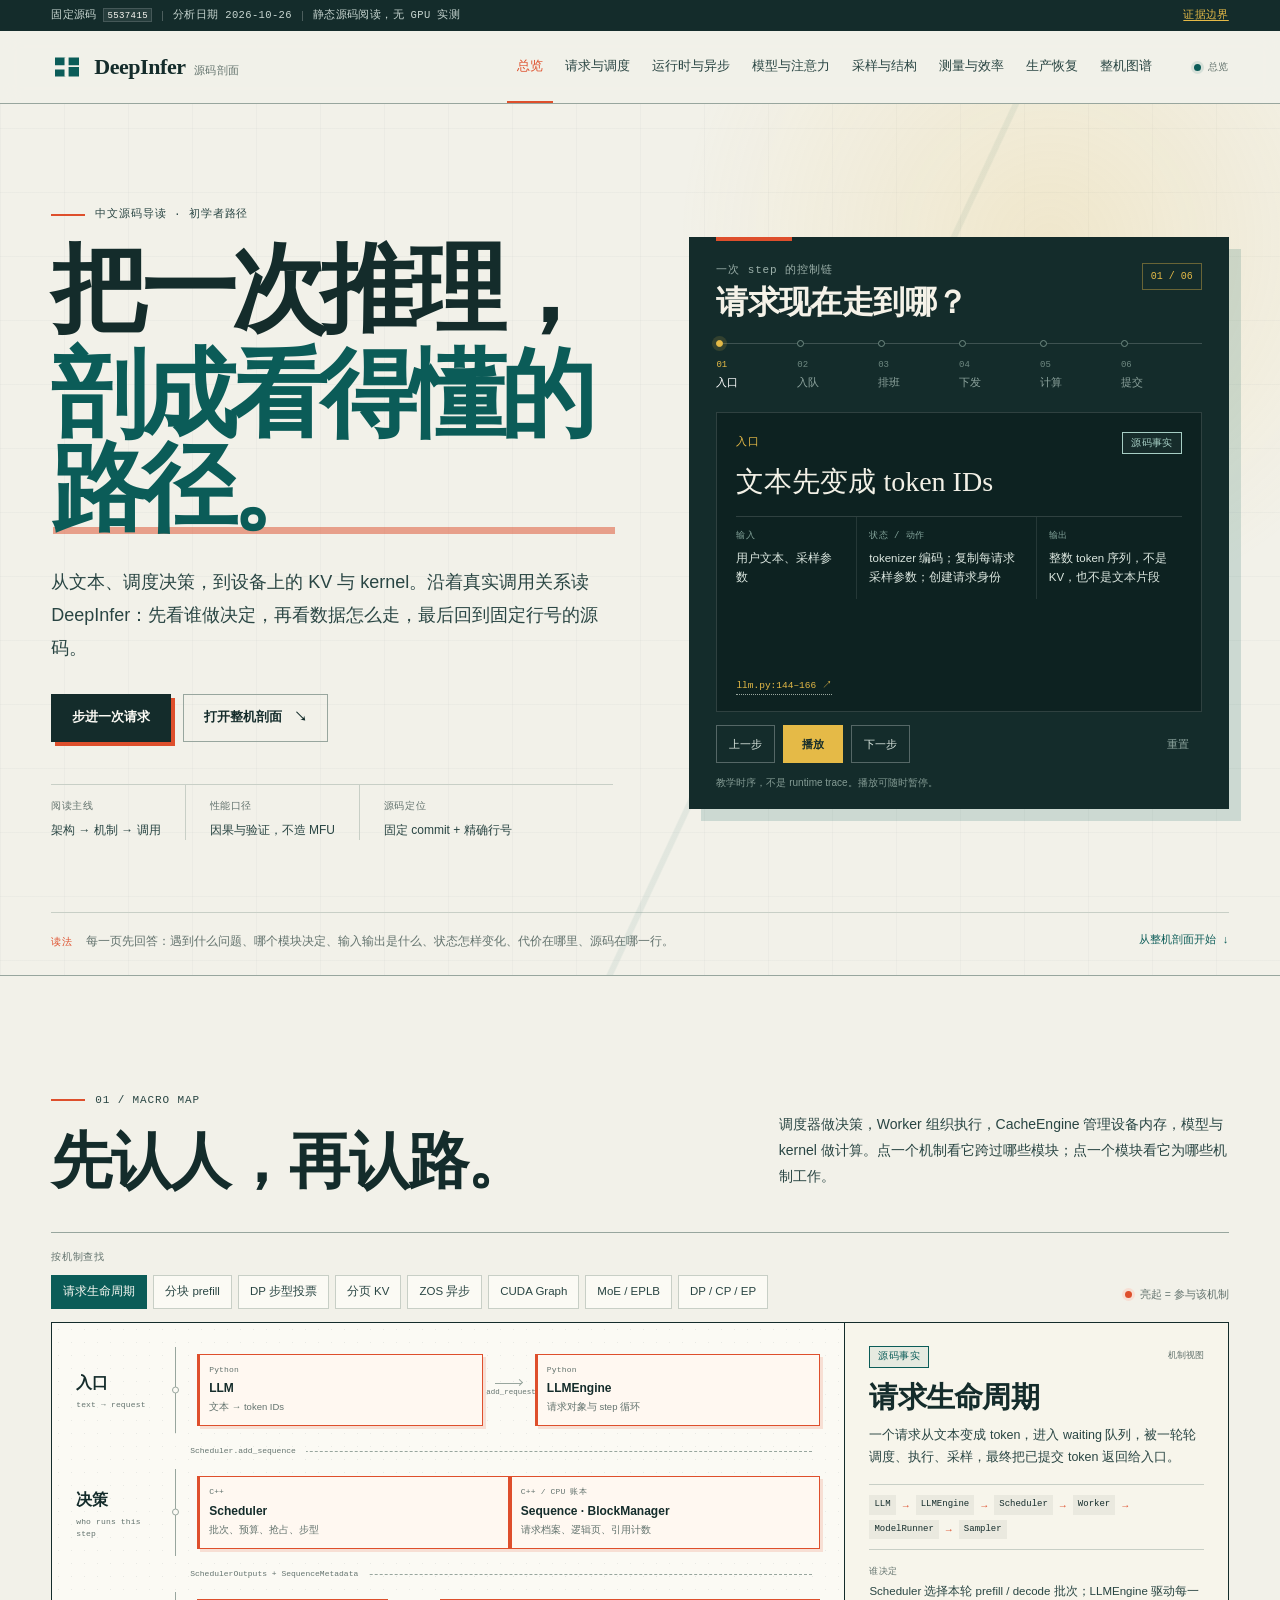
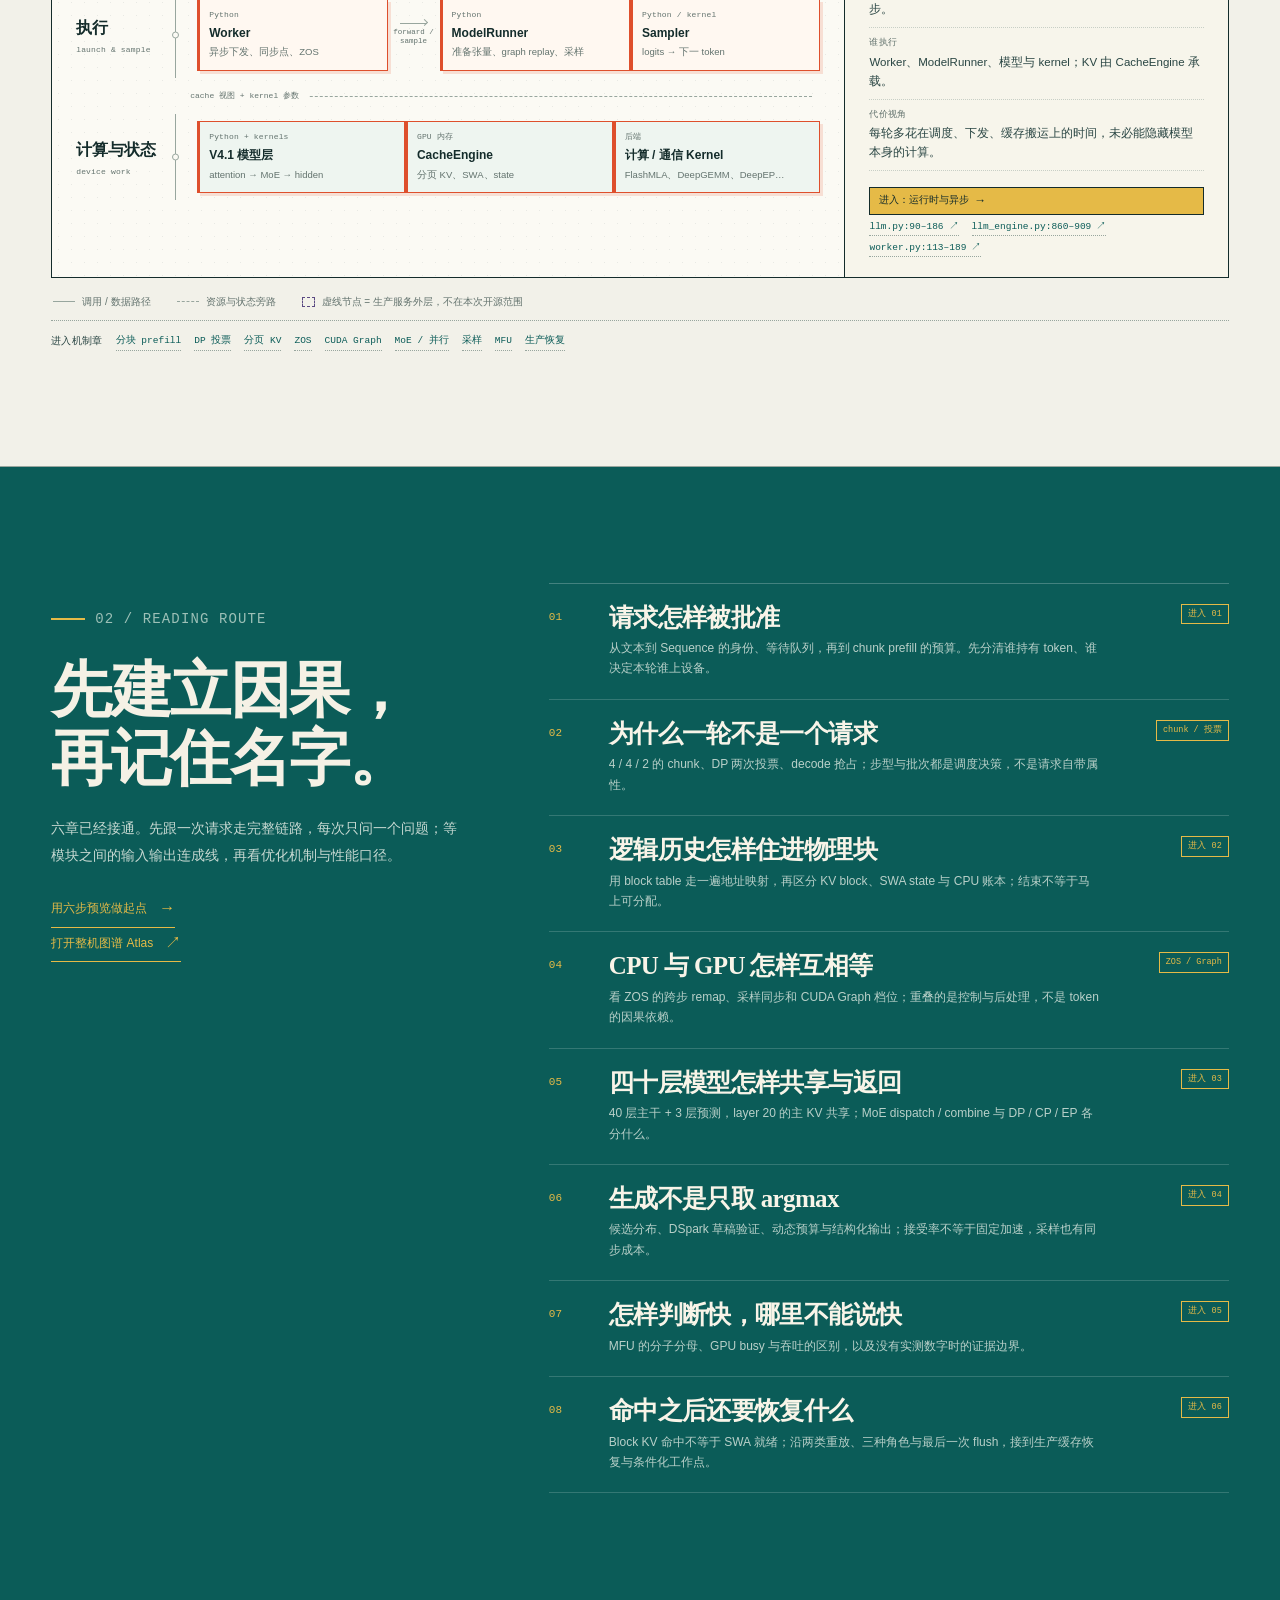
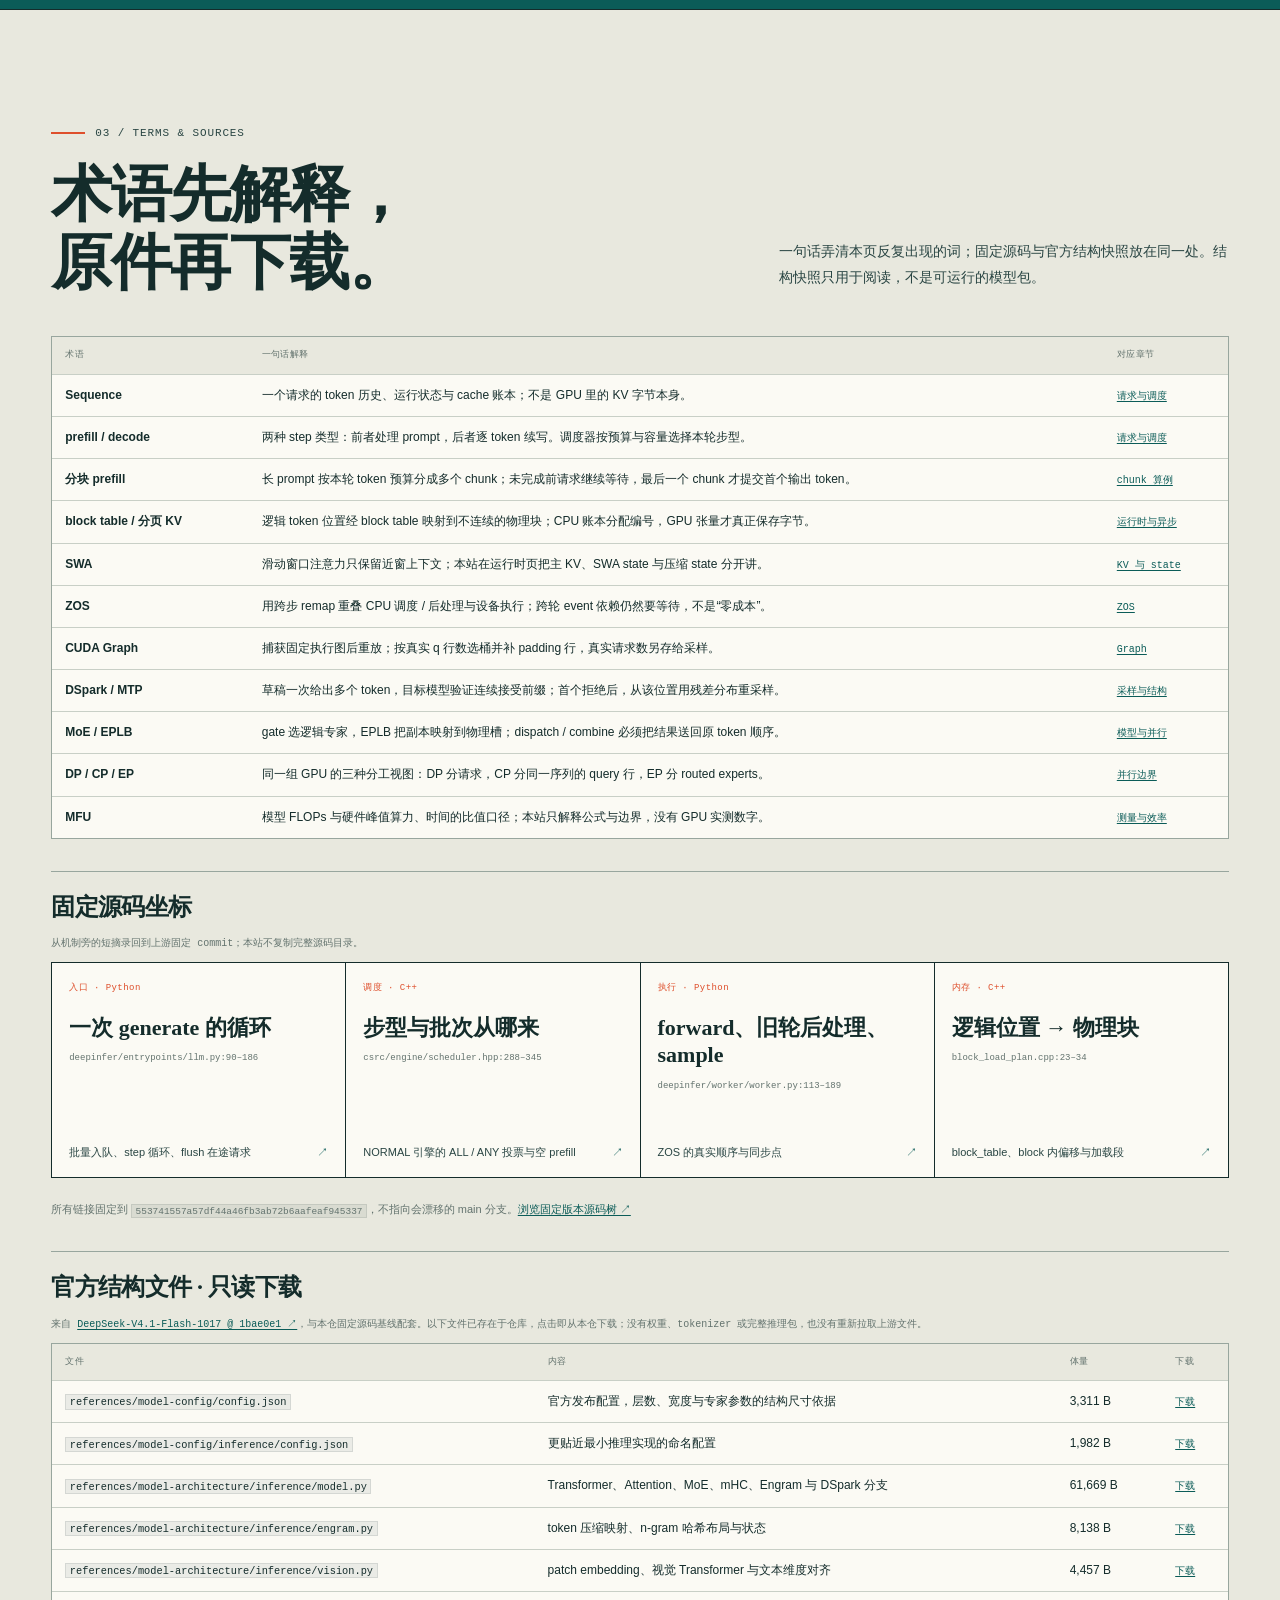
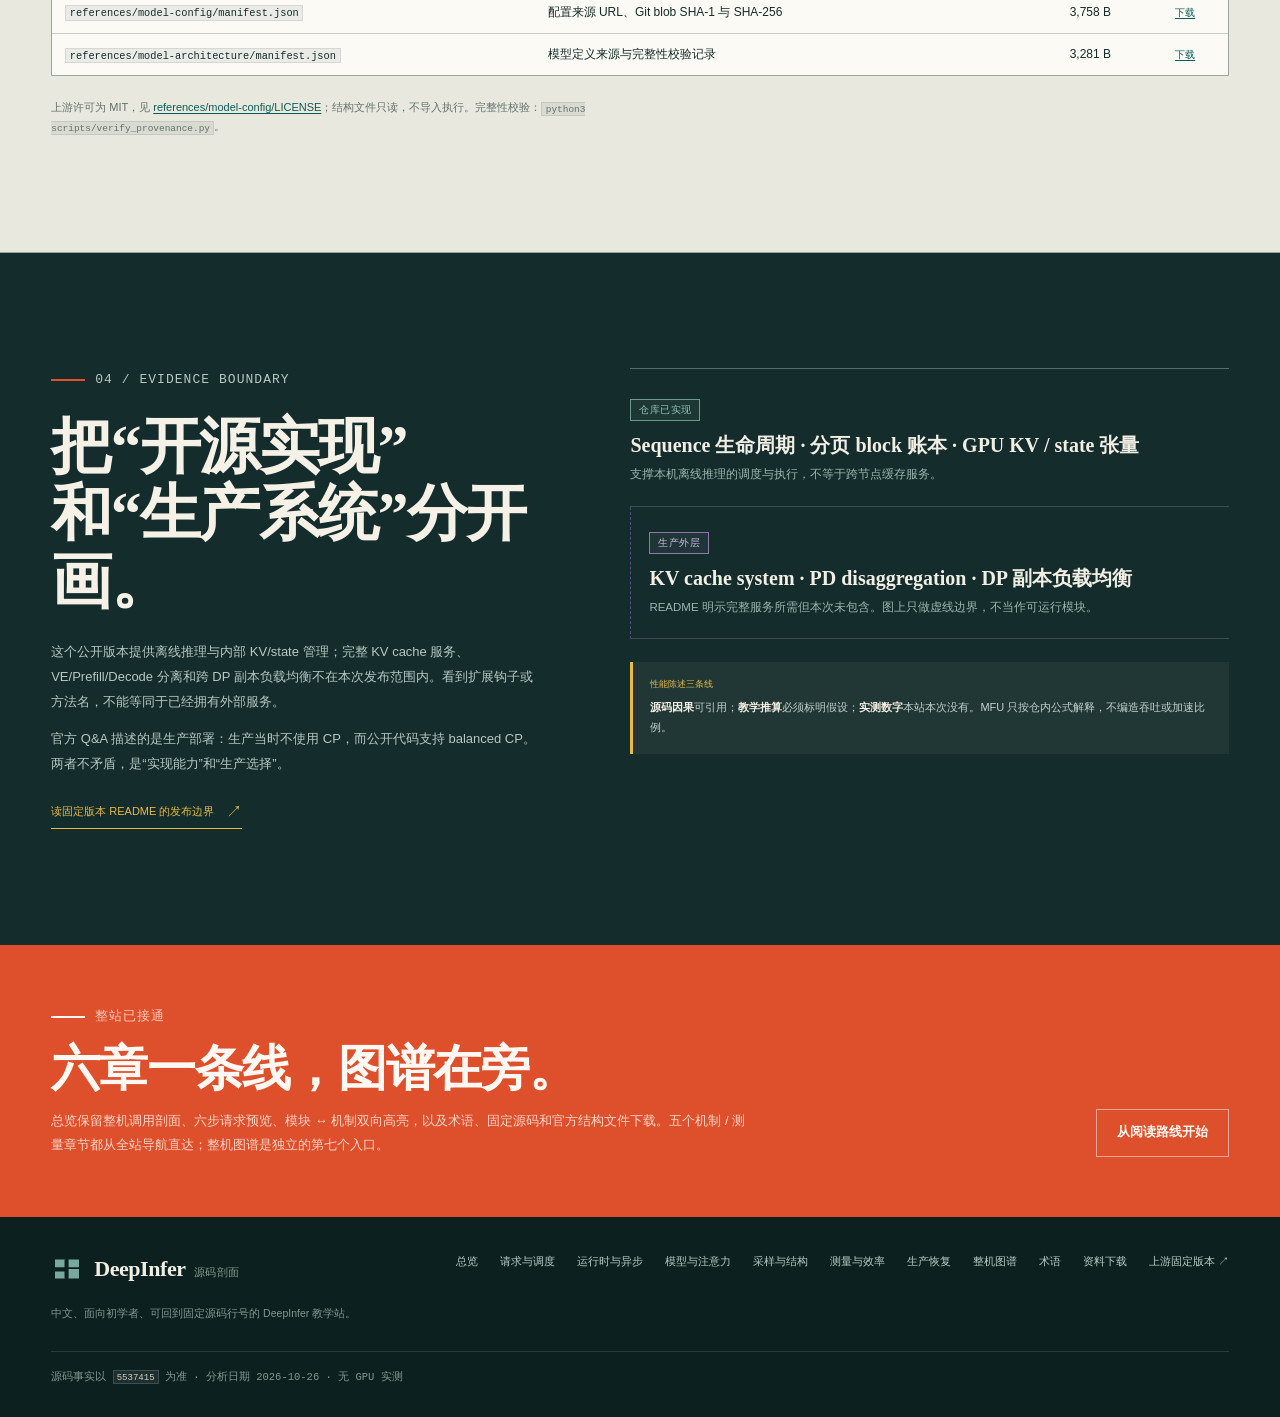
<file: index.html>
<!doctype html>
<html lang="zh-CN" class="no-js">
<head>
  <meta charset="utf-8">
  <meta name="viewport" content="width=device-width, initial-scale=1">
  <title>DeepInfer 剖面：从请求读到 kernel 的源码导读</title>
  <meta name="description" content="面向初学者的 DeepInfer 中文源码导读。先看整机调用关系，再沿请求、调度、KV、执行和模型逐步下钻。固定源码 SHA，标注证据边界，无 GPU 实测。">
  <meta name="color-scheme" content="light">
  <meta property="og:title" content="DeepInfer 剖面">
  <meta property="og:description" content="把一次推理，剖成看得懂的路径。固定 SHA 的中文源码导读。">
  <meta property="og:type" content="website">
  <link rel="icon" href="assets/favicon.svg" type="image/svg+xml">
  <link rel="stylesheet" href="assets/site.css">
  <link rel="stylesheet" href="assets/navigation.css">
  <script>document.documentElement.classList.remove('no-js');document.documentElement.classList.add('js');</script>
  <script src="assets/site.js" defer></script>
</head>
<body>
<a class="skip-link" href="#main">跳到正文</a>
<div class="version-bar">
  <div class="wrap version-bar__in">
    <span>固定源码 <code>5537415</code></span>
    <span class="version-bar__sep" aria-hidden="true"></span>
    <span>分析日期 2026-10-26</span>
    <span class="version-bar__sep" aria-hidden="true"></span>
    <span>静态源码阅读，无 GPU 实测</span>
    <a href="#boundary">证据边界</a>
  </div>
</div>

<header class="site-header">
  <div class="wrap site-header__in">
    <a class="brand" href="index.html" aria-label="DeepInfer 剖面首页">
      <svg class="brand__mark" viewBox="0 0 40 40" aria-hidden="true">
        <path d="M5 8h13v11H5zM22 8h13v24H22zM5 23h13v9H5z"/>
        <path class="brand__cut" d="M5 19h30M18 8v24"/>
      </svg>
      <span class="brand__text"><strong>DeepInfer</strong><span>源码剖面</span></span>
    </a>
    <nav class="primary-nav" aria-label="全站导航">
      <a href="index.html" aria-current="page">总览</a>
      <a href="scheduling.html">请求与调度</a>
      <a href="runtime.html">运行时与异步</a>
      <a href="model.html">模型与注意力</a>
      <a href="sampling.html">采样与结构</a>
      <a href="performance.html">测量与效率</a>
      <a href="production.html">生产恢复</a>
      <a href="atlas.html">整机图谱</a>
    </nav>
    <span class="header-status"><i aria-hidden="true"></i>总览</span>
  </div>
</header>

<main id="main">
  <section class="hero" aria-labelledby="hero-title">
    <div class="hero__wash" aria-hidden="true"></div>
    <div class="wrap hero__grid">
      <div class="hero__copy">
        <p class="eyebrow"><span class="eyebrow__rule"></span>中文源码导读 · 初学者路径</p>
        <h1 id="hero-title">把一次推理，<br><span>剖成看得懂的路径。</span></h1>
        <p class="hero__lede">从文本、调度决策，到设备上的 KV 与 kernel。沿着真实调用关系读 DeepInfer：先看谁做决定，再看数据怎么走，最后回到固定行号的源码。</p>
        <div class="hero__actions">
          <a class="button button--primary" href="#trace">步进一次请求</a>
          <a class="button button--quiet" href="#atlas">打开整机剖面<span aria-hidden="true">↘</span></a>
        </div>
        <dl class="hero__facts" aria-label="阅读事实">
          <div><dt>阅读主线</dt><dd>架构 → 机制 → 调用</dd></div>
          <div><dt>性能口径</dt><dd>因果与验证，不造 MFU</dd></div>
          <div><dt>源码定位</dt><dd>固定 commit + 精确行号</dd></div>
        </dl>
      </div>

      <div class="trace-console" id="trace" data-trace>
        <div class="trace-console__head">
          <div>
            <p class="micro-label">一次 step 的控制链</p>
            <h2>请求现在走到哪？</h2>
          </div>
          <span class="state-pill" data-trace-count aria-live="polite">01 / 06</span>
        </div>

        <div class="trace-rail" aria-label="请求步进阶段">
          <button class="trace-dot is-active" type="button" data-trace-go="0" aria-pressed="true"><span>01</span>入口</button>
          <button class="trace-dot" type="button" data-trace-go="1" aria-pressed="false"><span>02</span>入队</button>
          <button class="trace-dot" type="button" data-trace-go="2" aria-pressed="false"><span>03</span>排班</button>
          <button class="trace-dot" type="button" data-trace-go="3" aria-pressed="false"><span>04</span>下发</button>
          <button class="trace-dot" type="button" data-trace-go="4" aria-pressed="false"><span>05</span>计算</button>
          <button class="trace-dot" type="button" data-trace-go="5" aria-pressed="false"><span>06</span>提交</button>
        </div>

        <div class="trace-screen" aria-live="polite">
          <div class="trace-screen__meta">
            <span class="micro-label" data-trace-stage>入口</span>
            <span class="tag tag--source">源码事实</span>
          </div>
          <p class="trace-screen__title" data-trace-title>文本先变成 token IDs</p>
          <div class="trace-io">
            <div><span>输入</span><p data-trace-input>用户文本、采样参数</p></div>
            <div><span>状态 / 动作</span><p data-trace-action>tokenizer 编码，复制采样参数</p></div>
            <div><span>输出</span><p data-trace-output>整数 token 序列</p></div>
          </div>
          <a class="srcline" data-trace-source href="https://github.com/deepseek-ai/DeepInfer/blob/553741557a57df44a46fb3ab72b6aafeaf945337/deepinfer/entrypoints/llm.py#L144-L166" target="_blank" rel="noopener noreferrer">llm.py:144–166 <span aria-hidden="true">↗</span></a>
        </div>

        <div class="console-controls js-only">
          <button type="button" class="control" data-trace-prev>上一步</button>
          <button type="button" class="control control--play" data-trace-play aria-pressed="false">播放</button>
          <button type="button" class="control" data-trace-next>下一步</button>
          <button type="button" class="control control--reset" data-trace-reset>重置</button>
        </div>
        <p class="console-foot">教学时序，不是 runtime trace。播放可随时暂停。</p>
        <noscript>
          <div class="nojs-trace">
            <p>JavaScript 已关闭。下面用完整文字回退代替步进控制；每个节点仍可回到固定源码。</p>
            <ol>
              <li><strong>入口</strong>：LLM 将文本编码为 token IDs，创建并入队请求。<a href="https://github.com/deepseek-ai/DeepInfer/blob/553741557a57df44a46fb3ab72b6aafeaf945337/deepinfer/entrypoints/llm.py#L144-L166" target="_blank" rel="noopener noreferrer">llm.py:144–166</a></li>
              <li><strong>入队</strong>：LLMEngine 建立 Sequence；Scheduler 的 waiting 队列持有待调度请求。<a href="https://github.com/deepseek-ai/DeepInfer/blob/553741557a57df44a46fb3ab72b6aafeaf945337/deepinfer/engine/llm_engine.py#L471-L630" target="_blank" rel="noopener noreferrer">llm_engine.py:471–630</a></li>
              <li><strong>排班</strong>：C++ Scheduler 选择 prefill 或 decode、组批并产出 SchedulerOutputs。<a href="https://github.com/deepseek-ai/DeepInfer/blob/553741557a57df44a46fb3ab72b6aafeaf945337/csrc/engine/scheduler.hpp#L288-L345" target="_blank" rel="noopener noreferrer">scheduler.hpp:288–345</a></li>
              <li><strong>下发与计算</strong>：Worker/ModelRunner 下发 forward、读取 cache 映射并调用模型 kernel。<a href="https://github.com/deepseek-ai/DeepInfer/blob/553741557a57df44a46fb3ab72b6aafeaf945337/deepinfer/worker/worker.py#L113-L189" target="_blank" rel="noopener noreferrer">worker.py:113–189</a></li>
              <li><strong>采样</strong>：Sampler 从 hidden states 得到 logits 与 token；MTP 时还要验证上一轮草稿。<a href="https://github.com/deepseek-ai/DeepInfer/blob/553741557a57df44a46fb3ab72b6aafeaf945337/deepinfer/model_executor/layers/sampler.py#L56-L93" target="_blank" rel="noopener noreferrer">sampler.py:56–93</a></li>
              <li><strong>提交</strong>：process_outputs 只提交被接受的 token，更新 cache 账本并判断停止。<a href="https://github.com/deepseek-ai/DeepInfer/blob/553741557a57df44a46fb3ab72b6aafeaf945337/csrc/engine/scheduler.hpp#L872-L1003" target="_blank" rel="noopener noreferrer">scheduler.hpp:872–1003</a></li>
            </ol>
          </div>
        </noscript>
      </div>
    </div>

    <div class="wrap hero__caption">
      <p><span>读法</span> 每一页先回答：遇到什么问题、哪个模块决定、输入输出是什么、状态怎样变化、代价在哪里、源码在哪一行。</p>
      <a href="#atlas">从整机剖面开始<span aria-hidden="true">↓</span></a>
    </div>
  </section>

  <section class="atlas section" id="atlas" aria-labelledby="atlas-title">
    <div class="wrap">
      <div class="section-head">
        <div>
          <p class="eyebrow"><span class="eyebrow__rule"></span>01 / MACRO MAP</p>
          <h2 id="atlas-title">先认人，再认路。</h2>
        </div>
        <p class="section-head__intro">调度器做决策，Worker 组织执行，CacheEngine 管理设备内存，模型与 kernel 做计算。点一个机制看它跨过哪些模块；点一个模块看它为哪些机制工作。</p>
      </div>

      <div class="atlas-toolbar">
        <div>
          <span class="toolbar-label">按机制查找</span>
          <div class="mechanism-pills" role="group" aria-label="按机制高亮模块">
            <button class="mech-pill is-active" type="button" data-mech="lifecycle" aria-pressed="true">请求生命周期</button>
            <button class="mech-pill" type="button" data-mech="chunk" aria-pressed="false">分块 prefill</button>
            <button class="mech-pill" type="button" data-mech="vote" aria-pressed="false">DP 步型投票</button>
            <button class="mech-pill" type="button" data-mech="paged" aria-pressed="false">分页 KV</button>
            <button class="mech-pill" type="button" data-mech="zos" aria-pressed="false">ZOS 异步</button>
            <button class="mech-pill" type="button" data-mech="graph" aria-pressed="false">CUDA Graph</button>
            <button class="mech-pill" type="button" data-mech="moe" aria-pressed="false">MoE / EPLB</button>
            <button class="mech-pill" type="button" data-mech="parallel" aria-pressed="false">DP / CP / EP</button>
          </div>
        </div>
        <p class="atlas-toolbar__hint"><span class="legend-dot"></span>亮起 = 参与该机制</p>
      </div>

      <div class="atlas-board" data-atlas>
        <div class="atlas-grid" aria-label="DeepInfer 模块调用剖面">
          <div class="atlas-lane" data-lane="entry">
            <div class="lane-flag"><span>入口</span><small>text → request</small></div>
            <div class="lane-nodes">
              <button class="node" type="button" data-module="llm" aria-pressed="false">
                <span class="node__type">Python</span>
                <strong>LLM</strong>
                <small>文本 → token IDs</small>
              </button>
              <span class="flow-arrow" aria-hidden="true"><i></i><small>_add_request</small></span>
              <button class="node" type="button" data-module="engine" aria-pressed="false">
                <span class="node__type">Python</span>
                <strong>LLMEngine</strong>
                <small>请求对象与 step 循环</small>
              </button>
            </div>
          </div>

          <div class="lane-bridge"><span>Scheduler.add_sequence</span><i aria-hidden="true"></i></div>

          <div class="atlas-lane" data-lane="control">
            <div class="lane-flag"><span>决策</span><small>who runs this step</small></div>
            <div class="lane-nodes">
              <button class="node node--decide" type="button" data-module="scheduler" aria-pressed="false">
                <span class="node__type">C++</span>
                <strong>Scheduler</strong>
                <small>批次、预算、抢占、步型</small>
              </button>
              <button class="node" type="button" data-module="ledger" aria-pressed="false">
                <span class="node__type">C++ / CPU 账本</span>
                <strong>Sequence · BlockManager</strong>
                <small>请求档案、逻辑页、引用计数</small>
              </button>
            </div>
          </div>

          <div class="lane-bridge"><span>SchedulerOutputs + SequenceMetadata</span><i aria-hidden="true"></i></div>

          <div class="atlas-lane" data-lane="execute">
            <div class="lane-flag"><span>执行</span><small>launch &amp; sample</small></div>
            <div class="lane-nodes">
              <button class="node" type="button" data-module="worker" aria-pressed="false">
                <span class="node__type">Python</span>
                <strong>Worker</strong>
                <small>异步下发、同步点、ZOS</small>
              </button>
              <span class="flow-arrow" aria-hidden="true"><i></i><small>forward / sample</small></span>
              <button class="node" type="button" data-module="runner" aria-pressed="false">
                <span class="node__type">Python</span>
                <strong>ModelRunner</strong>
                <small>准备张量、graph replay、采样</small>
              </button>
              <button class="node" type="button" data-module="sampler" aria-pressed="false">
                <span class="node__type">Python / kernel</span>
                <strong>Sampler</strong>
                <small>logits → 下一 token</small>
              </button>
            </div>
          </div>

          <div class="lane-bridge"><span>cache 视图 + kernel 参数</span><i aria-hidden="true"></i></div>

          <div class="atlas-lane atlas-lane--resource" data-lane="resource">
            <div class="lane-flag"><span>计算与状态</span><small>device work</small></div>
            <div class="lane-nodes">
              <button class="node node--compute" type="button" data-module="model" aria-pressed="false">
                <span class="node__type">Python + kernels</span>
                <strong>V4.1 模型层</strong>
                <small>attention → MoE → hidden</small>
              </button>
              <button class="node" type="button" data-module="cache" aria-pressed="false">
                <span class="node__type">GPU 内存</span>
                <strong>CacheEngine</strong>
                <small>分页 KV、SWA、state</small>
              </button>
              <button class="node" type="button" data-module="kernels" aria-pressed="false">
                <span class="node__type">后端</span>
                <strong>计算 / 通信 Kernel</strong>
                <small>FlashMLA、DeepGEMM、DeepEP…</small>
              </button>
            </div>
          </div>
        </div>

        <aside class="atlas-readout" aria-live="polite" aria-labelledby="readout-title">
          <div class="readout-kicker">
            <span class="tag tag--source">源码事实</span>
            <span class="readout-mode" data-readout-mode>机制视图</span>
          </div>
          <h3 id="readout-title" data-readout-title>请求生命周期</h3>
          <p class="readout-summary" data-readout-summary>一个请求从文本变成 token，进入 waiting 队列，被一轮轮调度、执行、采样，最终把已提交 token 返回给入口。</p>
          <div class="readout-path" data-readout-path>
            <span>LLM</span><i aria-hidden="true">→</i><span>LLMEngine</span><i aria-hidden="true">→</i><span>Scheduler</span><i aria-hidden="true">→</i><span>Worker</span><i aria-hidden="true">→</i><span>ModelRunner</span><i aria-hidden="true">→</i><span>Sampler</span>
          </div>
          <dl class="readout-facts">
            <div><dt>谁决定</dt><dd data-readout-decide>Scheduler 选择本轮 prefill / decode 批次。</dd></div>
            <div><dt>谁执行</dt><dd data-readout-execute>Worker、ModelRunner 与模型/kernel；KV 由 CacheEngine 承载。</dd></div>
            <div><dt>代价视角</dt><dd data-readout-cost>每轮多花在调度、下发、缓存搬运上的时间，未必能隐藏模型本身的计算。</dd></div>
          </dl>
          <div class="readout-links" data-readout-links>
            <a class="readout-chapter" href="runtime.html#life">进入：运行时与异步 <span aria-hidden="true">→</span></a>
            <a class="srcline" href="https://github.com/deepseek-ai/DeepInfer/blob/553741557a57df44a46fb3ab72b6aafeaf945337/deepinfer/entrypoints/llm.py#L90-L186" target="_blank" rel="noopener noreferrer">llm.py:90–186 <span aria-hidden="true">↗</span></a>
            <a class="srcline" href="https://github.com/deepseek-ai/DeepInfer/blob/553741557a57df44a46fb3ab72b6aafeaf945337/deepinfer/engine/llm_engine.py#L860-L909" target="_blank" rel="noopener noreferrer">llm_engine.py:860–909 <span aria-hidden="true">↗</span></a>
          </div>
        </aside>
      </div>

      <div class="atlas-legend" aria-label="图例">
        <span><i class="legend-line legend-line--solid"></i>调用 / 数据路径</span>
        <span><i class="legend-line legend-line--dashed"></i>资源与状态旁路</span>
        <span><i class="legend-block"></i>虚线节点 = 生产服务外层，不在本次开源范围</span>
      </div>
      <nav class="atlas-jumps" aria-label="机制对应章节">
        <span class="atlas-jumps__label">进入机制章</span>
        <a href="scheduling.html#chunk">分块 prefill</a>
        <a href="scheduling.html#vote">DP 投票</a>
        <a href="runtime.html#kv">分页 KV</a>
        <a href="runtime.html#zos">ZOS</a>
        <a href="runtime.html#graph">CUDA Graph</a>
        <a href="model.html#parallel">MoE / 并行</a>
        <a href="sampling.html#sample">采样</a>
        <a href="performance.html#formula">MFU</a>
        <a href="production.html#replay">生产恢复</a>
      </nav>

      <div class="static-atlas nojs-only">
        <h3>无 JavaScript 阅读：模块与职责</h3>
        <div class="table-scroll"><table>
          <thead><tr><th>模块</th><th>职责</th><th>主要输入 → 输出</th><th>固定源码</th></tr></thead>
          <tbody>
            <tr><td>LLM</td><td>离线入口；编码文本、批量加请求、循环 step</td><td>文本 / prompt token IDs → RequestOutput</td><td><a href="https://github.com/deepseek-ai/DeepInfer/blob/553741557a57df44a46fb3ab72b6aafeaf945337/deepinfer/entrypoints/llm.py#L144-L186" target="_blank" rel="noopener noreferrer">llm.py:144–186</a></td></tr>
            <tr><td>LLMEngine</td><td>协调调度、worker、缓存与输出后处理</td><td>请求对象 → 每步 RequestOutput</td><td><a href="https://github.com/deepseek-ai/DeepInfer/blob/553741557a57df44a46fb3ab72b6aafeaf945337/deepinfer/engine/llm_engine.py#L860-L909" target="_blank" rel="noopener noreferrer">llm_engine.py:860–909</a></td></tr>
            <tr><td>Scheduler</td><td>C++ 批次与资源决策边界</td><td>队列、预算、cache 容量 → SchedulerOutputs</td><td><a href="https://github.com/deepseek-ai/DeepInfer/blob/553741557a57df44a46fb3ab72b6aafeaf945337/csrc/engine/scheduler.hpp#L288-L345" target="_blank" rel="noopener noreferrer">scheduler.hpp:288–345</a></td></tr>
            <tr><td>Worker / ModelRunner</td><td>组织 forward、sample、同步与 graph 执行</td><td>SequenceMetadata → 采样输出与事件</td><td><a href="https://github.com/deepseek-ai/DeepInfer/blob/553741557a57df44a46fb3ab72b6aafeaf945337/deepinfer/worker/worker.py#L113-L189" target="_blank" rel="noopener noreferrer">worker.py:113–189</a></td></tr>
            <tr><td>CacheEngine</td><td>真实的 GPU KV / state 张量及按层视图</td><td>容量配置 → gpu_blocks / gpu_states</td><td><a href="https://github.com/deepseek-ai/DeepInfer/blob/553741557a57df44a46fb3ab72b6aafeaf945337/deepinfer/worker/cache_engine.py#L918-L966" target="_blank" rel="noopener noreferrer">cache_engine.py:918–966</a></td></tr>
            <tr><td>V4.1 模型 / kernel</td><td>attention、MoE 与后端计算库</td><td>hidden、cache 映射 → hidden / logits</td><td><a href="https://github.com/deepseek-ai/DeepInfer/blob/553741557a57df44a46fb3ab72b6aafeaf945337/deepinfer/model_executor/models/deepseek.py#L154-L248" target="_blank" rel="noopener noreferrer">deepseek.py:154–248</a></td></tr>
          </tbody>
        </table></div>
        <p class="micro-note">交互被关闭时，本页仍提供完整正文和固定源码链接；本表仅覆盖总览层。请求与调度、KV / 生命周期、异步 / Graph、模型、采样、测量与生产恢复均已接通，章节入口见阅读路线与全站导航。</p>
      </div>
    </div>
  </section>

  <section class="route section" id="route" aria-labelledby="route-title">
    <div class="wrap route__grid">
      <div class="route__intro">
        <p class="eyebrow"><span class="eyebrow__rule"></span>02 / READING ROUTE</p>
        <h2 id="route-title">先建立因果，<br>再记住名字。</h2>
        <p>六章已经接通。先跟一次请求走完整链路，每次只问一个问题；等模块之间的输入输出连成线，再看优化机制与性能口径。</p>
        <p>
          <a class="text-link text-link--light" href="#trace">用六步预览做起点<span aria-hidden="true">→</span></a><br>
          <a class="text-link text-link--light" href="atlas.html">打开整机图谱 Atlas<span aria-hidden="true">↗</span></a>
        </p>
      </div>
      <ol class="route-list">
        <li>
          <span class="route-no">01</span>
          <div><h3>请求怎样被批准</h3><p>从文本到 Sequence 的身份、等待队列，再到 chunk prefill 的预算。先分清谁持有 token、谁决定本轮谁上设备。</p></div>
          <span class="route-state route-state--live"><a href="scheduling.html#req">进入 01</a></span>
        </li>
        <li>
          <span class="route-no">02</span>
          <div><h3>为什么一轮不是一个请求</h3><p>4 / 4 / 2 的 chunk、DP 两次投票、decode 抢占；步型与批次都是调度决策，不是请求自带属性。</p></div>
          <span class="route-state route-state--live"><a href="scheduling.html#chunk">chunk / 投票</a></span>
        </li>
        <li>
          <span class="route-no">03</span>
          <div><h3>逻辑历史怎样住进物理块</h3><p>用 block table 走一遍地址映射，再区分 KV block、SWA state 与 CPU 账本；结束不等于马上可分配。</p></div>
          <span class="route-state route-state--live"><a href="runtime.html#kv">进入 02</a></span>
        </li>
        <li>
          <span class="route-no">04</span>
          <div><h3>CPU 与 GPU 怎样互相等</h3><p>看 ZOS 的跨步 remap、采样同步和 CUDA Graph 档位；重叠的是控制与后处理，不是 token 的因果依赖。</p></div>
          <span class="route-state route-state--live"><a href="runtime.html#zos">ZOS / Graph</a></span>
        </li>
        <li>
          <span class="route-no">05</span>
          <div><h3>四十层模型怎样共享与返回</h3><p>40 层主干 + 3 层预测，layer 20 的主 KV 共享；MoE dispatch / combine 与 DP / CP / EP 各分什么。</p></div>
          <span class="route-state route-state--live"><a href="model.html#structure">进入 03</a></span>
        </li>
        <li>
          <span class="route-no">06</span>
          <div><h3>生成不是只取 argmax</h3><p>候选分布、DSpark 草稿验证、动态预算与结构化输出；接受率不等于固定加速，采样也有同步成本。</p></div>
          <span class="route-state route-state--live"><a href="sampling.html#sample">进入 04</a></span>
        </li>
        <li>
          <span class="route-no">07</span>
          <div><h3>怎样判断快，哪里不能说快</h3><p>MFU 的分子分母、GPU busy 与吞吐的区别，以及没有实测数字时的证据边界。</p></div>
          <span class="route-state route-state--live"><a href="performance.html#formula">进入 05</a></span>
        </li>
        <li>
          <span class="route-no">08</span>
          <div><h3>命中之后还要恢复什么</h3><p>Block KV 命中不等于 SWA 就绪；沿两类重放、三种角色与最后一次 flush，接到生产缓存恢复与条件化工作点。</p></div>
          <span class="route-state route-state--live"><a href="production.html#replay">进入 06</a></span>
        </li>
      </ol>
    </div>
  </section>

  <section class="sources section" id="glossary" aria-labelledby="glossary-title">
    <div class="wrap">
      <div class="section-head section-head--compact">
        <div>
          <p class="eyebrow"><span class="eyebrow__rule"></span>03 / TERMS &amp; SOURCES</p>
          <h2 id="glossary-title">术语先解释，<br>原件再下载。</h2>
        </div>
        <p class="section-head__intro">一句话弄清本页反复出现的词；固定源码与官方结构快照放在同一处。结构快照只用于阅读，不是可运行的模型包。</p>
      </div>

      <div class="table-scroll">
        <table aria-label="DeepInfer 术语简表">
          <thead><tr><th scope="col">术语</th><th scope="col">一句话解释</th><th scope="col">对应章节</th></tr></thead>
          <tbody>
            <tr><td><strong>Sequence</strong></td><td>一个请求的 token 历史、运行状态与 cache 账本；不是 GPU 里的 KV 字节本身。</td><td><a href="scheduling.html#req">请求与调度</a></td></tr>
            <tr><td><strong>prefill / decode</strong></td><td>两种 step 类型：前者处理 prompt，后者逐 token 续写。调度器按预算与容量选择本轮步型。</td><td><a href="scheduling.html#chunk">请求与调度</a></td></tr>
            <tr><td><strong>分块 prefill</strong></td><td>长 prompt 按本轮 token 预算分成多个 chunk；未完成前请求继续等待，最后一个 chunk 才提交首个输出 token。</td><td><a href="scheduling.html#chunk">chunk 算例</a></td></tr>
            <tr><td><strong>block table / 分页 KV</strong></td><td>逻辑 token 位置经 block table 映射到不连续的物理块；CPU 账本分配编号，GPU 张量才真正保存字节。</td><td><a href="runtime.html#kv">运行时与异步</a></td></tr>
            <tr><td><strong>SWA</strong></td><td>滑动窗口注意力只保留近窗上下文；本站在运行时页把主 KV、SWA state 与压缩 state 分开讲。</td><td><a href="runtime.html#kv">KV 与 state</a></td></tr>
            <tr><td><strong>ZOS</strong></td><td>用跨步 remap 重叠 CPU 调度 / 后处理与设备执行；跨轮 event 依赖仍然要等待，不是“零成本”。</td><td><a href="runtime.html#zos">ZOS</a></td></tr>
            <tr><td><strong>CUDA Graph</strong></td><td>捕获固定执行图后重放；按真实 q 行数选桶并补 padding 行，真实请求数另存给采样。</td><td><a href="runtime.html#graph">Graph</a></td></tr>
            <tr><td><strong>DSpark / MTP</strong></td><td>草稿一次给出多个 token，目标模型验证连续接受前缀；首个拒绝后，从该位置用残差分布重采样。</td><td><a href="sampling.html#dspark">采样与结构</a></td></tr>
            <tr><td><strong>MoE / EPLB</strong></td><td>gate 选逻辑专家，EPLB 把副本映射到物理槽；dispatch / combine 必须把结果送回原 token 顺序。</td><td><a href="model.html#parallel">模型与并行</a></td></tr>
            <tr><td><strong>DP / CP / EP</strong></td><td>同一组 GPU 的三种分工视图：DP 分请求，CP 分同一序列的 query 行，EP 分 routed experts。</td><td><a href="model.html#parallel">并行边界</a></td></tr>
            <tr><td><strong>MFU</strong></td><td>模型 FLOPs 与硬件峰值算力、时间的比值口径；本站只解释公式与边界，没有 GPU 实测数字。</td><td><a href="performance.html#formula">测量与效率</a></td></tr>
          </tbody>
        </table>
      </div>

      <div class="static-atlas" id="sources">
        <h3>固定源码坐标</h3>
        <p class="micro-note">从机制旁的短摘录回到上游固定 commit；本站不复制完整源码目录。</p>
        <div class="source-grid">
          <a class="source-card" href="https://github.com/deepseek-ai/DeepInfer/blob/553741557a57df44a46fb3ab72b6aafeaf945337/deepinfer/entrypoints/llm.py#L90-L186" target="_blank" rel="noopener noreferrer">
            <span class="source-card__kind">入口 · Python</span>
            <strong>一次 generate 的循环</strong>
            <code>deepinfer/entrypoints/llm.py:90–186</code>
            <span>批量入队、step 循环、flush 在途请求<span aria-hidden="true">↗</span></span>
          </a>
          <a class="source-card" href="https://github.com/deepseek-ai/DeepInfer/blob/553741557a57df44a46fb3ab72b6aafeaf945337/csrc/engine/scheduler.hpp#L288-L345" target="_blank" rel="noopener noreferrer">
            <span class="source-card__kind">调度 · C++</span>
            <strong>步型与批次从哪来</strong>
            <code>csrc/engine/scheduler.hpp:288–345</code>
            <span>NORMAL 引擎的 ALL / ANY 投票与空 prefill<span aria-hidden="true">↗</span></span>
          </a>
          <a class="source-card" href="https://github.com/deepseek-ai/DeepInfer/blob/553741557a57df44a46fb3ab72b6aafeaf945337/deepinfer/worker/worker.py#L113-L189" target="_blank" rel="noopener noreferrer">
            <span class="source-card__kind">执行 · Python</span>
            <strong>forward、旧轮后处理、sample</strong>
            <code>deepinfer/worker/worker.py:113–189</code>
            <span>ZOS 的真实顺序与同步点<span aria-hidden="true">↗</span></span>
          </a>
          <a class="source-card" href="https://github.com/deepseek-ai/DeepInfer/blob/553741557a57df44a46fb3ab72b6aafeaf945337/csrc/engine/input_metadata/block_load_plan.cpp#L23-L34" target="_blank" rel="noopener noreferrer">
            <span class="source-card__kind">内存 · C++</span>
            <strong>逻辑位置 → 物理块</strong>
            <code>block_load_plan.cpp:23–34</code>
            <span>block_table、block 内偏移与加载段<span aria-hidden="true">↗</span></span>
          </a>
        </div>
        <p class="source-foot">所有链接固定到 <code>553741557a57df44a46fb3ab72b6aafeaf945337</code>，不指向会漂移的 main 分支。<a href="https://github.com/deepseek-ai/DeepInfer/tree/553741557a57df44a46fb3ab72b6aafeaf945337" target="_blank" rel="noopener noreferrer">浏览固定版本源码树 ↗</a></p>
      </div>

      <div class="static-atlas" id="resources">
        <h3>官方结构文件 · 只读下载</h3>
        <p class="micro-note">来自 <a href="https://huggingface.co/deepseek-ai/DeepSeek-V4.1-Flash-1017/tree/1bae0e1088993b9b82de08f59de5be5a34e42170" target="_blank" rel="noopener noreferrer">DeepSeek-V4.1-Flash-1017 @ 1bae0e1 ↗</a>，与本仓固定源码基线配套。以下文件已存在于仓库，点击即从本仓下载；没有权重、tokenizer 或完整推理包，也没有重新拉取上游文件。</p>
        <div class="table-scroll">
          <table aria-label="官方模型结构文件下载">
            <thead><tr><th scope="col">文件</th><th scope="col">内容</th><th scope="col">体量</th><th scope="col">下载</th></tr></thead>
            <tbody>
              <tr><td><code>references/model-config/config.json</code></td><td>官方发布配置，层数、宽度与专家参数的结构尺寸依据</td><td>3,311 B</td><td><a href="references/model-config/config.json" download>下载</a></td></tr>
              <tr><td><code>references/model-config/inference/config.json</code></td><td>更贴近最小推理实现的命名配置</td><td>1,982 B</td><td><a href="references/model-config/inference/config.json" download>下载</a></td></tr>
              <tr><td><code>references/model-architecture/inference/model.py</code></td><td>Transformer、Attention、MoE、mHC、Engram 与 DSpark 分支</td><td>61,669 B</td><td><a href="references/model-architecture/inference/model.py" download>下载</a></td></tr>
              <tr><td><code>references/model-architecture/inference/engram.py</code></td><td>token 压缩映射、n-gram 哈希布局与状态</td><td>8,138 B</td><td><a href="references/model-architecture/inference/engram.py" download>下载</a></td></tr>
              <tr><td><code>references/model-architecture/inference/vision.py</code></td><td>patch embedding、视觉 Transformer 与文本维度对齐</td><td>4,457 B</td><td><a href="references/model-architecture/inference/vision.py" download>下载</a></td></tr>
              <tr><td><code>references/model-config/manifest.json</code></td><td>配置来源 URL、Git blob SHA-1 与 SHA-256</td><td>3,758 B</td><td><a href="references/model-config/manifest.json" download>下载</a></td></tr>
              <tr><td><code>references/model-architecture/manifest.json</code></td><td>模型定义来源与完整性校验记录</td><td>3,281 B</td><td><a href="references/model-architecture/manifest.json" download>下载</a></td></tr>
            </tbody>
          </table>
        </div>
        <p class="source-foot">上游许可为 MIT，见 <a href="references/model-config/LICENSE">references/model-config/LICENSE</a>；结构文件只读，不导入执行。完整性校验：<code>python3 scripts/verify_provenance.py</code>。</p>
      </div>
    </div>
  </section>

  <section class="boundary section" id="boundary" aria-labelledby="boundary-title">
    <div class="wrap boundary__grid">
      <div>
        <p class="eyebrow eyebrow--light"><span class="eyebrow__rule"></span>04 / EVIDENCE BOUNDARY</p>
        <h2 id="boundary-title">把“开源实现”<br>和“生产系统”分开画。</h2>
        <p>这个公开版本提供离线推理与内部 KV/state 管理；完整 KV cache 服务、VE/Prefill/Decode 分离和跨 DP 副本负载均衡不在本次发布范围内。看到扩展钩子或方法名，不能等同于已经拥有外部服务。</p>
        <p>官方 Q&amp;A 描述的是生产部署：生产当时不使用 CP，而公开代码支持 balanced CP。两者不矛盾，是“实现能力”和“生产选择”。</p>
        <a class="text-link text-link--light" href="https://github.com/deepseek-ai/DeepInfer/blob/553741557a57df44a46fb3ab72b6aafeaf945337/README.md#L38-L42" target="_blank" rel="noopener noreferrer">读固定版本 README 的发布边界<span aria-hidden="true">↗</span></a>
      </div>
      <div class="boundary-ledger">
        <div class="boundary-row">
          <span class="tag tag--source">仓库已实现</span>
          <strong>Sequence 生命周期 · 分页 block 账本 · GPU KV / state 张量</strong>
          <p>支撑本机离线推理的调度与执行，不等于跨节点缓存服务。</p>
        </div>
        <div class="boundary-row boundary-row--absent">
          <span class="tag tag--deploy">生产外层</span>
          <strong>KV cache system · PD disaggregation · DP 副本负载均衡</strong>
          <p>README 明示完整服务所需但本次未包含。图上只做虚线边界，不当作可运行模块。</p>
        </div>
        <div class="boundary-note">
          <span>性能陈述三条线</span>
          <p><b>源码因果</b>可引用；<b>教学推算</b>必须标明假设；<b>实测数字</b>本站本次没有。MFU 只按仓内公式解释，不编造吞吐或加速比例。</p>
        </div>
      </div>
    </div>
  </section>

  <section class="next-step">
    <div class="wrap next-step__in">
      <div>
        <p class="eyebrow"><span class="eyebrow__rule"></span>整站已接通</p>
        <h2>六章一条线，图谱在旁。</h2>
        <p>总览保留整机调用剖面、六步请求预览、模块 ↔ 机制双向高亮，以及术语、固定源码和官方结构文件下载。五个机制 / 测量章节都从全站导航直达；整机图谱是独立的第七个入口。</p>
      </div>
      <a class="button button--light" href="#route">从阅读路线开始</a>
    </div>
  </section>
</main>

<footer class="site-footer">
  <div class="wrap site-footer__in">
    <div>
      <a class="brand brand--footer" href="index.html">
        <svg class="brand__mark" viewBox="0 0 40 40" aria-hidden="true"><path d="M5 8h13v11H5zM22 8h13v24H22zM5 23h13v9H5z"/><path class="brand__cut" d="M5 19h30M18 8v24"/></svg>
        <span class="brand__text"><strong>DeepInfer</strong><span>源码剖面</span></span>
      </a>
      <p>中文、面向初学者、可回到固定源码行号的 DeepInfer 教学站。</p>
    </div>
    <div class="footer-links">
      <a href="index.html">总览</a>
      <a href="scheduling.html">请求与调度</a>
      <a href="runtime.html">运行时与异步</a>
      <a href="model.html">模型与注意力</a>
      <a href="sampling.html">采样与结构</a>
      <a href="performance.html">测量与效率</a>
      <a href="production.html">生产恢复</a>
      <a href="atlas.html">整机图谱</a>
      <a href="index.html#glossary">术语</a>
      <a href="index.html#resources">资料下载</a>
      <a href="https://github.com/deepseek-ai/DeepInfer/tree/553741557a57df44a46fb3ab72b6aafeaf945337" target="_blank" rel="noopener noreferrer">上游固定版本 ↗</a>
    </div>
    <p class="footer-meta">源码事实以 <code>5537415</code> 为准 · 分析日期 2026-10-26 · 无 GPU 实测</p>
  </div>
</footer>
</body>
</html>
</file>
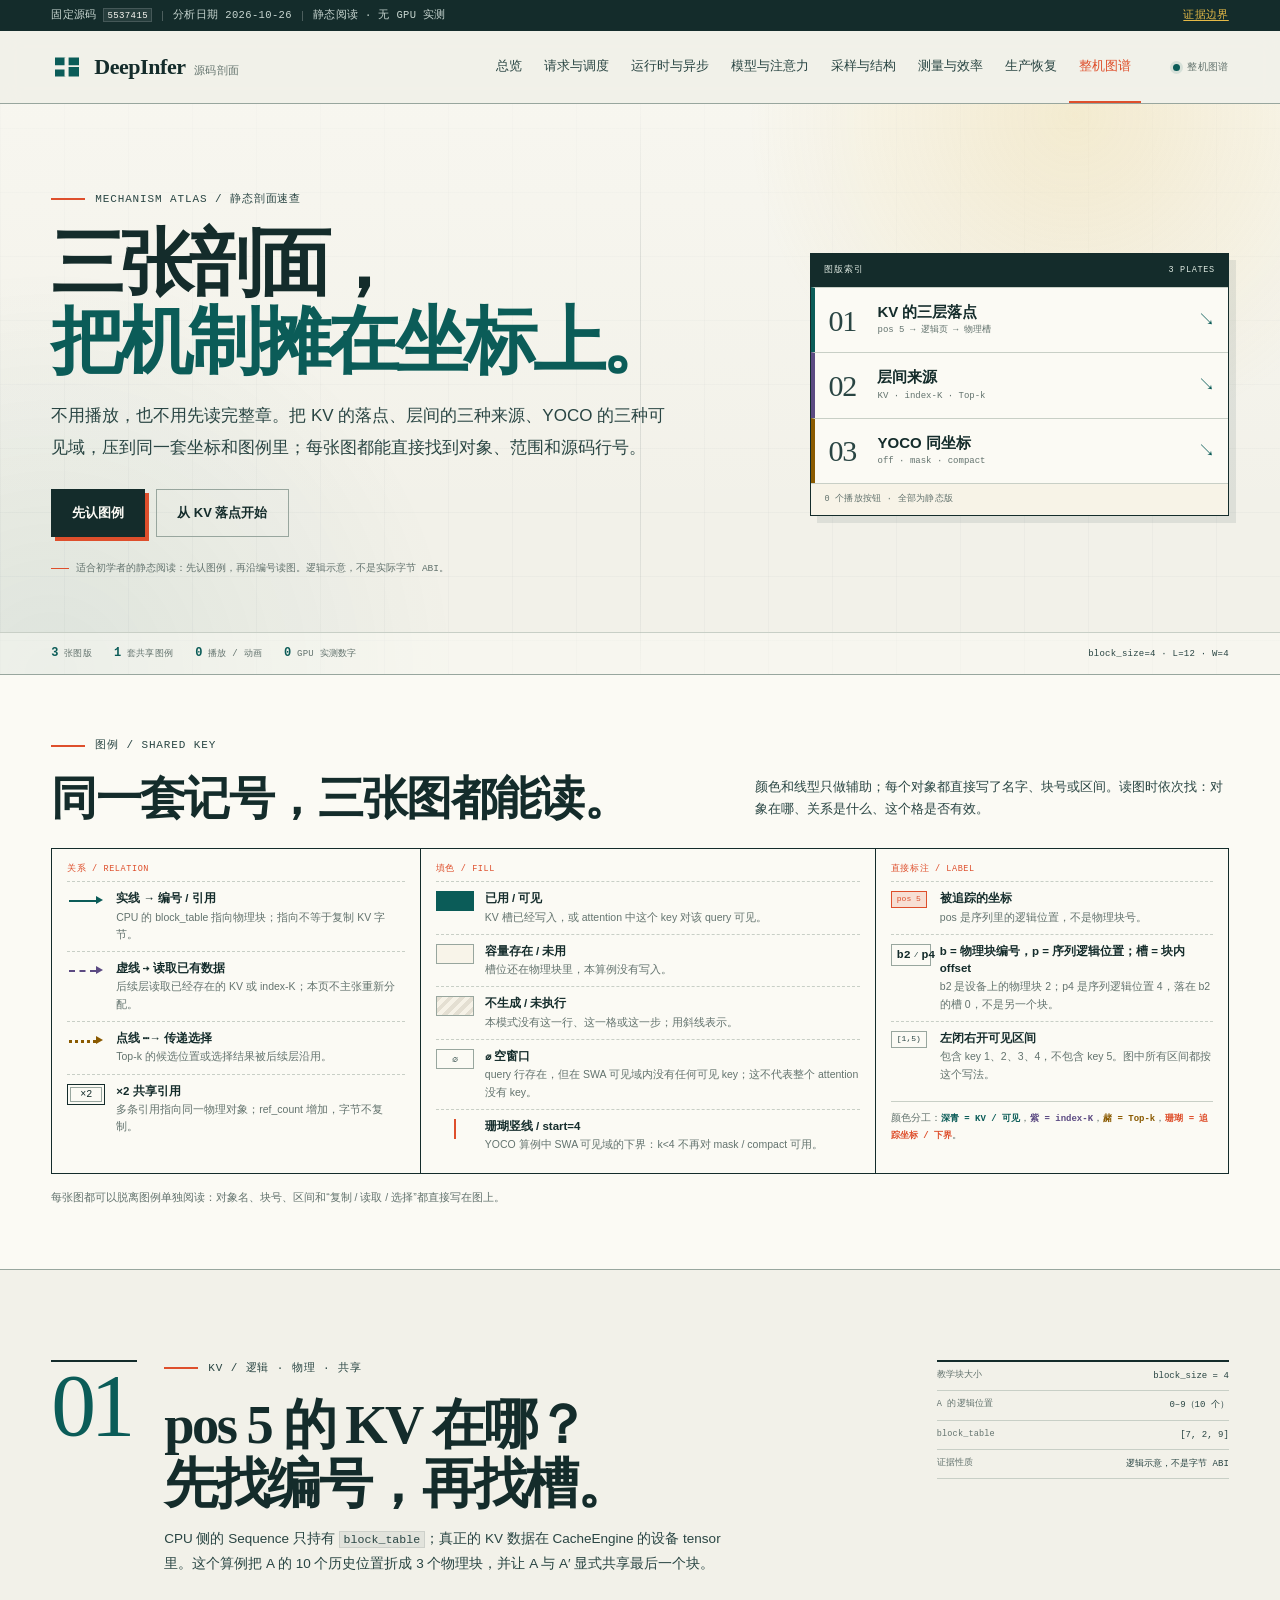
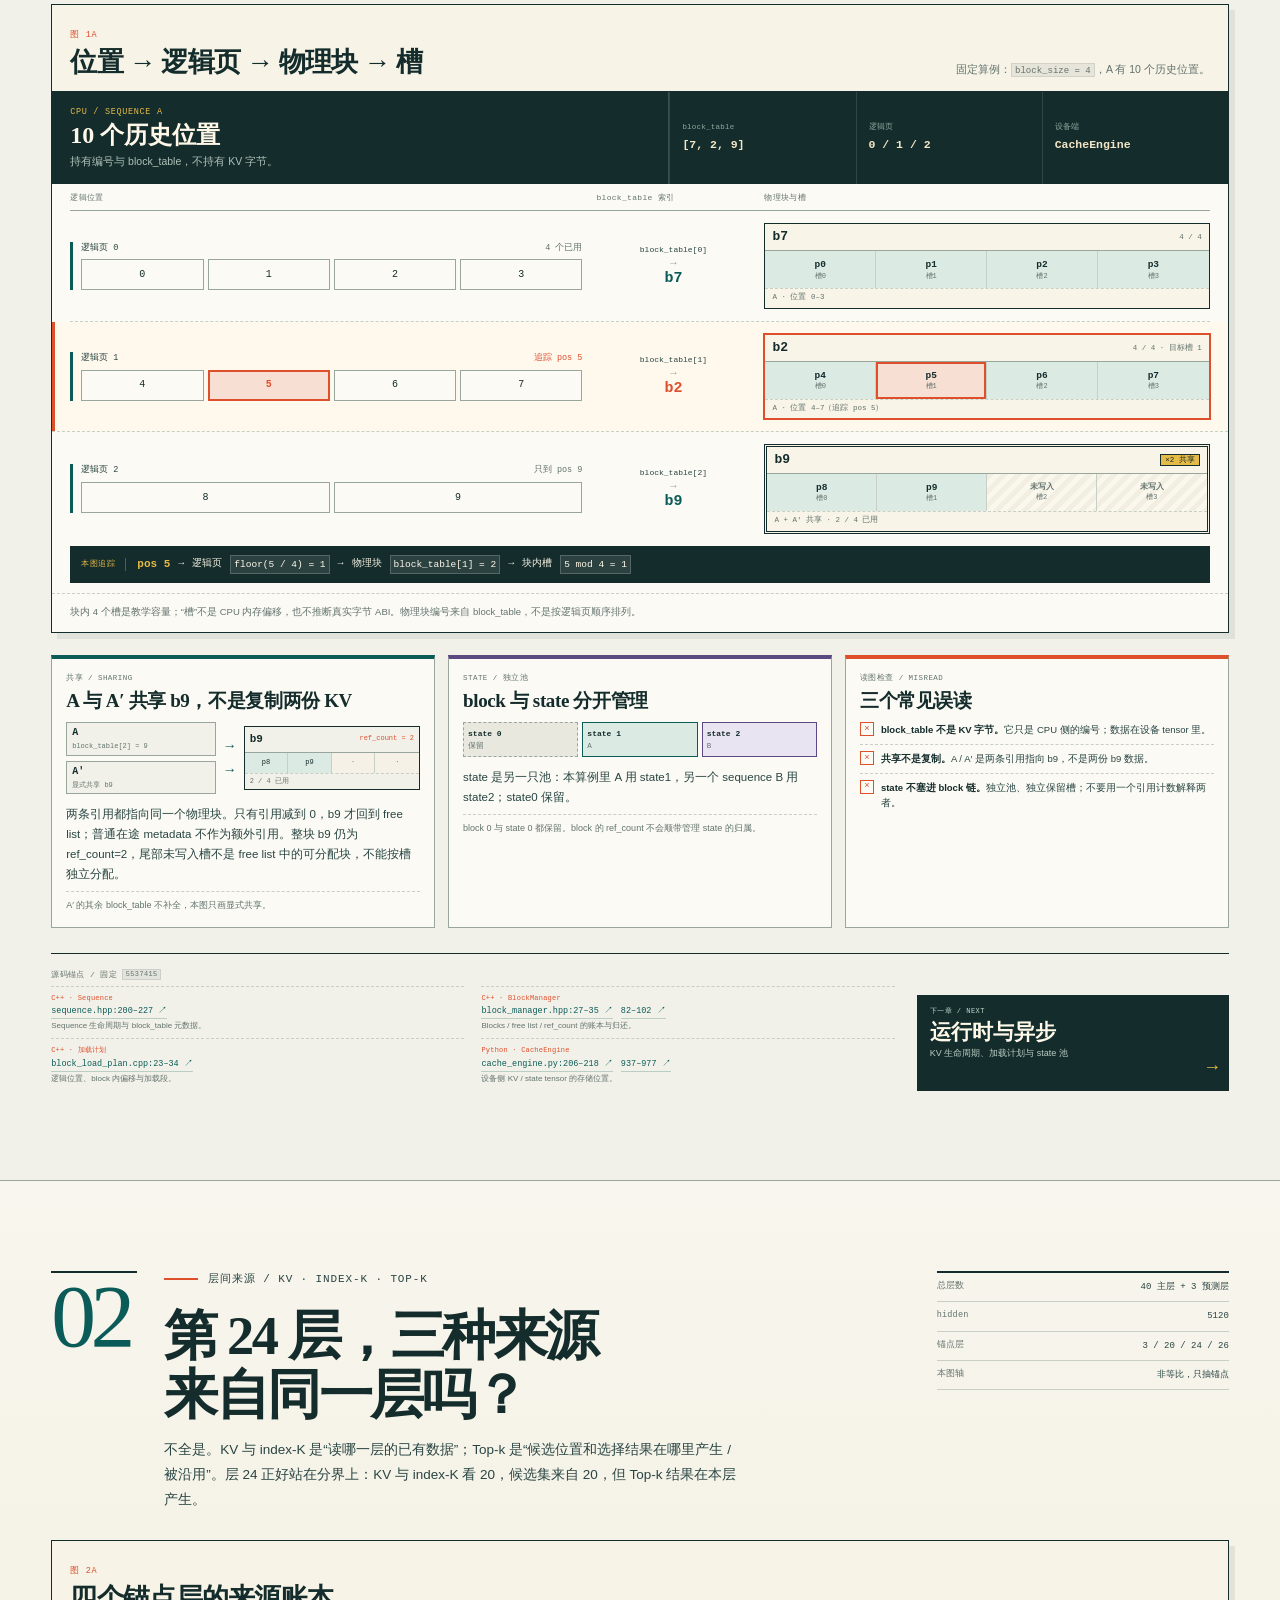
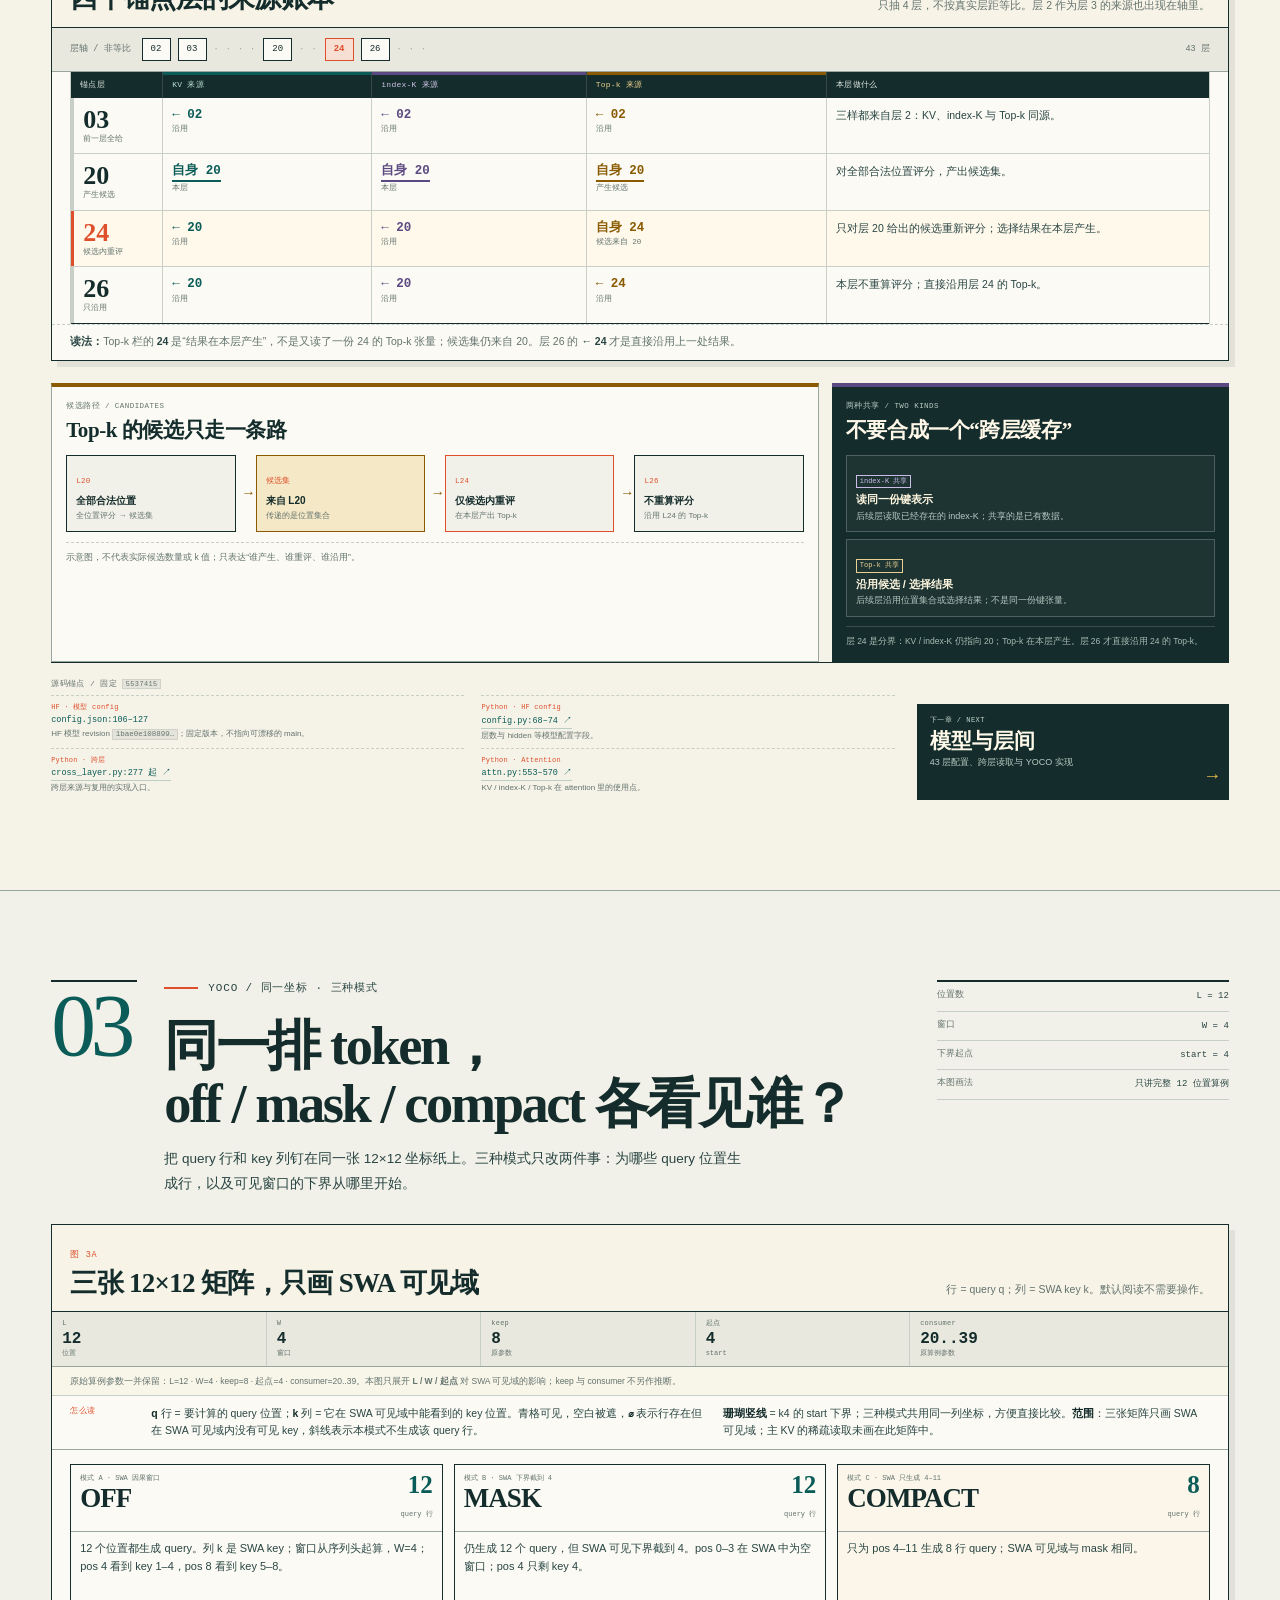
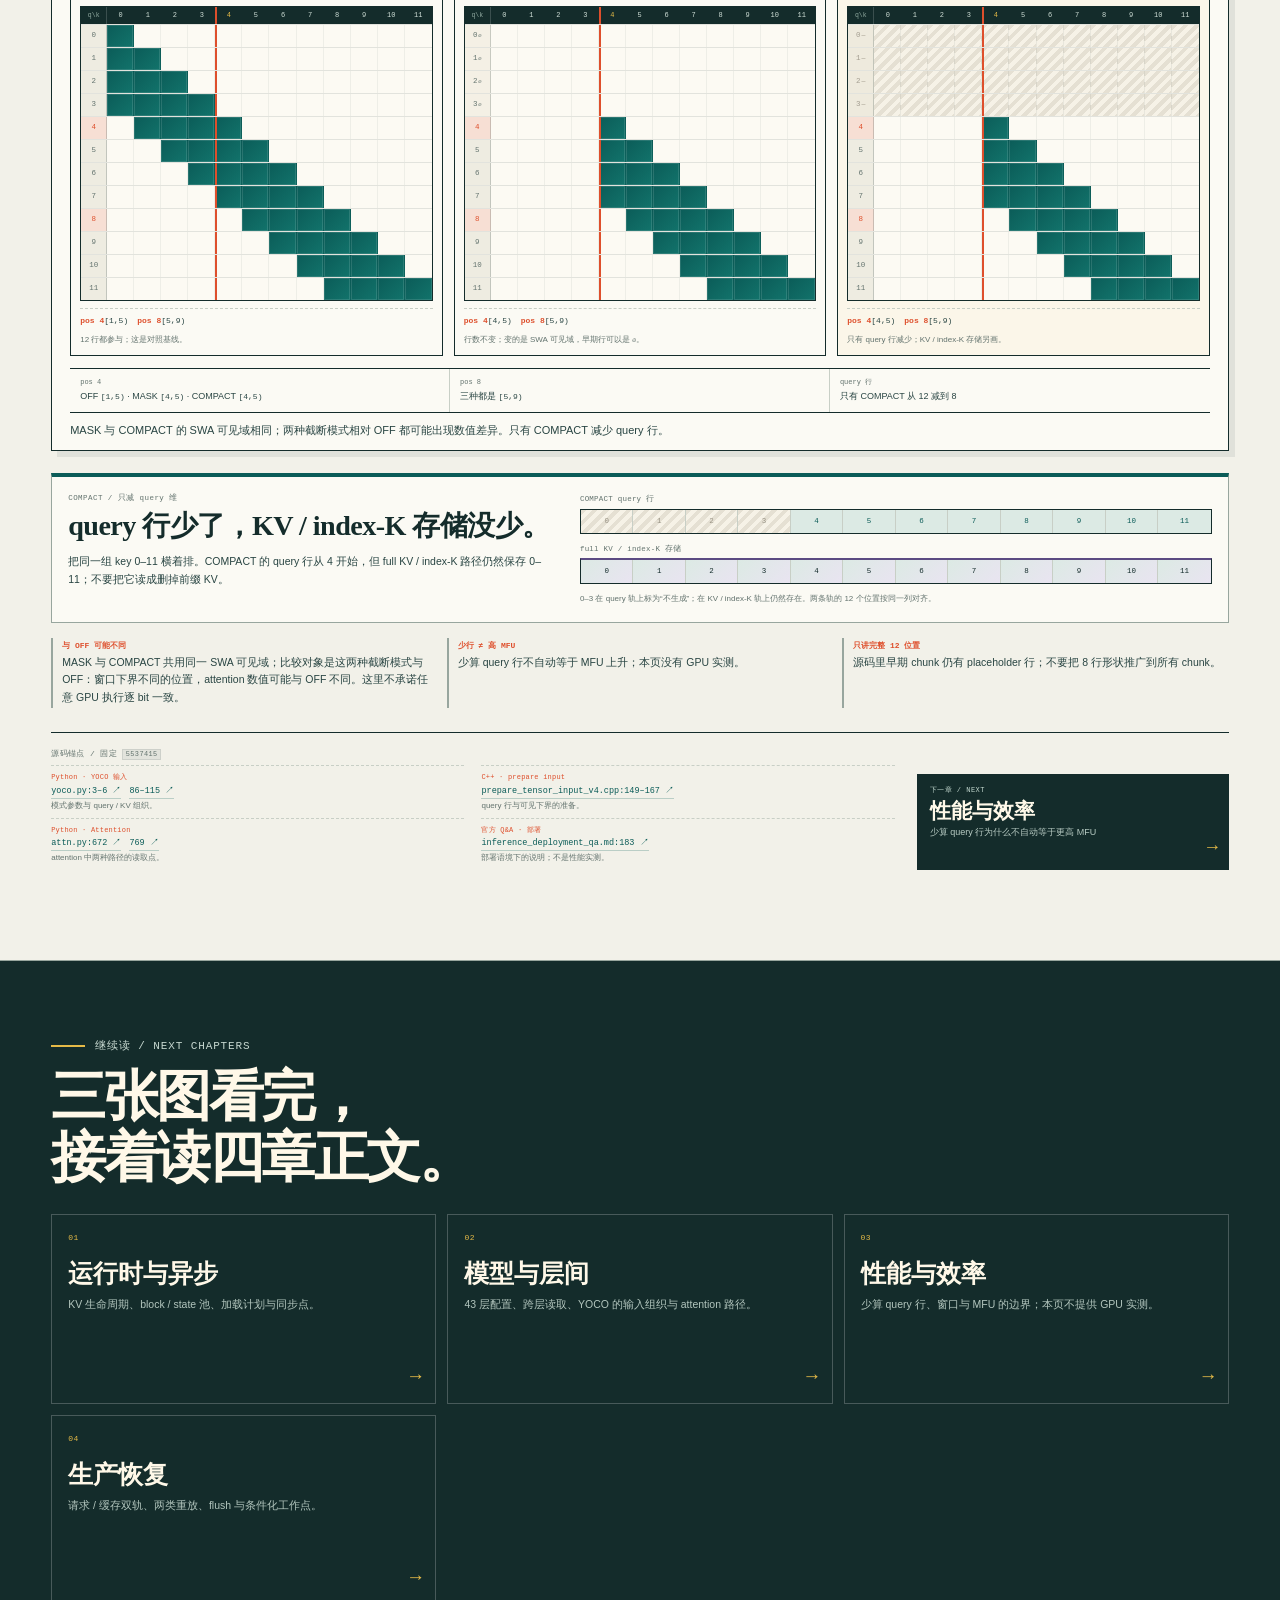
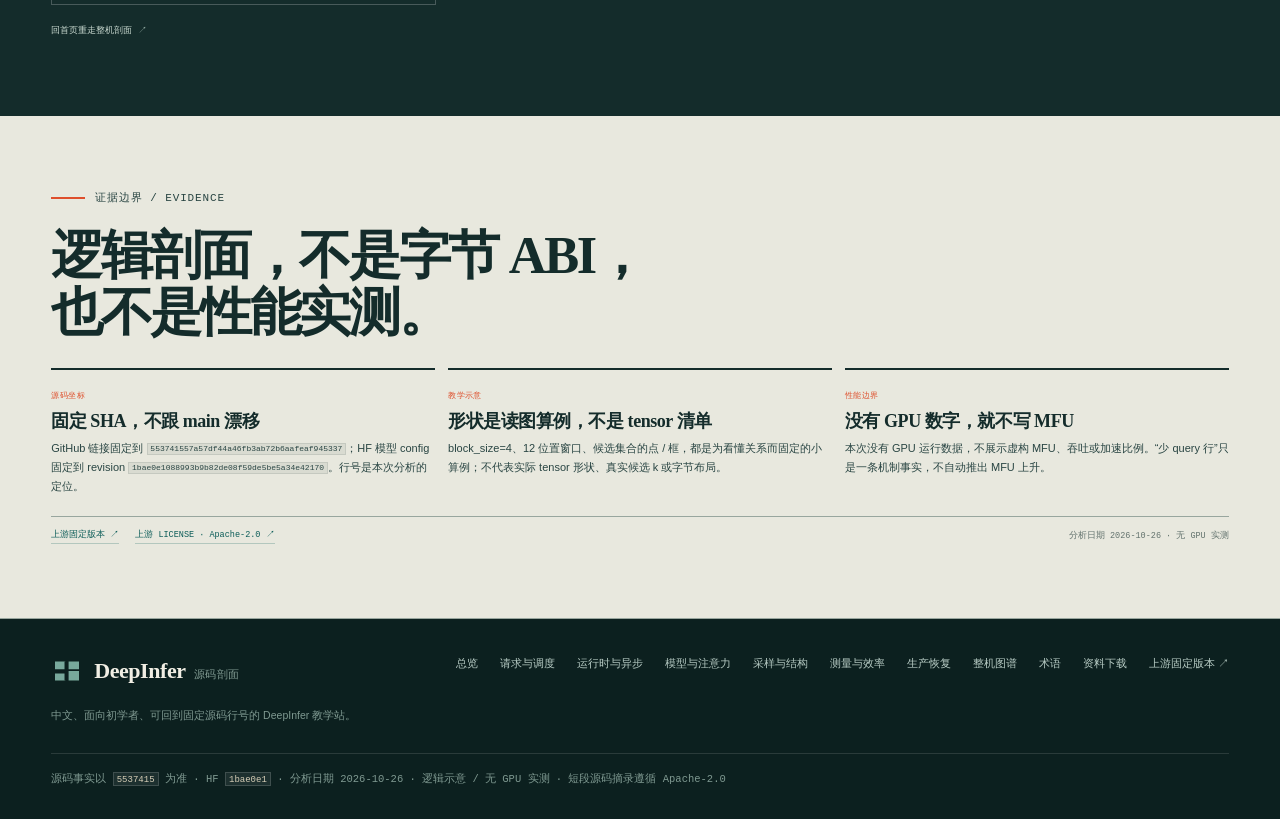
<file: atlas.html>
<!doctype html>
<html lang="zh-CN">
<head>
  <meta charset="utf-8">
  <meta name="viewport" content="width=device-width, initial-scale=1">
  <title>DeepInfer 机制剖面速查 · KV / 层间来源 / YOCO</title>
  <meta name="description" content="面向初学者的 DeepInfer 静态机制剖面速查：KV 的逻辑位置、物理块与共享；层间 KV / index-K / Top-k 来源；同一坐标下 YOCO off / mask / compact 的可见域差异。固定源码 SHA，无 GPU 实测。">
  <meta name="color-scheme" content="light">
  <meta property="og:title" content="DeepInfer 机制剖面速查">
  <meta property="og:description" content="三张静态剖面：KV 落点、层间来源、YOCO 同坐标。没有播放按钮，直接读图。">
  <meta property="og:type" content="article">
  <link rel="icon" href="assets/favicon.svg" type="image/svg+xml">
  <link rel="stylesheet" href="assets/site.css">
  <link rel="stylesheet" href="assets/navigation.css">
  <link rel="stylesheet" href="assets/atlas.css">
</head>
<body class="sheet-page">
<a class="skip-link" href="#main">跳到正文</a>

<div class="version-bar">
  <div class="wrap version-bar__in">
    <span>固定源码 <code>5537415</code></span>
    <span class="version-bar__sep" aria-hidden="true"></span>
    <span>分析日期 2026-10-26</span>
    <span class="version-bar__sep" aria-hidden="true"></span>
    <span>静态阅读 · 无 GPU 实测</span>
    <a href="#sources">证据边界</a>
  </div>
</div>

<header class="site-header">
  <div class="wrap site-header__in">
    <a class="brand" href="index.html" aria-label="DeepInfer 剖面首页">
      <svg class="brand__mark" viewBox="0 0 40 40" aria-hidden="true">
        <path d="M5 8h13v11H5zM22 8h13v24H22zM5 23h13v9H5z"/>
        <path class="brand__cut" d="M5 19h30M18 8v24"/>
      </svg>
      <span class="brand__text"><strong>DeepInfer</strong><span>源码剖面</span></span>
    </a>
    <nav class="primary-nav" aria-label="全站导航">
      <a href="index.html">总览</a>
      <a href="scheduling.html">请求与调度</a>
      <a href="runtime.html">运行时与异步</a>
      <a href="model.html">模型与注意力</a>
      <a href="sampling.html">采样与结构</a>
      <a href="performance.html">测量与效率</a>
      <a href="production.html">生产恢复</a>
      <a href="atlas.html" aria-current="page">整机图谱</a>
    </nav>
    <span class="header-status"><i aria-hidden="true"></i>整机图谱</span>
  </div>
</header>

<main id="main">

  <section class="sheet-hero" aria-labelledby="hero-title">
    <div class="wrap sheet-hero__grid">
      <div class="sheet-hero__copy">
        <p class="eyebrow"><span class="eyebrow__rule"></span>MECHANISM ATLAS / 静态剖面速查</p>
        <h1 id="hero-title">三张剖面，<br><span>把机制摊在坐标上。</span></h1>
        <p class="sheet-hero__lede">不用播放，也不用先读完整章。把 KV 的落点、层间的三种来源、YOCO 的三种可见域，压到同一套坐标和图例里；每张图都能直接找到对象、范围和源码行号。</p>
        <div class="sheet-hero__actions">
          <a class="button button--primary" href="#legend">先认图例</a>
          <a class="button button--quiet" href="#kv">从 KV 落点开始</a>
        </div>
        <p class="sheet-hero__note">适合初学者的静态阅读：先认图例，再沿编号读图。逻辑示意，不是实际字节 ABI。</p>
      </div>

      <nav class="sheet-plate-index" aria-label="三张图版">
        <div class="sheet-plate-index__head">
          <span>图版索引</span><span>3 PLATES</span>
        </div>
        <a class="sheet-plate-index__item sheet-plate-index__item--kv" href="#kv">
          <span class="sheet-plate-index__no">01</span>
          <span class="sheet-plate-index__copy"><strong>KV 的三层落点</strong><small>pos 5 → 逻辑页 → 物理槽</small></span>
          <span class="sheet-plate-index__arrow" aria-hidden="true">↘</span>
        </a>
        <a class="sheet-plate-index__item sheet-plate-index__item--layers" href="#layers">
          <span class="sheet-plate-index__no">02</span>
          <span class="sheet-plate-index__copy"><strong>层间来源</strong><small>KV · index-K · Top-k</small></span>
          <span class="sheet-plate-index__arrow" aria-hidden="true">↘</span>
        </a>
        <a class="sheet-plate-index__item sheet-plate-index__item--yoco" href="#yoco">
          <span class="sheet-plate-index__no">03</span>
          <span class="sheet-plate-index__copy"><strong>YOCO 同坐标</strong><small>off · mask · compact</small></span>
          <span class="sheet-plate-index__arrow" aria-hidden="true">↘</span>
        </a>
        <p class="sheet-plate-index__note">0 个播放按钮 · 全部为静态版</p>
      </nav>
    </div>
    <div class="sheet-hero__meta">
      <div class="wrap sheet-hero__meta-in">
        <span><b>3</b> 张图版</span>
        <span><b>1</b> 套共享图例</span>
        <span><b>0</b> 播放 / 动画</span>
        <span><b>0</b> GPU 实测数字</span>
        <span class="sheet-hero__meta-fixed">block_size=4 · L=12 · W=4</span>
      </div>
    </div>
  </section>

  <section class="sheet-legend" id="legend" aria-labelledby="legend-title">
    <div class="wrap">
      <header class="sheet-legend__head">
        <div>
          <p class="eyebrow"><span class="eyebrow__rule"></span>图例 / SHARED KEY</p>
          <h2 id="legend-title">同一套记号，三张图都能读。</h2>
        </div>
        <p class="sheet-legend__intro">颜色和线型只做辅助；每个对象都直接写了名字、块号或区间。读图时依次找：对象在哪、关系是什么、这个格是否有效。</p>
      </header>

      <div class="sheet-legend__grid">
        <div class="sheet-key-group">
          <p class="sheet-key-group__label">关系 / RELATION</p>

          <div class="sheet-key-item">
            <span class="sheet-glyph sheet-glyph--solid" aria-hidden="true"></span>
            <div><b>实线 → 编号 / 引用</b><p>CPU 的 block_table 指向物理块；指向不等于复制 KV 字节。</p></div>
          </div>
          <div class="sheet-key-item">
            <span class="sheet-glyph sheet-glyph--dashed" aria-hidden="true"></span>
            <div><b>虚线 ⇢ 读取已有数据</b><p>后续层读取已经存在的 KV 或 index-K；本页不主张重新分配。</p></div>
          </div>
          <div class="sheet-key-item">
            <span class="sheet-glyph sheet-glyph--dotted" aria-hidden="true"></span>
            <div><b>点线 ⋯→ 传递选择</b><p>Top-k 的候选位置或选择结果被后续层沿用。</p></div>
          </div>
          <div class="sheet-key-item">
            <span class="sheet-glyph sheet-glyph--shared" aria-hidden="true">×2</span>
            <div><b>×2 共享引用</b><p>多条引用指向同一物理对象；ref_count 增加，字节不复制。</p></div>
          </div>
        </div>

        <div class="sheet-key-group">
          <p class="sheet-key-group__label">填色 / FILL</p>

          <div class="sheet-key-item">
            <span class="sheet-swatch sheet-swatch--used" aria-hidden="true"></span>
            <div><b>已用 / 可见</b><p>KV 槽已经写入，或 attention 中这个 key 对该 query 可见。</p></div>
          </div>
          <div class="sheet-key-item">
            <span class="sheet-swatch sheet-swatch--free" aria-hidden="true"></span>
            <div><b>容量存在 / 未用</b><p>槽位还在物理块里，本算例没有写入。</p></div>
          </div>
          <div class="sheet-key-item">
            <span class="sheet-swatch sheet-swatch--absent" aria-hidden="true"></span>
            <div><b>不生成 / 未执行</b><p>本模式没有这一行、这一格或这一步；用斜线表示。</p></div>
          </div>
          <div class="sheet-key-item">
            <span class="sheet-swatch sheet-swatch--empty" aria-hidden="true">∅</span>
            <div><b>∅ 空窗口</b><p>query 行存在，但在 SWA 可见域内没有任何可见 key；这不代表整个 attention 没有 key。</p></div>
          </div>
          <div class="sheet-key-item">
            <span class="sheet-swatch sheet-swatch--start" aria-hidden="true"></span>
            <div><b>珊瑚竖线 / start=4</b><p>YOCO 算例中 SWA 可见域的下界：k&lt;4 不再对 mask / compact 可用。</p></div>
          </div>
        </div>

        <div class="sheet-key-group">
          <p class="sheet-key-group__label">直接标注 / LABEL</p>

          <div class="sheet-key-item">
            <span class="sheet-label-chip sheet-label-chip--target">pos 5</span>
            <div><b>被追踪的坐标</b><p>pos 是序列里的逻辑位置，不是物理块号。</p></div>
          </div>
          <div class="sheet-key-item">
            <span class="sheet-label-chip"><b>b2</b><span>/</span><b>p4</b></span>
            <div><b>b = 物理块编号，p = 序列逻辑位置；槽 = 块内 offset</b><p>b2 是设备上的物理块 2；p4 是序列逻辑位置 4，落在 b2 的槽 0，不是另一个块。</p></div>
          </div>
          <div class="sheet-key-item">
            <span class="sheet-label-chip">[1,5)</span>
            <div><b>左闭右开可见区间</b><p>包含 key 1、2、3、4，不包含 key 5。图中所有区间都按这个写法。</p></div>
          </div>
          <p class="sheet-key-group__note">颜色分工：<b class="is-kv">深青 = KV / 可见</b>，<b class="is-idx">紫 = index-K</b>，<b class="is-topk">赭 = Top-k</b>，<b class="is-signal">珊瑚 = 追踪坐标 / 下界</b>。</p>
        </div>
      </div>

      <p class="sheet-legend__foot">每张图都可以脱离图例单独阅读：对象名、块号、区间和“复制 / 读取 / 选择”都直接写在图上。</p>
    </div>
  </section>

  <section class="sheet-plate sheet-plate--kv" id="kv" aria-labelledby="kv-title">
    <div class="wrap">
      <header class="sheet-plate__head">
        <div class="sheet-plate__no" aria-hidden="true">01</div>
        <div class="sheet-plate__intro">
          <p class="eyebrow"><span class="eyebrow__rule"></span>KV / 逻辑 · 物理 · 共享</p>
          <h2 id="kv-title">pos 5 的 KV 在哪？<br>先找编号，再找槽。</h2>
          <p class="sheet-plate__lede">CPU 侧的 Sequence 只持有 <code>block_table</code>；真正的 KV 数据在 CacheEngine 的设备 tensor 里。这个算例把 A 的 10 个历史位置折成 3 个物理块，并让 A 与 A′ 显式共享最后一个块。</p>
        </div>
        <dl class="sheet-plate__facts">
          <div><dt>教学块大小</dt><dd>block_size = 4</dd></div>
          <div><dt>A 的逻辑位置</dt><dd>0–9（10 个）</dd></div>
          <div><dt>block_table</dt><dd>[7, 2, 9]</dd></div>
          <div><dt>证据性质</dt><dd>逻辑示意，不是字节 ABI</dd></div>
        </dl>
      </header>

      <figure class="sheet-figure sheet-figure--kv">
        <figcaption class="sheet-figure__head">
          <div>
            <span class="sheet-figure__tag">图 1A</span>
            <h3>位置 → 逻辑页 → 物理块 → 槽</h3>
          </div>
          <p>固定算例：<code>block_size = 4</code>，A 有 10 个历史位置。</p>
        </figcaption>

        <div class="sheet-seq">
          <div class="sheet-seq__id">
            <p class="sheet-kicker">CPU / SEQUENCE A</p>
            <strong>10 个历史位置</strong>
            <p>持有编号与 block_table，不持有 KV 字节。</p>
          </div>
          <div class="sheet-seq__ledger">
            <div><span>block_table</span><b>[7, 2, 9]</b></div>
            <div><span>逻辑页</span><b>0 / 1 / 2</b></div>
            <div><span>设备端</span><b>CacheEngine</b></div>
          </div>
        </div>

        <div class="sheet-map">
          <div class="sheet-map__head" aria-hidden="true">
            <span>逻辑位置</span><span>block_table 索引</span><span>物理块与槽</span>
          </div>

          <div class="sheet-map__row">
            <div class="sheet-lpage">
              <div class="sheet-lpage__top"><span>逻辑页 0</span><span>4 个已用</span></div>
              <ol class="sheet-poslist">
                <li>0</li><li>1</li><li>2</li><li>3</li>
              </ol>
            </div>
            <div class="sheet-index">
              <code>block_table[0]</code><span aria-hidden="true">→</span><b>b7</b>
            </div>
            <div class="sheet-block">
              <div class="sheet-block__head"><b>b7</b><span>4 / 4</span></div>
              <div class="sheet-slots" aria-label="物理块 7 的四个槽：逻辑位置 0、1、2、3">
                <span class="sheet-slot is-used"><b>p0</b><small>槽0</small></span>
                <span class="sheet-slot is-used"><b>p1</b><small>槽1</small></span>
                <span class="sheet-slot is-used"><b>p2</b><small>槽2</small></span>
                <span class="sheet-slot is-used"><b>p3</b><small>槽3</small></span>
              </div>
              <p class="sheet-block__note">A · 位置 0–3</p>
            </div>
          </div>

          <div class="sheet-map__row is-target">
            <div class="sheet-lpage">
              <div class="sheet-lpage__top"><span>逻辑页 1</span><span class="sheet-target-note">追踪 pos 5</span></div>
              <ol class="sheet-poslist">
                <li>4</li><li class="is-target">5</li><li>6</li><li>7</li>
              </ol>
            </div>
            <div class="sheet-index">
              <code>block_table[1]</code><span aria-hidden="true">→</span><b>b2</b>
            </div>
            <div class="sheet-block is-target">
              <div class="sheet-block__head"><b>b2</b><span>4 / 4 · 目标槽 1</span></div>
              <div class="sheet-slots" aria-label="物理块 2 的四个槽：逻辑位置 4、5、6、7；pos 5 在槽 1">
                <span class="sheet-slot is-used"><b>p4</b><small>槽0</small></span>
                <span class="sheet-slot is-used is-target"><b>p5</b><small>槽1</small></span>
                <span class="sheet-slot is-used"><b>p6</b><small>槽2</small></span>
                <span class="sheet-slot is-used"><b>p7</b><small>槽3</small></span>
              </div>
              <p class="sheet-block__note">A · 位置 4–7（追踪 pos 5）</p>
            </div>
          </div>

          <div class="sheet-map__row">
            <div class="sheet-lpage">
              <div class="sheet-lpage__top"><span>逻辑页 2</span><span>只到 pos 9</span></div>
              <ol class="sheet-poslist sheet-poslist--tail">
                <li>8</li><li>9</li>
              </ol>
            </div>
            <div class="sheet-index">
              <code>block_table[2]</code><span aria-hidden="true">→</span><b>b9</b>
            </div>
            <div class="sheet-block is-shared">
              <div class="sheet-block__head"><b>b9</b><span class="sheet-shared-badge">×2 共享</span></div>
              <div class="sheet-slots" aria-label="物理块 9 有四个槽；逻辑位置 8、9 已用，另外两个槽未写入；A 与 A′ 共享这个块">
                <span class="sheet-slot is-used"><b>p8</b><small>槽0</small></span>
                <span class="sheet-slot is-used"><b>p9</b><small>槽1</small></span>
                <span class="sheet-slot is-free"><b>未写入</b><small>槽2</small></span>
                <span class="sheet-slot is-free"><b>未写入</b><small>槽3</small></span>
              </div>
              <p class="sheet-block__note">A + A′ 共享 · 2 / 4 已用</p>
            </div>
          </div>
        </div>

        <div class="sheet-work">
          <span class="sheet-work__label">本图追踪</span>
          <p><b>pos 5</b><span aria-hidden="true">→</span> 逻辑页 <code>floor(5 / 4) = 1</code><span aria-hidden="true">→</span> 物理块 <code>block_table[1] = 2</code><span aria-hidden="true">→</span> 块内槽 <code>5 mod 4 = 1</code></p>
        </div>
        <p class="sheet-figure__note">块内 4 个槽是教学容量；“槽”不是 CPU 内存偏移，也不推断真实字节 ABI。物理块编号来自 block_table，不是按逻辑页顺序排列。</p>
      </figure>

      <div class="sheet-kv-notes">
        <section class="sheet-note sheet-note--share" aria-labelledby="share-title">
          <p class="sheet-note__label">共享 / SHARING</p>
          <h3 id="share-title">A 与 A′ 共享 b9，不是复制两份 KV</h3>
          <div class="sheet-share-figure" role="img" aria-label="Sequence A 和 A′ 的两条引用都指向物理块 9；块 9 有两个已用槽和两个未写入槽，ref_count 示意为 2。">
            <div class="sheet-share-figure__refs">
              <span><b>A</b><small>block_table[2] = 9</small></span>
              <span><b>A′</b><small>显式共享 b9</small></span>
            </div>
            <div class="sheet-share-figure__arrows" aria-hidden="true"><span>→</span><span>→</span></div>
            <div class="sheet-share-figure__target">
              <div class="sheet-share-figure__head"><b>b9</b><span>ref_count = 2</span></div>
              <div class="sheet-mini-slots" aria-hidden="true">
                <span class="is-used">p8</span><span class="is-used">p9</span><span class="is-free">·</span><span class="is-free">·</span>
              </div>
              <p>2 / 4 已用</p>
            </div>
          </div>
          <p>两条引用都指向同一个物理块。只有引用减到 0，b9 才回到 free list；普通在途 metadata 不作为额外引用。整块 b9 仍为 ref_count=2，尾部未写入槽不是 free list 中的可分配块，不能按槽独立分配。</p>
          <p class="sheet-note__fine">A′ 的其余 block_table 不补全，本图只画显式共享。</p>
        </section>

        <section class="sheet-note sheet-note--state" aria-labelledby="state-title">
          <p class="sheet-note__label">STATE / 独立池</p>
          <h3 id="state-title">block 与 state 分开管理</h3>
          <div class="sheet-state-pool" role="img" aria-label="独立的 state 池：state 0 保留，state 1 属于 A，state 2 属于 B。">
            <div class="sheet-state is-reserved"><b>state 0</b><span>保留</span></div>
            <div class="sheet-state is-a"><b>state 1</b><span>A</span></div>
            <div class="sheet-state is-b"><b>state 2</b><span>B</span></div>
          </div>
          <p>state 是另一只池：本算例里 A 用 state1，另一个 sequence B 用 state2；state0 保留。</p>
          <p class="sheet-note__fine">block 0 与 state 0 都保留。block 的 ref_count 不会顺带管理 state 的归属。</p>
        </section>

        <section class="sheet-note sheet-note--misread" aria-labelledby="misread-title">
          <p class="sheet-note__label">读图检查 / MISREAD</p>
          <h3 id="misread-title">三个常见误读</h3>
          <ul class="sheet-mistakes">
            <li><span class="sheet-cross" aria-hidden="true">×</span><p><b>block_table 不是 KV 字节。</b>它只是 CPU 侧的编号；数据在设备 tensor 里。</p></li>
            <li><span class="sheet-cross" aria-hidden="true">×</span><p><b>共享不是复制。</b>A / A′ 是两条引用指向 b9，不是两份 b9 数据。</p></li>
            <li><span class="sheet-cross" aria-hidden="true">×</span><p><b>state 不塞进 block 链。</b>独立池、独立保留槽；不要用一个引用计数解释两者。</p></li>
          </ul>
        </section>
      </div>

      <footer class="sheet-plate__foot">
        <div class="sheet-sources">
          <p class="sheet-sources__label">源码锚点 / 固定 <code>5537415</code></p>
          <div class="sheet-sources__grid">
            <div class="sheet-anchor">
              <span class="sheet-anchor__tag">C++ · Sequence</span>
              <p class="sheet-anchor__link"><a href="https://github.com/deepseek-ai/DeepInfer/blob/553741557a57df44a46fb3ab72b6aafeaf945337/csrc/engine/sequence.hpp#L200-L227" target="_blank" rel="noopener noreferrer">sequence.hpp:200–227 <span aria-hidden="true">↗</span></a></p>
              <p>Sequence 生命周期与 block_table 元数据。</p>
            </div>
            <div class="sheet-anchor">
              <span class="sheet-anchor__tag">C++ · BlockManager</span>
              <p class="sheet-anchor__link"><a href="https://github.com/deepseek-ai/DeepInfer/blob/553741557a57df44a46fb3ab72b6aafeaf945337/csrc/engine/block_manager.hpp#L27-L35" target="_blank" rel="noopener noreferrer">block_manager.hpp:27–35 <span aria-hidden="true">↗</span></a><a href="https://github.com/deepseek-ai/DeepInfer/blob/553741557a57df44a46fb3ab72b6aafeaf945337/csrc/engine/block_manager.hpp#L82-L102" target="_blank" rel="noopener noreferrer">82–102 <span aria-hidden="true">↗</span></a></p>
              <p>Blocks / free list / ref_count 的账本与归还。</p>
            </div>
            <div class="sheet-anchor">
              <span class="sheet-anchor__tag">C++ · 加载计划</span>
              <p class="sheet-anchor__link"><a href="https://github.com/deepseek-ai/DeepInfer/blob/553741557a57df44a46fb3ab72b6aafeaf945337/csrc/engine/input_metadata/block_load_plan.cpp#L23-L34" target="_blank" rel="noopener noreferrer">block_load_plan.cpp:23–34 <span aria-hidden="true">↗</span></a></p>
              <p>逻辑位置、block 内偏移与加载段。</p>
            </div>
            <div class="sheet-anchor">
              <span class="sheet-anchor__tag">Python · CacheEngine</span>
              <p class="sheet-anchor__link"><a href="https://github.com/deepseek-ai/DeepInfer/blob/553741557a57df44a46fb3ab72b6aafeaf945337/deepinfer/worker/cache_engine.py#L206-L218" target="_blank" rel="noopener noreferrer">cache_engine.py:206–218 <span aria-hidden="true">↗</span></a><a href="https://github.com/deepseek-ai/DeepInfer/blob/553741557a57df44a46fb3ab72b6aafeaf945337/deepinfer/worker/cache_engine.py#L937-L977" target="_blank" rel="noopener noreferrer">937–977 <span aria-hidden="true">↗</span></a></p>
              <p>设备侧 KV / state tensor 的存储位置。</p>
            </div>
          </div>
        </div>
        <a class="sheet-next-link" href="runtime.html">
          <span class="sheet-next-link__label">下一章 / NEXT</span>
          <strong>运行时与异步</strong>
          <small>KV 生命周期、加载计划与 state 池</small>
          <span class="sheet-next-link__arrow" aria-hidden="true">→</span>
        </a>
      </footer>
    </div>
  </section>

  <section class="sheet-plate sheet-plate--layers" id="layers" aria-labelledby="layers-title">
    <div class="wrap">
      <header class="sheet-plate__head">
        <div class="sheet-plate__no" aria-hidden="true">02</div>
        <div class="sheet-plate__intro">
          <p class="eyebrow"><span class="eyebrow__rule"></span>层间来源 / KV · INDEX-K · TOP-K</p>
          <h2 id="layers-title">第 24 层，三种来源<br>来自同一层吗？</h2>
          <p class="sheet-plate__lede">不全是。KV 与 index-K 是“读哪一层的已有数据”；Top-k 是“候选位置和选择结果在哪里产生 / 被沿用”。层 24 正好站在分界上：KV 与 index-K 看 20，候选集来自 20，但 Top-k 结果在本层产生。</p>
        </div>
        <dl class="sheet-plate__facts">
          <div><dt>总层数</dt><dd>40 主层 + 3 预测层</dd></div>
          <div><dt>hidden</dt><dd>5120</dd></div>
          <div><dt>锚点层</dt><dd>3 / 20 / 24 / 26</dd></div>
          <div><dt>本图轴</dt><dd>非等比，只抽锚点</dd></div>
        </dl>
      </header>

      <figure class="sheet-figure sheet-figure--layers">
        <figcaption class="sheet-figure__head">
          <div>
            <span class="sheet-figure__tag">图 2A</span>
            <h3>四个锚点层的来源账本</h3>
          </div>
          <p>只抽 4 层，不按真实层距等比。层 2 作为层 3 的来源也出现在轴里。</p>
        </figcaption>

        <div class="sheet-layer-axis" role="img" aria-label="层轴不是等比例：40 个主层加 3 个预测层共 43 层，只标出层 2、3、20、24、26。">
          <span class="sheet-layer-axis__label">层轴 / 非等比</span>
          <span class="sheet-layer-pin">02</span>
          <span class="sheet-layer-pin">03</span>
          <span class="sheet-layer-gap" aria-hidden="true">· · · ·</span>
          <span class="sheet-layer-pin">20</span>
          <span class="sheet-layer-gap" aria-hidden="true">· ·</span>
          <span class="sheet-layer-pin is-focus">24</span>
          <span class="sheet-layer-pin">26</span>
          <span class="sheet-layer-gap" aria-hidden="true">· · ·</span>
          <span class="sheet-layer-axis__end">43 层</span>
        </div>

        <div class="sheet-source-table" role="table" aria-label="四个锚点层的 KV、index-K 和 Top-k 来源">
          <div class="sheet-source-head" role="row">
            <span role="columnheader">锚点层</span>
            <span role="columnheader" class="is-kv">KV 来源</span>
            <span role="columnheader" class="is-idx">index-K 来源</span>
            <span role="columnheader" class="is-topk">Top-k 来源</span>
            <span role="columnheader">本层做什么</span>
          </div>

          <div class="sheet-source-row" role="row">
            <div class="sheet-layer-stamp" role="rowheader"><b>03</b><span>前一层全给</span></div>
            <div class="sheet-source-cell" role="cell" data-label="KV 来源"><span class="sheet-src sheet-src--kv"><b>← 02</b><small>沿用</small></span></div>
            <div class="sheet-source-cell" role="cell" data-label="index-K 来源"><span class="sheet-src sheet-src--idx"><b>← 02</b><small>沿用</small></span></div>
            <div class="sheet-source-cell" role="cell" data-label="Top-k 来源"><span class="sheet-src sheet-src--topk"><b>← 02</b><small>沿用</small></span></div>
            <div class="sheet-source-action" role="cell" data-label="本层做什么"><p>三样都来自层 2：KV、index-K 与 Top-k 同源。</p></div>
          </div>

          <div class="sheet-source-row" role="row">
            <div class="sheet-layer-stamp" role="rowheader"><b>20</b><span>产生候选</span></div>
            <div class="sheet-source-cell" role="cell" data-label="KV 来源"><span class="sheet-src sheet-src--kv is-self"><b>自身 20</b><small>本层</small></span></div>
            <div class="sheet-source-cell" role="cell" data-label="index-K 来源"><span class="sheet-src sheet-src--idx is-self"><b>自身 20</b><small>本层</small></span></div>
            <div class="sheet-source-cell" role="cell" data-label="Top-k 来源"><span class="sheet-src sheet-src--topk is-self"><b>自身 20</b><small>产生候选</small></span></div>
            <div class="sheet-source-action" role="cell" data-label="本层做什么"><p>对全部合法位置评分，产出候选集。</p></div>
          </div>

          <div class="sheet-source-row is-focus" role="row">
            <div class="sheet-layer-stamp" role="rowheader"><b>24</b><span>候选内重评</span></div>
            <div class="sheet-source-cell" role="cell" data-label="KV 来源"><span class="sheet-src sheet-src--kv"><b>← 20</b><small>沿用</small></span></div>
            <div class="sheet-source-cell" role="cell" data-label="index-K 来源"><span class="sheet-src sheet-src--idx"><b>← 20</b><small>沿用</small></span></div>
            <div class="sheet-source-cell" role="cell" data-label="Top-k 来源"><span class="sheet-src sheet-src--topk"><b>自身 24</b><small>候选来自 20</small></span></div>
            <div class="sheet-source-action" role="cell" data-label="本层做什么"><p>只对层 20 给出的候选重新评分；选择结果在本层产生。</p></div>
          </div>

          <div class="sheet-source-row" role="row">
            <div class="sheet-layer-stamp" role="rowheader"><b>26</b><span>只沿用</span></div>
            <div class="sheet-source-cell" role="cell" data-label="KV 来源"><span class="sheet-src sheet-src--kv"><b>← 20</b><small>沿用</small></span></div>
            <div class="sheet-source-cell" role="cell" data-label="index-K 来源"><span class="sheet-src sheet-src--idx"><b>← 20</b><small>沿用</small></span></div>
            <div class="sheet-source-cell" role="cell" data-label="Top-k 来源"><span class="sheet-src sheet-src--topk"><b>← 24</b><small>沿用</small></span></div>
            <div class="sheet-source-action" role="cell" data-label="本层做什么"><p>本层不重算评分；直接沿用层 24 的 Top-k。</p></div>
          </div>
        </div>
        <p class="sheet-table-note"><b>读法：</b>Top-k 栏的 <b>24</b> 是“结果在本层产生”，不是又读了一份 24 的 Top-k 张量；候选集仍来自 20。层 26 的 <b>← 24</b> 才是直接沿用上一处结果。</p>
      </figure>

      <div class="sheet-layers-detail">
        <section class="sheet-candidate-panel" aria-labelledby="candidate-title">
          <p class="sheet-note__label">候选路径 / CANDIDATES</p>
          <h3 id="candidate-title">Top-k 的候选只走一条路</h3>
          <div class="sheet-candidate-flow" role="img" aria-label="候选流程：层 20 对全部合法位置评分并产出候选集；层 24 只在候选内重新评分并产出 Top-k；层 26 不重算评分，沿用层 24 的 Top-k。">
            <div class="sheet-flow-node">
              <span>L20</span>
              <b>全部合法位置</b>
              <small>全位置评分 → 候选集</small>
            </div>
            <div class="sheet-flow-node is-candidate">
              <span>候选集</span>
              <b>来自 L20</b>
              <small>传递的是位置集合</small>
            </div>
            <div class="sheet-flow-node is-focus">
              <span>L24</span>
              <b>仅候选内重评</b>
              <small>在本层产出 Top-k</small>
            </div>
            <div class="sheet-flow-node">
              <span>L26</span>
              <b>不重算评分</b>
              <small>沿用 L24 的 Top-k</small>
            </div>
          </div>
          <p class="sheet-candidate-panel__note">示意图，不代表实际候选数量或 k 值；只表达“谁产生、谁重评、谁沿用”。</p>
        </section>

        <aside class="sheet-kinds-panel" aria-labelledby="kinds-title">
          <p class="sheet-note__label">两种共享 / TWO KINDS</p>
          <h3 id="kinds-title">不要合成一个“跨层缓存”</h3>
          <div class="sheet-kind sheet-kind--idx">
            <span>index-K 共享</span>
            <b>读同一份键表示</b>
            <p>后续层读取已经存在的 index-K；共享的是已有数据。</p>
          </div>
          <div class="sheet-kind sheet-kind--topk">
            <span>Top-k 共享</span>
            <b>沿用候选 / 选择结果</b>
            <p>后续层沿用位置集合或选择结果；不是同一份键张量。</p>
          </div>
          <p class="sheet-kinds-panel__note">层 24 是分界：KV / index-K 仍指向 20；Top-k 在本层产生。层 26 才直接沿用 24 的 Top-k。</p>
        </aside>
      </div>

      <footer class="sheet-plate__foot">
        <div class="sheet-sources">
          <p class="sheet-sources__label">源码锚点 / 固定 <code>5537415</code></p>
          <div class="sheet-sources__grid">
            <div class="sheet-anchor">
              <span class="sheet-anchor__tag">HF · 模型 config</span>
              <p class="sheet-anchor__file">config.json:106–127</p>
              <p>HF 模型 revision <code>1bae0e108899…</code>；固定版本，不指向可漂移的 main。</p>
            </div>
            <div class="sheet-anchor">
              <span class="sheet-anchor__tag">Python · HF config</span>
              <p class="sheet-anchor__link"><a href="https://github.com/deepseek-ai/DeepInfer/blob/553741557a57df44a46fb3ab72b6aafeaf945337/deepinfer/hugging_face/config.py#L68-L74" target="_blank" rel="noopener noreferrer">config.py:68–74 <span aria-hidden="true">↗</span></a></p>
              <p>层数与 hidden 等模型配置字段。</p>
            </div>
            <div class="sheet-anchor">
              <span class="sheet-anchor__tag">Python · 跨层</span>
              <p class="sheet-anchor__link"><a href="https://github.com/deepseek-ai/DeepInfer/blob/553741557a57df44a46fb3ab72b6aafeaf945337/deepinfer/model_executor/models/v4_modules/cross_layer.py#L277" target="_blank" rel="noopener noreferrer">cross_layer.py:277 起 <span aria-hidden="true">↗</span></a></p>
              <p>跨层来源与复用的实现入口。</p>
            </div>
            <div class="sheet-anchor">
              <span class="sheet-anchor__tag">Python · Attention</span>
              <p class="sheet-anchor__link"><a href="https://github.com/deepseek-ai/DeepInfer/blob/553741557a57df44a46fb3ab72b6aafeaf945337/deepinfer/model_executor/models/v4_modules/attn.py#L553-L570" target="_blank" rel="noopener noreferrer">attn.py:553–570 <span aria-hidden="true">↗</span></a></p>
              <p>KV / index-K / Top-k 在 attention 里的使用点。</p>
            </div>
          </div>
        </div>
        <a class="sheet-next-link" href="model.html">
          <span class="sheet-next-link__label">下一章 / NEXT</span>
          <strong>模型与层间</strong>
          <small>43 层配置、跨层读取与 YOCO 实现</small>
          <span class="sheet-next-link__arrow" aria-hidden="true">→</span>
        </a>
      </footer>
    </div>
  </section>

  <section class="sheet-plate sheet-plate--yoco" id="yoco" aria-labelledby="yoco-title">
    <div class="wrap">
      <header class="sheet-plate__head">
        <div class="sheet-plate__no" aria-hidden="true">03</div>
        <div class="sheet-plate__intro">
          <p class="eyebrow"><span class="eyebrow__rule"></span>YOCO / 同一坐标 · 三种模式</p>
          <h2 id="yoco-title">同一排 token，<br>off / mask / compact 各看见谁？</h2>
          <p class="sheet-plate__lede">把 query 行和 key 列钉在同一张 12×12 坐标纸上。三种模式只改两件事：为哪些 query 位置生成行，以及可见窗口的下界从哪里开始。</p>
        </div>
        <dl class="sheet-plate__facts">
          <div><dt>位置数</dt><dd>L = 12</dd></div>
          <div><dt>窗口</dt><dd>W = 4</dd></div>
          <div><dt>下界起点</dt><dd>start = 4</dd></div>
          <div><dt>本图画法</dt><dd>只讲完整 12 位置算例</dd></div>
        </dl>
      </header>

      <figure class="sheet-figure sheet-figure--yoco">
        <figcaption class="sheet-figure__head">
          <div>
            <span class="sheet-figure__tag">图 3A</span>
            <h3>三张 12×12 矩阵，只画 SWA 可见域</h3>
          </div>
          <p>行 = query q；列 = SWA key k。默认阅读不需要操作。</p>
        </figcaption>

        <div class="sheet-yoco-params">
          <div><span>L</span><b>12</b><small>位置</small></div>
          <div><span>W</span><b>4</b><small>窗口</small></div>
          <div><span>keep</span><b>8</b><small>原参数</small></div>
          <div><span>起点</span><b>4</b><small>start</small></div>
          <div class="is-wide"><span>consumer</span><b>20..39</b><small>原算例参数</small></div>
        </div>
        <p class="sheet-params-note">原始算例参数一并保留：L=12 · W=4 · keep=8 · 起点=4 · consumer=20..39。本图只展开 <b>L / W / 起点</b> 对 SWA 可见域的影响；keep 与 consumer 不另作推断。</p>

        <div class="sheet-read-guide">
          <span class="sheet-read-guide__title">怎么读</span>
          <p><b>q</b> 行 = 要计算的 query 位置；<b>k</b> 列 = 它在 SWA 可见域中能看到的 key 位置。青格可见，空白被遮，<b>∅</b> 表示行存在但在 SWA 可见域内没有可见 key，斜线表示本模式不生成该 query 行。</p>
          <p><b>珊瑚竖线</b> = k4 的 start 下界；三种模式共用同一列坐标，方便直接比较。<b>范围</b>：三张矩阵只画 SWA 可见域；主 KV 的稀疏读取未画在此矩阵中。</p>
        </div>

        <div class="sheet-mode-grid">
          <article class="sheet-mode sheet-mode--off" aria-labelledby="mode-off-title">
            <header class="sheet-mode__head">
              <div>
                <p class="sheet-mode__tag">模式 A · SWA 因果窗口</p>
                <h3 id="mode-off-title">OFF</h3>
              </div>
              <div class="sheet-mode__count"><b>12</b><span>query 行</span></div>
            </header>
            <p class="sheet-mode__desc">12 个位置都生成 query。列 k 是 SWA key；窗口从序列头起算，W=4；pos 4 看到 key 1–4，pos 8 看到 key 5–8。</p>
            <div class="sheet-matrix" role="img" aria-label="OFF 模式 SWA 可见域：12 个 query 行。行 0 到 3 从序列头开始；行 4 可见 key 1 到 4；行 8 可见 key 5 到 8；行 11 可见 key 8 到 11。">
  <div class="sheet-matrix__head" aria-hidden="true">
    <span class="sheet-corner">q\k</span>
    <span class="sheet-colnum">0</span>
    <span class="sheet-colnum">1</span>
    <span class="sheet-colnum">2</span>
    <span class="sheet-colnum">3</span>
    <span class="sheet-colnum is-startcol">4</span>
    <span class="sheet-colnum">5</span>
    <span class="sheet-colnum">6</span>
    <span class="sheet-colnum">7</span>
    <span class="sheet-colnum">8</span>
    <span class="sheet-colnum">9</span>
    <span class="sheet-colnum">10</span>
    <span class="sheet-colnum">11</span>
  </div>
  <div class="sheet-matrix__row" aria-hidden="true">
    <span class="sheet-qlabel"><b>0</b></span>
    <i class="sheet-cell is-on"></i>
    <i class="sheet-cell"></i>
    <i class="sheet-cell"></i>
    <i class="sheet-cell"></i>
    <i class="sheet-cell is-startcol"></i>
    <i class="sheet-cell"></i>
    <i class="sheet-cell"></i>
    <i class="sheet-cell"></i>
    <i class="sheet-cell"></i>
    <i class="sheet-cell"></i>
    <i class="sheet-cell"></i>
    <i class="sheet-cell"></i>
  </div>
  <div class="sheet-matrix__row" aria-hidden="true">
    <span class="sheet-qlabel"><b>1</b></span>
    <i class="sheet-cell is-on"></i>
    <i class="sheet-cell is-on"></i>
    <i class="sheet-cell"></i>
    <i class="sheet-cell"></i>
    <i class="sheet-cell is-startcol"></i>
    <i class="sheet-cell"></i>
    <i class="sheet-cell"></i>
    <i class="sheet-cell"></i>
    <i class="sheet-cell"></i>
    <i class="sheet-cell"></i>
    <i class="sheet-cell"></i>
    <i class="sheet-cell"></i>
  </div>
  <div class="sheet-matrix__row" aria-hidden="true">
    <span class="sheet-qlabel"><b>2</b></span>
    <i class="sheet-cell is-on"></i>
    <i class="sheet-cell is-on"></i>
    <i class="sheet-cell is-on"></i>
    <i class="sheet-cell"></i>
    <i class="sheet-cell is-startcol"></i>
    <i class="sheet-cell"></i>
    <i class="sheet-cell"></i>
    <i class="sheet-cell"></i>
    <i class="sheet-cell"></i>
    <i class="sheet-cell"></i>
    <i class="sheet-cell"></i>
    <i class="sheet-cell"></i>
  </div>
  <div class="sheet-matrix__row" aria-hidden="true">
    <span class="sheet-qlabel"><b>3</b></span>
    <i class="sheet-cell is-on"></i>
    <i class="sheet-cell is-on"></i>
    <i class="sheet-cell is-on"></i>
    <i class="sheet-cell is-on"></i>
    <i class="sheet-cell is-startcol"></i>
    <i class="sheet-cell"></i>
    <i class="sheet-cell"></i>
    <i class="sheet-cell"></i>
    <i class="sheet-cell"></i>
    <i class="sheet-cell"></i>
    <i class="sheet-cell"></i>
    <i class="sheet-cell"></i>
  </div>
  <div class="sheet-matrix__row is-pin" aria-hidden="true">
    <span class="sheet-qlabel"><b>4</b></span>
    <i class="sheet-cell"></i>
    <i class="sheet-cell is-on"></i>
    <i class="sheet-cell is-on"></i>
    <i class="sheet-cell is-on"></i>
    <i class="sheet-cell is-on is-startcol"></i>
    <i class="sheet-cell"></i>
    <i class="sheet-cell"></i>
    <i class="sheet-cell"></i>
    <i class="sheet-cell"></i>
    <i class="sheet-cell"></i>
    <i class="sheet-cell"></i>
    <i class="sheet-cell"></i>
  </div>
  <div class="sheet-matrix__row" aria-hidden="true">
    <span class="sheet-qlabel"><b>5</b></span>
    <i class="sheet-cell"></i>
    <i class="sheet-cell"></i>
    <i class="sheet-cell is-on"></i>
    <i class="sheet-cell is-on"></i>
    <i class="sheet-cell is-on is-startcol"></i>
    <i class="sheet-cell is-on"></i>
    <i class="sheet-cell"></i>
    <i class="sheet-cell"></i>
    <i class="sheet-cell"></i>
    <i class="sheet-cell"></i>
    <i class="sheet-cell"></i>
    <i class="sheet-cell"></i>
  </div>
  <div class="sheet-matrix__row" aria-hidden="true">
    <span class="sheet-qlabel"><b>6</b></span>
    <i class="sheet-cell"></i>
    <i class="sheet-cell"></i>
    <i class="sheet-cell"></i>
    <i class="sheet-cell is-on"></i>
    <i class="sheet-cell is-on is-startcol"></i>
    <i class="sheet-cell is-on"></i>
    <i class="sheet-cell is-on"></i>
    <i class="sheet-cell"></i>
    <i class="sheet-cell"></i>
    <i class="sheet-cell"></i>
    <i class="sheet-cell"></i>
    <i class="sheet-cell"></i>
  </div>
  <div class="sheet-matrix__row" aria-hidden="true">
    <span class="sheet-qlabel"><b>7</b></span>
    <i class="sheet-cell"></i>
    <i class="sheet-cell"></i>
    <i class="sheet-cell"></i>
    <i class="sheet-cell"></i>
    <i class="sheet-cell is-on is-startcol"></i>
    <i class="sheet-cell is-on"></i>
    <i class="sheet-cell is-on"></i>
    <i class="sheet-cell is-on"></i>
    <i class="sheet-cell"></i>
    <i class="sheet-cell"></i>
    <i class="sheet-cell"></i>
    <i class="sheet-cell"></i>
  </div>
  <div class="sheet-matrix__row is-pin" aria-hidden="true">
    <span class="sheet-qlabel"><b>8</b></span>
    <i class="sheet-cell"></i>
    <i class="sheet-cell"></i>
    <i class="sheet-cell"></i>
    <i class="sheet-cell"></i>
    <i class="sheet-cell is-startcol"></i>
    <i class="sheet-cell is-on"></i>
    <i class="sheet-cell is-on"></i>
    <i class="sheet-cell is-on"></i>
    <i class="sheet-cell is-on"></i>
    <i class="sheet-cell"></i>
    <i class="sheet-cell"></i>
    <i class="sheet-cell"></i>
  </div>
  <div class="sheet-matrix__row" aria-hidden="true">
    <span class="sheet-qlabel"><b>9</b></span>
    <i class="sheet-cell"></i>
    <i class="sheet-cell"></i>
    <i class="sheet-cell"></i>
    <i class="sheet-cell"></i>
    <i class="sheet-cell is-startcol"></i>
    <i class="sheet-cell"></i>
    <i class="sheet-cell is-on"></i>
    <i class="sheet-cell is-on"></i>
    <i class="sheet-cell is-on"></i>
    <i class="sheet-cell is-on"></i>
    <i class="sheet-cell"></i>
    <i class="sheet-cell"></i>
  </div>
  <div class="sheet-matrix__row" aria-hidden="true">
    <span class="sheet-qlabel"><b>10</b></span>
    <i class="sheet-cell"></i>
    <i class="sheet-cell"></i>
    <i class="sheet-cell"></i>
    <i class="sheet-cell"></i>
    <i class="sheet-cell is-startcol"></i>
    <i class="sheet-cell"></i>
    <i class="sheet-cell"></i>
    <i class="sheet-cell is-on"></i>
    <i class="sheet-cell is-on"></i>
    <i class="sheet-cell is-on"></i>
    <i class="sheet-cell is-on"></i>
    <i class="sheet-cell"></i>
  </div>
  <div class="sheet-matrix__row" aria-hidden="true">
    <span class="sheet-qlabel"><b>11</b></span>
    <i class="sheet-cell"></i>
    <i class="sheet-cell"></i>
    <i class="sheet-cell"></i>
    <i class="sheet-cell"></i>
    <i class="sheet-cell is-startcol"></i>
    <i class="sheet-cell"></i>
    <i class="sheet-cell"></i>
    <i class="sheet-cell"></i>
    <i class="sheet-cell is-on"></i>
    <i class="sheet-cell is-on"></i>
    <i class="sheet-cell is-on"></i>
    <i class="sheet-cell is-on"></i>
  </div>
</div>
            <div class="sheet-mode__pins">
              <span><b>pos 4</b><code>[1,5)</code></span>
              <span><b>pos 8</b><code>[5,9)</code></span>
            </div>
            <p class="sheet-mode__note">12 行都参与；这是对照基线。</p>
          </article>

          <article class="sheet-mode sheet-mode--mask" aria-labelledby="mode-mask-title">
            <header class="sheet-mode__head">
              <div>
                <p class="sheet-mode__tag">模式 B · SWA 下界截到 4</p>
                <h3 id="mode-mask-title">MASK</h3>
              </div>
              <div class="sheet-mode__count"><b>12</b><span>query 行</span></div>
            </header>
            <p class="sheet-mode__desc">仍生成 12 个 query，但 SWA 可见下界截到 4。pos 0–3 在 SWA 中为空窗口；pos 4 只剩 key 4。</p>
            <div class="sheet-matrix" role="img" aria-label="MASK 模式 SWA 可见域：仍为 12 个 query 行。行 0 到 3 在 SWA 可见域内为空窗口；行 4 只可见 key 4；行 8 可见 key 5 到 8；行 11 可见 key 8 到 11。">
  <div class="sheet-matrix__head" aria-hidden="true">
    <span class="sheet-corner">q\k</span>
    <span class="sheet-colnum">0</span>
    <span class="sheet-colnum">1</span>
    <span class="sheet-colnum">2</span>
    <span class="sheet-colnum">3</span>
    <span class="sheet-colnum is-startcol">4</span>
    <span class="sheet-colnum">5</span>
    <span class="sheet-colnum">6</span>
    <span class="sheet-colnum">7</span>
    <span class="sheet-colnum">8</span>
    <span class="sheet-colnum">9</span>
    <span class="sheet-colnum">10</span>
    <span class="sheet-colnum">11</span>
  </div>
  <div class="sheet-matrix__row is-empty" aria-hidden="true">
    <span class="sheet-qlabel"><b>0</b><small>∅</small></span>
    <i class="sheet-cell"></i>
    <i class="sheet-cell"></i>
    <i class="sheet-cell"></i>
    <i class="sheet-cell"></i>
    <i class="sheet-cell is-startcol"></i>
    <i class="sheet-cell"></i>
    <i class="sheet-cell"></i>
    <i class="sheet-cell"></i>
    <i class="sheet-cell"></i>
    <i class="sheet-cell"></i>
    <i class="sheet-cell"></i>
    <i class="sheet-cell"></i>
  </div>
  <div class="sheet-matrix__row is-empty" aria-hidden="true">
    <span class="sheet-qlabel"><b>1</b><small>∅</small></span>
    <i class="sheet-cell"></i>
    <i class="sheet-cell"></i>
    <i class="sheet-cell"></i>
    <i class="sheet-cell"></i>
    <i class="sheet-cell is-startcol"></i>
    <i class="sheet-cell"></i>
    <i class="sheet-cell"></i>
    <i class="sheet-cell"></i>
    <i class="sheet-cell"></i>
    <i class="sheet-cell"></i>
    <i class="sheet-cell"></i>
    <i class="sheet-cell"></i>
  </div>
  <div class="sheet-matrix__row is-empty" aria-hidden="true">
    <span class="sheet-qlabel"><b>2</b><small>∅</small></span>
    <i class="sheet-cell"></i>
    <i class="sheet-cell"></i>
    <i class="sheet-cell"></i>
    <i class="sheet-cell"></i>
    <i class="sheet-cell is-startcol"></i>
    <i class="sheet-cell"></i>
    <i class="sheet-cell"></i>
    <i class="sheet-cell"></i>
    <i class="sheet-cell"></i>
    <i class="sheet-cell"></i>
    <i class="sheet-cell"></i>
    <i class="sheet-cell"></i>
  </div>
  <div class="sheet-matrix__row is-empty" aria-hidden="true">
    <span class="sheet-qlabel"><b>3</b><small>∅</small></span>
    <i class="sheet-cell"></i>
    <i class="sheet-cell"></i>
    <i class="sheet-cell"></i>
    <i class="sheet-cell"></i>
    <i class="sheet-cell is-startcol"></i>
    <i class="sheet-cell"></i>
    <i class="sheet-cell"></i>
    <i class="sheet-cell"></i>
    <i class="sheet-cell"></i>
    <i class="sheet-cell"></i>
    <i class="sheet-cell"></i>
    <i class="sheet-cell"></i>
  </div>
  <div class="sheet-matrix__row is-pin" aria-hidden="true">
    <span class="sheet-qlabel"><b>4</b></span>
    <i class="sheet-cell"></i>
    <i class="sheet-cell"></i>
    <i class="sheet-cell"></i>
    <i class="sheet-cell"></i>
    <i class="sheet-cell is-on is-startcol"></i>
    <i class="sheet-cell"></i>
    <i class="sheet-cell"></i>
    <i class="sheet-cell"></i>
    <i class="sheet-cell"></i>
    <i class="sheet-cell"></i>
    <i class="sheet-cell"></i>
    <i class="sheet-cell"></i>
  </div>
  <div class="sheet-matrix__row" aria-hidden="true">
    <span class="sheet-qlabel"><b>5</b></span>
    <i class="sheet-cell"></i>
    <i class="sheet-cell"></i>
    <i class="sheet-cell"></i>
    <i class="sheet-cell"></i>
    <i class="sheet-cell is-on is-startcol"></i>
    <i class="sheet-cell is-on"></i>
    <i class="sheet-cell"></i>
    <i class="sheet-cell"></i>
    <i class="sheet-cell"></i>
    <i class="sheet-cell"></i>
    <i class="sheet-cell"></i>
    <i class="sheet-cell"></i>
  </div>
  <div class="sheet-matrix__row" aria-hidden="true">
    <span class="sheet-qlabel"><b>6</b></span>
    <i class="sheet-cell"></i>
    <i class="sheet-cell"></i>
    <i class="sheet-cell"></i>
    <i class="sheet-cell"></i>
    <i class="sheet-cell is-on is-startcol"></i>
    <i class="sheet-cell is-on"></i>
    <i class="sheet-cell is-on"></i>
    <i class="sheet-cell"></i>
    <i class="sheet-cell"></i>
    <i class="sheet-cell"></i>
    <i class="sheet-cell"></i>
    <i class="sheet-cell"></i>
  </div>
  <div class="sheet-matrix__row" aria-hidden="true">
    <span class="sheet-qlabel"><b>7</b></span>
    <i class="sheet-cell"></i>
    <i class="sheet-cell"></i>
    <i class="sheet-cell"></i>
    <i class="sheet-cell"></i>
    <i class="sheet-cell is-on is-startcol"></i>
    <i class="sheet-cell is-on"></i>
    <i class="sheet-cell is-on"></i>
    <i class="sheet-cell is-on"></i>
    <i class="sheet-cell"></i>
    <i class="sheet-cell"></i>
    <i class="sheet-cell"></i>
    <i class="sheet-cell"></i>
  </div>
  <div class="sheet-matrix__row is-pin" aria-hidden="true">
    <span class="sheet-qlabel"><b>8</b></span>
    <i class="sheet-cell"></i>
    <i class="sheet-cell"></i>
    <i class="sheet-cell"></i>
    <i class="sheet-cell"></i>
    <i class="sheet-cell is-startcol"></i>
    <i class="sheet-cell is-on"></i>
    <i class="sheet-cell is-on"></i>
    <i class="sheet-cell is-on"></i>
    <i class="sheet-cell is-on"></i>
    <i class="sheet-cell"></i>
    <i class="sheet-cell"></i>
    <i class="sheet-cell"></i>
  </div>
  <div class="sheet-matrix__row" aria-hidden="true">
    <span class="sheet-qlabel"><b>9</b></span>
    <i class="sheet-cell"></i>
    <i class="sheet-cell"></i>
    <i class="sheet-cell"></i>
    <i class="sheet-cell"></i>
    <i class="sheet-cell is-startcol"></i>
    <i class="sheet-cell"></i>
    <i class="sheet-cell is-on"></i>
    <i class="sheet-cell is-on"></i>
    <i class="sheet-cell is-on"></i>
    <i class="sheet-cell is-on"></i>
    <i class="sheet-cell"></i>
    <i class="sheet-cell"></i>
  </div>
  <div class="sheet-matrix__row" aria-hidden="true">
    <span class="sheet-qlabel"><b>10</b></span>
    <i class="sheet-cell"></i>
    <i class="sheet-cell"></i>
    <i class="sheet-cell"></i>
    <i class="sheet-cell"></i>
    <i class="sheet-cell is-startcol"></i>
    <i class="sheet-cell"></i>
    <i class="sheet-cell"></i>
    <i class="sheet-cell is-on"></i>
    <i class="sheet-cell is-on"></i>
    <i class="sheet-cell is-on"></i>
    <i class="sheet-cell is-on"></i>
    <i class="sheet-cell"></i>
  </div>
  <div class="sheet-matrix__row" aria-hidden="true">
    <span class="sheet-qlabel"><b>11</b></span>
    <i class="sheet-cell"></i>
    <i class="sheet-cell"></i>
    <i class="sheet-cell"></i>
    <i class="sheet-cell"></i>
    <i class="sheet-cell is-startcol"></i>
    <i class="sheet-cell"></i>
    <i class="sheet-cell"></i>
    <i class="sheet-cell"></i>
    <i class="sheet-cell is-on"></i>
    <i class="sheet-cell is-on"></i>
    <i class="sheet-cell is-on"></i>
    <i class="sheet-cell is-on"></i>
  </div>
</div>
            <div class="sheet-mode__pins">
              <span><b>pos 4</b><code>[4,5)</code></span>
              <span><b>pos 8</b><code>[5,9)</code></span>
            </div>
            <p class="sheet-mode__note">行数不变；变的是 SWA 可见域，早期行可以是 ∅。</p>
          </article>

          <article class="sheet-mode sheet-mode--compact" aria-labelledby="mode-compact-title">
            <header class="sheet-mode__head">
              <div>
                <p class="sheet-mode__tag">模式 C · SWA 只生成 4–11</p>
                <h3 id="mode-compact-title">COMPACT</h3>
              </div>
              <div class="sheet-mode__count"><b>8</b><span>query 行</span></div>
            </header>
            <p class="sheet-mode__desc">只为 pos 4–11 生成 8 行 query；SWA 可见域与 mask 相同。</p>
            <div class="sheet-matrix" role="img" aria-label="COMPACT 模式 SWA 可见域：只为 query 行 4 到 11 生成计算。行 0 到 3 不生成；行 4 只可见 key 4；行 8 可见 key 5 到 8；行 11 可见 key 8 到 11。完整 KV 和 index-K 路径仍保存 key 0 到 11。">
  <div class="sheet-matrix__head" aria-hidden="true">
    <span class="sheet-corner">q\k</span>
    <span class="sheet-colnum">0</span>
    <span class="sheet-colnum">1</span>
    <span class="sheet-colnum">2</span>
    <span class="sheet-colnum">3</span>
    <span class="sheet-colnum is-startcol">4</span>
    <span class="sheet-colnum">5</span>
    <span class="sheet-colnum">6</span>
    <span class="sheet-colnum">7</span>
    <span class="sheet-colnum">8</span>
    <span class="sheet-colnum">9</span>
    <span class="sheet-colnum">10</span>
    <span class="sheet-colnum">11</span>
  </div>
  <div class="sheet-matrix__row is-absent" aria-hidden="true">
    <span class="sheet-qlabel"><b>0</b><small>—</small></span>
    <i class="sheet-cell"></i>
    <i class="sheet-cell"></i>
    <i class="sheet-cell"></i>
    <i class="sheet-cell"></i>
    <i class="sheet-cell is-startcol"></i>
    <i class="sheet-cell"></i>
    <i class="sheet-cell"></i>
    <i class="sheet-cell"></i>
    <i class="sheet-cell"></i>
    <i class="sheet-cell"></i>
    <i class="sheet-cell"></i>
    <i class="sheet-cell"></i>
  </div>
  <div class="sheet-matrix__row is-absent" aria-hidden="true">
    <span class="sheet-qlabel"><b>1</b><small>—</small></span>
    <i class="sheet-cell"></i>
    <i class="sheet-cell"></i>
    <i class="sheet-cell"></i>
    <i class="sheet-cell"></i>
    <i class="sheet-cell is-startcol"></i>
    <i class="sheet-cell"></i>
    <i class="sheet-cell"></i>
    <i class="sheet-cell"></i>
    <i class="sheet-cell"></i>
    <i class="sheet-cell"></i>
    <i class="sheet-cell"></i>
    <i class="sheet-cell"></i>
  </div>
  <div class="sheet-matrix__row is-absent" aria-hidden="true">
    <span class="sheet-qlabel"><b>2</b><small>—</small></span>
    <i class="sheet-cell"></i>
    <i class="sheet-cell"></i>
    <i class="sheet-cell"></i>
    <i class="sheet-cell"></i>
    <i class="sheet-cell is-startcol"></i>
    <i class="sheet-cell"></i>
    <i class="sheet-cell"></i>
    <i class="sheet-cell"></i>
    <i class="sheet-cell"></i>
    <i class="sheet-cell"></i>
    <i class="sheet-cell"></i>
    <i class="sheet-cell"></i>
  </div>
  <div class="sheet-matrix__row is-absent" aria-hidden="true">
    <span class="sheet-qlabel"><b>3</b><small>—</small></span>
    <i class="sheet-cell"></i>
    <i class="sheet-cell"></i>
    <i class="sheet-cell"></i>
    <i class="sheet-cell"></i>
    <i class="sheet-cell is-startcol"></i>
    <i class="sheet-cell"></i>
    <i class="sheet-cell"></i>
    <i class="sheet-cell"></i>
    <i class="sheet-cell"></i>
    <i class="sheet-cell"></i>
    <i class="sheet-cell"></i>
    <i class="sheet-cell"></i>
  </div>
  <div class="sheet-matrix__row is-pin" aria-hidden="true">
    <span class="sheet-qlabel"><b>4</b></span>
    <i class="sheet-cell"></i>
    <i class="sheet-cell"></i>
    <i class="sheet-cell"></i>
    <i class="sheet-cell"></i>
    <i class="sheet-cell is-on is-startcol"></i>
    <i class="sheet-cell"></i>
    <i class="sheet-cell"></i>
    <i class="sheet-cell"></i>
    <i class="sheet-cell"></i>
    <i class="sheet-cell"></i>
    <i class="sheet-cell"></i>
    <i class="sheet-cell"></i>
  </div>
  <div class="sheet-matrix__row" aria-hidden="true">
    <span class="sheet-qlabel"><b>5</b></span>
    <i class="sheet-cell"></i>
    <i class="sheet-cell"></i>
    <i class="sheet-cell"></i>
    <i class="sheet-cell"></i>
    <i class="sheet-cell is-on is-startcol"></i>
    <i class="sheet-cell is-on"></i>
    <i class="sheet-cell"></i>
    <i class="sheet-cell"></i>
    <i class="sheet-cell"></i>
    <i class="sheet-cell"></i>
    <i class="sheet-cell"></i>
    <i class="sheet-cell"></i>
  </div>
  <div class="sheet-matrix__row" aria-hidden="true">
    <span class="sheet-qlabel"><b>6</b></span>
    <i class="sheet-cell"></i>
    <i class="sheet-cell"></i>
    <i class="sheet-cell"></i>
    <i class="sheet-cell"></i>
    <i class="sheet-cell is-on is-startcol"></i>
    <i class="sheet-cell is-on"></i>
    <i class="sheet-cell is-on"></i>
    <i class="sheet-cell"></i>
    <i class="sheet-cell"></i>
    <i class="sheet-cell"></i>
    <i class="sheet-cell"></i>
    <i class="sheet-cell"></i>
  </div>
  <div class="sheet-matrix__row" aria-hidden="true">
    <span class="sheet-qlabel"><b>7</b></span>
    <i class="sheet-cell"></i>
    <i class="sheet-cell"></i>
    <i class="sheet-cell"></i>
    <i class="sheet-cell"></i>
    <i class="sheet-cell is-on is-startcol"></i>
    <i class="sheet-cell is-on"></i>
    <i class="sheet-cell is-on"></i>
    <i class="sheet-cell is-on"></i>
    <i class="sheet-cell"></i>
    <i class="sheet-cell"></i>
    <i class="sheet-cell"></i>
    <i class="sheet-cell"></i>
  </div>
  <div class="sheet-matrix__row is-pin" aria-hidden="true">
    <span class="sheet-qlabel"><b>8</b></span>
    <i class="sheet-cell"></i>
    <i class="sheet-cell"></i>
    <i class="sheet-cell"></i>
    <i class="sheet-cell"></i>
    <i class="sheet-cell is-startcol"></i>
    <i class="sheet-cell is-on"></i>
    <i class="sheet-cell is-on"></i>
    <i class="sheet-cell is-on"></i>
    <i class="sheet-cell is-on"></i>
    <i class="sheet-cell"></i>
    <i class="sheet-cell"></i>
    <i class="sheet-cell"></i>
  </div>
  <div class="sheet-matrix__row" aria-hidden="true">
    <span class="sheet-qlabel"><b>9</b></span>
    <i class="sheet-cell"></i>
    <i class="sheet-cell"></i>
    <i class="sheet-cell"></i>
    <i class="sheet-cell"></i>
    <i class="sheet-cell is-startcol"></i>
    <i class="sheet-cell"></i>
    <i class="sheet-cell is-on"></i>
    <i class="sheet-cell is-on"></i>
    <i class="sheet-cell is-on"></i>
    <i class="sheet-cell is-on"></i>
    <i class="sheet-cell"></i>
    <i class="sheet-cell"></i>
  </div>
  <div class="sheet-matrix__row" aria-hidden="true">
    <span class="sheet-qlabel"><b>10</b></span>
    <i class="sheet-cell"></i>
    <i class="sheet-cell"></i>
    <i class="sheet-cell"></i>
    <i class="sheet-cell"></i>
    <i class="sheet-cell is-startcol"></i>
    <i class="sheet-cell"></i>
    <i class="sheet-cell"></i>
    <i class="sheet-cell is-on"></i>
    <i class="sheet-cell is-on"></i>
    <i class="sheet-cell is-on"></i>
    <i class="sheet-cell is-on"></i>
    <i class="sheet-cell"></i>
  </div>
  <div class="sheet-matrix__row" aria-hidden="true">
    <span class="sheet-qlabel"><b>11</b></span>
    <i class="sheet-cell"></i>
    <i class="sheet-cell"></i>
    <i class="sheet-cell"></i>
    <i class="sheet-cell"></i>
    <i class="sheet-cell is-startcol"></i>
    <i class="sheet-cell"></i>
    <i class="sheet-cell"></i>
    <i class="sheet-cell"></i>
    <i class="sheet-cell is-on"></i>
    <i class="sheet-cell is-on"></i>
    <i class="sheet-cell is-on"></i>
    <i class="sheet-cell is-on"></i>
  </div>
</div>
            <div class="sheet-mode__pins">
              <span><b>pos 4</b><code>[4,5)</code></span>
              <span><b>pos 8</b><code>[5,9)</code></span>
            </div>
            <p class="sheet-mode__note">只有 query 行减少；KV / index-K 存储另画。</p>
          </article>
        </div>

        <div class="sheet-yoco-summary">
          <div><span>pos 4</span><p>OFF <code>[1,5)</code> · MASK <code>[4,5)</code> · COMPACT <code>[4,5)</code></p></div>
          <div><span>pos 8</span><p>三种都是 <code>[5,9)</code></p></div>
          <div><span>query 行</span><p>只有 COMPACT 从 12 减到 8</p></div>
        </div>
        <p class="sheet-yoco-conclusion">MASK 与 COMPACT 的 SWA 可见域相同；两种截断模式相对 OFF 都可能出现数值差异。只有 COMPACT 减少 query 行。</p>
      </figure>

      <div class="sheet-storage">
        <div class="sheet-storage__copy">
          <p class="sheet-note__label">COMPACT / 只减 query 维</p>
          <h3>query 行少了，KV / index-K 存储没少。</h3>
          <p>把同一组 key 0–11 横着排。COMPACT 的 query 行从 4 开始，但 full KV / index-K 路径仍然保存 0–11；不要把它读成删掉前缀 KV。</p>
        </div>
        <div class="sheet-storage__tracks">
          <div class="sheet-storage__row">
            <span class="sheet-storage__label">COMPACT query 行</span>
            <div class="sheet-storage__track" role="img" aria-label="COMPACT 只为 query 位置 4 到 11 生成 8 行，0 到 3 不生成。">
              <span class="is-absent">0</span><span class="is-absent">1</span><span class="is-absent">2</span><span class="is-absent">3</span><span class="is-on">4</span><span class="is-on">5</span><span class="is-on">6</span><span class="is-on">7</span><span class="is-on">8</span><span class="is-on">9</span><span class="is-on">10</span><span class="is-on">11</span>
            </div>
          </div>
          <div class="sheet-storage__row">
            <span class="sheet-storage__label">full KV / index-K 存储</span>
            <div class="sheet-storage__track sheet-storage__track--cache" role="img" aria-label="完整 KV 和 index-K 路径仍然保存 key 位置 0 到 11 的全部 12 个位置。">
              <span class="is-on">0</span><span class="is-on">1</span><span class="is-on">2</span><span class="is-on">3</span><span class="is-on">4</span><span class="is-on">5</span><span class="is-on">6</span><span class="is-on">7</span><span class="is-on">8</span><span class="is-on">9</span><span class="is-on">10</span><span class="is-on">11</span>
            </div>
          </div>
          <p class="sheet-storage__note">0–3 在 query 轨上标为“不生成”；在 KV / index-K 轨上仍然存在。两条轨的 12 个位置按同一列对齐。</p>
        </div>
      </div>

      <div class="sheet-caveats">
        <div class="sheet-caveat"><b>与 OFF 可能不同</b><p>MASK 与 COMPACT 共用同一 SWA 可见域；比较对象是这两种截断模式与 OFF：窗口下界不同的位置，attention 数值可能与 OFF 不同。这里不承诺任意 GPU 执行逐 bit 一致。</p></div>
        <div class="sheet-caveat"><b>少行 ≠ 高 MFU</b><p>少算 query 行不自动等于 MFU 上升；本页没有 GPU 实测。</p></div>
        <div class="sheet-caveat"><b>只讲完整 12 位置</b><p>源码里早期 chunk 仍有 placeholder 行；不要把 8 行形状推广到所有 chunk。</p></div>
      </div>

      <footer class="sheet-plate__foot">
        <div class="sheet-sources">
          <p class="sheet-sources__label">源码锚点 / 固定 <code>5537415</code></p>
          <div class="sheet-sources__grid">
            <div class="sheet-anchor">
              <span class="sheet-anchor__tag">Python · YOCO 输入</span>
              <p class="sheet-anchor__link"><a href="https://github.com/deepseek-ai/DeepInfer/blob/553741557a57df44a46fb3ab72b6aafeaf945337/deepinfer/model_executor/input_metadata/yoco.py#L3-L6" target="_blank" rel="noopener noreferrer">yoco.py:3–6 <span aria-hidden="true">↗</span></a><a href="https://github.com/deepseek-ai/DeepInfer/blob/553741557a57df44a46fb3ab72b6aafeaf945337/deepinfer/model_executor/input_metadata/yoco.py#L86-L115" target="_blank" rel="noopener noreferrer">86–115 <span aria-hidden="true">↗</span></a></p>
              <p>模式参数与 query / KV 组织。</p>
            </div>
            <div class="sheet-anchor">
              <span class="sheet-anchor__tag">C++ · prepare input</span>
              <p class="sheet-anchor__link"><a href="https://github.com/deepseek-ai/DeepInfer/blob/553741557a57df44a46fb3ab72b6aafeaf945337/csrc/engine/input_metadata/prepare_tensor_input_v4.cpp#L149-L167" target="_blank" rel="noopener noreferrer">prepare_tensor_input_v4.cpp:149–167 <span aria-hidden="true">↗</span></a></p>
              <p>query 行与可见下界的准备。</p>
            </div>
            <div class="sheet-anchor">
              <span class="sheet-anchor__tag">Python · Attention</span>
              <p class="sheet-anchor__link"><a href="https://github.com/deepseek-ai/DeepInfer/blob/553741557a57df44a46fb3ab72b6aafeaf945337/deepinfer/model_executor/models/v4_modules/attn.py#L672" target="_blank" rel="noopener noreferrer">attn.py:672 <span aria-hidden="true">↗</span></a><a href="https://github.com/deepseek-ai/DeepInfer/blob/553741557a57df44a46fb3ab72b6aafeaf945337/deepinfer/model_executor/models/v4_modules/attn.py#L769" target="_blank" rel="noopener noreferrer">769 <span aria-hidden="true">↗</span></a></p>
              <p>attention 中两种路径的读取点。</p>
            </div>
            <div class="sheet-anchor">
              <span class="sheet-anchor__tag">官方 Q&amp;A · 部署</span>
              <p class="sheet-anchor__link"><a href="https://github.com/deepseek-ai/DeepInfer/blob/553741557a57df44a46fb3ab72b6aafeaf945337/doc/inference_deployment_qa.md#L183" target="_blank" rel="noopener noreferrer">inference_deployment_qa.md:183 <span aria-hidden="true">↗</span></a></p>
              <p>部署语境下的说明；不是性能实测。</p>
            </div>
          </div>
        </div>
        <a class="sheet-next-link" href="performance.html">
          <span class="sheet-next-link__label">下一章 / NEXT</span>
          <strong>性能与效率</strong>
          <small>少算 query 行为什么不自动等于更高 MFU</small>
          <span class="sheet-next-link__arrow" aria-hidden="true">→</span>
        </a>
      </footer>
    </div>
  </section>

  <section class="sheet-next" aria-labelledby="next-title">
    <div class="wrap">
      <p class="eyebrow eyebrow--light"><span class="eyebrow__rule"></span>继续读 / NEXT CHAPTERS</p>
      <h2 id="next-title">三张图看完，<br>接着读四章正文。</h2>
      <div class="sheet-next__grid">
        <a class="sheet-next-card" href="runtime.html">
          <span class="sheet-next-card__no">01</span>
          <strong>运行时与异步</strong>
          <p>KV 生命周期、block / state 池、加载计划与同步点。</p>
          <span class="sheet-next-card__arrow" aria-hidden="true">→</span>
        </a>
        <a class="sheet-next-card" href="model.html">
          <span class="sheet-next-card__no">02</span>
          <strong>模型与层间</strong>
          <p>43 层配置、跨层读取、YOCO 的输入组织与 attention 路径。</p>
          <span class="sheet-next-card__arrow" aria-hidden="true">→</span>
        </a>
        <a class="sheet-next-card" href="performance.html">
          <span class="sheet-next-card__no">03</span>
          <strong>性能与效率</strong>
          <p>少算 query 行、窗口与 MFU 的边界；本页不提供 GPU 实测。</p>
          <span class="sheet-next-card__arrow" aria-hidden="true">→</span>
        </a>
        <a class="sheet-next-card" href="production.html">
          <span class="sheet-next-card__no">04</span>
          <strong>生产恢复</strong>
          <p>请求 / 缓存双轨、两类重放、flush 与条件化工作点。</p>
          <span class="sheet-next-card__arrow" aria-hidden="true">→</span>
        </a>
      </div>
      <p class="sheet-next__foot"><a href="index.html">回首页重走整机剖面</a><span aria-hidden="true">↗</span></p>
    </div>
  </section>

  <section class="sheet-boundary" id="sources" aria-labelledby="sources-title">
    <div class="wrap">
      <p class="eyebrow"><span class="eyebrow__rule"></span>证据边界 / EVIDENCE</p>
      <h2 id="sources-title">逻辑剖面，不是字节 ABI，<br>也不是性能实测。</h2>
      <div class="sheet-boundary__grid">
        <div class="sheet-boundary__item">
          <span>源码坐标</span>
          <h3>固定 SHA，不跟 main 漂移</h3>
          <p>GitHub 链接固定到 <code>553741557a57df44a46fb3ab72b6aafeaf945337</code>；HF 模型 config 固定到 revision <code>1bae0e1088993b9b82de08f59de5be5a34e42170</code>。行号是本次分析的定位。</p>
        </div>
        <div class="sheet-boundary__item">
          <span>教学示意</span>
          <h3>形状是读图算例，不是 tensor 清单</h3>
          <p>block_size=4、12 位置窗口、候选集合的点 / 框，都是为看懂关系而固定的小算例；不代表实际 tensor 形状、真实候选 k 或字节布局。</p>
        </div>
        <div class="sheet-boundary__item">
          <span>性能边界</span>
          <h3>没有 GPU 数字，就不写 MFU</h3>
          <p>本次没有 GPU 运行数据，不展示虚构 MFU、吞吐或加速比例。“少 query 行”只是一条机制事实，不自动推出 MFU 上升。</p>
        </div>
      </div>
      <div class="sheet-boundary__links">
        <a href="https://github.com/deepseek-ai/DeepInfer/tree/553741557a57df44a46fb3ab72b6aafeaf945337" target="_blank" rel="noopener noreferrer">上游固定版本 <span aria-hidden="true">↗</span></a>
        <a href="https://github.com/deepseek-ai/DeepInfer/blob/553741557a57df44a46fb3ab72b6aafeaf945337/LICENSE" target="_blank" rel="noopener noreferrer">上游 LICENSE · Apache-2.0 <span aria-hidden="true">↗</span></a>
        <span>分析日期 2026-10-26 · 无 GPU 实测</span>
      </div>
    </div>
  </section>

</main>

<footer class="site-footer">
  <div class="wrap site-footer__in">
    <div>
      <a class="brand brand--footer" href="index.html">
        <svg class="brand__mark" viewBox="0 0 40 40" aria-hidden="true"><path d="M5 8h13v11H5zM22 8h13v24H22zM5 23h13v9H5z"/><path class="brand__cut" d="M5 19h30M18 8v24"/></svg>
        <span class="brand__text"><strong>DeepInfer</strong><span>源码剖面</span></span>
      </a>
      <p>中文、面向初学者、可回到固定源码行号的 DeepInfer 教学站。</p>
    </div>
    <div class="footer-links">
      <a href="index.html">总览</a>
      <a href="scheduling.html">请求与调度</a>
      <a href="runtime.html">运行时与异步</a>
      <a href="model.html">模型与注意力</a>
      <a href="sampling.html">采样与结构</a>
      <a href="performance.html">测量与效率</a>
      <a href="production.html">生产恢复</a>
      <a href="atlas.html">整机图谱</a>
      <a href="index.html#glossary">术语</a>
      <a href="index.html#resources">资料下载</a>
      <a href="https://github.com/deepseek-ai/DeepInfer/tree/553741557a57df44a46fb3ab72b6aafeaf945337" target="_blank" rel="noopener noreferrer">上游固定版本 ↗</a>
    </div>
    <p class="footer-meta">源码事实以 <code>5537415</code> 为准 · HF <code>1bae0e1</code> · 分析日期 2026-10-26 · 逻辑示意 / 无 GPU 实测 · 短段源码摘录遵循 Apache-2.0</p>
  </div>
</footer>
</body>
</html>
</file>
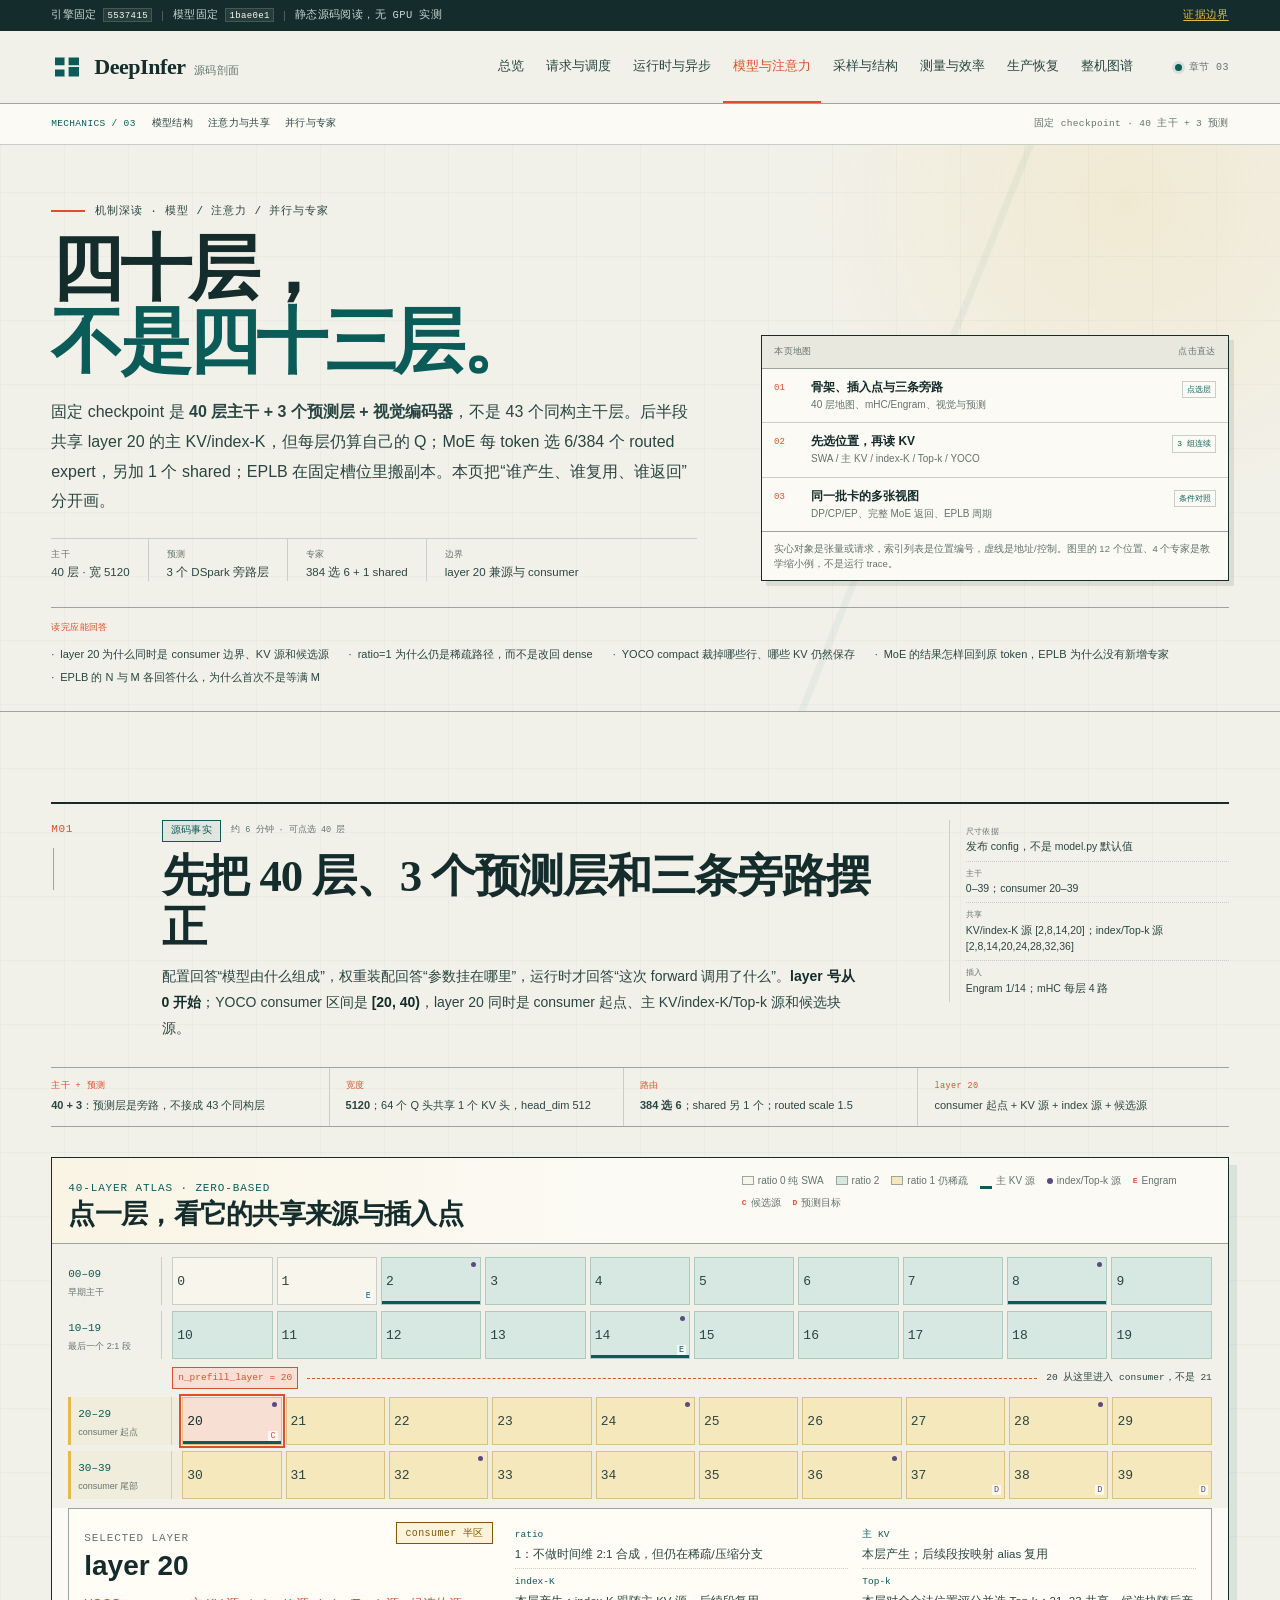
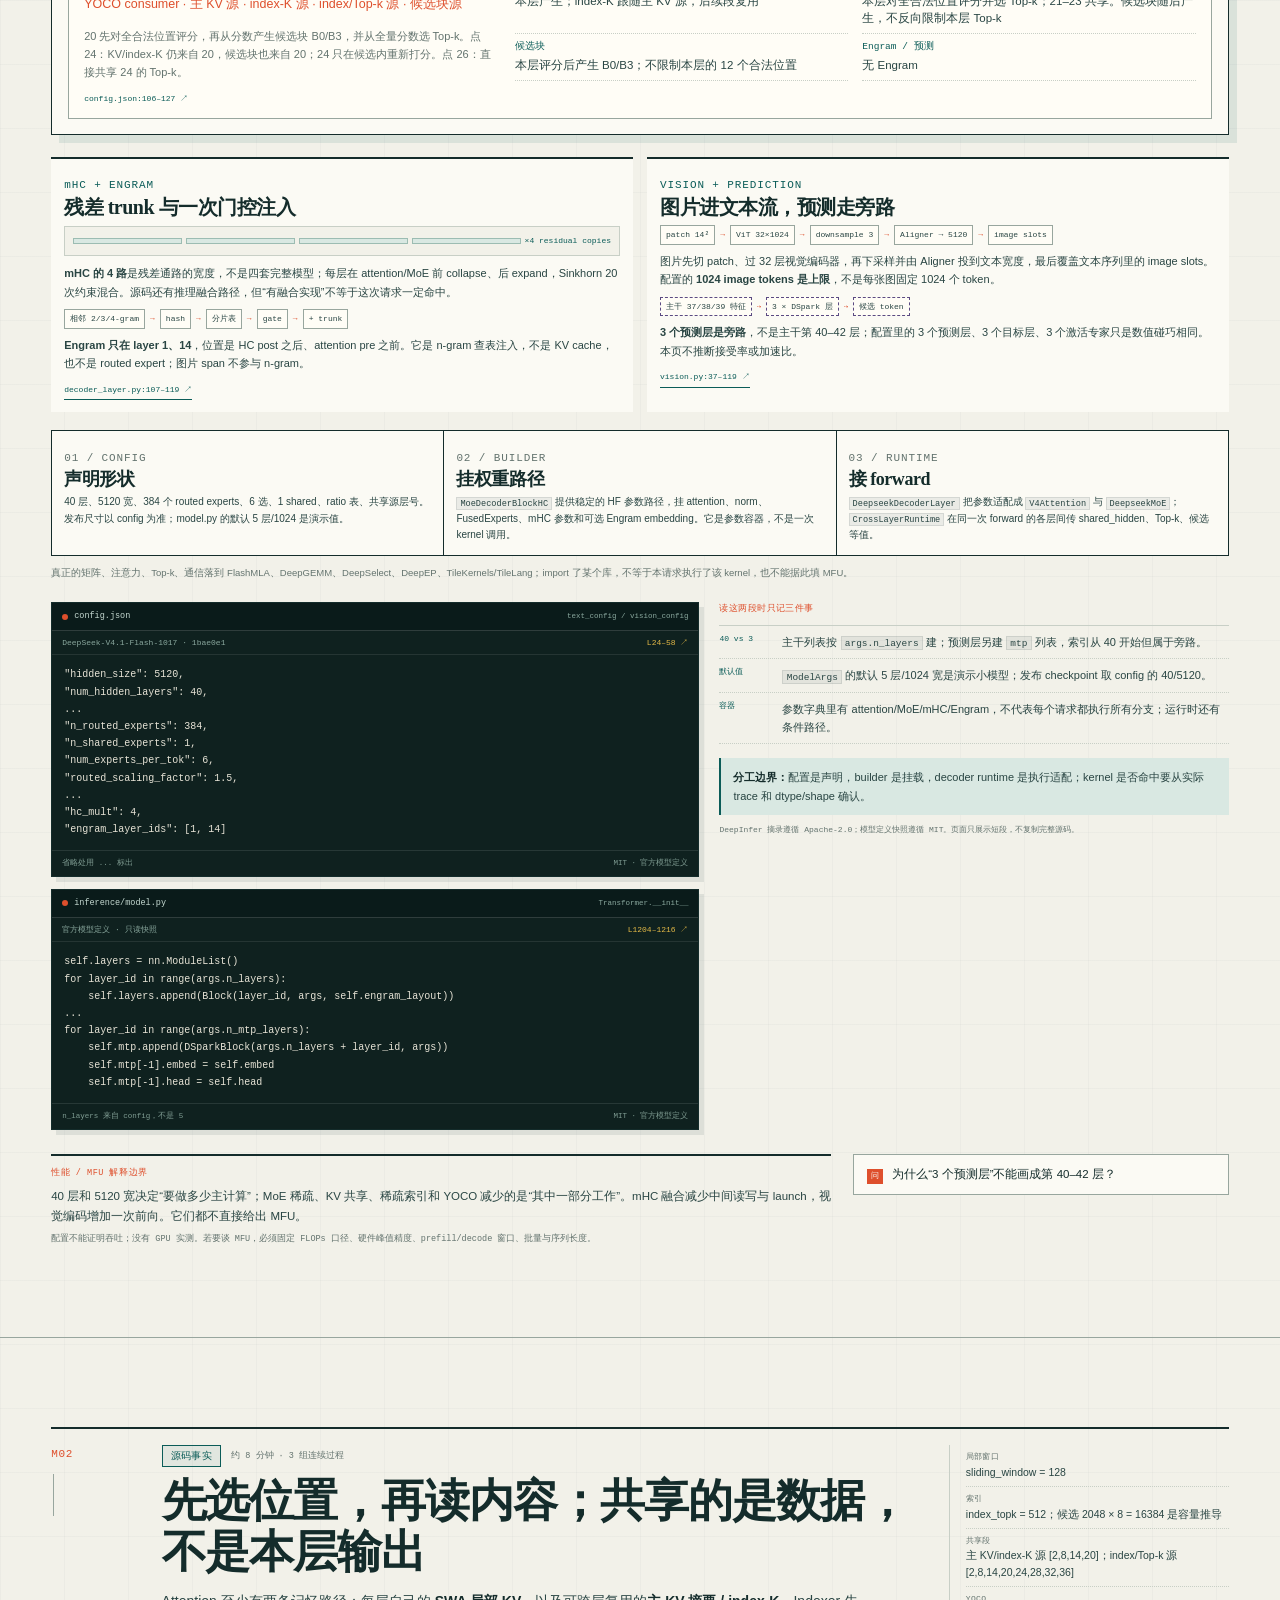
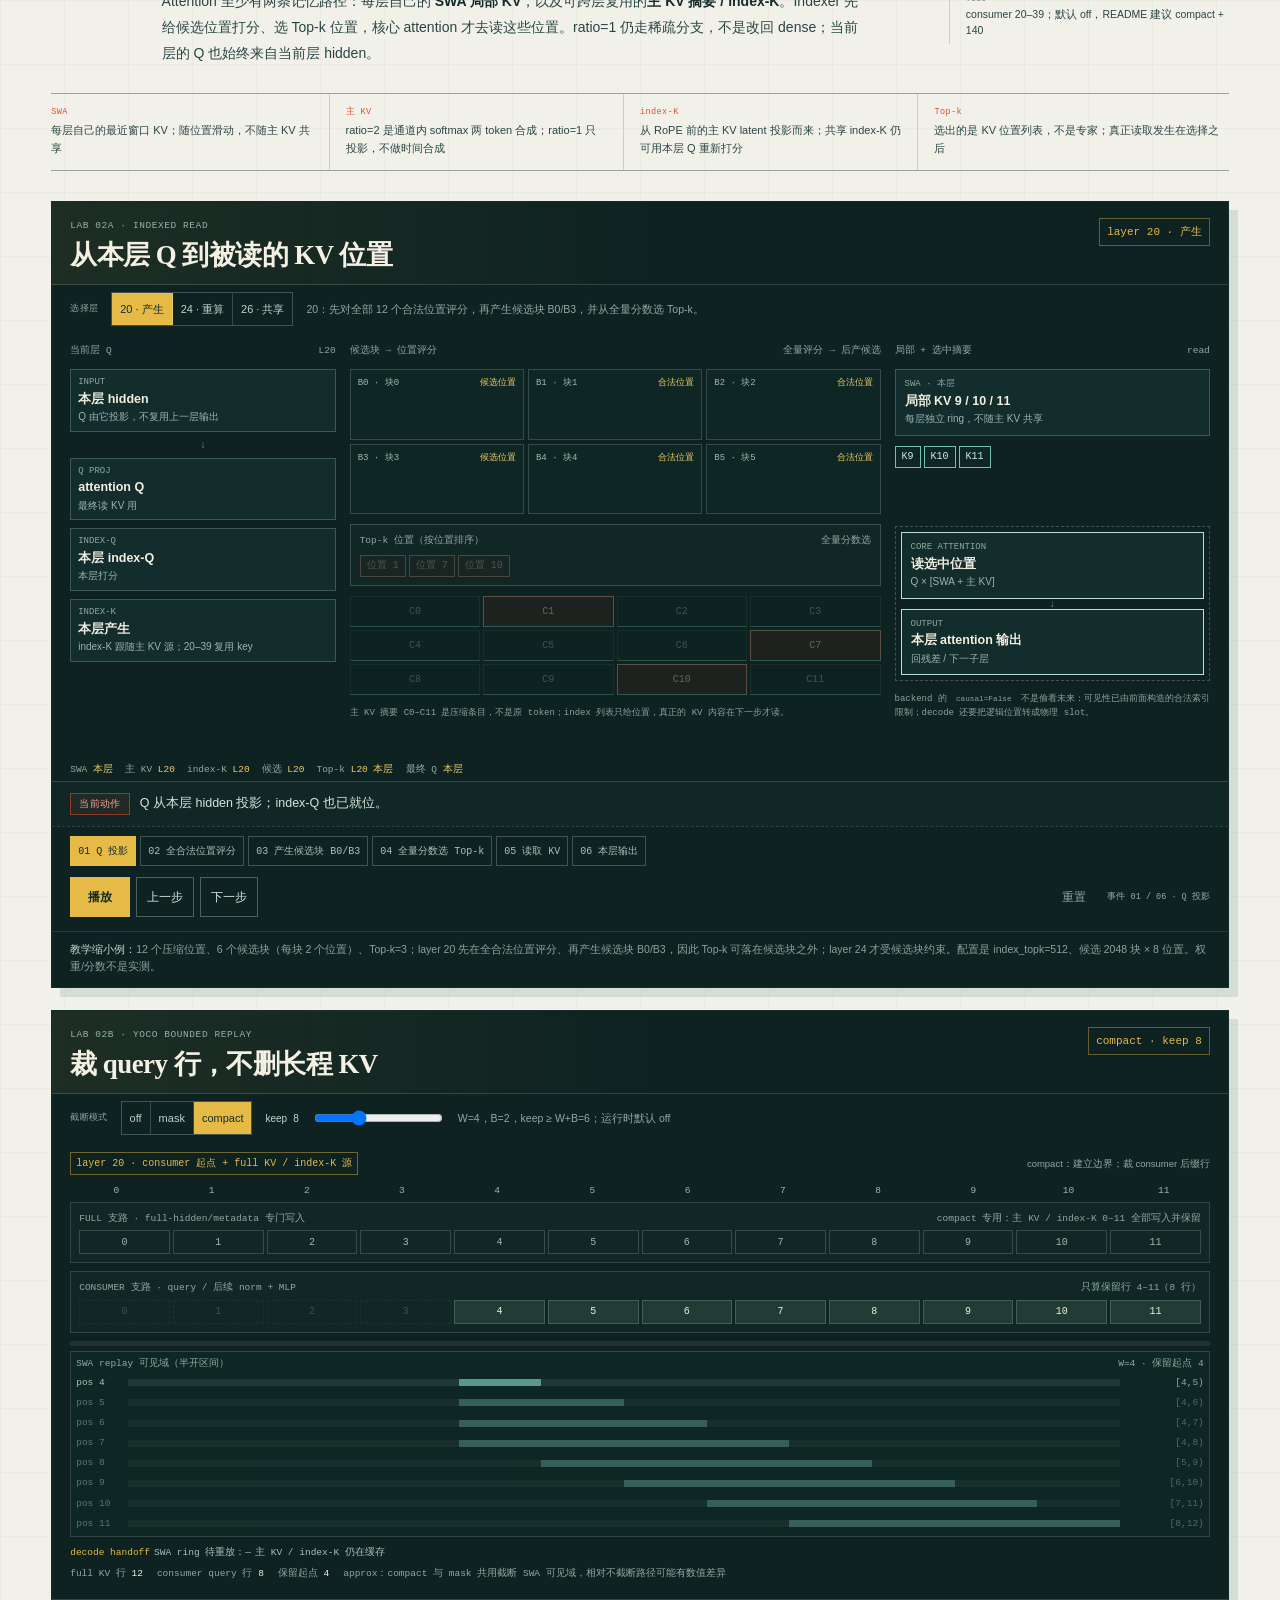
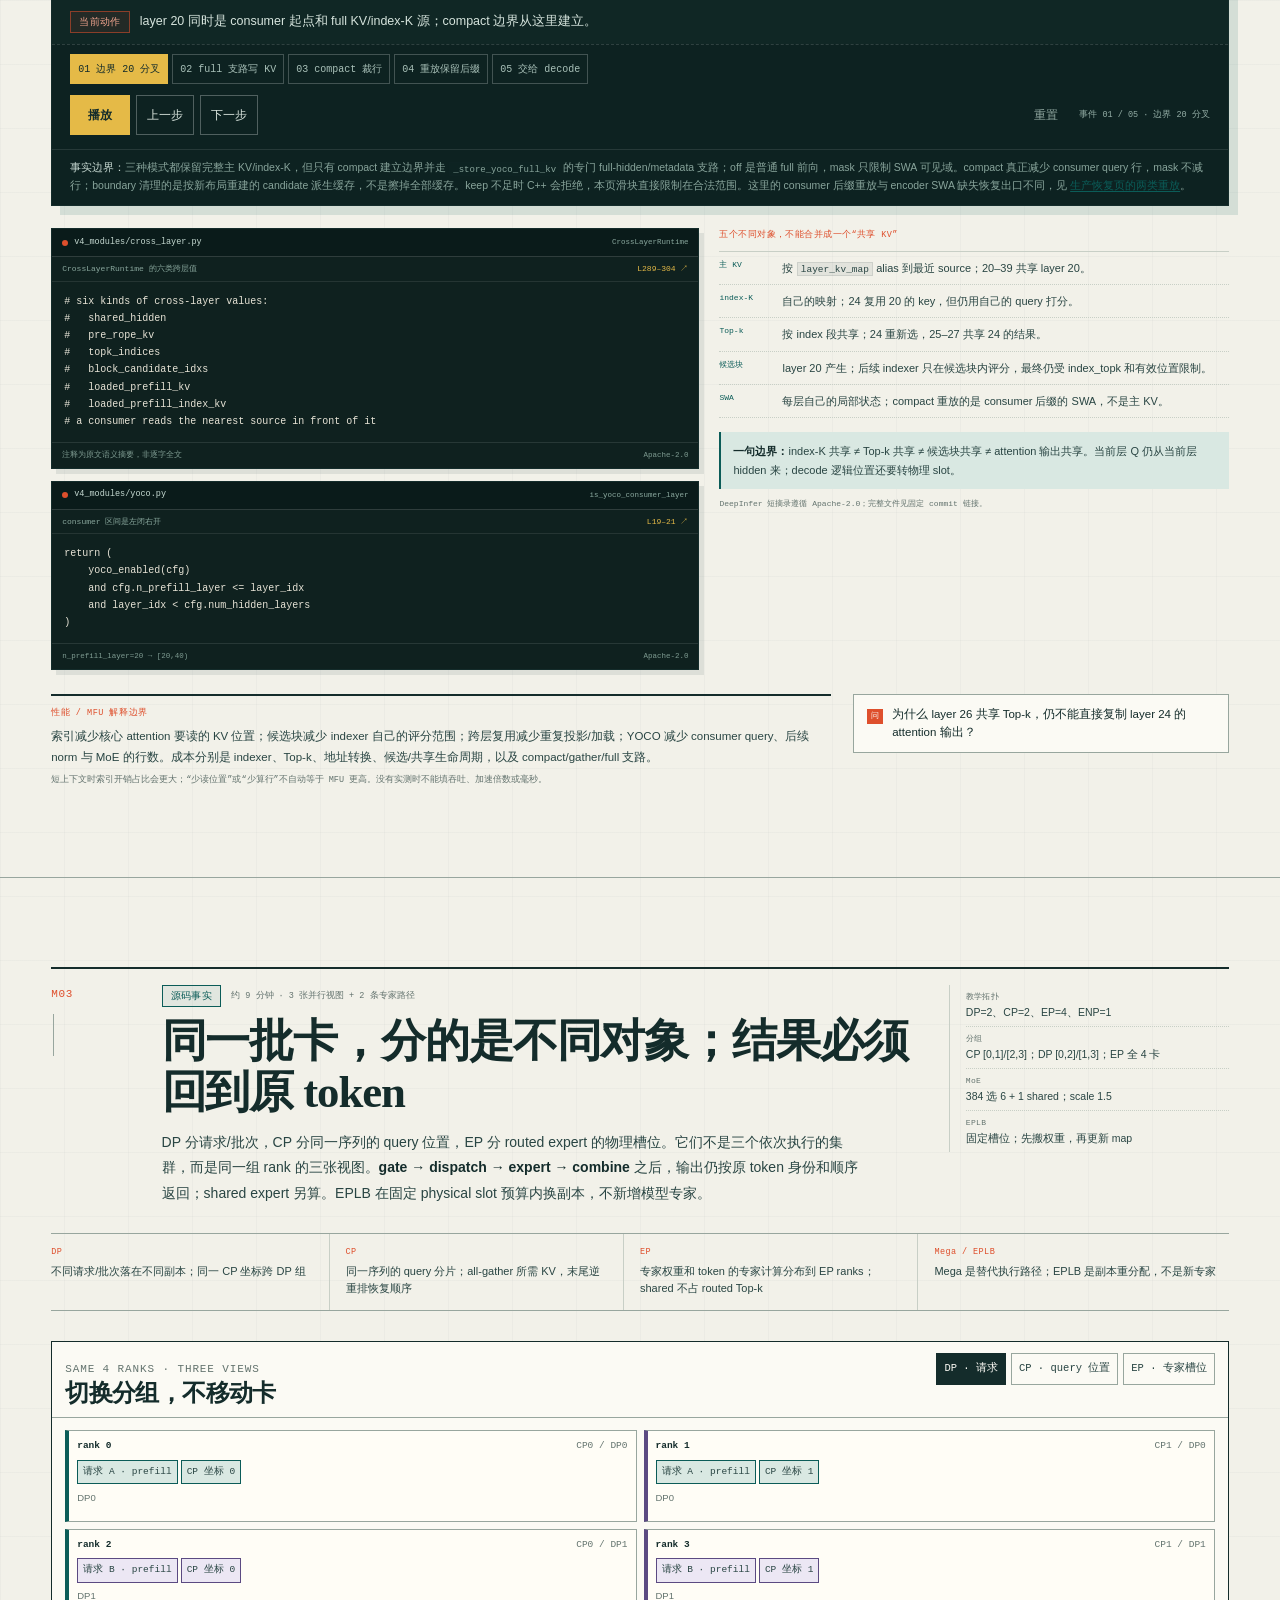
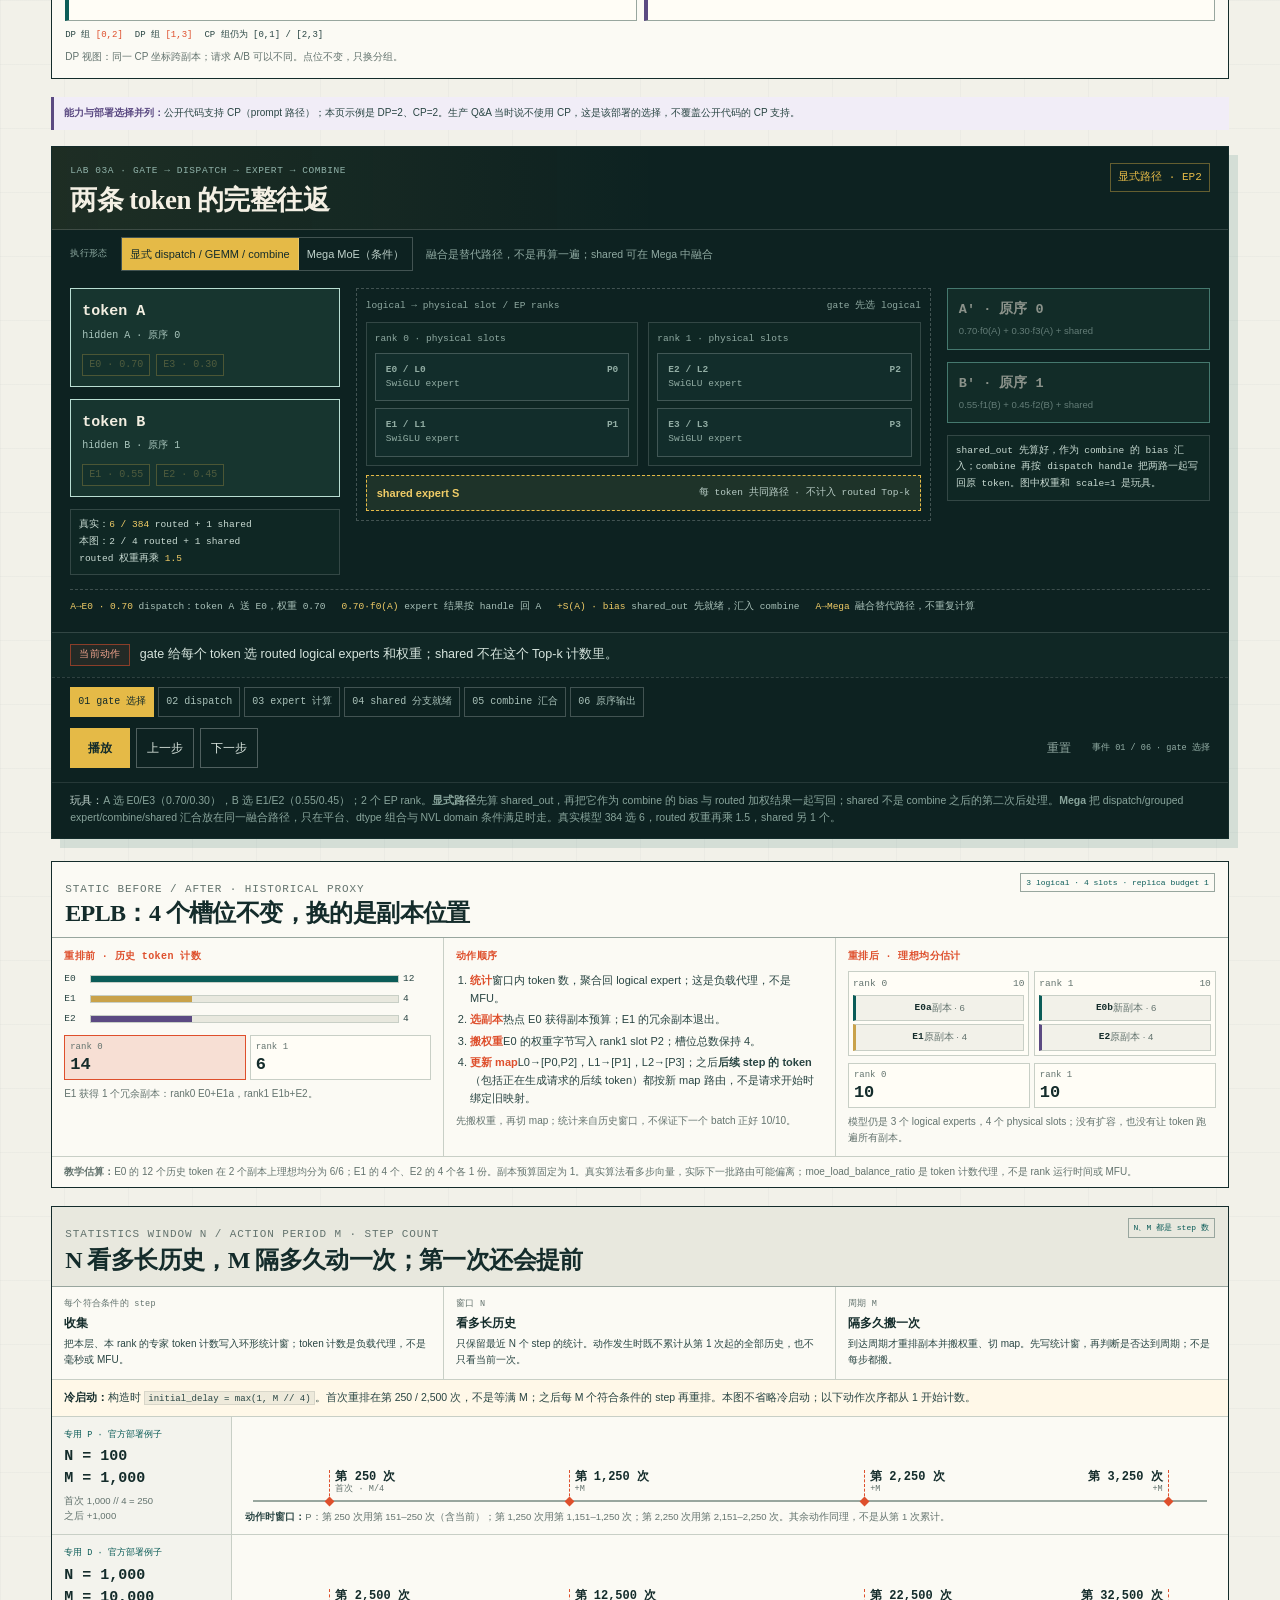
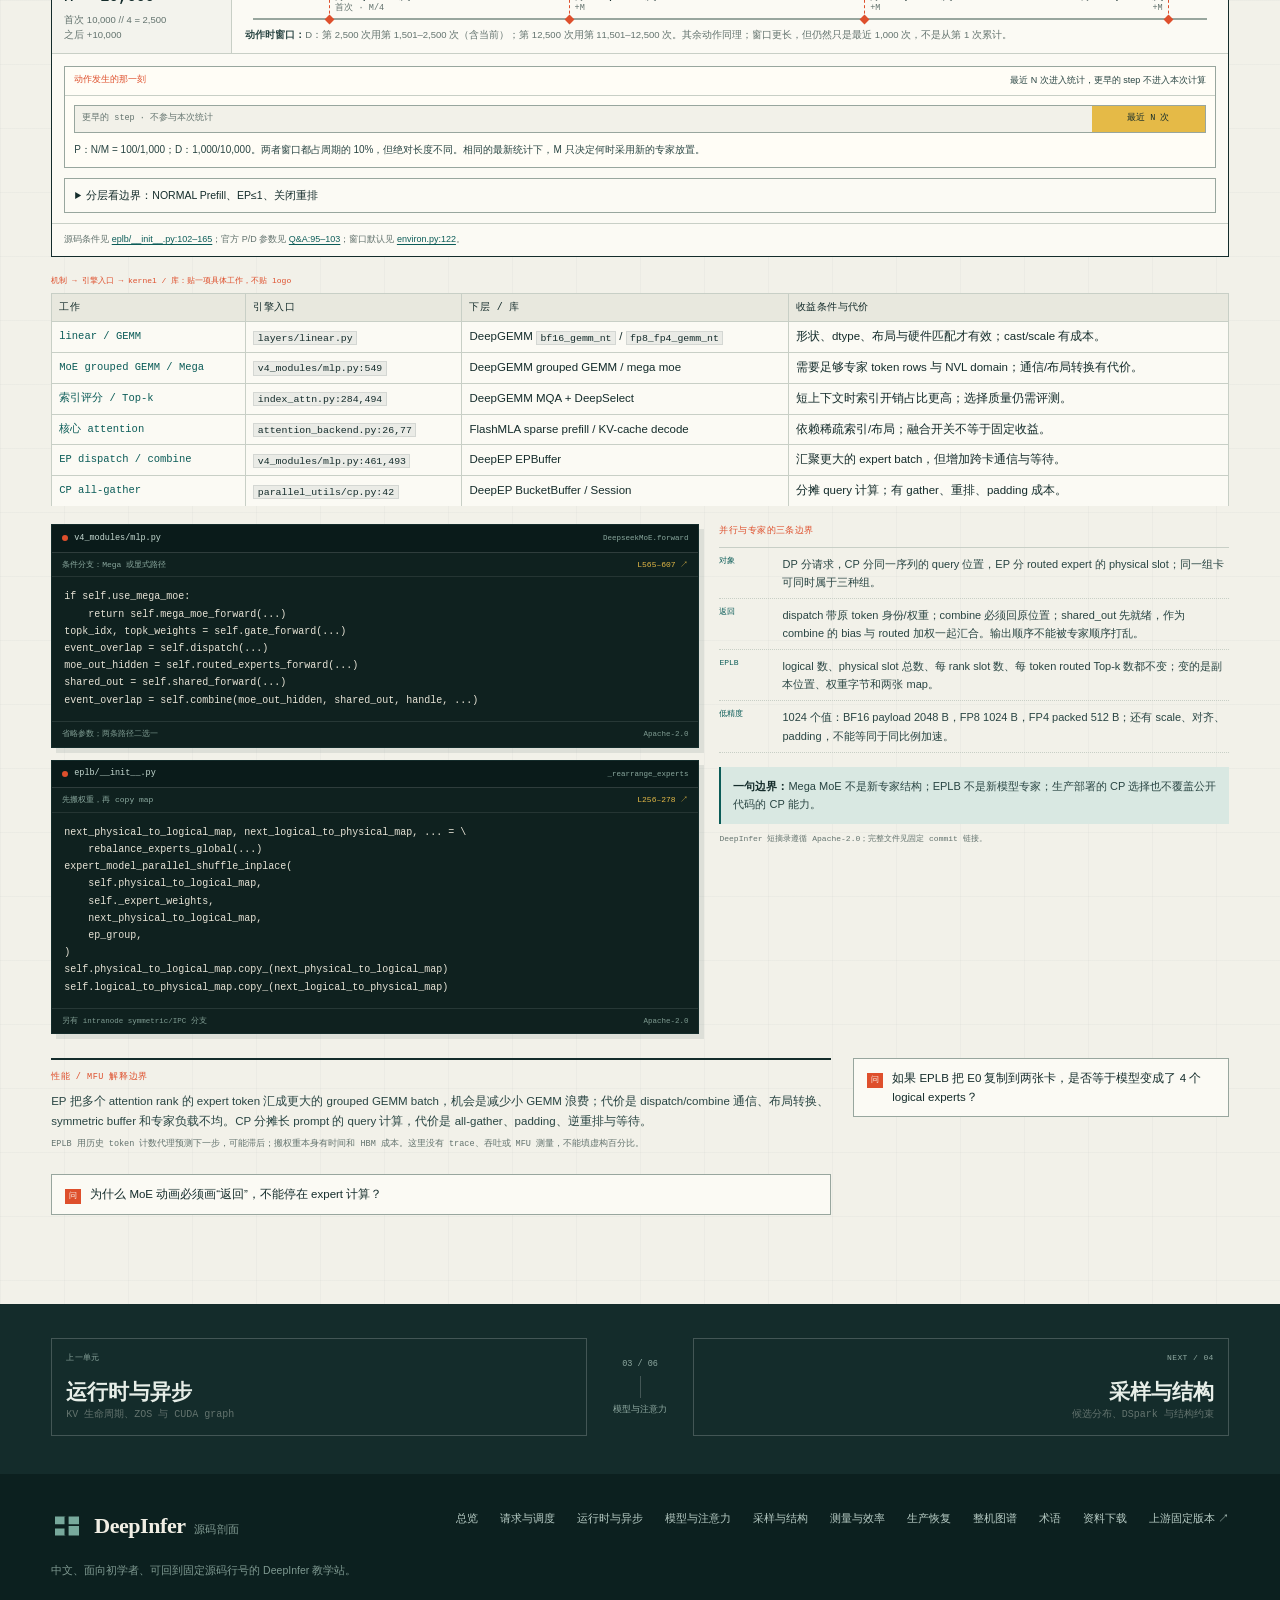
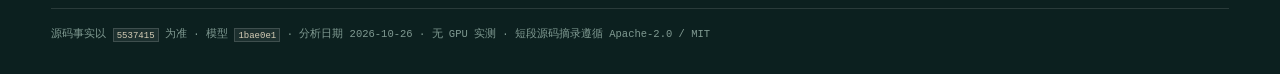
<file: model.html>
<!doctype html>
<html lang="zh-CN" class="no-js">
<head>
  <meta charset="utf-8">
  <meta name="viewport" content="width=device-width, initial-scale=1">
  <title>模型、注意力与并行：四十层不接成四十三层 | DeepInfer 剖面</title>
  <meta name="description" content="DeepSeek-V4.1-Flash-1017 固定 checkpoint 的模型结构、SWA 与主 KV 两条路径、YOCO bounded replay、DP/CP/EP 与 MoE/EPLB 教学导读。含可暂停、步进、回看的三组连续动画与固定源码行号。">
  <meta name="color-scheme" content="light">
  <meta property="og:title" content="模型、注意力与并行 | DeepInfer 剖面">
  <meta property="og:description" content="40 层主干、3 层预测旁路；layer 20 同时是边界、KV 源和候选源；共享不等于复制。">
  <meta property="og:type" content="article">
  <link rel="icon" href="assets/favicon.svg" type="image/svg+xml">
  <link rel="stylesheet" href="assets/site.css">
  <link rel="stylesheet" href="assets/navigation.css">
  <link rel="stylesheet" href="assets/model.css">
  <script>document.documentElement.classList.remove('no-js');document.documentElement.classList.add('js');</script>
  <script src="assets/model.js" defer></script>
</head>
<body class="unit-page">
<a class="skip-link" href="#main">跳到正文</a>
<div class="version-bar">
  <div class="wrap version-bar__in">
    <span>引擎固定 <code>5537415</code></span>
    <span class="version-bar__sep" aria-hidden="true"></span>
    <span>模型固定 <code>1bae0e1</code></span>
    <span class="version-bar__sep" aria-hidden="true"></span>
    <span>静态源码阅读，无 GPU 实测</span>
    <a href="index.html#boundary">证据边界</a>
  </div>
</div>

<header class="site-header">
  <div class="wrap site-header__in">
    <a class="brand" href="index.html" aria-label="DeepInfer 剖面首页">
      <svg class="brand__mark" viewBox="0 0 40 40" aria-hidden="true">
        <path d="M5 8h13v11H5zM22 8h13v24H22zM5 23h13v9H5z"/>
        <path class="brand__cut" d="M5 19h30M18 8v24"/>
      </svg>
      <span class="brand__text"><strong>DeepInfer</strong><span>源码剖面</span></span>
    </a>
    <nav class="primary-nav" aria-label="全站导航">
      <a href="index.html">总览</a>
      <a href="scheduling.html">请求与调度</a>
      <a href="runtime.html">运行时与异步</a>
      <a href="model.html" aria-current="page">模型与注意力</a>
      <a href="sampling.html">采样与结构</a>
      <a href="performance.html">测量与效率</a>
      <a href="production.html">生产恢复</a>
      <a href="atlas.html">整机图谱</a>
    </nav>
    <span class="header-status"><i aria-hidden="true"></i>章节 03</span>
  </div>
</header>

<div class="unit-ribbon">
  <div class="wrap unit-ribbon__in">
    <span class="unit-ribbon__label">MECHANICS / 03</span>
    <nav aria-label="本页单元">
      <a href="#structure">模型结构</a>
      <a href="#attention">注意力与共享</a>
      <a href="#parallel">并行与专家</a>
    </nav>
    <span class="unit-ribbon__note">固定 checkpoint · 40 主干 + 3 预测</span>
  </div>
</div>

<main id="main">
  <section class="unit-hero" aria-labelledby="unit-title">
    <div class="wrap">
      <p class="eyebrow"><span class="eyebrow__rule"></span>机制深读 · 模型 / 注意力 / 并行与专家</p>
      <div class="unit-hero__grid">
        <div>
          <h1 id="unit-title">四十层，<br><span>不是四十三层。</span></h1>
          <p class="unit-hero__lede">固定 checkpoint 是 <strong>40 层主干 + 3 个预测层 + 视觉编码器</strong>，不是 43 个同构主干层。后半段共享 layer 20 的主 KV/index-K，但每层仍算自己的 Q；MoE 每 token 选 6/384 个 routed expert，另加 1 个 shared；EPLB 在固定槽位里搬副本。本页把“谁产生、谁复用、谁返回”分开画。</p>
          <dl class="unit-hero__facts" aria-label="本页阅读信息">
            <div><dt>主干</dt><dd>40 层 · 宽 5120</dd></div>
            <div><dt>预测</dt><dd>3 个 DSpark 旁路层</dd></div>
            <div><dt>专家</dt><dd>384 选 6 + 1 shared</dd></div>
            <div><dt>边界</dt><dd>layer 20 兼源与 consumer</dd></div>
          </dl>
        </div>
        <aside class="unit-map" aria-labelledby="unit-map-title">
          <div class="unit-map__head"><span id="unit-map-title">本页地图</span><span>点击直达</span></div>
          <ol>
            <li><a href="#structure"><span class="num">01</span><span><strong>骨架、插入点与三条旁路</strong><small>40 层地图、mHC/Engram、视觉与预测</small></span><span class="unit-map__state">点选层</span></a></li>
            <li><a href="#attention"><span class="num">02</span><span><strong>先选位置，再读 KV</strong><small>SWA / 主 KV / index-K / Top-k / YOCO</small></span><span class="unit-map__state">3 组连续</span></a></li>
            <li><a href="#parallel"><span class="num">03</span><span><strong>同一批卡的多张视图</strong><small>DP/CP/EP、完整 MoE 返回、EPLB 周期</small></span><span class="unit-map__state">条件对照</span></a></li>
          </ol>
          <p class="unit-map__foot">实心对象是张量或请求，索引列表是位置编号，虚线是地址/控制。图里的 12 个位置、4 个专家是教学缩小例，不是运行 trace。</p>
        </aside>
      </div>
      <div class="unit-contract">
        <span>读完应能回答</span>
        <ul>
          <li>layer 20 为什么同时是 consumer 边界、KV 源和候选源</li>
          <li>ratio=1 为什么仍是稀疏路径，而不是改回 dense</li>
          <li>YOCO compact 裁掉哪些行、哪些 KV 仍然保存</li>
          <li>MoE 的结果怎样回到原 token，EPLB 为什么没有新增专家</li>
          <li>EPLB 的 N 与 M 各回答什么，为什么首次不是等满 M</li>
        </ul>
      </div>
    </div>
  </section>

  <noscript>
    <div class="wrap">
      <p class="unit-noscript"><strong>JavaScript 已关闭。</strong>正文、源码小窗、层表、并行分组和每组图的“无 JavaScript 回退”都可读；播放、点选层和条件开关会被隐藏。所有教学数值都在回退文字里列出。</p>
    </div>
  </noscript>

  <section class="mech mech-first" id="structure" aria-labelledby="structure-title">
    <div class="wrap">
      <header class="mech-head">
        <div class="mech-head__no"><span>M01</span><i aria-hidden="true"></i></div>
        <div>
          <div class="mech-kicker"><span class="tag tag--source">源码事实</span><span class="mech-time">约 6 分钟 · 可点选 40 层</span></div>
          <h2 id="structure-title">先把 40 层、3 个预测层和三条旁路摆正</h2>
          <p class="mech-thesis">配置回答“模型由什么组成”，权重装配回答“参数挂在哪里”，运行时才回答“这次 forward 调用了什么”。<strong>layer 号从 0 开始</strong>；YOCO consumer 区间是 <strong>[20, 40)</strong>，layer 20 同时是 consumer 起点、主 KV/index-K/Top-k 源和候选块源。</p>
        </div>
        <dl class="mech-meta">
          <div><dt>尺寸依据</dt><dd>发布 config，不是 model.py 默认值</dd></div>
          <div><dt>主干</dt><dd>0–39；consumer 20–39</dd></div>
          <div><dt>共享</dt><dd>KV/index-K 源 [2,8,14,20]；index/Top-k 源 [2,8,14,20,24,28,32,36]</dd></div>
          <div><dt>插入</dt><dd>Engram 1/14；mHC 每层 4 路</dd></div>
        </dl>
      </header>

      <dl class="mech-facts">
        <div><dt>主干 + 预测</dt><dd><b>40 + 3</b>：预测层是旁路，不接成 43 个同构层</dd></div>
        <div><dt>宽度</dt><dd><b>5120</b>；64 个 Q 头共享 1 个 KV 头，head_dim 512</dd></div>
        <div><dt>路由</dt><dd><b>384 选 6</b>；shared 另 1 个；routed scale 1.5</dd></div>
        <div><dt>layer 20</dt><dd>consumer 起点 + KV 源 + index 源 + 候选源</dd></div>
      </dl>

      <div class="struct-board">
        <div class="struct-head">
          <div>
            <span class="micro-label">40-LAYER ATLAS · ZERO-BASED</span>
            <h3>点一层，看它的共享来源与插入点</h3>
          </div>
          <div class="struct-legend" aria-label="图例">
            <span><i class="key key--ratio0"></i>ratio 0 纯 SWA</span>
            <span><i class="key key--ratio2"></i>ratio 2</span>
            <span><i class="key key--ratio1"></i>ratio 1 仍稀疏</span>
            <span><i class="key key--kv"></i>主 KV 源</span>
            <span><i class="key key--ix"></i>index/Top-k 源</span>
            <span><b>E</b> Engram</span>
            <span><b>C</b> 候选源</span>
            <span><b>D</b> 预测目标</span>
          </div>
        </div>

        <div class="atlas" data-layer-atlas>
          <div class="atlas-row">
            <div class="atlas-row__label"><span>00–09</span><small>早期主干</small></div>
            <div class="atlas-cells">
              <button type="button" class="layer-cell" data-layer="0" data-ratio="0" aria-pressed="false" aria-label="layer 0，ratio 0 纯 SWA">0</button>
              <button type="button" class="layer-cell" data-layer="1" data-ratio="0" data-engram="1" aria-pressed="false" aria-label="layer 1，ratio 0，Engram 注入">1<i class="ltag">E</i></button>
              <button type="button" class="layer-cell" data-layer="2" data-ratio="2" data-kv="1" data-index="1" aria-pressed="false" aria-label="layer 2，ratio 2，主 KV、index-K 与 Top-k 源">2</button>
              <button type="button" class="layer-cell" data-layer="3" data-ratio="2" aria-pressed="false" aria-label="layer 3，ratio 2">3</button>
              <button type="button" class="layer-cell" data-layer="4" data-ratio="2" aria-pressed="false" aria-label="layer 4，ratio 2">4</button>
              <button type="button" class="layer-cell" data-layer="5" data-ratio="2" aria-pressed="false" aria-label="layer 5，ratio 2">5</button>
              <button type="button" class="layer-cell" data-layer="6" data-ratio="2" aria-pressed="false" aria-label="layer 6，ratio 2">6</button>
              <button type="button" class="layer-cell" data-layer="7" data-ratio="2" aria-pressed="false" aria-label="layer 7，ratio 2">7</button>
              <button type="button" class="layer-cell" data-layer="8" data-ratio="2" data-kv="1" data-index="1" aria-pressed="false" aria-label="layer 8，ratio 2，主 KV、index-K 与 Top-k 源">8</button>
              <button type="button" class="layer-cell" data-layer="9" data-ratio="2" aria-pressed="false" aria-label="layer 9，ratio 2">9</button>
            </div>
          </div>
          <div class="atlas-row">
            <div class="atlas-row__label"><span>10–19</span><small>最后一个 2:1 段</small></div>
            <div class="atlas-cells">
              <button type="button" class="layer-cell" data-layer="10" data-ratio="2" aria-pressed="false" aria-label="layer 10，ratio 2">10</button>
              <button type="button" class="layer-cell" data-layer="11" data-ratio="2" aria-pressed="false" aria-label="layer 11，ratio 2">11</button>
              <button type="button" class="layer-cell" data-layer="12" data-ratio="2" aria-pressed="false" aria-label="layer 12，ratio 2">12</button>
              <button type="button" class="layer-cell" data-layer="13" data-ratio="2" aria-pressed="false" aria-label="layer 13，ratio 2">13</button>
              <button type="button" class="layer-cell" data-layer="14" data-ratio="2" data-kv="1" data-index="1" data-engram="1" aria-pressed="false" aria-label="layer 14，ratio 2，主 KV、index-K 与 Top-k 源，Engram 注入">14<i class="ltag">E</i></button>
              <button type="button" class="layer-cell" data-layer="15" data-ratio="2" aria-pressed="false" aria-label="layer 15，ratio 2">15</button>
              <button type="button" class="layer-cell" data-layer="16" data-ratio="2" aria-pressed="false" aria-label="layer 16，ratio 2">16</button>
              <button type="button" class="layer-cell" data-layer="17" data-ratio="2" aria-pressed="false" aria-label="layer 17，ratio 2">17</button>
              <button type="button" class="layer-cell" data-layer="18" data-ratio="2" aria-pressed="false" aria-label="layer 18，ratio 2">18</button>
              <button type="button" class="layer-cell" data-layer="19" data-ratio="2" aria-pressed="false" aria-label="layer 19，ratio 2">19</button>
            </div>
          </div>
          <div class="atlas-boundary"><span>n_prefill_layer = 20</span><i></i><b>20 从这里进入 consumer，不是 21</b></div>
          <div class="atlas-row is-consumer">
            <div class="atlas-row__label"><span>20–29</span><small>consumer 起点</small></div>
            <div class="atlas-cells">
              <button type="button" class="layer-cell is-current" data-layer="20" data-ratio="1" data-kv="1" data-index="1" data-candidate="1" aria-pressed="true" aria-label="layer 20，ratio 1，consumer 起点，主 KV/index-K/Top-k 源、候选源">20<i class="ltag ltag--hot">C</i></button>
              <button type="button" class="layer-cell" data-layer="21" data-ratio="1" aria-pressed="false" aria-label="layer 21，ratio 1，共享 layer 20 的 KV、index-K 与 Top-k">21</button>
              <button type="button" class="layer-cell" data-layer="22" data-ratio="1" aria-pressed="false" aria-label="layer 22，ratio 1">22</button>
              <button type="button" class="layer-cell" data-layer="23" data-ratio="1" aria-pressed="false" aria-label="layer 23，ratio 1">23</button>
              <button type="button" class="layer-cell" data-layer="24" data-ratio="1" data-index="1" aria-pressed="false" aria-label="layer 24，ratio 1，Top-k 源；复用 layer 20 的 KV 与 index-K，只在候选内重新选 Top-k">24</button>
              <button type="button" class="layer-cell" data-layer="25" data-ratio="1" aria-pressed="false" aria-label="layer 25，ratio 1，共享 layer 24 的 Top-k">25</button>
              <button type="button" class="layer-cell" data-layer="26" data-ratio="1" aria-pressed="false" aria-label="layer 26，ratio 1，共享 layer 24 的 Top-k">26</button>
              <button type="button" class="layer-cell" data-layer="27" data-ratio="1" aria-pressed="false" aria-label="layer 27，ratio 1">27</button>
              <button type="button" class="layer-cell" data-layer="28" data-ratio="1" data-index="1" aria-pressed="false" aria-label="layer 28，ratio 1，Top-k 源；复用 layer 20 的 KV/index-K，在候选内重算">28</button>
              <button type="button" class="layer-cell" data-layer="29" data-ratio="1" aria-pressed="false" aria-label="layer 29，ratio 1">29</button>
            </div>
          </div>
          <div class="atlas-row is-consumer">
            <div class="atlas-row__label"><span>30–39</span><small>consumer 尾部</small></div>
            <div class="atlas-cells">
              <button type="button" class="layer-cell" data-layer="30" data-ratio="1" aria-pressed="false" aria-label="layer 30，ratio 1">30</button>
              <button type="button" class="layer-cell" data-layer="31" data-ratio="1" aria-pressed="false" aria-label="layer 31，ratio 1">31</button>
              <button type="button" class="layer-cell" data-layer="32" data-ratio="1" data-index="1" aria-pressed="false" aria-label="layer 32，ratio 1，Top-k 源；复用 layer 20 的 KV/index-K，在候选内重算">32</button>
              <button type="button" class="layer-cell" data-layer="33" data-ratio="1" aria-pressed="false" aria-label="layer 33，ratio 1">33</button>
              <button type="button" class="layer-cell" data-layer="34" data-ratio="1" aria-pressed="false" aria-label="layer 34，ratio 1">34</button>
              <button type="button" class="layer-cell" data-layer="35" data-ratio="1" aria-pressed="false" aria-label="layer 35，ratio 1">35</button>
              <button type="button" class="layer-cell" data-layer="36" data-ratio="1" data-index="1" aria-pressed="false" aria-label="layer 36，ratio 1，Top-k 源；复用 layer 20 的 KV/index-K，在候选内重算">36</button>
              <button type="button" class="layer-cell" data-layer="37" data-ratio="1" data-predict="1" aria-pressed="false" aria-label="layer 37，ratio 1；预测层特征目标">37<i class="ltag ltag--pred">D</i></button>
              <button type="button" class="layer-cell" data-layer="38" data-ratio="1" data-predict="1" aria-pressed="false" aria-label="layer 38，ratio 1；预测层特征目标">38<i class="ltag ltag--pred">D</i></button>
              <button type="button" class="layer-cell" data-layer="39" data-ratio="1" data-predict="1" aria-pressed="false" aria-label="layer 39，ratio 1；预测层特征目标">39<i class="ltag ltag--pred">D</i></button>
            </div>
          </div>
        </div>

        <aside class="layer-inspector" data-layer-inspector aria-live="polite" aria-label="层详情">
          <div class="layer-inspector__head">
            <div><span class="micro-label">SELECTED LAYER</span><h4>layer 20</h4></div>
            <span class="tag tag--sim">四角色同时成立</span>
          </div>
          <p class="layer-inspector__roles">consumer 起点 · 主 KV 源 · index-K 源 · Top-k 源 · 候选块源</p>
          <dl class="layer-inspector__facts">
            <div><dt>ratio</dt><dd>1：不做 2:1 时间合成，仍在稀疏分支</dd></div>
            <div><dt>主 KV</dt><dd>本层产生；20–39 按映射 alias 复用</dd></div>
            <div><dt>index-K</dt><dd>本层产生；此 checkpoint 的 index-K 跟随主 KV 源，20–39 继续复用 20</dd></div>
            <div><dt>Top-k</dt><dd>本层先对全合法位置评分；21–23 共享，24 在候选内重算</dd></div>
            <div><dt>候选块</dt><dd>本层评分后产生；后续 index 只在候选内评分</dd></div>
            <div><dt>SWA</dt><dd>本层独立；不随主 KV 共享</dd></div>
          </dl>
          <p class="layer-inspector__note">点 24：KV/index-K 仍来自 20，候选块也来自 20；24 只在候选位置内用本层 index-Q/weights 重新打分并重选 Top-k。点 26：直接共享 24 的 Top-k，最终 attention Q 仍由 26 自己投影。</p>
          <a class="srcline" href="https://huggingface.co/deepseek-ai/DeepSeek-V4.1-Flash-1017/blob/1bae0e1088993b9b82de08f59de5be5a34e42170/config.json#L106-L127" target="_blank" rel="noopener noreferrer">config.json:106–127 ↗</a>
        </aside>
      </div>

      <div class="insert-grid">
        <article class="insert-card">
          <span class="micro-label">mHC + ENGRAM</span>
          <h3>残差 trunk 与一次门控注入</h3>
          <div class="hc-mini" aria-label="四路残差示意">
            <span class="hc-lane"></span><span class="hc-lane"></span><span class="hc-lane"></span><span class="hc-lane"></span>
            <b>×4 residual copies</b>
          </div>
          <p><strong>mHC 的 4 路</strong>是残差通路的宽度，不是四套完整模型；每层在 attention/MoE 前 collapse、后 expand，Sinkhorn 20 次约束混合。源码还有推理融合路径，但“有融合实现”不等于这次请求一定命中。</p>
          <div class="engram-mini">
            <span>相邻 2/3/4-gram</span><i>→</i><span>hash</span><i>→</i><span>分片表</span><i>→</i><span>gate</span><i>→</i><span>+ trunk</span>
          </div>
          <p><strong>Engram 只在 layer 1、14</strong>，位置是 HC post 之后、attention pre 之前。它是 n-gram 查表注入，不是 KV cache，也不是 routed expert；图片 span 不参与 n-gram。</p>
          <a class="text-link" href="https://github.com/deepseek-ai/DeepInfer/blob/553741557a57df44a46fb3ab72b6aafeaf945337/deepinfer/model_executor/models/decoder_layer.py#L107-L119" target="_blank" rel="noopener noreferrer">decoder_layer.py:107–119 ↗</a>
        </article>

        <article class="insert-card">
          <span class="micro-label">VISION + PREDICTION</span>
          <h3>图片进文本流，预测走旁路</h3>
          <div class="vision-mini">
            <span>patch 14²</span><i>→</i><span>ViT 32×1024</span><i>→</i><span>downsample 3</span><i>→</i><span>Aligner → 5120</span><i>→</i><span>image slots</span>
          </div>
          <p>图片先切 patch、过 32 层视觉编码器，再下采样并由 Aligner 投到文本宽度，最后覆盖文本序列里的 image slots。配置的 <strong>1024 image tokens 是上限</strong>，不是每张图固定 1024 个 token。</p>
          <div class="pred-mini"><span>主干 37/38/39 特征</span><i>⇢</i><span>3 × DSpark 层</span><i>⇢</i><span>候选 token</span></div>
          <p><strong>3 个预测层是旁路</strong>，不是主干第 40–42 层；配置里的 3 个预测层、3 个目标层、3 个激活专家只是数值碰巧相同。本页不推断接受率或加速比。</p>
          <a class="text-link" href="https://huggingface.co/deepseek-ai/DeepSeek-V4.1-Flash-1017/blob/1bae0e1088993b9b82de08f59de5be5a34e42170/inference/vision.py#L37-L119" target="_blank" rel="noopener noreferrer">vision.py:37–119 ↗</a>
        </article>
      </div>

      <div class="resp-grid" aria-label="配置、权重装配和运行时的职责">
        <article><span class="micro-label">01 / CONFIG</span><h3>声明形状</h3><p>40 层、5120 宽、384 个 routed experts、6 选、1 shared、ratio 表、共享源层号。发布尺寸以 config 为准；model.py 的默认 5 层/1024 是演示值。</p></article>
        <article><span class="micro-label">02 / BUILDER</span><h3>挂权重路径</h3><p><code>MoeDecoderBlockHC</code> 提供稳定的 HF 参数路径，挂 attention、norm、FusedExperts、mHC 参数和可选 Engram embedding。它是参数容器，不是一次 kernel 调用。</p></article>
        <article><span class="micro-label">03 / RUNTIME</span><h3>接 forward</h3><p><code>DeepseekDecoderLayer</code> 把参数适配成 <code>V4Attention</code> 与 <code>DeepseekMoE</code>；<code>CrossLayerRuntime</code> 在同一次 forward 的各层间传 shared_hidden、Top-k、候选等值。</p></article>
      </div>
      <p class="struct-foot">真正的矩阵、注意力、Top-k、通信落到 FlashMLA、DeepGEMM、DeepSelect、DeepEP、TileKernels/TileLang；import 了某个库，不等于本请求执行了该 kernel，也不能据此填 MFU。</p>

      <div class="source-explain">
        <div>
          <div class="source-window">
            <div class="source-window__bar"><div><span class="source-dot"></span><span class="src-file">config.json</span></div><span class="src-function">text_config / vision_config</span></div>
            <div class="source-window__meta"><span>DeepSeek-V4.1-Flash-1017 · 1bae0e1</span><a href="https://huggingface.co/deepseek-ai/DeepSeek-V4.1-Flash-1017/blob/1bae0e1088993b9b82de08f59de5be5a34e42170/config.json#L24-L58" target="_blank" rel="noopener noreferrer">L24–58 ↗</a></div>
            <pre><code>"hidden_size": 5120,
"num_hidden_layers": 40,
...
"n_routed_experts": 384,
"n_shared_experts": 1,
"num_experts_per_tok": 6,
"routed_scaling_factor": 1.5,
...
"hc_mult": 4,
"engram_layer_ids": [1, 14]</code></pre>
            <div class="source-window__foot"><span>省略处用 ... 标出</span><span>MIT · 官方模型定义</span></div>
          </div>
          <div class="source-window">
            <div class="source-window__bar"><div><span class="source-dot"></span><span class="src-file">inference/model.py</span></div><span class="src-function">Transformer.__init__</span></div>
            <div class="source-window__meta"><span>官方模型定义 · 只读快照</span><a href="https://huggingface.co/deepseek-ai/DeepSeek-V4.1-Flash-1017/blob/1bae0e1088993b9b82de08f59de5be5a34e42170/inference/model.py#L1204-L1216" target="_blank" rel="noopener noreferrer">L1204–1216 ↗</a></div>
            <pre><code>self.layers = nn.ModuleList()
for layer_id in range(args.n_layers):
    self.layers.append(Block(layer_id, args, self.engram_layout))
...
for layer_id in range(args.n_mtp_layers):
    self.mtp.append(DSparkBlock(args.n_layers + layer_id, args))
    self.mtp[-1].embed = self.embed
    self.mtp[-1].head = self.head</code></pre>
            <div class="source-window__foot"><span>n_layers 来自 config，不是 5</span><span>MIT · 官方模型定义</span></div>
          </div>
        </div>
        <div class="source-read">
          <p class="source-read__label">读这两段时只记三件事</p>
          <ul class="line-notes">
            <li><b>40 vs 3</b><span>主干列表按 <code>args.n_layers</code> 建；预测层另建 <code>mtp</code> 列表，索引从 40 开始但属于旁路。</span></li>
            <li><b>默认值</b><span><code>ModelArgs</code> 的默认 5 层/1024 宽是演示小模型；发布 checkpoint 取 config 的 40/5120。</span></li>
            <li><b>容器</b><span>参数字典里有 attention/MoE/mHC/Engram，不代表每个请求都执行所有分支；运行时还有条件路径。</span></li>
          </ul>
          <p class="source-bridge"><b>分工边界：</b>配置是声明，builder 是挂载，decoder runtime 是执行适配；kernel 是否命中要从实际 trace 和 dtype/shape 确认。</p>
          <p class="source-attrib">DeepInfer 摘录遵循 Apache-2.0；模型定义快照遵循 MIT。页面只展示短段，不复制完整源码。</p>
        </div>
      </div>

      <div class="mech-tail">
        <div class="perf-ledger">
          <span class="ledger-label">性能 / MFU 解释边界</span>
          <p>40 层和 5120 宽决定“要做多少主计算”；MoE 稀疏、KV 共享、稀疏索引和 YOCO 减少的是“其中一部分工作”。mHC 融合减少中间读写与 launch，视觉编码增加一次前向。它们都不直接给出 MFU。</p>
          <p class="perf-boundary">配置不能证明吞吐；没有 GPU 实测。若要谈 MFU，必须固定 FLOPs 口径、硬件峰值精度、prefill/decode 窗口、批量与序列长度。</p>
        </div>
        <details class="question"><summary>为什么“3 个预测层”不能画成第 40–42 层？</summary><div class="question__body"><p>因为它们不在主干 0–39 的顺序里，而是从主干目标层特征出发的侧分支。把 40+3 画成 43 个同构块，会掩盖旁路身份、目标层特征和验证流程。</p></div></details>
      </div>
    </div>
  </section>


  <section class="mech" id="attention" aria-labelledby="attention-title">
    <div class="wrap">
      <header class="mech-head">
        <div class="mech-head__no"><span>M02</span><i aria-hidden="true"></i></div>
        <div>
          <div class="mech-kicker"><span class="tag tag--source">源码事实</span><span class="mech-time">约 8 分钟 · 3 组连续过程</span></div>
          <h2 id="attention-title">先选位置，再读内容；共享的是数据，不是本层输出</h2>
          <p class="mech-thesis">Attention 至少有两条记忆路径：每层自己的 <strong>SWA 局部 KV</strong>，以及可跨层复用的<strong>主 KV 摘要 / index-K</strong>。Indexer 先给候选位置打分、选 Top-k 位置，核心 attention 才去读这些位置。ratio=1 仍走稀疏分支，不是改回 dense；当前层的 Q 也始终来自当前层 hidden。</p>
        </div>
        <dl class="mech-meta">
          <div><dt>局部窗口</dt><dd>sliding_window = 128</dd></div>
          <div><dt>索引</dt><dd>index_topk = 512；候选 2048 × 8 = 16384 是容量推导</dd></div>
          <div><dt>共享段</dt><dd>主 KV/index-K 源 [2,8,14,20]；index/Top-k 源 [2,8,14,20,24,28,32,36]</dd></div>
          <div><dt>YOCO</dt><dd>consumer 20–39；默认 off，README 建议 compact + 140</dd></div>
        </dl>
      </header>

      <dl class="mech-facts">
        <div><dt>SWA</dt><dd>每层自己的最近窗口 KV；随位置滑动，不随主 KV 共享</dd></div>
        <div><dt>主 KV</dt><dd>ratio=2 是通道内 softmax 两 token 合成；ratio=1 只投影，不做时间合成</dd></div>
        <div><dt>index-K</dt><dd>从 RoPE 前的主 KV latent 投影而来；共享 index-K 仍可用本层 Q 重新打分</dd></div>
        <div><dt>Top-k</dt><dd>选出的是 KV 位置列表，不是专家；真正读取发生在选择之后</dd></div>
      </dl>

      <div class="lab mdl-lab" data-lab="attn" aria-labelledby="attn-lab-title">
        <div class="lab-head">
          <div><span class="lab-kicker">LAB 02A · INDEXED READ</span><h3 id="attn-lab-title">从本层 Q 到被读的 KV 位置</h3></div>
          <span class="lab-count" data-attn-badge>layer 20 · 产生</span>
        </div>
        <div class="mdl-params">
          <span class="param-label">选择层</span>
          <div class="seg" role="group" aria-label="选择观察的层">
            <button type="button" data-attn-layer="20" aria-pressed="true">20 · 产生</button>
            <button type="button" data-attn-layer="24" aria-pressed="false">24 · 重算</button>
            <button type="button" data-attn-layer="26" aria-pressed="false">26 · 共享</button>
          </div>
          <span class="lab-note" data-attn-role>20：候选、index-K 与 Top-k 都在本层产生。</span>
        </div>
        <div class="lab-canvas attn-canvas" data-canvas>
          <div class="attn-layout">
            <div class="attn-col attn-col--source">
              <div class="attn-col__head"><span>当前层 Q</span><span data-attn-layer-label>L20</span></div>
              <div class="attn-source-stack">
                <div class="mdl-node" data-attn-hidden><span>INPUT</span><strong>本层 hidden</strong><small>Q 由它投影，不复用上一层输出</small></div>
                <div class="attn-arrow" aria-hidden="true">↓</div>
                <div class="mdl-node" data-attn-q><span>Q PROJ</span><strong>attention Q</strong><small>最终读 KV 用</small></div>
                <div class="mdl-node" data-attn-indexq><span>INDEX-Q</span><strong>本层 index-Q</strong><small data-attn-indexq-note>用于打分</small></div>
                <div class="mdl-node" data-attn-ik><span>INDEX-K</span><strong>来源 L20</strong><small>共享 key，不等于共享分数</small></div>
              </div>
            </div>
            <div class="attn-col attn-col--index">
              <div class="attn-col__head"><span>候选块 → 位置评分</span><span data-attn-cand-note>candidate ← L20</span></div>
              <div class="candidate-grid" data-attn-candidates></div>
              <div class="topk-box">
                <div class="topk-box__head"><span>Top-k 位置（按位置排序）</span><span data-attn-topk-note>本层选</span></div>
                <div class="topk-list" data-attn-topk></div>
              </div>
              <div class="attn-kv-grid" data-attn-kv aria-label="12 个压缩主 KV 位置"></div>
              <p class="attn-note">主 KV 摘要 C0–C11 是压缩条目，不是原 token；index 列表只给位置，真正的 KV 内容在下一步才读。</p>
            </div>
            <div class="attn-col attn-col--read">
              <div class="attn-col__head"><span>局部 + 选中摘要</span><span>read</span></div>
              <div class="mdl-node"><span>SWA · 本层</span><strong>局部 KV 9 / 10 / 11</strong><small>每层独立 ring，不随主 KV 共享</small></div>
              <div class="swa-grid"><span class="mdl-chip">K9</span><span class="mdl-chip">K10</span><span class="mdl-chip">K11</span></div>
              <div class="attn-read-zone">
                <div class="mdl-node" data-attn-read><span>CORE ATTENTION</span><strong>读选中位置</strong><small>Q × [SWA + 主 KV]</small></div>
                <div class="attn-arrow" aria-hidden="true">↓</div>
                <div class="mdl-node" data-attn-out><span>OUTPUT</span><strong>本层 attention 输出</strong><small>回残差 / 下一子层</small></div>
              </div>
              <p class="attn-note">backend 的 <code>causal=False</code> 不是偷看未来：可见性已由前面构造的合法索引限制；decode 还要把逻辑位置转成物理 slot。</p>
            </div>
          </div>
          <div data-flights aria-hidden="true"></div>
        </div>
        <div class="attn-sourceledger">
          <span>SWA <b>本层</b></span><span>主 KV <b>L20</b></span><span>index-K <b>L20</b></span><span>候选 <b>L20</b></span><span>Top-k <b data-attn-topk-source>L20 本层</b></span><span>最终 Q <b>本层</b></span>
        </div>
        <div class="lab-state" aria-live="polite"><span class="tag tag--infer">当前动作</span><p data-attn-state>准备：Q 从当前层 hidden 投影；共享缓存已经就位。</p></div>
        <div class="lab-steps js-only" data-steps aria-label="索引选择事件步进"></div>
        <div class="lab-controls js-only">
          <button type="button" class="control control--play" data-act="play" aria-pressed="false">播放</button>
          <button type="button" class="control" data-act="prev">上一步</button>
          <button type="button" class="control" data-act="next">下一步</button>
          <button type="button" class="control control--reset" data-act="reset">重置</button>
          <span class="lab-beat" data-beat>事件 01 / 06</span>
        </div>
        <p class="lab-foot"><b>教学缩小例：</b>12 个压缩位置、6 个候选块（每块 2 个位置）、Top-k=3；layer 20 先在全合法位置评分、再产生候选块 B0/B3，因此 Top-k 可落在候选块之外；layer 24 才受候选块约束。配置是 index_topk=512、候选 2048 块 × 8 位置。权重/分数不是实测。</p>
        <div class="nojs-fallback nojs-only">
          <h4>无 JavaScript 回退：索引选择</h4>
          <ol>
            <li>layer 20：本层 Q 由 layer 20 hidden 投影；先对全部 12 个合法压缩位置打分，C1=0.90、C7=0.85、C10=0.75 最高，Top-k 按位置排序为 1、7、10。分数产生后才形成候选块 B0/B3，供后续 index 层缩小范围；本层选 Top-k 不受候选限制。</li>
            <li>layer 24：主 KV 和 index-K 仍来自 20；候选块 B0/B3 也来自 20；24 只在候选位置 C0、C1、C6、C7 内用本层 index-Q/weights 重新打分，C7=0.90、C1=0.80、C6=0.45，得到 Top-k 1、6、7；最终 attention Q 仍由 24 投影。</li>
            <li>layer 26：不重算索引；直接共享 24 的 Top-k 1、6、7；index-K 仍来自 20；最终 Q 仍由 26 投影。</li>
            <li>读取阶段：layer 20 读 C1、C7、C10；layer 24/26 读 C1、C6、C7；三个例子都再读本层 SWA K9、K10、K11。<strong>选中的 C 位置</strong>才是主 KV 摘要，K 是局部 SWA。两者一起进入核心 attention，输出回本层残差。共享主 KV/index-K 不等于共享上一层 attention 输出。</li>
          </ol>
        </div>
      </div>

      <div class="lab mdl-lab" data-lab="yoco" aria-labelledby="yoco-lab-title">
        <div class="lab-head">
          <div><span class="lab-kicker">LAB 02B · YOCO BOUNDED REPLAY</span><h3 id="yoco-lab-title">裁 query 行，不删长程 KV</h3></div>
          <span class="lab-count" data-yoco-badge>compact · keep 8</span>
        </div>
        <div class="mdl-params">
          <span class="param-label">截断模式</span>
          <div class="seg" role="group" aria-label="选择 YOCO 截断模式">
            <button type="button" data-yoco-mode="off" aria-pressed="false">off</button>
            <button type="button" data-yoco-mode="mask" aria-pressed="false">mask</button>
            <button type="button" data-yoco-mode="compact" aria-pressed="true">compact</button>
          </div>
          <label class="check-row" for="yoco-keep">keep <output data-yoco-keep-out>8</output></label>
          <input id="yoco-keep" type="range" min="6" max="12" value="8" step="1" data-yoco-keep aria-label="保留后缀 token 数">
          <span class="lab-note">W=4，B=2，keep ≥ W+B=6；运行时默认 off</span>
        </div>
        <div class="lab-canvas yoco-canvas" data-canvas>
          <div class="yoco-top">
            <span class="yoco-boundary">layer 20 · consumer 起点 + full KV / index-K 源</span>
            <span class="lab-note" data-yoco-mode-note>compact：只保留后缀 query 行</span>
          </div>
          <div class="yoco-axis" data-yoco-axis aria-hidden="true"></div>
          <div class="yoco-lane">
            <div class="yoco-lane__head"><span data-yoco-full-head>FULL 支路 · full-hidden/metadata 专门写入</span><span data-yoco-full-note>compact 专用：主 KV / index-K 0–11 全部写入并保留</span></div>
            <div class="yoco-cells" data-yoco-kv></div>
          </div>
          <div class="yoco-lane">
            <div class="yoco-lane__head"><span data-yoco-query-head>CONSUMER 支路 · query / 后续 norm + MLP</span><span data-yoco-query-note>只算保留行</span></div>
            <div class="yoco-cells" data-yoco-query></div>
          </div>
          <div class="yoco-progress" aria-hidden="true"><i data-yoco-head></i></div>
          <div class="yoco-replay">
            <div class="yoco-replay__head"><span data-yoco-vis-head>SWA replay 可见域（半开区间）</span><span data-yoco-vis-note>W=4</span></div>
            <div class="yoco-bars" data-yoco-bars></div>
          </div>
          <div class="yoco-decode"><b>decode handoff</b><span data-yoco-ring>SWA ring 待重放：—</span><span>主 KV / index-K 仍在缓存</span></div>
          <div class="yoco-counts"><span>full KV 行 <b data-yoco-kv-count>12</b></span><span>consumer query 行 <b data-yoco-q-count>8</b></span><span>保留起点 <b data-yoco-start>4</b></span><span data-yoco-approx>approx：compact 后缀重放相对 full SWA 有近似</span></div>
        </div>
        <div class="lab-state" aria-live="polite"><span class="tag tag--infer">当前动作</span><p data-yoco-state>准备：full 支路和 compact 支路都还没有开始写缓存。</p></div>
        <div class="lab-steps js-only" data-steps aria-label="YOCO 重放事件步进"></div>
        <div class="lab-controls js-only">
          <button type="button" class="control control--play" data-act="play" aria-pressed="false">播放</button>
          <button type="button" class="control" data-act="prev">上一步</button>
          <button type="button" class="control" data-act="next">下一步</button>
          <button type="button" class="control control--reset" data-act="reset">重置</button>
          <span class="lab-beat" data-beat>事件 01 / 05</span>
        </div>
        <p class="lab-foot"><b>事实边界：</b>三种模式都保留完整主 KV/index-K，但只有 compact 建立边界并走 <code>_store_yoco_full_kv</code> 的专门 full-hidden/metadata 支路；off 是普通 full 前向，mask 只限制 SWA 可见域。compact 真正减少 consumer query 行，mask 不减行；boundary 清理的是按新布局重建的 candidate 派生缓存，不是擦掉全部缓存。keep 不足时 C++ 会拒绝，本页滑块直接限制在合法范围。这里的 consumer 后缀重放与 encoder SWA 缺失恢复出口不同，见 <a href="production.html#replay">生产恢复页的两类重放</a>。</p>
        <div class="nojs-fallback nojs-only">
          <h4>无 JavaScript 回退：YOCO</h4>
          <ol>
            <li>prefix 层照常算完整 12 行；到 layer 20，三种模式都保留完整主 KV 和 index-K（0–11）。区别是只有 <b>compact</b> 建立 boundary，并触发 <code>_store_yoco_full_kv</code> 的专门 full-hidden/metadata 支路；off/mask 没有这条 compact 专用分叉。</li>
            <li><b>compact</b>：consumer 的 query/后续 norm/MLP 只保留后缀；keep=8 时保留位置 4–11，query 行数 8。早期行不是“把所有 KV 删掉”，只是不再为 consumer 重算。某个早期 chunk 全部落在保留区之前时，compact 仍留一个 placeholder 行。</li>
            <li><b>mask</b>：12 行仍然计算，只把 SWA 可见域裁到保留矩形；矩形外的早期行可见域是空集 ∅，不产生 KV 读取，但行数不减。</li>
            <li><b>off</b>：普通 full query/SWA 前向，12 行都算、不裁可见域，也不做后缀重放。</li>
            <li>可见域统一写成半开区间：W=4 时，位置 4 看 [4,5)；位置 8 看 [5,9)；位置 11 看 [8,12)。mask 的位置 0–3 不是反向区间，而是空集 ∅：下界 max(0, pos-W+1, 保留起点) 被 clamp 到 pos+1，因此没有可见 token。</li>
            <li>decode 使用重建后的 SWA ring + 仍然存在的主 KV/index-K。mask 与 compact 共用截断 SWA 可见域，二者相对不截断的 off 都可能有数值差异；compact 额外减少 consumer query 行，mask 保留全部 12 行。</li>
          </ol>
        </div>
      </div>

      <div class="source-explain">
        <div>
          <div class="source-window">
            <div class="source-window__bar"><div><span class="source-dot"></span><span class="src-file">v4_modules/cross_layer.py</span></div><span class="src-function">CrossLayerRuntime</span></div>
            <div class="source-window__meta"><span>CrossLayerRuntime 的六类跨层值</span><a href="https://github.com/deepseek-ai/DeepInfer/blob/553741557a57df44a46fb3ab72b6aafeaf945337/deepinfer/model_executor/models/v4_modules/cross_layer.py#L289-L304" target="_blank" rel="noopener noreferrer">L289–304 ↗</a></div>
            <pre><code># six kinds of cross-layer values:
#   shared_hidden
#   pre_rope_kv
#   topk_indices
#   block_candidate_idxs
#   loaded_prefill_kv
#   loaded_prefill_index_kv
# a consumer reads the nearest source in front of it</code></pre>
            <div class="source-window__foot"><span>注释为原文语义摘要，非逐字全文</span><span>Apache-2.0</span></div>
          </div>
          <div class="source-window">
            <div class="source-window__bar"><div><span class="source-dot"></span><span class="src-file">v4_modules/yoco.py</span></div><span class="src-function">is_yoco_consumer_layer</span></div>
            <div class="source-window__meta"><span>consumer 区间是左闭右开</span><a href="https://github.com/deepseek-ai/DeepInfer/blob/553741557a57df44a46fb3ab72b6aafeaf945337/deepinfer/model_executor/models/v4_modules/yoco.py#L19-L21" target="_blank" rel="noopener noreferrer">L19–21 ↗</a></div>
            <pre><code>return (
    yoco_enabled(cfg)
    and cfg.n_prefill_layer &lt;= layer_idx
    and layer_idx &lt; cfg.num_hidden_layers
)</code></pre>
            <div class="source-window__foot"><span>n_prefill_layer=20 → [20,40)</span><span>Apache-2.0</span></div>
          </div>
        </div>
        <div class="source-read">
          <p class="source-read__label">五个不同对象，不能合并成一个“共享 KV”</p>
          <ul class="line-notes">
            <li><b>主 KV</b><span>按 <code>layer_kv_map</code> alias 到最近 source；20–39 共享 layer 20。</span></li>
            <li><b>index-K</b><span>自己的映射；24 复用 20 的 key，但仍用自己的 query 打分。</span></li>
            <li><b>Top-k</b><span>按 index 段共享；24 重新选，25–27 共享 24 的结果。</span></li>
            <li><b>候选块</b><span>layer 20 产生；后续 indexer 只在候选块内评分，最终仍受 index_topk 和有效位置限制。</span></li>
            <li><b>SWA</b><span>每层自己的局部状态；compact 重放的是 consumer 后缀的 SWA，不是主 KV。</span></li>
          </ul>
          <p class="source-bridge"><b>一句边界：</b>index-K 共享 ≠ Top-k 共享 ≠ 候选块共享 ≠ attention 输出共享。当前层 Q 仍从当前层 hidden 来；decode 逻辑位置还要转物理 slot。</p>
          <p class="source-attrib">DeepInfer 短摘录遵循 Apache-2.0；完整文件见固定 commit 链接。</p>
        </div>
      </div>

      <div class="mech-tail">
        <div class="perf-ledger">
          <span class="ledger-label">性能 / MFU 解释边界</span>
          <p>索引减少核心 attention 要读的 KV 位置；候选块减少 indexer 自己的评分范围；跨层复用减少重复投影/加载；YOCO 减少 consumer query、后续 norm 与 MoE 的行数。成本分别是 indexer、Top-k、地址转换、候选/共享生命周期，以及 compact/gather/full 支路。</p>
          <p class="perf-boundary">短上下文时索引开销占比会更大；“少读位置”或“少算行”不自动等于 MFU 更高。没有实测时不能填吞吐、加速倍数或毫秒。</p>
        </div>
        <details class="question"><summary>为什么 layer 26 共享 Top-k，仍不能直接复制 layer 24 的 attention 输出？</summary><div class="question__body"><p>共享的是“读哪些位置”的索引，不是 attention 的结果。26 的 Q 来自 26 自己的 hidden，Q 不同、层状态也不同；它仍需用共享位置去读主 KV/SWA，再做本层 attention。</p></div></details>
      </div>
    </div>
  </section>



  <section class="mech" id="parallel" aria-labelledby="parallel-title">
    <div class="wrap">
      <header class="mech-head">
        <div class="mech-head__no"><span>M03</span><i aria-hidden="true"></i></div>
        <div>
          <div class="mech-kicker"><span class="tag tag--source">源码事实</span><span class="mech-time">约 9 分钟 · 3 张并行视图 + 2 条专家路径</span></div>
          <h2 id="parallel-title">同一批卡，分的是不同对象；结果必须回到原 token</h2>
          <p class="mech-thesis">DP 分请求/批次，CP 分同一序列的 query 位置，EP 分 routed expert 的物理槽位。它们不是三个依次执行的集群，而是同一组 rank 的三张视图。<strong>gate → dispatch → expert → combine</strong> 之后，输出仍按原 token 身份和顺序返回；shared expert 另算。EPLB 在固定 physical slot 预算内换副本，不新增模型专家。</p>
        </div>
        <dl class="mech-meta">
          <div><dt>教学拓扑</dt><dd>DP=2、CP=2、EP=4、ENP=1</dd></div>
          <div><dt>分组</dt><dd>CP [0,1]/[2,3]；DP [0,2]/[1,3]；EP 全 4 卡</dd></div>
          <div><dt>MoE</dt><dd>384 选 6 + 1 shared；scale 1.5</dd></div>
          <div><dt>EPLB</dt><dd>固定槽位；先搬权重，再更新 map</dd></div>
        </dl>
      </header>

      <dl class="mech-facts">
        <div><dt>DP</dt><dd>不同请求/批次落在不同副本；同一 CP 坐标跨 DP 组</dd></div>
        <div><dt>CP</dt><dd>同一序列的 query 分片；all-gather 所需 KV，末尾逆重排恢复顺序</dd></div>
        <div><dt>EP</dt><dd>专家权重和 token 的专家计算分布到 EP ranks；shared 不占 routed Top-k</dd></div>
        <div><dt>Mega / EPLB</dt><dd>Mega 是替代执行路径；EPLB 是副本重分配，不是新专家</dd></div>
      </dl>

      <div class="par-board" data-par-board data-view="dp">
        <div class="par-head">
          <div><span class="micro-label">SAME 4 RANKS · THREE VIEWS</span><h3>切换分组，不移动卡</h3></div>
          <div class="par-viewbar" role="group" aria-label="选择并行视图">
            <button type="button" data-par-view="dp" aria-pressed="true">DP · 请求</button>
            <button type="button" data-par-view="cp" aria-pressed="false">CP · query 位置</button>
            <button type="button" data-par-view="ep" aria-pressed="false">EP · 专家槽位</button>
          </div>
        </div>
        <div class="par-body">
          <div class="par-grid">
            <div class="par-rank" data-rank="0"><div class="par-rank__head"><b>rank 0</b><span data-par-coord>CP0 / DP0</span></div><div class="par-rank__body" data-par-body></div><p class="par-note" data-par-note></p></div>
            <div class="par-rank" data-rank="1"><div class="par-rank__head"><b>rank 1</b><span data-par-coord>CP1 / DP0</span></div><div class="par-rank__body" data-par-body></div><p class="par-note" data-par-note></p></div>
            <div class="par-rank" data-rank="2"><div class="par-rank__head"><b>rank 2</b><span data-par-coord>CP0 / DP1</span></div><div class="par-rank__body" data-par-body></div><p class="par-note" data-par-note></p></div>
            <div class="par-rank" data-rank="3"><div class="par-rank__head"><b>rank 3</b><span data-par-coord>CP1 / DP1</span></div><div class="par-rank__body" data-par-body></div><p class="par-note" data-par-note></p></div>
          </div>
          <div class="par-groups" data-par-groups></div>
          <div class="cp-restore">
            <div class="cp-restore__head"><span>CP group [0,1] · 同一请求的 8 个 query</span><span>mirror / zigzag</span></div>
            <div class="cp-restore__row"><span class="cp-cell cp-cell--a">r0·0</span><span class="cp-cell cp-cell--a">r0·1</span><span class="cp-cell cp-cell--a">r0·6</span><span class="cp-cell cp-cell--a">r0·7</span><span class="cp-cell cp-cell--b">r1·2</span><span class="cp-cell cp-cell--b">r1·3</span><span class="cp-cell cp-cell--b">r1·4</span><span class="cp-cell cp-cell--b">r1·5</span></div>
            <div class="cp-arrow">↓ all-gather 所需 KV / hidden · attention 计算 ↓</div>
            <div class="cp-restore__row"><span class="cp-cell">0</span><span class="cp-cell">1</span><span class="cp-cell">2</span><span class="cp-cell">3</span><span class="cp-cell">4</span><span class="cp-cell">5</span><span class="cp-cell">6</span><span class="cp-cell">7</span></div>
            <div class="cp-arrow">↑ mirror_cp_reverse_index 恢复原 query 顺序 ↑</div>
            <p class="par-caption">CP 的镜像切分是 [0,1,6,7] 与 [2,3,4,5]；连续切半会得到 10/26 的因果负载，镜像意图是更均衡，不保证真实时间完全相等。CP 必须交换所需 KV，不能把各卡当作只看局部上下文。</p>
          </div>
          <p class="par-caption" data-par-caption>DP 视图：同一 CP 坐标跨副本；请求 A/B 可以不同。</p>
        </div>
      </div>
      <p class="boundary-note"><b>能力与部署选择并列：</b>公开代码支持 CP（prompt 路径）；本页示例是 DP=2、CP=2。生产 Q&amp;A 当时说不使用 CP，这是该部署的选择，不覆盖公开代码的 CP 支持。</p>

      <div class="lab mdl-lab" data-lab="moe" aria-labelledby="moe-lab-title">
        <div class="lab-head">
          <div><span class="lab-kicker">LAB 03A · GATE → DISPATCH → EXPERT → COMBINE</span><h3 id="moe-lab-title">两条 token 的完整往返</h3></div>
          <span class="lab-count" data-moe-badge>显式路径 · EP2</span>
        </div>
        <div class="mdl-params">
          <span class="param-label">执行形态</span>
          <div class="seg" role="group" aria-label="选择 MoE 执行形态">
            <button type="button" data-moe-mega="0" aria-pressed="true">显式 dispatch / GEMM / combine</button>
            <button type="button" data-moe-mega="1" aria-pressed="false">Mega MoE（条件）</button>
          </div>
          <span class="lab-note">融合是替代路径，不是再算一遍；shared 可在 Mega 中融合</span>
        </div>
        <div class="lab-canvas moe-canvas" data-canvas>
          <div class="moe-layout">
            <div class="moe-token-col">
              <div class="moe-token" data-moe-token="A"><strong>token A</strong><span>hidden A · 原序 0</span><div class="moe-gate" data-moe-gate="A"></div></div>
              <div class="moe-token" data-moe-token="B"><strong>token B</strong><span>hidden B · 原序 1</span><div class="moe-gate" data-moe-gate="B"></div></div>
              <div class="moe-formula">真实：<b>6 / 384</b> routed + 1 shared<br>本图：2 / 4 routed + 1 shared<br>routed 权重再乘 <b>1.5</b></div>
            </div>
            <div class="moe-expert-area">
              <div class="moe-expert-area__head"><span>logical → physical slot / EP ranks</span><span>gate 先选 logical</span></div>
              <div class="moe-mega">Mega MoE：gate 结果写入 symmetric buffer；dispatch、grouped expert 计算、combine 与 shared 汇合走同一融合路径。shared 不再作为 combine 之后的独立阶段，语义与显式路径相同，不重复计算同一组输出。</div>
              <div class="moe-ranks">
                <div class="moe-rank"><div class="moe-rank__head">rank 0 · physical slots</div>
                  <div class="moe-expert" data-moe-expert="0"><strong><span>E0 / L0</span><span>P0</span></strong><span>SwiGLU expert</span></div>
                  <div class="moe-expert" data-moe-expert="1"><strong><span>E1 / L1</span><span>P1</span></strong><span>SwiGLU expert</span></div>
                </div>
                <div class="moe-rank"><div class="moe-rank__head">rank 1 · physical slots</div>
                  <div class="moe-expert" data-moe-expert="2"><strong><span>E2 / L2</span><span>P2</span></strong><span>SwiGLU expert</span></div>
                  <div class="moe-expert" data-moe-expert="3"><strong><span>E3 / L3</span><span>P3</span></strong><span>SwiGLU expert</span></div>
                </div>
              </div>
              <div class="moe-shared"><strong>shared expert S</strong><span data-moe-shared-note>每 token 共同路径 · 不计入 routed Top-k</span></div>
            </div>
            <div class="moe-out-col">
              <div class="moe-output" data-moe-out="A"><strong>A′ · 原序 0</strong><span>0.70·f0(A) + 0.30·f3(A) + shared</span></div>
              <div class="moe-output" data-moe-out="B"><strong>B′ · 原序 1</strong><span>0.55·f1(B) + 0.45·f2(B) + shared</span></div>
              <div class="moe-formula">shared_out 先算好，作为 combine 的 bias 汇入；combine 再按 dispatch handle 把两路一起写回原 token。图中权重和 scale=1 是玩具。</div>
            </div>
          </div>
          <div data-flights aria-hidden="true"></div>
          <div class="moe-readkey">
            <span><b>A→E0 · 0.70</b> dispatch：token A 送 E0，权重 0.70</span>
            <span><b>0.70·f0(A)</b> expert 结果按 handle 回 A</span>
            <span><b>+S(A) · bias</b> shared_out 先就绪，汇入 combine</span>
            <span><b>A→Mega</b> 融合替代路径，不重复计算</span>
          </div>
        </div>
        <div class="lab-state" aria-live="polite"><span class="tag tag--infer">当前动作</span><p data-moe-state>准备：两个 token 等待 gate。</p></div>
        <div class="lab-steps js-only" data-steps aria-label="MoE 事件步进"></div>
        <div class="lab-controls js-only">
          <button type="button" class="control control--play" data-act="play" aria-pressed="false">播放</button>
          <button type="button" class="control" data-act="prev">上一步</button>
          <button type="button" class="control" data-act="next">下一步</button>
          <button type="button" class="control control--reset" data-act="reset">重置</button>
          <span class="lab-beat" data-beat>事件 01 / 06</span>
        </div>
        <p class="lab-foot"><b>玩具：</b>A 选 E0/E3（0.70/0.30），B 选 E1/E2（0.55/0.45）；2 个 EP rank。<strong>显式路径</strong>先算 shared_out，再把它作为 combine 的 bias 与 routed 加权结果一起写回；shared 不是 combine 之后的第二次后处理。<strong>Mega</strong> 把 dispatch/grouped expert/combine/shared 汇合放在同一融合路径，只在平台、dtype 组合与 NVL domain 条件满足时走。真实模型 384 选 6，routed 权重再乘 1.5，shared 另 1 个。</p>
        <div class="nojs-fallback nojs-only">
          <h4>无 JavaScript 回退：MoE</h4>
          <ol>
            <li>gate 选 logical routed expert：A → E0/E3，权重 0.70/0.30；B → E1/E2，权重 0.55/0.45；shared expert 不在这 6（本图 2）个里。</li>
            <li>dispatch 把 A 的 hidden 送到 E0（rank0）和 E3（rank1）；B 送到 E1（rank0）和 E2（rank1），并携带原 token 身份与权重。</li>
            <li>各 expert 做 SwiGLU 计算；shared_out 先由 shared_forward 算好并保持就绪，作为 combine 的 bias 输入。combine 再按 dispatch handle 把 routed 加权结果与 shared_out 一起写回 A、B 的原位置；不是 combine 返回后再单独跑一次 shared。</li>
            <li>Mega MoE 是条件满足时的融合替代路径：gate 结果写入 symmetric buffer，dispatch/expert/combine/shared 在同一条融合路径汇合；shared 仍参与语义，但没有独立的 shared 后处理阶段。Mega 不是先跑普通路径再跑一遍。</li>
          </ol>
        </div>
      </div>

      <div class="eplb-board" aria-labelledby="eplb-title">
        <div class="eplb-head"><div><span class="micro-label">STATIC BEFORE / AFTER · HISTORICAL PROXY</span><h3 id="eplb-title">EPLB：4 个槽位不变，换的是副本位置</h3></div><span class="eplb-badge">3 logical · 4 slots · replica budget 1</span></div>
        <div class="eplb-body">
          <div class="eplb-col">
            <h4>重排前 · 历史 token 计数</h4>
            <div class="logical-bars">
              <div class="logical-row"><span>E0</span><span class="logical-row__track"><i style="width:100%"></i></span><span>12</span></div>
              <div class="logical-row"><span>E1</span><span class="logical-row__track"><i style="width:33%"></i></span><span>4</span></div>
              <div class="logical-row"><span>E2</span><span class="logical-row__track"><i style="width:33%"></i></span><span>4</span></div>
            </div>
            <div class="load-pair">
              <div class="load-card is-hot"><span>rank 0</span><strong>14</strong></div>
              <div class="load-card"><span>rank 1</span><strong>6</strong></div>
            </div>
            <p class="par-caption">E1 获得 1 个冗余副本：rank0 E0+E1a，rank1 E1b+E2。</p>
          </div>
          <div class="eplb-col">
            <h4>动作顺序</h4>
            <ol class="eplb-steps">
              <li><b>统计</b>窗口内 token 数，聚合回 logical expert；这是负载代理，不是 MFU。</li>
              <li><b>选副本</b>热点 E0 获得副本预算；E1 的冗余副本退出。</li>
              <li><b>搬权重</b>E0 的权重字节写入 rank1 slot P2；槽位总数保持 4。</li>
              <li><b>更新 map</b>L0→[P0,P2]，L1→[P1]，L2→[P3]；之后<strong>后续 step 的 token</strong>（包括正在生成请求的后续 token）都按新 map 路由，不是请求开始时绑定旧映射。</li>
            </ol>
            <p class="par-caption">先搬权重，再切 map；统计来自历史窗口，不保证下一个 batch 正好 10/10。</p>
          </div>
          <div class="eplb-col">
            <h4>重排后 · 理想均分估计</h4>
            <div class="slot-ranks">
              <div class="slot-rank"><div class="slot-rank__head"><span>rank 0</span><span>10</span></div><div class="slot slot--e0"><b>E0a</b><small>副本 · 6</small></div><div class="slot slot--e1"><b>E1</b><small>原副本 · 4</small></div></div>
              <div class="slot-rank"><div class="slot-rank__head"><span>rank 1</span><span>10</span></div><div class="slot slot--e0"><b>E0b</b><small>新副本 · 6</small></div><div class="slot slot--e2"><b>E2</b><small>原副本 · 4</small></div></div>
            </div>
            <div class="load-pair"><div class="load-card"><span>rank 0</span><strong>10</strong></div><div class="load-card"><span>rank 1</span><strong>10</strong></div></div>
            <p class="par-caption">模型仍是 3 个 logical experts，4 个 physical slots；没有扩容，也没有让 token 跑遍所有副本。</p>
          </div>
        </div>
        <p class="eplb-foot"><b>教学估算：</b>E0 的 12 个历史 token 在 2 个副本上理想均分为 6/6；E1 的 4 个、E2 的 4 个各 1 份。副本预算固定为 1。真实算法看多步向量，实际下一批路由可能偏离；moe_load_balance_ratio 是 token 计数代理，不是 rank 运行时间或 MFU。</p>
      </div>


      <div class="eplb-cycle" aria-labelledby="eplb-cycle-title">
        <div class="eplb-cycle__head">
          <div><span class="micro-label">STATISTICS WINDOW N / ACTION PERIOD M · STEP COUNT</span><h3 id="eplb-cycle-title">N 看多长历史，M 隔多久动一次；第一次还会提前</h3></div>
          <span class="eplb-badge">N、M 都是 step 数</span>
        </div>
        <div class="cycle-rules">
          <div><span>每个符合条件的 step</span><strong>收集</strong><p>把本层、本 rank 的专家 token 计数写入环形统计窗；token 计数是负载代理，不是毫秒或 MFU。</p></div>
          <div><span>窗口 N</span><strong>看多长历史</strong><p>只保留最近 N 个 step 的统计。动作发生时既不累计从第 1 次起的全部历史，也不只看当前一次。</p></div>
          <div><span>周期 M</span><strong>隔多久搬一次</strong><p>到达周期才重排副本并搬权重、切 map。先写统计窗，再判断是否达到周期；不是每步都搬。</p></div>
        </div>
        <p class="cycle-coldstart"><b>冷启动：</b>构造时 <code>initial_delay = max(1, M // 4)</code>。首次重排在第 250 / 2,500 次，不是等满 M；之后每 M 个符合条件的 step 再重排。本图不省略冷启动；以下动作次序都从 1 开始计数。</p>

        <div class="cycle-case">
          <div class="cycle-case__label"><span>专用 P · 官方部署例子</span><strong>N = 100<br>M = 1,000</strong><small>首次 1,000 // 4 = 250<br>之后 +1,000</small></div>
          <div class="cycle-case__body">
            <div class="cycle-axis" role="img" aria-label="专用 P：第 250 次首次重排，之后第 1,250、2,250、3,250 次重排；每次动作使用截至当前的最近 100 次统计，第 250 次首次重排包含第 151–250 次。">
              <div class="cycle-line" aria-hidden="true"></div>
              <div class="cycle-mark cycle-mark--first" style="--at:8%"><b>第 250 次</b><span>首次 · M/4</span></div>
              <div class="cycle-mark" style="--at:38%"><b>第 1,250 次</b><span>+M</span></div>
              <div class="cycle-mark" style="--at:69%"><b>第 2,250 次</b><span>+M</span></div>
              <div class="cycle-mark cycle-mark--last" style="--at:96%"><b>第 3,250 次</b><span>+M</span></div>
            </div>
            <p class="cycle-windows"><b>动作时窗口：</b>P：第 250 次用第 151–250 次（含当前）；第 1,250 次用第 1,151–1,250 次；第 2,250 次用第 2,151–2,250 次。其余动作同理，不是从第 1 次累计。</p>
          </div>
        </div>

        <div class="cycle-case">
          <div class="cycle-case__label"><span>专用 D · 官方部署例子</span><strong>N = 1,000<br>M = 10,000</strong><small>首次 10,000 // 4 = 2,500<br>之后 +10,000</small></div>
          <div class="cycle-case__body">
            <div class="cycle-axis" role="img" aria-label="专用 D：第 2,500 次首次重排，之后第 12,500、22,500、32,500 次重排；每次动作使用截至当前的最近 1,000 次统计，第 2,500 次首次重排包含第 1,501–2,500 次。">
              <div class="cycle-line" aria-hidden="true"></div>
              <div class="cycle-mark cycle-mark--first" style="--at:8%"><b>第 2,500 次</b><span>首次 · M/4</span></div>
              <div class="cycle-mark" style="--at:38%"><b>第 12,500 次</b><span>+M</span></div>
              <div class="cycle-mark" style="--at:69%"><b>第 22,500 次</b><span>+M</span></div>
              <div class="cycle-mark cycle-mark--last" style="--at:96%"><b>第 32,500 次</b><span>+M</span></div>
            </div>
            <p class="cycle-windows"><b>动作时窗口：</b>D：第 2,500 次用第 1,501–2,500 次（含当前）；第 12,500 次用第 11,501–12,500 次。其余动作同理；窗口更长，但仍然只是最近 1,000 次，不是从第 1 次累计。</p>
          </div>
        </div>

        <div class="cycle-zoom">
          <div class="cycle-zoom__head"><span>动作发生的那一刻</span><strong>最近 N 次进入统计，更早的 step 不进入本次计算</strong></div>
          <div class="cycle-zoom__bar" aria-hidden="true"><span class="cycle-zoom__old">更早的 step · 不参与本次统计</span><span class="cycle-zoom__recent">最近 N 次</span></div>
          <p>P：N/M = 100/1,000；D：1,000/10,000。两者窗口都占周期的 10%，但绝对长度不同。相同的最新统计下，M 只决定何时采用新的专家放置。</p>
        </div>

        <details class="cycle-details">
          <summary>分层看边界：NORMAL Prefill、EP≤1、关闭重排</summary>
          <div>
            <p><b>前提：</b>本图把官方 P 的 100/1,000 与 D 的 1,000/10,000 代入公开源码，并简化为“专用引擎、每步都参与、EP&gt;1”。这是条件化推导，不是生产 trace；图中的“第 N 次”按符合条件并更新统计的 step 次数计，不是任意运行模式的全局 step 编号。重排只发生在其中的第 250、1,250…次（专用 D 为第 2,500、12,500…次）；其余符合条件的 step 只更新统计。</p>
            <p><b>模式分支：</b><code>NORMAL</code> 还有 Prefill 分支，可能跳过 Prefill 的重排统计，或把重排安排到后续非 Prefill step；因此本图不能直接套到所有 NORMAL 运行。</p>
            <p><b>关闭与范围：</b>重排开启时要求 <code>1 ≤ N ≤ M</code>；<code>M=0</code> 关闭重排，但不等于关闭所有负载统计，统计另有调用。EP≤1 会提前返回。窗口默认 100 见 <code>environ.py:122</code>；官方 P/D 参数不是源码按角色自动设置的统一默认值。</p>
            <p><b>取舍：</b>更短 M 更快响应热点，也增加权重搬运和同步成本；更长 N 保留更长历史，也可能保留已经过时的热点。这里不声称某组参数普遍最优。</p>
          </div>
        </details>
        <p class="eplb-cycle__foot">源码条件见 <a href="https://github.com/deepseek-ai/DeepInfer/blob/553741557a57df44a46fb3ab72b6aafeaf945337/deepinfer/model_executor/eplb/__init__.py#L102-L165" target="_blank" rel="noopener noreferrer">eplb/__init__.py:102–165</a>；官方 P/D 参数见 <a href="https://github.com/deepseek-ai/DeepInfer/blob/553741557a57df44a46fb3ab72b6aafeaf945337/doc/inference_deployment_qa.md#L95-L103" target="_blank" rel="noopener noreferrer">Q&amp;A:95–103</a>；窗口默认见 <a href="https://github.com/deepseek-ai/DeepInfer/blob/553741557a57df44a46fb3ab72b6aafeaf945337/deepinfer/environ.py#L122" target="_blank" rel="noopener noreferrer">environ.py:122</a>。</p>
      </div>

      <table class="kernel-table">
        <caption>机制 → 引擎入口 → kernel / 库：贴一项具体工作，不贴 logo</caption>
        <thead><tr><th>工作</th><th>引擎入口</th><th>下层 / 库</th><th>收益条件与代价</th></tr></thead>
        <tbody>
          <tr><td>linear / GEMM</td><td><code>layers/linear.py</code></td><td>DeepGEMM <code>bf16_gemm_nt</code> / <code>fp8_fp4_gemm_nt</code></td><td>形状、dtype、布局与硬件匹配才有效；cast/scale 有成本。</td></tr>
          <tr><td>MoE grouped GEMM / Mega</td><td><code>v4_modules/mlp.py:549</code></td><td>DeepGEMM grouped GEMM / mega moe</td><td>需要足够专家 token rows 与 NVL domain；通信/布局转换有代价。</td></tr>
          <tr><td>索引评分 / Top-k</td><td><code>index_attn.py:284,494</code></td><td>DeepGEMM MQA + DeepSelect</td><td>短上下文时索引开销占比更高；选择质量仍需评测。</td></tr>
          <tr><td>核心 attention</td><td><code>attention_backend.py:26,77</code></td><td>FlashMLA sparse prefill / KV-cache decode</td><td>依赖稀疏索引/布局；融合开关不等于固定收益。</td></tr>
          <tr><td>EP dispatch / combine</td><td><code>v4_modules/mlp.py:461,493</code></td><td>DeepEP EPBuffer</td><td>汇聚更大的 expert batch，但增加跨卡通信与等待。</td></tr>
          <tr><td>CP all-gather</td><td><code>parallel_utils/cp.py:42</code></td><td>DeepEP BucketBuffer / Session</td><td>分摊 query 计算；有 gather、重排、padding 成本。</td></tr>
        </tbody>
      </table>

      <div class="source-explain">
        <div>
          <div class="source-window">
            <div class="source-window__bar"><div><span class="source-dot"></span><span class="src-file">v4_modules/mlp.py</span></div><span class="src-function">DeepseekMoE.forward</span></div>
            <div class="source-window__meta"><span>条件分支：Mega 或显式路径</span><a href="https://github.com/deepseek-ai/DeepInfer/blob/553741557a57df44a46fb3ab72b6aafeaf945337/deepinfer/model_executor/models/v4_modules/mlp.py#L565-L607" target="_blank" rel="noopener noreferrer">L565–607 ↗</a></div>
            <pre><code>if self.use_mega_moe:
    return self.mega_moe_forward(...)
topk_idx, topk_weights = self.gate_forward(...)
event_overlap = self.dispatch(...)
moe_out_hidden = self.routed_experts_forward(...)
shared_out = self.shared_forward(...)
event_overlap = self.combine(moe_out_hidden, shared_out, handle, ...)</code></pre>
            <div class="source-window__foot"><span>省略参数；两条路径二选一</span><span>Apache-2.0</span></div>
          </div>
          <div class="source-window">
            <div class="source-window__bar"><div><span class="source-dot"></span><span class="src-file">eplb/__init__.py</span></div><span class="src-function">_rearrange_experts</span></div>
            <div class="source-window__meta"><span>先搬权重，再 copy map</span><a href="https://github.com/deepseek-ai/DeepInfer/blob/553741557a57df44a46fb3ab72b6aafeaf945337/deepinfer/model_executor/eplb/__init__.py#L256-L278" target="_blank" rel="noopener noreferrer">L256–278 ↗</a></div>
            <pre><code>next_physical_to_logical_map, next_logical_to_physical_map, ... = \
    rebalance_experts_global(...)
expert_model_parallel_shuffle_inplace(
    self.physical_to_logical_map,
    self._expert_weights,
    next_physical_to_logical_map,
    ep_group,
)
self.physical_to_logical_map.copy_(next_physical_to_logical_map)
self.logical_to_physical_map.copy_(next_logical_to_physical_map)</code></pre>
            <div class="source-window__foot"><span>另有 intranode symmetric/IPC 分支</span><span>Apache-2.0</span></div>
          </div>
        </div>
        <div class="source-read">
          <p class="source-read__label">并行与专家的三条边界</p>
          <ul class="line-notes">
            <li><b>对象</b><span>DP 分请求，CP 分同一序列的 query 位置，EP 分 routed expert 的 physical slot；同一组卡可同时属于三种组。</span></li>
            <li><b>返回</b><span>dispatch 带原 token 身份/权重；combine 必须回原位置；shared_out 先就绪，作为 combine 的 bias 与 routed 加权一起汇合。输出顺序不能被专家顺序打乱。</span></li>
            <li><b>EPLB</b><span>logical 数、physical slot 总数、每 rank slot 数、每 token routed Top-k 数都不变；变的是副本位置、权重字节和两张 map。</span></li>
            <li><b>低精度</b><span>1024 个值：BF16 payload 2048 B，FP8 1024 B，FP4 packed 512 B；还有 scale、对齐、padding，不能等同于同比例加速。</span></li>
          </ul>
          <p class="source-bridge"><b>一句边界：</b>Mega MoE 不是新专家结构；EPLB 不是新模型专家；生产部署的 CP 选择也不覆盖公开代码的 CP 能力。</p>
          <p class="source-attrib">DeepInfer 短摘录遵循 Apache-2.0；完整文件见固定 commit 链接。</p>
        </div>
      </div>

      <div class="mech-tail">
        <div class="perf-ledger">
          <span class="ledger-label">性能 / MFU 解释边界</span>
          <p>EP 把多个 attention rank 的 expert token 汇成更大的 grouped GEMM batch，机会是减少小 GEMM 浪费；代价是 dispatch/combine 通信、布局转换、symmetric buffer 和专家负载不均。CP 分摊长 prompt 的 query 计算，代价是 all-gather、padding、逆重排与等待。</p>
          <p class="perf-boundary">EPLB 用历史 token 计数代理预测下一步，可能滞后；搬权重本身有时间和 HBM 成本。这里没有 trace、吞吐或 MFU 测量，不能填虚构百分比。</p>
        </div>
        <details class="question"><summary>如果 EPLB 把 E0 复制到两张卡，是否等于模型变成了 4 个 logical experts？</summary><div class="question__body"><p>不是。logical expert 数仍是 3；physical slot 仍是 4。变化只是 E0 拥有两个副本（P0、P2），E1 的冗余副本退出。gate 仍然选 logical，之后经 map 找可用 physical slot；token 不会被无限制复制给所有副本。</p></div></details>
        <details class="question"><summary>为什么 MoE 动画必须画“返回”，不能停在 expert 计算？</summary><div class="question__body"><p>因为 expert 分散在不同 EP rank，dispatch 后每张卡持有的是“发给某个专家的 token 行”，不是完整 batch。combine 要按 handle 把加权结果送回原 token，并加上 shared 输出；少了返回，token 的身份、顺序和最终 hidden 都不成立。</p></div></details>
      </div>
    </div>
  </section>

</main>


<nav class="unit-turn" aria-label="单元导航">
  <div class="wrap unit-turn__in">
    <a href="runtime.html">
      <small>上一单元</small>
      <span><strong>运行时与异步</strong><span class="micro-note" style="display:block">KV 生命周期、ZOS 与 CUDA graph</span></span>
    </a>
    <div class="unit-turn__mid"><span>03 / 06</span><i aria-hidden="true"></i><span>模型与注意力</span></div>
    <a class="unit-turn__next" href="sampling.html">
      <small>NEXT / 04</small>
      <span><strong>采样与结构</strong><span class="micro-note" style="display:block">候选分布、DSpark 与结构约束</span></span>
    </a>
  </div>
</nav>

<footer class="site-footer">
  <div class="wrap site-footer__in">
    <div>
      <a class="brand brand--footer" href="index.html">
        <svg class="brand__mark" viewBox="0 0 40 40" aria-hidden="true"><path d="M5 8h13v11H5zM22 8h13v24H22zM5 23h13v9H5z"/><path class="brand__cut" d="M5 19h30M18 8v24"/></svg>
        <span class="brand__text"><strong>DeepInfer</strong><span>源码剖面</span></span>
      </a>
      <p>中文、面向初学者、可回到固定源码行号的 DeepInfer 教学站。</p>
    </div>
    <div class="footer-links">
      <a href="index.html">总览</a>
      <a href="scheduling.html">请求与调度</a>
      <a href="runtime.html">运行时与异步</a>
      <a href="model.html">模型与注意力</a>
      <a href="sampling.html">采样与结构</a>
      <a href="performance.html">测量与效率</a>
      <a href="production.html">生产恢复</a>
      <a href="atlas.html">整机图谱</a>
      <a href="index.html#glossary">术语</a>
      <a href="index.html#resources">资料下载</a>
      <a href="https://github.com/deepseek-ai/DeepInfer/tree/553741557a57df44a46fb3ab72b6aafeaf945337" target="_blank" rel="noopener noreferrer">上游固定版本 ↗</a>
    </div>
    <p class="footer-meta">源码事实以 <code>5537415</code> 为准 · 模型 <code>1bae0e1</code> · 分析日期 2026-10-26 · 无 GPU 实测 · 短段源码摘录遵循 Apache-2.0 / MIT</p>
  </div>
</footer>

</body>
</html>
</file>
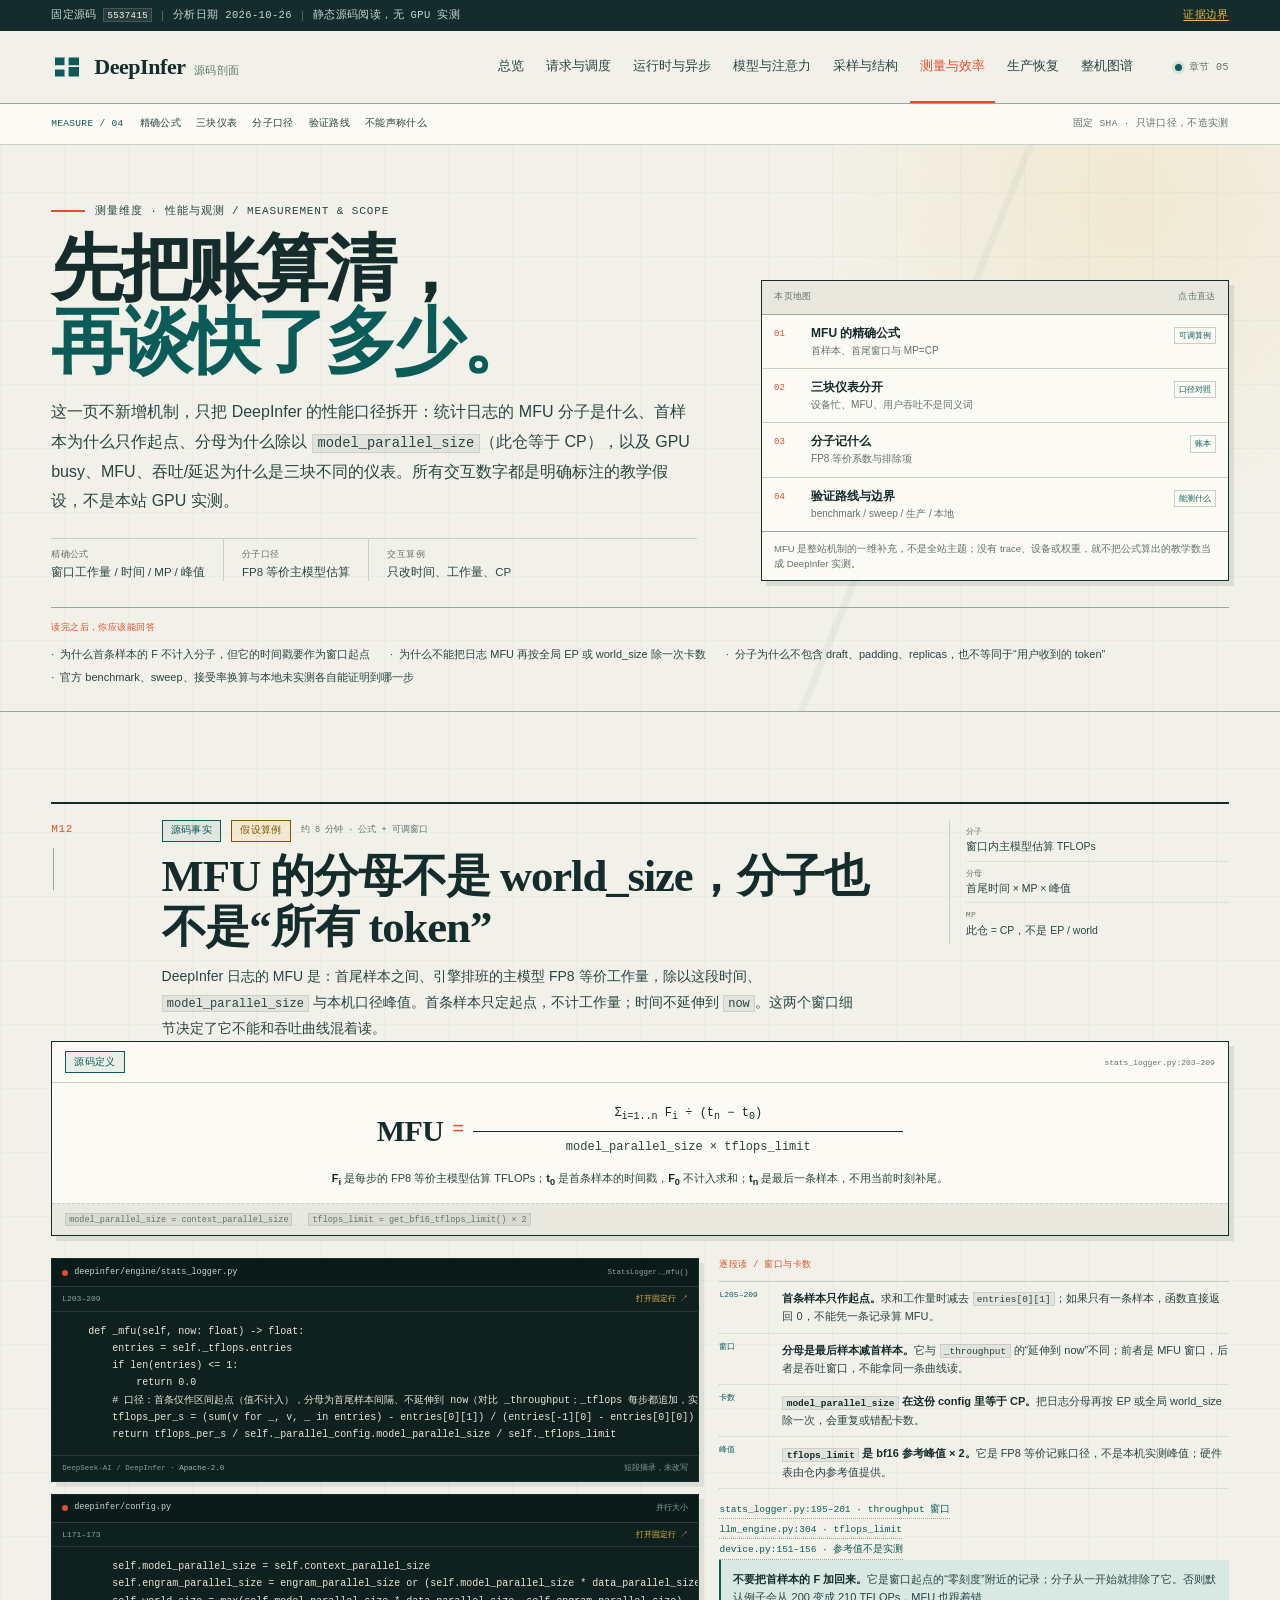
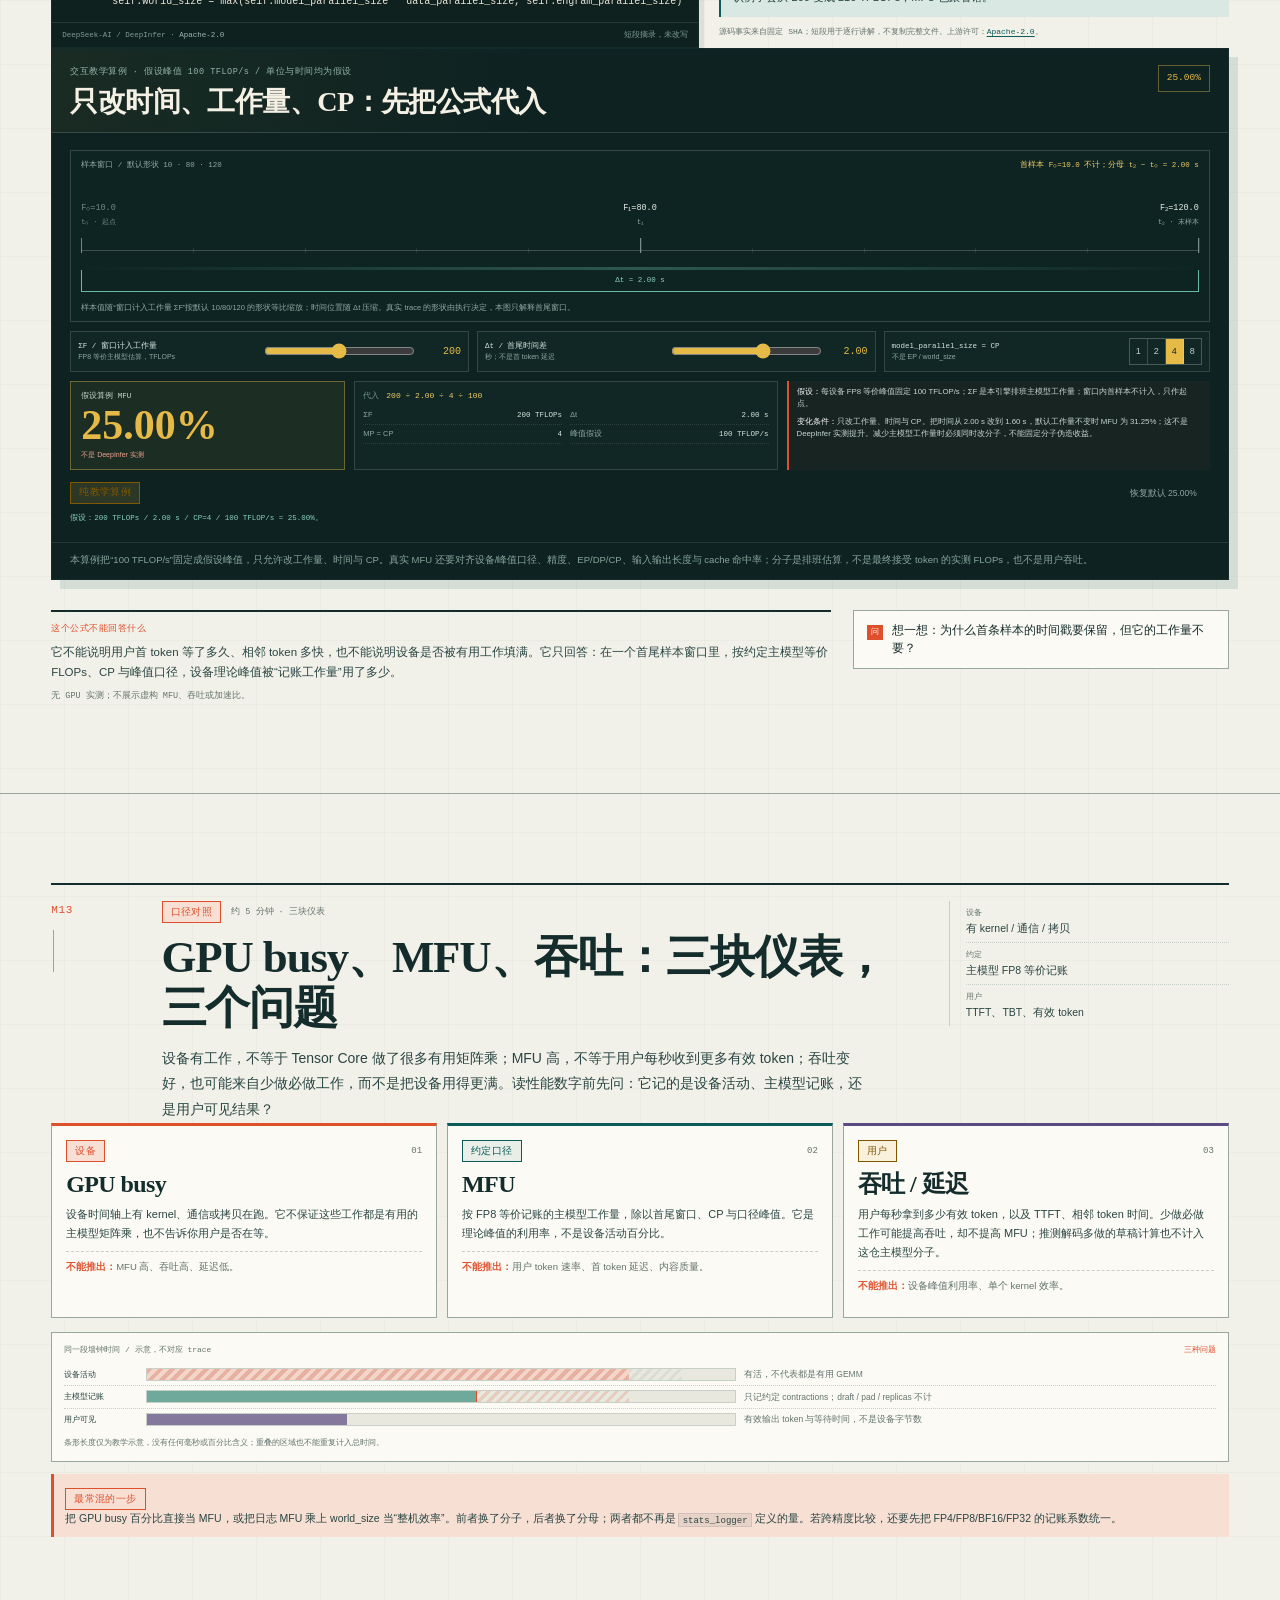
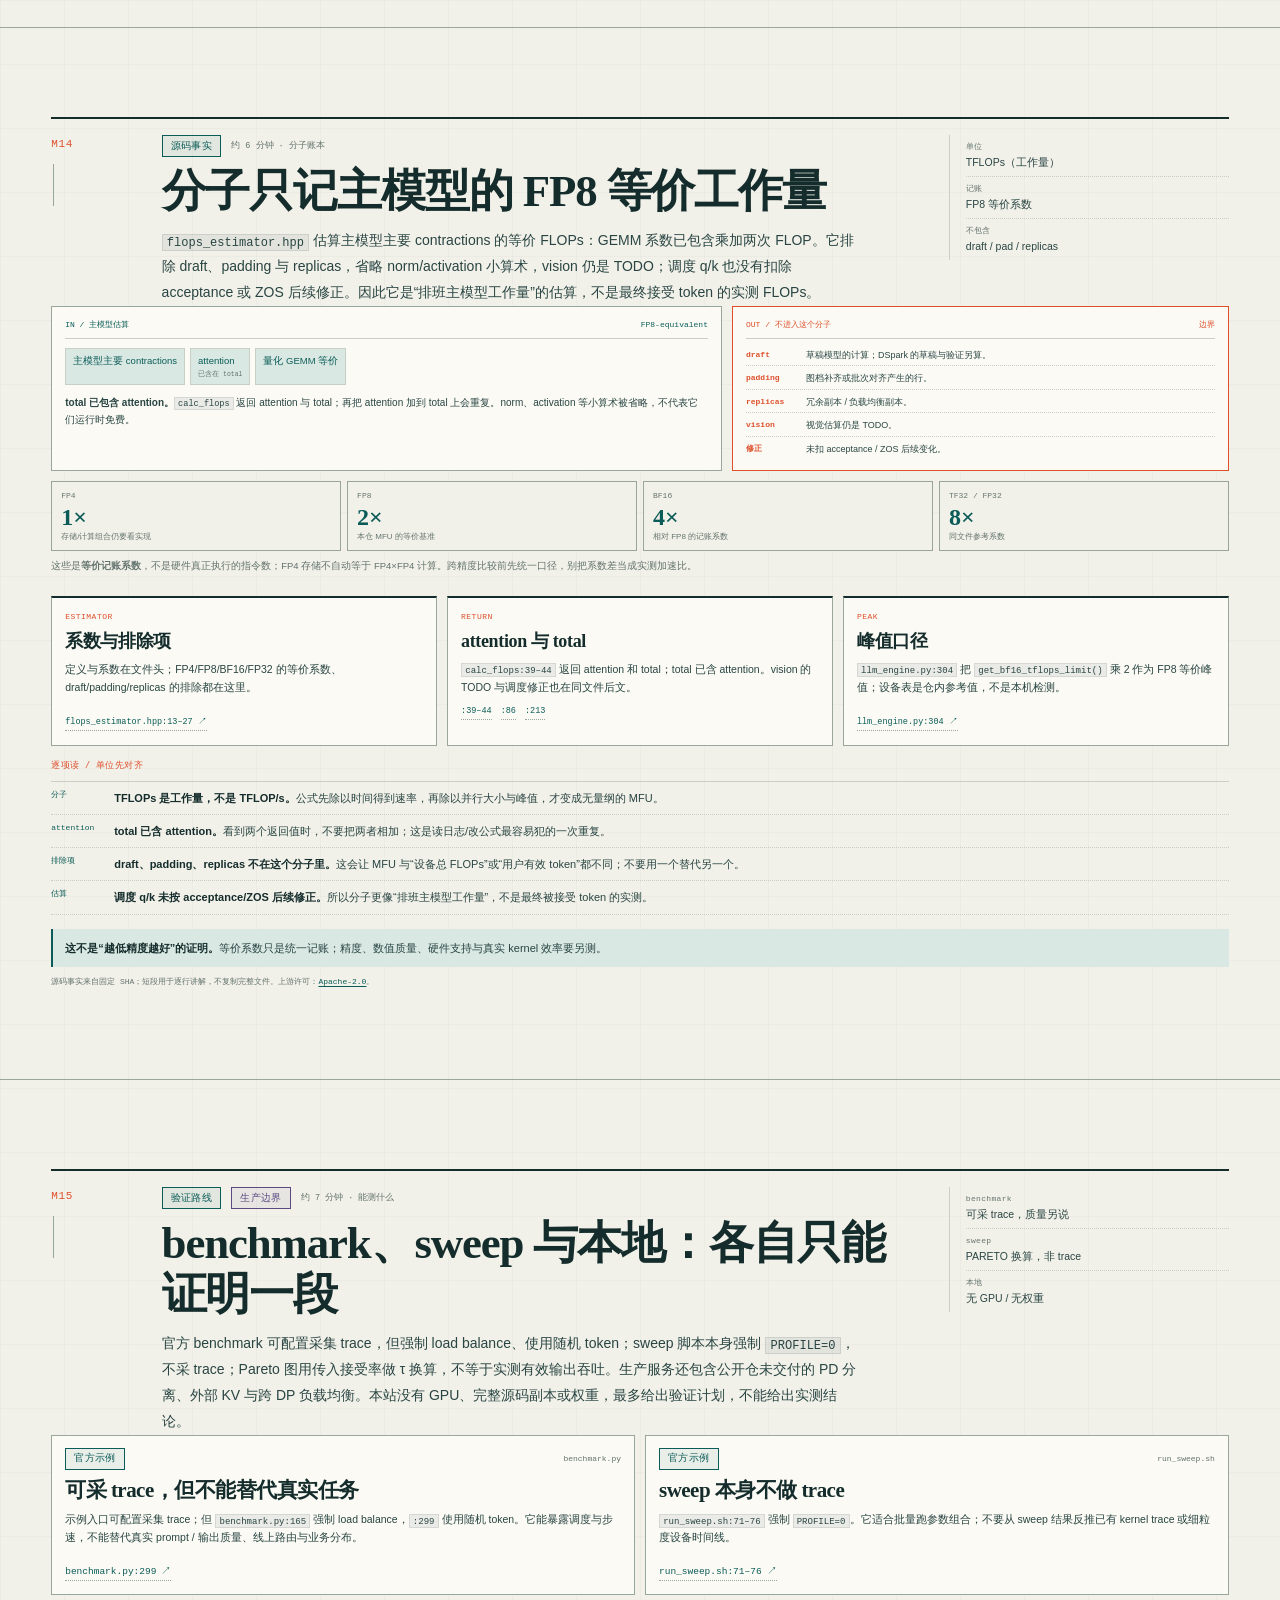
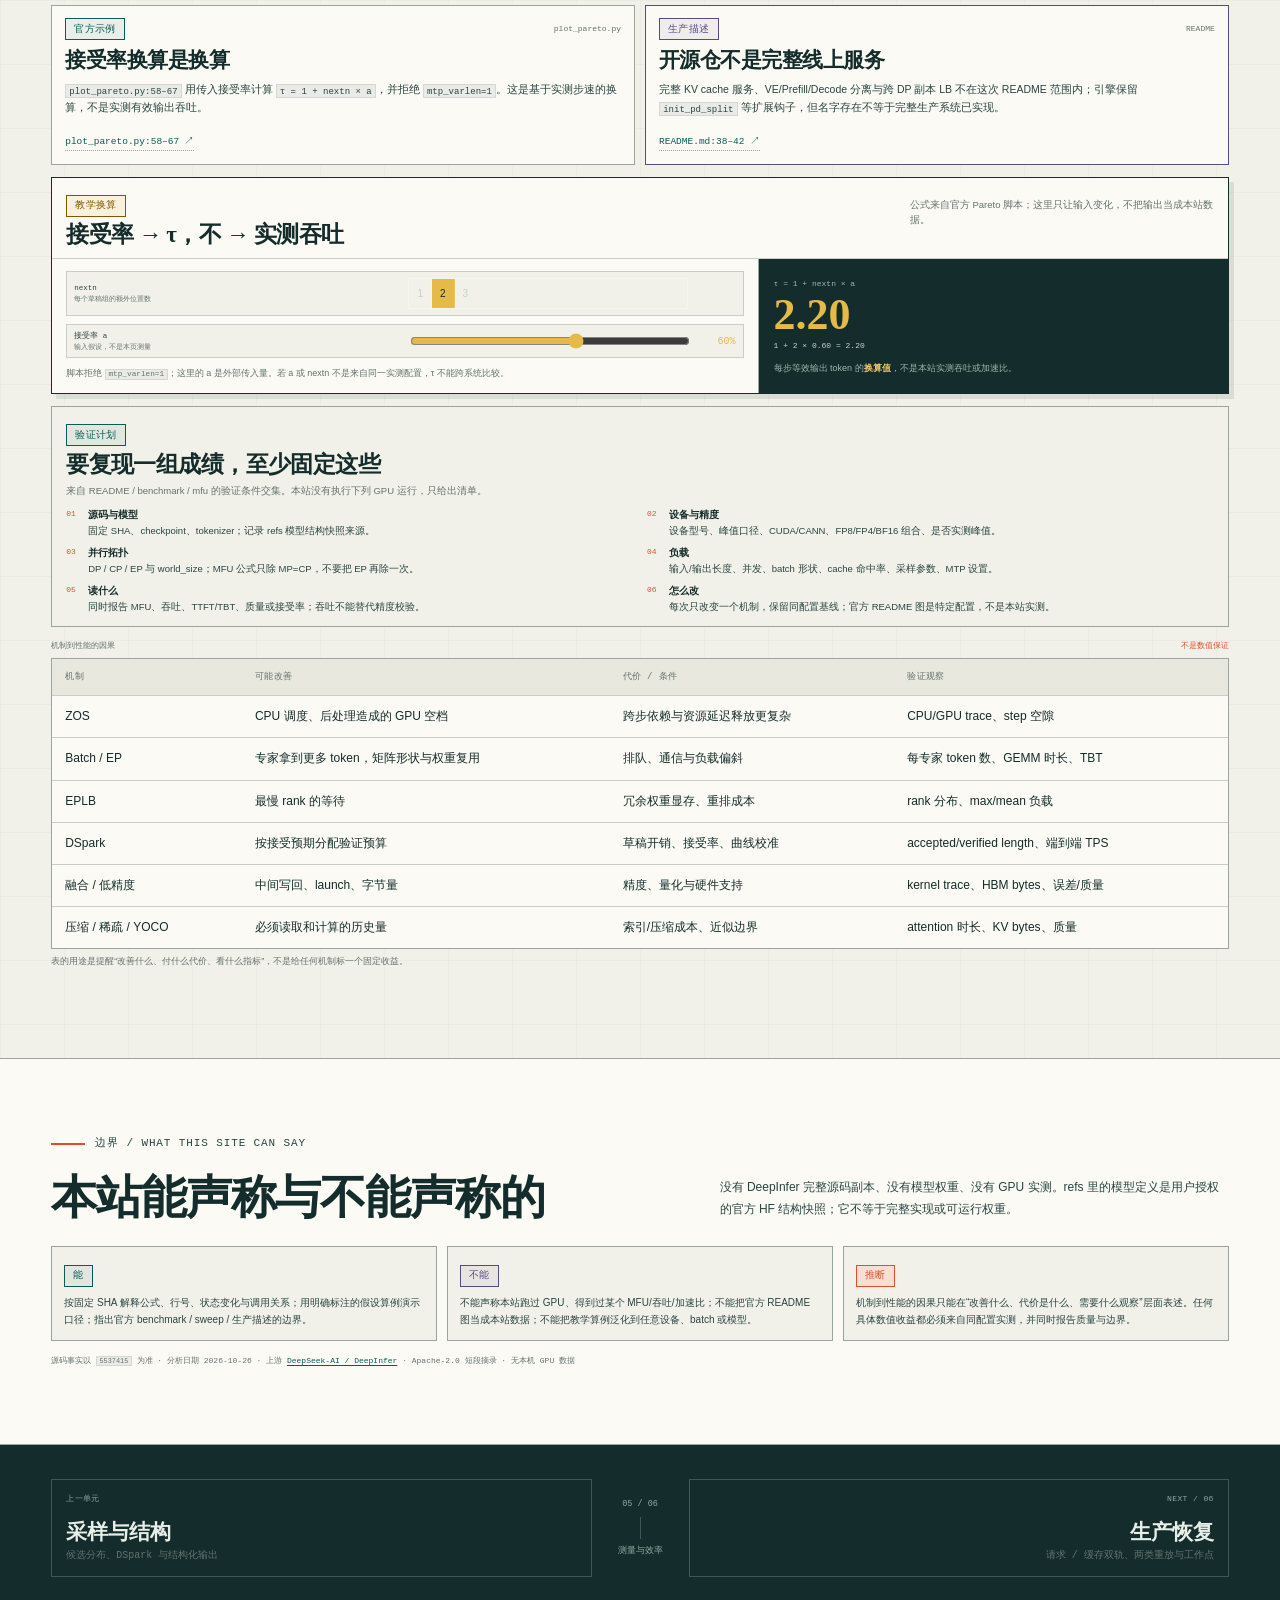
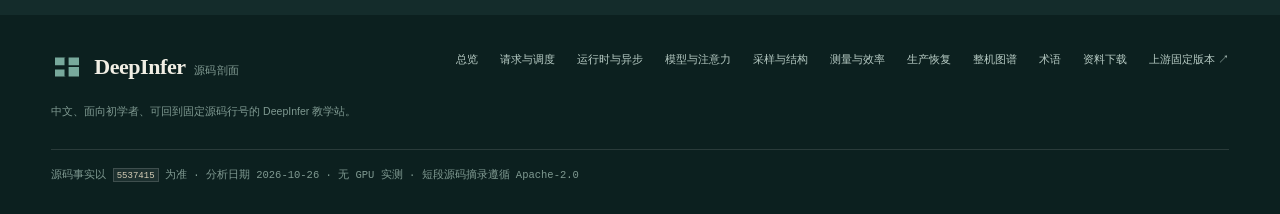
<file: performance.html>
<!doctype html>
<html lang="zh-CN" class="no-js">
<head>
  <meta charset="utf-8">
  <meta name="viewport" content="width=device-width, initial-scale=1">
  <title>MFU、观测与验证：把性能账算清 | DeepInfer 剖面</title>
  <meta name="description" content="DeepInfer 性能口径导读：stats_logger 的精确 MFU 公式为什么除以 model_parallel_size=CP，FP8-equivalent 分子为何排除 draft/pad/replicas，GPU busy、吞吐与 MFU 如何分开，官方 benchmark、sweep、接受率换算和生产/本地边界。">
  <meta name="color-scheme" content="light">
  <meta property="og:title" content="MFU、观测与验证 | DeepInfer 剖面">
  <meta property="og:description" content="先把账算清，再谈快了多少。只展示公式、教学假设和验证边界，不造实测数值。">
  <meta property="og:type" content="article">
  <link rel="icon" href="assets/favicon.svg" type="image/svg+xml">
  <link rel="stylesheet" href="assets/site.css">
  <link rel="stylesheet" href="assets/navigation.css">
  <link rel="stylesheet" href="assets/output.css">
  <script>document.documentElement.classList.remove('no-js');document.documentElement.classList.add('js');</script>
  <script src="assets/output.js" defer></script>
</head>
<body class="unit-page performance-page">
<a class="skip-link" href="#main">跳到正文</a>
<div class="version-bar">
  <div class="wrap version-bar__in">
    <span>固定源码 <code>5537415</code></span>
    <span class="version-bar__sep" aria-hidden="true"></span>
    <span>分析日期 2026-10-26</span>
    <span class="version-bar__sep" aria-hidden="true"></span>
    <span>静态源码阅读，无 GPU 实测</span>
    <a href="index.html#boundary">证据边界</a>
  </div>
</div>

<header class="site-header">
  <div class="wrap site-header__in">
    <a class="brand" href="index.html" aria-label="DeepInfer 剖面首页">
      <svg class="brand__mark" viewBox="0 0 40 40" aria-hidden="true">
        <path d="M5 8h13v11H5zM22 8h13v24H22zM5 23h13v9H5z"/>
        <path class="brand__cut" d="M5 19h30M18 8v24"/>
      </svg>
      <span class="brand__text"><strong>DeepInfer</strong><span>源码剖面</span></span>
    </a>
    <nav class="primary-nav" aria-label="全站导航">
      <a href="index.html">总览</a>
      <a href="scheduling.html">请求与调度</a>
      <a href="runtime.html">运行时与异步</a>
      <a href="model.html">模型与注意力</a>
      <a href="sampling.html">采样与结构</a>
      <a href="performance.html" aria-current="page">测量与效率</a>
      <a href="production.html">生产恢复</a>
      <a href="atlas.html">整机图谱</a>
    </nav>
    <span class="header-status"><i aria-hidden="true"></i>章节 05</span>
  </div>
</header>

<div class="unit-ribbon">
  <div class="wrap unit-ribbon__in">
    <span class="unit-ribbon__label">MEASURE / 04</span>
    <nav aria-label="本页内容">
      <a href="#formula">精确公式</a>
      <a href="#meters">三块仪表</a>
      <a href="#scope">分子口径</a>
      <a href="#evidence">验证路线</a>
      <a href="#boundary">不能声称什么</a>
    </nav>
    <span class="unit-ribbon__note">固定 SHA · 只讲口径，不造实测</span>
  </div>
</div>

<main id="main">
  <section class="unit-hero" aria-labelledby="unit-title">
    <div class="wrap">
      <p class="eyebrow"><span class="eyebrow__rule"></span>测量维度 · 性能与观测 / MEASUREMENT &amp; SCOPE</p>
      <div class="unit-hero__grid">
        <div>
          <h1 id="unit-title">先把账算清，<br><span>再谈快了多少。</span></h1>
          <p class="unit-hero__lede">这一页不新增机制，只把 DeepInfer 的性能口径拆开：统计日志的 MFU 分子是什么、首样本为什么只作起点、分母为什么除以 <code>model_parallel_size</code>（此仓等于 CP），以及 GPU busy、MFU、吞吐/延迟为什么是三块不同的仪表。所有交互数字都是明确标注的教学假设，不是本站 GPU 实测。</p>
          <dl class="unit-hero__facts" aria-label="本页阅读信息">
            <div><dt>精确公式</dt><dd>窗口工作量 / 时间 / MP / 峰值</dd></div>
            <div><dt>分子口径</dt><dd>FP8 等价主模型估算</dd></div>
            <div><dt>交互算例</dt><dd>只改时间、工作量、CP</dd></div>
          </dl>
        </div>
        <aside class="unit-map" aria-labelledby="unit-map-title">
          <div class="unit-map__head"><span id="unit-map-title">本页地图</span><span>点击直达</span></div>
          <ol>
            <li><a href="#formula"><span class="num">01</span><span><strong>MFU 的精确公式</strong><small>首样本、首尾窗口与 MP=CP</small></span><span class="unit-map__state">可调算例</span></a></li>
            <li><a href="#meters"><span class="num">02</span><span><strong>三块仪表分开</strong><small>设备忙、MFU、用户吞吐不是同义词</small></span><span class="unit-map__state">口径对照</span></a></li>
            <li><a href="#scope"><span class="num">03</span><span><strong>分子记什么</strong><small>FP8 等价系数与排除项</small></span><span class="unit-map__state">账本</span></a></li>
            <li><a href="#evidence"><span class="num">04</span><span><strong>验证路线与边界</strong><small>benchmark / sweep / 生产 / 本地</small></span><span class="unit-map__state">能测什么</span></a></li>
          </ol>
          <p class="unit-map__foot">MFU 是整站机制的一维补充，不是全站主题；没有 trace、设备或权重，就不把公式算出的教学数当成 DeepInfer 实测。</p>
        </aside>
      </div>
      <div class="unit-contract">
        <span>读完之后，你应该能回答</span>
        <ul>
          <li>为什么首条样本的 F 不计入分子，但它的时间戳要作为窗口起点</li>
          <li>为什么不能把日志 MFU 再按全局 EP 或 world_size 除一次卡数</li>
          <li>分子为什么不包含 draft、padding、replicas，也不等同于“用户收到的 token”</li>
          <li>官方 benchmark、sweep、接受率换算与本地未实测各自能证明到哪一步</li>
        </ul>
      </div>
    </div>
  </section>

  <noscript>
    <div class="wrap">
      <p class="unit-noscript"><strong>JavaScript 已关闭。</strong>正文、公式、源码小窗和每个算例下方的无脚本回退都可阅读；滑块、CP 切换和接受率换算会隐藏。默认教学算例的代入值与结果已写在回退文字里。</p>
    </div>
  </noscript>

  <section class="mech mech-first" id="formula" aria-labelledby="formula-title">
    <div class="wrap">
      <header class="mech-head">
        <div class="mech-head__no"><span>M12</span><i aria-hidden="true"></i></div>
        <div>
          <div class="mech-kicker"><span class="tag tag--source">源码事实</span><span class="tag tag--sim">假设算例</span><span class="mech-time">约 8 分钟 · 公式 + 可调窗口</span></div>
          <h2 id="formula-title">MFU 的分母不是 world_size，分子也不是“所有 token”</h2>
          <p class="mech-thesis">DeepInfer 日志的 MFU 是：首尾样本之间、引擎排班的主模型 FP8 等价工作量，除以这段时间、<code>model_parallel_size</code> 与本机口径峰值。首条样本只定起点，不计工作量；时间不延伸到 <code>now</code>。这两个窗口细节决定了它不能和吞吐曲线混着读。</p>
        </div>
        <dl class="mech-meta">
          <div><dt>分子</dt><dd>窗口内主模型估算 TFLOPs</dd></div>
          <div><dt>分母</dt><dd>首尾时间 × MP × 峰值</dd></div>
          <div><dt>MP</dt><dd>此仓 = CP，不是 EP / world</dd></div>
        </dl>
      </header>

      <div class="pf-formula-card" role="group" aria-label="MFU 精确定义">
        <div class="pf-formula-card__head">
          <span class="tag tag--source">源码定义</span>
          <span>stats_logger.py:203–209</span>
        </div>
        <div class="pf-eq" aria-label="MFU 等于首样本之后的工作量求和，除以首尾样本时间差、model_parallel_size 和 tflops_limit">
          <span class="pf-eq__lhs">MFU</span>
          <span class="pf-eq__op">=</span>
          <span class="pf-frac">
            <span class="pf-frac__num">Σ<sub>i=1..n</sub> F<sub>i</sub> ÷ (t<sub>n</sub> − t<sub>0</sub>)</span>
            <span class="pf-frac__den">model_parallel_size × tflops_limit</span>
          </span>
        </div>
        <p class="pf-eq__text"><b>F<sub>i</sub></b> 是每步的 FP8 等价主模型估算 TFLOPs；<b>t<sub>0</sub></b> 是首条样本的时间戳，<b>F<sub>0</sub></b> 不计入求和；<b>t<sub>n</sub></b> 是最后一条样本，不用当前时刻补尾。</p>
        <div class="pf-formula-card__foot">
          <span><code>model_parallel_size = context_parallel_size</code></span>
          <span><code>tflops_limit = get_bf16_tflops_limit() × 2</code></span>
        </div>
      </div>

      <div class="source-explain">
        <div>
          <article class="source-window" aria-label="stats_logger.py 源码摘录">
            <div class="source-window__bar">
              <div><span class="source-dot" aria-hidden="true"></span><span class="src-file">deepinfer/engine/stats_logger.py</span></div>
              <span class="src-function">StatsLogger._mfu()</span>
            </div>
            <div class="source-window__meta"><span>L203–209</span><a href="https://github.com/deepseek-ai/DeepInfer/blob/553741557a57df44a46fb3ab72b6aafeaf945337/deepinfer/engine/stats_logger.py#L203-L209" target="_blank" rel="noopener noreferrer">打开固定行 ↗</a></div>
            <pre><code>    def _mfu(self, now: float) -&gt; float:
        entries = self._tflops.entries
        if len(entries) &lt;= 1:
            return 0.0
        # 口径：首条仅作区间起点（值不计入），分母为首尾样本间隔、不延伸到 now（对比 _throughput；_tflops 每步都追加，实际末样本时间戳即 now）
        tflops_per_s = (sum(v for _, v, _ in entries) - entries[0][1]) / (entries[-1][0] - entries[0][0])
        return tflops_per_s / self._parallel_config.model_parallel_size / self._tflops_limit</code></pre>
            <div class="source-window__foot"><span>DeepSeek-AI / DeepInfer · <a href="https://github.com/deepseek-ai/DeepInfer/blob/553741557a57df44a46fb3ab72b6aafeaf945337/LICENSE" target="_blank" rel="noopener noreferrer">Apache-2.0</a></span><span>短段摘录，未改写</span></div>
          </article>
          <article class="source-window" aria-label="config.py 源码摘录">
            <div class="source-window__bar">
              <div><span class="source-dot" aria-hidden="true"></span><span class="src-file">deepinfer/config.py</span></div>
              <span class="src-function">并行大小</span>
            </div>
            <div class="source-window__meta"><span>L171–173</span><a href="https://github.com/deepseek-ai/DeepInfer/blob/553741557a57df44a46fb3ab72b6aafeaf945337/deepinfer/config.py#L171-L173" target="_blank" rel="noopener noreferrer">打开固定行 ↗</a></div>
            <pre><code>        self.model_parallel_size = self.context_parallel_size
        self.engram_parallel_size = engram_parallel_size or (self.model_parallel_size * data_parallel_size)
        self.world_size = max(self.model_parallel_size * data_parallel_size, self.engram_parallel_size)</code></pre>
            <div class="source-window__foot"><span>DeepSeek-AI / DeepInfer · <a href="https://github.com/deepseek-ai/DeepInfer/blob/553741557a57df44a46fb3ab72b6aafeaf945337/LICENSE" target="_blank" rel="noopener noreferrer">Apache-2.0</a></span><span>短段摘录，未改写</span></div>
          </article>
        </div>
        <div class="source-read">
          <p class="source-read__label">逐段读 / 窗口与卡数</p>
          <ol class="line-notes">
            <li><b>L205–209</b><span><strong>首条样本只作起点。</strong>求和工作量时减去 <code>entries[0][1]</code>；如果只有一条样本，函数直接返回 0，不能凭一条记录算 MFU。</span></li>
            <li><b>窗口</b><span><strong>分母是最后样本减首样本。</strong>它与 <code>_throughput</code> 的“延伸到 now”不同；前者是 MFU 窗口，后者是吞吐窗口，不能拿同一条曲线读。</span></li>
            <li><b>卡数</b><span><strong><code>model_parallel_size</code> 在这份 config 里等于 CP。</strong>把日志分母再按 EP 或全局 world_size 除一次，会重复或错配卡数。</span></li>
            <li><b>峰值</b><span><strong><code>tflops_limit</code> 是 bf16 参考峰值 × 2。</strong>它是 FP8 等价记账口径，不是本机实测峰值；硬件表由仓内参考值提供。</span></li>
          </ol>
          <div class="out-src-links out-src-links--stack">
            <a class="srcline" href="https://github.com/deepseek-ai/DeepInfer/blob/553741557a57df44a46fb3ab72b6aafeaf945337/deepinfer/engine/stats_logger.py#L195-L201" target="_blank" rel="noopener noreferrer">stats_logger.py:195–201 · throughput 窗口</a>
            <a class="srcline" href="https://github.com/deepseek-ai/DeepInfer/blob/553741557a57df44a46fb3ab72b6aafeaf945337/deepinfer/engine/llm_engine.py#L304" target="_blank" rel="noopener noreferrer">llm_engine.py:304 · tflops_limit</a>
            <a class="srcline" href="https://github.com/deepseek-ai/DeepInfer/blob/553741557a57df44a46fb3ab72b6aafeaf945337/deep_cluster/hardware/device.py#L151-L156" target="_blank" rel="noopener noreferrer">device.py:151–156 · 参考值不是实测</a>
          </div>
          <p class="source-bridge"><b>不要把首样本的 F 加回来。</b>它是窗口起点的“零刻度”附近的记录；分子从一开始就排除了它。否则默认例子会从 200 变成 210 TFLOPs，MFU 也跟着错。</p>
          <p class="source-attrib">源码事实来自固定 SHA；短段用于逐行讲解，不复制完整文件。上游许可：<a href="https://github.com/deepseek-ai/DeepInfer/blob/553741557a57df44a46fb3ab72b6aafeaf945337/LICENSE" target="_blank" rel="noopener noreferrer">Apache-2.0</a>。</p>
        </div>
      </div>

      <figure class="lab out-lab lab--mfu" data-lab="mfu" aria-labelledby="mfu-lab-title">
        <div class="lab-head">
          <div>
            <span class="lab-kicker">交互教学算例 · 假设峰值 100 TFLOP/s / 单位与时间均为假设</span>
            <h3 id="mfu-lab-title">只改时间、工作量、CP：先把公式代入</h3>
          </div>
          <span class="lab-count" data-pf-count>25.00%</span>
        </div>
        <div class="lab-canvas">
          <div class="pf-window">
            <div class="pf-window__head">
              <span>样本窗口 / 默认形状 10 · 80 · 120</span>
              <span data-pf-window-note>首样本不计 F；分母 t₂ − t₀</span>
            </div>
            <div class="pf-window__plot" data-pf-plot>
              <span class="pf-window__axis"><i></i></span>
              <span class="pf-sample" data-pf-sample="0" style="left:0%">
                <b data-pf-f0>F₀=10</b>
                <small>t₀ · 起点</small>
              </span>
              <span class="pf-sample" data-pf-sample="1" style="left:50%">
                <b data-pf-f1>F₁=80</b>
                <small>t₁</small>
              </span>
              <span class="pf-sample" data-pf-sample="2" style="left:100%">
                <b data-pf-f2>F₂=120</b>
                <small>t₂ · 末样本</small>
              </span>
              <span class="pf-bracket" data-pf-bracket><i></i><b data-pf-dt-label>Δt = 2.00 s</b></span>
            </div>
            <p class="pf-window__foot">样本值随“窗口计入工作量 ΣF”按默认 10/80/120 的形状等比缩放；时间位置随 Δt 压缩。真实 trace 的形状由执行决定，本图只解释首尾窗口。</p>
          </div>

          <div class="pf-controls">
            <label class="pf-control" for="pf-work">
              <span><b>ΣF / 窗口计入工作量</b><small>FP8 等价主模型估算，TFLOPs</small></span>
              <input id="pf-work" type="range" min="80" max="320" step="10" value="200" data-pf-work>
              <output for="pf-work" data-pf-work-out>200</output>
            </label>
            <label class="pf-control" for="pf-time">
              <span><b>Δt / 首尾时间差</b><small>秒；不是首 token 延迟</small></span>
              <input id="pf-time" type="range" min="1.0" max="2.6" step="0.05" value="2.0" data-pf-time>
              <output for="pf-time" data-pf-time-out>2.00</output>
            </label>
            <div class="pf-control pf-control--cp">
              <span><b>model_parallel_size = CP</b><small>不是 EP / world_size</small></span>
              <div class="seg" role="group" aria-label="选择模型并行大小 CP">
                <button type="button" data-pf-cp="1" aria-pressed="false">1</button>
                <button type="button" data-pf-cp="2" aria-pressed="false">2</button>
                <button type="button" data-pf-cp="4" aria-pressed="true">4</button>
                <button type="button" data-pf-cp="8" aria-pressed="false">8</button>
              </div>
            </div>
          </div>

          <div class="pf-readout">
            <div class="pf-readout__big">
              <span>假设算例 MFU</span>
              <strong data-pf-mfu>25.00%</strong>
              <small>不是 DeepInfer 实测</small>
            </div>
            <div class="pf-readout__math">
              <p><span>代入</span><code data-pf-sub>200 ÷ 2.00 ÷ 4 ÷ 100</code></p>
              <dl>
                <div><dt>ΣF</dt><dd data-pf-num>200 TFLOPs</dd></div>
                <div><dt>Δt</dt><dd data-pf-den>2.00 s</dd></div>
                <div><dt>MP = CP</dt><dd data-pf-mp>4</dd></div>
                <div><dt>峰值假设</dt><dd>100 TFLOP/s</dd></div>
              </dl>
            </div>
            <div class="pf-readout__note">
              <p><b>假设：</b>每设备 FP8 等价峰值固定 100 TFLOP/s；ΣF 是本引擎排班主模型工作量；窗口内首样本不计入，只作起点。</p>
              <p><b>变化条件：</b>只改工作量、时间与 CP。把时间从 2.00 s 改到 1.60 s，默认工作量不变时 MFU 为 31.25%；这不是 DeepInfer 实测提升。减少主模型工作量时必须同时改分子，不能固定分子伪造收益。</p>
            </div>
          </div>

          <div class="pf-actions">
            <span class="tag tag--sim">纯教学算例</span>
            <button type="button" class="control control--reset" data-pf-reset>恢复默认 25.00%</button>
          </div>
          <p class="pf-live" data-pf-live aria-live="polite">默认：200 TFLOPs / 2.00 s / CP=4 / 100 TFLOP/s = 25.00%。</p>
        </div>
        <p class="lab-foot">本算例把“100 TFLOP/s”固定成假设峰值，只允许改工作量、时间与 CP。真实 MFU 还要对齐设备/峰值口径、精度、EP/DP/CP、输入输出长度与 cache 命中率；分子是排班估算，不是最终接受 token 的实测 FLOPs，也不是用户吞吐。</p>
        <div class="nojs-fallback nojs-only">
          <h4>无 JavaScript 回退 / 默认算例</h4>
          <p>源码窗口三个样本为 (t=0,F=10)、(t=1,F=80)、(t=2,F=120)。首样本 F=10 只作起点，窗口计入 80+120=200 TFLOPs；时间差 2−0=2 s；此仓 MP=CP=4；假设峰值 100 TFLOP/s。MFU = 200÷2÷4÷100 = 0.25 = <b>25%</b>。</p>
          <p>若保持工作量与峰值，时间从 2 s 变为 1.6 s，MFU = 200÷1.6÷4÷100 = <b>31.25%</b>。若减少主模型工作量，必须同时降低 ΣF；这是公式教学，不是实测提升，也不证明任何机制带来了该时间变化。</p>
        </div>
      </figure>

      <div class="mech-tail">
        <div class="perf-ledger">
          <span class="ledger-label">这个公式不能回答什么</span>
          <p>它不能说明用户首 token 等了多久、相邻 token 多快，也不能说明设备是否被有用工作填满。它只回答：在一个首尾样本窗口里，按约定主模型等价 FLOPs、CP 与峰值口径，设备理论峰值被“记账工作量”用了多少。</p>
          <p class="perf-boundary">无 GPU 实测；不展示虚构 MFU、吞吐或加速比。</p>
        </div>
        <details class="question">
          <summary>想一想：为什么首条样本的时间戳要保留，但它的工作量不要？</summary>
          <div class="question__body"><p>分子是“从首样本之后到末样本”的增量工作量，需要首样本作窗口左端点；但 <code>entries[0][1]</code> 是起点记录，参考实现把它排除，避免把窗口外的第一步重复计入。两条规则一起定义了口径。</p></div>
        </details>
      </div>
    </div>
  </section>

  <section class="mech" id="meters" aria-labelledby="meters-title">
    <div class="wrap">
      <header class="mech-head">
        <div class="mech-head__no"><span>M13</span><i aria-hidden="true"></i></div>
        <div>
          <div class="mech-kicker"><span class="tag tag--infer">口径对照</span><span class="mech-time">约 5 分钟 · 三块仪表</span></div>
          <h2 id="meters-title">GPU busy、MFU、吞吐：三块仪表，三个问题</h2>
          <p class="mech-thesis">设备有工作，不等于 Tensor Core 做了很多有用矩阵乘；MFU 高，不等于用户每秒收到更多有效 token；吞吐变好，也可能来自少做必做工作，而不是把设备用得更满。读性能数字前先问：它记的是设备活动、主模型记账，还是用户可见结果？</p>
        </div>
        <dl class="mech-meta">
          <div><dt>设备</dt><dd>有 kernel / 通信 / 拷贝</dd></div>
          <div><dt>约定</dt><dd>主模型 FP8 等价记账</dd></div>
          <div><dt>用户</dt><dd>TTFT、TBT、有效 token</dd></div>
        </dl>
      </header>

      <div class="pf-meters">
        <article class="pf-meter pf-meter--busy">
          <div class="pf-meter__head"><span class="tag tag--infer">设备</span><span>01</span></div>
          <h3>GPU busy</h3>
          <p>设备时间轴上有 kernel、通信或拷贝在跑。它不保证这些工作都是有用的主模型矩阵乘，也不告诉你用户是否在等。</p>
          <p class="pf-meter__not"><b>不能推出：</b>MFU 高、吞吐高、延迟低。</p>
        </article>
        <article class="pf-meter pf-meter--mfu">
          <div class="pf-meter__head"><span class="tag tag--source">约定口径</span><span>02</span></div>
          <h3>MFU</h3>
          <p>按 FP8 等价记账的主模型工作量，除以首尾窗口、CP 与口径峰值。它是理论峰值的利用率，不是设备活动百分比。</p>
          <p class="pf-meter__not"><b>不能推出：</b>用户 token 速率、首 token 延迟、内容质量。</p>
        </article>
        <article class="pf-meter pf-meter--throughput">
          <div class="pf-meter__head"><span class="tag tag--sim">用户</span><span>03</span></div>
          <h3>吞吐 / 延迟</h3>
          <p>用户每秒拿到多少有效 token，以及 TTFT、相邻 token 时间。少做必做工作可能提高吞吐，却不提高 MFU；推测解码多做的草稿计算也不计入这仓主模型分子。</p>
          <p class="pf-meter__not"><b>不能推出：</b>设备峰值利用率、单个 kernel 效率。</p>
        </article>
      </div>

      <div class="pf-lanes" aria-label="同一时间窗口的三种记账方式示意">
        <div class="pf-lanes__head"><span>同一段墙钟时间 / 示意，不对应 trace</span><span>三种问题</span></div>
        <div class="pf-lane">
          <span class="pf-lane__label">设备活动</span>
          <span class="pf-lane__track"><i class="pf-lane__fill pf-lane__fill--busy" style="width:82%"></i><i class="pf-lane__gap" style="width:9%;left:82%"></i></span>
          <small>有活，不代表都是有用 GEMM</small>
        </div>
        <div class="pf-lane">
          <span class="pf-lane__label">主模型记账</span>
          <span class="pf-lane__track"><i class="pf-lane__fill pf-lane__fill--mfu" style="width:56%"></i><i class="pf-lane__hatch" style="width:26%;left:56%"></i></span>
          <small>只记约定 contractions；draft / pad / replicas 不计</small>
        </div>
        <div class="pf-lane">
          <span class="pf-lane__label">用户可见</span>
          <span class="pf-lane__track"><i class="pf-lane__fill pf-lane__fill--out" style="width:34%"></i></span>
          <small>有效输出 token 与等待时间，不是设备字节数</small>
        </div>
        <p class="pf-lanes__foot">条形长度仅为教学示意，没有任何毫秒或百分比含义；重叠的区域也不能重复计入总时间。</p>
      </div>

      <div class="pf-callout">
        <span class="tag tag--infer">最常混的一步</span>
        <p>把 GPU busy 百分比直接当 MFU，或把日志 MFU 乘上 world_size 当“整机效率”。前者换了分子，后者换了分母；两者都不再是 <code>stats_logger</code> 定义的量。若跨精度比较，还要先把 FP4/FP8/BF16/FP32 的记账系数统一。</p>
      </div>
    </div>
  </section>

  <section class="mech" id="scope" aria-labelledby="scope-title">
    <div class="wrap">
      <header class="mech-head">
        <div class="mech-head__no"><span>M14</span><i aria-hidden="true"></i></div>
        <div>
          <div class="mech-kicker"><span class="tag tag--source">源码事实</span><span class="mech-time">约 6 分钟 · 分子账本</span></div>
          <h2 id="scope-title">分子只记主模型的 FP8 等价工作量</h2>
          <p class="mech-thesis"><code>flops_estimator.hpp</code> 估算主模型主要 contractions 的等价 FLOPs：GEMM 系数已包含乘加两次 FLOP。它排除 draft、padding 与 replicas，省略 norm/activation 小算术，vision 仍是 TODO；调度 q/k 也没有扣除 acceptance 或 ZOS 后续修正。因此它是“排班主模型工作量”的估算，不是最终接受 token 的实测 FLOPs。</p>
        </div>
        <dl class="mech-meta">
          <div><dt>单位</dt><dd>TFLOPs（工作量）</dd></div>
          <div><dt>记账</dt><dd>FP8 等价系数</dd></div>
          <div><dt>不包含</dt><dd>draft / pad / replicas</dd></div>
        </dl>
      </header>

      <div class="pf-scope">
        <div class="pf-scope__main">
          <div class="pf-scope__head"><span>IN / 主模型估算</span><span>FP8-equivalent</span></div>
          <div class="pf-scope__chips">
            <span>主模型主要 contractions</span>
            <span>attention <small>已含在 total</small></span>
            <span>量化 GEMM 等价</span>
          </div>
          <p><b>total 已包含 attention。</b><code>calc_flops</code> 返回 attention 与 total；再把 attention 加到 total 上会重复。norm、activation 等小算术被省略，不代表它们运行时免费。</p>
        </div>
        <div class="pf-scope__out">
          <div class="pf-scope__head"><span>OUT / 不进入这个分子</span><span>边界</span></div>
          <ul>
            <li><b>draft</b><span>草稿模型的计算；DSpark 的草稿与验证另算。</span></li>
            <li><b>padding</b><span>图档补齐或批次对齐产生的行。</span></li>
            <li><b>replicas</b><span>冗余副本 / 负载均衡副本。</span></li>
            <li><b>vision</b><span>视觉估算仍是 TODO。</span></li>
            <li><b>修正</b><span>未扣 acceptance / ZOS 后续变化。</span></li>
          </ul>
        </div>
      </div>

      <div class="pf-coefs" aria-label="FP8 等价记账系数">
        <div class="pf-coef"><span>FP4</span><strong>1×</strong><small>存储/计算组合仍要看实现</small></div>
        <div class="pf-coef"><span>FP8</span><strong>2×</strong><small>本仓 MFU 的等价基准</small></div>
        <div class="pf-coef"><span>BF16</span><strong>4×</strong><small>相对 FP8 的记账系数</small></div>
        <div class="pf-coef"><span>TF32 / FP32</span><strong>8×</strong><small>同文件参考系数</small></div>
      </div>
      <p class="pf-coef-note">这些是<b>等价记账系数</b>，不是硬件真正执行的指令数；FP4 存储不自动等于 FP4×FP4 计算。跨精度比较前先统一口径，别把系数差当成实测加速比。</p>

      <div class="out-source">
        <div class="out-source__grid">
          <article class="out-src-card">
            <span class="out-src-card__kind">ESTIMATOR</span>
            <h3>系数与排除项</h3>
            <p>定义与系数在文件头；FP4/FP8/BF16/FP32 的等价系数、draft/padding/replicas 的排除都在这里。</p>
            <a class="srcline" href="https://github.com/deepseek-ai/DeepInfer/blob/553741557a57df44a46fb3ab72b6aafeaf945337/csrc/engine/flops_estimator.hpp#L13-L27" target="_blank" rel="noopener noreferrer">flops_estimator.hpp:13–27 <span aria-hidden="true">↗</span></a>
          </article>
          <article class="out-src-card">
            <span class="out-src-card__kind">RETURN</span>
            <h3>attention 与 total</h3>
            <p><code>calc_flops:39–44</code> 返回 attention 和 total；total 已含 attention。vision 的 TODO 与调度修正也在同文件后文。</p>
            <div class="out-src-links">
              <a class="srcline" href="https://github.com/deepseek-ai/DeepInfer/blob/553741557a57df44a46fb3ab72b6aafeaf945337/csrc/engine/flops_estimator.hpp#L39-L44" target="_blank" rel="noopener noreferrer">:39–44</a>
              <a class="srcline" href="https://github.com/deepseek-ai/DeepInfer/blob/553741557a57df44a46fb3ab72b6aafeaf945337/csrc/engine/flops_estimator.hpp#L86" target="_blank" rel="noopener noreferrer">:86</a>
              <a class="srcline" href="https://github.com/deepseek-ai/DeepInfer/blob/553741557a57df44a46fb3ab72b6aafeaf945337/csrc/engine/flops_estimator.hpp#L213" target="_blank" rel="noopener noreferrer">:213</a>
            </div>
          </article>
          <article class="out-src-card">
            <span class="out-src-card__kind">PEAK</span>
            <h3>峰值口径</h3>
            <p><code>llm_engine.py:304</code> 把 <code>get_bf16_tflops_limit()</code> 乘 2 作为 FP8 等价峰值；设备表是仓内参考值，不是本机检测。</p>
            <a class="srcline" href="https://github.com/deepseek-ai/DeepInfer/blob/553741557a57df44a46fb3ab72b6aafeaf945337/deepinfer/engine/llm_engine.py#L304" target="_blank" rel="noopener noreferrer">llm_engine.py:304 <span aria-hidden="true">↗</span></a>
          </article>
        </div>
        <div class="source-read out-source__read">
          <p class="source-read__label">逐项读 / 单位先对齐</p>
          <ol class="line-notes">
            <li><b>分子</b><span><strong>TFLOPs 是工作量，不是 TFLOP/s。</strong>公式先除以时间得到速率，再除以并行大小与峰值，才变成无量纲的 MFU。</span></li>
            <li><b>attention</b><span><strong>total 已含 attention。</strong>看到两个返回值时，不要把两者相加；这是读日志/改公式最容易犯的一次重复。</span></li>
            <li><b>排除项</b><span><strong>draft、padding、replicas 不在这个分子里。</strong>这会让 MFU 与“设备总 FLOPs”或“用户有效 token”都不同；不要用一个替代另一个。</span></li>
            <li><b>估算</b><span><strong>调度 q/k 未按 acceptance/ZOS 后续修正。</strong>所以分子更像“排班主模型工作量”，不是最终被接受 token 的实测。</span></li>
          </ol>
          <p class="source-bridge"><b>这不是“越低精度越好”的证明。</b>等价系数只是统一记账；精度、数值质量、硬件支持与真实 kernel 效率要另测。</p>
          <p class="source-attrib">源码事实来自固定 SHA；短段用于逐行讲解，不复制完整文件。上游许可：<a href="https://github.com/deepseek-ai/DeepInfer/blob/553741557a57df44a46fb3ab72b6aafeaf945337/LICENSE" target="_blank" rel="noopener noreferrer">Apache-2.0</a>。</p>
        </div>
      </div>
    </div>
  </section>

  <section class="mech" id="evidence" aria-labelledby="evidence-title">
    <div class="wrap">
      <header class="mech-head">
        <div class="mech-head__no"><span>M15</span><i aria-hidden="true"></i></div>
        <div>
          <div class="mech-kicker"><span class="tag tag--source">验证路线</span><span class="tag tag--deploy">生产边界</span><span class="mech-time">约 7 分钟 · 能测什么</span></div>
          <h2 id="evidence-title">benchmark、sweep 与本地：各自只能证明一段</h2>
          <p class="mech-thesis">官方 benchmark 可配置采集 trace，但强制 load balance、使用随机 token；sweep 脚本本身强制 <code>PROFILE=0</code>，不采 trace；Pareto 图用传入接受率做 τ 换算，不等于实测有效输出吞吐。生产服务还包含公开仓未交付的 PD 分离、外部 KV 与跨 DP 负载均衡。本站没有 GPU、完整源码副本或权重，最多给出验证计划，不能给出实测结论。</p>
        </div>
        <dl class="mech-meta">
          <div><dt>benchmark</dt><dd>可采 trace，质量另说</dd></div>
          <div><dt>sweep</dt><dd>PARETO 换算，非 trace</dd></div>
          <div><dt>本地</dt><dd>无 GPU / 无权重</dd></div>
        </dl>
      </header>

      <div class="pf-evidence">
        <article class="pf-evidence__card">
          <div class="pf-evidence__head"><span class="tag tag--source">官方示例</span><span>benchmark.py</span></div>
          <h3>可采 trace，但不能替代真实任务</h3>
          <p>示例入口可配置采集 trace；但 <code>benchmark.py:165</code> 强制 load balance，<code>:299</code> 使用随机 token。它能暴露调度与步速，不能替代真实 prompt / 输出质量、线上路由与业务分布。</p>
          <a class="srcline" href="https://github.com/deepseek-ai/DeepInfer/blob/553741557a57df44a46fb3ab72b6aafeaf945337/examples/benchmark.py#L299" target="_blank" rel="noopener noreferrer">benchmark.py:299 <span aria-hidden="true">↗</span></a>
        </article>
        <article class="pf-evidence__card">
          <div class="pf-evidence__head"><span class="tag tag--source">官方示例</span><span>run_sweep.sh</span></div>
          <h3>sweep 本身不做 trace</h3>
          <p><code>run_sweep.sh:71–76</code> 强制 <code>PROFILE=0</code>。它适合批量跑参数组合；不要从 sweep 结果反推已有 kernel trace 或细粒度设备时间线。</p>
          <a class="srcline" href="https://github.com/deepseek-ai/DeepInfer/blob/553741557a57df44a46fb3ab72b6aafeaf945337/examples/sweep/run_sweep.sh#L71-L76" target="_blank" rel="noopener noreferrer">run_sweep.sh:71–76 <span aria-hidden="true">↗</span></a>
        </article>
        <article class="pf-evidence__card">
          <div class="pf-evidence__head"><span class="tag tag--source">官方示例</span><span>plot_pareto.py</span></div>
          <h3>接受率换算是换算</h3>
          <p><code>plot_pareto.py:58–67</code> 用传入接受率计算 <code>τ = 1 + nextn × a</code>，并拒绝 <code>mtp_varlen=1</code>。这是基于实测步速的换算，不是实测有效输出吞吐。</p>
          <a class="srcline" href="https://github.com/deepseek-ai/DeepInfer/blob/553741557a57df44a46fb3ab72b6aafeaf945337/examples/sweep/plot_pareto.py#L58-L67" target="_blank" rel="noopener noreferrer">plot_pareto.py:58–67 <span aria-hidden="true">↗</span></a>
        </article>
        <article class="pf-evidence__card pf-evidence__card--deploy">
          <div class="pf-evidence__head"><span class="tag tag--deploy">生产描述</span><span>README</span></div>
          <h3>开源仓不是完整线上服务</h3>
          <p>完整 KV cache 服务、VE/Prefill/Decode 分离与跨 DP 副本 LB 不在这次 README 范围内；引擎保留 <code>init_pd_split</code> 等扩展钩子，但名字存在不等于完整生产系统已实现。</p>
          <a class="srcline" href="https://github.com/deepseek-ai/DeepInfer/blob/553741557a57df44a46fb3ab72b6aafeaf945337/README.md#L38-L42" target="_blank" rel="noopener noreferrer">README.md:38–42 <span aria-hidden="true">↗</span></a>
        </article>
      </div>

      <div class="pf-tau-card" data-lab="tau">
        <div class="pf-tau-card__head">
          <div>
            <span class="tag tag--sim">教学换算</span>
            <h3>接受率 → τ，不 → 实测吞吐</h3>
          </div>
          <p>公式来自官方 Pareto 脚本；这里只让输入变化，不把输出当成本站数据。</p>
        </div>
        <div class="pf-tau-grid">
          <div class="pf-tau-controls">
            <div class="pf-control pf-control--nextn">
              <span><b>nextn</b><small>每个草稿组的额外位置数</small></span>
              <div class="seg" role="group" aria-label="选择 nextn">
                <button type="button" data-tau-nextn="1" aria-pressed="false">1</button>
                <button type="button" data-tau-nextn="2" aria-pressed="true">2</button>
                <button type="button" data-tau-nextn="3" aria-pressed="false">3</button>
              </div>
            </div>
            <label class="pf-control" for="pf-acc">
              <span><b>接受率 a</b><small>输入假设，不是本页测量</small></span>
              <input id="pf-acc" type="range" min="0" max="100" step="1" value="60" data-tau-acc>
              <output for="pf-acc" data-tau-acc-out>60%</output>
            </label>
            <p class="pf-tau-note">脚本拒绝 <code>mtp_varlen=1</code>；这里的 a 是外部传入量。若 a 或 nextn 不是来自同一实测配置，τ 不能跨系统比较。</p>
          </div>
          <div class="pf-tau-result" aria-live="polite">
            <span>τ = 1 + nextn × a</span>
            <strong data-tau-result>2.20</strong>
            <small data-tau-sub>1 + 2 × 0.60 = 2.20</small>
            <p>每步等效输出 token 的<b>换算值</b>，不是本站实测吞吐或加速比。</p>
          </div>
        </div>
        <div class="nojs-fallback nojs-only">
          <h4>无 JavaScript 回退</h4>
          <p>默认 nextn=2、a=0.60：τ = 1 + 2 × 0.60 = <b>2.20</b>。这是公式换算，不是有效输出吞吐实测；<code>plot_pareto.py</code> 还拒绝 <code>mtp_varlen=1</code>。没有同配置的步速、接受率与质量数据时，不能把 τ 当成线上收益。</p>
        </div>
      </div>

      <div class="pf-plan">
        <div class="pf-plan__head">
          <span class="tag tag--source">验证计划</span>
          <h3>要复现一组成绩，至少固定这些</h3>
          <p>来自 README / benchmark / mfu 的验证条件交集。本站没有执行下列 GPU 运行，只给出清单。</p>
        </div>
        <ol>
          <li><b>源码与模型</b><span>固定 SHA、checkpoint、tokenizer；记录 refs 模型结构快照来源。</span></li>
          <li><b>设备与精度</b><span>设备型号、峰值口径、CUDA/CANN、FP8/FP4/BF16 组合、是否实测峰值。</span></li>
          <li><b>并行拓扑</b><span>DP / CP / EP 与 world_size；MFU 公式只除 MP=CP，不要把 EP 再除一次。</span></li>
          <li><b>负载</b><span>输入/输出长度、并发、batch 形状、cache 命中率、采样参数、MTP 设置。</span></li>
          <li><b>读什么</b><span>同时报告 MFU、吞吐、TTFT/TBT、质量或接受率；吞吐不能替代精度校验。</span></li>
          <li><b>怎么改</b><span>每次只改变一个机制，保留同配置基线；官方 README 图是特定配置，不是本站实测。</span></li>
        </ol>
      </div>

      <div class="pf-evidence-table">
        <div class="pf-evidence-table__head"><span>机制到性能的因果</span><span>不是数值保证</span></div>
        <div class="table-scroll">
          <table>
            <thead><tr><th>机制</th><th>可能改善</th><th>代价 / 条件</th><th>验证观察</th></tr></thead>
            <tbody>
              <tr><td>ZOS</td><td>CPU 调度、后处理造成的 GPU 空档</td><td>跨步依赖与资源延迟释放更复杂</td><td>CPU/GPU trace、step 空隙</td></tr>
              <tr><td>Batch / EP</td><td>专家拿到更多 token，矩阵形状与权重复用</td><td>排队、通信与负载偏斜</td><td>每专家 token 数、GEMM 时长、TBT</td></tr>
              <tr><td>EPLB</td><td>最慢 rank 的等待</td><td>冗余权重显存、重排成本</td><td>rank 分布、max/mean 负载</td></tr>
              <tr><td>DSpark</td><td>按接受预期分配验证预算</td><td>草稿开销、接受率、曲线校准</td><td>accepted/verified length、端到端 TPS</td></tr>
              <tr><td>融合 / 低精度</td><td>中间写回、launch、字节量</td><td>精度、量化与硬件支持</td><td>kernel trace、HBM bytes、误差/质量</td></tr>
              <tr><td>压缩 / 稀疏 / YOCO</td><td>必须读取和计算的历史量</td><td>索引/压缩成本、近似边界</td><td>attention 时长、KV bytes、质量</td></tr>
            </tbody>
          </table>
        </div>
        <p>表的用途是提醒“改善什么、付什么代价、看什么指标”，不是给任何机制标一个固定收益。</p>
      </div>
    </div>
  </section>

  <section class="out-band out-band--boundary" id="boundary" aria-labelledby="boundary-title">
    <div class="wrap">
      <div class="out-band__head">
        <div>
          <p class="eyebrow"><span class="eyebrow__rule"></span>边界 / WHAT THIS SITE CAN SAY</p>
          <h2 id="boundary-title">本站能声称与不能声称的</h2>
        </div>
        <p>没有 DeepInfer 完整源码副本、没有模型权重、没有 GPU 实测。refs 里的模型定义是用户授权的官方 HF 结构快照；它不等于完整实现或可运行权重。</p>
      </div>
      <div class="pf-boundary-grid">
        <article>
          <span class="tag tag--source">能</span>
          <p>按固定 SHA 解释公式、行号、状态变化与调用关系；用明确标注的假设算例演示口径；指出官方 benchmark / sweep / 生产描述的边界。</p>
        </article>
        <article>
          <span class="tag tag--deploy">不能</span>
          <p>不能声称本站跑过 GPU、得到过某个 MFU/吞吐/加速比；不能把官方 README 图当成本站数据；不能把教学算例泛化到任意设备、batch 或模型。</p>
        </article>
        <article>
          <span class="tag tag--infer">推断</span>
          <p>机制到性能的因果只能在“改善什么、代价是什么、需要什么观察”层面表述。任何具体数值收益都必须来自同配置实测，并同时报告质量与边界。</p>
        </article>
      </div>
      <p class="pf-boundary-foot">源码事实以 <code>5537415</code> 为准 · 分析日期 2026-10-26 · 上游 <a href="https://github.com/deepseek-ai/DeepInfer/tree/553741557a57df44a46fb3ab72b6aafeaf945337" target="_blank" rel="noopener noreferrer">DeepSeek-AI / DeepInfer</a> · Apache-2.0 短段摘录 · 无本机 GPU 数据</p>
    </div>
  </section>

  <nav class="unit-turn" aria-label="单元导航">
    <div class="wrap unit-turn__in">
      <a href="sampling.html">
        <small>上一单元</small>
        <span><strong>采样与结构</strong><span class="micro-note" style="display:block">候选分布、DSpark 与结构化输出</span></span>
      </a>
      <div class="unit-turn__mid"><span>05 / 06</span><i aria-hidden="true"></i><span>测量与效率</span></div>
      <a class="unit-turn__next" href="production.html">
        <small>NEXT / 06</small>
        <span><strong>生产恢复</strong><span class="micro-note" style="display:block">请求 / 缓存双轨、两类重放与工作点</span></span>
      </a>
    </div>
  </nav>
</main>

<footer class="site-footer">
  <div class="wrap site-footer__in">
    <div>
      <a class="brand brand--footer" href="index.html">
        <svg class="brand__mark" viewBox="0 0 40 40" aria-hidden="true"><path d="M5 8h13v11H5zM22 8h13v24H22zM5 23h13v9H5z"/><path class="brand__cut" d="M5 19h30M18 8v24"/></svg>
        <span class="brand__text"><strong>DeepInfer</strong><span>源码剖面</span></span>
      </a>
      <p>中文、面向初学者、可回到固定源码行号的 DeepInfer 教学站。</p>
    </div>
    <div class="footer-links">
      <a href="index.html">总览</a>
      <a href="scheduling.html">请求与调度</a>
      <a href="runtime.html">运行时与异步</a>
      <a href="model.html">模型与注意力</a>
      <a href="sampling.html">采样与结构</a>
      <a href="performance.html">测量与效率</a>
      <a href="production.html">生产恢复</a>
      <a href="atlas.html">整机图谱</a>
      <a href="index.html#glossary">术语</a>
      <a href="index.html#resources">资料下载</a>
      <a href="https://github.com/deepseek-ai/DeepInfer/tree/553741557a57df44a46fb3ab72b6aafeaf945337" target="_blank" rel="noopener noreferrer">上游固定版本 ↗</a>
    </div>
    <p class="footer-meta">源码事实以 <code>5537415</code> 为准 · 分析日期 2026-10-26 · 无 GPU 实测 · 短段源码摘录遵循 Apache-2.0</p>
  </div>
</footer>
</body>
</html>
</file>
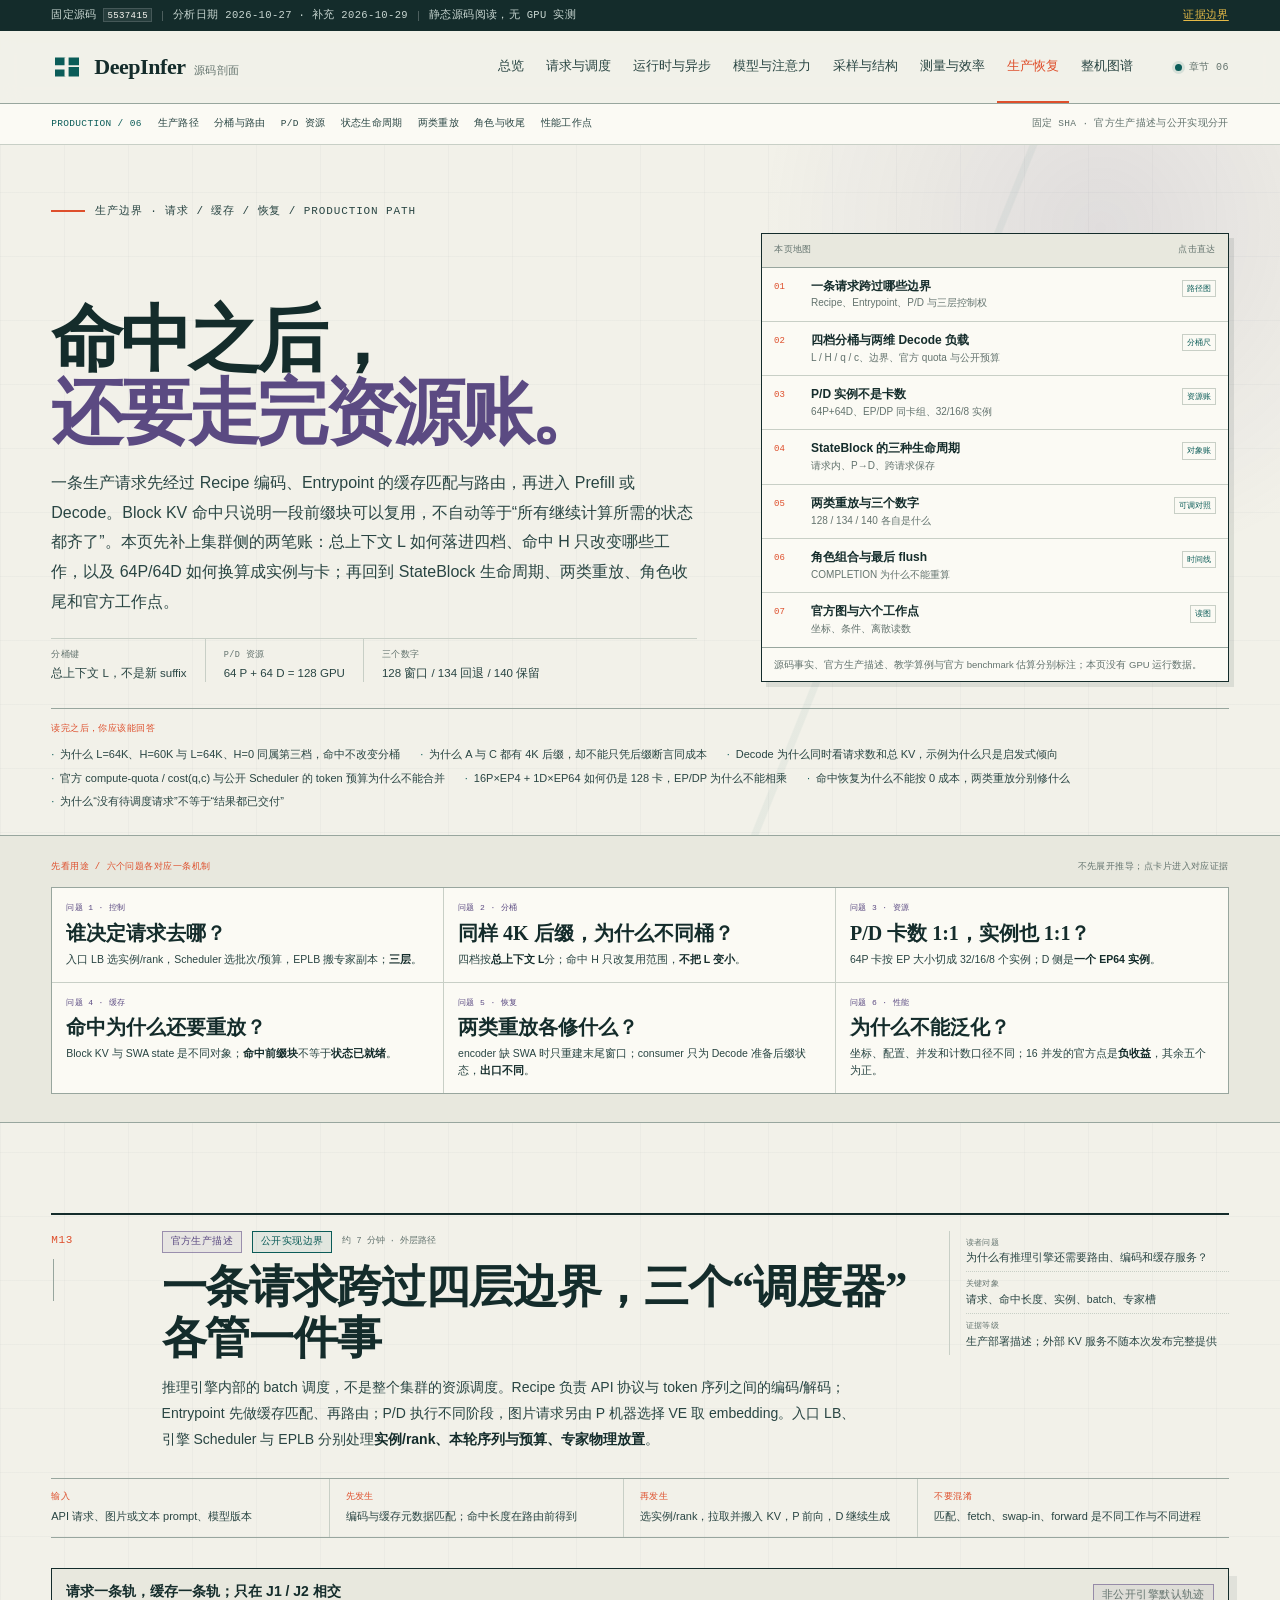
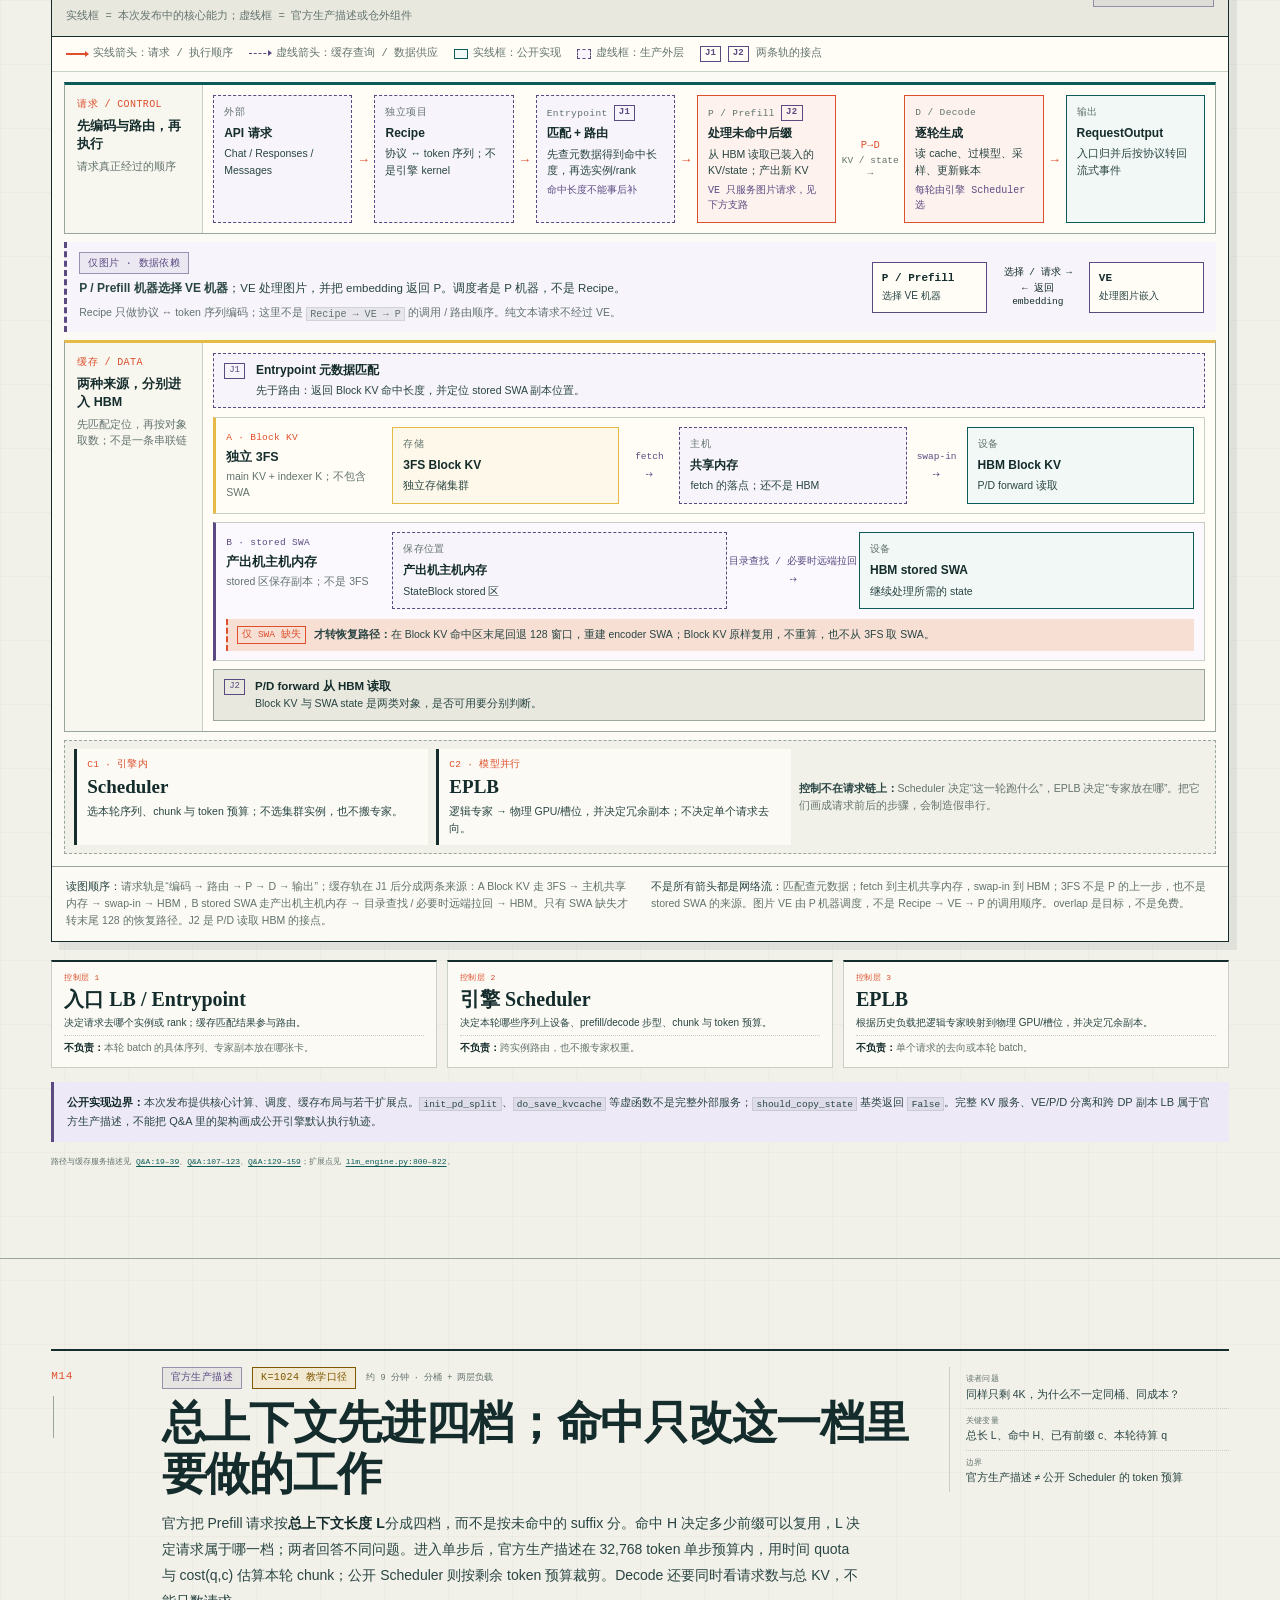
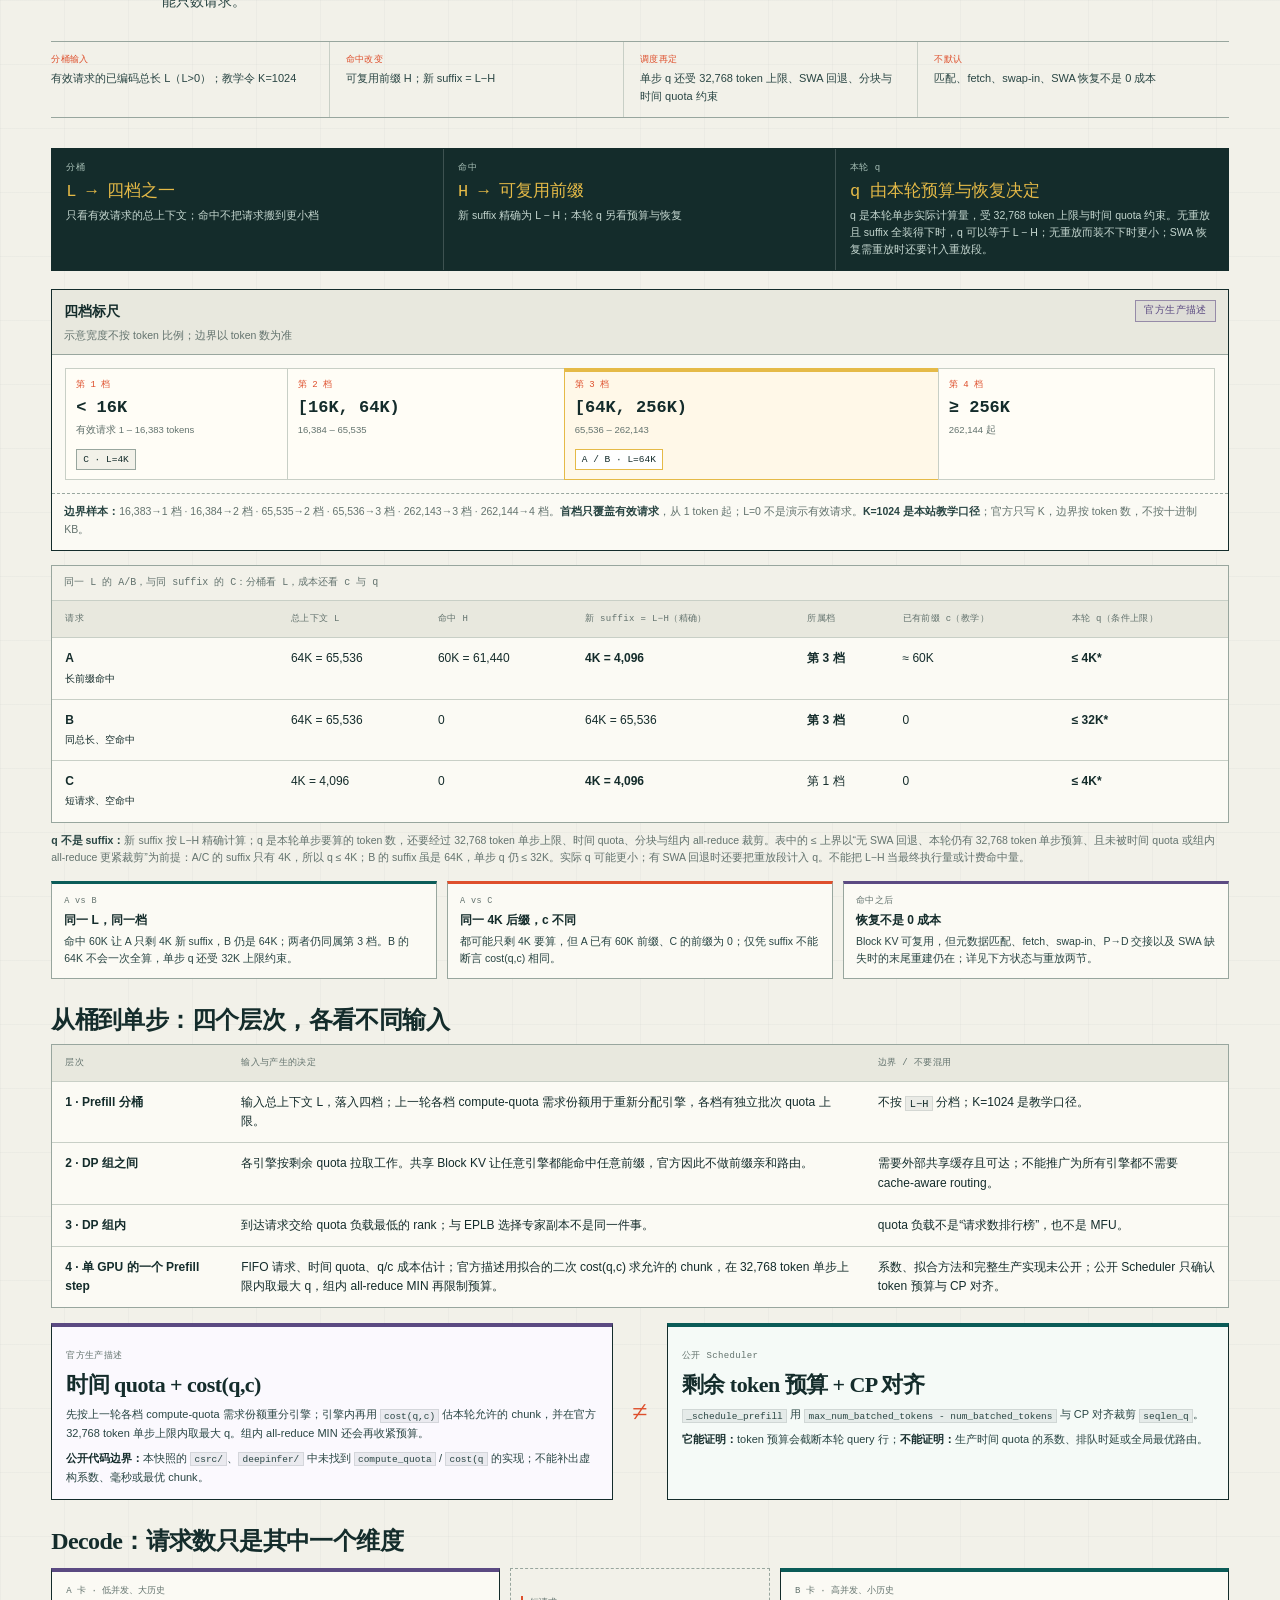
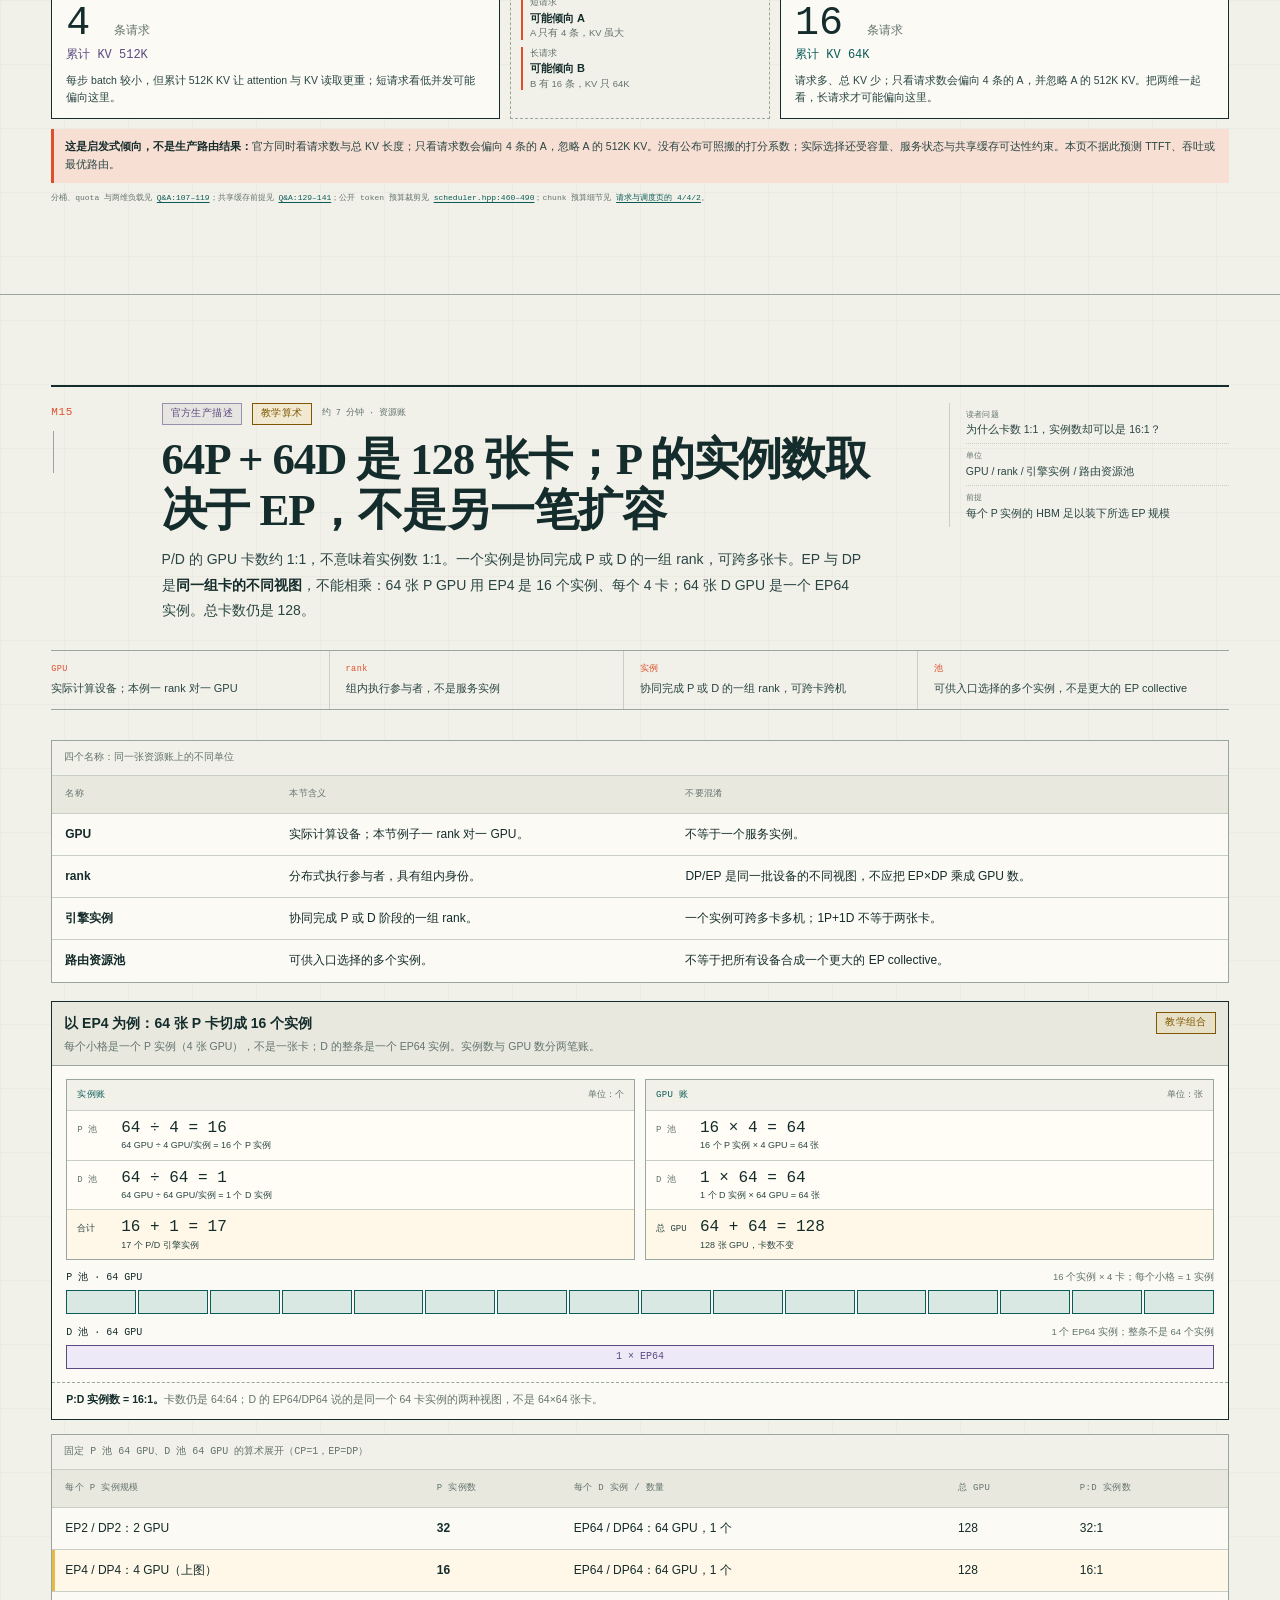
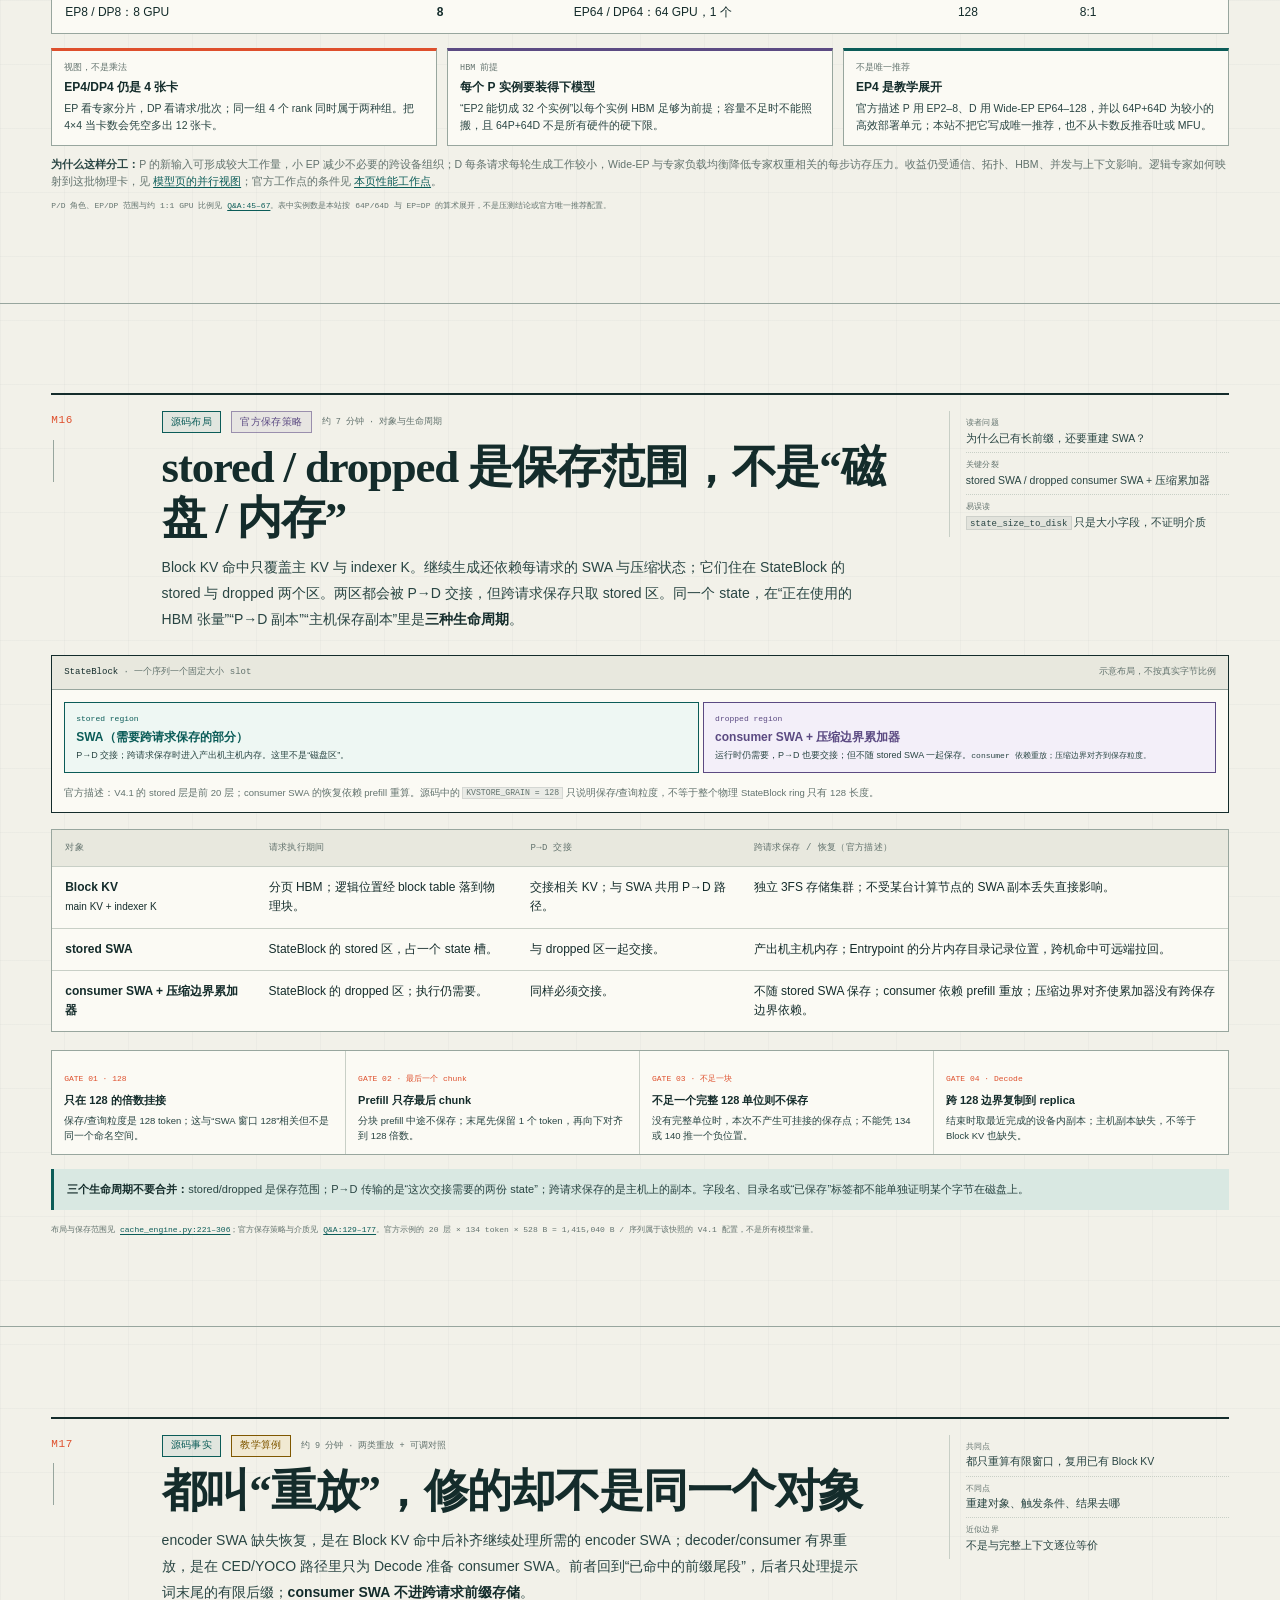
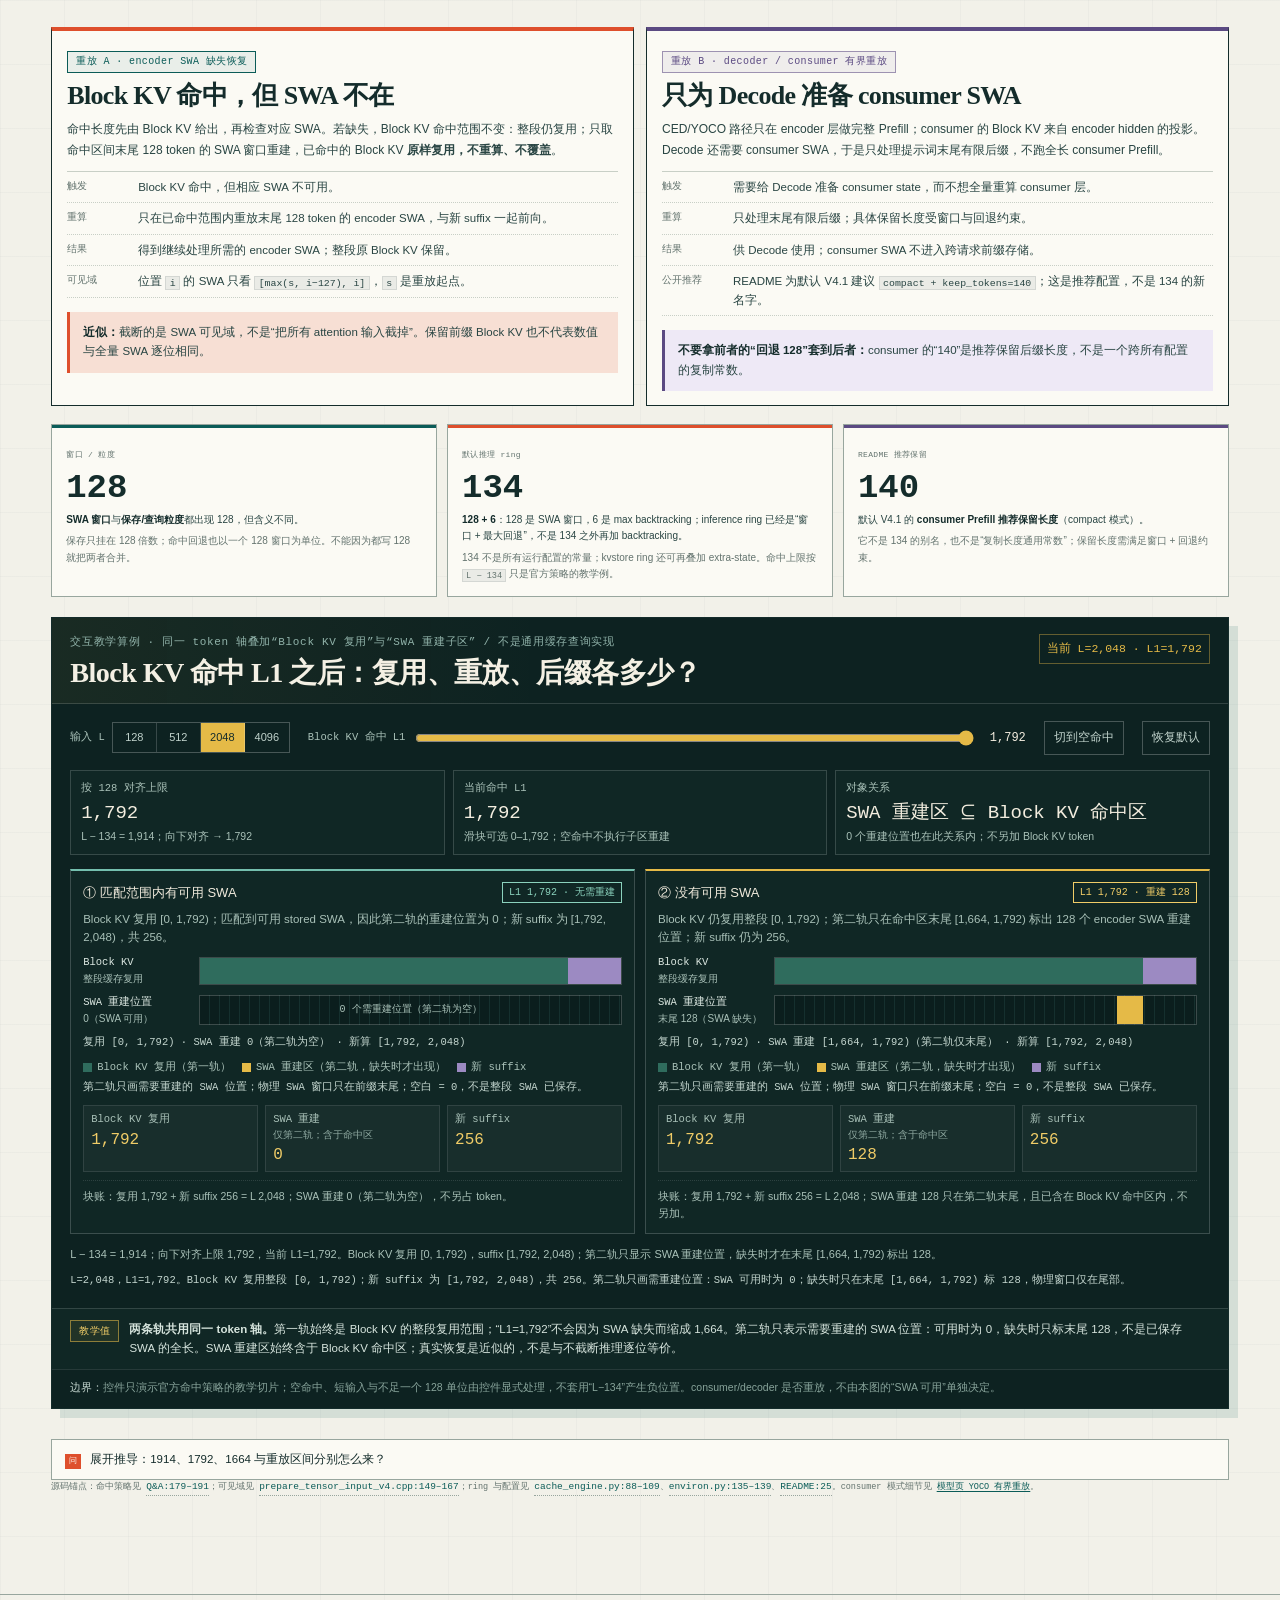
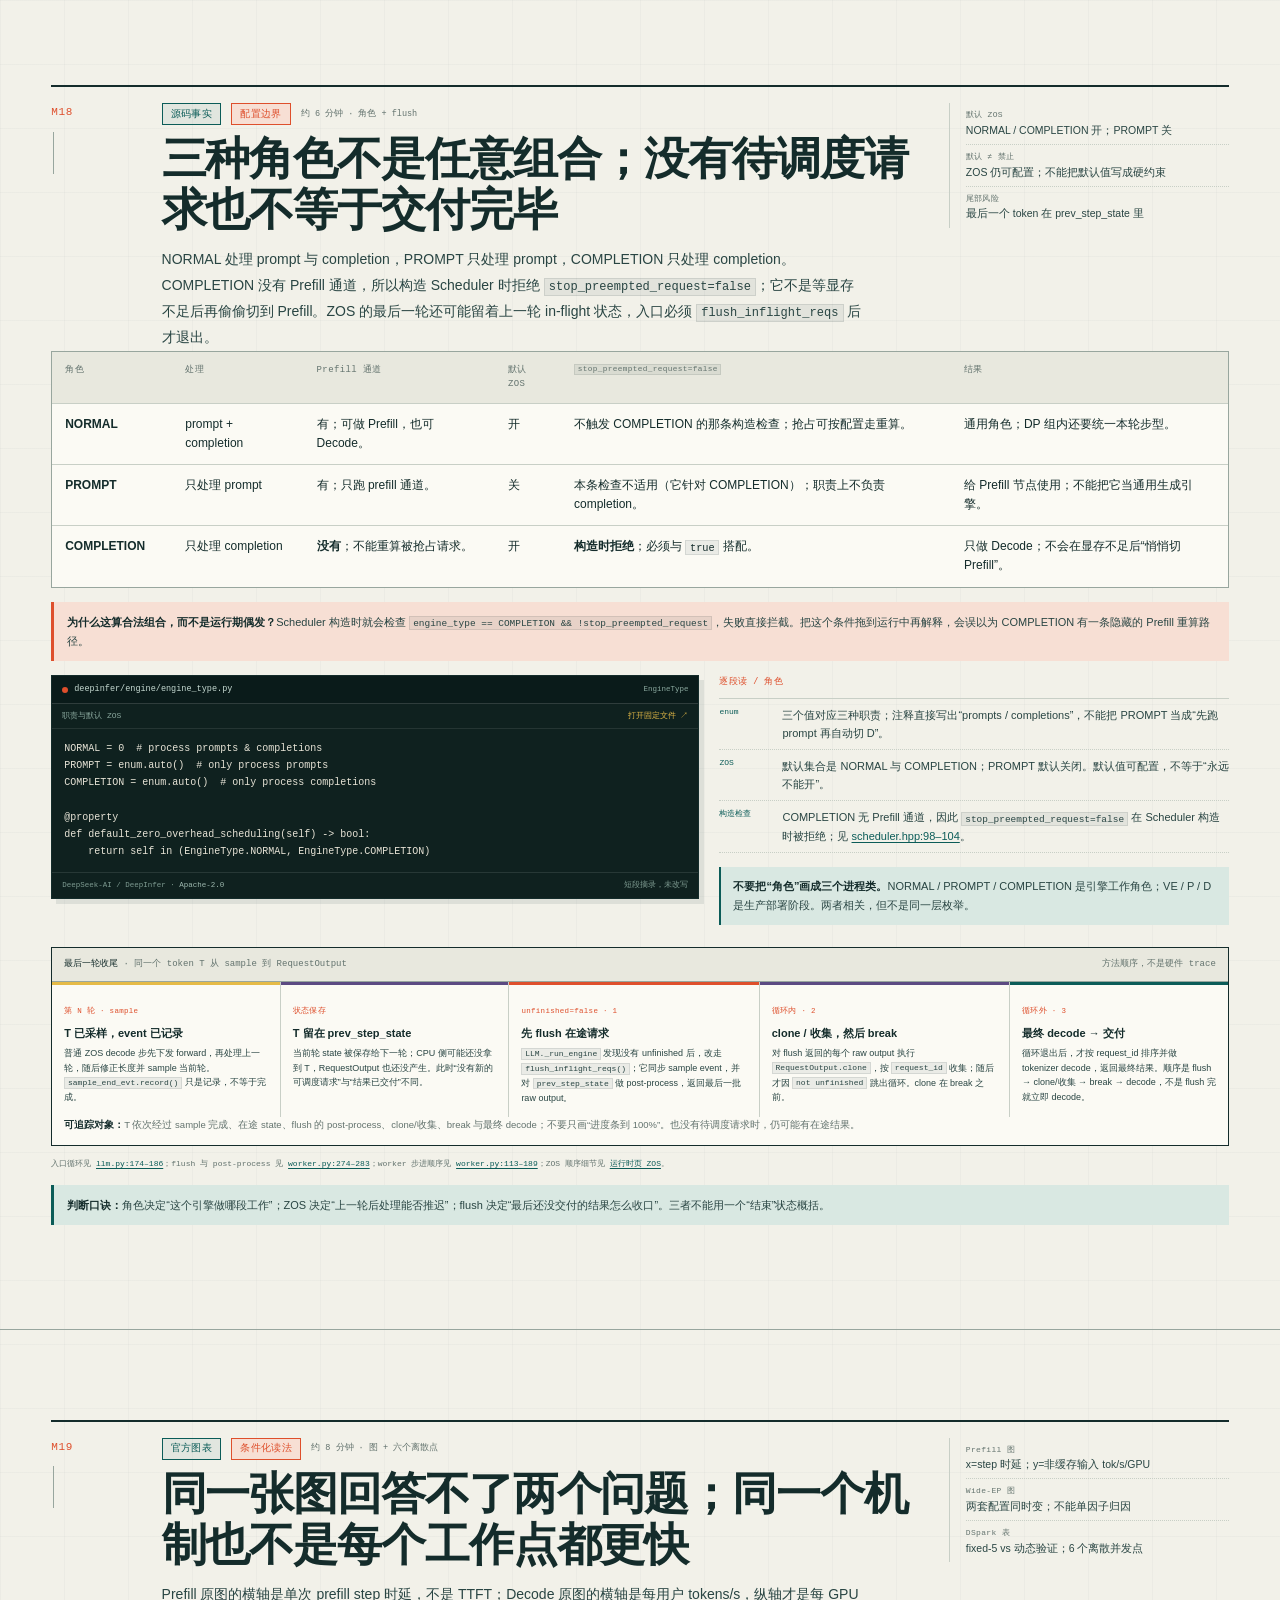
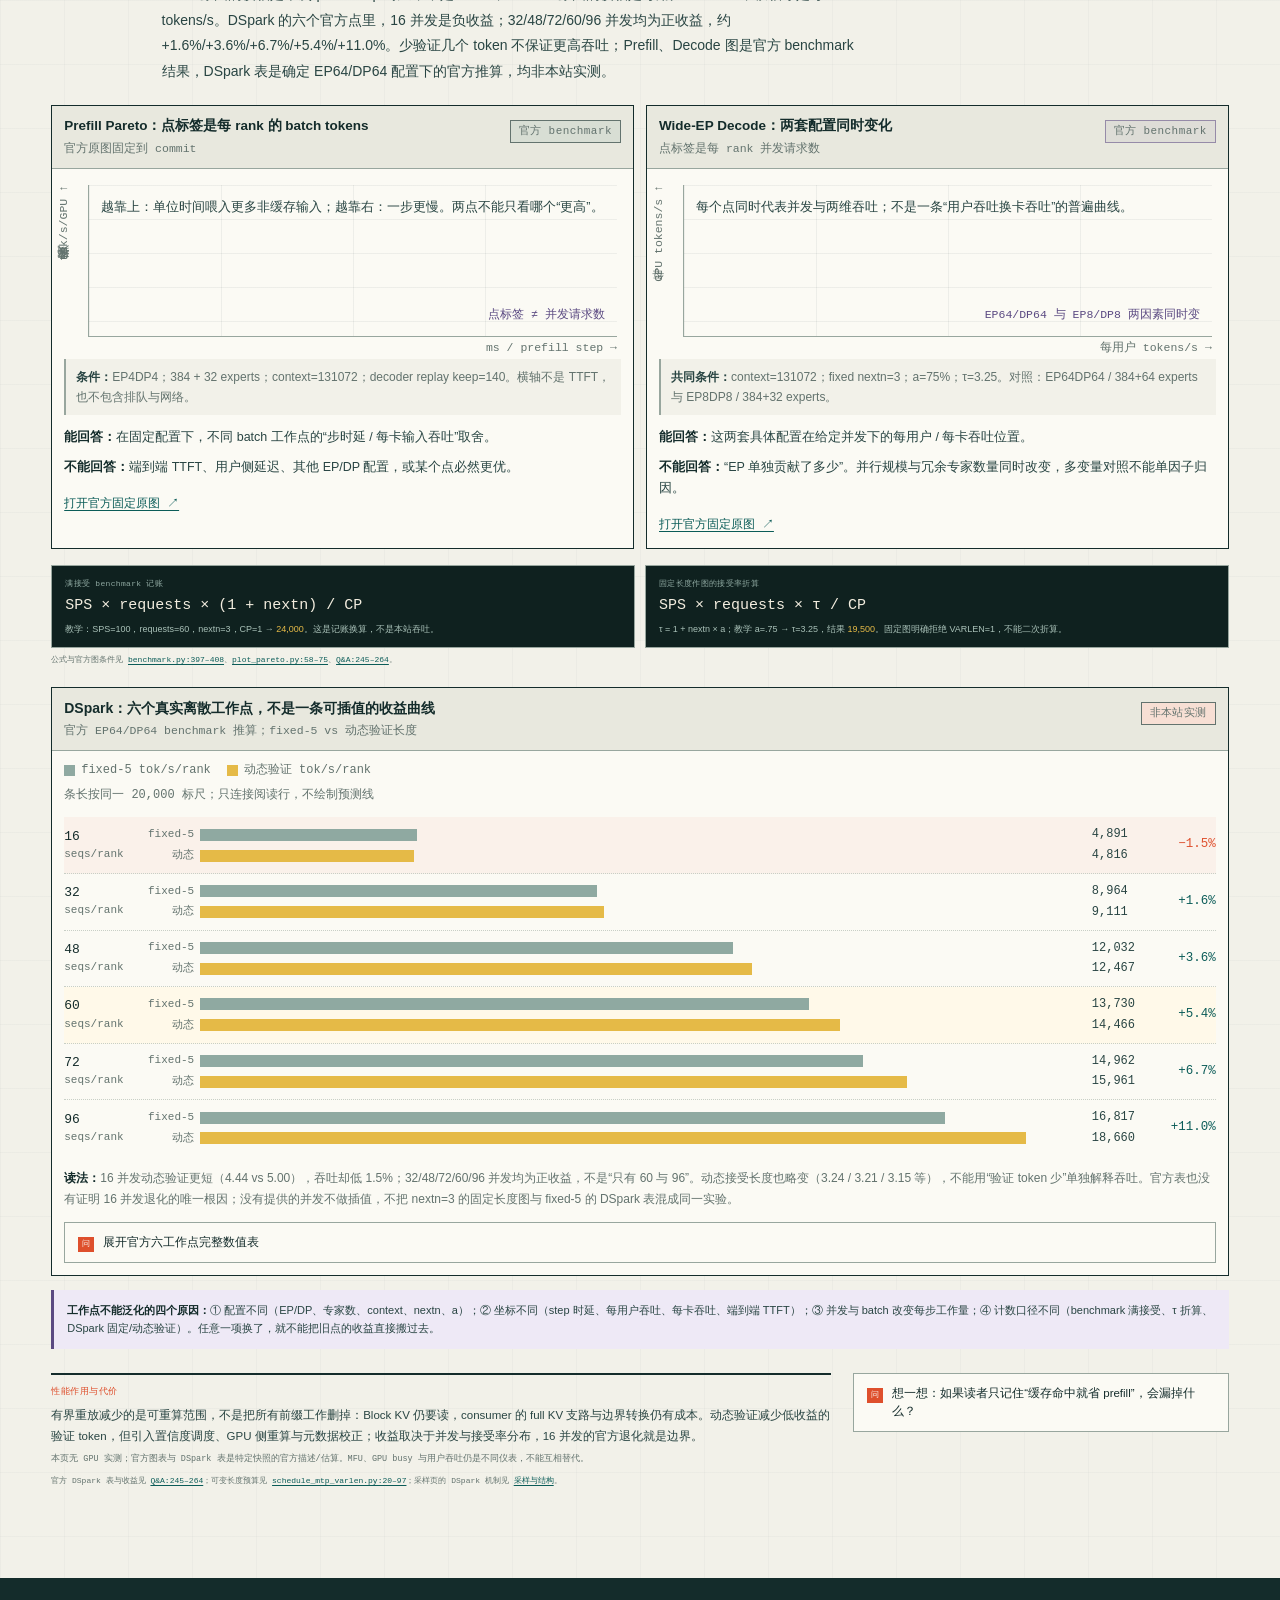
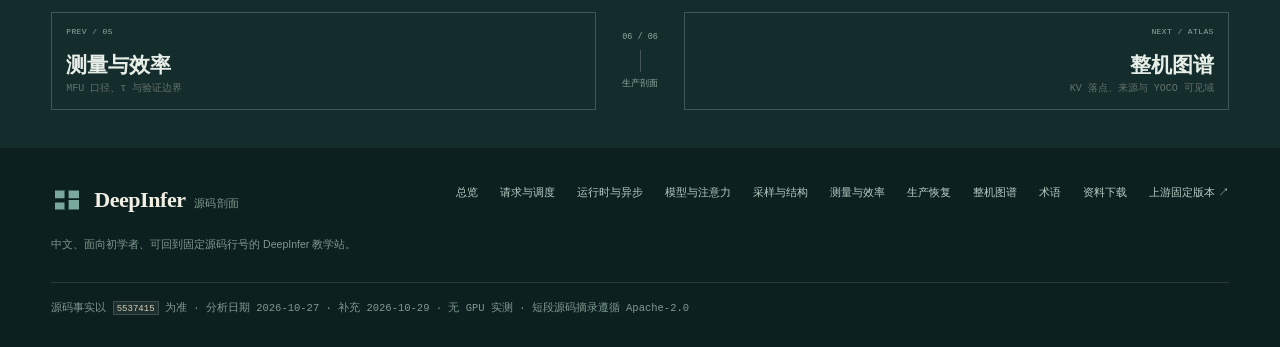
<file: production.html>
<!doctype html>
<html lang="zh-CN" class="no-js">
<head>
  <meta charset="utf-8">
  <meta name="viewport" content="width=device-width, initial-scale=1">
  <title>生产请求、缓存恢复与工作点 | DeepInfer 剖面</title>
  <meta name="description" content="把 DeepInfer 引擎内部机制接到生产请求与缓存恢复：Entrypoint 路由、Scheduler 批次与 EPLB 专家放置三层控制权，StateBlock 的 stored/dropped 生命周期，encoder 与 decoder 两类有界重放，128/134/140 参数，EngineType 合法组合与 flush 收尾，以及官方吞吐图和 DSpark 六个离散工作点。固定 SHA，无 GPU 实测。">
  <meta name="color-scheme" content="light">
  <meta property="og:title" content="生产请求、缓存恢复与工作点 | DeepInfer 剖面">
  <meta property="og:description" content="Block KV 命中之后，为什么还要重放？谁决定路由、批次和专家放置？为什么性能工作点不能泛化？">
  <meta property="og:type" content="article">
  <link rel="icon" href="assets/favicon.svg" type="image/svg+xml">
  <link rel="stylesheet" href="assets/site.css">
  <link rel="stylesheet" href="assets/navigation.css">
  <link rel="stylesheet" href="assets/production.css">
  <script>document.documentElement.classList.remove('no-js');document.documentElement.classList.add('js');</script>
  <script src="assets/production.js" defer></script>
</head>
<body class="unit-page production-page">
<a class="skip-link" href="#main">跳到正文</a>
<div class="version-bar">
  <div class="wrap version-bar__in">
    <span>固定源码 <code>5537415</code></span>
    <span class="version-bar__sep" aria-hidden="true"></span>
    <span>分析日期 2026-10-27 · 补充 2026-10-29</span>
    <span class="version-bar__sep" aria-hidden="true"></span>
    <span>静态源码阅读，无 GPU 实测</span>
    <a href="index.html#boundary">证据边界</a>
  </div>
</div>

<header class="site-header">
  <div class="wrap site-header__in">
    <a class="brand" href="index.html" aria-label="DeepInfer 剖面首页">
      <svg class="brand__mark" viewBox="0 0 40 40" aria-hidden="true">
        <path d="M5 8h13v11H5zM22 8h13v24H22zM5 23h13v9H5z"/>
        <path class="brand__cut" d="M5 19h30M18 8v24"/>
      </svg>
      <span class="brand__text"><strong>DeepInfer</strong><span>源码剖面</span></span>
    </a>
    <nav class="primary-nav" aria-label="全站导航">
      <a href="index.html">总览</a>
      <a href="scheduling.html">请求与调度</a>
      <a href="runtime.html">运行时与异步</a>
      <a href="model.html">模型与注意力</a>
      <a href="sampling.html">采样与结构</a>
      <a href="performance.html">测量与效率</a>
      <a href="production.html" aria-current="page">生产恢复</a>
      <a href="atlas.html">整机图谱</a>
    </nav>
    <span class="header-status"><i aria-hidden="true"></i>章节 06</span>
  </div>
</header>

<div class="unit-ribbon">
  <div class="wrap unit-ribbon__in">
    <span class="unit-ribbon__label">PRODUCTION / 06</span>
    <nav aria-label="本页内容">
      <a href="#path">生产路径</a>
      <a href="#route">分桶与路由</a>
      <a href="#pools">P/D 资源</a>
      <a href="#state">状态生命周期</a>
      <a href="#replay">两类重放</a>
      <a href="#roles">角色与收尾</a>
      <a href="#points">性能工作点</a>
    </nav>
    <span class="unit-ribbon__note">固定 SHA · 官方生产描述与公开实现分开</span>
  </div>
</div>

<main id="main">
  <section class="unit-hero" aria-labelledby="unit-title">
    <div class="wrap">
      <p class="eyebrow"><span class="eyebrow__rule"></span>生产边界 · 请求 / 缓存 / 恢复 / PRODUCTION PATH</p>
      <div class="unit-hero__grid">
        <div>
          <h1 id="unit-title">命中之后，<br><span>还要走完资源账。</span></h1>
          <p class="unit-hero__lede">一条生产请求先经过 Recipe 编码、Entrypoint 的缓存匹配与路由，再进入 Prefill 或 Decode。Block KV 命中只说明一段前缀块可以复用，不自动等于“所有继续计算所需的状态都齐了”。本页先补上集群侧的两笔账：总上下文 L 如何落进四档、命中 H 只改变哪些工作，以及 64P/64D 如何换算成实例与卡；再回到 StateBlock 生命周期、两类重放、角色收尾和官方工作点。</p>
          <dl class="unit-hero__facts" aria-label="本页阅读信息">
            <div><dt>分桶键</dt><dd>总上下文 L，不是新 suffix</dd></div>
            <div><dt>P/D 资源</dt><dd>64 P + 64 D = 128 GPU</dd></div>
            <div><dt>三个数字</dt><dd>128 窗口 / 134 回退 / 140 保留</dd></div>
          </dl>
        </div>
        <aside class="unit-map" aria-labelledby="unit-map-title">
          <div class="unit-map__head"><span id="unit-map-title">本页地图</span><span>点击直达</span></div>
          <ol>
            <li><a href="#path"><span class="num">01</span><span><strong>一条请求跨过哪些边界</strong><small>Recipe、Entrypoint、P/D 与三层控制权</small></span><span class="unit-map__state">路径图</span></a></li>
            <li><a href="#route"><span class="num">02</span><span><strong>四档分桶与两维 Decode 负载</strong><small>L / H / q / c、边界、官方 quota 与公开预算</small></span><span class="unit-map__state">分桶尺</span></a></li>
            <li><a href="#pools"><span class="num">03</span><span><strong>P/D 实例不是卡数</strong><small>64P+64D、EP/DP 同卡组、32/16/8 实例</small></span><span class="unit-map__state">资源账</span></a></li>
            <li><a href="#state"><span class="num">04</span><span><strong>StateBlock 的三种生命周期</strong><small>请求内、P→D、跨请求保存</small></span><span class="unit-map__state">对象账</span></a></li>
            <li><a href="#replay"><span class="num">05</span><span><strong>两类重放与三个数字</strong><small>128 / 134 / 140 各自是什么</small></span><span class="unit-map__state">可调对照</span></a></li>
            <li><a href="#roles"><span class="num">06</span><span><strong>角色组合与最后 flush</strong><small>COMPLETION 为什么不能重算</small></span><span class="unit-map__state">时间线</span></a></li>
            <li><a href="#points"><span class="num">07</span><span><strong>官方图与六个工作点</strong><small>坐标、条件、离散读数</small></span><span class="unit-map__state">读图</span></a></li>
          </ol>
          <p class="unit-map__foot">源码事实、官方生产描述、教学算例与官方 benchmark 估算分别标注；本页没有 GPU 运行数据。</p>
        </aside>
      </div>
      <div class="unit-contract">
        <span>读完之后，你应该能回答</span>
        <ul>
          <li>为什么 L=64K、H=60K 与 L=64K、H=0 同属第三档，命中不改变分桶</li>
          <li>为什么 A 与 C 都有 4K 后缀，却不能只凭后缀断言同成本</li>
          <li>Decode 为什么同时看请求数和总 KV，示例为什么只是启发式倾向</li>
          <li>官方 compute-quota / cost(q,c) 与公开 Scheduler 的 token 预算为什么不能合并</li>
          <li>16P×EP4 + 1D×EP64 如何仍是 128 卡，EP/DP 为什么不能相乘</li>
          <li>命中恢复为什么不能按 0 成本，两类重放分别修什么</li>
          <li>为什么“没有待调度请求”不等于“结果都已交付”</li>
        </ul>
      </div>
    </div>
  </section>

  <noscript>
    <div class="wrap">
      <p class="unit-noscript"><strong>JavaScript 已关闭。</strong>正文、静态图、官方数值表和源码链接都可阅读；可调重放对照会隐藏。默认教学算例的数值已写在图的回退文字与表格中。</p>
    </div>
  </noscript>

  <section class="prod-purpose-band" id="why" aria-labelledby="why-title">
    <div class="wrap">
      <div class="prod-purpose-band__head">
        <strong id="why-title">先看用途 / 六个问题各对应一条机制</strong>
        <span>不先展开推导；点卡片进入对应证据</span>
      </div>
      <div class="prod-purpose prod-purpose--six">
        <a href="#path">
          <span>问题 1 · 控制</span>
          <strong>谁决定请求去哪？</strong>
          <p>入口 LB 选实例/rank，Scheduler 选批次/预算，EPLB 搬专家副本；<b>三层</b>。</p>
        </a>
        <a href="#route">
          <span>问题 2 · 分桶</span>
          <strong>同样 4K 后缀，为什么不同桶？</strong>
          <p>四档按<b>总上下文 L</b>分；命中 H 只改复用范围，<b>不把 L 变小</b>。</p>
        </a>
        <a href="#pools">
          <span>问题 3 · 资源</span>
          <strong>P/D 卡数 1:1，实例也 1:1？</strong>
          <p>64P 卡按 EP 大小切成 32/16/8 个实例；D 侧是<b>一个 EP64 实例</b>。</p>
        </a>
        <a href="#state">
          <span>问题 4 · 缓存</span>
          <strong>命中为什么还要重放？</strong>
          <p>Block KV 与 SWA state 是不同对象；<b>命中前缀块</b>不等于<b>状态已就绪</b>。</p>
        </a>
        <a href="#replay">
          <span>问题 5 · 恢复</span>
          <strong>两类重放各修什么？</strong>
          <p>encoder 缺 SWA 时只重建末尾窗口；consumer 只为 Decode 准备后缀状态，<b>出口不同</b>。</p>
        </a>
        <a href="#points">
          <span>问题 6 · 性能</span>
          <strong>为什么不能泛化？</strong>
          <p>坐标、配置、并发和计数口径不同；16 并发的官方点是<b>负收益</b>，其余五个为正。</p>
        </a>
      </div>
    </div>
  </section>

  <section class="mech mech-first" id="path" aria-labelledby="path-title">
    <div class="wrap">
      <header class="mech-head">
        <div class="mech-head__no"><span>M13</span><i aria-hidden="true"></i></div>
        <div>
          <div class="mech-kicker"><span class="tag tag--deploy">官方生产描述</span><span class="tag tag--source">公开实现边界</span><span class="mech-time">约 7 分钟 · 外层路径</span></div>
          <h2 id="path-title">一条请求跨过四层边界，三个“调度器”各管一件事</h2>
          <p class="mech-thesis">推理引擎内部的 batch 调度，不是整个集群的资源调度。Recipe 负责 API 协议与 token 序列之间的编码/解码；Entrypoint 先做缓存匹配、再路由；P/D 执行不同阶段，图片请求另由 P 机器选择 VE 取 embedding。入口 LB、引擎 Scheduler 与 EPLB 分别处理<strong>实例/rank、本轮序列与预算、专家物理放置</strong>。</p>
        </div>
        <dl class="mech-meta">
          <div><dt>读者问题</dt><dd>为什么有推理引擎还需要路由、编码和缓存服务？</dd></div>
          <div><dt>关键对象</dt><dd>请求、命中长度、实例、batch、专家槽</dd></div>
          <div><dt>证据等级</dt><dd>生产部署描述；外部 KV 服务不随本次发布完整提供</dd></div>
        </dl>
      </header>

      <div class="mech-facts">
        <div><dt>输入</dt><dd>API 请求、图片或文本 prompt、模型版本</dd></div>
        <div><dt>先发生</dt><dd>编码与缓存元数据匹配；命中长度在路由前得到</dd></div>
        <div><dt>再发生</dt><dd>选实例/rank，拉取并搬入 KV，P 前向，D 继续生成</dd></div>
        <div><dt>不要混淆</dt><dd>匹配、fetch、swap-in、forward 是不同工作与不同进程</dd></div>
      </div>

      <div class="prod-map" aria-label="生产请求与缓存数据流示意，两条轨道在 J1、J2 相交">
        <div class="prod-map__head">
          <div><strong>请求一条轨，缓存一条轨；只在 J1 / J2 相交</strong><span>实线框 = 本次发布中的核心能力；虚线框 = 官方生产描述或仓外组件</span></div>
          <span class="tag tag--deploy">非公开引擎默认轨迹</span>
        </div>
        <div class="prod-legend" aria-label="线型与框型图例">
          <span><i class="prod-legend__line" aria-hidden="true"></i>实线箭头：请求 / 执行顺序</span>
          <span><i class="prod-legend__line prod-legend__line--dash" aria-hidden="true"></i>虚线箭头：缓存查询 / 数据供应</span>
          <span><i class="prod-legend__box" aria-hidden="true"></i>实线框：公开实现</span>
          <span><i class="prod-legend__box prod-legend__box--dash" aria-hidden="true"></i>虚线框：生产外层</span>
          <span><b class="prod-join">J1</b><b class="prod-join">J2</b> 两条轨的接点</span>
        </div>
        <div class="prod-arch">
          <div class="prod-arch__lane prod-arch__lane--request">
            <div class="prod-arch__label"><span>请求 / CONTROL</span><strong>先编码与路由，再执行</strong><small>请求真正经过的顺序</small></div>
            <div class="prod-arch__flow prod-arch__flow--request">
              <div class="prod-node prod-node--deploy"><span class="prod-node__k">外部</span><strong>API 请求</strong><small>Chat / Responses / Messages</small></div>
              <span class="prod-arrow" aria-hidden="true"></span>
              <div class="prod-node prod-node--deploy"><span class="prod-node__k">独立项目</span><strong>Recipe</strong><small>协议 ↔ token 序列；不是引擎 kernel</small></div>
              <span class="prod-arrow" aria-hidden="true"></span>
              <div class="prod-node prod-node--deploy"><span class="prod-node__k">Entrypoint <b class="prod-join">J1</b></span><strong>匹配 + 路由</strong><small>先查元数据得到命中长度，再选实例/rank</small><em>命中长度不能事后补</em></div>
              <span class="prod-arrow" aria-hidden="true"></span>
              <div class="prod-node prod-node--compute"><span class="prod-node__k">P / Prefill <b class="prod-join">J2</b></span><strong>处理未命中后缀</strong><small>从 HBM 读取已装入的 KV/state；产出新 KV</small><em>VE 只服务图片请求，见下方支路</em></div>
              <span class="prod-handoff" aria-hidden="true"><b>P→D</b><small>KV / state</small></span>
              <div class="prod-node prod-node--compute"><span class="prod-node__k">D / Decode</span><strong>逐轮生成</strong><small>读 cache、过模型、采样、更新账本</small><em>每轮由引擎 Scheduler 选</em></div>
              <span class="prod-arrow" aria-hidden="true"></span>
              <div class="prod-node prod-node--source"><span class="prod-node__k">输出</span><strong>RequestOutput</strong><small>入口归并后按协议转回流式事件</small></div>
            </div>
          </div>
          <div class="prod-branch prod-branch--ve">
            <div class="prod-branch__copy">
              <span class="tag tag--deploy">仅图片 · 数据依赖</span>
              <p><strong>P / Prefill 机器选择 VE 机器</strong>；VE 处理图片，并把 embedding 返回 P。调度者是 P 机器，不是 Recipe。</p>
              <small>Recipe 只做协议 ↔ token 序列编码；这里不是 <code>Recipe → VE → P</code> 的调用 / 路由顺序。纯文本请求不经过 VE。</small>
            </div>
            <div class="prod-branch__flow" aria-hidden="true">
              <span class="prod-ve-node"><b>P / Prefill</b><small>选择 VE 机器</small></span>
              <span class="prod-ve-exchange"><b>选择 / 请求 →</b><b>← 返回 embedding</b></span>
              <span class="prod-ve-node"><b>VE</b><small>处理图片嵌入</small></span>
            </div>
          </div>
          <div class="prod-arch__lane prod-arch__lane--cache" aria-label="缓存轨：Block KV 与 stored SWA 是两种不同来源">
            <div class="prod-arch__label"><span>缓存 / DATA</span><strong>两种来源，分别进入 HBM</strong><small>先匹配定位，再按对象取数；不是一条串联链</small></div>
            <div class="prod-cache">
              <div class="prod-cache__match">
                <span class="prod-join">J1</span>
                <p><strong>Entrypoint 元数据匹配</strong><small>先于路由：返回 Block KV 命中长度，并定位 stored SWA 副本位置。</small></p>
              </div>
              <div class="prod-cache__route prod-cache__route--kv">
                <div class="prod-cache__route-head">
                  <span>A · Block KV</span><strong>独立 3FS</strong><small>main KV + indexer K；不包含 SWA</small>
                </div>
                <div class="prod-cache__steps">
                  <div class="prod-node prod-node--store"><span class="prod-node__k">存储</span><strong>3FS Block KV</strong><small>独立存储集群</small></div>
                  <span class="prod-arrow prod-arrow--dep" data-label="fetch" aria-hidden="true"></span>
                  <div class="prod-node prod-node--deploy"><span class="prod-node__k">主机</span><strong>共享内存</strong><small>fetch 的落点；还不是 HBM</small></div>
                  <span class="prod-arrow prod-arrow--dep" data-label="swap-in" aria-hidden="true"></span>
                  <div class="prod-node prod-node--source"><span class="prod-node__k">设备</span><strong>HBM Block KV</strong><small>P/D forward 读取</small></div>
                </div>
              </div>
              <div class="prod-cache__route prod-cache__route--swa">
                <div class="prod-cache__route-head">
                  <span>B · stored SWA</span><strong>产出机主机内存</strong><small>stored 区保存副本；不是 3FS</small>
                </div>
                <div class="prod-cache__steps">
                  <div class="prod-node prod-node--deploy"><span class="prod-node__k">保存位置</span><strong>产出机主机内存</strong><small>StateBlock stored 区</small></div>
                  <span class="prod-arrow prod-arrow--dep prod-arrow--pull" data-label="目录查找 / 必要时远端拉回" aria-hidden="true"></span>
                  <div class="prod-node prod-node--source"><span class="prod-node__k">设备</span><strong>HBM stored SWA</strong><small>继续处理所需的 state</small></div>
                </div>
                <div class="prod-cache__fallback">
                  <span class="prod-cache__only">仅 SWA 缺失</span>
                  <p><strong>才转恢复路径：</strong>在 Block KV 命中区末尾回退 128 窗口，重建 encoder SWA；Block KV 原样复用，不重算，也不从 3FS 取 SWA。</p>
                </div>
              </div>
              <div class="prod-cache__read">
                <span class="prod-join">J2</span>
                <p><strong>P/D forward 从 HBM 读取</strong><small>Block KV 与 SWA state 是两类对象，是否可用要分别判断。</small></p>
              </div>
            </div>
          </div>
          <div class="prod-arch__controls">
            <div class="prod-control-node"><span>C1 · 引擎内</span><strong>Scheduler</strong><p>选本轮序列、chunk 与 token 预算；不选集群实例，也不搬专家。</p></div>
            <div class="prod-control-node"><span>C2 · 模型并行</span><strong>EPLB</strong><p>逻辑专家 → 物理 GPU/槽位，并决定冗余副本；不决定单个请求去向。</p></div>
            <p class="prod-arch__controls-note"><b>控制不在请求链上：</b>Scheduler 决定“这一轮跑什么”，EPLB 决定“专家放在哪”。把它们画成请求前后的步骤，会制造假串行。</p>
          </div>
        </div>
        <div class="prod-map__foot">
          <span><b>读图顺序：</b>请求轨是“编码 → 路由 → P → D → 输出”；缓存轨在 J1 后分成两条来源：A Block KV 走 3FS → 主机共享内存 → swap-in → HBM，B stored SWA 走产出机主机内存 → 目录查找 / 必要时远端拉回 → HBM。只有 SWA 缺失才转末尾 128 的恢复路径。J2 是 P/D 读取 HBM 的接点。</span>
          <span><b>不是所有箭头都是网络流：</b>匹配查元数据；fetch 到主机共享内存，swap-in 到 HBM；3FS 不是 P 的上一步，也不是 stored SWA 的来源。图片 VE 由 P 机器调度，不是 Recipe → VE → P 的调用顺序。overlap 是目标，不是免费。</span>
        </div>
      </div>

      <div class="prod-controls">
        <div class="prod-control">
          <span>控制层 1</span>
          <strong>入口 LB / Entrypoint</strong>
          <p>决定请求去哪个实例或 rank；缓存匹配结果参与路由。</p>
          <p><b>不负责：</b>本轮 batch 的具体序列、专家副本放在哪张卡。</p>
        </div>
        <div class="prod-control">
          <span>控制层 2</span>
          <strong>引擎 Scheduler</strong>
          <p>决定本轮哪些序列上设备、prefill/decode 步型、chunk 与 token 预算。</p>
          <p><b>不负责：</b>跨实例路由，也不搬专家权重。</p>
        </div>
        <div class="prod-control">
          <span>控制层 3</span>
          <strong>EPLB</strong>
          <p>根据历史负载把逻辑专家映射到物理 GPU/槽位，并决定冗余副本。</p>
          <p><b>不负责：</b>单个请求的去向或本轮 batch。</p>
        </div>
      </div>

      <div class="prod-callout prod-callout--violet">
        <b>公开实现边界：</b>本次发布提供核心计算、调度、缓存布局与若干扩展点。<code>init_pd_split</code>、<code>do_save_kvcache</code> 等虚函数不是完整外部服务；<code>should_copy_state</code> 基类返回 <code>False</code>。完整 KV 服务、VE/P/D 分离和跨 DP 副本 LB 属于官方生产描述，不能把 Q&amp;A 里的架构画成公开引擎默认执行轨迹。
      </div>

      <p class="source-attrib">路径与缓存服务描述见 <a href="https://github.com/deepseek-ai/DeepInfer/blob/553741557a57df44a46fb3ab72b6aafeaf945337/doc/inference_deployment_qa.md#L19-L39" target="_blank" rel="noopener noreferrer">Q&amp;A:19–39</a>、<a href="https://github.com/deepseek-ai/DeepInfer/blob/553741557a57df44a46fb3ab72b6aafeaf945337/doc/inference_deployment_qa.md#L107-L123" target="_blank" rel="noopener noreferrer">Q&amp;A:107–123</a>、<a href="https://github.com/deepseek-ai/DeepInfer/blob/553741557a57df44a46fb3ab72b6aafeaf945337/doc/inference_deployment_qa.md#L129-L159" target="_blank" rel="noopener noreferrer">Q&amp;A:129–159</a>；扩展点见 <a href="https://github.com/deepseek-ai/DeepInfer/blob/553741557a57df44a46fb3ab72b6aafeaf945337/deepinfer/engine/llm_engine.py#L800-L822" target="_blank" rel="noopener noreferrer">llm_engine.py:800–822</a>。</p>
    </div>
  </section>

  <section class="mech" id="route" aria-labelledby="route-title">
    <div class="wrap">
      <header class="mech-head">
        <div class="mech-head__no"><span>M14</span><i aria-hidden="true"></i></div>
        <div>
          <div class="mech-kicker"><span class="tag tag--deploy">官方生产描述</span><span class="tag tag--sim">K=1024 教学口径</span><span class="mech-time">约 9 分钟 · 分桶 + 两层负载</span></div>
          <h2 id="route-title">总上下文先进四档；命中只改这一档里要做的工作</h2>
          <p class="mech-thesis">官方把 Prefill 请求按<strong>总上下文长度 L</strong>分成四档，而不是按未命中的 suffix 分。命中 H 决定多少前缀可以复用，L 决定请求属于哪一档；两者回答不同问题。进入单步后，官方生产描述在 32,768 token 单步预算内，用时间 quota 与 cost(q,c) 估算本轮 chunk；公开 Scheduler 则按剩余 token 预算裁剪。Decode 还要同时看请求数与总 KV，不能只数请求。</p>
        </div>
        <dl class="mech-meta">
          <div><dt>读者问题</dt><dd>同样只剩 4K，为什么不一定同桶、同成本？</dd></div>
          <div><dt>关键变量</dt><dd>总长 L、命中 H、已有前缀 c、本轮待算 q</dd></div>
          <div><dt>边界</dt><dd>官方生产描述 ≠ 公开 Scheduler 的 token 预算</dd></div>
        </dl>
      </header>

      <div class="mech-facts">
        <div><dt>分桶输入</dt><dd>有效请求的已编码总长 L（L&gt;0）；教学令 K=1024</dd></div>
        <div><dt>命中改变</dt><dd>可复用前缀 H；新 suffix = L−H</dd></div>
        <div><dt>调度再定</dt><dd>单步 q 还受 32,768 token 上限、SWA 回退、分块与时间 quota 约束</dd></div>
        <div><dt>不默认</dt><dd>匹配、fetch、swap-in、SWA 恢复不是 0 成本</dd></div>
      </div>

      <div class="route-rule" role="note" aria-label="分桶看 L；命中后新 suffix 精确为 L−H；本轮 q 由预算与恢复决定">
        <div><span>分桶</span><strong>L → 四档之一</strong><small>只看有效请求的总上下文；命中不把请求搬到更小档</small></div>
        <div><span>命中</span><strong>H → 可复用前缀</strong><small>新 suffix 精确为 L − H；本轮 q 另看预算与恢复</small></div>
        <div><span>本轮 q</span><strong>q 由本轮预算与恢复决定</strong><small>q 是本轮单步实际计算量，受 32,768 token 上限与时间 quota 约束。无重放且 suffix 全装得下时，q 可以等于 L − H；无重放而装不下时更小；SWA 恢复需重放时还要计入重放段。</small></div>
      </div>

      <div class="bucket-board">
        <div class="bucket-board__head"><div><strong>四档标尺</strong><span>示意宽度不按 token 比例；边界以 token 数为准</span></div><span class="tag tag--deploy">官方生产描述</span></div>
        <div class="bucket-scale" role="img" aria-label="四档按有效请求的总上下文长度划分：1 到 16,383；16,384 到 65,535；65,536 到 262,143；262,144 起。A 与 B 的总长 64K，同在第三档；C 的 4K 在第一档；L=0 不是有效演示请求。">
          <div class="bucket-band"><span>第 1 档</span><strong>&lt; 16K</strong><small>有效请求 1 – 16,383 tokens</small><em>C · L=4K</em></div>
          <div class="bucket-band"><span>第 2 档</span><strong>[16K, 64K)</strong><small>16,384 – 65,535</small></div>
          <div class="bucket-band bucket-band--hot"><span>第 3 档</span><strong>[64K, 256K)</strong><small>65,536 – 262,143</small><em>A / B · L=64K</em></div>
          <div class="bucket-band"><span>第 4 档</span><strong>≥ 256K</strong><small>262,144 起</small></div>
        </div>
        <p class="bucket-boundary"><b>边界样本：</b>16,383→1 档 · 16,384→2 档 · 65,535→2 档 · 65,536→3 档 · 262,143→3 档 · 262,144→4 档。<b>首档只覆盖有效请求</b>，从 1 token 起；L=0 不是演示有效请求。<b>K=1024 是本站教学口径</b>；官方只写 K，边界按 token 数，不按十进制 KB。</p>
      </div>

      <div class="table-scroll">
        <table class="prod-table">
          <caption>同一 L 的 A/B，与同 suffix 的 C：分桶看 L，成本还看 c 与 q</caption>
          <thead><tr><th scope="col">请求</th><th scope="col">总上下文 L</th><th scope="col">命中 H</th><th scope="col">新 suffix = L−H（精确）</th><th scope="col">所属档</th><th scope="col">已有前缀 c（教学）</th><th scope="col">本轮 q（条件上限）</th></tr></thead>
          <tbody>
            <tr><td><strong>A</strong><br><small>长前缀命中</small></td><td>64K = 65,536</td><td>60K = 61,440</td><td><strong>4K = 4,096</strong></td><td><strong>第 3 档</strong></td><td>≈ 60K</td><td><strong>≤ 4K*</strong></td></tr>
            <tr><td><strong>B</strong><br><small>同总长、空命中</small></td><td>64K = 65,536</td><td>0</td><td>64K = 65,536</td><td><strong>第 3 档</strong></td><td>0</td><td><strong>≤ 32K*</strong></td></tr>
            <tr><td><strong>C</strong><br><small>短请求、空命中</small></td><td>4K = 4,096</td><td>0</td><td><strong>4K = 4,096</strong></td><td>第 1 档</td><td>0</td><td><strong>≤ 4K*</strong></td></tr>
          </tbody>
        </table>
      </div>
      <p class="route-small"><b>q 不是 suffix：</b>新 suffix 按 L−H 精确计算；q 是本轮单步要算的 token 数，还要经过 32,768 token 单步上限、时间 quota、分块与组内 all-reduce 裁剪。表中的 ≤ 上界以“无 SWA 回退、本轮仍有 32,768 token 单步预算、且未被时间 quota 或组内 all-reduce 更紧裁剪”为前提：A/C 的 suffix 只有 4K，所以 q ≤ 4K；B 的 suffix 虽是 64K，单步 q 仍 ≤ 32K。实际 q 可能更小；有 SWA 回退时还要把重放段计入 q。不能把 L−H 当最终执行量或计费命中量。</p>

      <div class="route-insights">
        <div><span>A vs B</span><strong>同一 L，同一档</strong><p>命中 60K 让 A 只剩 4K 新 suffix，B 仍是 64K；两者仍同属第 3 档。B 的 64K 不会一次全算，单步 q 还受 32K 上限约束。</p></div>
        <div><span>A vs C</span><strong>同一 4K 后缀，c 不同</strong><p>都可能只剩 4K 要算，但 A 已有 60K 前缀、C 的前缀为 0；仅凭 suffix 不能断言 cost(q,c) 相同。</p></div>
        <div><span>命中之后</span><strong>恢复不是 0 成本</strong><p>Block KV 可复用，但元数据匹配、fetch、swap-in、P→D 交接以及 SWA 缺失时的末尾重建仍在；详见下方状态与重放两节。</p></div>
      </div>

      <h3 class="route-subhead">从桶到单步：四个层次，各看不同输入</h3>
      <div class="table-scroll">
        <table class="prod-table route-table">
          <thead><tr><th scope="col">层次</th><th scope="col">输入与产生的决定</th><th scope="col">边界 / 不要混用</th></tr></thead>
          <tbody>
            <tr><td><strong>1 · Prefill 分桶</strong></td><td>输入总上下文 L，落入四档；上一轮各档 compute-quota 需求份额用于重新分配引擎，各档有独立批次 quota 上限。</td><td>不按 <code>L−H</code> 分档；K=1024 是教学口径。</td></tr>
            <tr><td><strong>2 · DP 组之间</strong></td><td>各引擎按剩余 quota 拉取工作。共享 Block KV 让任意引擎都能命中任意前缀，官方因此不做前缀亲和路由。</td><td>需要外部共享缓存且可达；不能推广为所有引擎都不需要 cache-aware routing。</td></tr>
            <tr><td><strong>3 · DP 组内</strong></td><td>到达请求交给 quota 负载最低的 rank；与 EPLB 选择专家副本不是同一件事。</td><td>quota 负载不是“请求数排行榜”，也不是 MFU。</td></tr>
            <tr><td><strong>4 · 单 GPU 的一个 Prefill step</strong></td><td>FIFO 请求、时间 quota、q/c 成本估计；官方描述用拟合的二次 cost(q,c) 求允许的 chunk，在 32,768 token 单步上限内取最大 q，组内 all-reduce MIN 再限制预算。</td><td>系数、拟合方法和完整生产实现未公开；公开 Scheduler 只确认 token 预算与 CP 对齐。</td></tr>
          </tbody>
        </table>
      </div>

      <div class="budget-split">
        <article class="budget-card budget-card--official">
          <span>官方生产描述</span>
          <h3>时间 quota + cost(q,c)</h3>
          <p>先按上一轮各档 compute-quota 需求份额重分引擎；引擎内再用 <code>cost(q,c)</code> 估本轮允许的 chunk，并在官方 32,768 token 单步上限内取最大 q。组内 all-reduce MIN 还会再收紧预算。</p>
          <p><b>公开代码边界：</b>本快照的 <code>csrc/</code>、<code>deepinfer/</code> 中未找到 <code>compute_quota</code> / <code>cost(q</code> 的实现；不能补出虚构系数、毫秒或最优 chunk。</p>
        </article>
        <div class="budget-vs" aria-hidden="true">≠</div>
        <article class="budget-card budget-card--public">
          <span>公开 Scheduler</span>
          <h3>剩余 token 预算 + CP 对齐</h3>
          <p><code>_schedule_prefill</code> 用 <code>max_num_batched_tokens - num_batched_tokens</code> 与 CP 对齐裁剪 <code>seqlen_q</code>。</p>
          <p><b>它能证明：</b>token 预算会截断本轮 query 行；<b>不能证明：</b>生产时间 quota 的系数、排队时延或全局最优路由。</p>
        </article>
      </div>

      <h3 class="route-subhead">Decode：请求数只是其中一个维度</h3>
      <div class="decode-board">
        <article class="decode-card decode-card--a">
          <span>A 卡 · 低并发、大历史</span>
          <strong>4 <small>条请求</small></strong>
          <b>累计 KV 512K</b>
          <p>每步 batch 较小，但累计 512K KV 让 attention 与 KV 读取更重；短请求看低并发可能偏向这里。</p>
        </article>
        <div class="decode-tilt" aria-label="启发式倾向：短请求可能偏向 A，长请求可能偏向 B">
          <div><span>短请求</span><strong>可能倾向 A</strong><small>A 只有 4 条，KV 虽大</small></div>
          <div><span>长请求</span><strong>可能倾向 B</strong><small>B 有 16 条，KV 只 64K</small></div>
        </div>
        <article class="decode-card decode-card--b">
          <span>B 卡 · 高并发、小历史</span>
          <strong>16 <small>条请求</small></strong>
          <b>累计 KV 64K</b>
          <p>请求多、总 KV 少；只看请求数会偏向 4 条的 A，并忽略 A 的 512K KV。把两维一起看，长请求才可能偏向这里。</p>
        </article>
      </div>
      <p class="route-caveat"><b>这是启发式倾向，不是生产路由结果：</b>官方同时看请求数与总 KV 长度；只看请求数会偏向 4 条的 A，忽略 A 的 512K KV。没有公布可照搬的打分系数；实际选择还受容量、服务状态与共享缓存可达性约束。本页不据此预测 TTFT、吞吐或最优路由。</p>

      <p class="source-attrib">分桶、quota 与两维负载见 <a href="https://github.com/deepseek-ai/DeepInfer/blob/553741557a57df44a46fb3ab72b6aafeaf945337/doc/inference_deployment_qa.md#L107-L119" target="_blank" rel="noopener noreferrer">Q&amp;A:107–119</a>；共享缓存前提见 <a href="https://github.com/deepseek-ai/DeepInfer/blob/553741557a57df44a46fb3ab72b6aafeaf945337/doc/inference_deployment_qa.md#L129-L141" target="_blank" rel="noopener noreferrer">Q&amp;A:129–141</a>；公开 token 预算裁剪见 <a href="https://github.com/deepseek-ai/DeepInfer/blob/553741557a57df44a46fb3ab72b6aafeaf945337/csrc/engine/scheduler.hpp#L460-L490" target="_blank" rel="noopener noreferrer">scheduler.hpp:460–490</a>；chunk 预算细节见 <a href="scheduling.html#chunk">请求与调度页的 4/4/2</a>。</p>
    </div>
  </section>

  <section class="mech" id="pools" aria-labelledby="pools-title">
    <div class="wrap">
      <header class="mech-head">
        <div class="mech-head__no"><span>M15</span><i aria-hidden="true"></i></div>
        <div>
          <div class="mech-kicker"><span class="tag tag--deploy">官方生产描述</span><span class="tag tag--sim">教学算术</span><span class="mech-time">约 7 分钟 · 资源账</span></div>
          <h2 id="pools-title">64P + 64D 是 128 张卡；P 的实例数取决于 EP，不是另一笔扩容</h2>
          <p class="mech-thesis">P/D 的 GPU 卡数约 1:1，不意味着实例数 1:1。一个实例是协同完成 P 或 D 的一组 rank，可跨多张卡。EP 与 DP 是<strong>同一组卡的不同视图</strong>，不能相乘：64 张 P GPU 用 EP4 是 16 个实例、每个 4 卡；64 张 D GPU 是一个 EP64 实例。总卡数仍是 128。</p>
        </div>
        <dl class="mech-meta">
          <div><dt>读者问题</dt><dd>为什么卡数 1:1，实例数却可以是 16:1？</dd></div>
          <div><dt>单位</dt><dd>GPU / rank / 引擎实例 / 路由资源池</dd></div>
          <div><dt>前提</dt><dd>每个 P 实例的 HBM 足以装下所选 EP 规模</dd></div>
        </dl>
      </header>

      <div class="mech-facts">
        <div><dt>GPU</dt><dd>实际计算设备；本例一 rank 对一 GPU</dd></div>
        <div><dt>rank</dt><dd>组内执行参与者，不是服务实例</dd></div>
        <div><dt>实例</dt><dd>协同完成 P 或 D 的一组 rank，可跨卡跨机</dd></div>
        <div><dt>池</dt><dd>可供入口选择的多个实例，不是更大的 EP collective</dd></div>
      </div>

      <div class="table-scroll">
        <table class="prod-table">
          <caption>四个名称：同一张资源账上的不同单位</caption>
          <thead><tr><th scope="col">名称</th><th scope="col">本节含义</th><th scope="col">不要混淆</th></tr></thead>
          <tbody>
            <tr><td><strong>GPU</strong></td><td>实际计算设备；本节例子一 rank 对一 GPU。</td><td>不等于一个服务实例。</td></tr>
            <tr><td><strong>rank</strong></td><td>分布式执行参与者，具有组内身份。</td><td>DP/EP 是同一批设备的不同视图，不应把 EP×DP 乘成 GPU 数。</td></tr>
            <tr><td><strong>引擎实例</strong></td><td>协同完成 P 或 D 阶段的一组 rank。</td><td>一个实例可跨多卡多机；1P+1D 不等于两张卡。</td></tr>
            <tr><td><strong>路由资源池</strong></td><td>可供入口选择的多个实例。</td><td>不等于把所有设备合成一个更大的 EP collective。</td></tr>
          </tbody>
        </table>
      </div>

      <div class="pool-board">
        <div class="pool-board__head"><div><strong>以 EP4 为例：64 张 P 卡切成 16 个实例</strong><span>每个小格是一个 P 实例（4 张 GPU），不是一张卡；D 的整条是一个 EP64 实例。实例数与 GPU 数分两笔账。</span></div><span class="tag tag--sim">教学组合</span></div>
        <div class="pool-equation" role="group" aria-label="实例账与 GPU 账分开计算">
          <div class="pool-eq-card">
            <div class="pool-eq-card__head"><span>实例账</span><small>单位：个</small></div>
            <div class="pool-eq-row"><span>P 池</span><strong>64 ÷ 4 = 16</strong><small>64 GPU ÷ 4 GPU/实例 = 16 个 P 实例</small></div>
            <div class="pool-eq-row"><span>D 池</span><strong>64 ÷ 64 = 1</strong><small>64 GPU ÷ 64 GPU/实例 = 1 个 D 实例</small></div>
            <div class="pool-eq-total"><span>合计</span><strong>16 + 1 = 17</strong><small>17 个 P/D 引擎实例</small></div>
          </div>
          <div class="pool-eq-card">
            <div class="pool-eq-card__head"><span>GPU 账</span><small>单位：张</small></div>
            <div class="pool-eq-row"><span>P 池</span><strong>16 × 4 = 64</strong><small>16 个 P 实例 × 4 GPU = 64 张</small></div>
            <div class="pool-eq-row"><span>D 池</span><strong>1 × 64 = 64</strong><small>1 个 D 实例 × 64 GPU = 64 张</small></div>
            <div class="pool-eq-total"><span>总 GPU</span><strong>64 + 64 = 128</strong><small>128 张 GPU，卡数不变</small></div>
          </div>
        </div>
        <div class="pool-lanes">
          <div class="pool-lane">
            <div class="pool-lane__label"><span>P 池 · 64 GPU</span><small>16 个实例 × 4 卡；每个小格 = 1 实例</small></div>
            <div class="pool-track pool-track--p" aria-hidden="true"><i></i><i></i><i></i><i></i><i></i><i></i><i></i><i></i><i></i><i></i><i></i><i></i><i></i><i></i><i></i><i></i></div>
          </div>
          <div class="pool-lane">
            <div class="pool-lane__label"><span>D 池 · 64 GPU</span><small>1 个 EP64 实例；整条不是 64 个实例</small></div>
            <div class="pool-track pool-track--d" aria-hidden="true"><i>1 × EP64</i></div>
          </div>
        </div>
        <p class="pool-board__foot"><b>P:D 实例数 = 16:1。</b>卡数仍是 64:64；D 的 EP64/DP64 说的是同一个 64 卡实例的两种视图，不是 64×64 张卡。</p>
      </div>

      <div class="table-scroll">
        <table class="prod-table pool-table">
          <caption>固定 P 池 64 GPU、D 池 64 GPU 的算术展开（CP=1，EP=DP）</caption>
          <thead><tr><th scope="col">每个 P 实例规模</th><th scope="col">P 实例数</th><th scope="col">每个 D 实例 / 数量</th><th scope="col">总 GPU</th><th scope="col">P:D 实例数</th></tr></thead>
          <tbody>
            <tr><td>EP2 / DP2：2 GPU</td><td><strong>32</strong></td><td>EP64 / DP64：64 GPU，1 个</td><td>128</td><td>32:1</td></tr>
            <tr class="is-current"><td>EP4 / DP4：4 GPU（上图）</td><td><strong>16</strong></td><td>EP64 / DP64：64 GPU，1 个</td><td>128</td><td>16:1</td></tr>
            <tr><td>EP8 / DP8：8 GPU</td><td><strong>8</strong></td><td>EP64 / DP64：64 GPU，1 个</td><td>128</td><td>8:1</td></tr>
          </tbody>
        </table>
      </div>

      <div class="pool-notes">
        <article><span>视图，不是乘法</span><strong>EP4/DP4 仍是 4 张卡</strong><p>EP 看专家分片，DP 看请求/批次；同一组 4 个 rank 同时属于两种组。把 4×4 当卡数会凭空多出 12 张卡。</p></article>
        <article><span>HBM 前提</span><strong>每个 P 实例要装得下模型</strong><p>“EP2 能切成 32 个实例”以每个实例 HBM 足够为前提；容量不足时不能照搬，且 64P+64D 不是所有硬件的硬下限。</p></article>
        <article><span>不是唯一推荐</span><strong>EP4 是教学展开</strong><p>官方描述 P 用 EP2–8、D 用 Wide-EP EP64–128，并以 64P+64D 为较小的高效部署单元；本站不把它写成唯一推荐，也不从卡数反推吞吐或 MFU。</p></article>
      </div>

      <p class="route-small"><b>为什么这样分工：</b>P 的新输入可形成较大工作量，小 EP 减少不必要的跨设备组织；D 每条请求每轮生成工作较小，Wide-EP 与专家负载均衡降低专家权重相关的每步访存压力。收益仍受通信、拓扑、HBM、并发与上下文影响。逻辑专家如何映射到这批物理卡，见 <a href="model.html#parallel">模型页的并行视图</a>；官方工作点的条件见 <a href="#points">本页性能工作点</a>。</p>
      <p class="source-attrib">P/D 角色、EP/DP 范围与约 1:1 GPU 比例见 <a href="https://github.com/deepseek-ai/DeepInfer/blob/553741557a57df44a46fb3ab72b6aafeaf945337/doc/inference_deployment_qa.md#L45-L67" target="_blank" rel="noopener noreferrer">Q&amp;A:45–67</a>。表中实例数是本站按 64P/64D 与 EP=DP 的算术展开，不是压测结论或官方唯一推荐配置。</p>
    </div>
  </section>

  <section class="mech" id="state" aria-labelledby="state-title">
    <div class="wrap">
      <header class="mech-head">
        <div class="mech-head__no"><span>M16</span><i aria-hidden="true"></i></div>
        <div>
          <div class="mech-kicker"><span class="tag tag--source">源码布局</span><span class="tag tag--deploy">官方保存策略</span><span class="mech-time">约 7 分钟 · 对象与生命周期</span></div>
          <h2 id="state-title">stored / dropped 是保存范围，不是“磁盘 / 内存”</h2>
          <p class="mech-thesis">Block KV 命中只覆盖主 KV 与 indexer K。继续生成还依赖每请求的 SWA 与压缩状态；它们住在 StateBlock 的 stored 与 dropped 两个区。两区都会被 P→D 交接，但跨请求保存只取 stored 区。同一个 state，在“正在使用的 HBM 张量”“P→D 副本”“主机保存副本”里是<strong>三种生命周期</strong>。</p>
        </div>
        <dl class="mech-meta">
          <div><dt>读者问题</dt><dd>为什么已有长前缀，还要重建 SWA？</dd></div>
          <div><dt>关键分裂</dt><dd>stored SWA / dropped consumer SWA + 压缩累加器</dd></div>
          <div><dt>易误读</dt><dd><code>state_size_to_disk</code> 只是大小字段，不证明介质</dd></div>
        </dl>
      </header>

      <div class="stateblock" aria-label="StateBlock 分区示意，不按字节比例">
        <div class="stateblock__head"><span><b>StateBlock</b> · 一个序列一个固定大小 slot</span><span>示意布局，不按真实字节比例</span></div>
        <div class="stateblock__bar">
          <div class="stateblock__region stateblock__region--stored">
            <span>stored region</span>
            <strong>SWA（需要跨请求保存的部分）</strong>
            <small>P→D 交接；跨请求保存时进入产出机主机内存。这里不是“磁盘区”。</small>
          </div>
          <div class="stateblock__region stateblock__region--dropped">
            <span>dropped region</span>
            <strong>consumer SWA + 压缩边界累加器</strong>
            <small>运行时仍需要，P→D 也要交接；但不随 stored SWA 一起保存。<em>consumer 依赖重放；压缩边界对齐到保存粒度。</em></small>
          </div>
        </div>
        <p class="stateblock__foot">官方描述：V4.1 的 stored 层是前 20 层；consumer SWA 的恢复依赖 prefill 重算。源码中的 <code>KVSTORE_GRAIN = 128</code> 只说明保存/查询粒度，不等于整个物理 StateBlock ring 只有 128 长度。</p>
      </div>

      <div class="table-scroll">
        <table class="prod-table" aria-label="Block KV 与 StateBlock 的三种生命周期">
          <thead><tr><th scope="col">对象</th><th scope="col">请求执行期间</th><th scope="col">P→D 交接</th><th scope="col">跨请求保存 / 恢复（官方描述）</th></tr></thead>
          <tbody>
            <tr>
              <td><strong>Block KV</strong><br><small>main KV + indexer K</small></td>
              <td>分页 HBM；逻辑位置经 block table 落到物理块。</td>
              <td>交接相关 KV；与 SWA 共用 P→D 路径。</td>
              <td>独立 3FS 存储集群；不受某台计算节点的 SWA 副本丢失直接影响。</td>
            </tr>
            <tr>
              <td><strong>stored SWA</strong></td>
              <td>StateBlock 的 stored 区，占一个 state 槽。</td>
              <td>与 dropped 区一起交接。</td>
              <td>产出机主机内存；Entrypoint 的分片内存目录记录位置，跨机命中可远端拉回。</td>
            </tr>
            <tr>
              <td><strong>consumer SWA + 压缩边界累加器</strong></td>
              <td>StateBlock 的 dropped 区；执行仍需要。</td>
              <td>同样必须交接。</td>
              <td>不随 stored SWA 保存；consumer 依赖 prefill 重放；压缩边界对齐使累加器没有跨保存边界依赖。</td>
            </tr>
          </tbody>
        </table>
      </div>

      <div class="gates" aria-label="SWA 保存与命中检查点">
        <div class="gate"><span>GATE 01 · 128</span><strong>只在 128 的倍数挂接</strong><p>保存/查询粒度是 128 token；这与“SWA 窗口 128”相关但不是同一个命名空间。</p></div>
        <div class="gate"><span>GATE 02 · 最后一个 chunk</span><strong>Prefill 只存最后 chunk</strong><p>分块 prefill 中途不保存；末尾先保留 1 个 token，再向下对齐到 128 倍数。</p></div>
        <div class="gate"><span>GATE 03 · 不足一块</span><strong>不足一个完整 128 单位则不保存</strong><p>没有完整单位时，本次不产生可挂接的保存点；不能凭 134 或 140 推一个负位置。</p></div>
        <div class="gate"><span>GATE 04 · Decode</span><strong>跨 128 边界复制到 replica</strong><p>结束时取最近完成的设备内副本；主机副本缺失，不等于 Block KV 也缺失。</p></div>
      </div>

      <div class="prod-callout prod-callout--teal">
        <b>三个生命周期不要合并：</b>stored/dropped 是保存范围；P→D 传输的是“这次交接需要的两份 state”；跨请求保存的是主机上的副本。字段名、目录名或“已保存”标签都不能单独证明某个字节在磁盘上。
      </div>

      <p class="source-attrib">布局与保存范围见 <a href="https://github.com/deepseek-ai/DeepInfer/blob/553741557a57df44a46fb3ab72b6aafeaf945337/deepinfer/worker/cache_engine.py#L221-L306" target="_blank" rel="noopener noreferrer">cache_engine.py:221–306</a>；官方保存策略与介质见 <a href="https://github.com/deepseek-ai/DeepInfer/blob/553741557a57df44a46fb3ab72b6aafeaf945337/doc/inference_deployment_qa.md#L129-L177" target="_blank" rel="noopener noreferrer">Q&amp;A:129–177</a>。官方示例的 20 层 × 134 token × 528 B = 1,415,040 B / 序列属于该快照的 V4.1 配置，不是所有模型常量。</p>
    </div>
  </section>

  <section class="mech" id="replay" aria-labelledby="replay-title">
    <div class="wrap">
      <header class="mech-head">
        <div class="mech-head__no"><span>M17</span><i aria-hidden="true"></i></div>
        <div>
          <div class="mech-kicker"><span class="tag tag--source">源码事实</span><span class="tag tag--sim">教学算例</span><span class="mech-time">约 9 分钟 · 两类重放 + 可调对照</span></div>
          <h2 id="replay-title">都叫“重放”，修的却不是同一个对象</h2>
          <p class="mech-thesis">encoder SWA 缺失恢复，是在 Block KV 命中后补齐继续处理所需的 encoder SWA；decoder/consumer 有界重放，是在 CED/YOCO 路径里只为 Decode 准备 consumer SWA。前者回到“已命中的前缀尾段”，后者只处理提示词末尾的有限后缀；<strong>consumer SWA 不进跨请求前缀存储</strong>。</p>
        </div>
        <dl class="mech-meta">
          <div><dt>共同点</dt><dd>都只重算有限窗口，复用已有 Block KV</dd></div>
          <div><dt>不同点</dt><dd>重建对象、触发条件、结果去哪</dd></div>
          <div><dt>近似边界</dt><dd>不是与完整上下文逐位等价</dd></div>
        </dl>
      </header>

      <div class="replay-pair">
        <article class="replay-card replay-card--encoder">
          <span class="tag tag--source">重放 A · encoder SWA 缺失恢复</span>
          <h3>Block KV 命中，但 SWA 不在</h3>
          <p>命中长度先由 Block KV 给出，再检查对应 SWA。若缺失，Block KV 命中范围不变：整段仍复用；只取命中区间末尾 128 token 的 SWA 窗口重建，已命中的 Block KV <b>原样复用，不重算、不覆盖</b>。</p>
          <dl>
            <div><dt>触发</dt><dd>Block KV 命中，但相应 SWA 不可用。</dd></div>
            <div><dt>重算</dt><dd>只在已命中范围内重放末尾 128 token 的 encoder SWA，与新 suffix 一起前向。</dd></div>
            <div><dt>结果</dt><dd>得到继续处理所需的 encoder SWA；整段原 Block KV 保留。</dd></div>
            <div><dt>可见域</dt><dd>位置 <code>i</code> 的 SWA 只看 <code>[max(s, i−127), i]</code>，<code>s</code> 是重放起点。</dd></div>
          </dl>
          <div class="prod-callout"><b>近似：</b>截断的是 SWA 可见域，不是“把所有 attention 输入截掉”。保留前缀 Block KV 也不代表数值与全量 SWA 逐位相同。</div>
        </article>
        <article class="replay-card replay-card--consumer">
          <span class="tag tag--deploy">重放 B · decoder / consumer 有界重放</span>
          <h3>只为 Decode 准备 consumer SWA</h3>
          <p>CED/YOCO 路径只在 encoder 层做完整 Prefill；consumer 的 Block KV 来自 encoder hidden 的投影。Decode 还需要 consumer SWA，于是只处理提示词末尾有限后缀，不跑全长 consumer Prefill。</p>
          <dl>
            <div><dt>触发</dt><dd>需要给 Decode 准备 consumer state，而不想全量重算 consumer 层。</dd></div>
            <div><dt>重算</dt><dd>只处理末尾有限后缀；具体保留长度受窗口与回退约束。</dd></div>
            <div><dt>结果</dt><dd>供 Decode 使用；consumer SWA 不进入跨请求前缀存储。</dd></div>
            <div><dt>公开推荐</dt><dd>README 为默认 V4.1 建议 <code>compact + keep_tokens=140</code>；这是推荐配置，不是 134 的新名字。</dd></div>
          </dl>
          <div class="prod-callout prod-callout--violet"><b>不要拿前者的“回退 128”套到后者：</b>consumer 的“140”是推荐保留后缀长度，不是一个跨所有配置的复制常数。</div>
        </article>
      </div>

      <div class="num-cards">
        <div class="num-card num-card--128">
          <span>窗口 / 粒度</span><strong>128</strong>
          <p><b>SWA 窗口</b>与<b>保存/查询粒度</b>都出现 128，但含义不同。</p>
          <p>保存只挂在 128 倍数；命中回退也以一个 128 窗口为单位。不能因为都写 128 就把两者合并。</p>
        </div>
        <div class="num-card num-card--134">
          <span>默认推理 ring</span><strong>134</strong>
          <p><b>128 + 6</b>：128 是 SWA 窗口，6 是 max backtracking；inference ring 已经是“窗口 + 最大回退”，不是 134 之外再加 backtracking。</p>
          <p>134 不是所有运行配置的常量；kvstore ring 还可再叠加 extra-state。命中上限按 <code>L − 134</code> 只是官方策略的教学例。</p>
        </div>
        <div class="num-card num-card--140">
          <span>README 推荐保留</span><strong>140</strong>
          <p>默认 V4.1 的 <b>consumer Prefill 推荐保留长度</b>（compact 模式）。</p>
          <p>它不是 134 的别名，也不是“复制长度通用常数”；保留长度需满足窗口 + 回退约束。</p>
        </div>
      </div>

      <figure class="lab rp-lab" data-rp aria-labelledby="rp-title">
        <div class="lab-head">
          <div>
            <span class="lab-kicker">交互教学算例 · 同一 token 轴叠加“Block KV 复用”与“SWA 重建子区” / 不是通用缓存查询实现</span>
            <h3 id="rp-title">Block KV 命中 L1 之后：复用、重放、后缀各多少？</h3>
          </div>
          <span class="lab-count" data-rp-label>当前 L=2,048 · L1=1,792</span>
        </div>
        <div class="lab-canvas">
          <div class="rp-controls js-only">
            <div class="rp-control">
              <span>输入 L</span>
              <div class="seg" role="group" aria-label="选择输入长度">
                <button type="button" data-rp-l="128" aria-pressed="false">128</button>
                <button type="button" data-rp-l="512" aria-pressed="false">512</button>
                <button type="button" data-rp-l="2048" class="is-active" aria-pressed="true">2048</button>
                <button type="button" data-rp-l="4096" aria-pressed="false">4096</button>
              </div>
            </div>
            <label class="rp-control rp-range" for="rp-hit">
              <span>Block KV 命中 L1</span>
              <input class="rp-slider" id="rp-hit" type="range" min="0" max="1792" step="128" value="1792" data-rp-hit>
              <output for="rp-hit" data-rp-hit-out>1792</output>
            </label>
            <button type="button" class="rp-empty" data-rp-empty>切到空命中</button>
            <button type="button" class="rp-empty" data-rp-reset>恢复默认</button>
          </div>
          <div class="rp-readout">
            <div><span>按 128 对齐上限</span><strong data-rp-max>1,792</strong><small data-rp-max-note>L − 134 = 1,914；向下对齐 → 1,792</small></div>
            <div><span>当前命中 L1</span><strong data-rp-current>1,792</strong><small data-rp-current-note>0 = 空命中；滑块只到对齐上限</small></div>
            <div><span>对象关系</span><strong>SWA 重建区 ⊆ Block KV 命中区</strong><small>0 个重建位置也在此关系内；不另加 Block KV token</small></div>
          </div>
          <div class="rp-grid">
            <div class="rp-state rp-state--available" data-rp-state="available">
              <div class="rp-state__head"><strong>① 匹配范围内有可用 SWA</strong><span class="badge badge--ok" data-rp-badge>L1 1,792 · 无需重建</span></div>
              <p class="rp-state__sub" data-rp-summary>Block KV 复用 [0, 1,792)；匹配到可用 stored SWA，因此第二轨的重建位置为 0；新 suffix 从 1,792 到 2,048。</p>
              <div class="rp-plot" data-rp-plot role="img" aria-label="L=2,048，L1=1,792。第一轨 Block KV 整段复用 0 到 1,792，新 suffix 1,792 到 2,048；第二轨只画需重建的 SWA 位置，SWA 可用时为 0，不表示整段 SWA 已保存。">
                <div class="rp-lane">
                  <div class="rp-lane__key"><strong>Block KV</strong><small>整段缓存复用</small></div>
                  <div class="rp-bar rp-bar--kv" aria-hidden="true">
                    <span class="rp-seg rp-seg--reuse" data-rp-seg="reuse" style="left:0;width:87.5%"></span>
                    <span class="rp-seg rp-seg--suffix" data-rp-seg="suffix" style="left:87.5%;width:12.5%"></span>
                  </div>
                </div>
                <div class="rp-lane">
                  <div class="rp-lane__key"><strong>SWA 重建位置</strong><small data-rp-swa-key>0（SWA 可用）</small></div>
                  <div class="rp-bar rp-bar--swa is-available" data-rp-swa-bar aria-hidden="true">
                    <span class="rp-swa-fill" data-rp-swa-fill hidden></span>
                    <span class="rp-swa-zero" data-rp-swa-zero>0 个需重建位置（第二轨为空）</span>
                  </div>
                </div>
                <p class="rp-ranges" data-rp-ranges>复用 [0, 1,792) · SWA 重建 0（第二轨为空） · 新算 [1,792, 2,048)</p>
              </div>
              <div class="rp-legend"><span><i class="rp-swatch rp-swatch--reuse"></i>Block KV 复用（第一轨）</span><span><i class="rp-swatch rp-swatch--replay"></i>SWA 重建区（第二轨，缺失时才出现）</span><span><i class="rp-swatch rp-swatch--suffix"></i>新 suffix</span><span class="rp-legend__note">第二轨只画需要重建的 SWA 位置；物理 SWA 窗口只在前缀末尾；空白 = 0，不是整段 SWA 已保存。</span></div>
              <div class="rp-numbers">
                <div><span>Block KV 复用</span><b data-rp-num="reuse">1,792</b></div>
                <div><span>SWA 重建 <small>仅第二轨；含于命中区</small></span><b data-rp-num="replay">0</b></div>
                <div><span>新 suffix</span><b data-rp-num="suffix">256</b></div>
              </div>
              <p class="rp-accounting" data-rp-accounting>块账：复用 1,792 + 新 suffix 256 = L 2,048；SWA 重建 0（第二轨为空），不另占 token。</p>
            </div>
            <div class="rp-state rp-state--missing" data-rp-state="missing">
              <div class="rp-state__head"><strong>② 没有可用 SWA</strong><span class="badge badge--wait" data-rp-badge>L1 1,792 · 重建 128</span></div>
              <p class="rp-state__sub" data-rp-summary>Block KV 仍复用整段 [0, 1,792)；第二轨只在命中区末尾 [1,664, 1,792) 标出 128 个 encoder SWA 重建位置；新 suffix 仍为 256。</p>
              <div class="rp-plot" data-rp-plot role="img" aria-label="L=2,048，L1=1,792。第一轨 Block KV 整段复用 0 到 1,792，新 suffix 1,792 到 2,048；第二轨只在命中区末尾 1,664 到 1,792 标出 128 个 SWA 重建位置，物理 SWA 窗口仅在尾部，不是整段。">
                <div class="rp-lane">
                  <div class="rp-lane__key"><strong>Block KV</strong><small>整段缓存复用</small></div>
                  <div class="rp-bar rp-bar--kv" aria-hidden="true">
                    <span class="rp-seg rp-seg--reuse" data-rp-seg="reuse" style="left:0;width:87.5%"></span>
                    <span class="rp-seg rp-seg--suffix" data-rp-seg="suffix" style="left:87.5%;width:12.5%"></span>
                  </div>
                </div>
                <div class="rp-lane">
                  <div class="rp-lane__key"><strong>SWA 重建位置</strong><small data-rp-swa-key>末尾 128（SWA 缺失）</small></div>
                  <div class="rp-bar rp-bar--swa is-missing" data-rp-swa-bar aria-hidden="true">
                    <span class="rp-swa-fill" data-rp-swa-fill style="left:81.25%;width:6.25%"></span>
                    <span class="rp-swa-zero" data-rp-swa-zero hidden>空命中 · 0 个需重建位置</span>
                  </div>
                </div>
                <p class="rp-ranges" data-rp-ranges>复用 [0, 1,792) · SWA 重建 [1,664, 1,792)（第二轨仅末尾） · 新算 [1,792, 2,048)</p>
              </div>
              <div class="rp-legend"><span><i class="rp-swatch rp-swatch--reuse"></i>Block KV 复用（第一轨）</span><span><i class="rp-swatch rp-swatch--replay"></i>SWA 重建区（第二轨，缺失时才出现）</span><span><i class="rp-swatch rp-swatch--suffix"></i>新 suffix</span><span class="rp-legend__note">第二轨只画需要重建的 SWA 位置；物理 SWA 窗口只在前缀末尾；空白 = 0，不是整段 SWA 已保存。</span></div>
              <div class="rp-numbers">
                <div><span>Block KV 复用</span><b data-rp-num="reuse">1,792</b></div>
                <div><span>SWA 重建 <small>仅第二轨；含于命中区</small></span><b data-rp-num="replay">128</b></div>
                <div><span>新 suffix</span><b data-rp-num="suffix">256</b></div>
              </div>
              <p class="rp-accounting" data-rp-accounting>块账：复用 1,792 + 新 suffix 256 = L 2,048；SWA 重建 128 只在第二轨末尾，且已含在 Block KV 命中区内，不另加。</p>
            </div>
          </div>
          <p class="rp-note" data-rp-note>L − 134 = 1,914；向下对齐得 L1=1,792。Block KV 复用 [0, 1,792)，suffix 为 [1,792, 2,048)；第二轨只显示 SWA 重建位置，SWA 缺失时仅在命中区末尾 [1,664, 1,792) 标出 128。</p>
          <p class="rp-live" data-rp-live aria-live="polite">默认：L=2,048，L1=1,792。Block KV 复用 1,792；SWA 可用时第二轨为 0，缺失时只在 [1,664, 1,792) 标 128（物理窗口只在尾部）；两种状态的新 suffix 都是 256。</p>
          <noscript>
            <div class="nojs-fallback">
              <h4>无脚本默认读数</h4>
              <p>L=2,048，Block KV 命中上限 1,914，按 128 对齐后 L1=1,792。SWA 可用：Block KV 复用 1,792，第二轨为 0（不铺满整段），suffix 256。SWA 缺失：Block KV 仍整段复用 1,792，第二轨只在末尾 <code>[1,664,1,792)</code> 标出 128 个重建位置，suffix 仍为 256。第二轨只表示需要重建的 SWA 位置，不表示整段 SWA 已保存；物理 SWA 窗口只在前缀末尾。若 Block KV 命中为 0，不执行 SWA 子区重建，从 0 处理完整 prompt，不产生负位置。</p>
            </div>
          </noscript>
        </div>
        <div class="lab-state">
          <span class="tag tag--sim">教学值</span>
          <p><b>两条轨共用同一 token 轴。</b>第一轨始终是 Block KV 的整段复用范围；“L1=1,792”不会因为 SWA 缺失而缩成 1,664。第二轨只表示需要重建的 SWA 位置：可用时为 0，缺失时只标末尾 128，不是已保存 SWA 的全长。SWA 重建区始终含于 Block KV 命中区；真实恢复是近似的，不是与不截断推理逐位等价。</p>
        </div>
        <p class="lab-foot"><b>边界：</b>控件只演示官方命中策略的教学切片；空命中、短输入与不足一个 128 单位由控件显式处理，不套用“L−134”产生负位置。consumer/decoder 是否重放，不由本图的“SWA 可用”单独决定。</p>
      </figure>

      <details class="question">
        <summary>展开推导：1914、1792、1664 与重放区间分别怎么来？</summary>
        <div class="question__body">
          <p><b>1.</b> 官方命中上限：<code>L − 134 = 2048 − 134 = 1914</code>。这里的 134 是默认 inference ring：<code>128</code> 窗口 + <code>6</code> max backtracking；不是“134 之外再加 backtracking”，kvstore ring 还可另加 extra-state。</p>
          <p><b>2.</b> Block KV 命中必须按 128 对齐；在这个前提下取实际 <code>L1 = 1792</code>（不超过 1914 的 128 倍数）。</p>
          <p><b>3.</b> SWA 可用：Block KV 复用 <code>[0,1792)</code>，SWA 重建 0，suffix 为 <code>[1792,2048)</code>，长度 <code>2048 − 1792 = 256</code>。</p>
          <p><b>4.</b> SWA 缺失：Block KV 仍复用整段 <code>[0,1792)</code>，命中不缩短；只在其中取末尾窗口 <code>[1664,1792)</code> 的 128 token 重建 encoder SWA，suffix 仍是 256。</p>
          <p><b>5.</b> 若 <code>L1=0</code>，没有命中窗口，也不会生成 SWA 重建子区；直接完整处理。短输入、未命中或不足一块都不套用上述减法，不产生负位置。</p>
        </div>
      </details>

      <p class="perf-boundary">源码锚点：命中策略见 <a class="srcline" href="https://github.com/deepseek-ai/DeepInfer/blob/553741557a57df44a46fb3ab72b6aafeaf945337/doc/inference_deployment_qa.md#L179-L191" target="_blank" rel="noopener noreferrer">Q&amp;A:179–191</a>；可见域见 <a class="srcline" href="https://github.com/deepseek-ai/DeepInfer/blob/553741557a57df44a46fb3ab72b6aafeaf945337/csrc/engine/input_metadata/prepare_tensor_input_v4.cpp#L149-L167" target="_blank" rel="noopener noreferrer">prepare_tensor_input_v4.cpp:149–167</a>；ring 与配置见 <a class="srcline" href="https://github.com/deepseek-ai/DeepInfer/blob/553741557a57df44a46fb3ab72b6aafeaf945337/deepinfer/worker/cache_engine.py#L88-L109" target="_blank" rel="noopener noreferrer">cache_engine.py:88–109</a>、<a class="srcline" href="https://github.com/deepseek-ai/DeepInfer/blob/553741557a57df44a46fb3ab72b6aafeaf945337/deepinfer/environ.py#L135-L139" target="_blank" rel="noopener noreferrer">environ.py:135–139</a>、<a class="srcline" href="https://github.com/deepseek-ai/DeepInfer/blob/553741557a57df44a46fb3ab72b6aafeaf945337/README.md#L25" target="_blank" rel="noopener noreferrer">README:25</a>。consumer 模式细节见 <a href="model.html#yoco-lab-title">模型页 YOCO 有界重放</a>。</p>
    </div>
  </section>

  <section class="mech" id="roles" aria-labelledby="roles-title">
    <div class="wrap">
      <header class="mech-head">
        <div class="mech-head__no"><span>M18</span><i aria-hidden="true"></i></div>
        <div>
          <div class="mech-kicker"><span class="tag tag--source">源码事实</span><span class="tag tag--infer">配置边界</span><span class="mech-time">约 6 分钟 · 角色 + flush</span></div>
          <h2 id="roles-title">三种角色不是任意组合；没有待调度请求也不等于交付完毕</h2>
          <p class="mech-thesis">NORMAL 处理 prompt 与 completion，PROMPT 只处理 prompt，COMPLETION 只处理 completion。COMPLETION 没有 Prefill 通道，所以构造 Scheduler 时拒绝 <code>stop_preempted_request=false</code>；它不是等显存不足后再偷偷切到 Prefill。ZOS 的最后一轮还可能留着上一轮 in-flight 状态，入口必须 <code>flush_inflight_reqs</code> 后才退出。</p>
        </div>
        <dl class="mech-meta">
          <div><dt>默认 ZOS</dt><dd>NORMAL / COMPLETION 开；PROMPT 关</dd></div>
          <div><dt>默认 ≠ 禁止</dt><dd>ZOS 仍可配置；不能把默认值写成硬约束</dd></div>
          <div><dt>尾部风险</dt><dd>最后一个 token 在 prev_step_state 里</dd></div>
        </dl>
      </header>

      <div class="table-scroll">
        <table class="roles-table" aria-label="EngineType 职责与合法配置">
          <thead><tr><th scope="col">角色</th><th scope="col">处理</th><th scope="col">Prefill 通道</th><th scope="col">默认 ZOS</th><th scope="col"><code>stop_preempted_request=false</code></th><th scope="col">结果</th></tr></thead>
          <tbody>
            <tr>
              <td><strong>NORMAL</strong></td>
              <td>prompt + completion</td>
              <td>有；可做 Prefill，也可 Decode。</td>
              <td>开</td>
              <td>不触发 COMPLETION 的那条构造检查；抢占可按配置走重算。</td>
              <td>通用角色；DP 组内还要统一本轮步型。</td>
            </tr>
            <tr>
              <td><strong>PROMPT</strong></td>
              <td>只处理 prompt</td>
              <td>有；只跑 prefill 通道。</td>
              <td>关</td>
              <td>本条检查不适用（它针对 COMPLETION）；职责上不负责 completion。</td>
              <td>给 Prefill 节点使用；不能把它当通用生成引擎。</td>
            </tr>
            <tr>
              <td><strong>COMPLETION</strong></td>
              <td>只处理 completion</td>
              <td><strong>没有</strong>；不能重算被抢占请求。</td>
              <td>开</td>
              <td><strong>构造时拒绝</strong>；必须与 <code>true</code> 搭配。</td>
              <td>只做 Decode；不会在显存不足后“悄悄切 Prefill”。</td>
            </tr>
          </tbody>
        </table>
      </div>

      <div class="prod-callout">
        <b>为什么这算合法组合，而不是运行期偶发？</b>Scheduler 构造时就会检查 <code>engine_type == COMPLETION &amp;&amp; !stop_preempted_request</code>，失败直接拦截。把这个条件拖到运行中再解释，会误以为 COMPLETION 有一条隐藏的 Prefill 重算路径。
      </div>

      <div class="source-explain">
        <div>
          <article class="source-window" aria-label="engine_type.py 源码摘录">
            <div class="source-window__bar"><div><span class="source-dot" aria-hidden="true"></span><span class="src-file">deepinfer/engine/engine_type.py</span></div><span class="src-function">EngineType</span></div>
            <div class="source-window__meta"><span>职责与默认 ZOS</span><a href="https://github.com/deepseek-ai/DeepInfer/blob/553741557a57df44a46fb3ab72b6aafeaf945337/deepinfer/engine/engine_type.py" target="_blank" rel="noopener noreferrer">打开固定文件 ↗</a></div>
            <pre><code>NORMAL = 0  # process prompts &amp; completions
PROMPT = enum.auto()  # only process prompts
COMPLETION = enum.auto()  # only process completions

@property
def default_zero_overhead_scheduling(self) -&gt; bool:
    return self in (EngineType.NORMAL, EngineType.COMPLETION)</code></pre>
            <div class="source-window__foot"><span>DeepSeek-AI / DeepInfer · <a href="https://github.com/deepseek-ai/DeepInfer/blob/553741557a57df44a46fb3ab72b6aafeaf945337/LICENSE" target="_blank" rel="noopener noreferrer">Apache-2.0</a></span><span>短段摘录，未改写</span></div>
          </article>
        </div>
        <div class="source-read">
          <p class="source-read__label">逐段读 / 角色</p>
          <ol class="line-notes">
            <li><b>enum</b><span>三个值对应三种职责；注释直接写出“prompts / completions”，不能把 PROMPT 当成“先跑 prompt 再自动切 D”。</span></li>
            <li><b>ZOS</b><span>默认集合是 NORMAL 与 COMPLETION；PROMPT 默认关闭。默认值可配置，不等于“永远不能开”。</span></li>
            <li><b>构造检查</b><span>COMPLETION 无 Prefill 通道，因此 <code>stop_preempted_request=false</code> 在 Scheduler 构造时被拒绝；见 <a href="https://github.com/deepseek-ai/DeepInfer/blob/553741557a57df44a46fb3ab72b6aafeaf945337/csrc/engine/scheduler.hpp#L98-L104" target="_blank" rel="noopener noreferrer">scheduler.hpp:98–104</a>。</span></li>
          </ol>
          <p class="source-bridge"><b>不要把“角色”画成三个进程类。</b>NORMAL / PROMPT / COMPLETION 是引擎工作角色；VE / P / D 是生产部署阶段。两者相关，但不是同一层枚举。</p>
        </div>
      </div>

      <div class="flush" aria-label="ZOS 最后 flush 时间线">
        <div class="flush__head"><span><b>最后一轮收尾</b> · 同一个 token T 从 sample 到 RequestOutput</span><span>方法顺序，不是硬件 trace</span></div>
        <div class="flush__track">
          <div class="flush-step flush-step--sample">
            <span>第 N 轮 · sample</span>
            <strong>T 已采样，event 已记录</strong>
            <p>普通 ZOS decode 步先下发 forward，再处理上一轮，随后修正长度并 sample 当前轮。<code>sample_end_evt.record()</code> 只是记录，不等于完成。</p>
          </div>
          <div class="flush-step flush-step--inflight">
            <span>状态保存</span>
            <strong>T 留在 prev_step_state</strong>
            <p>当前轮 state 被保存给下一轮；CPU 侧可能还没拿到 T，RequestOutput 也还没产生。此时“没有新的可调度请求”与“结果已交付”不同。</p>
          </div>
          <div class="flush-step flush-step--flush">
            <span>unfinished=false · 1</span>
            <strong>先 flush 在途请求</strong>
            <p><code>LLM._run_engine</code> 发现没有 unfinished 后，改走 <code>flush_inflight_reqs()</code>；它同步 sample event，并对 <code>prev_step_state</code> 做 post-process，返回最后一批 raw output。</p>
          </div>
          <div class="flush-step flush-step--clone">
            <span>循环内 · 2</span>
            <strong>clone / 收集，然后 break</strong>
            <p>对 flush 返回的每个 raw output 执行 <code>RequestOutput.clone</code>，按 <code>request_id</code> 收集；随后才因 <code>not unfinished</code> 跳出循环。clone 在 break 之前。</p>
          </div>
          <div class="flush-step flush-step--out">
            <span>循环外 · 3</span>
            <strong>最终 decode → 交付</strong>
            <p>循环退出后，才按 request_id 排序并做 tokenizer decode，返回最终结果。顺序是 flush → clone/收集 → break → decode，不是 flush 完就立即 decode。</p>
          </div>
        </div>
        <p class="flush__foot"><b>可追踪对象：</b>T 依次经过 sample 完成、在途 state、flush 的 post-process、clone/收集、break 与最终 decode；不要只画“进度条到 100%”。也没有待调度请求时，仍可能有在途结果。</p>
      </div>

      <p class="source-attrib">入口循环见 <a href="https://github.com/deepseek-ai/DeepInfer/blob/553741557a57df44a46fb3ab72b6aafeaf945337/deepinfer/entrypoints/llm.py#L174-L186" target="_blank" rel="noopener noreferrer">llm.py:174–186</a>；flush 与 post-process 见 <a href="https://github.com/deepseek-ai/DeepInfer/blob/553741557a57df44a46fb3ab72b6aafeaf945337/deepinfer/worker/worker.py#L274-L283" target="_blank" rel="noopener noreferrer">worker.py:274–283</a>；worker 步进顺序见 <a href="https://github.com/deepseek-ai/DeepInfer/blob/553741557a57df44a46fb3ab72b6aafeaf945337/deepinfer/worker/worker.py#L113-L189" target="_blank" rel="noopener noreferrer">worker.py:113–189</a>；ZOS 顺序细节见 <a href="runtime.html#zos">运行时页 ZOS</a>。</p>
      <div class="prod-callout prod-callout--teal"><b>判断口诀：</b>角色决定“这个引擎做哪段工作”；ZOS 决定“上一轮后处理能否推迟”；flush 决定“最后还没交付的结果怎么收口”。三者不能用一个“结束”状态概括。</div>
    </div>
  </section>

  <section class="mech" id="points" aria-labelledby="points-title">
    <div class="wrap">
      <header class="mech-head">
        <div class="mech-head__no"><span>M19</span><i aria-hidden="true"></i></div>
        <div>
          <div class="mech-kicker"><span class="tag tag--source">官方图表</span><span class="tag tag--infer">条件化读法</span><span class="mech-time">约 8 分钟 · 图 + 六个离散点</span></div>
          <h2 id="points-title">同一张图回答不了两个问题；同一个机制也不是每个工作点都更快</h2>
          <p class="mech-thesis">Prefill 原图的横轴是单次 prefill step 时延，不是 TTFT；Decode 原图的横轴是每用户 tokens/s，纵轴才是每 GPU tokens/s。DSpark 的六个官方点里，16 并发是负收益；32/48/72/60/96 并发均为正收益，约 +1.6%/+3.6%/+6.7%/+5.4%/+11.0%。少验证几个 token 不保证更高吞吐；Prefill、Decode 图是官方 benchmark 结果，DSpark 表是确定 EP64/DP64 配置下的官方推算，均非本站实测。</p>
        </div>
        <dl class="mech-meta">
          <div><dt>Prefill 图</dt><dd>x=step 时延；y=非缓存输入 tok/s/GPU</dd></div>
          <div><dt>Wide-EP 图</dt><dd>两套配置同时变；不能单因子归因</dd></div>
          <div><dt>DSpark 表</dt><dd>fixed-5 vs 动态验证；6 个离散并发点</dd></div>
        </dl>
      </header>

      <div class="graph-read">
        <article class="graph-card">
          <div class="graph-card__head"><div><strong>Prefill Pareto：点标签是每 rank 的 batch tokens</strong><span>官方原图固定到 commit</span></div><span class="tag tag--source">官方 benchmark</span></div>
          <div class="axis" aria-label="Prefill 图坐标轴示意">
            <span class="axis__y">非缓存输入 tok/s/GPU ↑</span>
            <span class="axis__x">ms / prefill step →</span>
            <span class="axis__q">越靠上：单位时间喂入更多非缓存输入；越靠右：一步更慢。两点不能只看哪个“更高”。</span>
            <span class="axis__note">点标签 ≠ 并发请求数</span>
          </div>
          <p class="graph-card__conditions"><b>条件：</b>EP4DP4；384 + 32 experts；context=131072；decoder replay keep=140。横轴不是 TTFT，也不包含排队与网络。</p>
          <div class="graph-card__body">
            <p><b>能回答：</b>在固定配置下，不同 batch 工作点的“步时延 / 每卡输入吞吐”取舍。</p>
            <p><b>不能回答：</b>端到端 TTFT、用户侧延迟、其他 EP/DP 配置，或某个点必然更优。</p>
            <a class="graph-card__link" href="https://github.com/deepseek-ai/DeepInfer/blob/553741557a57df44a46fb3ab72b6aafeaf945337/doc/images/prefill_pareto.png" target="_blank" rel="noopener noreferrer">打开官方固定原图 ↗</a>
          </div>
        </article>
        <article class="graph-card">
          <div class="graph-card__head"><div><strong>Wide-EP Decode：两套配置同时变化</strong><span>点标签是每 rank 并发请求数</span></div><span class="tag tag--deploy">官方 benchmark</span></div>
          <div class="axis" aria-label="Wide-EP Decode 图坐标轴示意">
            <span class="axis__y">每 GPU tokens/s ↑</span>
            <span class="axis__x">每用户 tokens/s →</span>
            <span class="axis__q">每个点同时代表并发与两维吞吐；不是一条“用户吞吐换卡吞吐”的普遍曲线。</span>
            <span class="axis__note">EP64/DP64 与 EP8/DP8 两因素同时变</span>
          </div>
          <p class="graph-card__conditions"><b>共同条件：</b>context=131072；fixed nextn=3；a=75%；τ=3.25。对照：EP64DP64 / 384+64 experts 与 EP8DP8 / 384+32 experts。</p>
          <div class="graph-card__body">
            <p><b>能回答：</b>这两套具体配置在给定并发下的每用户 / 每卡吞吐位置。</p>
            <p><b>不能回答：</b>“EP 单独贡献了多少”。并行规模与冗余专家数量同时改变，多变量对照不能单因子归因。</p>
            <a class="graph-card__link" href="https://github.com/deepseek-ai/DeepInfer/blob/553741557a57df44a46fb3ab72b6aafeaf945337/doc/images/wide_ep_decode_pareto.png" target="_blank" rel="noopener noreferrer">打开官方固定原图 ↗</a>
          </div>
        </article>
      </div>

      <div class="formula-band">
        <div class="formula">
          <span>满接受 benchmark 记账</span>
          <strong>SPS × requests × (1 + nextn) / CP</strong>
          <p>教学：SPS=100，requests=60，nextn=3，CP=1 → <b>24,000</b>。这是记账换算，不是本站吞吐。</p>
        </div>
        <div class="formula">
          <span>固定长度作图的接受率折算</span>
          <strong>SPS × requests × τ / CP</strong>
          <p>τ = 1 + nextn × a；教学 a=.75 → τ=3.25，结果 <b>19,500</b>。固定图明确拒绝 VARLEN=1，不能二次折算。</p>
        </div>
      </div>
      <p class="source-attrib" style="margin-top:-2px">公式与官方图条件见 <a href="https://github.com/deepseek-ai/DeepInfer/blob/553741557a57df44a46fb3ab72b6aafeaf945337/examples/benchmark.py#L397-L408" target="_blank" rel="noopener noreferrer">benchmark.py:397–408</a>、<a href="https://github.com/deepseek-ai/DeepInfer/blob/553741557a57df44a46fb3ab72b6aafeaf945337/examples/sweep/plot_pareto.py#L58-L75" target="_blank" rel="noopener noreferrer">plot_pareto.py:58–75</a>、<a href="https://github.com/deepseek-ai/DeepInfer/blob/553741557a57df44a46fb3ab72b6aafeaf945337/doc/inference_deployment_qa.md#L245-L264" target="_blank" rel="noopener noreferrer">Q&amp;A:245–264</a>。</p>

      <div class="dspark" aria-label="DSpark 六个官方离散工作点">
        <div class="dspark__head">
          <div><strong>DSpark：六个真实离散工作点，不是一条可插值的收益曲线</strong><span>官方 EP64/DP64 benchmark 推算；fixed-5 vs 动态验证长度</span></div>
          <span class="tag tag--infer">非本站实测</span>
        </div>
        <div class="dspark__legend">
          <span><i class="ds-swatch ds-swatch--fixed"></i>fixed-5 tok/s/rank</span>
          <span><i class="ds-swatch ds-swatch--dynamic"></i>动态验证 tok/s/rank</span>
          <span>条长按同一 20,000 标尺；只连接阅读行，不绘制预测线</span>
        </div>
        <div class="ds-rows">
          <div class="ds-row is-regress">
            <div class="ds-point">16<small>seqs/rank</small></div>
            <div class="ds-bars">
              <div class="ds-bar-row"><span>fixed-5</span><i style="--w:24.5%"></i><b>4,891</b></div>
              <div class="ds-bar-row is-dynamic"><span>动态</span><i style="--w:24.1%"></i><b>4,816</b></div>
            </div>
            <div class="ds-delta is-down">−1.5%</div>
          </div>
          <div class="ds-row">
            <div class="ds-point">32<small>seqs/rank</small></div>
            <div class="ds-bars">
              <div class="ds-bar-row"><span>fixed-5</span><i style="--w:44.8%"></i><b>8,964</b></div>
              <div class="ds-bar-row is-dynamic"><span>动态</span><i style="--w:45.6%"></i><b>9,111</b></div>
            </div>
            <div class="ds-delta is-up">+1.6%</div>
          </div>
          <div class="ds-row">
            <div class="ds-point">48<small>seqs/rank</small></div>
            <div class="ds-bars">
              <div class="ds-bar-row"><span>fixed-5</span><i style="--w:60.2%"></i><b>12,032</b></div>
              <div class="ds-bar-row is-dynamic"><span>动态</span><i style="--w:62.3%"></i><b>12,467</b></div>
            </div>
            <div class="ds-delta is-up">+3.6%</div>
          </div>
          <div class="ds-row is-highlight">
            <div class="ds-point">60<small>seqs/rank</small></div>
            <div class="ds-bars">
              <div class="ds-bar-row"><span>fixed-5</span><i style="--w:68.7%"></i><b>13,730</b></div>
              <div class="ds-bar-row is-dynamic"><span>动态</span><i style="--w:72.3%"></i><b>14,466</b></div>
            </div>
            <div class="ds-delta is-up">+5.4%</div>
          </div>
          <div class="ds-row">
            <div class="ds-point">72<small>seqs/rank</small></div>
            <div class="ds-bars">
              <div class="ds-bar-row"><span>fixed-5</span><i style="--w:74.8%"></i><b>14,962</b></div>
              <div class="ds-bar-row is-dynamic"><span>动态</span><i style="--w:79.8%"></i><b>15,961</b></div>
            </div>
            <div class="ds-delta is-up">+6.7%</div>
          </div>
          <div class="ds-row">
            <div class="ds-point">96<small>seqs/rank</small></div>
            <div class="ds-bars">
              <div class="ds-bar-row"><span>fixed-5</span><i style="--w:84.1%"></i><b>16,817</b></div>
              <div class="ds-bar-row is-dynamic"><span>动态</span><i style="--w:93.3%"></i><b>18,660</b></div>
            </div>
            <div class="ds-delta is-up">+11.0%</div>
          </div>
        </div>
        <p class="dspark__foot"><b>读法：</b>16 并发动态验证更短（4.44 vs 5.00），吞吐却低 1.5%；32/48/72/60/96 并发均为正收益，不是“只有 60 与 96”。动态接受长度也略变（3.24 / 3.21 / 3.15 等），不能用“验证 token 少”单独解释吞吐。官方表也没有证明 16 并发退化的唯一根因；没有提供的并发不做插值，不把 nextn=3 的固定长度图与 fixed-5 的 DSpark 表混成同一实验。</p>
        <details class="question" style="margin:0 12px 12px">
          <summary>展开官方六工作点完整数值表</summary>
          <div class="question__body">
            <div class="table-scroll">
              <table aria-label="DSpark 六个官方工作点完整表">
                <thead><tr><th>并发 seqs/rank</th><th>fixed 验证长度</th><th>动态验证长度</th><th>fixed 接受长度</th><th>动态接受长度</th><th>fixed tok/s/rank</th><th>动态 tok/s/rank</th><th>官方收益</th></tr></thead>
                <tbody>
                  <tr><td>16</td><td>5</td><td>4.44</td><td>3.32</td><td>3.24</td><td>4,891</td><td>4,816</td><td>−1.5%</td></tr>
                  <tr><td>32</td><td>5</td><td>3.65</td><td>3.25</td><td>3.17</td><td>8,964</td><td>9,111</td><td>+1.6%</td></tr>
                  <tr><td>48</td><td>5</td><td>3.94</td><td>3.30</td><td>3.26</td><td>12,032</td><td>12,467</td><td>+3.6%</td></tr>
                  <tr><td>60</td><td>5</td><td>3.58</td><td>3.30</td><td>3.21</td><td>13,730</td><td>14,466</td><td>+5.4%</td></tr>
                  <tr><td>72</td><td>5</td><td>3.24</td><td>3.29</td><td>3.12</td><td>14,962</td><td>15,961</td><td>+6.7%</td></tr>
                  <tr><td>96</td><td>5</td><td>3.24</td><td>3.30</td><td>3.15</td><td>16,817</td><td>18,660</td><td>+11.0%</td></tr>
                </tbody>
              </table>
            </div>
            <p style="margin:8px 0 0">表按官方 Q&amp;A 的离散行重绘；是 EP64/DP64 benchmark 推算，不是本站运行。官方称生产工作点约 60 并发；这不等于所有部署的最优点。</p>
          </div>
        </details>
      </div>

      <div class="prod-callout prod-callout--violet">
        <b>工作点不能泛化的四个原因：</b>① 配置不同（EP/DP、专家数、context、nextn、a）；② 坐标不同（step 时延、每用户吞吐、每卡吞吐、端到端 TTFT）；③ 并发与 batch 改变每步工作量；④ 计数口径不同（benchmark 满接受、τ 折算、DSpark 固定/动态验证）。任意一项换了，就不能把旧点的收益直接搬过去。
      </div>

      <div class="mech-tail">
        <div class="perf-ledger">
          <span class="ledger-label">性能作用与代价</span>
          <p>有界重放减少的是可重算范围，不是把所有前缀工作删掉：Block KV 仍要读，consumer 的 full KV 支路与边界转换仍有成本。动态验证减少低收益的验证 token，但引入置信度调度、GPU 侧重算与元数据校正；收益取决于并发与接受率分布，16 并发的官方退化就是边界。</p>
          <p class="perf-boundary">本页无 GPU 实测；官方图表与 DSpark 表是特定快照的官方描述/估算。MFU、GPU busy 与用户吞吐仍是不同仪表，不能互相替代。</p>
        </div>
        <details class="question">
          <summary>想一想：如果读者只记住“缓存命中就省 prefill”，会漏掉什么？</summary>
          <div class="question__body"><p>会漏掉命中长度检查、SWA/consumer state 的可用性、fetch/swap-in 成本、P→D 交接与最后一轮 flush。更稳的说法是：<b>Block KV 命中减少了可复用的前缀块工作，但继续计算所需状态和异步尾部仍需单独满足。</b></p></div>
        </details>
      </div>

      <p class="source-attrib">官方 DSpark 表与收益见 <a href="https://github.com/deepseek-ai/DeepInfer/blob/553741557a57df44a46fb3ab72b6aafeaf945337/doc/inference_deployment_qa.md#L245-L264" target="_blank" rel="noopener noreferrer">Q&amp;A:245–264</a>；可变长度预算见 <a href="https://github.com/deepseek-ai/DeepInfer/blob/553741557a57df44a46fb3ab72b6aafeaf945337/deepinfer/model_executor/layers/tilelang_ops/schedule_mtp_varlen.py#L20-L97" target="_blank" rel="noopener noreferrer">schedule_mtp_varlen.py:20–97</a>；采样页的 DSpark 机制见 <a href="sampling.html#dspark">采样与结构</a>。</p>
    </div>
  </section>

  <nav class="unit-turn" aria-label="单元导航">
    <div class="wrap unit-turn__in">
      <a href="performance.html">
        <small>PREV / 05</small>
        <span><strong>测量与效率</strong><span class="micro-note" style="display:block">MFU 口径、τ 与验证边界</span></span>
      </a>
      <div class="unit-turn__mid"><span>06 / 06</span><i aria-hidden="true"></i><span>生产剖面</span></div>
      <a class="unit-turn__next" href="atlas.html">
        <small>NEXT / ATLAS</small>
        <span><strong>整机图谱</strong><span class="micro-note" style="display:block">KV 落点、来源与 YOCO 可见域</span></span>
      </a>
    </div>
  </nav>
</main>

<footer class="site-footer">
  <div class="wrap site-footer__in">
    <div>
      <a class="brand brand--footer" href="index.html">
        <svg class="brand__mark" viewBox="0 0 40 40" aria-hidden="true"><path d="M5 8h13v11H5zM22 8h13v24H22zM5 23h13v9H5z"/><path class="brand__cut" d="M5 19h30M18 8v24"/></svg>
        <span class="brand__text"><strong>DeepInfer</strong><span>源码剖面</span></span>
      </a>
      <p>中文、面向初学者、可回到固定源码行号的 DeepInfer 教学站。</p>
    </div>
    <div class="footer-links">
      <a href="index.html">总览</a>
      <a href="scheduling.html">请求与调度</a>
      <a href="runtime.html">运行时与异步</a>
      <a href="model.html">模型与注意力</a>
      <a href="sampling.html">采样与结构</a>
      <a href="performance.html">测量与效率</a>
      <a href="production.html">生产恢复</a>
      <a href="atlas.html">整机图谱</a>
      <a href="index.html#glossary">术语</a>
      <a href="index.html#resources">资料下载</a>
      <a href="https://github.com/deepseek-ai/DeepInfer/tree/553741557a57df44a46fb3ab72b6aafeaf945337" target="_blank" rel="noopener noreferrer">上游固定版本 ↗</a>
    </div>
    <p class="footer-meta">源码事实以 <code>5537415</code> 为准 · 分析日期 2026-10-27 · 补充 2026-10-29 · 无 GPU 实测 · 短段源码摘录遵循 Apache-2.0</p>
  </div>
</footer>
</body>
</html>
</file>
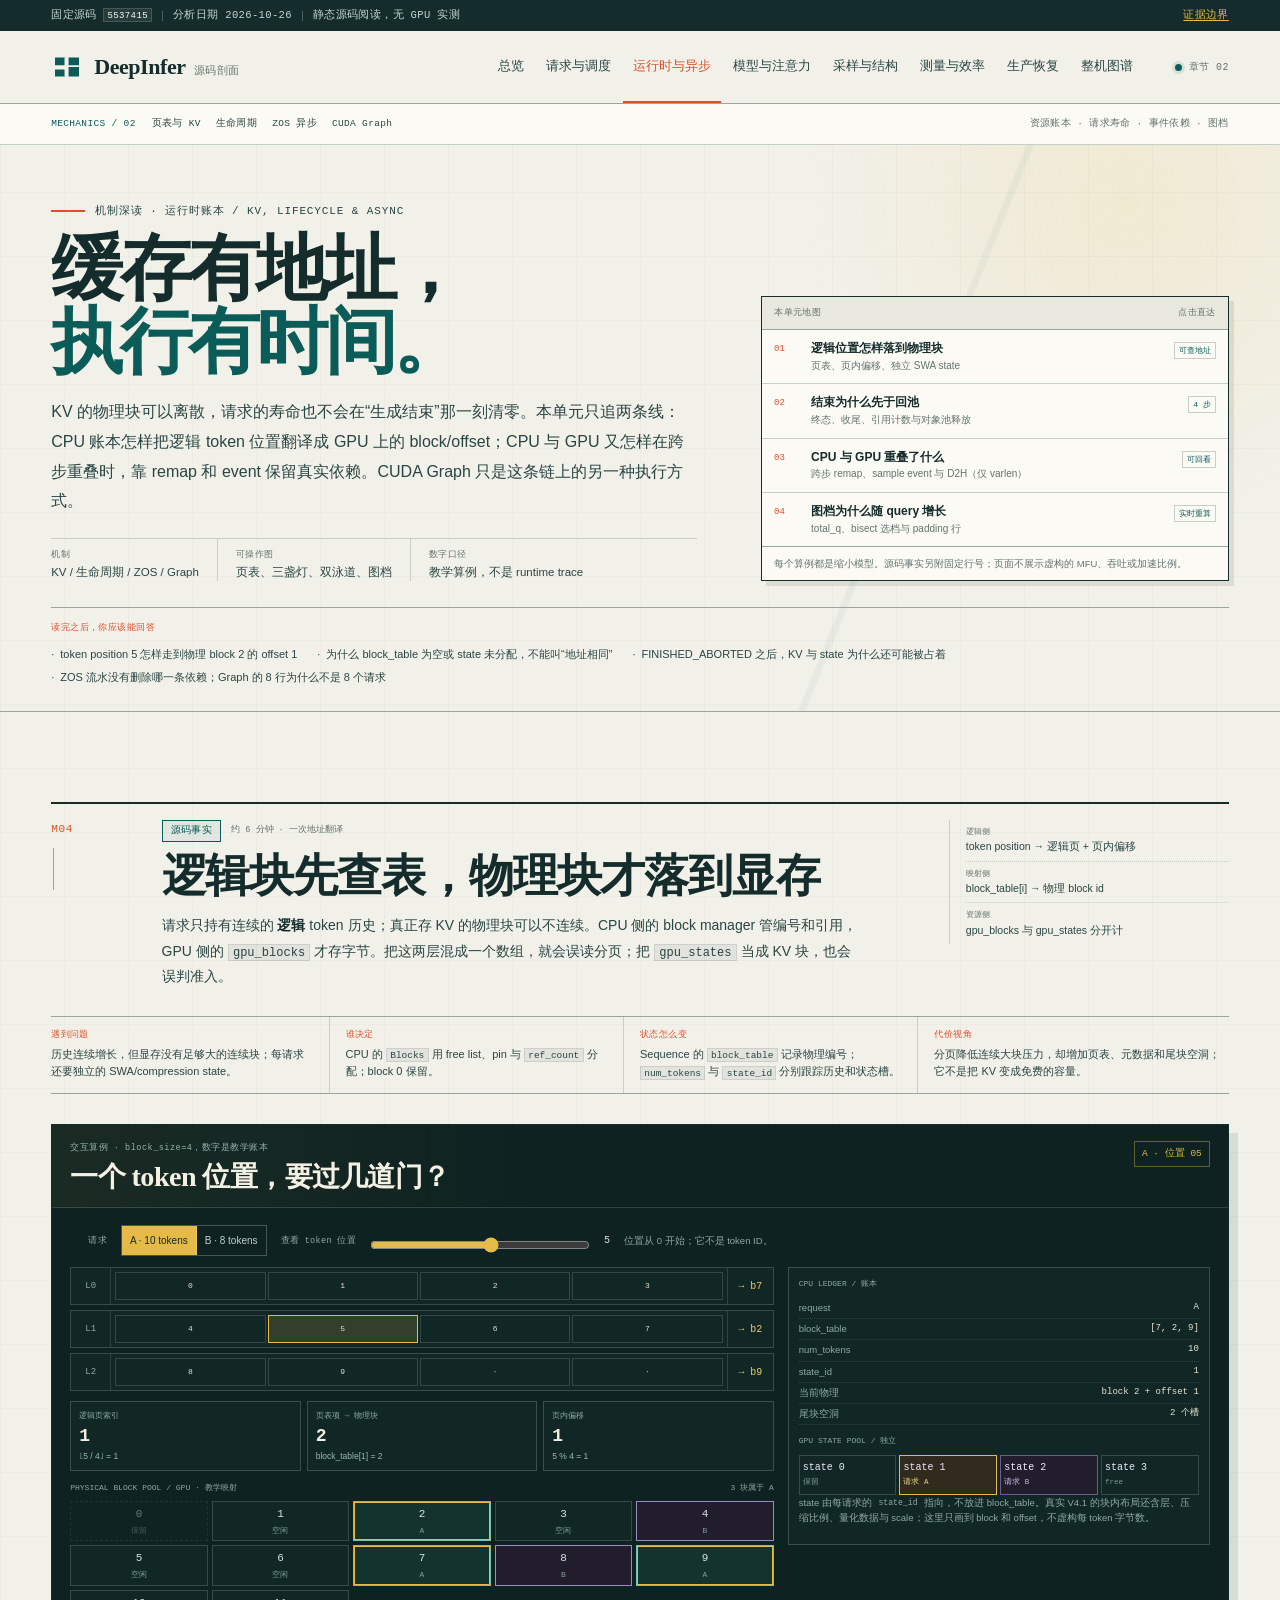
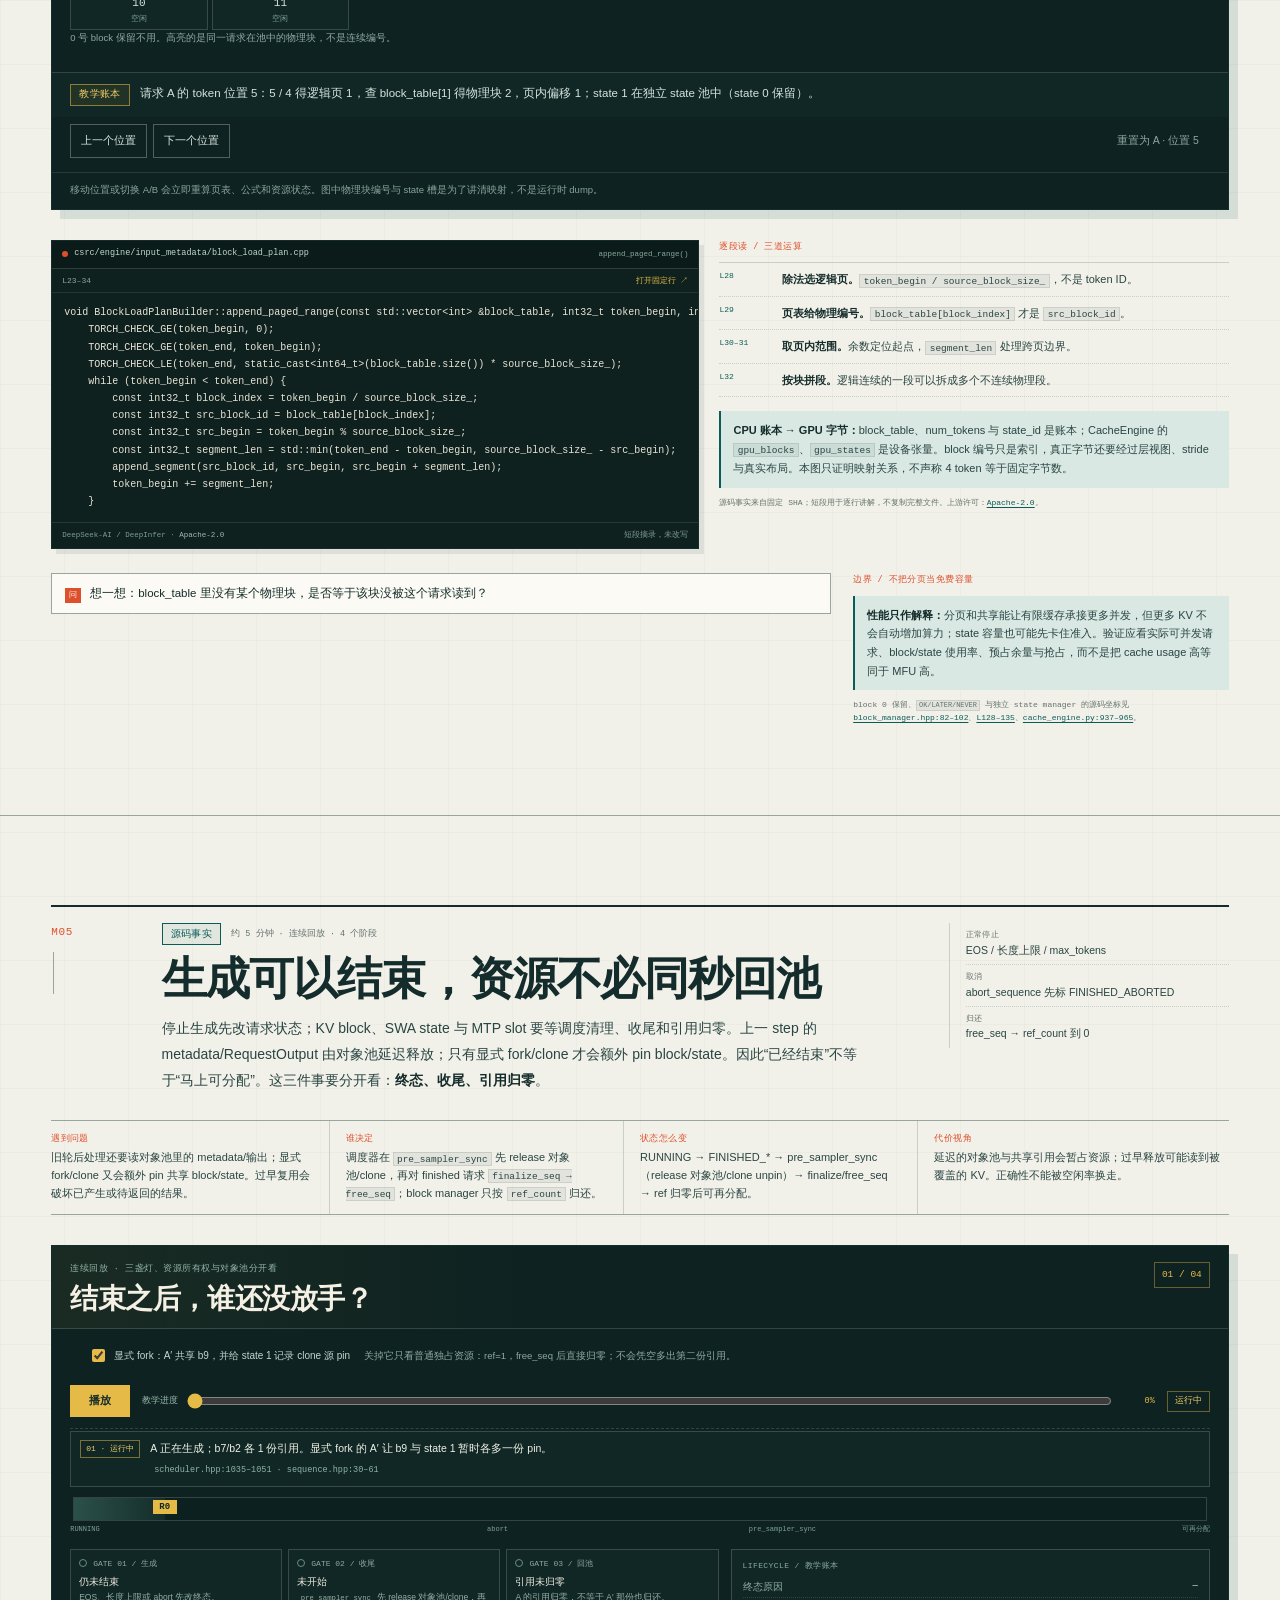
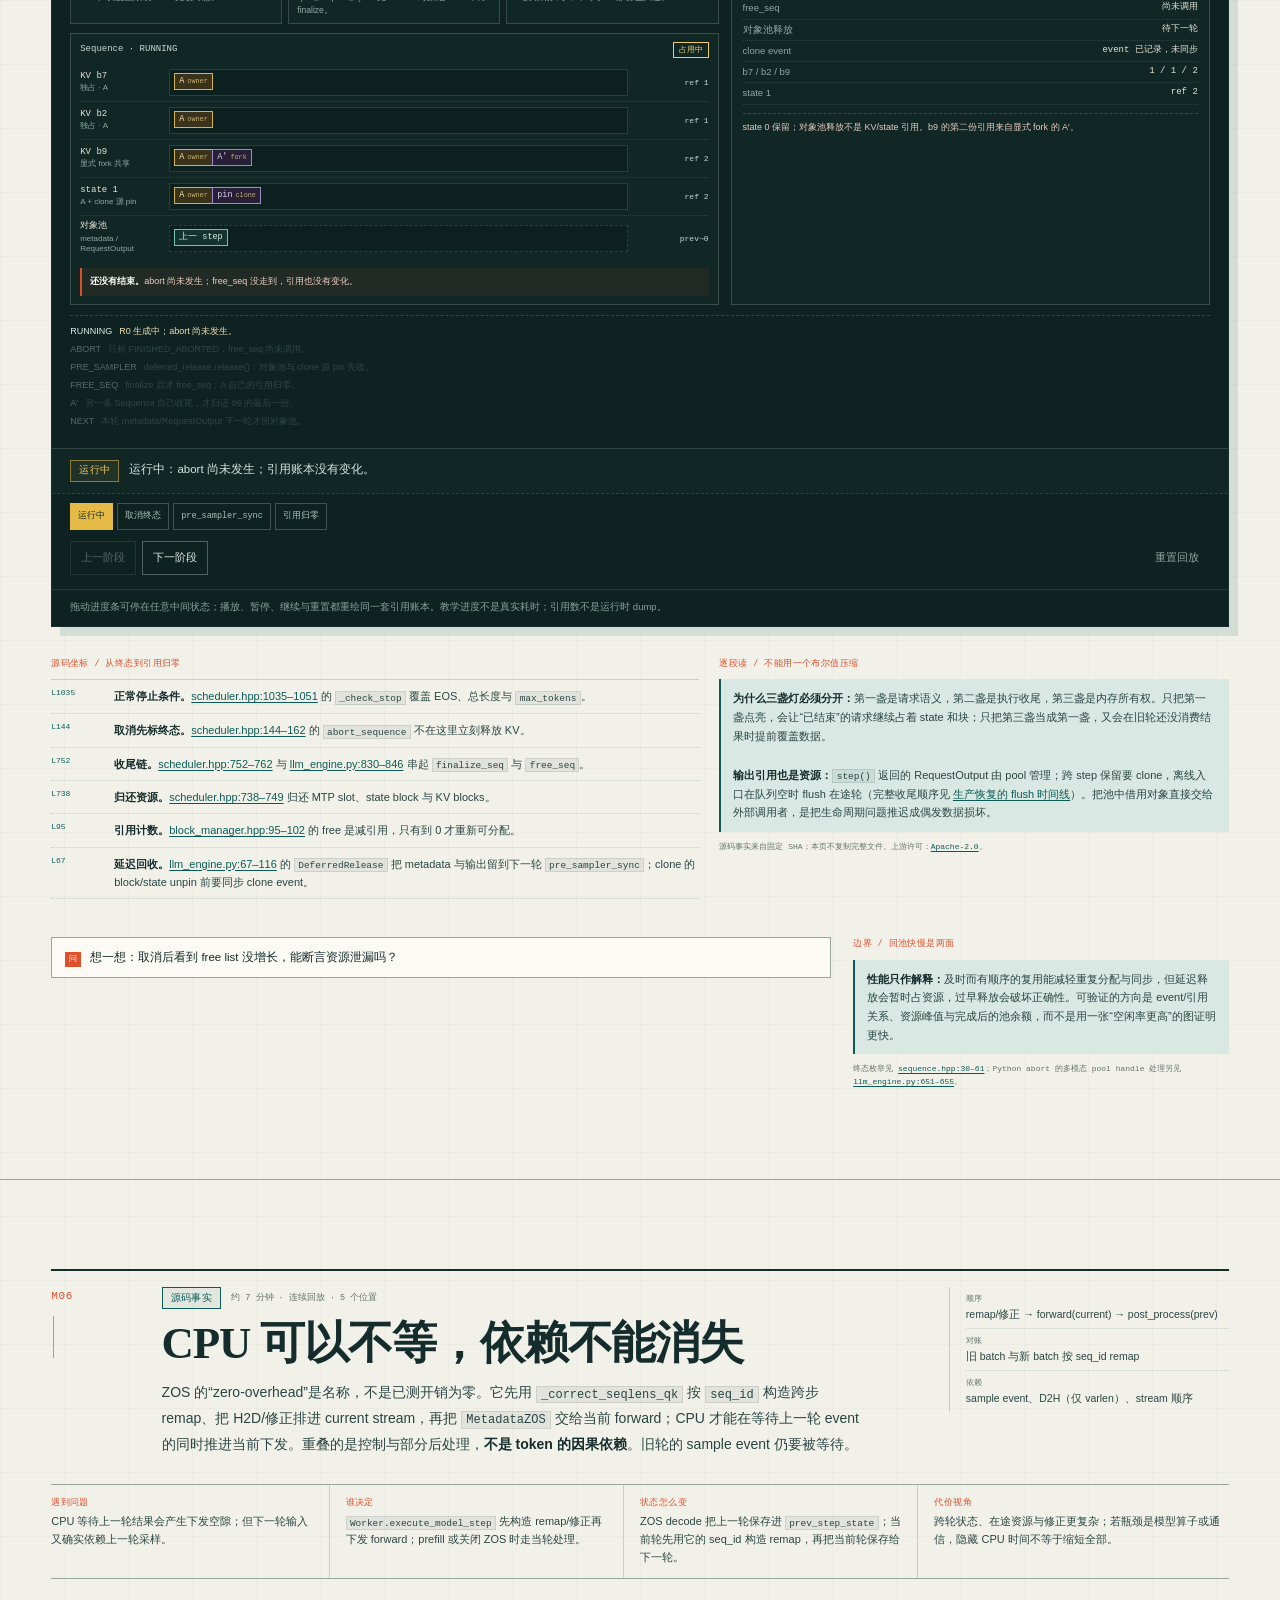
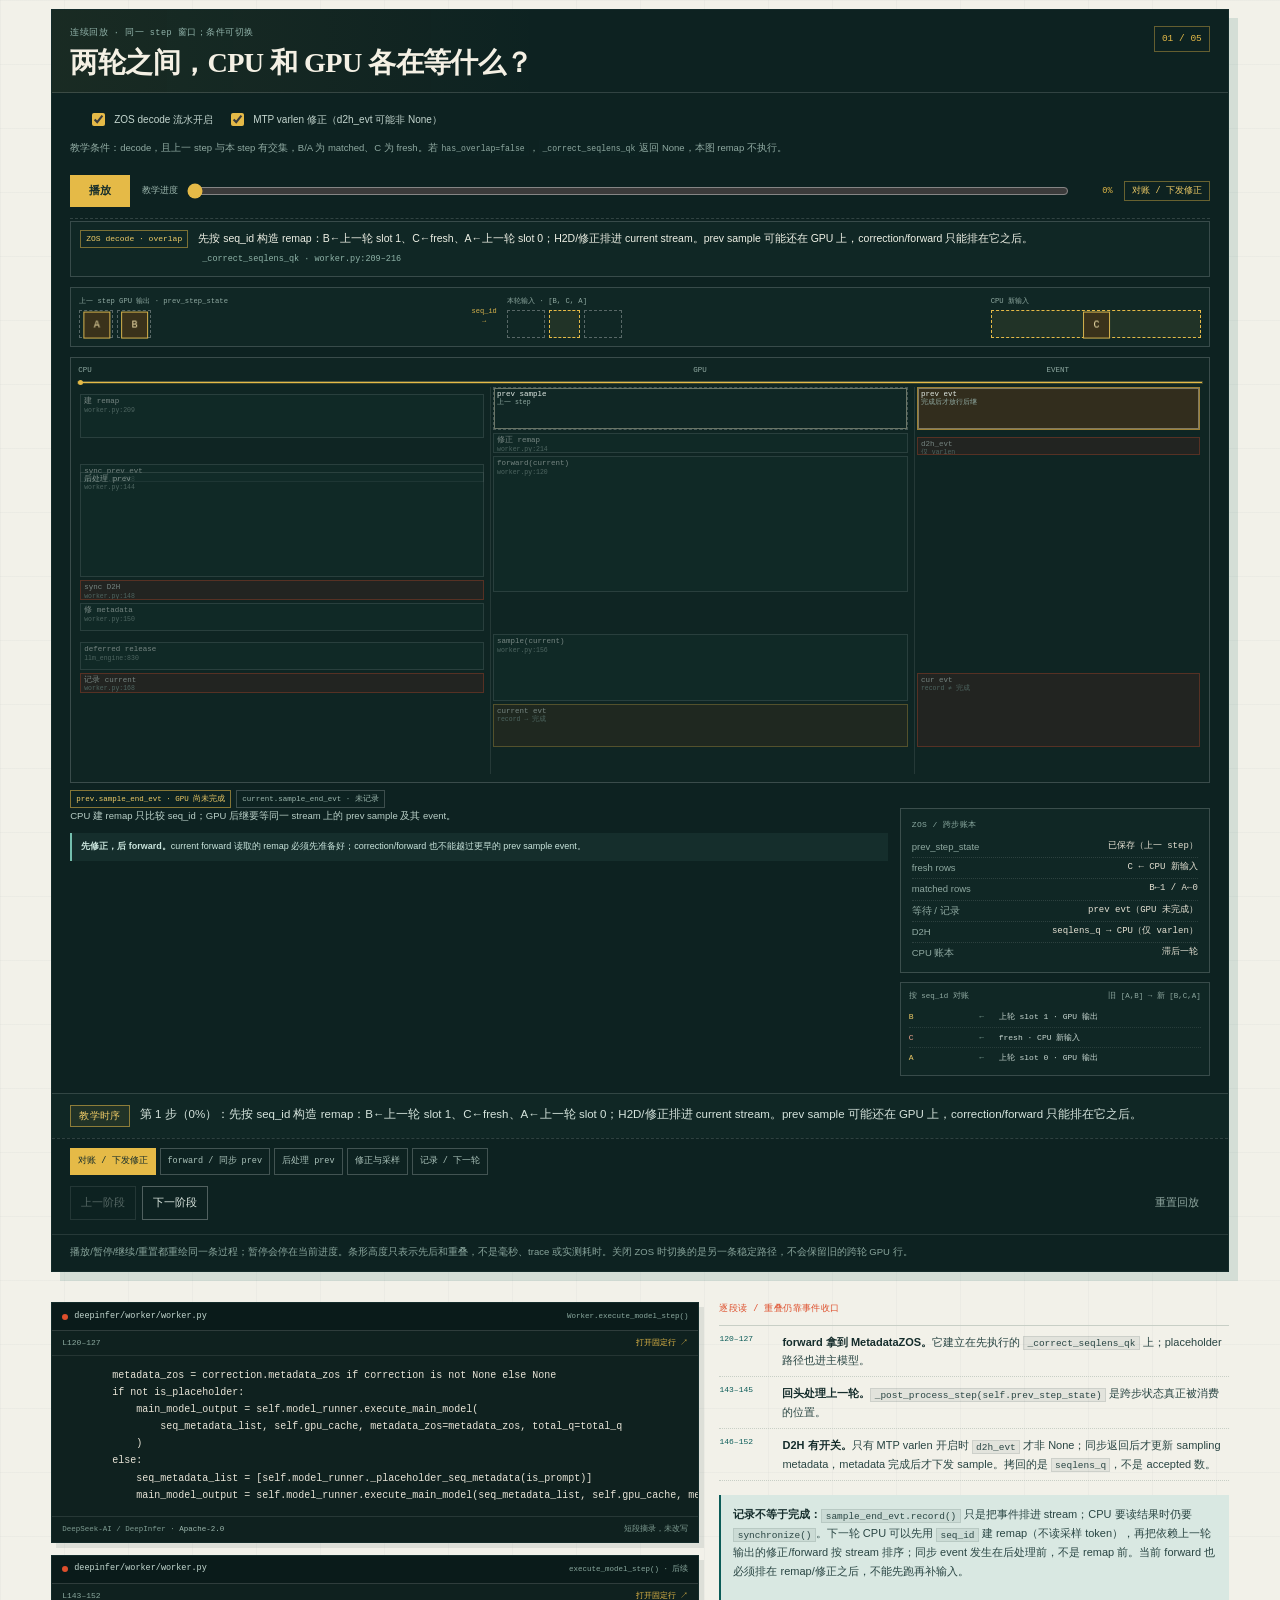
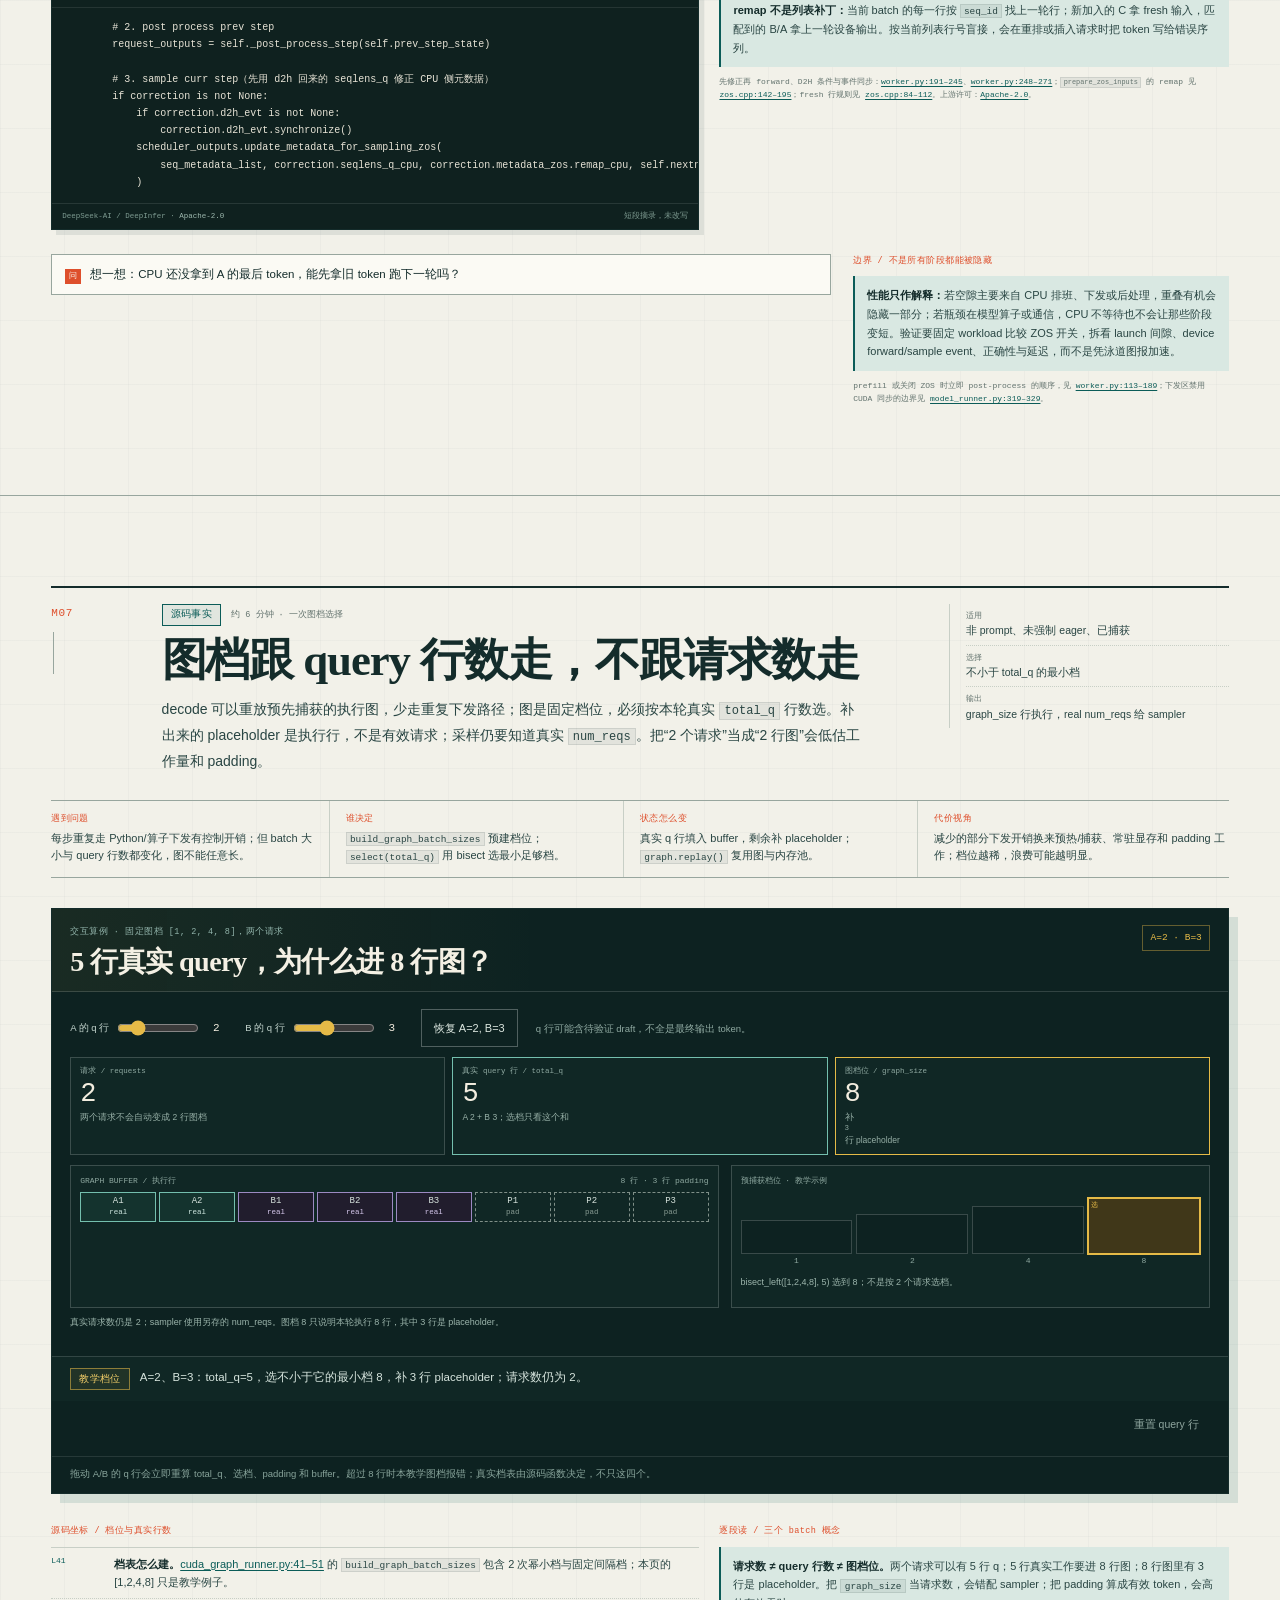
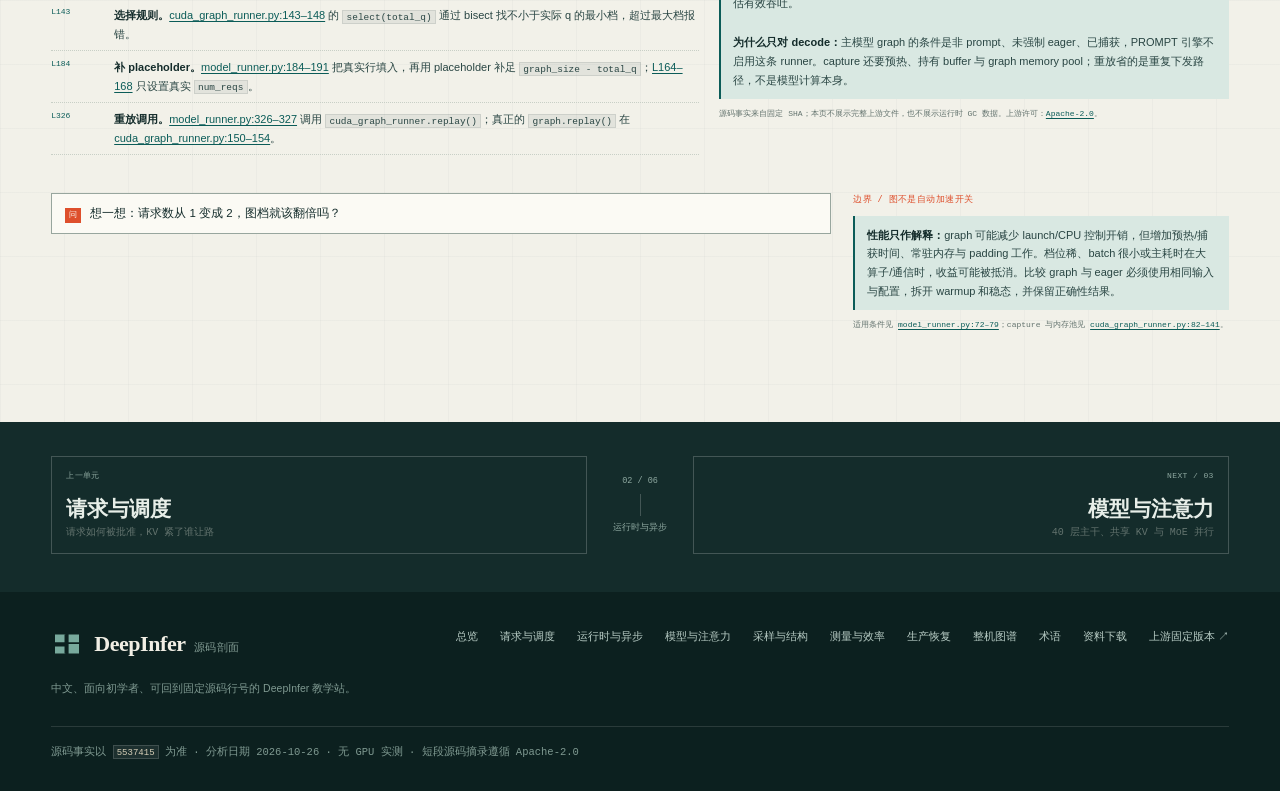
<file: runtime.html>
<!doctype html>
<html lang="zh-CN" class="no-js">
<head>
  <meta charset="utf-8">
  <meta name="viewport" content="width=device-width, initial-scale=1">
  <title>运行时账本：KV、生命周期、ZOS 与 Graph | DeepInfer 剖面</title>
  <meta name="description" content="DeepInfer 运行时机制导读：逻辑块如何经页表落到物理 KV、SWA state 为什么独立、结束与回池为何不同步、ZOS 怎样跨步 remap 并保留事件依赖、CUDA Graph 为什么按 query 行数选档。固定 SHA，含可操作页表、生命周期、CPU/GPU 过程图与 Graph 算例。">
  <meta name="color-scheme" content="light">
  <meta property="og:title" content="运行时账本 | DeepInfer 剖面">
  <meta property="og:description" content="缓存有地址，执行有时间。把 KV 账本、请求寿命和异步依赖分开看。">
  <meta property="og:type" content="article">
  <link rel="icon" href="assets/favicon.svg" type="image/svg+xml">
  <link rel="stylesheet" href="assets/site.css">
  <link rel="stylesheet" href="assets/navigation.css">
  <link rel="stylesheet" href="assets/runtime-motion.css">
  <script>document.documentElement.classList.remove('no-js');document.documentElement.classList.add('js');</script>
  <script src="assets/runtime.js" defer></script>
</head>
<body class="unit-page">
<a class="skip-link" href="#main">跳到正文</a>
<div class="version-bar">
  <div class="wrap version-bar__in">
    <span>固定源码 <code>5537415</code></span>
    <span class="version-bar__sep" aria-hidden="true"></span>
    <span>分析日期 2026-10-26</span>
    <span class="version-bar__sep" aria-hidden="true"></span>
    <span>静态源码阅读，无 GPU 实测</span>
    <a href="index.html#boundary">证据边界</a>
  </div>
</div>

<header class="site-header">
  <div class="wrap site-header__in">
    <a class="brand" href="index.html" aria-label="DeepInfer 剖面首页">
      <svg class="brand__mark" viewBox="0 0 40 40" aria-hidden="true">
        <path d="M5 8h13v11H5zM22 8h13v24H22zM5 23h13v9H5z"/>
        <path class="brand__cut" d="M5 19h30M18 8v24"/>
      </svg>
      <span class="brand__text"><strong>DeepInfer</strong><span>源码剖面</span></span>
    </a>
    <nav class="primary-nav" aria-label="全站导航">
      <a href="index.html">总览</a>
      <a href="scheduling.html">请求与调度</a>
      <a href="runtime.html" aria-current="page">运行时与异步</a>
      <a href="model.html">模型与注意力</a>
      <a href="sampling.html">采样与结构</a>
      <a href="performance.html">测量与效率</a>
      <a href="production.html">生产恢复</a>
      <a href="atlas.html">整机图谱</a>
    </nav>
    <span class="header-status"><i aria-hidden="true"></i>章节 02</span>
  </div>
</header>

<div class="unit-ribbon">
  <div class="wrap unit-ribbon__in">
    <span class="unit-ribbon__label">MECHANICS / 02</span>
    <nav aria-label="本单元机制">
      <a href="#kv">页表与 KV</a>
      <a href="#life">生命周期</a>
      <a href="#zos">ZOS 异步</a>
      <a href="#graph">CUDA Graph</a>
    </nav>
    <span class="unit-ribbon__note">资源账本 · 请求寿命 · 事件依赖 · 图档</span>
  </div>
</div>

<main id="main">
  <section class="unit-hero" aria-labelledby="unit-title">
    <div class="wrap">
      <p class="eyebrow"><span class="eyebrow__rule"></span>机制深读 · 运行时账本 / KV, LIFECYCLE &amp; ASYNC</p>
      <div class="unit-hero__grid">
        <div>
          <h1 id="unit-title">缓存有地址，<br><span>执行有时间。</span></h1>
          <p class="unit-hero__lede">KV 的物理块可以离散，请求的寿命也不会在“生成结束”那一刻清零。本单元只追两条线：CPU 账本怎样把逻辑 token 位置翻译成 GPU 上的 block/offset；CPU 与 GPU 又怎样在跨步重叠时，靠 remap 和 event 保留真实依赖。CUDA Graph 只是这条链上的另一种执行方式。</p>
          <dl class="unit-hero__facts" aria-label="本单元阅读信息">
            <div><dt>机制</dt><dd>KV / 生命周期 / ZOS / Graph</dd></div>
            <div><dt>可操作图</dt><dd>页表、三盏灯、双泳道、图档</dd></div>
            <div><dt>数字口径</dt><dd>教学算例，不是 runtime trace</dd></div>
          </dl>
        </div>
        <aside class="unit-map" aria-labelledby="unit-map-title">
          <div class="unit-map__head"><span id="unit-map-title">本单元地图</span><span>点击直达</span></div>
          <ol>
            <li><a href="#kv"><span class="num">01</span><span><strong>逻辑位置怎样落到物理块</strong><small>页表、页内偏移、独立 SWA state</small></span><span class="unit-map__state">可查地址</span></a></li>
            <li><a href="#life"><span class="num">02</span><span><strong>结束为什么先于回池</strong><small>终态、收尾、引用计数与对象池释放</small></span><span class="unit-map__state">4 步</span></a></li>
            <li><a href="#zos"><span class="num">03</span><span><strong>CPU 与 GPU 重叠了什么</strong><small>跨步 remap、sample event 与 D2H（仅 varlen）</small></span><span class="unit-map__state">可回看</span></a></li>
            <li><a href="#graph"><span class="num">04</span><span><strong>图档为什么随 query 增长</strong><small>total_q、bisect 选档与 padding 行</small></span><span class="unit-map__state">实时重算</span></a></li>
          </ol>
          <p class="unit-map__foot">每个算例都是缩小模型。源码事实另附固定行号；页面不展示虚构的 MFU、吞吐或加速比例。</p>
        </aside>
      </div>
      <div class="unit-contract">
        <span>读完之后，你应该能回答</span>
        <ul>
          <li>token position 5 怎样走到物理 block 2 的 offset 1</li>
          <li>为什么 block_table 为空或 state 未分配，不能叫“地址相同”</li>
          <li>FINISHED_ABORTED 之后，KV 与 state 为什么还可能被占着</li>
          <li>ZOS 流水没有删除哪一条依赖；Graph 的 8 行为什么不是 8 个请求</li>
        </ul>
      </div>
    </div>
  </section>

  <noscript>
    <div class="wrap">
      <p class="unit-noscript"><strong>JavaScript 已关闭。</strong>正文、源码短摘录、固定行号链接和每个算例的无 JavaScript 分步回退都可阅读。页表查看、生命周期和 ZOS 连续回放、Graph 滑块的交互控件会被隐藏。</p>
    </div>
  </noscript>

  <section class="mech mech-first" id="kv" aria-labelledby="kv-title">
    <div class="wrap">
      <header class="mech-head">
        <div class="mech-head__no"><span>M04</span><i aria-hidden="true"></i></div>
        <div>
          <div class="mech-kicker"><span class="tag tag--source">源码事实</span><span class="mech-time">约 6 分钟 · 一次地址翻译</span></div>
          <h2 id="kv-title">逻辑块先查表，物理块才落到显存</h2>
          <p class="mech-thesis">请求只持有连续的 <strong>逻辑</strong> token 历史；真正存 KV 的物理块可以不连续。CPU 侧的 block manager 管编号和引用，GPU 侧的 <code>gpu_blocks</code> 才存字节。把这两层混成一个数组，就会误读分页；把 <code>gpu_states</code> 当成 KV 块，也会误判准入。</p>
        </div>
        <dl class="mech-meta">
          <div><dt>逻辑侧</dt><dd>token position → 逻辑页 + 页内偏移</dd></div>
          <div><dt>映射侧</dt><dd>block_table[i] → 物理 block id</dd></div>
          <div><dt>资源侧</dt><dd>gpu_blocks 与 gpu_states 分开计</dd></div>
        </dl>
      </header>

      <dl class="mech-facts">
        <div><dt>遇到问题</dt><dd>历史连续增长，但显存没有足够大的连续块；每请求还要独立的 SWA/compression state。</dd></div>
        <div><dt>谁决定</dt><dd>CPU 的 <code>Blocks</code> 用 free list、pin 与 <code>ref_count</code> 分配；block 0 保留。</dd></div>
        <div><dt>状态怎么变</dt><dd>Sequence 的 <code>block_table</code> 记录物理编号；<code>num_tokens</code> 与 <code>state_id</code> 分别跟踪历史和状态槽。</dd></div>
        <div><dt>代价视角</dt><dd>分页降低连续大块压力，却增加页表、元数据和尾块空洞；它不是把 KV 变成免费的容量。</dd></div>
      </dl>

      <figure class="lab" data-lab="addr" aria-labelledby="lab-addr-title">
        <div class="lab-head">
          <div>
            <span class="lab-kicker">交互算例 · block_size=4，数字是教学账本</span>
            <h3 id="lab-addr-title">一个 token 位置，要过几道门？</h3>
          </div>
          <span class="lab-count" data-addr-count>A · 位置 05</span>
        </div>
        <div class="lab-canvas">
          <div class="lab-params js-only">
            <span class="param-label">请求</span>
            <div class="seg" role="group" aria-label="选择请求页表">
              <button type="button" data-addr-req="A" aria-pressed="true">A · 10 tokens</button>
              <button type="button" data-addr-req="B" aria-pressed="false">B · 8 tokens</button>
            </div>
            <label class="param-label" for="addr-pos">查看 token 位置</label>
            <input class="pos-slider" id="addr-pos" type="range" min="0" max="9" value="5" step="1" data-addr-pos aria-describedby="addr-pos-note">
            <output class="kv" data-addr-pos-out for="addr-pos">5</output>
            <span class="lab-note" id="addr-pos-note">位置从 0 开始；它不是 token ID。</span>
          </div>
          <div class="addr-wrap">
            <div>
              <div class="addr-pages" data-addr-pages aria-label="逻辑页与物理块映射"></div>
              <div class="addr-formula" aria-label="地址分解过程">
                <div class="addr-term">
                  <span>逻辑页索引</span>
                  <strong data-addr-page>1</strong>
                  <small data-addr-page-eq>⌊5 / 4⌋ = 1</small>
                </div>
                <div class="addr-term">
                  <span>页表项 → 物理块</span>
                  <strong data-addr-block>2</strong>
                  <small data-addr-block-eq>block_table[1] = 2</small>
                </div>
                <div class="addr-term">
                  <span>页内偏移</span>
                  <strong data-addr-offset>1</strong>
                  <small data-addr-offset-eq>5 % 4 = 1</small>
                </div>
              </div>
              <div class="phys-pool">
                <div class="pool-card__head">
                  <p class="addr-side__k" style="margin:0">PHYSICAL BLOCK POOL / GPU · 教学映射</p>
                  <span data-addr-pool-count>2 块属于 A</span>
                </div>
                <div class="phys-grid" data-addr-pool aria-label="物理 block 池"></div>
                <p class="lab-note">0 号 block 保留不用。高亮的是同一请求在池中的物理块，不是连续编号。</p>
              </div>
            </div>
            <aside class="addr-side" aria-label="CPU 账本与 GPU 状态池">
              <p class="addr-side__k">CPU LEDGER / 账本</p>
              <div class="field-row"><span>request</span><span data-addr-field="req">A</span></div>
              <div class="field-row"><span>block_table</span><span data-addr-field="table">[7, 2, 9]</span></div>
              <div class="field-row"><span>num_tokens</span><span data-addr-field="tokens">10</span></div>
              <div class="field-row"><span>state_id</span><span data-addr-field="state">0</span></div>
              <div class="field-row"><span>当前物理</span><span data-addr-field="phys">block 2 + offset 1</span></div>
              <div class="field-row"><span>尾块空洞</span><span data-addr-field="waste">2 个槽</span></div>
              <p class="addr-side__k" style="margin-top:9px">GPU STATE POOL / 独立</p>
              <div class="state-slots" data-addr-states aria-label="SWA 或压缩状态槽"></div>
              <p class="lab-note">state 由每请求的 <code>state_id</code> 指向，不放进 block_table。真实 V4.1 的块内布局还含层、压缩比例、量化数据与 scale；这里只画到 block 和 offset，不虚构每 token 字节数。</p>
            </aside>
          </div>
        </div>
        <div class="lab-state">
          <span class="tag tag--sim">教学账本</span>
          <p data-addr-live aria-live="polite">A 的 token 5：5 / 4 得逻辑页 1，查 block_table[1] 得物理块 2，页内偏移 1；GPU 张量位置是 block 2 的第 1 个槽。</p>
        </div>
        <div class="lab-controls js-only">
          <button type="button" class="control" data-addr-prev>上一个位置</button>
          <button type="button" class="control" data-addr-next>下一个位置</button>
          <button type="button" class="control control--reset" data-addr-reset>重置为 A · 位置 5</button>
        </div>
        <p class="lab-foot">移动位置或切换 A/B 会立即重算页表、公式和资源状态。图中物理块编号与 state 槽是为了讲清映射，不是运行时 dump。</p>
        <div class="nojs-fallback nojs-only">
          <h4>无 JavaScript 分步回退</h4>
          <p>A 的 block_table 是 <code>[7, 2, 9]</code>，共 10 个历史 token：前两页各 4 个槽，尾页只有 2 个已用槽。查 token 位置 5：</p>
          <table>
            <thead><tr><th>步骤</th><th>计算</th><th>结果</th></tr></thead>
            <tbody>
              <tr><td>逻辑页</td><td>⌊5 / 4⌋</td><td>1</td></tr>
              <tr><td>物理块</td><td>block_table[1]</td><td>2</td></tr>
              <tr><td>页内偏移</td><td>5 % 4</td><td>1</td></tr>
              <tr><td>GPU 定位</td><td>gpu_blocks 中的 block 2，再按 CacheEngine 布局取偏移</td><td>block 2 + offset 1</td></tr>
            </tbody>
          </table>
          <p>同一算例中 B 用不同页表 <code>[4, 8]</code>，占 8 个 token。A/B 的 KV 页在物理池中不连续，A 单独占 state 1，B 占 state 2；state 0 保留，state 池和 block 池是两套账本。</p>
        </div>
      </figure>

      <div class="source-explain">
        <div>
          <article class="source-window" aria-label="block_load_plan.cpp 源码摘录">
            <div class="source-window__bar">
              <div><span class="source-dot" aria-hidden="true"></span><span class="src-file">csrc/engine/input_metadata/block_load_plan.cpp</span></div>
              <span class="src-function">append_paged_range()</span>
            </div>
            <div class="source-window__meta"><span>L23–34</span><a href="https://github.com/deepseek-ai/DeepInfer/blob/553741557a57df44a46fb3ab72b6aafeaf945337/csrc/engine/input_metadata/block_load_plan.cpp#L23-L34" target="_blank" rel="noopener noreferrer">打开固定行 ↗</a></div>
<pre><code>void BlockLoadPlanBuilder::append_paged_range(const std::vector&lt;int&gt; &amp;block_table, int32_t token_begin, int32_t token_end) {
    TORCH_CHECK_GE(token_begin, 0);
    TORCH_CHECK_GE(token_end, token_begin);
    TORCH_CHECK_LE(token_end, static_cast&lt;int64_t&gt;(block_table.size()) * source_block_size_);
    while (token_begin &lt; token_end) {
        const int32_t block_index = token_begin / source_block_size_;
        const int32_t src_block_id = block_table[block_index];
        const int32_t src_begin = token_begin % source_block_size_;
        const int32_t segment_len = std::min(token_end - token_begin, source_block_size_ - src_begin);
        append_segment(src_block_id, src_begin, src_begin + segment_len);
        token_begin += segment_len;
    }</code></pre>
            <div class="source-window__foot"><span>DeepSeek-AI / DeepInfer · <a href="https://github.com/deepseek-ai/DeepInfer/blob/553741557a57df44a46fb3ab72b6aafeaf945337/LICENSE" target="_blank" rel="noopener noreferrer">Apache-2.0</a></span><span>短段摘录，未改写</span></div>
          </article>
        </div>
        <div class="source-read">
          <p class="source-read__label">逐段读 / 三道运算</p>
          <ul class="line-notes">
            <li><b>L28</b><span><strong>除法选逻辑页。</strong><code>token_begin / source_block_size_</code>，不是 token ID。</span></li>
            <li><b>L29</b><span><strong>页表给物理编号。</strong><code>block_table[block_index]</code> 才是 <code>src_block_id</code>。</span></li>
            <li><b>L30–31</b><span><strong>取页内范围。</strong>余数定位起点，<code>segment_len</code> 处理跨页边界。</span></li>
            <li><b>L32</b><span><strong>按块拼段。</strong>逻辑连续的一段可以拆成多个不连续物理段。</span></li>
          </ul>
          <p class="source-bridge"><b>CPU 账本 → GPU 字节：</b>block_table、num_tokens 与 state_id 是账本；CacheEngine 的 <code>gpu_blocks</code>、<code>gpu_states</code> 是设备张量。block 编号只是索引，真正字节还要经过层视图、stride 与真实布局。本图只证明映射关系，不声称 4 token 等于固定字节数。</p>
          <p class="source-attrib">源码事实来自固定 SHA；短段用于逐行讲解，不复制完整文件。上游许可：<a href="https://github.com/deepseek-ai/DeepInfer/blob/553741557a57df44a46fb3ab72b6aafeaf945337/LICENSE" target="_blank" rel="noopener noreferrer">Apache-2.0</a>。</p>
        </div>
      </div>

      <div class="mech-tail">
        <div>
          <details class="question">
            <summary>想一想：block_table 里没有某个物理块，是否等于该块没被这个请求读到？</summary>
            <div class="question__body"><p>要同时看当前 Sequence 的 <code>cache.block_table</code>、<code>num_tokens</code>、在途 token 和 draft 需求。需求块数由这些量共同决定；只盯着已提交长度会少算，只盯着空表会把“尚未分配”误当“没有地址”。</p></div>
          </details>
        </div>
        <div class="source-read">
          <p class="source-read__label">边界 / 不把分页当免费容量</p>
          <p class="source-bridge"><b>性能只作解释：</b>分页和共享能让有限缓存承接更多并发，但更多 KV 不会自动增加算力；state 容量也可能先卡住准入。验证应看实际可并发请求、block/state 使用率、预占余量与抢占，而不是把 cache usage 高等同于 MFU 高。</p>
          <p class="source-attrib">block 0 保留、<code>OK/LATER/NEVER</code> 与独立 state manager 的源码坐标见 <a href="https://github.com/deepseek-ai/DeepInfer/blob/553741557a57df44a46fb3ab72b6aafeaf945337/csrc/engine/block_manager.hpp#L82-L102" target="_blank" rel="noopener noreferrer">block_manager.hpp:82–102</a>、<a href="https://github.com/deepseek-ai/DeepInfer/blob/553741557a57df44a46fb3ab72b6aafeaf945337/csrc/engine/block_manager.hpp#L128-L135" target="_blank" rel="noopener noreferrer">L128–135</a>、<a href="https://github.com/deepseek-ai/DeepInfer/blob/553741557a57df44a46fb3ab72b6aafeaf945337/deepinfer/worker/cache_engine.py#L937-L965" target="_blank" rel="noopener noreferrer">cache_engine.py:937–965</a>。</p>
        </div>
      </div>
    </div>
  </section>

  <section class="mech" id="life" aria-labelledby="life-title">
    <div class="wrap">
      <header class="mech-head">
        <div class="mech-head__no"><span>M05</span><i aria-hidden="true"></i></div>
        <div>
          <div class="mech-kicker"><span class="tag tag--source">源码事实</span><span class="mech-time">约 5 分钟 · 连续回放 · 4 个阶段</span></div>
          <h2 id="life-title">生成可以结束，资源不必同秒回池</h2>
          <p class="mech-thesis">停止生成先改请求状态；KV block、SWA state 与 MTP slot 要等调度清理、收尾和引用归零。上一 step 的 metadata/RequestOutput 由对象池延迟释放；只有显式 fork/clone 才会额外 pin block/state。因此“已经结束”不等于“马上可分配”。这三件事要分开看：<strong>终态、收尾、引用归零</strong>。</p>
        </div>
        <dl class="mech-meta">
          <div><dt>正常停止</dt><dd>EOS / 长度上限 / max_tokens</dd></div>
          <div><dt>取消</dt><dd>abort_sequence 先标 FINISHED_ABORTED</dd></div>
          <div><dt>归还</dt><dd>free_seq → ref_count 到 0</dd></div>
        </dl>
      </header>

      <dl class="mech-facts">
        <div><dt>遇到问题</dt><dd>旧轮后处理还要读对象池里的 metadata/输出；显式 fork/clone 又会额外 pin 共享 block/state。过早复用会破坏已产生或待返回的结果。</dd></div>
        <div><dt>谁决定</dt><dd>调度器在 <code>pre_sampler_sync</code> 先 release 对象池/clone，再对 finished 请求 <code>finalize_seq → free_seq</code>；block manager 只按 <code>ref_count</code> 归还。</dd></div>
        <div><dt>状态怎么变</dt><dd>RUNNING → FINISHED_* → pre_sampler_sync（release 对象池/clone unpin）→ finalize/free_seq → ref 归零后可再分配。</dd></div>
        <div><dt>代价视角</dt><dd>延迟的对象池与共享引用会暂占资源；过早释放可能读到被覆盖的 KV。正确性不能被空闲率换走。</dd></div>
      </dl>

      <figure class="lab lab--motion" data-lab="life" aria-labelledby="lab-life-title">
        <div class="lab-head">
          <div>
            <span class="lab-kicker">连续回放 · 三盏灯、资源所有权与对象池分开看</span>
            <h3 id="lab-life-title">结束之后，谁还没放手？</h3>
          </div>
          <span class="lab-count" data-count>01 / 04</span>
        </div>
        <div class="lab-canvas">
          <div class="lab-params js-only">
            <label class="check-row"><input type="checkbox" data-life-fork checked> 显式 fork：A′ 共享 b9，并给 state 1 记录 clone 源 pin</label>
            <span class="lab-note">关掉它只看普通独占资源：ref=1，free_seq 后直接归零；不会凭空多出第二份引用。</span>
          </div>
          <div class="motion-bar js-only" role="group" aria-label="生命周期连续回放控制">
            <button type="button" class="control control--play" data-play aria-pressed="false">播放</button>
            <label class="motion-scrub" for="life-scrub">教学进度
              <input id="life-scrub" type="range" min="0" max="1000" step="1" value="0" data-scrub aria-describedby="life-motion-note">
              <output data-motion-pct>0%</output>
            </label>
            <span class="motion-phase" data-motion-phase>运行中</span>
          </div>
          <p class="motion-note js-only" id="life-motion-note" data-motion-note hidden>系统偏好减少动态效果：已停在静态起点，可用进度条或阶段按钮查看；不会自动播放。</p>
          <div class="life-flow" data-life-flow>
            <div class="flow-now">
              <span class="flow-now__tag" data-life-phase>01 · 运行中</span>
              <strong data-life-action>A 正在生成；b7/b2 各 1 份引用，显式 fork 的 A′ 让 b9 与 state 1 暂时各多一份 pin。</strong>
              <code data-life-src>scheduler.hpp · sequence.hpp</code>
            </div>
            <div class="life-track" aria-hidden="true">
              <div class="life-track__line"><i data-life-fill></i><b data-life-actor>R0</b></div>
              <div class="life-track__marks"><span>RUNNING</span><span>abort</span><span>pre_sampler_sync</span><span>可再分配</span></div>
            </div>
            <div class="life-wrap">
              <div>
                <div class="life-gates" aria-label="资源生命周期三个门">
                  <div class="life-gate">
                    <div class="life-gate__top"><i class="light" data-life-light="end" aria-hidden="true"></i><span>GATE 01 / 生成</span></div>
                    <strong data-life-gate="end">仍未结束</strong>
                    <p>EOS、长度上限或 abort 先改终态。</p>
                  </div>
                  <div class="life-gate">
                    <div class="life-gate__top"><i class="light" data-life-light="finish" aria-hidden="true"></i><span>GATE 02 / 收尾</span></div>
                    <strong data-life-gate="finish">未收尾</strong>
                    <p><code>pre_sampler_sync</code> 先 release 对象池/clone，再 finalize。</p>
                  </div>
                  <div class="life-gate">
                    <div class="life-gate__top"><i class="light" data-life-light="free" aria-hidden="true"></i><span>GATE 03 / 回池</span></div>
                    <strong data-life-gate="free">引用未归零</strong>
                    <p>A 的引用归零，不等于 A′ 那份也归还。</p>
                  </div>
                </div>
                <div class="life-seq">
                  <div class="life-seq__head"><strong data-life-status>Sequence · RUNNING</strong><span class="badge badge--wait" data-life-badge>占用中</span></div>
                  <div class="ref-list" data-life-refs aria-label="资源引用与对象池"></div>
                  <div class="life-callout" data-life-callout><b>还没有结束。</b>abort 只改终态；free_seq 尚未调用，引用也没有变化。</div>
                </div>
              </div>
              <aside class="inspector" aria-label="生命周期账本">
                <p class="inspector__title">LIFECYCLE / 教学账本</p>
                <div class="field-row"><span>终态原因</span><span data-life-field="reason">—</span></div>
                <div class="field-row"><span>free_seq</span><span data-life-field="free">尚未调用</span></div>
                <div class="field-row"><span>对象池释放</span><span data-life-field="deferred">待下一轮</span></div>
                <div class="field-row"><span>clone event</span><span data-life-field="clone">已记录，未同步</span></div>
                <div class="field-row"><span>b7 / b2 / b9</span><span data-life-field="refs">1 / 1 / 2</span></div>
                <div class="field-row"><span>state 1</span><span data-life-field="state">ref 2</span></div>
                <p class="addr-warning" data-life-note>state 0 保留；对象池释放不是 KV/state 引用。b9 的第二份引用来自显式 fork 的 A′。</p>
              </aside>
            </div>
            <div class="life-log" data-life-log aria-label="生命周期事件记录"></div>
          </div>
        </div>
        <div class="lab-state">
          <span class="tag tag--sim" data-life-tag>运行中</span>
          <p data-life-live aria-live="polite">第 1 步：R0 正在生成；abort 尚未发生，引用账本还没有变化。</p>
        </div>
        <div class="lab-steps js-only" data-steps></div>
        <div class="lab-controls js-only">
          <button type="button" class="control" data-prev>上一阶段</button>
          <button type="button" class="control" data-next>下一阶段</button>
          <button type="button" class="control control--reset" data-reset>重置回放</button>
        </div>
        <p class="lab-foot">拖动进度条可停在任意中间状态；播放、暂停、继续与重置都重绘同一套引用账本。教学进度不是真实耗时；引用数不是运行时 dump。</p>
        <div class="nojs-fallback nojs-only">
          <h4>无 JavaScript 回退：把三条所有权线拆开</h4>
          <ol>
            <li><strong>普通独占：</strong>A 的 b7、b2、state 1 各 1 份引用。abort 只把 R0 标成 <code>FINISHED_ABORTED</code>，不释放资源；本 step 的 <code>pre_sampler_sync</code> 先做 <code>deferred_release.release()</code>（回对象池、同步 clone event），之后才 <code>finalize_seq → free_seq</code>，把 A 的 1 份引用减到 0。</li>
            <li><strong>显式 fork 的共享块：</strong>A′ 通过 fork 共享完整历史块 b9，并由 <code>block_manager-&gt;pin_blocks</code> 显式加一份引用。b9 的 2→1→0 来自 A 的 free_seq 和 A′ 自己的收尾；不是 metadata 对象自动给所有块加引用。</li>
            <li><strong>state clone：</strong>clone 下发后记录 <code>clone_done_evt</code>；本 step 的 <code>pre_sampler_sync</code> 先同步该 event，再 <code>unpin</code> 源 state。算例里 state 1 的 2→1 是归还 clone 源 pin；A 自己那份在 free_seq 时 1→0。</li>
            <li><strong>metadata / RequestOutput：</strong>它们是对象池借用，<code>DeferredRelease.release()</code> 只把它们还给 <code>sequence_metadata_pool</code> / <code>request_output_pool</code>，不改 block/state 的 <code>ref_count</code>。上一 step 的对象在本轮 <code>pre_sampler_sync</code> 回池，本轮对象下一轮才回池。</li>
          </ol>
          <p>state 0 保留，教学里 A 用 state 1、B 用 state 2。若关掉 fork 开关，b9 和 state 1 只有 A 的 1 份引用，<code>free_seq</code> 后直接归零；没有第二次释放，也没有 clone event。普通对象引用不等于 BlockManager 的 <code>ref_count</code>。</p>
        </div>
      </figure>

      <div class="source-explain">
        <div>
          <p class="source-read__label">源码坐标 / 从终态到引用归零</p>
          <ul class="line-notes">
            <li><b>L1035</b><span><strong>正常停止条件。</strong><a href="https://github.com/deepseek-ai/DeepInfer/blob/553741557a57df44a46fb3ab72b6aafeaf945337/csrc/engine/scheduler.hpp#L1035-L1051" target="_blank" rel="noopener noreferrer">scheduler.hpp:1035–1051</a> 的 <code>_check_stop</code> 覆盖 EOS、总长度与 <code>max_tokens</code>。</span></li>
            <li><b>L144</b><span><strong>取消先标终态。</strong><a href="https://github.com/deepseek-ai/DeepInfer/blob/553741557a57df44a46fb3ab72b6aafeaf945337/csrc/engine/scheduler.hpp#L144-L162" target="_blank" rel="noopener noreferrer">scheduler.hpp:144–162</a> 的 <code>abort_sequence</code> 不在这里立刻释放 KV。</span></li>
            <li><b>L752</b><span><strong>收尾链。</strong><a href="https://github.com/deepseek-ai/DeepInfer/blob/553741557a57df44a46fb3ab72b6aafeaf945337/csrc/engine/scheduler.hpp#L752-L762" target="_blank" rel="noopener noreferrer">scheduler.hpp:752–762</a> 与 <a href="https://github.com/deepseek-ai/DeepInfer/blob/553741557a57df44a46fb3ab72b6aafeaf945337/deepinfer/engine/llm_engine.py#L830-L846" target="_blank" rel="noopener noreferrer">llm_engine.py:830–846</a> 串起 <code>finalize_seq</code> 与 <code>free_seq</code>。</span></li>
            <li><b>L738</b><span><strong>归还资源。</strong><a href="https://github.com/deepseek-ai/DeepInfer/blob/553741557a57df44a46fb3ab72b6aafeaf945337/csrc/engine/scheduler.hpp#L738-L749" target="_blank" rel="noopener noreferrer">scheduler.hpp:738–749</a> 归还 MTP slot、state block 与 KV blocks。</span></li>
            <li><b>L95</b><span><strong>引用计数。</strong><a href="https://github.com/deepseek-ai/DeepInfer/blob/553741557a57df44a46fb3ab72b6aafeaf945337/csrc/engine/block_manager.hpp#L95-L102" target="_blank" rel="noopener noreferrer">block_manager.hpp:95–102</a> 的 free 是减引用，只有到 0 才重新可分配。</span></li>
            <li><b>L67</b><span><strong>延迟回收。</strong><a href="https://github.com/deepseek-ai/DeepInfer/blob/553741557a57df44a46fb3ab72b6aafeaf945337/deepinfer/engine/llm_engine.py#L67-L116" target="_blank" rel="noopener noreferrer">llm_engine.py:67–116</a> 的 <code>DeferredRelease</code> 把 metadata 与输出留到下一轮 <code>pre_sampler_sync</code>；clone 的 block/state unpin 前要同步 clone event。</span></li>
          </ul>
        </div>
        <div class="source-read">
          <p class="source-read__label">逐段读 / 不能用一个布尔值压缩</p>
          <p class="source-bridge"><b>为什么三盏灯必须分开：</b>第一盏是请求语义，第二盏是执行收尾，第三盏是内存所有权。只把第一盏点亮，会让“已结束”的请求继续占着 state 和块；只把第三盏当成第一盏，又会在旧轮还没消费结果时提前覆盖数据。</p>
          <p class="source-bridge"><b>输出引用也是资源：</b><code>step()</code> 返回的 RequestOutput 由 pool 管理；跨 step 保留要 clone，离线入口在队列空时 flush 在途轮（完整收尾顺序见 <a href="production.html#roles">生产恢复的 flush 时间线</a>）。把池中借用对象直接交给外部调用者，是把生命周期问题推迟成偶发数据损坏。</p>
          <p class="source-attrib">源码事实来自固定 SHA；本页不复制完整文件。上游许可：<a href="https://github.com/deepseek-ai/DeepInfer/blob/553741557a57df44a46fb3ab72b6aafeaf945337/LICENSE" target="_blank" rel="noopener noreferrer">Apache-2.0</a>。</p>
        </div>
      </div>

      <div class="mech-tail">
        <div>
          <details class="question">
            <summary>想一想：取消后看到 free list 没增长，能断言资源泄漏吗？</summary>
            <div class="question__body"><p>不能。取消调用可能只改终态；后续 decode 调度才清理 finished，收尾链还要跑。引用计数仍大于 0 有两类来源：请求尚未推进到安全 <code>free_seq</code>、原有引用还没归还；fork/clone 源的显式 pin 或共享 Sequence 的块引用还没归还。普通 metadata / RequestOutput 是对象池借用，本身不给 BlockManager 加 ref。要看收尾是否推进、降低的是哪个引用、event 是否完成，再谈泄漏。这份分析没有做运行时泄漏测试。</p></div>
          </details>
        </div>
        <div class="source-read">
          <p class="source-read__label">边界 / 回池快慢是两面</p>
          <p class="source-bridge"><b>性能只作解释：</b>及时而有顺序的复用能减轻重复分配与同步，但延迟释放会暂时占资源，过早释放会破坏正确性。可验证的方向是 event/引用关系、资源峰值与完成后的池余额，而不是用一张“空闲率更高”的图证明更快。</p>
          <p class="source-attrib">终态枚举见 <a href="https://github.com/deepseek-ai/DeepInfer/blob/553741557a57df44a46fb3ab72b6aafeaf945337/csrc/engine/sequence.hpp#L30-L61" target="_blank" rel="noopener noreferrer">sequence.hpp:30–61</a>；Python abort 的多模态 pool handle 处理另见 <a href="https://github.com/deepseek-ai/DeepInfer/blob/553741557a57df44a46fb3ab72b6aafeaf945337/deepinfer/engine/llm_engine.py#L651-L655" target="_blank" rel="noopener noreferrer">llm_engine.py:651–655</a>。</p>
        </div>
      </div>
    </div>
  </section>

  <section class="mech" id="zos" aria-labelledby="zos-title">
    <div class="wrap">
      <header class="mech-head">
        <div class="mech-head__no"><span>M06</span><i aria-hidden="true"></i></div>
        <div>
          <div class="mech-kicker"><span class="tag tag--source">源码事实</span><span class="mech-time">约 7 分钟 · 连续回放 · 5 个位置</span></div>
          <h2 id="zos-title">CPU 可以不等，依赖不能消失</h2>
          <p class="mech-thesis">ZOS 的“zero-overhead”是名称，不是已测开销为零。它先用 <code>_correct_seqlens_qk</code> 按 <code>seq_id</code> 构造跨步 remap、把 H2D/修正排进 current stream，再把 <code>MetadataZOS</code> 交给当前 forward；CPU 才能在等待上一轮 event 的同时推进当前下发。重叠的是控制与部分后处理，<strong>不是 token 的因果依赖</strong>。旧轮的 sample event 仍要被等待。</p>
        </div>
        <dl class="mech-meta">
          <div><dt>顺序</dt><dd>remap/修正 → forward(current) → post_process(prev)</dd></div>
          <div><dt>对账</dt><dd>旧 batch 与新 batch 按 seq_id remap</dd></div>
          <div><dt>依赖</dt><dd>sample event、D2H（仅 varlen）、stream 顺序</dd></div>
        </dl>
      </header>

      <dl class="mech-facts">
        <div><dt>遇到问题</dt><dd>CPU 等待上一轮结果会产生下发空隙；但下一轮输入又确实依赖上一轮采样。</dd></div>
        <div><dt>谁决定</dt><dd><code>Worker.execute_model_step</code> 先构造 remap/修正再下发 forward；prefill 或关闭 ZOS 时走当轮处理。</dd></div>
        <div><dt>状态怎么变</dt><dd>ZOS decode 把上一轮保存进 <code>prev_step_state</code>；当前轮先用它的 seq_id 构造 remap，再把当前轮保存给下一轮。</dd></div>
        <div><dt>代价视角</dt><dd>跨轮状态、在途资源与修正更复杂；若瓶颈是模型算子或通信，隐藏 CPU 时间不等于缩短全部。</dd></div>
      </dl>

      <figure class="lab lab--motion" data-lab="zos" aria-labelledby="lab-zos-title">
        <div class="lab-head">
          <div>
            <span class="lab-kicker">连续回放 · 同一 step 窗口；条件可切换</span>
            <h3 id="lab-zos-title">两轮之间，CPU 和 GPU 各在等什么？</h3>
          </div>
          <span class="lab-count" data-count>01 / 05</span>
        </div>
        <div class="lab-canvas">
          <div class="lab-params js-only">
            <label class="check-row"><input type="checkbox" data-zos-on checked> ZOS decode 流水开启</label>
            <label class="check-row"><input type="checkbox" data-zos-varlen checked> MTP varlen 修正（d2h_evt 可能非 None）</label>
          </div>
          <p class="lab-note js-only">教学条件：decode，且上一 step 与本 step 有交集，B/A 为 matched、C 为 fresh。若 <code>has_overlap=false</code>，<code>_correct_seqlens_qk</code> 返回 None，本图 remap 不执行。</p>
          <div class="motion-bar js-only" role="group" aria-label="ZOS 连续回放控制">
            <button type="button" class="control control--play" data-play aria-pressed="false">播放</button>
            <label class="motion-scrub" for="zos-scrub">教学进度
              <input id="zos-scrub" type="range" min="0" max="1000" step="1" value="0" data-scrub aria-describedby="zos-motion-note">
              <output data-motion-pct>0%</output>
            </label>
            <span class="motion-phase" data-motion-phase>对账 / 下发修正</span>
          </div>
          <p class="motion-note js-only" id="zos-motion-note" data-motion-note hidden>系统偏好减少动态效果：已停在静态起点，可用进度条或阶段按钮查看；不会自动播放。</p>
          <div class="zos-flow" data-zos-flow>
            <div class="flow-now">
              <span class="flow-now__tag" data-zos-mode>ZOS decode · overlap</span>
              <strong data-zos-action>先按 seq_id 构造 remap 并下发 H2D/修正；current forward 要等这些输入准备好。</strong>
              <code data-zos-src>_correct_seqlens_qk · worker.py:209–216</code>
            </div>
            <div class="zos-relay" data-zos-relay>
              <div class="relay-side relay-side--prev" data-zos-prev-card>
                <span class="relay-k">上一 step GPU 输出 · prev_step_state</span>
                <div class="relay-tokens">
                  <span class="relay-slot" data-zos-src="A"><i>A</i><small>slot 0</small></span>
                  <span class="relay-slot" data-zos-src="B"><i>B</i><small>slot 1</small></span>
                </div>
              </div>
              <div class="relay-arrow" aria-hidden="true">seq_id<br>→</div>
              <div class="relay-side relay-side--cur">
                <span class="relay-k">本轮输入 · [B, C, A]</span>
                <div class="relay-tokens">
                  <span class="relay-slot" data-zos-dst="B"><i>B</i><small>matched</small></span>
                  <span class="relay-slot is-fresh" data-zos-dst="C"><i>C</i><small>fresh</small></span>
                  <span class="relay-slot" data-zos-dst="A"><i>A</i><small>matched</small></span>
                </div>
              </div>
              <div class="relay-side relay-side--cpu">
                <span class="relay-k">CPU 新输入</span>
                <span class="relay-slot is-fresh" data-zos-src="C"><i>C</i><small>fresh</small></span>
              </div>
              <div class="relay-ghosts" data-zos-ghosts aria-hidden="true">
                <span class="relay-ghost" data-zos-ghost="A">A</span>
                <span class="relay-ghost" data-zos-ghost="B">B</span>
                <span class="relay-ghost" data-zos-ghost="C">C</span>
              </div>
            </div>
            <p class="zos-off-note" data-zos-off-note hidden><b>non-ZOS：</b>跨轮输入图不适用，整张旧 GPU 来源图已隐藏。<code>prev_step_state=None</code>，当前请求的输入由已更新的 CPU 状态准备，不使用上一轮 GPU 输出。</p>
            <div class="zos-vtl" data-zos-timeline>
              <div class="zos-vtl__head"><span>CPU</span><span>GPU</span><span>EVENT</span></div>
              <div class="zos-vtl__body">
                <div class="zos-vtl__lane" data-zos-lane="cpu" aria-label="CPU 动作"></div>
                <div class="zos-vtl__lane" data-zos-lane="gpu" aria-label="GPU 动作"></div>
                <div class="zos-vtl__lane" data-zos-lane="event" aria-label="事件依赖"></div>
                <i class="zos-vtl__playhead" data-zos-playhead aria-hidden="true"></i>
              </div>
            </div>
            <div class="zos-event-strip" aria-label="事件状态">
              <span class="evt-chip" data-zos-event="prev">prev.sample_end_evt · 等待</span>
              <span class="evt-chip" data-zos-event="current">current.sample_end_evt · 未记录</span>
            </div>
            <div class="zos-grid">
              <div>
                <p class="zos-desc" data-zos-desc>先修正 remap，再让 current forward 进入 stream；CPU 随后同步 prev 事件，GPU 执行顺序由同一 stream 保证。</p>
                <div class="zos-callout" data-zos-callout><b>先修正，后 forward。</b>CPU 可以先提交当前 GPU 工作，但 current forward 读取的 remap 必须已经按 seq_id 准备好；prev event 仍是同一 stream 上的前置。</div>
              </div>
              <aside>
                <div class="inspector" aria-label="ZOS 跨步状态">
                  <p class="inspector__title">ZOS / 跨步账本</p>
                  <div class="field-row"><span>prev_step_state</span><span data-zos-field="prev">已保存</span></div>
                  <div class="field-row"><span>fresh rows</span><span data-zos-field="fresh">C ← CPU</span></div>
                  <div class="field-row"><span>matched rows</span><span data-zos-field="match">B←1 / A←0</span></div>
                  <div class="field-row"><span>等待 / 记录</span><span data-zos-field="event">prev evt（等待）</span></div>
                  <div class="field-row"><span>D2H</span><span data-zos-field="d2h">仅 varlen</span></div>
                  <div class="field-row"><span>CPU 账本</span><span data-zos-field="ledger">滞后一轮</span></div>
                </div>
                <div class="remap-panel" data-zos-remap>
                  <div class="remap-panel__head"><span>按 seq_id 对账</span><span>旧 [A,B] → 新 [B,C,A]</span></div>
                  <div data-zos-remap-rows>
                    <div class="remap-row"><span class="from">B</span><span class="remap-arrow">←</span><span>上轮 slot 1 · GPU 输出</span></div>
                    <div class="remap-row"><span class="fresh">C</span><span class="remap-arrow">←</span><span>fresh · CPU 新输入</span></div>
                    <div class="remap-row"><span class="from">A</span><span class="remap-arrow">←</span><span>上轮 slot 0 · GPU 输出</span></div>
                  </div>
                  <p class="remap-note" data-zos-remap-note hidden>prev_step_state=None：稳定 non-ZOS 路径不构造跨轮 remap，也不使用旧 GPU 行。</p>
                </div>
              </aside>
            </div>
          </div>
        </div>
        <div class="lab-state">
          <span class="tag tag--sim">教学时序</span>
          <p data-zos-live aria-live="polite">第 1 步：CPU 按 seq_id 建 remap 并下发修正；current forward 尚未执行。</p>
        </div>
        <div class="lab-steps js-only" data-steps></div>
        <div class="lab-controls js-only">
          <button type="button" class="control" data-prev>上一阶段</button>
          <button type="button" class="control" data-next>下一阶段</button>
          <button type="button" class="control control--reset" data-reset>重置回放</button>
        </div>
        <p class="lab-foot">播放/暂停/继续/重置都重绘同一条过程；暂停会停在当前进度。条形高度只表示先后和重叠，不是毫秒、trace 或实测耗时。关闭 ZOS 时切换的是另一条稳定路径，不会保留旧的跨轮 GPU 行。</p>
        <div class="nojs-fallback nojs-only">
          <h4>无 JavaScript 回退：ZOS 开与关是两条路径</h4>
          <p><strong>ZOS 开启（本算例有 overlap）：</strong></p>
          <ol>
            <li><strong>先对账：</strong><code>_correct_seqlens_qk</code> 按 <code>seq_id</code> 得 B←1、C←fresh、A←0；H2D 与 GPU 修正在 current stream 上排好，随后 <code>MetadataZOS</code> 才交给当前 forward。current forward 不能在这之前执行。</li>
            <li><strong>再前向：</strong>current forward 依赖 stream 上先排的修正；CPU 同时可以准备 <code>_post_process_step(prev)</code>。</li>
            <li><strong>事件依赖：</strong>CPU 读上一轮结果前要同步 <code>prev.sample_end_evt</code>；event 未完成时 CPU 等待。设备 event 完成后，同一 stream 上的 current correction/forward 才能执行；CPU 是否已经 synchronize 是另一件事。CPU 还没调用或还没从 synchronize 返回时，GPU 可以已在跑后继工作，但此时 prev event 必须已完成。不能把“event 未完成”和“依赖它的 forward 已执行”同时画出来。</li>
            <li><strong>修正与采样：</strong>只有在 MTP varlen 开启时才记录 <code>d2h_evt</code>，把 <code>seqlens_q</code> 拷回 CPU，并在更新 sampling metadata 前同步它；同步返回后 <code>update_metadata_for_sampling_zos</code> 才执行，metadata 更新完成后才 <code>execute_sample</code>。accepted 数由 GPU 上的 k 修正使用，不是这次 D2H 的内容。varlen 关闭时 <code>d2h_evt=None</code>，不执行这次同步，但 metadata 完成 → sample 下发的顺序仍在。CPU <code>pre_sampler_sync</code> 可以与已经下发的 GPU sample 重叠。</li>
            <li><strong>收口：</strong><code>execute_sample</code> 下发后，<code>pre_sampler_sync</code> 先 <code>deferred_release.release()</code>，再 finalize finished；随后 <code>sample_end_evt.record()</code> 只是记录，不等于完成。当前轮保存为下一轮的 <code>prev_step_state</code>；下一轮 CPU 先按 <code>seq_id</code> 构造 remap（只比较 <code>seq_id</code>，不读 GPU 采样 token），把依赖上一轮输出的修正/forward 按 stream 顺序排好；之后才在 <code>_post_process_step(prev)</code> 同步这个 event 并做 CPU 后处理。CPU 建映射不等于 GPU 已经拿到 token。</li>
          </ol>
          <p><strong>ZOS 关闭（稳定 non-ZOS）：</strong>forward(current) → sample(current) → <code>pre_sampler_sync</code> → record current <code>sample_end_evt</code> → synchronize current event → post_process(current) → <code>prev=None</code>。没有跨轮 remap，也没有旧 GPU matched rows；<code>seq_id</code> 仍是请求身份，但这条路径不执行 ZOS remap。关闭后没有“下一轮再次等待同一 prev sample event”的路径。</p>
          <p>教学进度不是耗时；条形不按毫秒缩放。D2H 的开关条件写在正文与回放里，不能把“有 overlap”误当成“必然 D2H”。</p>
        </div>
      </figure>

      <div class="source-explain">
        <div>
          <article class="source-window" aria-label="worker.py 当前 forward 源码摘录">
            <div class="source-window__bar">
              <div><span class="source-dot" aria-hidden="true"></span><span class="src-file">deepinfer/worker/worker.py</span></div>
              <span class="src-function">Worker.execute_model_step()</span>
            </div>
            <div class="source-window__meta"><span>L120–127</span><a href="https://github.com/deepseek-ai/DeepInfer/blob/553741557a57df44a46fb3ab72b6aafeaf945337/deepinfer/worker/worker.py#L120-L127" target="_blank" rel="noopener noreferrer">打开固定行 ↗</a></div>
<pre><code>        metadata_zos = correction.metadata_zos if correction is not None else None
        if not is_placeholder:
            main_model_output = self.model_runner.execute_main_model(
                seq_metadata_list, self.gpu_cache, metadata_zos=metadata_zos, total_q=total_q
            )
        else:
            seq_metadata_list = [self.model_runner._placeholder_seq_metadata(is_prompt)]
            main_model_output = self.model_runner.execute_main_model(seq_metadata_list, self.gpu_cache, metadata_zos=metadata_zos)</code></pre>
            <div class="source-window__foot"><span>DeepSeek-AI / DeepInfer · <a href="https://github.com/deepseek-ai/DeepInfer/blob/553741557a57df44a46fb3ab72b6aafeaf945337/LICENSE" target="_blank" rel="noopener noreferrer">Apache-2.0</a></span><span>短段摘录，未改写</span></div>
          </article>
          <article class="source-window" aria-label="worker.py 后处理上一轮源码摘录">
            <div class="source-window__bar">
              <div><span class="source-dot" aria-hidden="true"></span><span class="src-file">deepinfer/worker/worker.py</span></div>
              <span class="src-function">execute_model_step() · 后续</span>
            </div>
            <div class="source-window__meta"><span>L143–152</span><a href="https://github.com/deepseek-ai/DeepInfer/blob/553741557a57df44a46fb3ab72b6aafeaf945337/deepinfer/worker/worker.py#L143-L152" target="_blank" rel="noopener noreferrer">打开固定行 ↗</a></div>
<pre><code>        # 2. post process prev step
        request_outputs = self._post_process_step(self.prev_step_state)

        # 3. sample curr step（先用 d2h 回来的 seqlens_q 修正 CPU 侧元数据）
        if correction is not None:
            if correction.d2h_evt is not None:
                correction.d2h_evt.synchronize()
            scheduler_outputs.update_metadata_for_sampling_zos(
                seq_metadata_list, correction.seqlens_q_cpu, correction.metadata_zos.remap_cpu, self.nextn
            )</code></pre>
            <div class="source-window__foot"><span>DeepSeek-AI / DeepInfer · <a href="https://github.com/deepseek-ai/DeepInfer/blob/553741557a57df44a46fb3ab72b6aafeaf945337/LICENSE" target="_blank" rel="noopener noreferrer">Apache-2.0</a></span><span>短段摘录，未改写</span></div>
          </article>
        </div>
        <div class="source-read">
          <p class="source-read__label">逐段读 / 重叠仍靠事件收口</p>
          <ul class="line-notes">
            <li><b>120–127</b><span><strong>forward 拿到 MetadataZOS。</strong>它建立在先执行的 <code>_correct_seqlens_qk</code> 上；placeholder 路径也进主模型。</span></li>
            <li><b>143–145</b><span><strong>回头处理上一轮。</strong><code>_post_process_step(self.prev_step_state)</code> 是跨步状态真正被消费的位置。</span></li>
            <li><b>146–152</b><span><strong>D2H 有开关。</strong>只有 MTP varlen 开启时 <code>d2h_evt</code> 才非 None；同步返回后才更新 sampling metadata，metadata 完成后才下发 sample。拷回的是 <code>seqlens_q</code>，不是 accepted 数。</span></li>
          </ul>
          <p class="source-bridge"><b>记录不等于完成：</b><code>sample_end_evt.record()</code> 只是把事件排进 stream；CPU 要读结果时仍要 <code>synchronize()</code>。下一轮 CPU 可以先用 <code>seq_id</code> 建 remap（不读采样 token），再把依赖上一轮输出的修正/forward 按 stream 排序；同步 event 发生在后处理前，不是 remap 前。当前 forward 也必须排在 remap/修正之后，不能先跑再补输入。</p>
          <p class="source-bridge"><b>remap 不是列表补丁：</b>当前 batch 的每一行按 <code>seq_id</code> 找上一轮行；新加入的 C 拿 fresh 输入，匹配到的 B/A 拿上一轮设备输出。按当前列表行号盲接，会在重排或插入请求时把 token 写给错误序列。</p>
          <p class="source-attrib">先修正再 forward、D2H 条件与事件同步：<a href="https://github.com/deepseek-ai/DeepInfer/blob/553741557a57df44a46fb3ab72b6aafeaf945337/deepinfer/worker/worker.py#L191-L245" target="_blank" rel="noopener noreferrer">worker.py:191–245</a>、<a href="https://github.com/deepseek-ai/DeepInfer/blob/553741557a57df44a46fb3ab72b6aafeaf945337/deepinfer/worker/worker.py#L248-L271" target="_blank" rel="noopener noreferrer">worker.py:248–271</a>；<code>prepare_zos_inputs</code> 的 remap 见 <a href="https://github.com/deepseek-ai/DeepInfer/blob/553741557a57df44a46fb3ab72b6aafeaf945337/csrc/engine/zos.cpp#L142-L195" target="_blank" rel="noopener noreferrer">zos.cpp:142–195</a>；fresh 行规则见 <a href="https://github.com/deepseek-ai/DeepInfer/blob/553741557a57df44a46fb3ab72b6aafeaf945337/csrc/engine/zos.cpp#L84-L112" target="_blank" rel="noopener noreferrer">zos.cpp:84–112</a>。上游许可：<a href="https://github.com/deepseek-ai/DeepInfer/blob/553741557a57df44a46fb3ab72b6aafeaf945337/LICENSE" target="_blank" rel="noopener noreferrer">Apache-2.0</a>。</p>
        </div>
      </div>

      <div class="mech-tail">
        <div>
          <details class="question">
            <summary>想一想：CPU 还没拿到 A 的最后 token，能先拿旧 token 跑下一轮吗？</summary>
            <div class="question__body"><p>不能跳过依赖。需要按 remap 告诉 GPU 哪一行取上一轮输出、哪一行是新输入，并在必要时修正 q/k 与 varlen 元数据；对重叠请求，上一轮采样、draft、accepted 数都会影响下一轮。旧 token 直接复用会把错误静默带进后续层。</p></div>
          </details>
        </div>
        <div class="source-read">
          <p class="source-read__label">边界 / 不是所有阶段都能被隐藏</p>
          <p class="source-bridge"><b>性能只作解释：</b>若空隙主要来自 CPU 排班、下发或后处理，重叠有机会隐藏一部分；若瓶颈在模型算子或通信，CPU 不等待也不会让那些阶段变短。验证要固定 workload 比较 ZOS 开关，拆看 launch 间隙、device forward/sample event、正确性与延迟，而不是凭泳道图报加速。</p>
          <p class="source-attrib">prefill 或关闭 ZOS 时立即 post-process 的顺序，见 <a href="https://github.com/deepseek-ai/DeepInfer/blob/553741557a57df44a46fb3ab72b6aafeaf945337/deepinfer/worker/worker.py#L113-L189" target="_blank" rel="noopener noreferrer">worker.py:113–189</a>；下发区禁用 CUDA 同步的边界见 <a href="https://github.com/deepseek-ai/DeepInfer/blob/553741557a57df44a46fb3ab72b6aafeaf945337/deepinfer/worker/model_runner.py#L319-L329" target="_blank" rel="noopener noreferrer">model_runner.py:319–329</a>。</p>
        </div>
      </div>
    </div>
  </section>

  <section class="mech" id="graph" aria-labelledby="graph-title">
    <div class="wrap">
      <header class="mech-head">
        <div class="mech-head__no"><span>M07</span><i aria-hidden="true"></i></div>
        <div>
          <div class="mech-kicker"><span class="tag tag--source">源码事实</span><span class="mech-time">约 6 分钟 · 一次图档选择</span></div>
          <h2 id="graph-title">图档跟 query 行数走，不跟请求数走</h2>
          <p class="mech-thesis">decode 可以重放预先捕获的执行图，少走重复下发路径；图是固定档位，必须按本轮真实 <code>total_q</code> 行数选。补出来的 placeholder 是执行行，不是有效请求；采样仍要知道真实 <code>num_reqs</code>。把“2 个请求”当成“2 行图”会低估工作量和 padding。</p>
        </div>
        <dl class="mech-meta">
          <div><dt>适用</dt><dd>非 prompt、未强制 eager、已捕获</dd></div>
          <div><dt>选择</dt><dd>不小于 total_q 的最小档</dd></div>
          <div><dt>输出</dt><dd>graph_size 行执行，real num_reqs 给 sampler</dd></div>
        </dl>
      </header>

      <dl class="mech-facts">
        <div><dt>遇到问题</dt><dd>每步重复走 Python/算子下发有控制开销；但 batch 大小与 query 行数都变化，图不能任意长。</dd></div>
        <div><dt>谁决定</dt><dd><code>build_graph_batch_sizes</code> 预建档位；<code>select(total_q)</code> 用 bisect 选最小足够档。</dd></div>
        <div><dt>状态怎么变</dt><dd>真实 q 行填入 buffer，剩余补 placeholder；<code>graph.replay()</code> 复用图与内存池。</dd></div>
        <div><dt>代价视角</dt><dd>减少的部分下发开销换来预热/捕获、常驻显存和 padding 工作；档位越稀，浪费可能越明显。</dd></div>
      </dl>

      <figure class="lab" data-lab="graph" aria-labelledby="lab-graph-title">
        <div class="lab-head">
          <div>
            <span class="lab-kicker">交互算例 · 固定图档 [1, 2, 4, 8]，两个请求</span>
            <h3 id="lab-graph-title">5 行真实 query，为什么进 8 行图？</h3>
          </div>
          <span class="lab-count" data-graph-count>实时重算</span>
        </div>
        <div class="lab-canvas">
          <div class="graph-top">
            <div class="q-controls js-only">
              <label class="q-control">A 的 q 行 <input type="range" min="1" max="6" step="1" value="2" data-graph-a> <output data-graph-a-out>2</output></label>
              <label class="q-control">B 的 q 行 <input type="range" min="1" max="6" step="1" value="3" data-graph-b> <output data-graph-b-out>3</output></label>
              <button type="button" class="control" data-graph-reset>恢复 A=2, B=3</button>
            </div>
            <span class="lab-note">q 行可能含待验证 draft，不全是最终输出 token。</span>
          </div>
          <div class="graph-counters" aria-label="请求数、真实 query 行数与图档位">
            <div class="counter"><span>请求 / requests</span><strong data-graph-req>2</strong><small>两个请求不会自动变成 2 行图档</small></div>
            <div class="counter is-real"><span>真实 query 行 / total_q</span><strong data-graph-real>5</strong><small>A 2 + B 3；选档只看这个和</small></div>
            <div class="counter is-bucket"><span>图档位 / graph_size</span><strong data-graph-size>8</strong><small>补 <span data-graph-pad>3</span> 行 placeholder</small></div>
          </div>
          <div class="graph-body">
            <div class="graph-slots">
              <div class="graph-slots__k"><span>GRAPH BUFFER / 执行行</span><span data-graph-slot-head>8 行 · 3 行 padding</span></div>
              <div class="q-slot-grid" data-graph-slots aria-label="图执行的 query 行"></div>
            </div>
            <div class="tier-scale" aria-label="图档与选择">
              <div class="tier-scale__k">预捕获档位 · 教学示例</div>
              <div class="tiers">
                <div class="tier" data-tier="1"><span>1</span></div>
                <div class="tier" data-tier="2"><span>2</span></div>
                <div class="tier" data-tier="4"><span>4</span></div>
                <div class="tier" data-tier="8"><span>8</span></div>
              </div>
              <p class="graph-note" data-graph-formula style="margin-top:22px">bisect_left([1,2,4,8], 5) 选到 8；不是按 2 个请求选 2。</p>
            </div>
          </div>
          <div class="graph-error" data-graph-error hidden></div>
          <p class="graph-note" data-graph-note>真实请求数仍是 2；sampler 使用另存的 num_reqs。图档 8 只说明这轮执行 8 行，其中 3 行是 placeholder。</p>
        </div>
        <div class="lab-state">
          <span class="tag tag--sim">教学档位</span>
          <p data-graph-live aria-live="polite">A=2、B=3：total_q=5，选不小于 5 的最小档 8，补 3 行 placeholder；请求数仍为 2。</p>
        </div>
        <div class="lab-controls js-only">
          <button type="button" class="control control--reset" data-graph-reset-bottom>重置 query 行</button>
        </div>
        <p class="lab-foot">拖动 A/B 的 q 行会立即重算 total_q、选档、padding 和 buffer。超过 8 行时本教学图档报错；真实档表由源码函数决定，不只这四个。</p>
        <div class="nojs-fallback nojs-only">
          <h4>无 JavaScript 分步回退</h4>
          <p>教学图档取 <code>[1, 2, 4, 8]</code>；每个请求占若干 query 行，图档按两请求的 q 行数之和选择：</p>
          <table>
            <thead><tr><th>A q</th><th>B q</th><th>请求数</th><th>total_q</th><th>选档</th><th>padding</th></tr></thead>
            <tbody>
              <tr><td>2</td><td>3</td><td>2</td><td>5</td><td>8</td><td>3</td></tr>
              <tr><td>1</td><td>1</td><td>2</td><td>2</td><td>2</td><td>0</td></tr>
              <tr><td>4</td><td>4</td><td>2</td><td>8</td><td>8</td><td>0</td></tr>
              <tr><td>6</td><td>6</td><td>2</td><td>12</td><td>超最大档，报错</td><td>—</td></tr>
            </tbody>
          </table>
          <p>五真实行、八执行行、两请求是三个不同的数。A/B 的 q 可以包含 draft token；不要把 padding 行算成有效模型 token。重放路径仍用真实 <code>num_reqs</code> 对齐 sampler。</p>
        </div>
      </figure>

      <div class="source-explain">
        <div>
          <p class="source-read__label">源码坐标 / 档位与真实行数</p>
          <ul class="line-notes">
            <li><b>L41</b><span><strong>档表怎么建。</strong><a href="https://github.com/deepseek-ai/DeepInfer/blob/553741557a57df44a46fb3ab72b6aafeaf945337/deepinfer/worker/cuda_graph_runner.py#L41-L51" target="_blank" rel="noopener noreferrer">cuda_graph_runner.py:41–51</a> 的 <code>build_graph_batch_sizes</code> 包含 2 次幂小档与固定间隔档；本页的 [1,2,4,8] 只是教学例子。</span></li>
            <li><b>L143</b><span><strong>选择规则。</strong><a href="https://github.com/deepseek-ai/DeepInfer/blob/553741557a57df44a46fb3ab72b6aafeaf945337/deepinfer/worker/cuda_graph_runner.py#L143-L148" target="_blank" rel="noopener noreferrer">cuda_graph_runner.py:143–148</a> 的 <code>select(total_q)</code> 通过 bisect 找不小于实际 q 的最小档，超过最大档报错。</span></li>
            <li><b>L184</b><span><strong>补 placeholder。</strong><a href="https://github.com/deepseek-ai/DeepInfer/blob/553741557a57df44a46fb3ab72b6aafeaf945337/deepinfer/worker/model_runner.py#L184-L191" target="_blank" rel="noopener noreferrer">model_runner.py:184–191</a> 把真实行填入，再用 placeholder 补足 <code>graph_size - total_q</code>；<a href="https://github.com/deepseek-ai/DeepInfer/blob/553741557a57df44a46fb3ab72b6aafeaf945337/deepinfer/worker/model_runner.py#L164-L168" target="_blank" rel="noopener noreferrer">L164–168</a> 只设置真实 <code>num_reqs</code>。</span></li>
            <li><b>L326</b><span><strong>重放调用。</strong><a href="https://github.com/deepseek-ai/DeepInfer/blob/553741557a57df44a46fb3ab72b6aafeaf945337/deepinfer/worker/model_runner.py#L326-L327" target="_blank" rel="noopener noreferrer">model_runner.py:326–327</a> 调用 <code>cuda_graph_runner.replay()</code>；真正的 <code>graph.replay()</code> 在 <a href="https://github.com/deepseek-ai/DeepInfer/blob/553741557a57df44a46fb3ab72b6aafeaf945337/deepinfer/worker/cuda_graph_runner.py#L150-L154" target="_blank" rel="noopener noreferrer">cuda_graph_runner.py:150–154</a>。</span></li>
          </ul>
        </div>
        <div class="source-read">
          <p class="source-read__label">逐段读 / 三个 batch 概念</p>
          <p class="source-bridge"><b>请求数 ≠ query 行数 ≠ 图档位。</b>两个请求可以有 5 行 q；5 行真实工作要进 8 行图；8 行图里有 3 行是 placeholder。把 <code>graph_size</code> 当请求数，会错配 sampler；把 padding 算成有效 token，会高估有效吞吐。</p>
          <p class="source-bridge"><b>为什么只对 decode：</b>主模型 graph 的条件是非 prompt、未强制 eager、已捕获，PROMPT 引擎不启用这条 runner。capture 还要预热、持有 buffer 与 graph memory pool；重放省的是重复下发路径，不是模型计算本身。</p>
          <p class="source-attrib">源码事实来自固定 SHA；本页不展示完整上游文件，也不展示运行时 GC 数据。上游许可：<a href="https://github.com/deepseek-ai/DeepInfer/blob/553741557a57df44a46fb3ab72b6aafeaf945337/LICENSE" target="_blank" rel="noopener noreferrer">Apache-2.0</a>。</p>
        </div>
      </div>

      <div class="mech-tail">
        <div>
          <details class="question">
            <summary>想一想：请求数从 1 变成 2，图档就该翻倍吗？</summary>
            <div class="question__body"><p>不一定。选档只看本轮真实 q 行数之和；两个请求可能各 1 行，一个请求也可能带多个 draft 行或 varlen q。要先算 <code>total_q</code>，再找最小足够档。请求数只影响 sampler 的 <code>num_reqs</code> 和输入组织，不直接等于图档。</p></div>
          </details>
        </div>
        <div class="source-read">
          <p class="source-read__label">边界 / 图不是自动加速开关</p>
          <p class="source-bridge"><b>性能只作解释：</b>graph 可能减少 launch/CPU 控制开销，但增加预热/捕获时间、常驻内存与 padding 工作。档位稀、batch 很小或主耗时在大算子/通信时，收益可能被抵消。比较 graph 与 eager 必须使用相同输入与配置，拆开 warmup 和稳态，并保留正确性结果。</p>
          <p class="source-attrib">适用条件见 <a href="https://github.com/deepseek-ai/DeepInfer/blob/553741557a57df44a46fb3ab72b6aafeaf945337/deepinfer/worker/model_runner.py#L72-L79" target="_blank" rel="noopener noreferrer">model_runner.py:72–79</a>；capture 与内存池见 <a href="https://github.com/deepseek-ai/DeepInfer/blob/553741557a57df44a46fb3ab72b6aafeaf945337/deepinfer/worker/cuda_graph_runner.py#L82-L141" target="_blank" rel="noopener noreferrer">cuda_graph_runner.py:82–141</a>。</p>
        </div>
      </div>
    </div>
  </section>

  <nav class="unit-turn" aria-label="单元导航">
    <div class="wrap unit-turn__in">
      <a href="scheduling.html">
        <small>上一单元</small>
        <span><strong>请求与调度</strong><span class="micro-note" style="display:block">请求如何被批准，KV 紧了谁让路</span></span>
      </a>
      <div class="unit-turn__mid"><span>02 / 06</span><i aria-hidden="true"></i><span>运行时与异步</span></div>
      <a class="unit-turn__next" href="model.html">
        <small>NEXT / 03</small>
        <span><strong>模型与注意力</strong><span class="micro-note" style="display:block">40 层主干、共享 KV 与 MoE 并行</span></span>
      </a>
    </div>
  </nav>
</main>

<footer class="site-footer">
  <div class="wrap site-footer__in">
    <div>
      <a class="brand brand--footer" href="index.html">
        <svg class="brand__mark" viewBox="0 0 40 40" aria-hidden="true"><path d="M5 8h13v11H5zM22 8h13v24H22zM5 23h13v9H5z"/><path class="brand__cut" d="M5 19h30M18 8v24"/></svg>
        <span class="brand__text"><strong>DeepInfer</strong><span>源码剖面</span></span>
      </a>
      <p>中文、面向初学者、可回到固定源码行号的 DeepInfer 教学站。</p>
    </div>
    <div class="footer-links">
      <a href="index.html">总览</a>
      <a href="scheduling.html">请求与调度</a>
      <a href="runtime.html">运行时与异步</a>
      <a href="model.html">模型与注意力</a>
      <a href="sampling.html">采样与结构</a>
      <a href="performance.html">测量与效率</a>
      <a href="production.html">生产恢复</a>
      <a href="atlas.html">整机图谱</a>
      <a href="index.html#glossary">术语</a>
      <a href="index.html#resources">资料下载</a>
      <a href="https://github.com/deepseek-ai/DeepInfer/tree/553741557a57df44a46fb3ab72b6aafeaf945337" target="_blank" rel="noopener noreferrer">上游固定版本 ↗</a>
    </div>
    <p class="footer-meta">源码事实以 <code>5537415</code> 为准 · 分析日期 2026-10-26 · 无 GPU 实测 · 短段源码摘录遵循 Apache-2.0</p>
  </div>
</footer>
</body>
</html>
</file>
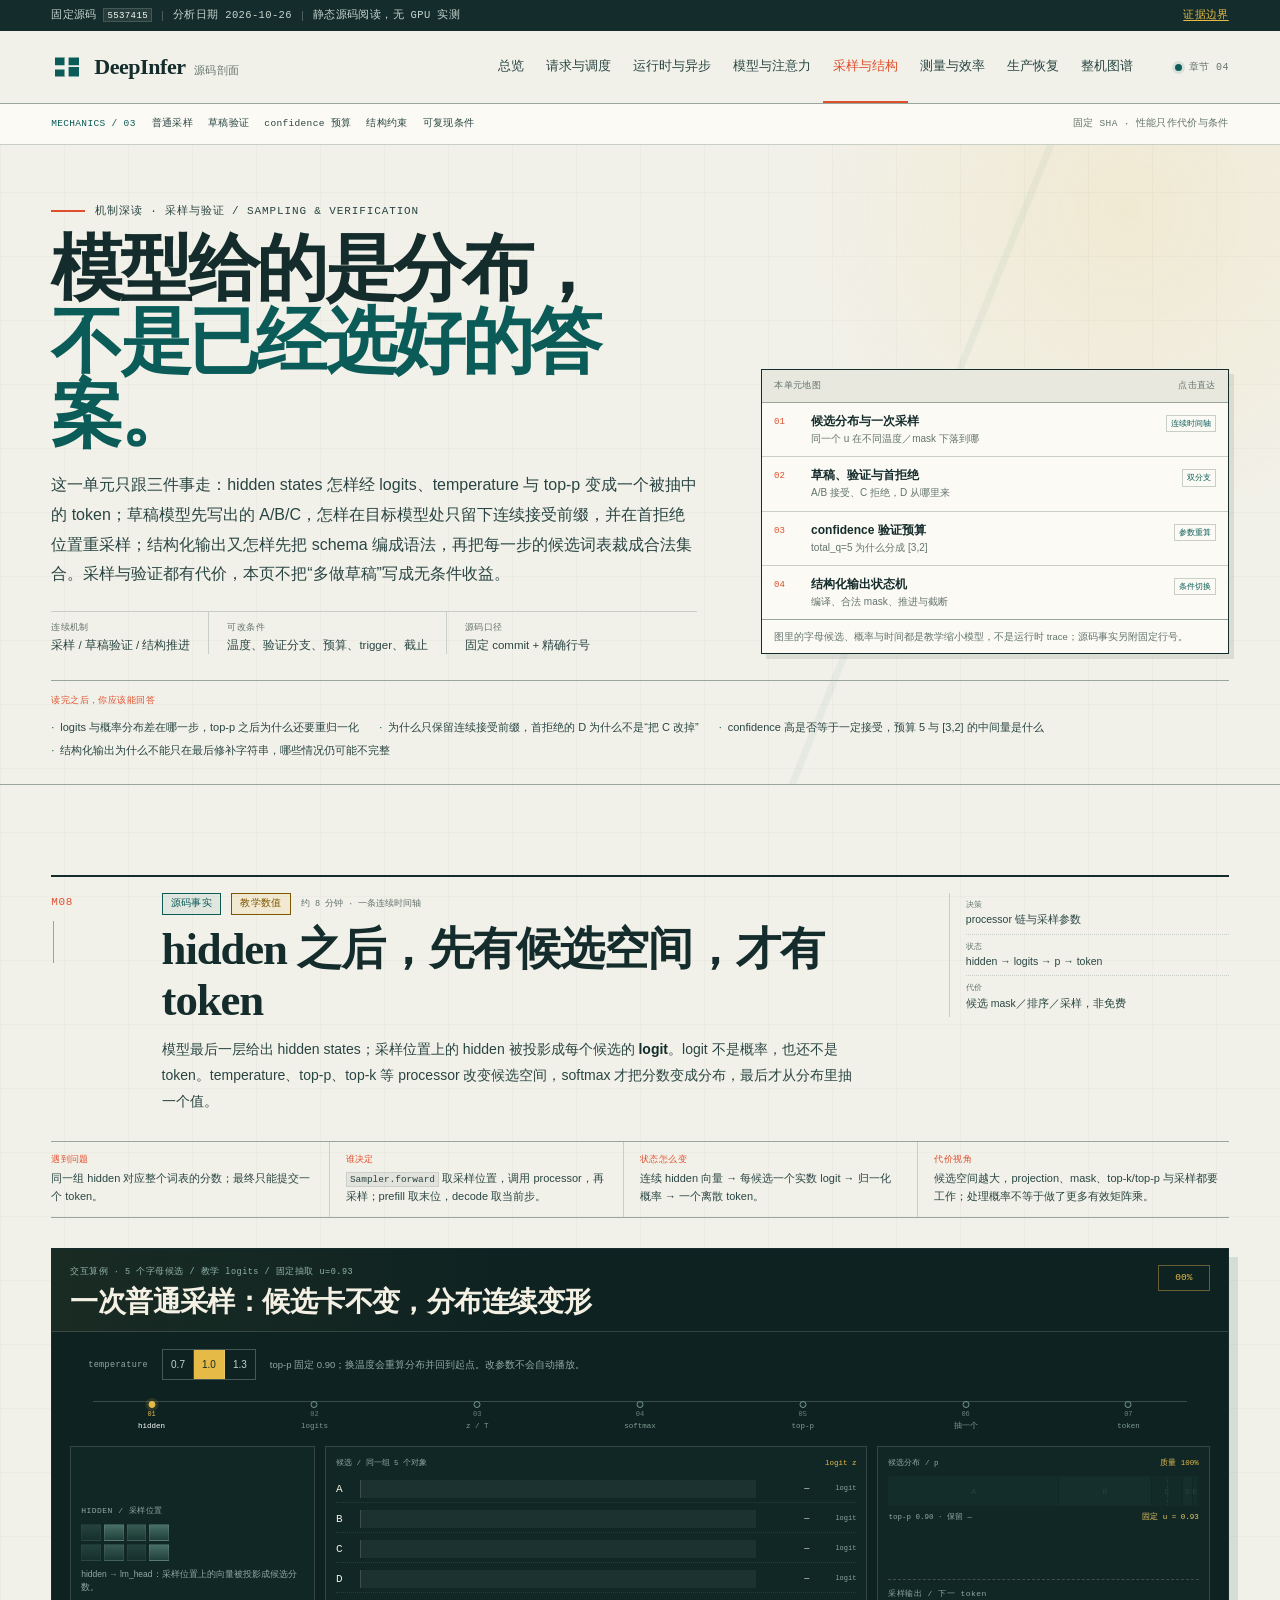
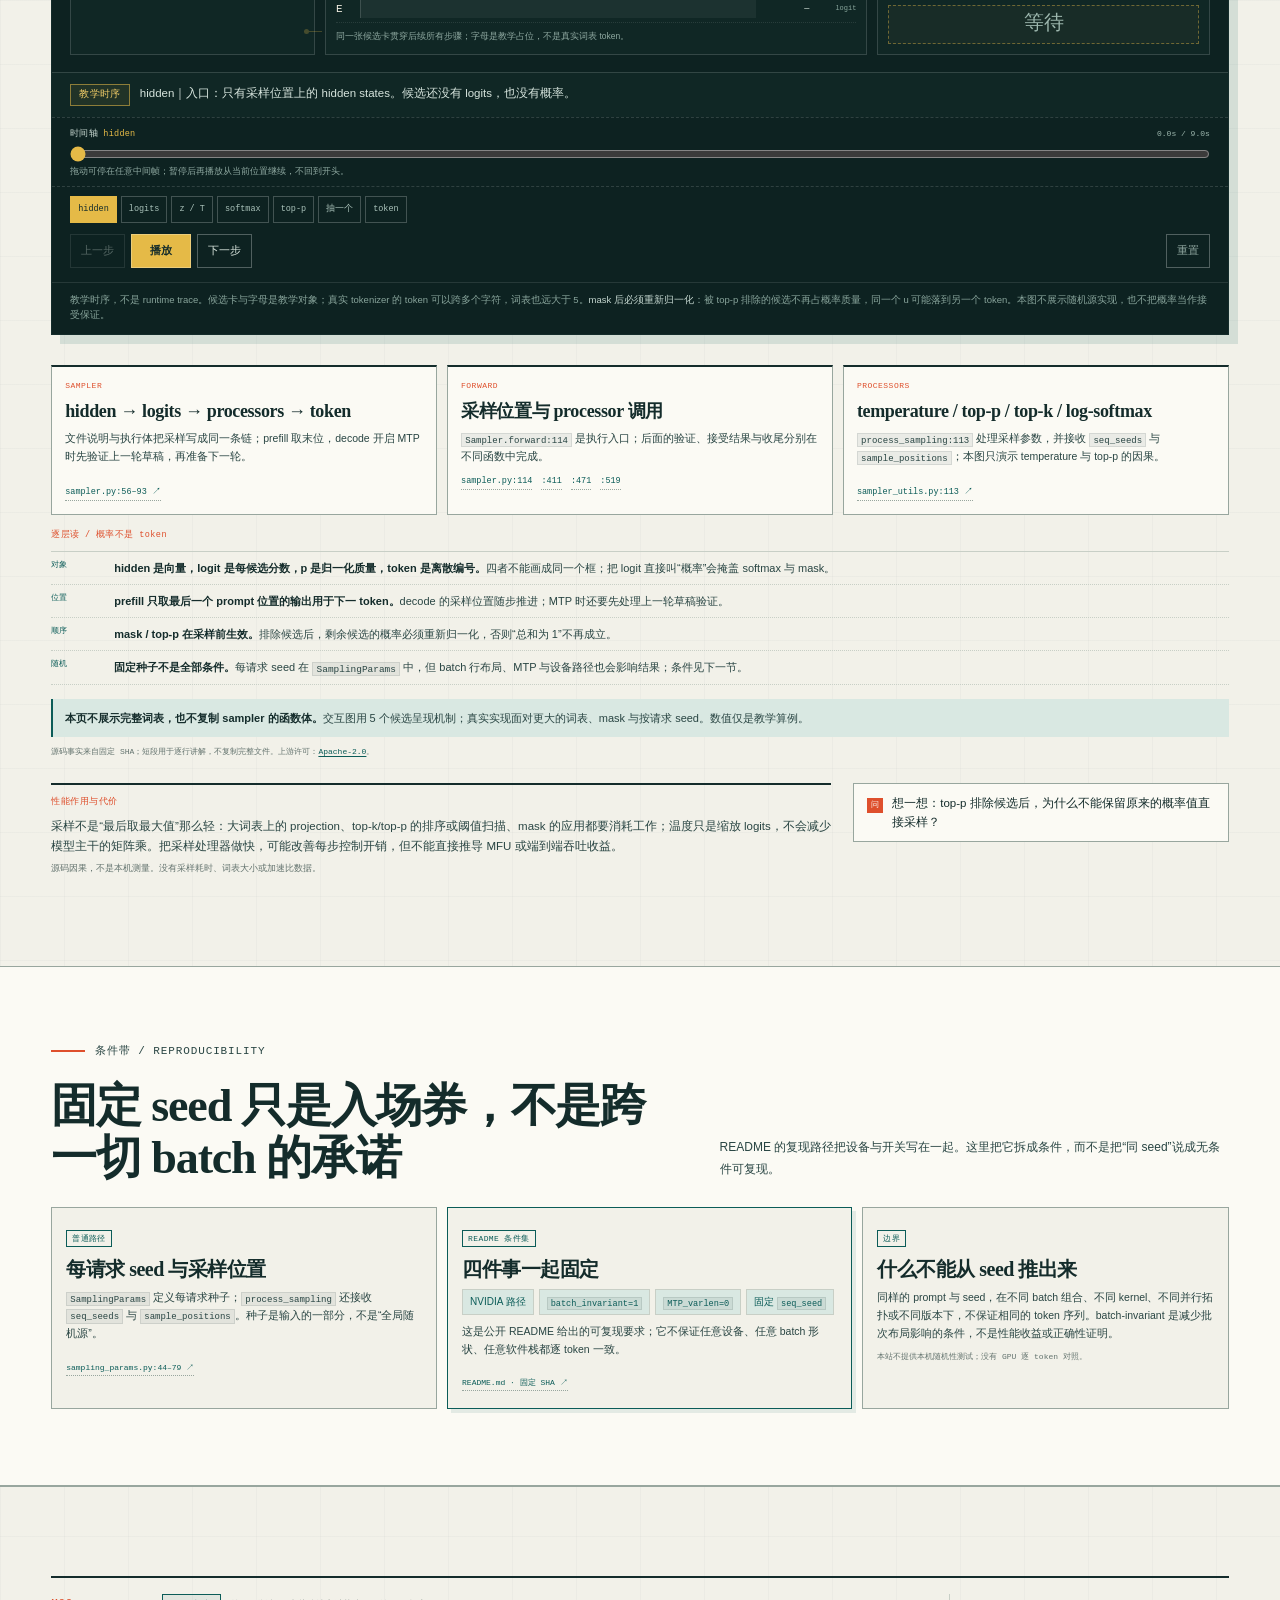
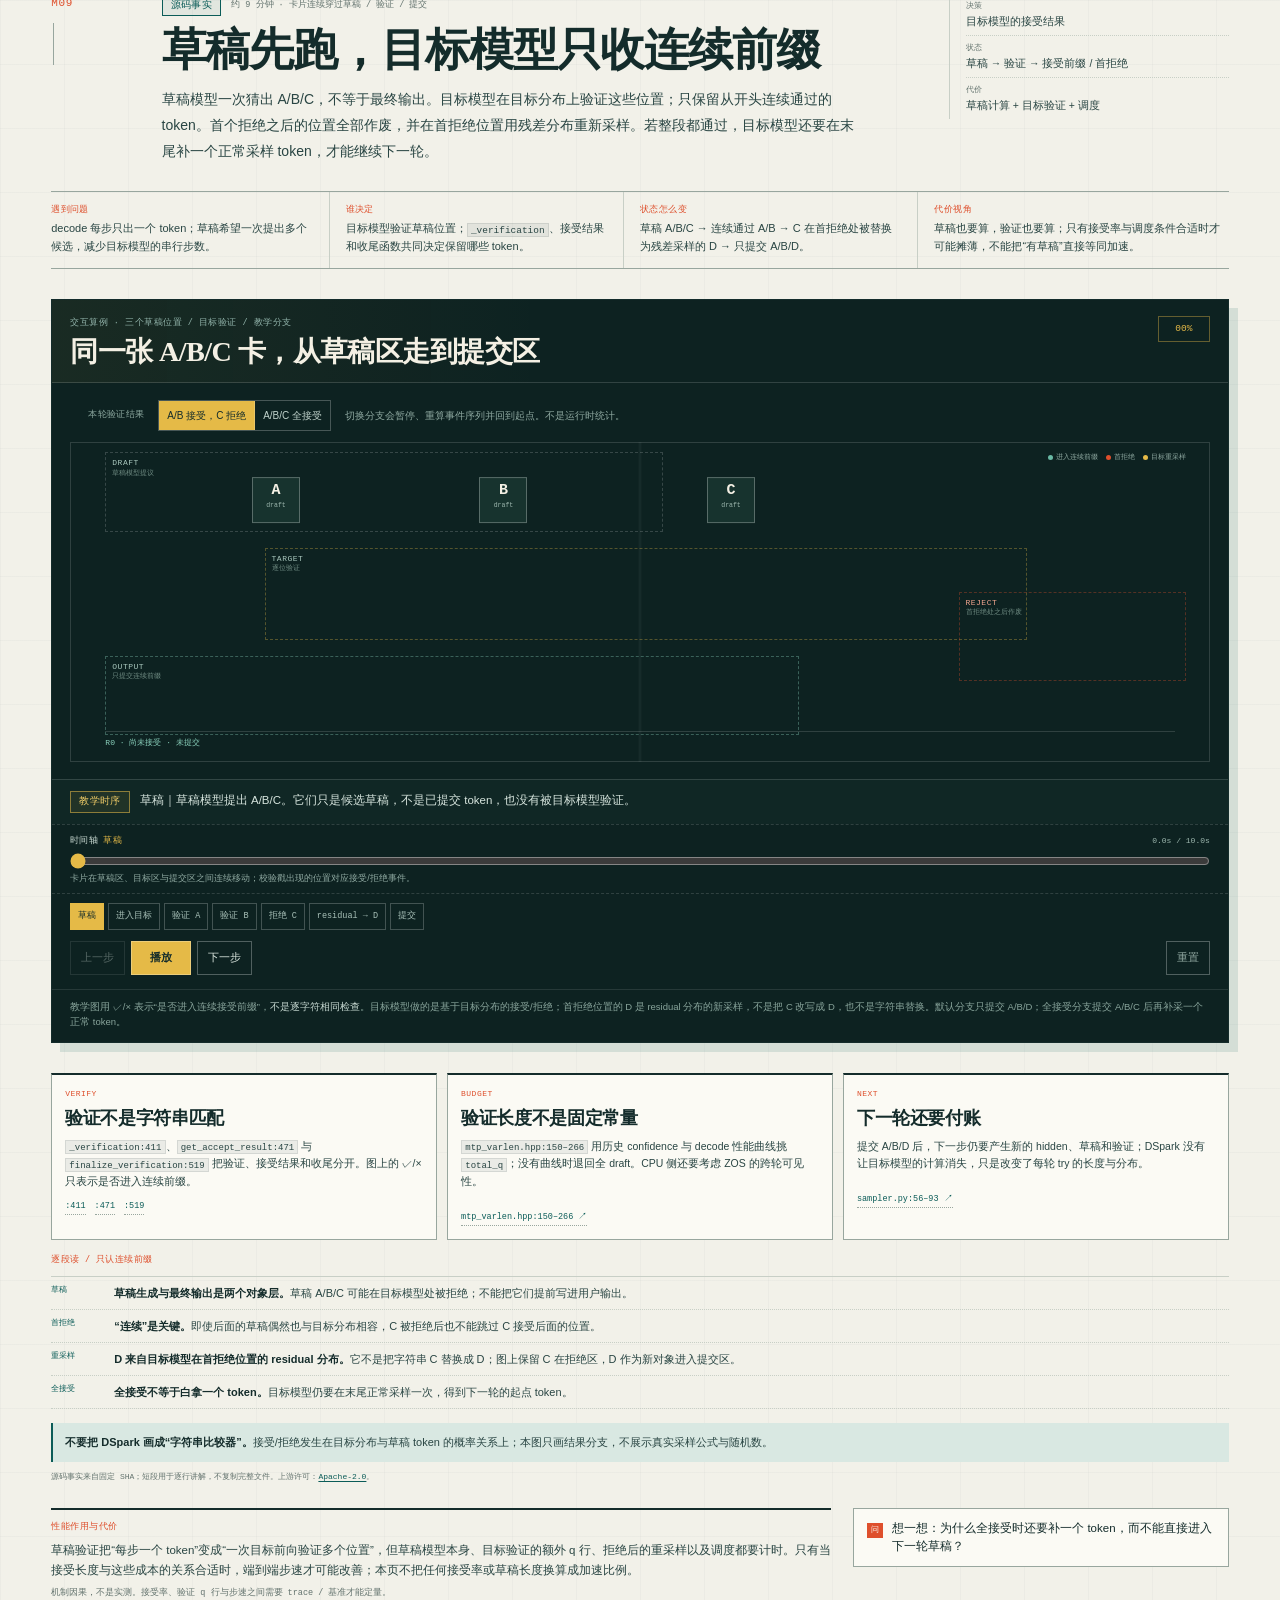
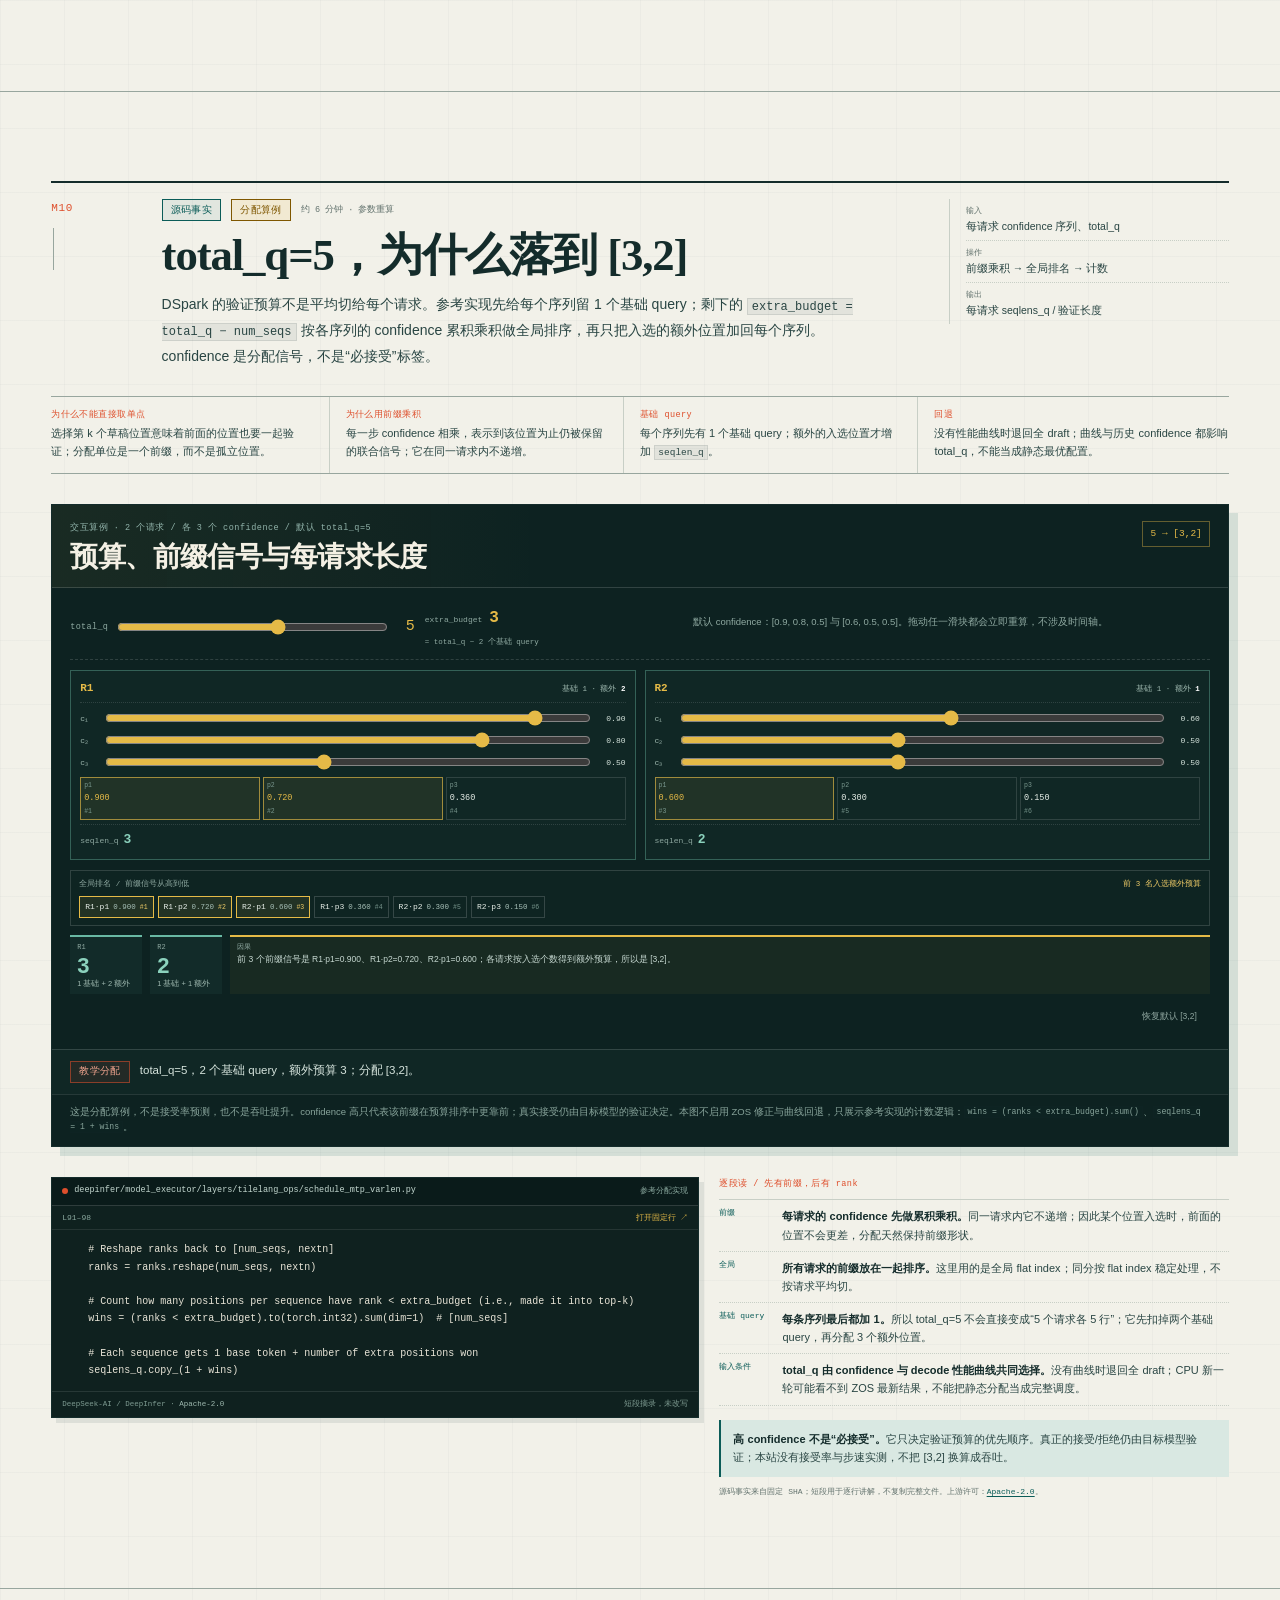
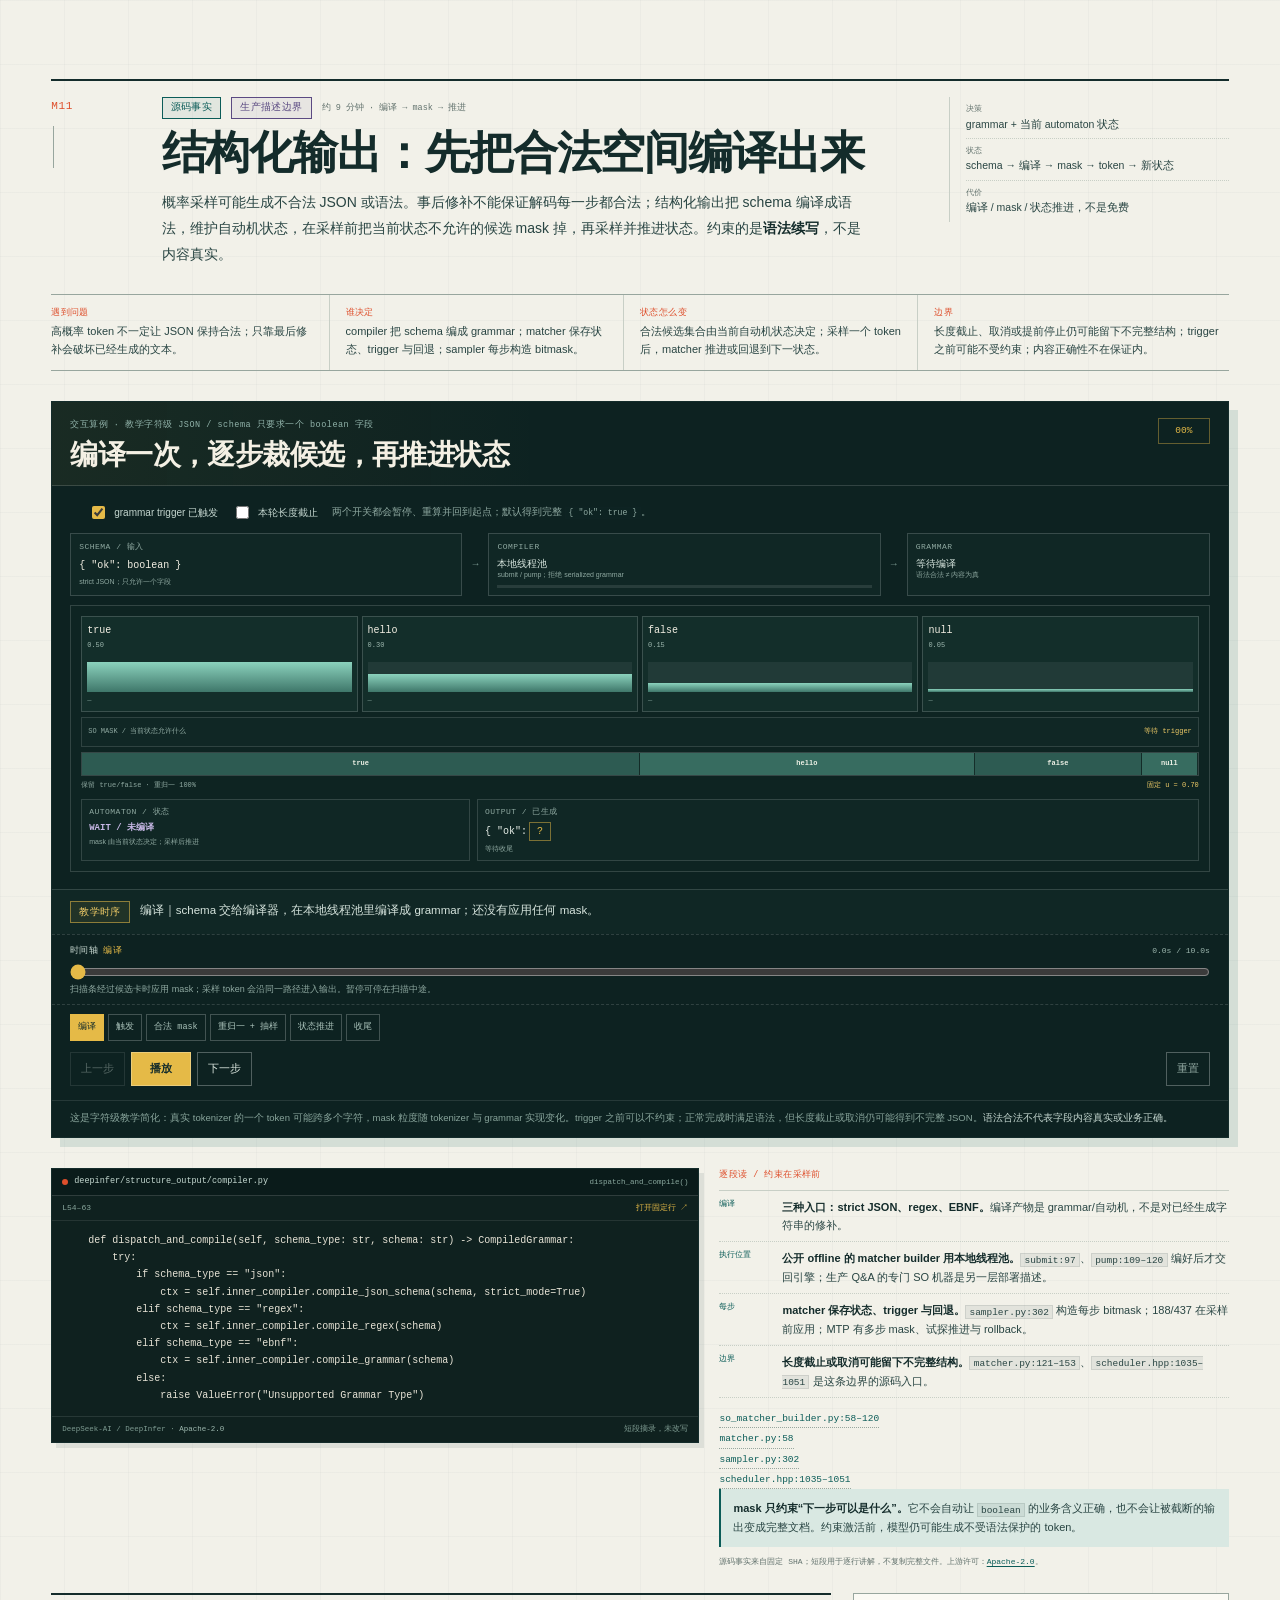
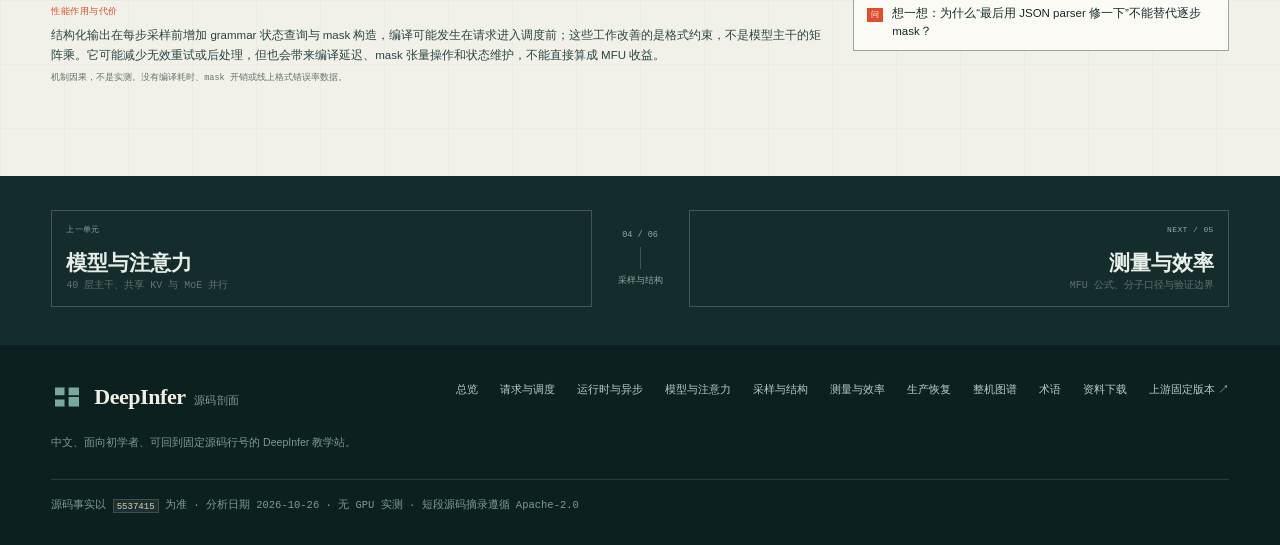
<file: sampling.html>
<!doctype html>
<html lang="zh-CN" class="no-js">
<head>
  <meta charset="utf-8">
  <meta name="viewport" content="width=device-width, initial-scale=1">
  <title>采样、DSpark 与结构约束：从候选分布到 token | DeepInfer 剖面</title>
  <meta name="description" content="DeepInfer 采样与验证机制导读：hidden→logits→候选分布→token，DSpark 草稿、验证、连续接受前缀与首拒绝重采样，confidence 预算分配 5→[3,2]，结构化输出的编译、mask 与状态推进。固定 SHA，含可暂停的连续时间轴与参数分支。">
  <meta name="color-scheme" content="light">
  <meta property="og:title" content="采样、DSpark 与结构约束 | DeepInfer 剖面">
  <meta property="og:description" content="模型给的是分布，不是已经选好的答案。连续跟踪候选、草稿验证和合法 token 的生成。">
  <meta property="og:type" content="article">
  <link rel="icon" href="assets/favicon.svg" type="image/svg+xml">
  <link rel="stylesheet" href="assets/site.css">
  <link rel="stylesheet" href="assets/navigation.css">
  <link rel="stylesheet" href="assets/output.css">
  <script>document.documentElement.classList.remove('no-js');document.documentElement.classList.add('js');</script>
  <script src="assets/output.js" defer></script>
</head>
<body class="unit-page sample-page">
<a class="skip-link" href="#main">跳到正文</a>
<div class="version-bar">
  <div class="wrap version-bar__in">
    <span>固定源码 <code>5537415</code></span>
    <span class="version-bar__sep" aria-hidden="true"></span>
    <span>分析日期 2026-10-26</span>
    <span class="version-bar__sep" aria-hidden="true"></span>
    <span>静态源码阅读，无 GPU 实测</span>
    <a href="index.html#boundary">证据边界</a>
  </div>
</div>

<header class="site-header">
  <div class="wrap site-header__in">
    <a class="brand" href="index.html" aria-label="DeepInfer 剖面首页">
      <svg class="brand__mark" viewBox="0 0 40 40" aria-hidden="true">
        <path d="M5 8h13v11H5zM22 8h13v24H22zM5 23h13v9H5z"/>
        <path class="brand__cut" d="M5 19h30M18 8v24"/>
      </svg>
      <span class="brand__text"><strong>DeepInfer</strong><span>源码剖面</span></span>
    </a>
    <nav class="primary-nav" aria-label="全站导航">
      <a href="index.html">总览</a>
      <a href="scheduling.html">请求与调度</a>
      <a href="runtime.html">运行时与异步</a>
      <a href="model.html">模型与注意力</a>
      <a href="sampling.html" aria-current="page">采样与结构</a>
      <a href="performance.html">测量与效率</a>
      <a href="production.html">生产恢复</a>
      <a href="atlas.html">整机图谱</a>
    </nav>
    <span class="header-status"><i aria-hidden="true"></i>章节 04</span>
  </div>
</header>

<div class="unit-ribbon">
  <div class="wrap unit-ribbon__in">
    <span class="unit-ribbon__label">MECHANICS / 03</span>
    <nav aria-label="本单元机制">
      <a href="#sample">普通采样</a>
      <a href="#dspark">草稿验证</a>
      <a href="#budget">confidence 预算</a>
      <a href="#so">结构约束</a>
      <a href="#repro">可复现条件</a>
    </nav>
    <span class="unit-ribbon__note">固定 SHA · 性能只作代价与条件</span>
  </div>
</div>

<main id="main">
  <section class="unit-hero" aria-labelledby="unit-title">
    <div class="wrap">
      <p class="eyebrow"><span class="eyebrow__rule"></span>机制深读 · 采样与验证 / SAMPLING &amp; VERIFICATION</p>
      <div class="unit-hero__grid">
        <div>
          <h1 id="unit-title">模型给的是分布，<br><span>不是已经选好的答案。</span></h1>
          <p class="unit-hero__lede">这一单元只跟三件事走：hidden states 怎样经 logits、temperature 与 top-p 变成一个被抽中的 token；草稿模型先写出的 A/B/C，怎样在目标模型处只留下连续接受前缀，并在首拒绝位置重采样；结构化输出又怎样先把 schema 编成语法，再把每一步的候选词表裁成合法集合。采样与验证都有代价，本页不把“多做草稿”写成无条件收益。</p>
          <dl class="unit-hero__facts" aria-label="本单元阅读信息">
            <div><dt>连续机制</dt><dd>采样 / 草稿验证 / 结构推进</dd></div>
            <div><dt>可改条件</dt><dd>温度、验证分支、预算、trigger、截止</dd></div>
            <div><dt>源码口径</dt><dd>固定 commit + 精确行号</dd></div>
          </dl>
        </div>
        <aside class="unit-map" aria-labelledby="unit-map-title">
          <div class="unit-map__head"><span id="unit-map-title">本单元地图</span><span>点击直达</span></div>
          <ol>
            <li><a href="#sample"><span class="num">01</span><span><strong>候选分布与一次采样</strong><small>同一个 u 在不同温度／mask 下落到哪</small></span><span class="unit-map__state">连续时间轴</span></a></li>
            <li><a href="#dspark"><span class="num">02</span><span><strong>草稿、验证与首拒绝</strong><small>A/B 接受、C 拒绝，D 从哪里来</small></span><span class="unit-map__state">双分支</span></a></li>
            <li><a href="#budget"><span class="num">03</span><span><strong>confidence 验证预算</strong><small>total_q=5 为什么分成 [3,2]</small></span><span class="unit-map__state">参数重算</span></a></li>
            <li><a href="#so"><span class="num">04</span><span><strong>结构化输出状态机</strong><small>编译、合法 mask、推进与截断</small></span><span class="unit-map__state">条件切换</span></a></li>
          </ol>
          <p class="unit-map__foot">图里的字母候选、概率与时间都是教学缩小模型，不是运行时 trace；源码事实另附固定行号。</p>
        </aside>
      </div>
      <div class="unit-contract">
        <span>读完之后，你应该能回答</span>
        <ul>
          <li>logits 与概率分布差在哪一步，top-p 之后为什么还要重归一化</li>
          <li>为什么只保留连续接受前缀，首拒绝的 D 为什么不是“把 C 改掉”</li>
          <li>confidence 高是否等于一定接受，预算 5 与 [3,2] 的中间量是什么</li>
          <li>结构化输出为什么不能只在最后修补字符串，哪些情况仍可能不完整</li>
        </ul>
      </div>
    </div>
  </section>

  <noscript>
    <div class="wrap">
      <p class="unit-noscript"><strong>JavaScript 已关闭。</strong>本页的机制正文、源码小窗和每张图下方的“无 JavaScript 分步回退”都可阅读；播放控制、温度切换、预算滑块与结构开关会被隐藏。交互算例的关键数值与两个分支结论已写在回退文字里。</p>
    </div>
  </noscript>

  <section class="mech mech-first" id="sample" aria-labelledby="sample-title">
    <div class="wrap">
      <header class="mech-head">
        <div class="mech-head__no"><span>M08</span><i aria-hidden="true"></i></div>
        <div>
          <div class="mech-kicker"><span class="tag tag--source">源码事实</span><span class="tag tag--sim">教学数值</span><span class="mech-time">约 8 分钟 · 一条连续时间轴</span></div>
          <h2 id="sample-title">hidden 之后，先有候选空间，才有 token</h2>
          <p class="mech-thesis">模型最后一层给出 hidden states；采样位置上的 hidden 被投影成每个候选的 <strong>logit</strong>。logit 不是概率，也还不是 token。temperature、top-p、top-k 等 processor 改变候选空间，softmax 才把分数变成分布，最后才从分布里抽一个值。</p>
        </div>
        <dl class="mech-meta">
          <div><dt>决策</dt><dd>processor 链与采样参数</dd></div>
          <div><dt>状态</dt><dd>hidden → logits → p → token</dd></div>
          <div><dt>代价</dt><dd>候选 mask／排序／采样，非免费</dd></div>
        </dl>
      </header>

      <dl class="mech-facts">
        <div><dt>遇到问题</dt><dd>同一组 hidden 对应整个词表的分数；最终只能提交一个 token。</dd></div>
        <div><dt>谁决定</dt><dd><code>Sampler.forward</code> 取采样位置，调用 processor，再采样；prefill 取末位，decode 取当前步。</dd></div>
        <div><dt>状态怎么变</dt><dd>连续 hidden 向量 → 每候选一个实数 logit → 归一化概率 → 一个离散 token。</dd></div>
        <div><dt>代价视角</dt><dd>候选空间越大，projection、mask、top-k/top-p 与采样都要工作；处理概率不等于做了更多有效矩阵乘。</dd></div>
      </dl>

      <figure class="lab out-lab lab--sample" data-lab="sample" aria-labelledby="sx-lab-title">
        <div class="lab-head">
          <div>
            <span class="lab-kicker">交互算例 · 5 个字母候选 / 教学 logits / 固定抽取 u=0.93</span>
            <h3 id="sx-lab-title">一次普通采样：候选卡不变，分布连续变形</h3>
          </div>
          <span class="lab-count" data-count aria-label="动画进度">00%</span>
        </div>
        <div class="lab-canvas">
          <div class="lab-params out-params js-only">
            <span class="param-label">temperature</span>
            <div class="seg" role="group" aria-label="选择采样温度">
              <button type="button" data-temp="0.7" aria-pressed="false">0.7</button>
              <button type="button" data-temp="1.0" aria-pressed="true">1.0</button>
              <button type="button" data-temp="1.3" aria-pressed="false">1.3</button>
            </div>
            <span class="lab-note">top-p 固定 0.90；换温度会重算分布并回到起点。改参数不会自动播放。</span>
          </div>

          <div class="sx-rail" aria-hidden="true">
            <span class="sx-rail__line"><i data-sx-fill></i></span>
            <span class="sx-stop" data-sx-stop="0"><b>01</b>hidden</span>
            <span class="sx-stop" data-sx-stop="1"><b>02</b>logits</span>
            <span class="sx-stop" data-sx-stop="2"><b>03</b>z / T</span>
            <span class="sx-stop" data-sx-stop="3"><b>04</b>softmax</span>
            <span class="sx-stop" data-sx-stop="4"><b>05</b>top-p</span>
            <span class="sx-stop" data-sx-stop="5"><b>06</b>抽一个</span>
            <span class="sx-stop" data-sx-stop="6"><b>07</b>token</span>
          </div>

          <div class="sx-work">
            <div class="sx-hidden">
              <p class="out-label">HIDDEN / 采样位置</p>
              <div class="sx-hvec" aria-hidden="true">
                <i></i><i></i><i></i><i></i><i></i><i></i><i></i><i></i>
              </div>
              <p class="sx-hidden__note" data-sx-hidden-note>prefill 取最后一个 prompt 位置；还没有候选概率。</p>
              <span class="sx-proj" aria-hidden="true"><i data-sx-proj></i></span>
            </div>

            <div class="sx-board">
              <div class="sx-board__head">
                <span>候选 / 同一组 5 个对象</span>
                <span data-sx-mode>等待 logits</span>
              </div>
              <div class="sx-cands" data-sx-cands>
                <div class="sx-cand" data-sx-token="A">
                  <span class="sx-cand__tok">A</span>
                  <span class="sx-cand__bar"><i data-sx-bar></i></span>
                  <span class="sx-cand__val" data-sx-val>—</span>
                  <span class="sx-cand__tag" data-sx-tag>候选</span>
                </div>
                <div class="sx-cand" data-sx-token="B">
                  <span class="sx-cand__tok">B</span>
                  <span class="sx-cand__bar"><i data-sx-bar></i></span>
                  <span class="sx-cand__val" data-sx-val>—</span>
                  <span class="sx-cand__tag" data-sx-tag>候选</span>
                </div>
                <div class="sx-cand" data-sx-token="C">
                  <span class="sx-cand__tok">C</span>
                  <span class="sx-cand__bar"><i data-sx-bar></i></span>
                  <span class="sx-cand__val" data-sx-val>—</span>
                  <span class="sx-cand__tag" data-sx-tag>候选</span>
                </div>
                <div class="sx-cand" data-sx-token="D">
                  <span class="sx-cand__tok">D</span>
                  <span class="sx-cand__bar"><i data-sx-bar></i></span>
                  <span class="sx-cand__val" data-sx-val>—</span>
                  <span class="sx-cand__tag" data-sx-tag>候选</span>
                </div>
                <div class="sx-cand" data-sx-token="E">
                  <span class="sx-cand__tok">E</span>
                  <span class="sx-cand__bar"><i data-sx-bar></i></span>
                  <span class="sx-cand__val" data-sx-val>—</span>
                  <span class="sx-cand__tag" data-sx-tag>候选</span>
                </div>
              </div>
              <p class="sx-board__foot" data-sx-board-foot>同一张候选卡贯穿后续所有步骤；字母是教学占位，不是真实词表 token。</p>
            </div>

            <div class="sx-out">
              <div class="sx-out__head"><span>候选分布 / p</span><span data-sx-mass>质量 100%</span></div>
              <div class="sx-cdf" data-sx-cdf aria-label="候选概率累计条">
                <span class="sx-cdf__seg" data-sx-seg="A"><b>A</b></span>
                <span class="sx-cdf__seg" data-sx-seg="B"><b>B</b></span>
                <span class="sx-cdf__seg" data-sx-seg="C"><b>C</b></span>
                <span class="sx-cdf__seg" data-sx-seg="D"><b>D</b></span>
                <span class="sx-cdf__seg" data-sx-seg="E"><b>E</b></span>
                <i class="sx-cdf__threshold" aria-hidden="true"></i>
                <i class="sx-cdf__needle" data-sx-needle aria-hidden="true"></i>
              </div>
              <div class="sx-cdf__meta">
                <span data-sx-keep>top-p 0.90 · 保留 —</span>
                <span>固定 u = 0.93</span>
              </div>
              <div class="sx-final">
                <span class="out-label">采样输出 / 下一 token</span>
                <span class="sx-final__slot" data-sx-final>等待</span>
              </div>
              <span class="sx-pick" data-sx-pick aria-hidden="true">C</span>
            </div>
          </div>
        </div>

        <div class="lab-state">
          <span class="tag tag--sim" data-state-kind>教学时序</span>
          <p data-live aria-live="polite" aria-atomic="true">入口：只有采样位置上的 hidden states。候选还没有 logits，也没有概率。</p>
        </div>

        <div class="out-scrub js-only">
          <div class="out-scrub__head">
            <label for="sx-scrub">时间轴 <span data-phase>hidden</span></label>
            <span data-time>0.0s / 9.0s</span>
          </div>
          <input id="sx-scrub" type="range" min="0" max="1000" value="0" step="1" data-scrub aria-describedby="sx-scrub-note">
          <p class="out-scrub__note" id="sx-scrub-note">拖动可停在任意中间帧；暂停后再播放从当前位置继续，不回到开头。</p>
          <p class="out-motion" data-motion-note hidden>系统偏好减少动态效果：当前显示完整静态结果，不会自动播放。时间轴与阶段按钮仍可定位。</p>
        </div>
        <div class="lab-steps js-only" data-steps></div>
        <div class="lab-controls js-only" role="group" aria-label="普通采样播放控制">
          <button type="button" class="control" data-prev>上一步</button>
          <button type="button" class="control control--play" data-play aria-pressed="false">播放</button>
          <button type="button" class="control" data-next>下一步</button>
          <button type="button" class="control control--reset" data-reset>重置</button>
        </div>
        <p class="lab-foot">教学时序，不是 runtime trace。候选卡与字母是教学对象；真实 tokenizer 的 token 可以跨多个字符，词表也远大于 5。<b>mask 后必须重新归一化</b>：被 top-p 排除的候选不再占概率质量，同一个 u 可能落到另一个 token。本图不展示随机源实现，也不把概率当作接受保证。</p>
        <div class="nojs-fallback nojs-only">
          <h4>无 JavaScript 分步回退</h4>
          <ol>
            <li><strong>hidden：</strong>取采样位置的 hidden states；prefill 用最后一个 prompt 位置，decode 用当前步。此时没有候选分布。</li>
            <li><strong>logits：</strong>hidden 投影成每个候选的实数分数；本图用 A=2.40、B=1.80、C=0.70、D=−0.40、E=−1.20，仅为教学。</li>
            <li><strong>temperature：</strong>用 z/T 缩放分数。T=1.0 时上面的 softmax 约为 55.0%、30.2%、10.0%、3.3%、1.5%；T=0.7 更尖，T=1.3 更平。</li>
            <li><strong>top-p=0.90：</strong>按概率从高到低保留累计刚达到 90% 的最小集合。T=1.0 保留 A/B/C，累计 95.2%；重归一化后约 A=57.8%、B=31.7%、C=10.6%。</li>
            <li><strong>抽一个：</strong>固定 u=0.93 落进 C 的区间，所以输出 C。T=0.7 时 mask 前 u 落 C、mask 后只保留 A/B，u 改落 B；T=1.3 时 mask 前落 D、mask 后落 C。这说明 mask 会改变同一 u 的结果。</li>
            <li><strong>token：</strong>采样器交出离散 token，交给后续提交流程；它不是整段文本，也不等于最终答案。种子、batch 布局等条件另见“可复现条件”。</li>
          </ol>
        </div>
      </figure>

      <div class="out-source">
        <div class="out-source__grid">
          <article class="out-src-card">
            <span class="out-src-card__kind">SAMPLER</span>
            <h3>hidden → logits → processors → token</h3>
            <p>文件说明与执行体把采样写成同一条链；prefill 取末位，decode 开启 MTP 时先验证上一轮草稿，再准备下一轮。</p>
            <a class="srcline" href="https://github.com/deepseek-ai/DeepInfer/blob/553741557a57df44a46fb3ab72b6aafeaf945337/deepinfer/model_executor/layers/sampler.py#L56-L93" target="_blank" rel="noopener noreferrer">sampler.py:56–93 <span aria-hidden="true">↗</span></a>
          </article>
          <article class="out-src-card">
            <span class="out-src-card__kind">FORWARD</span>
            <h3>采样位置与 processor 调用</h3>
            <p><code>Sampler.forward:114</code> 是执行入口；后面的验证、接受结果与收尾分别在不同函数中完成。</p>
            <div class="out-src-links">
              <a class="srcline" href="https://github.com/deepseek-ai/DeepInfer/blob/553741557a57df44a46fb3ab72b6aafeaf945337/deepinfer/model_executor/layers/sampler.py#L114" target="_blank" rel="noopener noreferrer">sampler.py:114</a>
              <a class="srcline" href="https://github.com/deepseek-ai/DeepInfer/blob/553741557a57df44a46fb3ab72b6aafeaf945337/deepinfer/model_executor/layers/sampler.py#L411" target="_blank" rel="noopener noreferrer">:411</a>
              <a class="srcline" href="https://github.com/deepseek-ai/DeepInfer/blob/553741557a57df44a46fb3ab72b6aafeaf945337/deepinfer/model_executor/layers/sampler.py#L471" target="_blank" rel="noopener noreferrer">:471</a>
              <a class="srcline" href="https://github.com/deepseek-ai/DeepInfer/blob/553741557a57df44a46fb3ab72b6aafeaf945337/deepinfer/model_executor/layers/sampler.py#L519" target="_blank" rel="noopener noreferrer">:519</a>
            </div>
          </article>
          <article class="out-src-card">
            <span class="out-src-card__kind">PROCESSORS</span>
            <h3>temperature / top-p / top-k / log-softmax</h3>
            <p><code>process_sampling:113</code> 处理采样参数，并接收 <code>seq_seeds</code> 与 <code>sample_positions</code>；本图只演示 temperature 与 top-p 的因果。</p>
            <a class="srcline" href="https://github.com/deepseek-ai/DeepInfer/blob/553741557a57df44a46fb3ab72b6aafeaf945337/deepinfer/model_executor/layers/sampler_utils.py#L113" target="_blank" rel="noopener noreferrer">sampler_utils.py:113 <span aria-hidden="true">↗</span></a>
          </article>
        </div>
        <div class="source-read out-source__read">
          <p class="source-read__label">逐层读 / 概率不是 token</p>
          <ol class="line-notes">
            <li><b>对象</b><span><strong>hidden 是向量，logit 是每候选分数，p 是归一化质量，token 是离散编号。</strong>四者不能画成同一个框；把 logit 直接叫“概率”会掩盖 softmax 与 mask。</span></li>
            <li><b>位置</b><span><strong>prefill 只取最后一个 prompt 位置的输出用于下一 token。</strong>decode 的采样位置随步推进；MTP 时还要先处理上一轮草稿验证。</span></li>
            <li><b>顺序</b><span><strong>mask / top-p 在采样前生效。</strong>排除候选后，剩余候选的概率必须重新归一化，否则“总和为 1”不再成立。</span></li>
            <li><b>随机</b><span><strong>固定种子不是全部条件。</strong>每请求 seed 在 <code>SamplingParams</code> 中，但 batch 行布局、MTP 与设备路径也会影响结果；条件见下一节。</span></li>
          </ol>
          <p class="source-bridge"><b>本页不展示完整词表，也不复制 sampler 的函数体。</b>交互图用 5 个候选呈现机制；真实实现面对更大的词表、mask 与按请求 seed。数值仅是教学算例。</p>
          <p class="source-attrib">源码事实来自固定 SHA；短段用于逐行讲解，不复制完整文件。上游许可：<a href="https://github.com/deepseek-ai/DeepInfer/blob/553741557a57df44a46fb3ab72b6aafeaf945337/LICENSE" target="_blank" rel="noopener noreferrer">Apache-2.0</a>。</p>
        </div>
      </div>

      <div class="mech-tail">
        <div class="perf-ledger">
          <span class="ledger-label">性能作用与代价</span>
          <p>采样不是“最后取最大值”那么轻：大词表上的 projection、top-k/top-p 的排序或阈值扫描、mask 的应用都要消耗工作；温度只是缩放 logits，不会减少模型主干的矩阵乘。把采样处理器做快，可能改善每步控制开销，但不能直接推导 MFU 或端到端吞吐收益。</p>
          <p class="perf-boundary">源码因果，不是本机测量。没有采样耗时、词表大小或加速比数据。</p>
        </div>
        <details class="question">
          <summary>想一想：top-p 排除候选后，为什么不能保留原来的概率值直接采样？</summary>
          <div class="question__body"><p>因为剩余候选的概率和已经小于 1。若不重新归一化，同一个 u 与区间边界的含义会变，采样结果不再是“在保留集合上的条件分布”。本图的 mask 后区间会伸缩，落点也可能改变。</p></div>
        </details>
      </div>
    </div>
  </section>

  <section class="out-band" id="repro" aria-labelledby="repro-title">
    <div class="wrap">
      <div class="out-band__head">
        <div>
          <p class="eyebrow"><span class="eyebrow__rule"></span>条件带 / REPRODUCIBILITY</p>
          <h2 id="repro-title">固定 seed 只是入场券，不是跨一切 batch 的承诺</h2>
        </div>
        <p>README 的复现路径把设备与开关写在一起。这里把它拆成条件，而不是把“同 seed”说成无条件可复现。</p>
      </div>
      <div class="repro-grid">
        <article class="repro-card">
          <span class="repro-card__tag">普通路径</span>
          <h3>每请求 seed 与采样位置</h3>
          <p><code>SamplingParams</code> 定义每请求种子；<code>process_sampling</code> 还接收 <code>seq_seeds</code> 与 <code>sample_positions</code>。种子是输入的一部分，不是“全局随机源”。</p>
          <a class="srcline" href="https://github.com/deepseek-ai/DeepInfer/blob/553741557a57df44a46fb3ab72b6aafeaf945337/deepinfer/sampling_params.py#L44-L79" target="_blank" rel="noopener noreferrer">sampling_params.py:44–79 <span aria-hidden="true">↗</span></a>
        </article>
        <article class="repro-card repro-card--conditions">
          <span class="repro-card__tag">README 条件集</span>
          <h3>四件事一起固定</h3>
          <ul class="repro-conditions">
            <li>NVIDIA 路径</li>
            <li><code>batch_invariant=1</code></li>
            <li><code>MTP_varlen=0</code></li>
            <li>固定 <code>seq_seed</code></li>
          </ul>
          <p>这是公开 README 给出的可复现要求；它不保证任意设备、任意 batch 形状、任意软件栈都逐 token 一致。</p>
          <a class="srcline" href="https://github.com/deepseek-ai/DeepInfer/blob/553741557a57df44a46fb3ab72b6aafeaf945337/README.md" target="_blank" rel="noopener noreferrer">README.md · 固定 SHA <span aria-hidden="true">↗</span></a>
        </article>
        <article class="repro-card repro-card--boundary">
          <span class="repro-card__tag">边界</span>
          <h3>什么不能从 seed 推出来</h3>
          <p>同样的 prompt 与 seed，在不同 batch 组合、不同 kernel、不同并行拓扑或不同版本下，不保证相同的 token 序列。batch-invariant 是减少批次布局影响的条件，不是性能收益或正确性证明。</p>
          <p class="repro-boundary">本站不提供本机随机性测试；没有 GPU 逐 token 对照。</p>
        </article>
      </div>
    </div>
  </section>

  <section class="mech" id="dspark" aria-labelledby="dspark-title">
    <div class="wrap">
      <header class="mech-head">
        <div class="mech-head__no"><span>M09</span><i aria-hidden="true"></i></div>
        <div>
          <div class="mech-kicker"><span class="tag tag--source">源码事实</span><span class="mech-time">约 9 分钟 · 卡片连续穿过草稿 / 验证 / 提交</span></div>
          <h2 id="dspark-title">草稿先跑，目标模型只收连续前缀</h2>
          <p class="mech-thesis">草稿模型一次猜出 A/B/C，不等于最终输出。目标模型在目标分布上验证这些位置；只保留从开头连续通过的 token。首个拒绝之后的位置全部作废，并在首拒绝位置用残差分布重新采样。若整段都通过，目标模型还要在末尾补一个正常采样 token，才能继续下一轮。</p>
        </div>
        <dl class="mech-meta">
          <div><dt>决策</dt><dd>目标模型的接受结果</dd></div>
          <div><dt>状态</dt><dd>草稿 → 验证 → 接受前缀 / 首拒绝</dd></div>
          <div><dt>代价</dt><dd>草稿计算 + 目标验证 + 调度</dd></div>
        </dl>
      </header>

      <dl class="mech-facts">
        <div><dt>遇到问题</dt><dd>decode 每步只出一个 token；草稿希望一次提出多个候选，减少目标模型的串行步数。</dd></div>
        <div><dt>谁决定</dt><dd>目标模型验证草稿位置；<code>_verification</code>、接受结果和收尾函数共同决定保留哪些 token。</dd></div>
        <div><dt>状态怎么变</dt><dd>草稿 A/B/C → 连续通过 A/B → C 在首拒绝处被替换为残差采样的 D → 只提交 A/B/D。</dd></div>
        <div><dt>代价视角</dt><dd>草稿也要算，验证也要算；只有接受率与调度条件合适时才可能摊薄，不能把“有草稿”直接等同加速。</dd></div>
      </dl>

      <figure class="lab out-lab lab--dspark" data-lab="dspark" aria-labelledby="ds-lab-title">
        <div class="lab-head">
          <div>
            <span class="lab-kicker">交互算例 · 三个草稿位置 / 目标验证 / 教学分支</span>
            <h3 id="ds-lab-title">同一张 A/B/C 卡，从草稿区走到提交区</h3>
          </div>
          <span class="lab-count" data-count aria-label="动画进度">00%</span>
        </div>
        <div class="lab-canvas">
          <div class="lab-params out-params js-only">
            <span class="param-label">本轮验证结果</span>
            <div class="seg" role="group" aria-label="选择草稿验证分支">
              <button type="button" data-branch="partial" aria-pressed="true">A/B 接受，C 拒绝</button>
              <button type="button" data-branch="all" aria-pressed="false">A/B/C 全接受</button>
            </div>
            <span class="lab-note">切换分支会暂停、重算事件序列并回到起点。不是运行时统计。</span>
          </div>

          <div class="ds-arena" data-ds-arena>
            <div class="ds-zone ds-zone--draft"><span>DRAFT</span><small>草稿模型提议</small></div>
            <div class="ds-zone ds-zone--target"><span>TARGET</span><small>逐位验证</small></div>
            <div class="ds-zone ds-zone--out"><span>OUTPUT</span><small>只提交连续前缀</small></div>
            <div class="ds-zone ds-zone--reject"><span>REJECT</span><small>首拒绝处之后作废</small></div>

            <span class="ds-beam" data-ds-beam aria-hidden="true"></span>
            <span class="ds-residual" data-ds-residual aria-hidden="true"><b>residual</b><small>目标分布在首拒绝处重采样</small></span>

            <div class="ds-card" data-ds-card="A"><b>A</b><small data-ds-status>draft</small><span class="ds-stamp" data-ds-stamp></span></div>
            <div class="ds-card" data-ds-card="B"><b>B</b><small data-ds-status>draft</small><span class="ds-stamp" data-ds-stamp></span></div>
            <div class="ds-card" data-ds-card="C"><b>C</b><small data-ds-status>draft</small><span class="ds-stamp" data-ds-stamp></span></div>
            <div class="ds-card ds-card--new" data-ds-card="D"><b>D</b><small data-ds-status>新对象</small><span class="ds-stamp" data-ds-stamp></span></div>

            <div class="ds-commit" data-ds-commit>R0 · 尚未提交</div>
            <div class="ds-legend"><span><i class="ds-dot ds-dot--accept"></i>进入连续前缀</span><span><i class="ds-dot ds-dot--reject"></i>首拒绝</span><span><i class="ds-dot ds-dot--new"></i>目标重采样</span></div>
          </div>
        </div>

        <div class="lab-state">
          <span class="tag tag--sim" data-state-kind>教学时序</span>
          <p data-live aria-live="polite" aria-atomic="true">起点：草稿模型还没有提出 A/B/C；它们不是最终输出，也没有被目标模型验证。</p>
        </div>

        <div class="out-scrub js-only">
          <div class="out-scrub__head">
            <label for="ds-scrub">时间轴 <span data-phase>草稿</span></label>
            <span data-time>0.0s / 10.0s</span>
          </div>
          <input id="ds-scrub" type="range" min="0" max="1000" value="0" step="1" data-scrub aria-describedby="ds-scrub-note">
          <p class="out-scrub__note" id="ds-scrub-note">卡片在草稿区、目标区与提交区之间连续移动；校验戳出现的位置对应接受/拒绝事件。</p>
          <p class="out-motion" data-motion-note hidden>系统偏好减少动态效果：当前显示默认分支的最终状态，不会自动播放。可切换分支或拖动时间轴查看。</p>
        </div>
        <div class="lab-steps js-only" data-steps></div>
        <div class="lab-controls js-only" role="group" aria-label="DSpark 播放控制">
          <button type="button" class="control" data-prev>上一步</button>
          <button type="button" class="control control--play" data-play aria-pressed="false">播放</button>
          <button type="button" class="control" data-next>下一步</button>
          <button type="button" class="control control--reset" data-reset>重置</button>
        </div>
        <p class="lab-foot">教学图用 ✓/× 表示“是否进入连续接受前缀”，<b>不是逐字符相同检查</b>。目标模型做的是基于目标分布的接受/拒绝；首拒绝位置的 D 是 residual 分布的新采样，不是把 C 改写成 D，也不是字符串替换。默认分支只提交 A/B/D；全接受分支提交 A/B/C 后再补采一个正常 token。</p>
        <div class="nojs-fallback nojs-only">
          <h4>无 JavaScript 分步回退</h4>
          <ol>
            <li><strong>草稿：</strong>草稿模型提出 A/B/C。它们只是候选草稿，不是已提交 token，也不是目标模型的输出。</li>
            <li><strong>验证：</strong>目标模型在各自位置验证 A/B/C。A、B 连续通过；C 在第一个拒绝位置失败。通过与否不是字符串比较。</li>
            <li><strong>接受前缀：</strong>只保留从开头连续的 A/B。C 之后的草稿位置都失去意义，不能跳过 C 继续接受后面的草稿。</li>
            <li><strong>首拒绝重采样：</strong>目标模型在 C 的位置使用 residual 分布重新采样，得到一个新 token D；D 不是 C 的别名。提交 A/B/D。</li>
            <li><strong>全接受分支：</strong>若 A/B/C 全部通过，目标模型在末尾补一个正常采样 token D，提交 A/B/C/D；仍然要花目标模型一次采样。</li>
            <li><strong>下一轮：</strong>提交后的上下文继续前进；草稿计算、验证计算与调度开销都存在。没有接受率与步速数据时，不能声称固定加速。</li>
          </ol>
        </div>
      </figure>

      <div class="out-source">
        <div class="out-source__grid">
          <article class="out-src-card">
            <span class="out-src-card__kind">VERIFY</span>
            <h3>验证不是字符串匹配</h3>
            <p><code>_verification:411</code>、<code>get_accept_result:471</code> 与 <code>finalize_verification:519</code> 把验证、接受结果和收尾分开。图上的 ✓/× 只表示是否进入连续前缀。</p>
            <div class="out-src-links">
              <a class="srcline" href="https://github.com/deepseek-ai/DeepInfer/blob/553741557a57df44a46fb3ab72b6aafeaf945337/deepinfer/model_executor/layers/sampler.py#L411" target="_blank" rel="noopener noreferrer">:411</a>
              <a class="srcline" href="https://github.com/deepseek-ai/DeepInfer/blob/553741557a57df44a46fb3ab72b6aafeaf945337/deepinfer/model_executor/layers/sampler.py#L471" target="_blank" rel="noopener noreferrer">:471</a>
              <a class="srcline" href="https://github.com/deepseek-ai/DeepInfer/blob/553741557a57df44a46fb3ab72b6aafeaf945337/deepinfer/model_executor/layers/sampler.py#L519" target="_blank" rel="noopener noreferrer">:519</a>
            </div>
          </article>
          <article class="out-src-card">
            <span class="out-src-card__kind">BUDGET</span>
            <h3>验证长度不是固定常量</h3>
            <p><code>mtp_varlen.hpp:150–266</code> 用历史 confidence 与 decode 性能曲线挑 <code>total_q</code>；没有曲线时退回全 draft。CPU 侧还要考虑 ZOS 的跨轮可见性。</p>
            <a class="srcline" href="https://github.com/deepseek-ai/DeepInfer/blob/553741557a57df44a46fb3ab72b6aafeaf945337/csrc/engine/mtp_varlen.hpp#L150-L266" target="_blank" rel="noopener noreferrer">mtp_varlen.hpp:150–266 <span aria-hidden="true">↗</span></a>
          </article>
          <article class="out-src-card">
            <span class="out-src-card__kind">NEXT</span>
            <h3>下一轮还要付账</h3>
            <p>提交 A/B/D 后，下一步仍要产生新的 hidden、草稿和验证；DSpark 没有让目标模型的计算消失，只是改变了每轮 try 的长度与分布。</p>
            <a class="srcline" href="https://github.com/deepseek-ai/DeepInfer/blob/553741557a57df44a46fb3ab72b6aafeaf945337/deepinfer/model_executor/layers/sampler.py#L56-L93" target="_blank" rel="noopener noreferrer">sampler.py:56–93 <span aria-hidden="true">↗</span></a>
          </article>
        </div>
        <div class="source-read out-source__read">
          <p class="source-read__label">逐段读 / 只认连续前缀</p>
          <ol class="line-notes">
            <li><b>草稿</b><span><strong>草稿生成与最终输出是两个对象层。</strong>草稿 A/B/C 可能在目标模型处被拒绝；不能把它们提前写进用户输出。</span></li>
            <li><b>首拒绝</b><span><strong>“连续”是关键。</strong>即使后面的草稿偶然也与目标分布相容，C 被拒绝后也不能跳过 C 接受后面的位置。</span></li>
            <li><b>重采样</b><span><strong>D 来自目标模型在首拒绝位置的 residual 分布。</strong>它不是把字符串 C 替换成 D；图上保留 C 在拒绝区，D 作为新对象进入提交区。</span></li>
            <li><b>全接受</b><span><strong>全接受不等于白拿一个 token。</strong>目标模型仍要在末尾正常采样一次，得到下一轮的起点 token。</span></li>
          </ol>
          <p class="source-bridge"><b>不要把 DSpark 画成“字符串比较器”。</b>接受/拒绝发生在目标分布与草稿 token 的概率关系上；本图只画结果分支，不展示真实采样公式与随机数。</p>
          <p class="source-attrib">源码事实来自固定 SHA；短段用于逐行讲解，不复制完整文件。上游许可：<a href="https://github.com/deepseek-ai/DeepInfer/blob/553741557a57df44a46fb3ab72b6aafeaf945337/LICENSE" target="_blank" rel="noopener noreferrer">Apache-2.0</a>。</p>
        </div>
      </div>

      <div class="mech-tail">
        <div class="perf-ledger">
          <span class="ledger-label">性能作用与代价</span>
          <p>草稿验证把“每步一个 token”变成“一次目标前向验证多个位置”，但草稿模型本身、目标验证的额外 q 行、拒绝后的重采样以及调度都要计时。只有当接受长度与这些成本的关系合适时，端到端步速才可能改善；本页不把任何接受率或草稿长度换算成加速比例。</p>
          <p class="perf-boundary">机制因果，不是实测。接受率、验证 q 行与步速之间需要 trace / 基准才能定量。</p>
        </div>
        <details class="question">
          <summary>想一想：为什么全接受时还要补一个 token，而不能直接进入下一轮草稿？</summary>
          <div class="question__body"><p>验证接受的是“已有草稿位置”的 token；要生成下一个位置，目标模型仍需一次正常采样。补出的 token 成为下一轮上下文的最后一个已提交 token，之后的草稿才有落点。</p></div>
        </details>
      </div>
    </div>
  </section>

  <section class="mech" id="budget" aria-labelledby="budget-title">
    <div class="wrap">
      <header class="mech-head">
        <div class="mech-head__no"><span>M10</span><i aria-hidden="true"></i></div>
        <div>
          <div class="mech-kicker"><span class="tag tag--source">源码事实</span><span class="tag tag--sim">分配算例</span><span class="mech-time">约 6 分钟 · 参数重算</span></div>
          <h2 id="budget-title">total_q=5，为什么落到 [3,2]</h2>
          <p class="mech-thesis">DSpark 的验证预算不是平均切给每个请求。参考实现先给每个序列留 1 个基础 query；剩下的 <code>extra_budget = total_q − num_seqs</code> 按各序列的 confidence 累积乘积做全局排序，再只把入选的额外位置加回每个序列。confidence 是分配信号，不是“必接受”标签。</p>
        </div>
        <dl class="mech-meta">
          <div><dt>输入</dt><dd>每请求 confidence 序列、total_q</dd></div>
          <div><dt>操作</dt><dd>前缀乘积 → 全局排名 → 计数</dd></div>
          <div><dt>输出</dt><dd>每请求 seqlens_q / 验证长度</dd></div>
        </dl>
      </header>

      <dl class="mech-facts">
        <div><dt>为什么不能直接取单点</dt><dd>选择第 k 个草稿位置意味着前面的位置也要一起验证；分配单位是一个前缀，而不是孤立位置。</dd></div>
        <div><dt>为什么用前缀乘积</dt><dd>每一步 confidence 相乘，表示到该位置为止仍被保留的联合信号；它在同一请求内不递增。</dd></div>
        <div><dt>基础 query</dt><dd>每个序列先有 1 个基础 query；额外的入选位置才增加 <code>seqlen_q</code>。</dd></div>
        <div><dt>回退</dt><dd>没有性能曲线时退回全 draft；曲线与历史 confidence 都影响 total_q，不能当成静态最优配置。</dd></div>
      </dl>

      <figure class="lab out-lab lab--budget" data-lab="budget" aria-labelledby="bd-lab-title">
        <div class="lab-head">
          <div>
            <span class="lab-kicker">交互算例 · 2 个请求 / 各 3 个 confidence / 默认 total_q=5</span>
            <h3 id="bd-lab-title">预算、前缀信号与每请求长度</h3>
          </div>
          <span class="lab-count" data-bd-count>5 → [3,2]</span>
        </div>
        <div class="lab-canvas">
          <div class="bd-top">
            <label class="bd-budget" for="bd-totalq">
              <span class="param-label">total_q</span>
              <input id="bd-totalq" type="range" min="2" max="7" step="1" value="5" data-bd-totalq>
              <output data-bd-totalq-out for="bd-totalq">5</output>
            </label>
            <div class="bd-eq"><span>extra_budget</span><b data-bd-extra>3</b><small>= total_q − 2 个基础 query</small></div>
            <p class="lab-note">默认 confidence：[0.9, 0.8, 0.5] 与 [0.6, 0.5, 0.5]。拖动任一滑块都会立即重算，不涉及时间轴。</p>
          </div>

          <div class="bd-reqs">
            <article class="bd-req" data-bd-req="0">
              <div class="bd-req__head"><strong>R1</strong><span>基础 1 · 额外 <b data-bd-win="0">2</b></span></div>
              <div class="bd-sliders">
                <label><span>c₁</span><input type="range" min="0.1" max="0.99" step="0.01" value="0.9" data-bd-conf="0-0"><output data-bd-conf-out="0-0">0.90</output></label>
                <label><span>c₂</span><input type="range" min="0.1" max="0.99" step="0.01" value="0.8" data-bd-conf="0-1"><output data-bd-conf-out="0-1">0.80</output></label>
                <label><span>c₃</span><input type="range" min="0.1" max="0.99" step="0.01" value="0.5" data-bd-conf="0-2"><output data-bd-conf-out="0-2">0.50</output></label>
              </div>
              <div class="bd-chain" data-bd-chain="0"></div>
              <div class="bd-seq">seqlen_q <b data-bd-seqlen="0">3</b></div>
            </article>
            <article class="bd-req" data-bd-req="1">
              <div class="bd-req__head"><strong>R2</strong><span>基础 1 · 额外 <b data-bd-win="1">1</b></span></div>
              <div class="bd-sliders">
                <label><span>c₁</span><input type="range" min="0.1" max="0.99" step="0.01" value="0.6" data-bd-conf="1-0"><output data-bd-conf-out="1-0">0.60</output></label>
                <label><span>c₂</span><input type="range" min="0.1" max="0.99" step="0.01" value="0.5" data-bd-conf="1-1"><output data-bd-conf-out="1-1">0.50</output></label>
                <label><span>c₃</span><input type="range" min="0.1" max="0.99" step="0.01" value="0.5" data-bd-conf="1-2"><output data-bd-conf-out="1-2">0.50</output></label>
              </div>
              <div class="bd-chain" data-bd-chain="1"></div>
              <div class="bd-seq">seqlen_q <b data-bd-seqlen="1">2</b></div>
            </article>
          </div>

          <div class="bd-rank-wrap">
            <div class="bd-rank-head"><span>全局排名 / 前缀信号从高到低</span><span data-bd-selected-label>前 3 名入选额外预算</span></div>
            <div class="bd-ranks" data-bd-ranks></div>
          </div>

          <div class="bd-result" aria-live="polite">
            <div><span>R1</span><strong data-bd-result="0">3</strong><small>1 基础 + 2 额外</small></div>
            <div><span>R2</span><strong data-bd-result="1">2</strong><small>1 基础 + 1 额外</small></div>
            <div class="bd-result__why"><span>因果</span><p data-bd-why>前 3 个前缀信号是 R1·p1=.900、R1·p2=.720、R2·p1=.600；R1 得 2 个额外、R2 得 1 个，因此 [3,2]。</p></div>
          </div>
          <div class="bd-actions">
            <button type="button" class="control control--reset" data-bd-reset>恢复默认 [3,2]</button>
          </div>
        </div>

        <div class="lab-state">
          <span class="tag tag--infer" data-state-kind>教学分配</span>
          <p data-bd-live aria-live="polite" aria-atomic="true">total_q=5，2 个基础 query，额外预算 3；默认分配 [3,2]。</p>
        </div>
        <p class="lab-foot">这是分配算例，不是接受率预测，也不是吞吐提升。confidence 高只代表该前缀在预算排序中更靠前；真实接受仍由目标模型的验证决定。本图不启用 ZOS 修正与曲线回退，只展示参考实现的计数逻辑：<code>wins = (ranks &lt; extra_budget).sum()</code>、<code>seqlens_q = 1 + wins</code>。</p>
        <div class="nojs-fallback nojs-only">
          <h4>无 JavaScript 回退 / 默认分配</h4>
          <p>R1 confidence [0.9,0.8,0.5] → 前缀乘积 [0.900,0.720,0.360]；R2 [0.6,0.5,0.5] → [0.600,0.300,0.150]。total_q=5、两个基础 query，extra_budget=3。全局前 3 名是 .900、.720、.600，分别属于 R1、R1、R2；所以 R1 得 2 个额外，R2 得 1 个，seqlens_q=[3,2]。</p>
          <p>如果 total_q=2，则没有额外位置，两个请求都是 [1,1]。提高某个 confidence 可能改变排名与长度；不等同于接受。</p>
        </div>
      </figure>

      <div class="source-explain">
        <div>
          <article class="source-window" aria-label="schedule_mtp_varlen.py 源码摘录">
            <div class="source-window__bar">
              <div><span class="source-dot" aria-hidden="true"></span><span class="src-file">deepinfer/model_executor/layers/tilelang_ops/schedule_mtp_varlen.py</span></div>
              <span class="src-function">参考分配实现</span>
            </div>
            <div class="source-window__meta"><span>L91–98</span><a href="https://github.com/deepseek-ai/DeepInfer/blob/553741557a57df44a46fb3ab72b6aafeaf945337/deepinfer/model_executor/layers/tilelang_ops/schedule_mtp_varlen.py#L91-L98" target="_blank" rel="noopener noreferrer">打开固定行 ↗</a></div>
            <pre><code>    # Reshape ranks back to [num_seqs, nextn]
    ranks = ranks.reshape(num_seqs, nextn)

    # Count how many positions per sequence have rank &lt; extra_budget (i.e., made it into top-k)
    wins = (ranks &lt; extra_budget).to(torch.int32).sum(dim=1)  # [num_seqs]

    # Each sequence gets 1 base token + number of extra positions won
    seqlens_q.copy_(1 + wins)</code></pre>
            <div class="source-window__foot"><span>DeepSeek-AI / DeepInfer · <a href="https://github.com/deepseek-ai/DeepInfer/blob/553741557a57df44a46fb3ab72b6aafeaf945337/LICENSE" target="_blank" rel="noopener noreferrer">Apache-2.0</a></span><span>短段摘录，未改写</span></div>
          </article>
        </div>
        <div class="source-read">
          <p class="source-read__label">逐段读 / 先有前缀，后有 rank</p>
          <ol class="line-notes">
            <li><b>前缀</b><span><strong>每请求的 confidence 先做累积乘积。</strong>同一请求内它不递增；因此某个位置入选时，前面的位置不会更差，分配天然保持前缀形状。</span></li>
            <li><b>全局</b><span><strong>所有请求的前缀放在一起排序。</strong>这里用的是全局 flat index；同分按 flat index 稳定处理，不按请求平均切。</span></li>
            <li><b>基础 query</b><span><strong>每条序列最后都加 1。</strong>所以 total_q=5 不会直接变成“5 个请求各 5 行”；它先扣掉两个基础 query，再分配 3 个额外位置。</span></li>
            <li><b>输入条件</b><span><strong>total_q 由 confidence 与 decode 性能曲线共同选择。</strong>没有曲线时退回全 draft；CPU 新一轮可能看不到 ZOS 最新结果，不能把静态分配当成完整调度。</span></li>
          </ol>
          <p class="source-bridge"><b>高 confidence 不是“必接受”。</b>它只决定验证预算的优先顺序。真正的接受/拒绝仍由目标模型验证；本站没有接受率与步速实测，不把 [3,2] 换算成吞吐。</p>
          <p class="source-attrib">源码事实来自固定 SHA；短段用于逐行讲解，不复制完整文件。上游许可：<a href="https://github.com/deepseek-ai/DeepInfer/blob/553741557a57df44a46fb3ab72b6aafeaf945337/LICENSE" target="_blank" rel="noopener noreferrer">Apache-2.0</a>。</p>
        </div>
      </div>
    </div>
  </section>

  <section class="mech" id="so" aria-labelledby="so-title">
    <div class="wrap">
      <header class="mech-head">
        <div class="mech-head__no"><span>M11</span><i aria-hidden="true"></i></div>
        <div>
          <div class="mech-kicker"><span class="tag tag--source">源码事实</span><span class="tag tag--deploy">生产描述边界</span><span class="mech-time">约 9 分钟 · 编译 → mask → 推进</span></div>
          <h2 id="so-title">结构化输出：先把合法空间编译出来</h2>
          <p class="mech-thesis">概率采样可能生成不合法 JSON 或语法。事后修补不能保证解码每一步都合法；结构化输出把 schema 编译成语法，维护自动机状态，在采样前把当前状态不允许的候选 mask 掉，再采样并推进状态。约束的是<strong>语法续写</strong>，不是内容真实。</p>
        </div>
        <dl class="mech-meta">
          <div><dt>决策</dt><dd>grammar + 当前 automaton 状态</dd></div>
          <div><dt>状态</dt><dd>schema → 编译 → mask → token → 新状态</dd></div>
          <div><dt>代价</dt><dd>编译 / mask / 状态推进，不是免费</dd></div>
        </dl>
      </header>

      <dl class="mech-facts">
        <div><dt>遇到问题</dt><dd>高概率 token 不一定让 JSON 保持合法；只靠最后修补会破坏已经生成的文本。</dd></div>
        <div><dt>谁决定</dt><dd>compiler 把 schema 编成 grammar；matcher 保存状态、trigger 与回退；sampler 每步构造 bitmask。</dd></div>
        <div><dt>状态怎么变</dt><dd>合法候选集合由当前自动机状态决定；采样一个 token 后，matcher 推进或回退到下一状态。</dd></div>
        <div><dt>边界</dt><dd>长度截止、取消或提前停止仍可能留下不完整结构；trigger 之前可能不受约束；内容正确性不在保证内。</dd></div>
      </dl>

      <figure class="lab out-lab lab--so" data-lab="so" aria-labelledby="so-lab-title">
        <div class="lab-head">
          <div>
            <span class="lab-kicker">交互算例 · 教学字符级 JSON / schema 只要求一个 boolean 字段</span>
            <h3 id="so-lab-title">编译一次，逐步裁候选，再推进状态</h3>
          </div>
          <span class="lab-count" data-count aria-label="动画进度">00%</span>
        </div>
        <div class="lab-canvas">
          <div class="lab-params out-params js-only">
            <label class="check-row"><input type="checkbox" data-so-trigger checked> grammar trigger 已触发</label>
            <label class="check-row"><input type="checkbox" data-so-cutoff> 本轮长度截止</label>
            <span class="lab-note">两个开关都会暂停、重算并回到起点；默认得到完整 <code>{ "ok": true }</code>。</span>
          </div>

          <div class="so-compile" data-so-compile>
            <div class="so-schema">
              <span class="out-label">SCHEMA / 输入</span>
              <code>{ "ok": boolean }</code>
              <small>strict JSON；只允许一个字段</small>
            </div>
            <span class="so-arrow" aria-hidden="true">→</span>
            <div class="so-compiler">
              <span class="out-label">COMPILER</span>
              <strong>本地线程池</strong>
              <small>submit / pump；拒绝 serialized grammar</small>
              <i class="so-compilebar"><b data-so-compile-fill></b></i>
            </div>
            <span class="so-arrow" aria-hidden="true">→</span>
            <div class="so-grammar">
              <span class="out-label">GRAMMAR</span>
              <strong data-so-grammar>等待编译</strong>
              <small>语法合法 ≠ 内容为真</small>
            </div>
          </div>

          <div class="so-work" data-so-work>
            <div class="so-cands" data-so-cands>
              <div class="so-cand" data-so-token="true">
                <b>true</b>
                <span class="so-cand__p" data-so-p>0.50</span>
                <i class="so-cand__bar"><b data-so-bar></b></i>
                <em data-so-mask>—</em>
              </div>
              <div class="so-cand" data-so-token="hello">
                <b>hello</b>
                <span class="so-cand__p" data-so-p>0.30</span>
                <i class="so-cand__bar"><b data-so-bar></b></i>
                <em data-so-mask>—</em>
              </div>
              <div class="so-cand" data-so-token="false">
                <b>false</b>
                <span class="so-cand__p" data-so-p>0.15</span>
                <i class="so-cand__bar"><b data-so-bar></b></i>
                <em data-so-mask>—</em>
              </div>
              <div class="so-cand" data-so-token="null">
                <b>null</b>
                <span class="so-cand__p" data-so-p>0.05</span>
                <i class="so-cand__bar"><b data-so-bar></b></i>
                <em data-so-mask>—</em>
              </div>
            </div>

            <div class="so-gate">
              <span>SO MASK / 当前状态允许什么</span>
              <small data-so-gate>等待编译</small>
              <i class="so-scan" data-so-scan aria-hidden="true"></i>
            </div>

            <div class="so-cdf" data-so-cdf aria-label="结构化采样候选概率条">
              <span class="so-cdf__seg" data-so-seg="true"><b>true</b></span>
              <span class="so-cdf__seg" data-so-seg="hello"><b>hello</b></span>
              <span class="so-cdf__seg" data-so-seg="false"><b>false</b></span>
              <span class="so-cdf__seg" data-so-seg="null"><b>null</b></span>
              <i class="so-cdf__needle" data-so-needle aria-hidden="true"></i>
            </div>
            <div class="so-cdf__meta"><span data-so-keep>保留质量 —</span><span>固定 u = 0.70</span></div>

            <div class="so-result">
              <div class="so-automaton">
                <span class="out-label">AUTOMATON / 状态</span>
                <strong data-so-state>WAIT / 未编译</strong>
                <small data-so-state-note>trigger 与关闭位置决定下一步</small>
              </div>
              <div class="so-out">
                <span class="out-label">OUTPUT / 已生成</span>
                <code class="so-line"><span>{ "ok": </span><b data-so-slot>?</b><span data-so-close hidden> }</span></code>
                <small data-so-out-note>尚未采样</small>
              </div>
            </div>
            <span class="so-picked" data-so-picked hidden>true</span>
          </div>
        </div>

        <div class="lab-state">
          <span class="tag tag--sim" data-state-kind>教学时序</span>
          <p data-live aria-live="polite" aria-atomic="true">起点：schema 还没有编译。候选词表与合法集合尚未建立；trigger 也还没有生效。</p>
        </div>

        <div class="out-scrub js-only">
          <div class="out-scrub__head">
            <label for="so-scrub">时间轴 <span data-phase>编译</span></label>
            <span data-time>0.0s / 10.0s</span>
          </div>
          <input id="so-scrub" type="range" min="0" max="1000" value="0" step="1" data-scrub aria-describedby="so-scrub-note">
          <p class="out-scrub__note" id="so-scrub-note">扫描条经过候选卡时应用 mask；采样 token 会沿同一路径进入输出。暂停可停在扫描中途。</p>
          <p class="out-motion" data-motion-note hidden>系统偏好减少动态效果：当前显示默认条件（trigger 开、未截止）的完整结果，不会自动播放。可用时间轴或开关查看条件。</p>
        </div>
        <div class="lab-steps js-only" data-steps></div>
        <div class="lab-controls js-only" role="group" aria-label="结构化输出播放控制">
          <button type="button" class="control" data-prev>上一步</button>
          <button type="button" class="control control--play" data-play aria-pressed="false">播放</button>
          <button type="button" class="control" data-next>下一步</button>
          <button type="button" class="control control--reset" data-reset>重置</button>
        </div>
        <p class="lab-foot">这是字符级教学简化：真实 tokenizer 的一个 token 可能跨多个字符，mask 粒度随 tokenizer 与 grammar 实现变化。trigger 之前可以不约束；正常完成时满足语法，但长度截止或取消仍可能得到不完整 JSON。<b>语法合法不代表字段内容真实或业务正确。</b></p>
        <div class="nojs-fallback nojs-only">
          <h4>无 JavaScript 分步回退</h4>
          <ol>
            <li><strong>编译：</strong>schema <code>{ "ok": boolean }</code> 交给结构化输出编译器；公开 offline 路径使用本地线程池，拒绝 serialized grammar。生产 Q&amp;A 里的专用 SO 机器是部署描述，不是这里已复现的路径。</li>
            <li><strong>trigger：</strong>默认已触发，进入冒号后的值位置。若 trigger 尚未生效，本图的教学分支不应用 mask，候选 <code>hello</code> 也可能被抽中，无法保证合法 JSON。</li>
            <li><strong>合法 mask：</strong>当前状态只允许 <code>true</code>/<code>false</code>（以及后续的 <code>}</code>）。<code>hello</code> 与 <code>null</code> 被置 0；剩下候选重新归一化。本图固定 u=0.70，mask 前落 <code>hello</code>，mask 后落 <code>true</code>。</li>
            <li><strong>推进：</strong>采样 <code>true</code> 后，自动机进入期待右花括号的状态；下一步只允许 <code>}</code>，采样后输出 <code>{ "ok": true }</code>。</li>
            <li><strong>截止分支：</strong>若长度截止在值之后、右花括号之前发生，输出停在 <code>{ "ok": true</code>，语法不完整。正常完成不等于内容正确；取消同样可能留下半截结构。</li>
            <li><strong>代价：</strong>编译、每步 mask 与状态推进都有工作与内存成本；不要把结构化输出列为无条件提高 MFU 的开关。</li>
          </ol>
        </div>
      </figure>

      <div class="source-explain">
        <div>
          <article class="source-window" aria-label="compiler.py 源码摘录">
            <div class="source-window__bar">
              <div><span class="source-dot" aria-hidden="true"></span><span class="src-file">deepinfer/structure_output/compiler.py</span></div>
              <span class="src-function">dispatch_and_compile()</span>
            </div>
            <div class="source-window__meta"><span>L54–63</span><a href="https://github.com/deepseek-ai/DeepInfer/blob/553741557a57df44a46fb3ab72b6aafeaf945337/deepinfer/structure_output/compiler.py#L54-L63" target="_blank" rel="noopener noreferrer">打开固定行 ↗</a></div>
            <pre><code>    def dispatch_and_compile(self, schema_type: str, schema: str) -&gt; CompiledGrammar:
        try:
            if schema_type == "json":
                ctx = self.inner_compiler.compile_json_schema(schema, strict_mode=True)
            elif schema_type == "regex":
                ctx = self.inner_compiler.compile_regex(schema)
            elif schema_type == "ebnf":
                ctx = self.inner_compiler.compile_grammar(schema)
            else:
                raise ValueError("Unsupported Grammar Type")</code></pre>
            <div class="source-window__foot"><span>DeepSeek-AI / DeepInfer · <a href="https://github.com/deepseek-ai/DeepInfer/blob/553741557a57df44a46fb3ab72b6aafeaf945337/LICENSE" target="_blank" rel="noopener noreferrer">Apache-2.0</a></span><span>短段摘录，未改写</span></div>
          </article>
        </div>
        <div class="source-read">
          <p class="source-read__label">逐段读 / 约束在采样前</p>
          <ol class="line-notes">
            <li><b>编译</b><span><strong>三种入口：strict JSON、regex、EBNF。</strong>编译产物是 grammar/自动机，不是对已经生成字符串的修补。</span></li>
            <li><b>执行位置</b><span><strong>公开 offline 的 matcher builder 用本地线程池。</strong><code>submit:97</code>、<code>pump:109–120</code> 编好后才交回引擎；生产 Q&amp;A 的专门 SO 机器是另一层部署描述。</span></li>
            <li><b>每步</b><span><strong>matcher 保存状态、trigger 与回退。</strong><code>sampler.py:302</code> 构造每步 bitmask；188/437 在采样前应用；MTP 有多步 mask、试探推进与 rollback。</span></li>
            <li><b>边界</b><span><strong>长度截止或取消可能留下不完整结构。</strong><code>matcher.py:121–153</code>、<code>scheduler.hpp:1035–1051</code> 是这条边界的源码入口。</span></li>
          </ol>
          <div class="out-src-links out-src-links--stack">
            <a class="srcline" href="https://github.com/deepseek-ai/DeepInfer/blob/553741557a57df44a46fb3ab72b6aafeaf945337/deepinfer/structure_output/so_matcher_builder.py#L58-L120" target="_blank" rel="noopener noreferrer">so_matcher_builder.py:58–120</a>
            <a class="srcline" href="https://github.com/deepseek-ai/DeepInfer/blob/553741557a57df44a46fb3ab72b6aafeaf945337/deepinfer/structure_output/matcher.py#L58" target="_blank" rel="noopener noreferrer">matcher.py:58</a>
            <a class="srcline" href="https://github.com/deepseek-ai/DeepInfer/blob/553741557a57df44a46fb3ab72b6aafeaf945337/deepinfer/model_executor/layers/sampler.py#L302" target="_blank" rel="noopener noreferrer">sampler.py:302</a>
            <a class="srcline" href="https://github.com/deepseek-ai/DeepInfer/blob/553741557a57df44a46fb3ab72b6aafeaf945337/csrc/engine/scheduler.hpp#L1035-L1051" target="_blank" rel="noopener noreferrer">scheduler.hpp:1035–1051</a>
          </div>
          <p class="source-bridge"><b>mask 只约束“下一步可以是什么”。</b>它不会自动让 <code>boolean</code> 的业务含义正确，也不会让被截断的输出变成完整文档。约束激活前，模型仍可能生成不受语法保护的 token。</p>
          <p class="source-attrib">源码事实来自固定 SHA；短段用于逐行讲解，不复制完整文件。上游许可：<a href="https://github.com/deepseek-ai/DeepInfer/blob/553741557a57df44a46fb3ab72b6aafeaf945337/LICENSE" target="_blank" rel="noopener noreferrer">Apache-2.0</a>。</p>
        </div>
      </div>

      <div class="mech-tail">
        <div class="perf-ledger">
          <span class="ledger-label">性能作用与代价</span>
          <p>结构化输出在每步采样前增加 grammar 状态查询与 mask 构造，编译可能发生在请求进入调度前；这些工作改善的是格式约束，不是模型主干的矩阵乘。它可能减少无效重试或后处理，但也会带来编译延迟、mask 张量操作和状态维护，不能直接算成 MFU 收益。</p>
          <p class="perf-boundary">机制因果，不是实测。没有编译耗时、mask 开销或线上格式错误率数据。</p>
        </div>
        <details class="question">
          <summary>想一想：为什么“最后用 JSON parser 修一下”不能替代逐步 mask？</summary>
          <div class="question__body"><p>修补发生在 token 已经生成之后，错误结构可能已经改变了后续上下文，且无法保证每次都能补成合法答案。逐步 mask 在采样前就排除不合法续写，让每个解码步骤都有语法定义；但它仍不保证字段内容真实。</p></div>
        </details>
      </div>
    </div>
  </section>

  <nav class="unit-turn" aria-label="单元导航">
    <div class="wrap unit-turn__in">
      <a href="model.html">
        <small>上一单元</small>
        <span><strong>模型与注意力</strong><span class="micro-note" style="display:block">40 层主干、共享 KV 与 MoE 并行</span></span>
      </a>
      <div class="unit-turn__mid"><span>04 / 06</span><i aria-hidden="true"></i><span>采样与结构</span></div>
      <a class="unit-turn__next" href="performance.html">
        <small>NEXT / 05</small>
        <span><strong>测量与效率</strong><span class="micro-note" style="display:block">MFU 公式、分子口径与验证边界</span></span>
      </a>
    </div>
  </nav>
</main>

<footer class="site-footer">
  <div class="wrap site-footer__in">
    <div>
      <a class="brand brand--footer" href="index.html">
        <svg class="brand__mark" viewBox="0 0 40 40" aria-hidden="true"><path d="M5 8h13v11H5zM22 8h13v24H22zM5 23h13v9H5z"/><path class="brand__cut" d="M5 19h30M18 8v24"/></svg>
        <span class="brand__text"><strong>DeepInfer</strong><span>源码剖面</span></span>
      </a>
      <p>中文、面向初学者、可回到固定源码行号的 DeepInfer 教学站。</p>
    </div>
    <div class="footer-links">
      <a href="index.html">总览</a>
      <a href="scheduling.html">请求与调度</a>
      <a href="runtime.html">运行时与异步</a>
      <a href="model.html">模型与注意力</a>
      <a href="sampling.html">采样与结构</a>
      <a href="performance.html">测量与效率</a>
      <a href="production.html">生产恢复</a>
      <a href="atlas.html">整机图谱</a>
      <a href="index.html#glossary">术语</a>
      <a href="index.html#resources">资料下载</a>
      <a href="https://github.com/deepseek-ai/DeepInfer/tree/553741557a57df44a46fb3ab72b6aafeaf945337" target="_blank" rel="noopener noreferrer">上游固定版本 ↗</a>
    </div>
    <p class="footer-meta">源码事实以 <code>5537415</code> 为准 · 分析日期 2026-10-26 · 无 GPU 实测 · 短段源码摘录遵循 Apache-2.0</p>
  </div>
</footer>
</body>
</html>
</file>
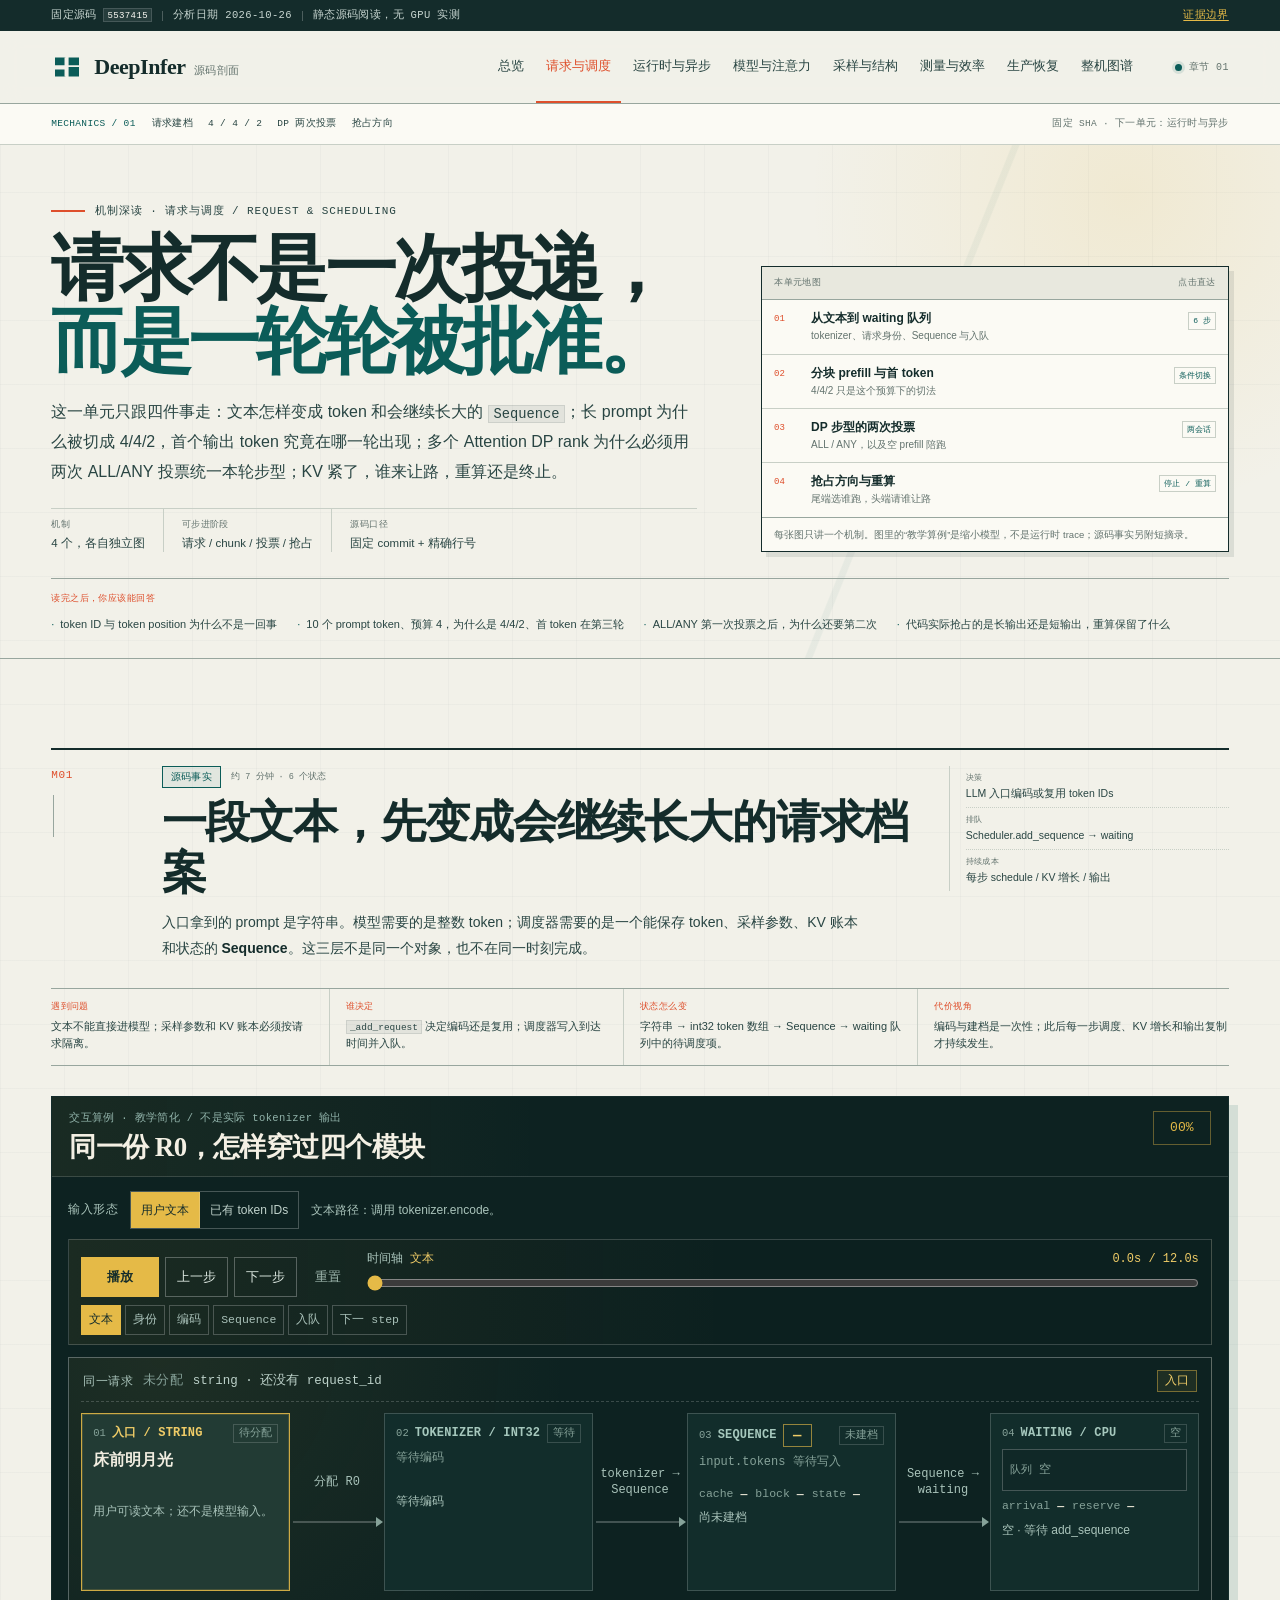
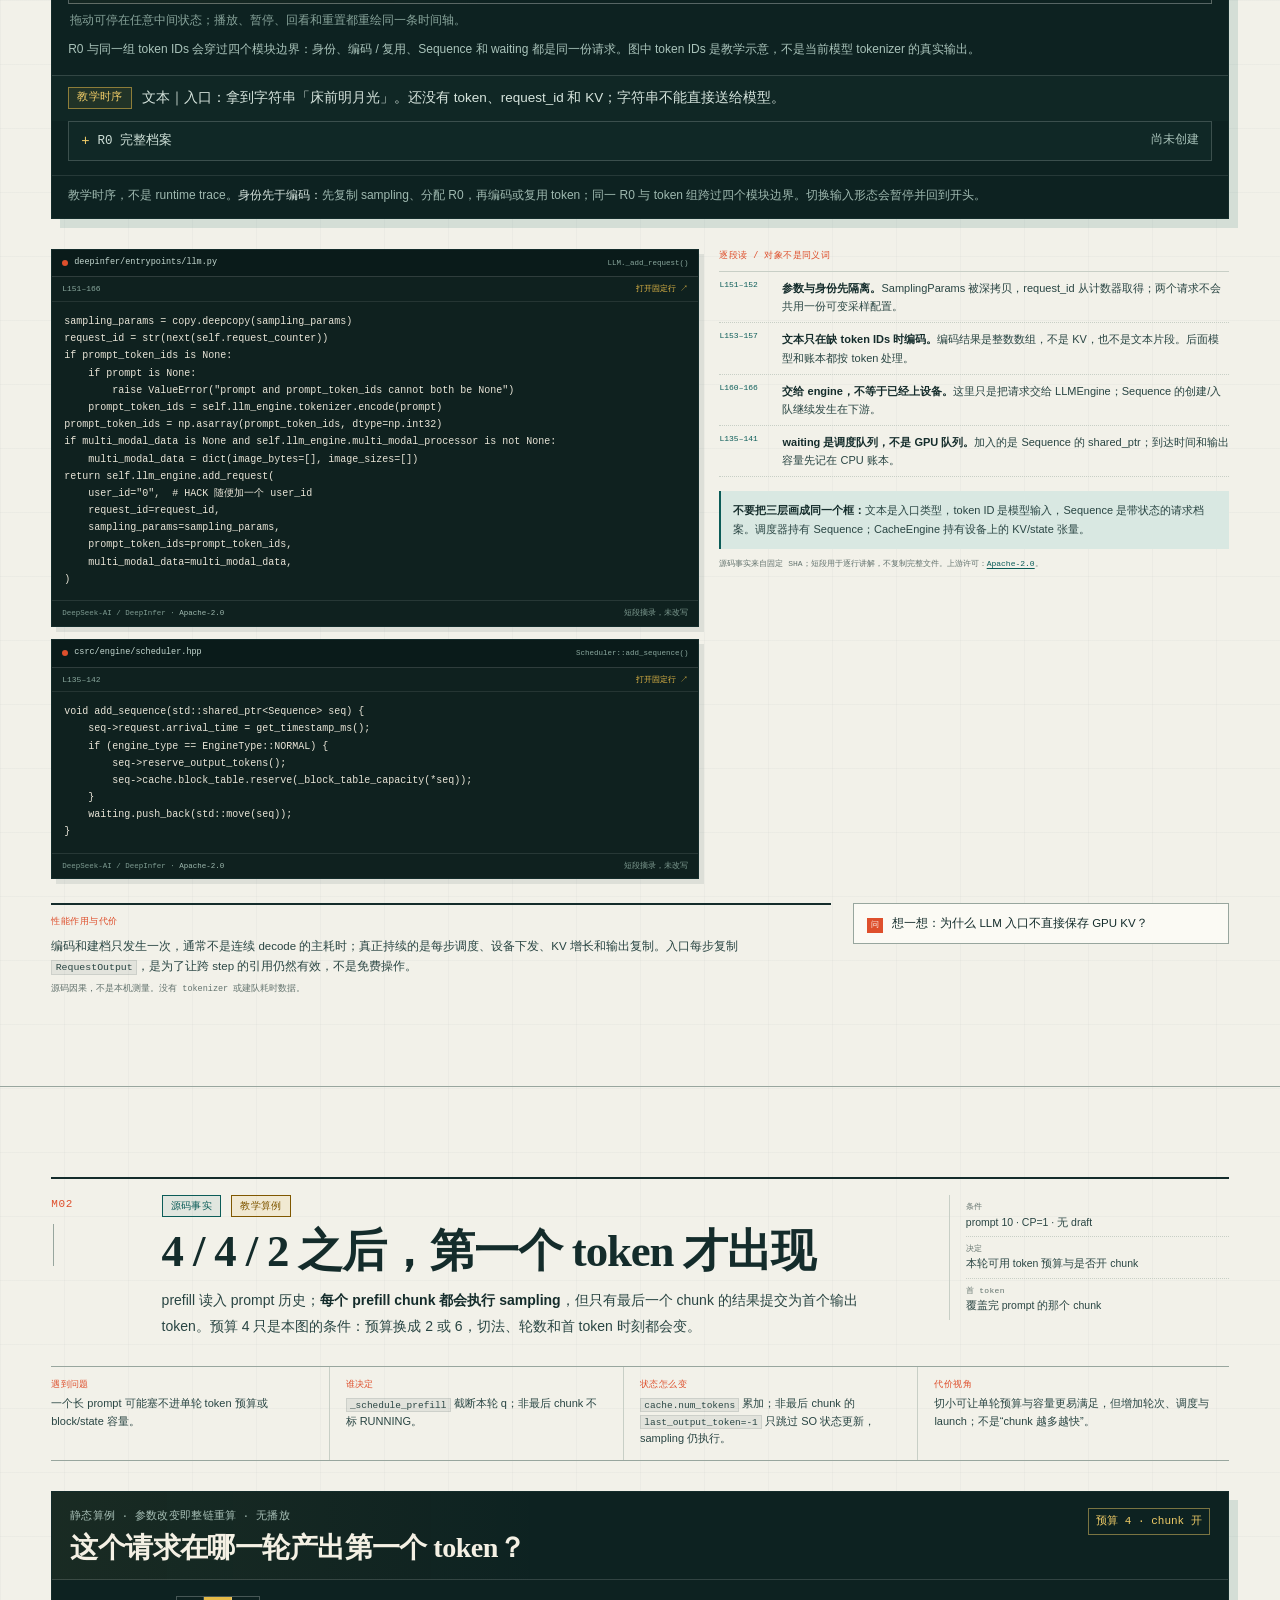
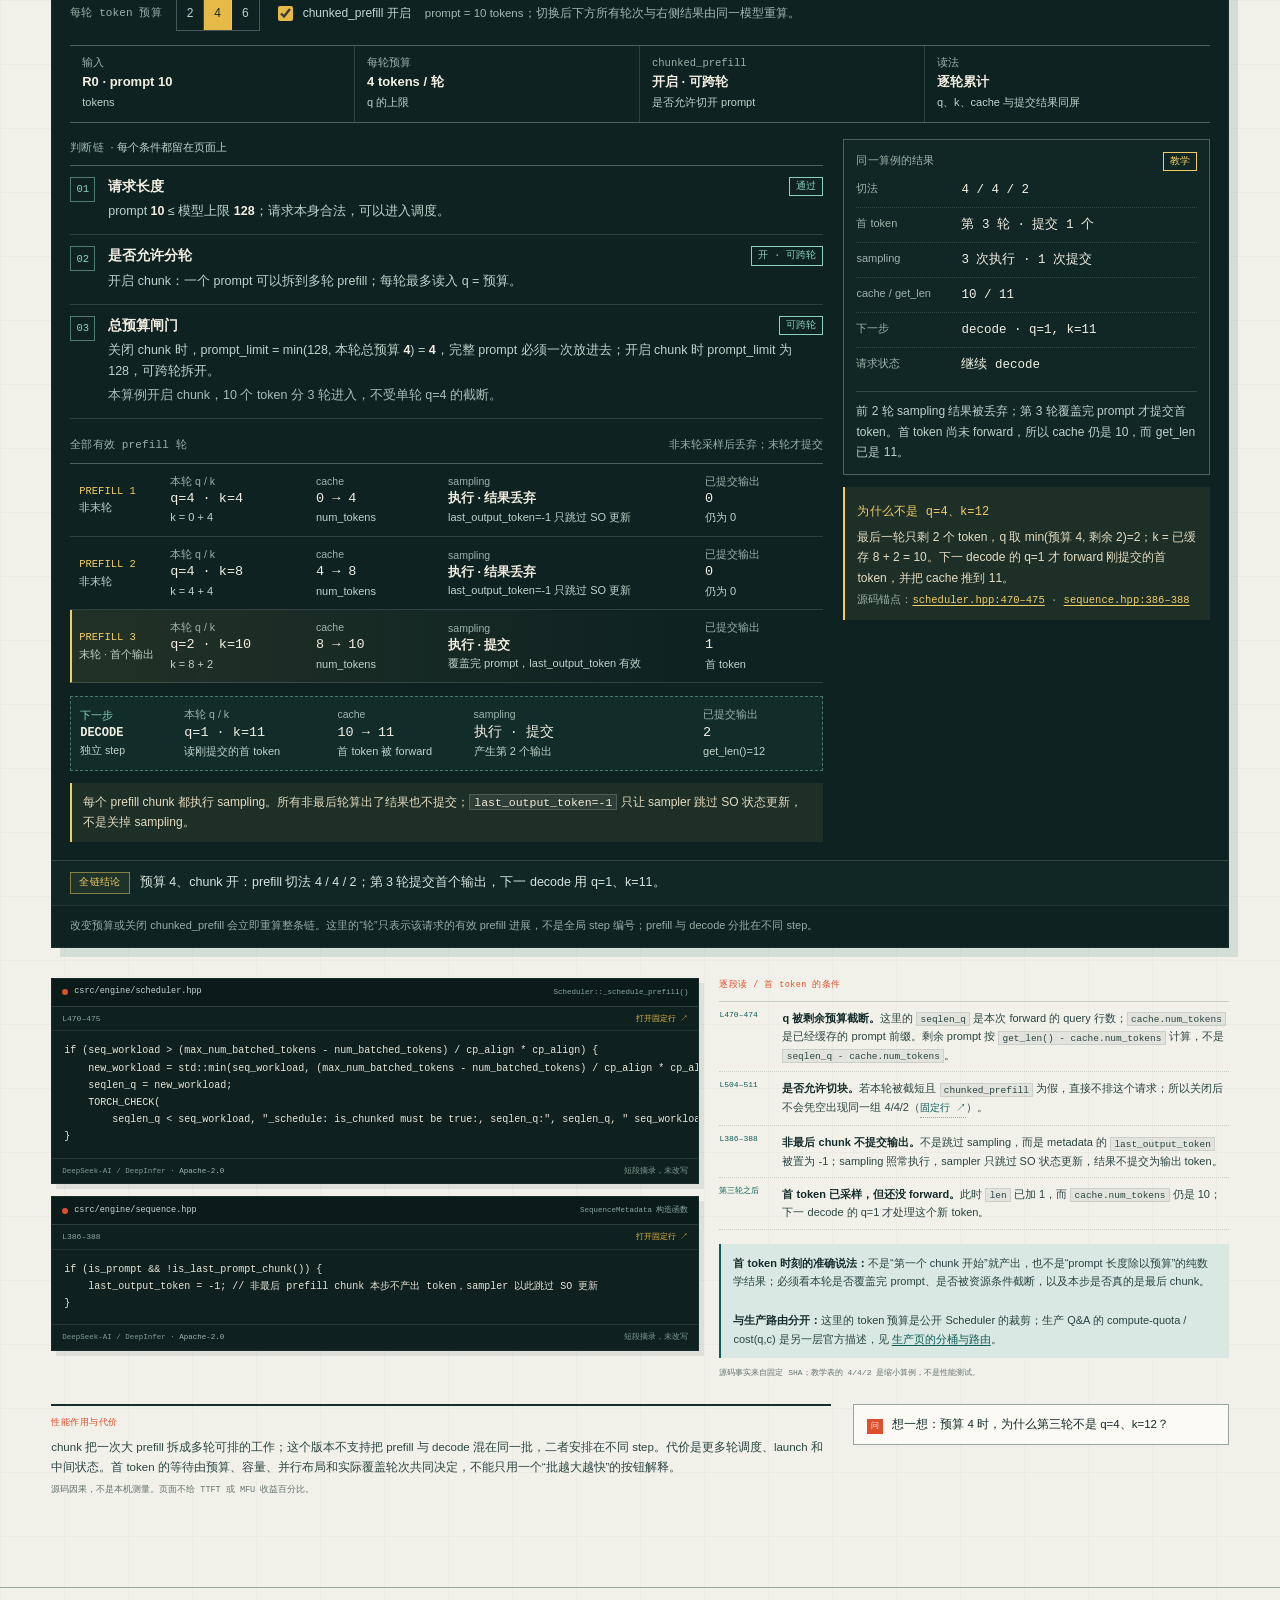
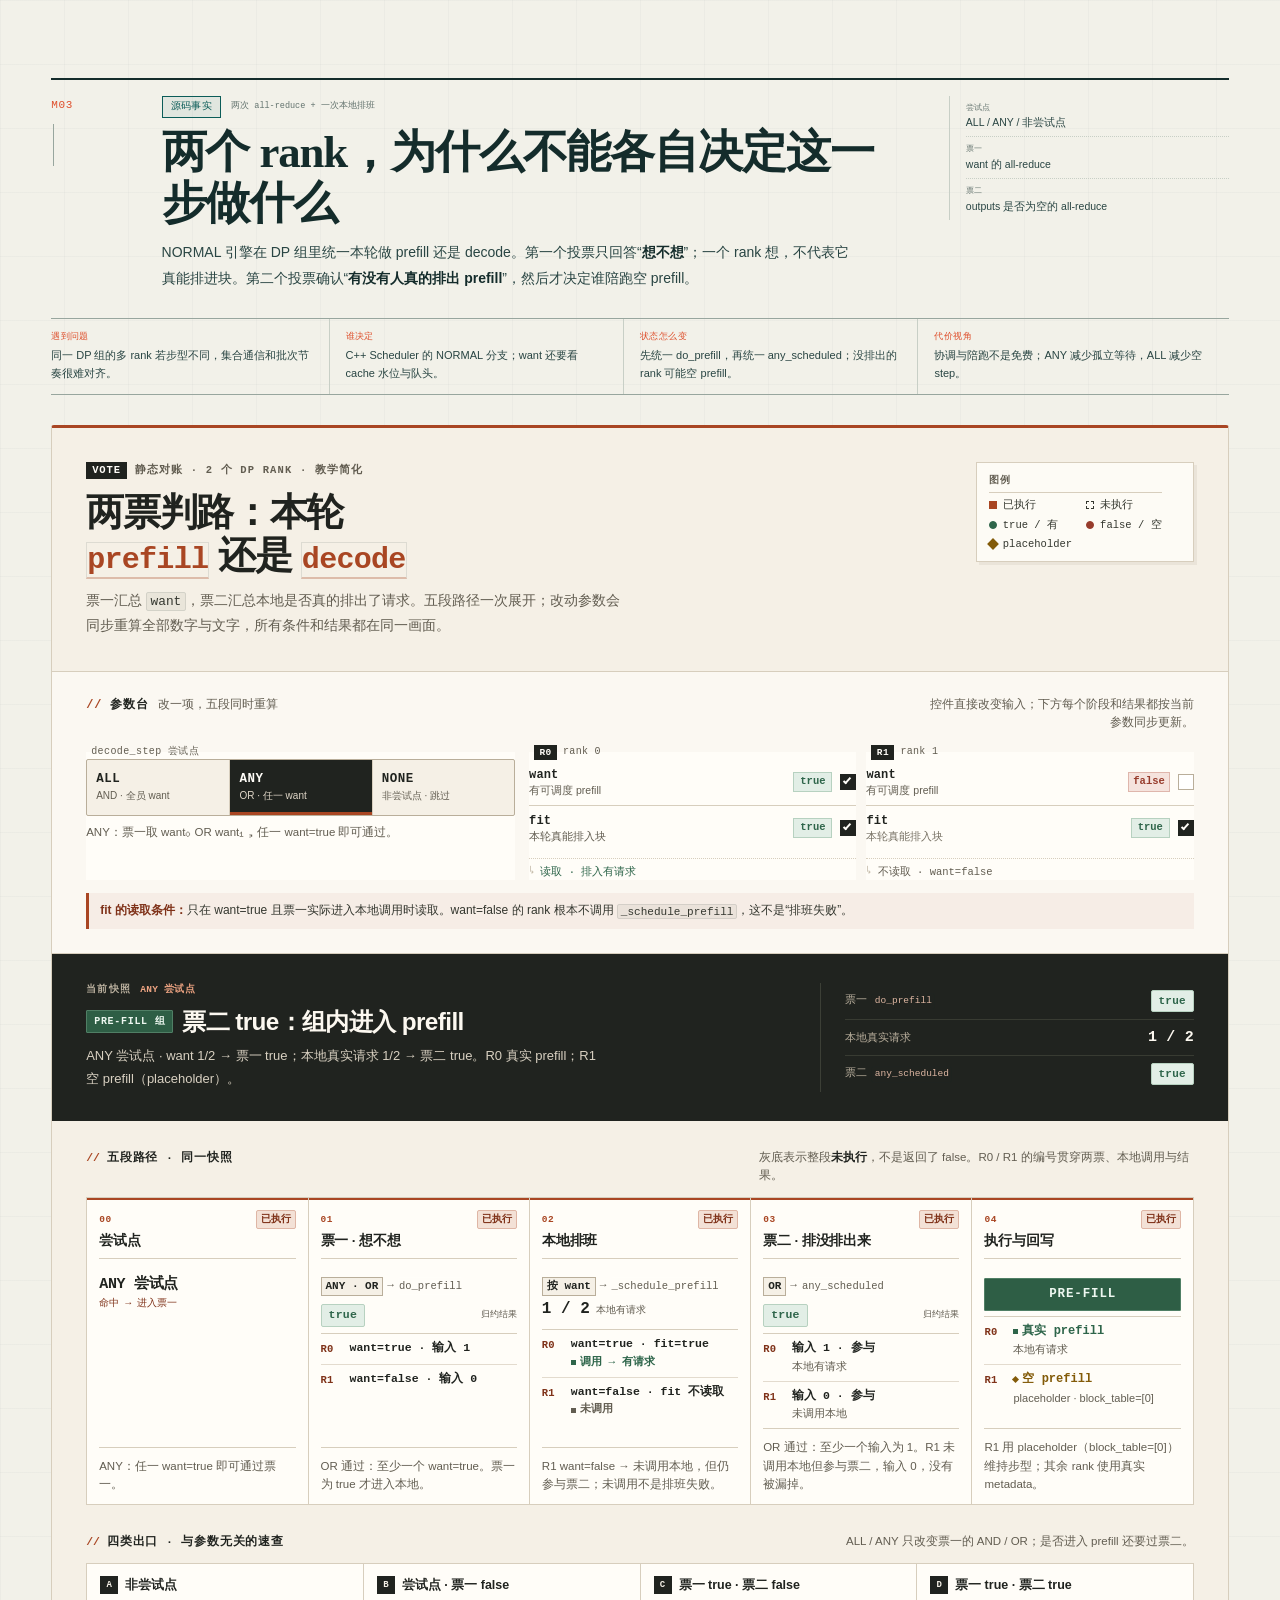
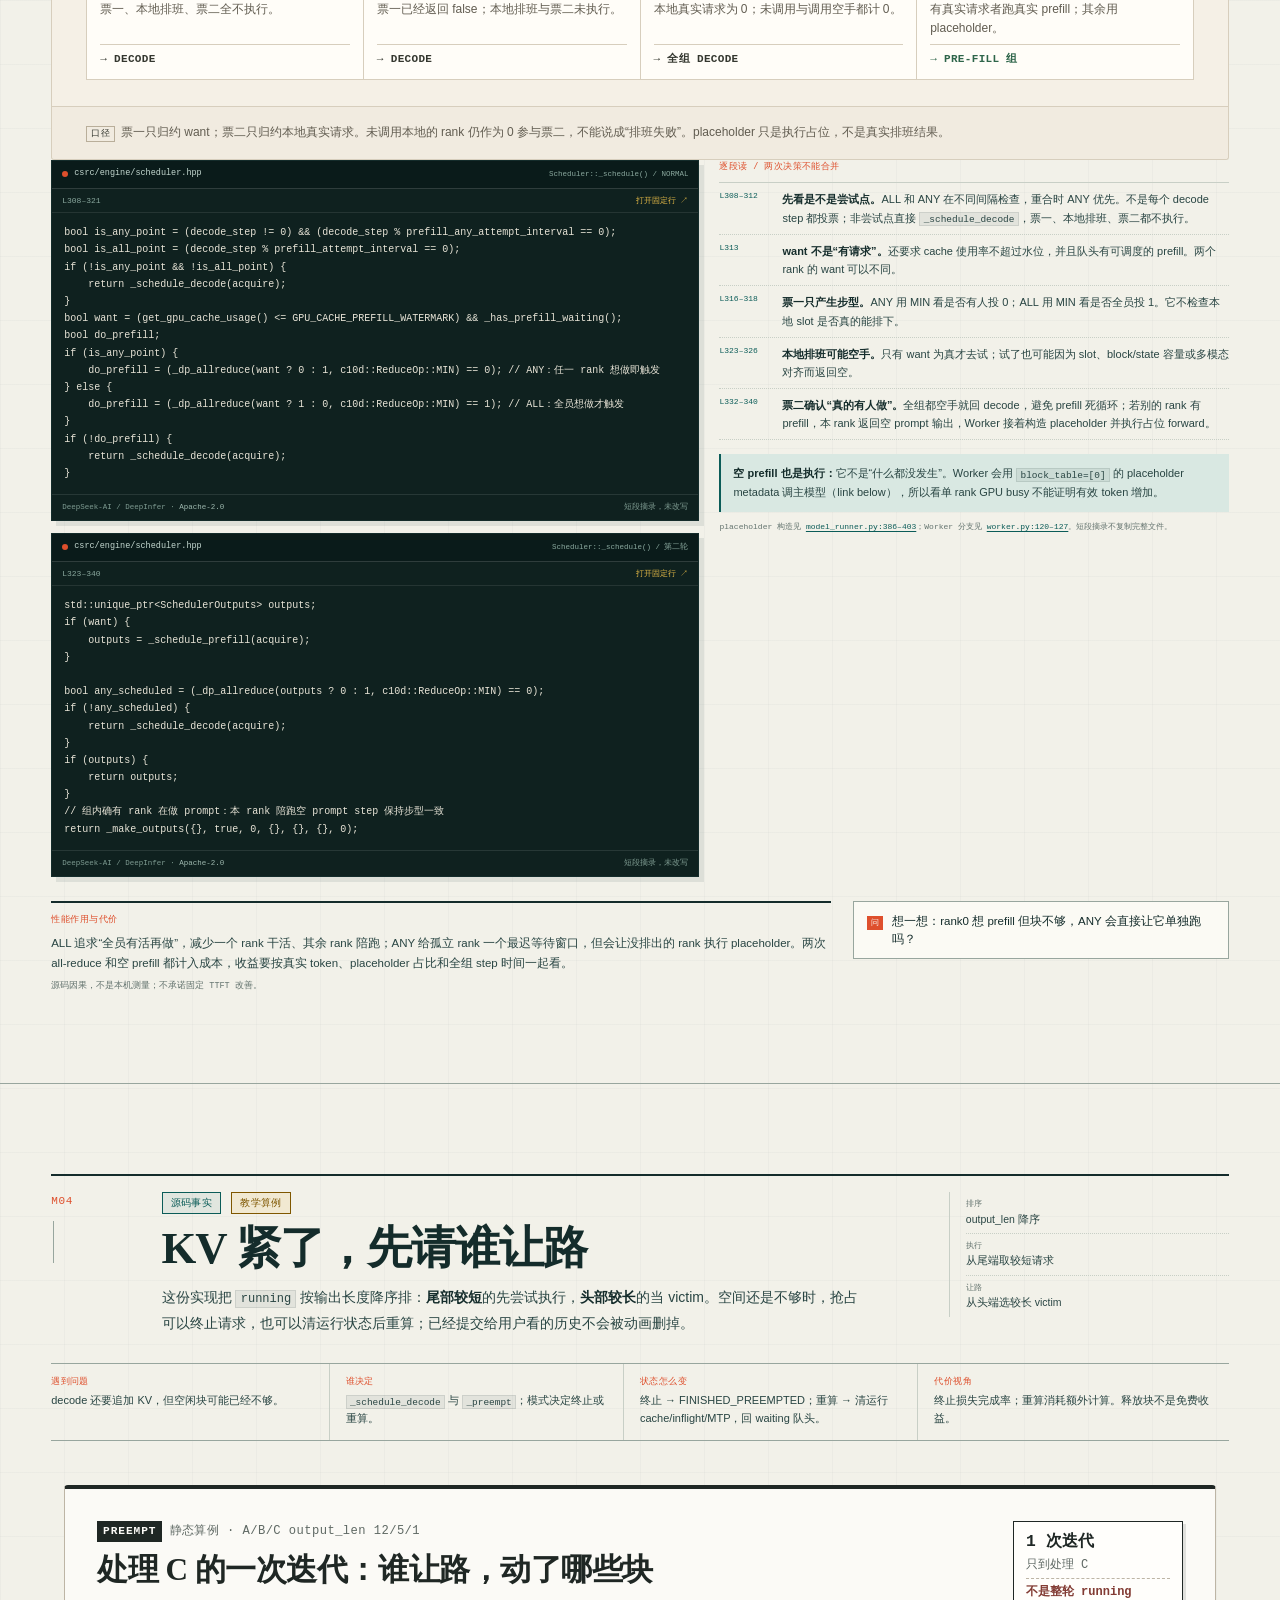
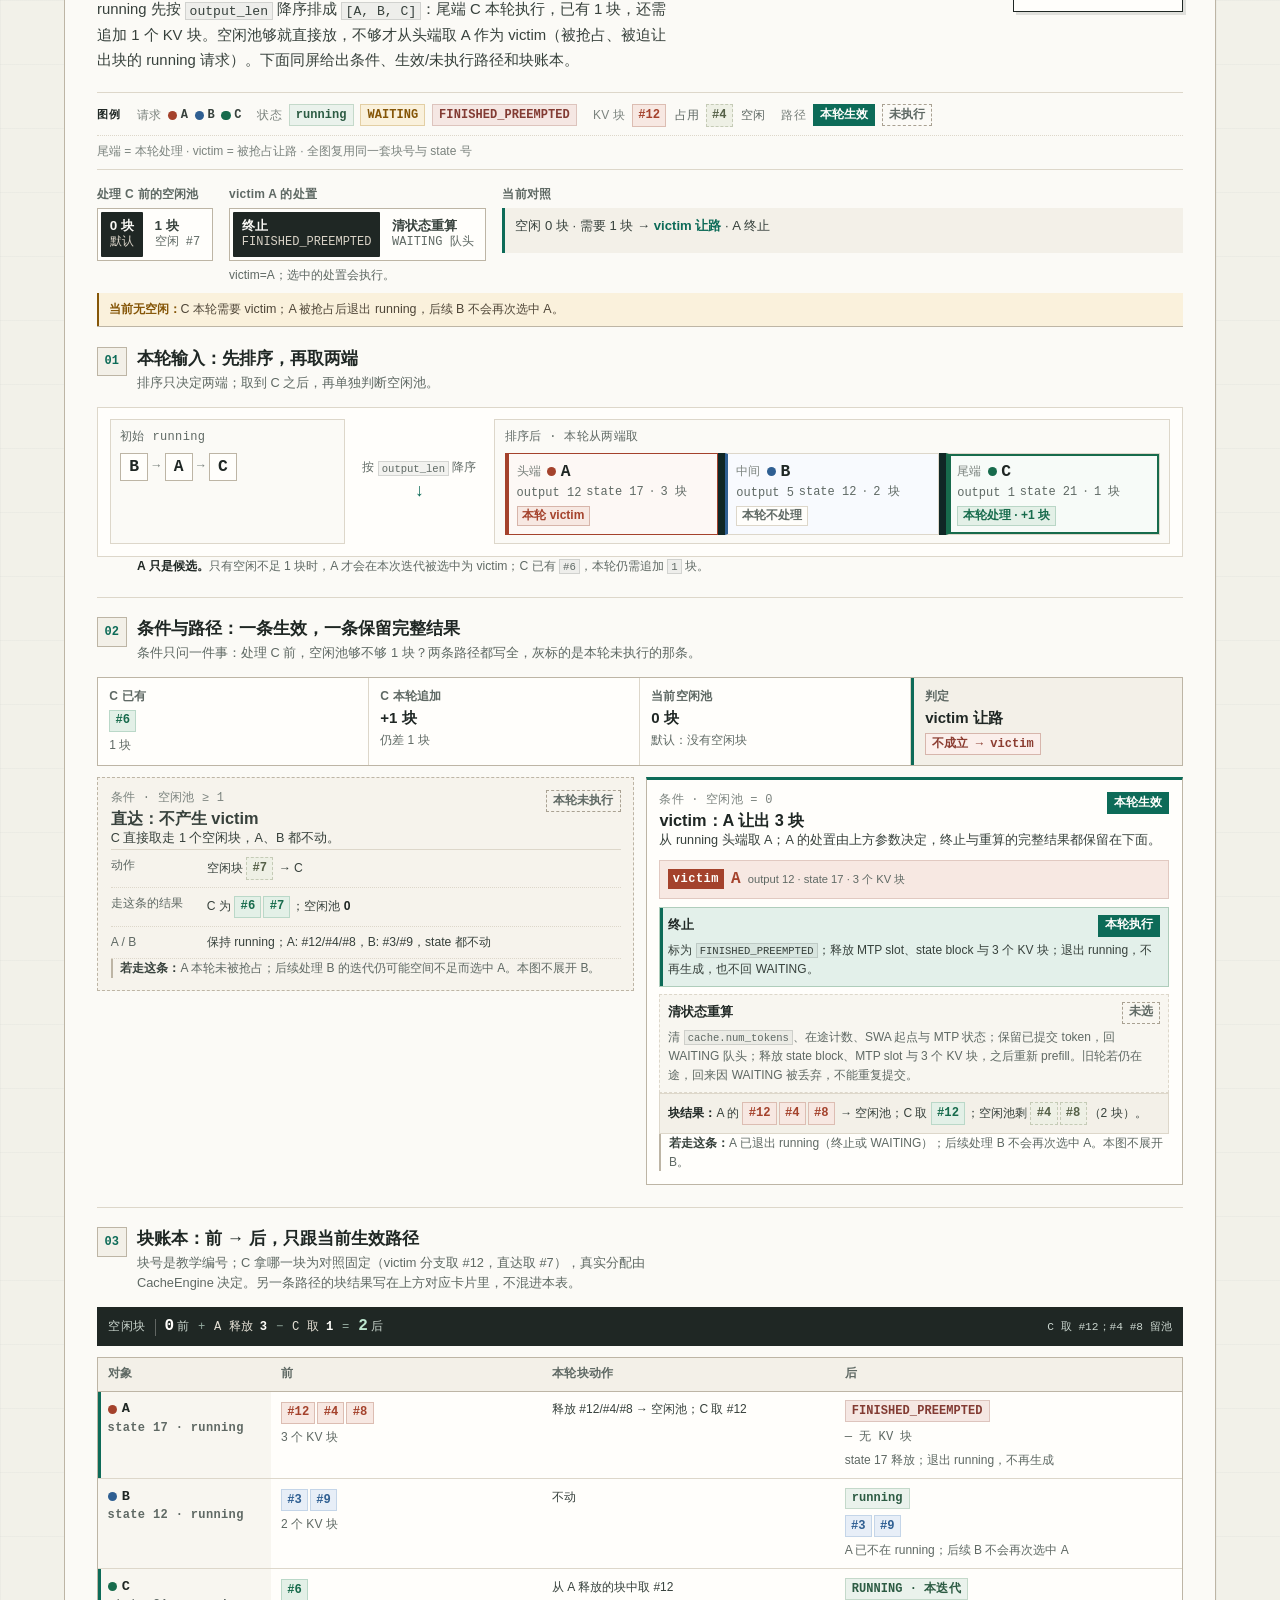
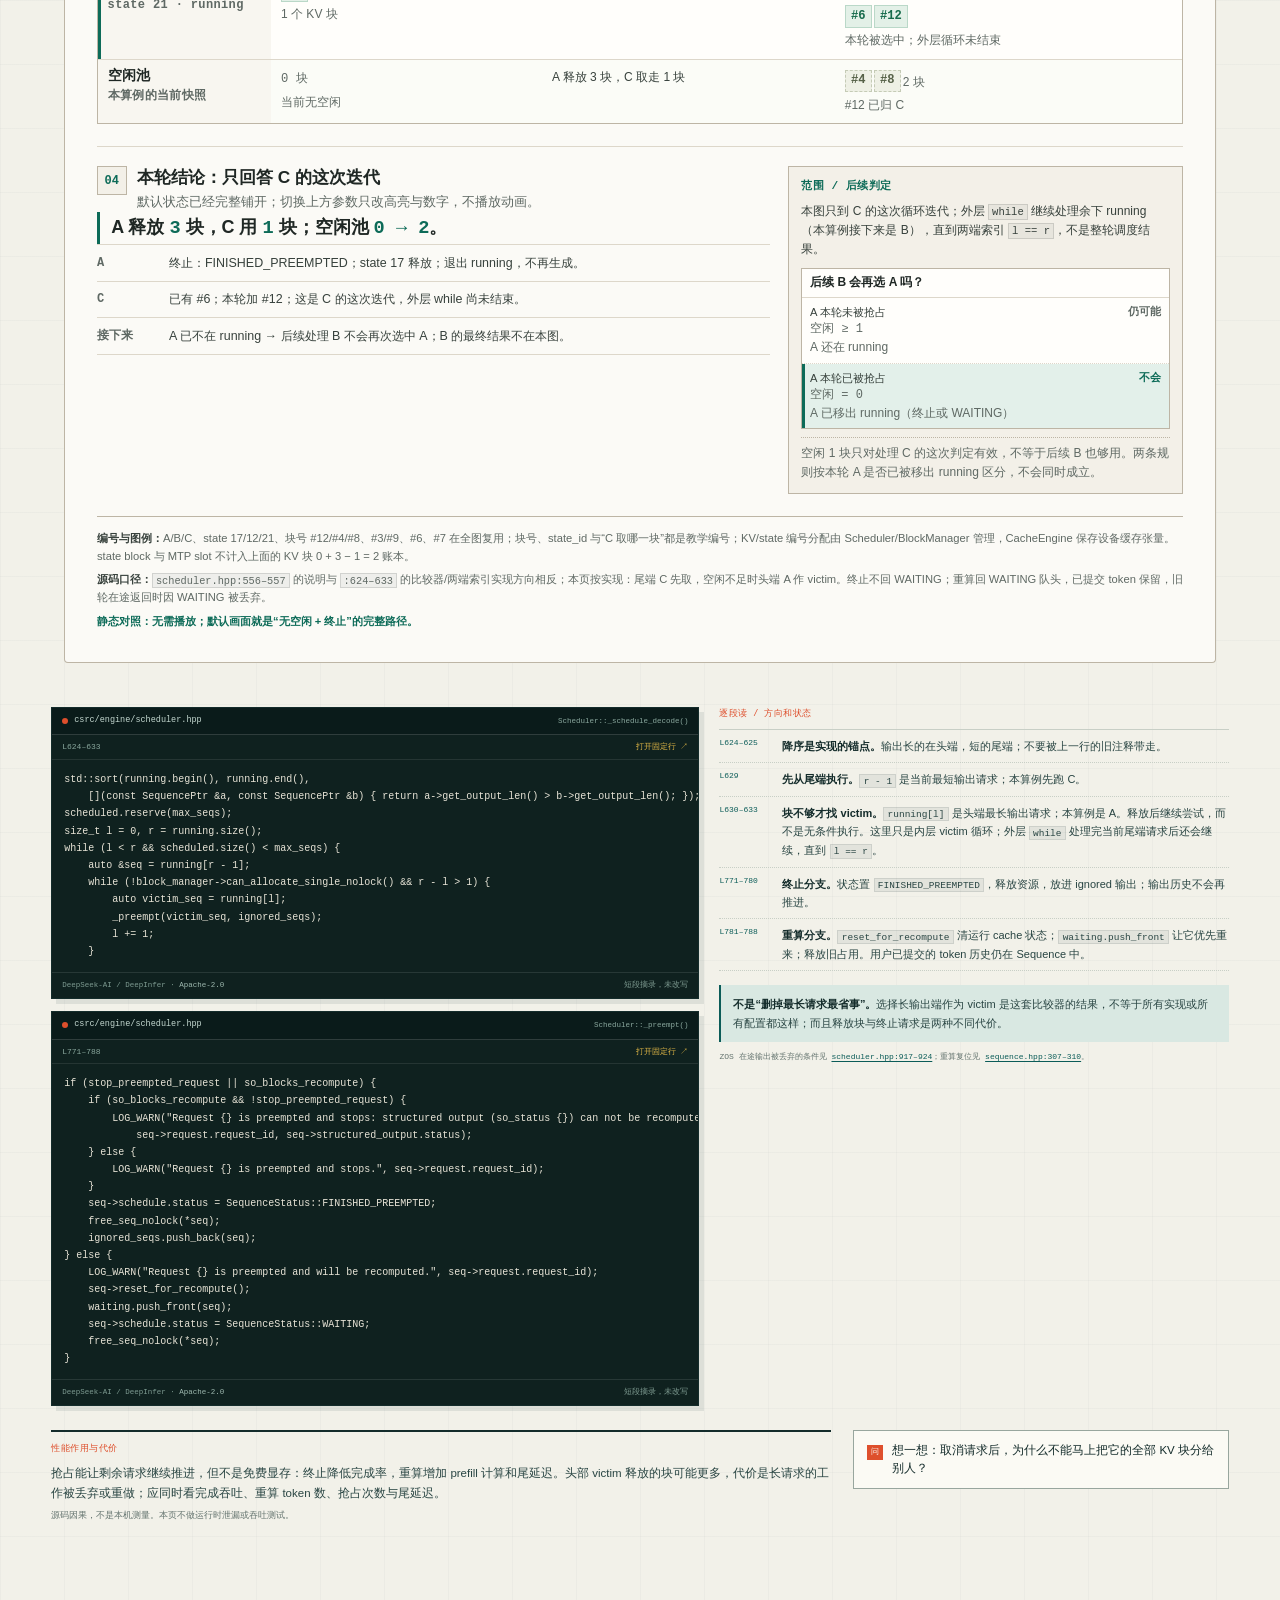
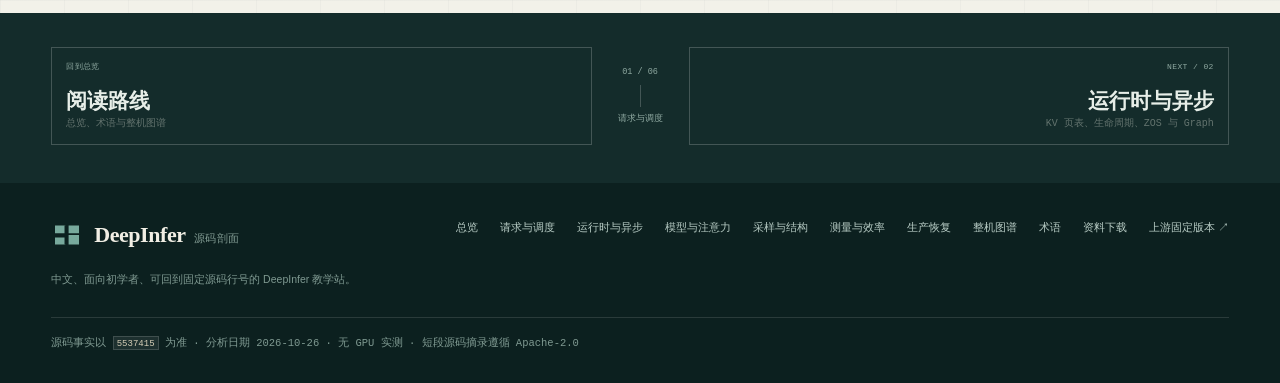
<file: scheduling.html>
<!doctype html>
<html lang="zh-CN" class="no-js">
<head>
  <meta charset="utf-8">
  <meta name="viewport" content="width=device-width, initial-scale=1">
  <title>请求与调度：从 tokens 到抢占 | DeepInfer 剖面</title>
  <meta name="description" content="DeepInfer 请求与调度机制导读：prompt 如何变成 token ID 与 Sequence，chunk prefill 的 4/4/2 与首 token，DP ALL/ANY 两次投票，decode 抢占与重算。固定 SHA，含可步进算例与源码小窗。">
  <meta name="color-scheme" content="light">
  <meta property="og:title" content="请求与调度 | DeepInfer 剖面">
  <meta property="og:description" content="请求不是一次投递，而是一轮轮被批准。步进四个机制，回到固定源码行。">
  <meta property="og:type" content="article">
  <link rel="icon" href="assets/favicon.svg" type="image/svg+xml">
  <link rel="stylesheet" href="assets/site.css">
  <link rel="stylesheet" href="assets/navigation.css">
  <link rel="stylesheet" href="assets/request-motion.css">
  <script>document.documentElement.classList.remove('no-js');document.documentElement.classList.add('js');</script>
  <script src="assets/mechanics.js" defer></script>
  <script src="assets/request-motion.js" defer></script>
  <link rel="stylesheet" href="assets/scheduling-static.css">
  <link rel="stylesheet" href="assets/vote-static.css">
  <link rel="stylesheet" href="assets/preempt-static.css">
</head>
<body class="unit-page">
<a class="skip-link" href="#main">跳到正文</a>
<div class="version-bar">
  <div class="wrap version-bar__in">
    <span>固定源码 <code>5537415</code></span>
    <span class="version-bar__sep" aria-hidden="true"></span>
    <span>分析日期 2026-10-26</span>
    <span class="version-bar__sep" aria-hidden="true"></span>
    <span>静态源码阅读，无 GPU 实测</span>
    <a href="index.html#boundary">证据边界</a>
  </div>
</div>

<header class="site-header">
  <div class="wrap site-header__in">
    <a class="brand" href="index.html" aria-label="DeepInfer 剖面首页">
      <svg class="brand__mark" viewBox="0 0 40 40" aria-hidden="true">
        <path d="M5 8h13v11H5zM22 8h13v24H22zM5 23h13v9H5z"/>
        <path class="brand__cut" d="M5 19h30M18 8v24"/>
      </svg>
      <span class="brand__text"><strong>DeepInfer</strong><span>源码剖面</span></span>
    </a>
    <nav class="primary-nav" aria-label="全站导航">
      <a href="index.html">总览</a>
      <a href="scheduling.html" aria-current="page">请求与调度</a>
      <a href="runtime.html">运行时与异步</a>
      <a href="model.html">模型与注意力</a>
      <a href="sampling.html">采样与结构</a>
      <a href="performance.html">测量与效率</a>
      <a href="production.html">生产恢复</a>
      <a href="atlas.html">整机图谱</a>
    </nav>
    <span class="header-status"><i aria-hidden="true"></i>章节 01</span>
  </div>
</header>

<div class="unit-ribbon">
  <div class="wrap unit-ribbon__in">
    <span class="unit-ribbon__label">MECHANICS / 01</span>
    <nav aria-label="本单元机制">
      <a href="#req">请求建档</a>
      <a href="#chunk">4 / 4 / 2</a>
      <a href="#vote">DP 两次投票</a>
      <a href="#preempt">抢占方向</a>
    </nav>
    <span class="unit-ribbon__note">固定 SHA · 下一单元：运行时与异步</span>
  </div>
</div>

<main id="main">
  <section class="unit-hero" aria-labelledby="unit-title">
    <div class="wrap">
      <p class="eyebrow"><span class="eyebrow__rule"></span>机制深读 · 请求与调度 / REQUEST &amp; SCHEDULING</p>
      <div class="unit-hero__grid">
        <div>
          <h1 id="unit-title">请求不是一次投递，<br><span>而是一轮轮被批准。</span></h1>
          <p class="unit-hero__lede">这一单元只跟四件事走：文本怎样变成 token 和会继续长大的 <code>Sequence</code>；长 prompt 为什么被切成 4/4/2，首个输出 token 究竟在哪一轮出现；多个 Attention DP rank 为什么必须用两次 ALL/ANY 投票统一本轮步型；KV 紧了，谁来让路，重算还是终止。</p>
          <dl class="unit-hero__facts" aria-label="本单元阅读信息">
            <div><dt>机制</dt><dd>4 个，各自独立图</dd></div>
            <div><dt>可步进阶段</dt><dd>请求 / chunk / 投票 / 抢占</dd></div>
            <div><dt>源码口径</dt><dd>固定 commit + 精确行号</dd></div>
          </dl>
        </div>
        <aside class="unit-map" aria-labelledby="unit-map-title">
          <div class="unit-map__head"><span id="unit-map-title">本单元地图</span><span>点击直达</span></div>
          <ol>
            <li><a href="#req"><span class="num">01</span><span><strong>从文本到 waiting 队列</strong><small>tokenizer、请求身份、Sequence 与入队</small></span><span class="unit-map__state">6 步</span></a></li>
            <li><a href="#chunk"><span class="num">02</span><span><strong>分块 prefill 与首 token</strong><small>4/4/2 只是这个预算下的切法</small></span><span class="unit-map__state">条件切换</span></a></li>
            <li><a href="#vote"><span class="num">03</span><span><strong>DP 步型的两次投票</strong><small>ALL / ANY，以及空 prefill 陪跑</small></span><span class="unit-map__state">两会话</span></a></li>
            <li><a href="#preempt"><span class="num">04</span><span><strong>抢占方向与重算</strong><small>尾端选谁跑，头端请谁让路</small></span><span class="unit-map__state">停止 / 重算</span></a></li>
          </ol>
          <p class="unit-map__foot">每张图只讲一个机制。图里的“教学算例”是缩小模型，不是运行时 trace；源码事实另附短摘录。</p>
        </aside>
      </div>
      <div class="unit-contract">
        <span>读完之后，你应该能回答</span>
        <ul>
          <li>token ID 与 token position 为什么不是一回事</li>
          <li>10 个 prompt token、预算 4，为什么是 4/4/2、首 token 在第三轮</li>
          <li>ALL/ANY 第一次投票之后，为什么还要第二次</li>
          <li>代码实际抢占的是长输出还是短输出，重算保留了什么</li>
        </ul>
      </div>
    </div>
  </section>

  <noscript>
    <div class="wrap">
      <p class="unit-noscript"><strong>JavaScript 已关闭。</strong>所有机制正文、源码小窗、思考题和每张图下方的“无 JavaScript 分步回退”都可阅读；自动播放、条件开关与滑块会被隐藏。交互算例的数值与结论已在回退文字里列出。</p>
    </div>
  </noscript>

  <section class="mech mech-first" id="req" aria-labelledby="req-title">
    <div class="wrap">
      <header class="mech-head">
        <div class="mech-head__no"><span>M01</span><i aria-hidden="true"></i></div>
        <div>
          <div class="mech-kicker"><span class="tag tag--source">源码事实</span><span class="mech-time">约 7 分钟 · 6 个状态</span></div>
          <h2 id="req-title">一段文本，先变成会继续长大的请求档案</h2>
          <p class="mech-thesis">入口拿到的 prompt 是字符串。模型需要的是整数 token；调度器需要的是一个能保存 token、采样参数、KV 账本和状态的 <strong>Sequence</strong>。这三层不是同一个对象，也不在同一时刻完成。</p>
        </div>
        <dl class="mech-meta">
          <div><dt>决策</dt><dd>LLM 入口编码或复用 token IDs</dd></div>
          <div><dt>排队</dt><dd>Scheduler.add_sequence → waiting</dd></div>
          <div><dt>持续成本</dt><dd>每步 schedule / KV 增长 / 输出</dd></div>
        </dl>
      </header>

      <dl class="mech-facts">
        <div><dt>遇到问题</dt><dd>文本不能直接进模型；采样参数和 KV 账本必须按请求隔离。</dd></div>
        <div><dt>谁决定</dt><dd><code>_add_request</code> 决定编码还是复用；调度器写入到达时间并入队。</dd></div>
        <div><dt>状态怎么变</dt><dd>字符串 → int32 token 数组 → Sequence → waiting 队列中的待调度项。</dd></div>
        <div><dt>代价视角</dt><dd>编码与建档是一次性；此后每一步调度、KV 增长和输出复制才持续发生。</dd></div>
      </dl>

      <figure class="lab lab--request" data-lab="request" aria-labelledby="lab-req-title">
        <div class="lab-head">
          <div>
            <span class="lab-kicker">交互算例 · 教学简化 / 不是实际 tokenizer 输出</span>
            <h3 id="lab-req-title">同一份 R0，怎样穿过四个模块</h3>
          </div>
          <span class="lab-count" data-count aria-label="动画进度">00%</span>
        </div>
        <div class="lab-canvas">
          <div class="lab-params js-only">
            <span class="param-label">输入形态</span>
            <div class="seg" role="group" aria-label="选择请求输入形态">
              <button type="button" data-input-kind="text" aria-pressed="true">用户文本</button>
              <button type="button" data-input-kind="ids" aria-pressed="false">已有 token IDs</button>
            </div>
            <span class="lab-note" data-req-kind-note>文本路径：调用 tokenizer.encode。</span>
          </div>

          <div class="req-player js-only">
            <div class="req-transport">
              <div class="req-transport__main">
                <div class="req-buttons" role="group" aria-label="请求建档播放控制">
                  <button type="button" class="control control--play req-play" data-play aria-pressed="false">播放</button>
                  <button type="button" class="control" data-prev>上一步</button>
                  <button type="button" class="control" data-next>下一步</button>
                  <button type="button" class="control control--reset" data-reset>重置</button>
                </div>
                <div class="req-timebox">
                  <div class="req-timebox__head">
                    <label for="req-scrub">时间轴 <span data-req-phase-label>入口</span></label>
                    <span class="req-scrub__time" data-req-time>0.0s / 12.0s</span>
                  </div>
                  <input id="req-scrub" type="range" min="0" max="1000" value="0" step="1" data-req-scrub aria-describedby="req-scrub-note">
                </div>
              </div>
              <div class="req-steps" data-steps aria-label="按阶段跳转"></div>
              <p class="req-motion-note" data-req-motion-note hidden>系统偏好减少动态效果：当前显示静态总览，不会自动播放。可用时间轴或阶段按钮逐段查看。</p>
            </div>

            <div class="req-stage" data-req-stage>
              <div class="req-passport">
                <span class="req-passport__label">同一请求</span>
                <strong class="req-passport__id" data-req-id-badge>未分配</strong>
                <span class="req-passport__meta" data-req-id-meta>string · 还没有 request_id</span>
                <span class="req-passport__state" data-req-stage-state>入口</span>
              </div>

              <div class="req-flow" data-req-pipe aria-label="请求经过的四个模块">
                <div class="req-stop" data-req-node="prompt">
                  <div class="req-module">
                    <div class="req-module__head">
                      <span class="req-module__no">01</span>
                      <span class="req-module__label" data-req-prompt-label>入口 / STRING</span>
                      <span class="req-pass" data-req-pass="prompt">待分配</span>
                    </div>
                    <div class="req-module__headline">
                      <strong class="req-module__title" data-req-prompt-title>床前明月光</strong>
                      <span class="req-stamp" data-req-stamp>
                        <span>sampling ×1</span>
                        <b data-req-stamp-id>R0</b>
                      </span>
                    </div>
                    <div class="token-strip req-entry-ids" data-req-entry-ids aria-label="入口已有的 token IDs" hidden></div>
                    <p class="req-module__note" data-req-prompt-note>用户可读文本；还不是模型输入。</p>
                  </div>
                </div>

                <div class="req-link" data-req-link="to-tokens" aria-hidden="true">
                  <span class="req-link__action" data-req-link-label="to-tokens">分配 R0</span>
                  <span class="req-link__rail">
                    <i class="req-link__line"></i>
                    <span class="req-courier" data-req-courier="to-tokens">
                      <b data-req-courier-id>R0</b>
                      <span class="req-courier__meta" data-req-courier-meta>string</span>
                    </span>
                    <i class="req-link__arrow" aria-hidden="true"></i>
                  </span>
                </div>

                <div class="req-stop" data-req-node="tokens">
                  <div class="req-module">
                    <div class="req-module__head">
                      <span class="req-module__no">02</span>
                      <span class="req-module__label" data-req-token-label>TOKENIZER / INT32</span>
                      <span class="req-pass" data-req-pass="tokens">等待</span>
                    </div>
                    <div class="token-strip" data-req-tokens aria-label="token ID 序列">
                      <span class="queue-empty" data-req-tokens-empty>等待编码</span>
                    </div>
                    <span class="req-meter" data-req-meter aria-hidden="true"><i data-req-meter-fill></i></span>
                    <p class="req-module__note" data-req-token-note>词表编号；不是位置。</p>
                  </div>
                </div>

                <div class="req-link" data-req-link="to-sequence" aria-hidden="true">
                  <span class="req-link__action" data-req-link-label="to-sequence">tokenizer → Sequence</span>
                  <span class="req-link__rail">
                    <i class="req-link__line"></i>
                    <span class="req-courier" data-req-courier="to-sequence">
                      <b data-req-courier-id>R0</b>
                      <span class="req-courier__meta" data-req-courier-meta>6 ids</span>
                    </span>
                    <i class="req-link__arrow" aria-hidden="true"></i>
                  </span>
                </div>

                <div class="req-stop" data-req-node="sequence">
                  <div class="req-module">
                    <div class="req-module__head">
                      <span class="req-module__no">03</span>
                      <span class="req-module__label">SEQUENCE</span>
                      <span class="req-id-chip" data-req-seq-id>—</span>
                      <span class="req-pass" data-req-pass="sequence">未建档</span>
                    </div>
                    <div class="token-strip token-strip--seq" data-req-seq-tokens aria-label="Sequence 尚未建档">
                      <span class="queue-empty" data-req-seq-empty>input.tokens 等待写入</span>
                    </div>
                    <p class="req-module__fields">
                      <span>cache <b data-req-field="cache">—</b></span>
                      <span>block <b data-req-field="table">—</b></span>
                      <span>state <b data-req-field="state">—</b></span>
                    </p>
                    <p class="req-module__note" data-req-seq-note>尚未建档</p>
                  </div>
                </div>

                <div class="req-link" data-req-link="to-waiting" aria-hidden="true">
                  <span class="req-link__action" data-req-link-label="to-waiting">Sequence → waiting</span>
                  <span class="req-link__rail">
                    <i class="req-link__line"></i>
                    <span class="req-courier" data-req-courier="to-waiting">
                      <b data-req-courier-id>R0</b>
                      <span class="req-courier__meta" data-req-courier-meta>Seq</span>
                    </span>
                    <i class="req-link__arrow" aria-hidden="true"></i>
                  </span>
                </div>

                <div class="req-stop" data-req-node="queue">
                  <div class="req-module">
                    <div class="req-module__head">
                      <span class="req-module__no">04</span>
                      <span class="req-module__label">WAITING / CPU</span>
                      <span class="req-pass" data-req-pass="queue">空</span>
                    </div>
                    <div class="queue-box" data-req-queue>
                      <span class="queue-box__label">队列</span>
                      <span class="queue-empty" data-req-queue-empty>空</span>
                      <span class="req-queue-ticket" data-req-queue-ticket>
                        <b>R0</b>
                        <span class="req-queue-tokens" data-req-queue-tokens aria-label="入队 token ID 序列"></span>
                      </span>
                    </div>
                    <p class="req-module__fields">
                      <span>arrival <b data-req-field="arrival">—</b></span>
                      <span>reserve <b data-req-field="reserve">—</b></span>
                    </p>
                    <p class="req-module__note" data-req-queue-note>尚无 GPU 执行</p>
                  </div>
                </div>
              </div>
            </div>
          </div>

          <p class="req-scrub__note js-only" id="req-scrub-note">拖动可停在任意中间状态；播放、暂停、回看和重置都重绘同一条时间轴。</p>

          <p class="chunk-note req-note">R0 与同一组 token IDs 会穿过四个模块边界：身份、编码 / 复用、Sequence 和 waiting 都是同一份请求。图中 token IDs 是教学示意，不是当前模型 tokenizer 的真实输出。</p>

          <div class="nojs-fallback nojs-only">
            <h4>无 JavaScript 分步回退</h4>
            <ol>
              <li><strong>入口：</strong>收到 prompt 字符串，或调用方已给的 <code>prompt_token_ids</code>；还没有 request_id。</li>
              <li><strong>参数与身份：</strong><code>_add_request</code> 先深拷贝 SamplingParams，再从计数器分配 <code>request_id=R0</code>；此时编码尚未开始。</li>
              <li><strong>编码 / 复用：</strong>文本路径调用 <code>tokenizer.encode(prompt)</code>，再转成 <code>int32</code> 数组；已有 IDs 跳过 encode，只做同样的类型转换。Token ID 是词表编号，不是位置。</li>
              <li><strong>Sequence：</strong>引擎用同一组 token 创建请求档案，包含 input tokens、sampling、KV/state 账本和状态；初始 <code>cache.num_tokens=0</code>、<code>block_table</code> 空、<code>state_id=-1</code>。</li>
              <li><strong>入队：</strong><code>Scheduler.add_sequence</code> 写入 arrival_time，预留输出 token 与 block table 容量，把同一个 R0 放入 waiting。此时还没有 GPU forward。</li>
              <li><strong>step：</strong>之后每次 <code>LLMEngine.step()</code> 只排一轮；一个 step 不等于一整个请求，也不保证一轮只产一个 token。</li>
            </ol>
          </div>
        </div>

        <div class="lab-state">
          <span class="tag tag--sim" data-state-kind>教学时序</span>
          <p data-live aria-live="polite" aria-atomic="true">入口：只拿到一段文本。文本不能直接送给模型，也还没有请求 ID。</p>
        </div>

        <details class="req-dossier js-only">
          <summary><span>R0 完整档案</span><span class="req-dossier__hint" data-req-dossier-hint>尚未创建</span></summary>
          <div class="req-dossier__grid">
            <div class="field-row"><span>request_id</span><span data-req-field="id">—</span></div>
            <div class="field-row"><span>input.tokens</span><span data-req-field="len">—</span></div>
            <div class="field-row"><span>sampling</span><span data-req-field="sampling">—</span></div>
            <div class="field-row"><span>cache.num_tokens</span><span data-req-field="cache">—</span></div>
            <div class="field-row"><span>block_table</span><span data-req-field="table">—</span></div>
            <div class="field-row"><span>state_id</span><span data-req-field="state">—</span></div>
            <div class="field-row"><span>arrival_time</span><span data-req-field="arrival">—</span></div>
            <div class="field-row"><span>output reserve</span><span data-req-field="reserve">—</span></div>
            <div class="field-row"><span>schedule.status</span><span data-req-field="status">尚未创建</span></div>
          </div>
        </details>

        <p class="lab-foot">教学时序，不是 runtime trace。<b>身份先于编码：</b>先复制 sampling、分配 R0，再编码或复用 token；同一 R0 与 token 组跨过四个模块边界。切换输入形态会暂停并回到开头。</p>
      </figure>


      <div class="source-explain">
        <div>
          <article class="source-window" aria-label="llm.py 源码摘录">
            <div class="source-window__bar">
              <div><span class="source-dot" aria-hidden="true"></span><span class="src-file">deepinfer/entrypoints/llm.py</span></div>
              <span class="src-function">LLM._add_request()</span>
            </div>
            <div class="source-window__meta"><span>L151–166</span><a href="https://github.com/deepseek-ai/DeepInfer/blob/553741557a57df44a46fb3ab72b6aafeaf945337/deepinfer/entrypoints/llm.py#L151-L166" target="_blank" rel="noopener noreferrer">打开固定行 ↗</a></div>
            <pre><code>sampling_params = copy.deepcopy(sampling_params)
request_id = str(next(self.request_counter))
if prompt_token_ids is None:
    if prompt is None:
        raise ValueError("prompt and prompt_token_ids cannot both be None")
    prompt_token_ids = self.llm_engine.tokenizer.encode(prompt)
prompt_token_ids = np.asarray(prompt_token_ids, dtype=np.int32)
if multi_modal_data is None and self.llm_engine.multi_modal_processor is not None:
    multi_modal_data = dict(image_bytes=[], image_sizes=[])
return self.llm_engine.add_request(
    user_id="0",  # HACK 随便加一个 user_id
    request_id=request_id,
    sampling_params=sampling_params,
    prompt_token_ids=prompt_token_ids,
    multi_modal_data=multi_modal_data,
)</code></pre>
            <div class="source-window__foot"><span>DeepSeek-AI / DeepInfer · <a href="https://github.com/deepseek-ai/DeepInfer/blob/553741557a57df44a46fb3ab72b6aafeaf945337/LICENSE" target="_blank" rel="noopener noreferrer">Apache-2.0</a></span><span>短段摘录，未改写</span></div>
          </article>
          <article class="source-window" aria-label="scheduler.hpp 源码摘录">
            <div class="source-window__bar">
              <div><span class="source-dot" aria-hidden="true"></span><span class="src-file">csrc/engine/scheduler.hpp</span></div>
              <span class="src-function">Scheduler::add_sequence()</span>
            </div>
            <div class="source-window__meta"><span>L135–142</span><a href="https://github.com/deepseek-ai/DeepInfer/blob/553741557a57df44a46fb3ab72b6aafeaf945337/csrc/engine/scheduler.hpp#L135-L142" target="_blank" rel="noopener noreferrer">打开固定行 ↗</a></div>
            <pre><code>void add_sequence(std::shared_ptr&lt;Sequence&gt; seq) {
    seq-&gt;request.arrival_time = get_timestamp_ms();
    if (engine_type == EngineType::NORMAL) {
        seq-&gt;reserve_output_tokens();
        seq-&gt;cache.block_table.reserve(_block_table_capacity(*seq));
    }
    waiting.push_back(std::move(seq));
}</code></pre>
            <div class="source-window__foot"><span>DeepSeek-AI / DeepInfer · <a href="https://github.com/deepseek-ai/DeepInfer/blob/553741557a57df44a46fb3ab72b6aafeaf945337/LICENSE" target="_blank" rel="noopener noreferrer">Apache-2.0</a></span><span>短段摘录，未改写</span></div>
          </article>
        </div>
        <div class="source-read">
          <p class="source-read__label">逐段读 / 对象不是同义词</p>
          <ol class="line-notes">
            <li><b>L151–152</b><span><strong>参数与身份先隔离。</strong>SamplingParams 被深拷贝，request_id 从计数器取得；两个请求不会共用一份可变采样配置。</span></li>
            <li><b>L153–157</b><span><strong>文本只在缺 token IDs 时编码。</strong>编码结果是整数数组，不是 KV，也不是文本片段。后面模型和账本都按 token 处理。</span></li>
            <li><b>L160–166</b><span><strong>交给 engine，不等于已经上设备。</strong>这里只是把请求交给 LLMEngine；Sequence 的创建/入队继续发生在下游。</span></li>
            <li><b>L135–141</b><span><strong>waiting 是调度队列，不是 GPU 队列。</strong>加入的是 Sequence 的 shared_ptr；到达时间和输出容量先记在 CPU 账本。</span></li>
          </ol>
          <p class="source-bridge"><b>不要把三层画成同一个框：</b>文本是入口类型，token ID 是模型输入，Sequence 是带状态的请求档案。调度器持有 Sequence；CacheEngine 持有设备上的 KV/state 张量。</p>
          <p class="source-attrib">源码事实来自固定 SHA；短段用于逐行讲解，不复制完整文件。上游许可：<a href="https://github.com/deepseek-ai/DeepInfer/blob/553741557a57df44a46fb3ab72b6aafeaf945337/LICENSE" target="_blank" rel="noopener noreferrer">Apache-2.0</a>。</p>
        </div>
      </div>

      <div class="mech-tail">
        <div class="perf-ledger">
          <span class="ledger-label">性能作用与代价</span>
          <p>编码和建档只发生一次，通常不是连续 decode 的主耗时；真正持续的是每步调度、设备下发、KV 增长和输出复制。入口每步复制 <code>RequestOutput</code>，是为了让跨 step 的引用仍然有效，不是免费操作。</p>
          <p class="perf-boundary">源码因果，不是本机测量。没有 tokenizer 或建队耗时数据。</p>
        </div>
        <details class="question">
          <summary>想一想：为什么 LLM 入口不直接保存 GPU KV？</summary>
          <div class="question__body"><p>入口负责表达请求与汇总输出，不负责设备内存布局。KV 容量、block 分配和 state 槽位在 worker/cache 侧管理；如果入口也保存一份，状态就会有多个真相。</p></div>
        </details>
      </div>
    </div>
  </section>

  <section class="mech" id="chunk" aria-labelledby="chunk-title">
    <div class="wrap">
      <header class="mech-head">
        <div class="mech-head__no"><span>M02</span><i aria-hidden="true"></i></div>
        <div>
          <div class="mech-kicker"><span class="tag tag--source">源码事实</span><span class="tag tag--sim">教学算例</span></div>
          <h2 id="chunk-title">4 / 4 / 2 之后，第一个 token 才出现</h2>
          <p class="mech-thesis">prefill 读入 prompt 历史；<strong>每个 prefill chunk 都会执行 sampling</strong>，但只有最后一个 chunk 的结果提交为首个输出 token。预算 4 只是本图的条件：预算换成 2 或 6，切法、轮数和首 token 时刻都会变。</p>
        </div>
        <dl class="mech-meta">
          <div><dt>条件</dt><dd>prompt 10 · CP=1 · 无 draft</dd></div>
          <div><dt>决定</dt><dd>本轮可用 token 预算与是否开 chunk</dd></div>
          <div><dt>首 token</dt><dd>覆盖完 prompt 的那个 chunk</dd></div>
        </dl>
      </header>

      <dl class="mech-facts">
        <div><dt>遇到问题</dt><dd>一个长 prompt 可能塞不进单轮 token 预算或 block/state 容量。</dd></div>
        <div><dt>谁决定</dt><dd><code>_schedule_prefill</code> 截断本轮 q；非最后 chunk 不标 RUNNING。</dd></div>
        <div><dt>状态怎么变</dt><dd><code>cache.num_tokens</code> 累加；非最后 chunk 的 <code>last_output_token=-1</code> 只跳过 SO 状态更新，sampling 仍执行。</dd></div>
        <div><dt>代价视角</dt><dd>切小可让单轮预算与容量更易满足，但增加轮次、调度与 launch；不是“chunk 越多越快”。</dd></div>
      </dl>

      <figure class="lab lab--static lab--chunk-static" data-lab="chunk" aria-labelledby="lab-chunk-title">
        <div class="lab-head">
          <div>
            <span class="lab-kicker">静态算例 · 参数改变即整链重算 · 无播放</span>
            <h3 id="lab-chunk-title">这个请求在哪一轮产出第一个 token？</h3>
          </div>
          <span class="lab-count lab-count--static" data-chunk-stamp>预算 4 · chunk 开</span>
        </div>
        <div class="lab-canvas">
          <div class="lab-params lab-params--static js-only">
            <span class="param-label">每轮 token 预算</span>
            <div class="seg" role="group" aria-label="选择每轮 token 预算">
              <button type="button" data-chunk-budget="2">2</button>
              <button type="button" data-chunk-budget="4" aria-pressed="true">4</button>
              <button type="button" data-chunk-budget="6">6</button>
            </div>
            <label class="check-row"><input type="checkbox" data-chunk-toggle checked> chunked_prefill 开启</label>
            <span class="lab-note">prompt = 10 tokens；切换后下方所有轮次与右侧结果由同一模型重算。</span>
          </div>
          <div class="static-workbench">
            <div class="static-mast" aria-label="chunk 算例的输入与当前参数">
              <div class="static-mast__cell"><span>输入</span><strong>R0 · prompt 10</strong><small>tokens</small></div>
              <div class="static-mast__cell"><span>每轮预算</span><strong data-chunk-budget-read>4 tokens / 轮</strong><small>q 的上限</small></div>
              <div class="static-mast__cell"><span>chunked_prefill</span><strong data-chunk-mode-read>开启 · 可跨轮</strong><small>是否允许切开 prompt</small></div>
              <div class="static-mast__cell"><span>读法</span><strong>逐轮累计</strong><small>q、k、cache 与提交结果同屏</small></div>
            </div>

            <div class="static-split">
              <section class="static-main" aria-label="chunk 判断链与全部有效 prefill 轮">
                <p class="static-label">判断链 <span>· 每个条件都留在页面上</span></p>
                <ol class="static-flow">
                  <li class="static-gate is-run">
                    <span class="static-gate__no">01</span>
                    <div class="static-gate__body">
                      <div class="static-gate__head"><strong>请求长度</strong><span class="static-stamp is-run" data-chunk-gate1-status>通过</span></div>
                      <p>prompt <b>10</b> ≤ 模型上限 <b>128</b>；请求本身合法，可以进入调度。</p>
                    </div>
                  </li>
                  <li class="static-gate is-run" data-chunk-gate="chunk">
                    <span class="static-gate__no">02</span>
                    <div class="static-gate__body">
                      <div class="static-gate__head"><strong>是否允许分轮</strong><span class="static-stamp is-run" data-chunk-gate2-status>开 · 可跨轮</span></div>
                      <p data-chunk-gate2-copy>开启 chunk：一个 prompt 可以拆到多轮 prefill；每轮最多读入 q = 预算。</p>
                    </div>
                  </li>
                  <li class="static-gate is-run" data-chunk-gate="limit">
                    <span class="static-gate__no">03</span>
                    <div class="static-gate__body">
                      <div class="static-gate__head"><strong>总预算闸门</strong><span class="static-stamp is-run" data-chunk-gate3-status>可跨轮</span></div>
                      <p>关闭 chunk 时，prompt_limit = min(128, 本轮总预算 <b data-chunk-limit>4</b>) = <b data-chunk-limit-value>4</b>，完整 prompt 必须一次放进去；开启 chunk 时 prompt_limit 为 128，可跨轮拆开。</p>
                      <p class="static-gate__why" data-chunk-gate3-copy>本算例开启 chunk，10 个 token 分三轮进入，不受单轮 q=4 的截断。</p>
                    </div>
                  </li>
                </ol>

                <div data-chunk-open>
                  <div class="static-section-head">
                    <p class="static-label">全部有效 prefill 轮</p>
                    <span>非末轮采样后丢弃；末轮才提交</span>
                  </div>
                  <ol class="chunk-ledger" data-chunk-rounds>
                    <li class="chunk-row">
                      <div class="chunk-row__id"><span>PREFILL 1</span><small>非末轮</small></div>
                      <div class="chunk-row__cell"><span>本轮 q / k</span><b>q=4 · k=4</b><small>k = 0 + 4</small></div>
                      <div class="chunk-row__cell"><span>cache</span><b>0 → 4</b><small>num_tokens</small></div>
                      <div class="chunk-row__cell chunk-row__sample"><span>sampling</span><b class="tone-skip">执行 · 结果丢弃</b><small>last_output_token=-1 只跳过 SO 更新</small></div>
                      <div class="chunk-row__cell"><span>已提交输出</span><b>0</b><small>仍为 0</small></div>
                    </li>
                    <li class="chunk-row">
                      <div class="chunk-row__id"><span>PREFILL 2</span><small>非末轮</small></div>
                      <div class="chunk-row__cell"><span>本轮 q / k</span><b>q=4 · k=8</b><small>k = 4 + 4</small></div>
                      <div class="chunk-row__cell"><span>cache</span><b>4 → 8</b><small>num_tokens</small></div>
                      <div class="chunk-row__cell chunk-row__sample"><span>sampling</span><b class="tone-skip">执行 · 结果丢弃</b><small>last_output_token=-1 只跳过 SO 更新</small></div>
                      <div class="chunk-row__cell"><span>已提交输出</span><b>0</b><small>仍为 0</small></div>
                    </li>
                    <li class="chunk-row is-first">
                      <div class="chunk-row__id"><span>PREFILL 3</span><small>末轮 · 首个输出</small></div>
                      <div class="chunk-row__cell"><span>本轮 q / k</span><b>q=2 · k=10</b><small>k = 8 + 2；剩余只有 2</small></div>
                      <div class="chunk-row__cell"><span>cache</span><b>8 → 10</b><small>num_tokens</small></div>
                      <div class="chunk-row__cell chunk-row__sample"><span>sampling</span><b class="tone-run">执行 · 提交</b><small>覆盖完 prompt，last_output_token 有效</small></div>
                      <div class="chunk-row__cell"><span>已提交输出</span><b>1</b><small>首 token</small></div>
                    </li>
                  </ol>
                  <div class="chunk-decode" data-chunk-decode>
                    <div class="chunk-decode__tag"><span>下一步</span><b>DECODE</b><small>独立 step</small></div>
                    <div class="chunk-row__cell"><span>本轮 q / k</span><b>q=1 · k=11</b><small>读刚提交的首 token</small></div>
                    <div class="chunk-row__cell"><span>cache</span><b>10 → 11</b><small>首 token 被 forward</small></div>
                    <div class="chunk-row__cell"><span>sampling</span><b class="tone-run">执行 · 提交</b><small>产生第 2 个输出</small></div>
                    <div class="chunk-row__cell"><span>已提交输出</span><b>2</b><small>get_len()=12</small></div>
                  </div>
                  <p class="static-invariant">每个 prefill chunk 都执行 sampling。所有非最后轮算出了结果也不提交；<code>last_output_token=-1</code> 只让 sampler 跳过 SO 状态更新，不是关掉 sampling。</p>
                </div>

                <div class="chunk-rejected" data-chunk-rejected hidden>
                  <div class="chunk-rejected__head"><span class="static-gate__no">止</span><strong>FINISHED_IGNORED · 移出 waiting</strong></div>
                  <p data-chunk-rejected-copy>prompt 10 &gt; prompt_limit 4：完整 prompt 放不进本轮，且关闭 chunk 后不能跨轮，所以请求被忽略。</p>
                  <p>这不是“等下一轮”。只有完整 prompt 未超过 prompt_limit、但本批剩余预算暂时不足时，才留在 waiting。</p>
                </div>
              </section>

              <aside class="static-rail" aria-label="chunk 同一算例的结果与读法">
                <section class="static-result" aria-labelledby="chunk-result-title">
                  <div class="static-result__head"><p class="static-label" id="chunk-result-title">同一算例的结果</p><span class="badge badge--wait">教学</span></div>
                  <dl class="static-result__list">
                    <div><dt>切法</dt><dd data-chunk-result-cut>4 / 4 / 2</dd></div>
                    <div><dt>首 token</dt><dd data-chunk-result-first>第 3 轮 · 提交 1 个</dd></div>
                    <div><dt>sampling</dt><dd data-chunk-result-sampling>3 次执行 · 1 次提交</dd></div>
                    <div><dt>cache / get_len</dt><dd data-chunk-result-state>10 / 11</dd></div>
                    <div><dt>下一步</dt><dd data-chunk-result-next>decode · q=1, k=11</dd></div>
                    <div><dt>请求状态</dt><dd class="tone-run" data-chunk-result-status>继续 decode</dd></div>
                  </dl>
                  <p class="static-result__why" data-chunk-result-note>前两轮 sampling 结果被丢弃；第三轮覆盖完 prompt 才提交首 token。首 token 尚未 forward，所以 cache 仍是 10，而 get_len 已是 11。</p>
                </section>
                <section class="static-read" aria-labelledby="chunk-why-title">
                  <p class="static-label" id="chunk-why-title">为什么不是 q=4、k=12</p>
                  <p data-chunk-why>prompt 只剩 2 个 token，q 取 min(预算 4, 剩余 2)=2；k = 已缓存 8 + 2 = 10。下一 decode 的 q=1 才 forward 刚提交的首 token，并把 cache 推到 11。</p>
                  <p class="static-sourcehint">源码锚点：<a href="https://github.com/deepseek-ai/DeepInfer/blob/553741557a57df44a46fb3ab72b6aafeaf945337/csrc/engine/scheduler.hpp#L470-L475" target="_blank" rel="noopener noreferrer">scheduler.hpp:470–475</a> · <a href="https://github.com/deepseek-ai/DeepInfer/blob/553741557a57df44a46fb3ab72b6aafeaf945337/csrc/engine/sequence.hpp#L386-L388" target="_blank" rel="noopener noreferrer">sequence.hpp:386–388</a></p>
                </section>
              </aside>
            </div>
          </div>
        </div>
        <div class="lab-state">
          <span class="tag tag--sim">全链结论</span>
          <p data-live aria-live="polite">预算 4、chunk 开：三轮 prefill 的 q/k 为 4/4、4/8、2/10；第三轮提交首个输出，下一 decode 用 q=1、k=11。</p>
        </div>
        <p class="lab-foot">改变预算或关闭 chunked_prefill 会立即重算整条链。这里的“轮”只表示该请求的有效 prefill 进展，不是全局 step 编号；prefill 与 decode 分批在不同 step。</p>
        <div class="nojs-fallback nojs-only">
          <h4>无 JavaScript 分步回退</h4>
          <p>固定 prompt 长 10、CP=1、无 draft、资源充足：</p>
          <table>
            <thead><tr><th>预算</th><th>有效 prefill 轮</th><th>首 token</th><th>下一 decode</th></tr></thead>
            <tbody>
              <tr><td>4</td><td>q=4,k=4 → q=4,k=8 → q=2,k=10</td><td>第 3 轮，输出 1 个</td><td>q=1,k=11</td></tr>
              <tr><td>2</td><td>2 / 2 / 2 / 2 / 2</td><td>第 5 轮</td><td>q=1,k=11</td></tr>
              <tr><td>6</td><td>6 / 4</td><td>第 2 轮</td><td>q=1,k=11</td></tr>
              <tr><td>2 / 4 / 6，关闭 chunk</td><td>完整 prompt 10 超过 prompt_limit</td><td>不会出现 4/4/2；标为 FINISHED_IGNORED 并移出 waiting</td><td>—</td></tr>
            </tbody>
          </table>
          <p>关闭 chunk 时，完整 prompt 必须一次放进本批总预算；本算例 prompt 10 在预算 2、4、6 下都超过 prompt_limit，三种情况都会被标为 <code>FINISHED_IGNORED</code> 并移出 waiting，不会暂缓到下一轮。只有“完整 prompt 本身合法、但本批剩余预算不足”时，才会留在 waiting 等下一批。</p>
          <p>每个 prefill chunk 都会执行 sampling；前两轮的结果被丢弃，<code>last_output_token=-1</code> 只跳过 SO 状态更新，不是采样总开关。第三轮完成 prompt 后提交首个输出 token；此时 <code>len=11</code>、<code>cache.num_tokens=10</code>，刚采出的第一个输出 token 尚未 forward，下一次 decode 才处理它。</p>
        </div>
      </figure>

      <div class="source-explain">
        <div>
          <article class="source-window" aria-label="scheduler.hpp chunk 源码摘录">
            <div class="source-window__bar">
              <div><span class="source-dot" aria-hidden="true"></span><span class="src-file">csrc/engine/scheduler.hpp</span></div>
              <span class="src-function">Scheduler::_schedule_prefill()</span>
            </div>
            <div class="source-window__meta"><span>L470–475</span><a href="https://github.com/deepseek-ai/DeepInfer/blob/553741557a57df44a46fb3ab72b6aafeaf945337/csrc/engine/scheduler.hpp#L470-L475" target="_blank" rel="noopener noreferrer">打开固定行 ↗</a></div>
            <pre><code>if (seq_workload &gt; (max_num_batched_tokens - num_batched_tokens) / cp_align * cp_align) {
    new_workload = std::min(seq_workload, (max_num_batched_tokens - num_batched_tokens) / cp_align * cp_align);
    seqlen_q = new_workload;
    TORCH_CHECK(
        seqlen_q &lt; seq_workload, "_schedule: is_chunked must be true:, seqlen_q:", seqlen_q, " seq_workload: ", seq_workload);
}</code></pre>
            <div class="source-window__foot"><span>DeepSeek-AI / DeepInfer · <a href="https://github.com/deepseek-ai/DeepInfer/blob/553741557a57df44a46fb3ab72b6aafeaf945337/LICENSE" target="_blank" rel="noopener noreferrer">Apache-2.0</a></span><span>短段摘录，未改写</span></div>
          </article>
          <article class="source-window" aria-label="sequence.hpp 源码摘录">
            <div class="source-window__bar">
              <div><span class="source-dot" aria-hidden="true"></span><span class="src-file">csrc/engine/sequence.hpp</span></div>
              <span class="src-function">SequenceMetadata 构造函数</span>
            </div>
            <div class="source-window__meta"><span>L386–388</span><a href="https://github.com/deepseek-ai/DeepInfer/blob/553741557a57df44a46fb3ab72b6aafeaf945337/csrc/engine/sequence.hpp#L386-L388" target="_blank" rel="noopener noreferrer">打开固定行 ↗</a></div>
            <pre><code>if (is_prompt &amp;&amp; !is_last_prompt_chunk()) {
    last_output_token = -1; // 非最后 prefill chunk 本步不产出 token，sampler 以此跳过 SO 更新
}</code></pre>
            <div class="source-window__foot"><span>DeepSeek-AI / DeepInfer · <a href="https://github.com/deepseek-ai/DeepInfer/blob/553741557a57df44a46fb3ab72b6aafeaf945337/LICENSE" target="_blank" rel="noopener noreferrer">Apache-2.0</a></span><span>短段摘录，未改写</span></div>
          </article>
        </div>
        <div class="source-read">
          <p class="source-read__label">逐段读 / 首 token 的条件</p>
          <ol class="line-notes">
            <li><b>L470–474</b><span><strong>q 被剩余预算截断。</strong>这里的 <code>seqlen_q</code> 是本次 forward 的 query 行数；<code>cache.num_tokens</code> 是已经缓存的 prompt 前缀。剩余 prompt 按 <code>get_len() - cache.num_tokens</code> 计算，不是 <code>seqlen_q - cache.num_tokens</code>。</span></li>
            <li><b>L504–511</b><span><strong>是否允许切块。</strong>若本轮被截短且 <code>chunked_prefill</code> 为假，直接不排这个请求；所以关闭后不会凭空出现同一组 4/4/2（<a class="srcline" href="https://github.com/deepseek-ai/DeepInfer/blob/553741557a57df44a46fb3ab72b6aafeaf945337/csrc/engine/scheduler.hpp#L504-L511" target="_blank" rel="noopener noreferrer">固定行 ↗</a>）。</span></li>
            <li><b>L386–388</b><span><strong>非最后 chunk 不提交输出。</strong>不是跳过 sampling，而是 metadata 的 <code>last_output_token</code> 被置为 -1；sampling 照常执行，sampler 只跳过 SO 状态更新，结果不提交为输出 token。</span></li>
            <li><b>第三轮之后</b><span><strong>首 token 已采样，但还没 forward。</strong>此时 <code>len</code> 已加 1，而 <code>cache.num_tokens</code> 仍是 10；下一 decode 的 q=1 才处理这个新 token。</span></li>
          </ol>
          <p class="source-bridge"><b>首 token 时刻的准确说法：</b>不是“第一个 chunk 开始”就产出，也不是“prompt 长度除以预算”的纯数学结果；必须看本轮是否覆盖完 prompt、是否被资源条件截断，以及本步是否真的是最后 chunk。</p>
          <p class="source-bridge"><b>与生产路由分开：</b>这里的 token 预算是公开 Scheduler 的裁剪；生产 Q&amp;A 的 compute-quota / cost(q,c) 是另一层官方描述，见 <a href="production.html#route">生产页的分桶与路由</a>。</p>
          <p class="source-attrib">源码事实来自固定 SHA；教学表的 4/4/2 是缩小算例，不是性能测试。</p>
        </div>
      </div>

      <div class="mech-tail">
        <div class="perf-ledger">
          <span class="ledger-label">性能作用与代价</span>
          <p>chunk 把一次大 prefill 拆成多轮可排的工作；这个版本不支持把 prefill 与 decode 混在同一批，二者安排在不同 step。代价是更多轮调度、launch 和中间状态。首 token 的等待由预算、容量、并行布局和实际覆盖轮次共同决定，不能只用一个“批越大越快”的按钮解释。</p>
          <p class="perf-boundary">源码因果，不是本机测量。页面不给 TTFT 或 MFU 收益百分比。</p>
        </div>
        <details class="question">
          <summary>想一想：预算 4 时，为什么第三轮不是 q=4、k=12？</summary>
          <div class="question__body"><p>prompt 只剩 2 个 token 没处理，q 不需要再凑满 4。第三轮 q=2，k = 已缓存 8 + 2 = 10；每个 chunk 都执行 sampling，只是这一轮的 sampling 结果此时才提交为首个输出 token，于是 len=11。下一 decode 的 k=11 来自新 token 还要被 forward。</p></div>
        </details>
      </div>
    </div>
  </section>

  <section class="mech" id="vote" aria-labelledby="vote-title">
    <div class="wrap">
      <header class="mech-head">
        <div class="mech-head__no"><span>M03</span><i aria-hidden="true"></i></div>
        <div>
          <div class="mech-kicker"><span class="tag tag--source">源码事实</span><span class="mech-time">两次 all-reduce + 一次本地排班</span></div>
          <h2 id="vote-title">两个 rank，为什么不能各自决定这一步做什么</h2>
          <p class="mech-thesis">NORMAL 引擎在 DP 组里统一本轮做 prefill 还是 decode。第一个投票只回答“<strong>想不想</strong>”；一个 rank 想，不代表它真能排进块。第二个投票确认“<strong>有没有人真的排出 prefill</strong>”，然后才决定谁陪跑空 prefill。</p>
        </div>
        <dl class="mech-meta">
          <div><dt>尝试点</dt><dd>ALL / ANY / 非尝试点</dd></div>
          <div><dt>票一</dt><dd>want 的 all-reduce</dd></div>
          <div><dt>票二</dt><dd>outputs 是否为空的 all-reduce</dd></div>
        </dl>
      </header>

      <dl class="mech-facts">
        <div><dt>遇到问题</dt><dd>同一 DP 组的多 rank 若步型不同，集合通信和批次节奏很难对齐。</dd></div>
        <div><dt>谁决定</dt><dd>C++ Scheduler 的 NORMAL 分支；want 还要看 cache 水位与队头。</dd></div>
        <div><dt>状态怎么变</dt><dd>先统一 do_prefill，再统一 any_scheduled；没排出的 rank 可能空 prefill。</dd></div>
        <div><dt>代价视角</dt><dd>协调与陪跑不是免费；ANY 减少孤立等待，ALL 减少空 step。</dd></div>
      </dl>

      <figure class="vote-lab" data-lab="vote" aria-labelledby="lab-vote-title">
  <header class="vote-head">
    <div class="vote-head__copy">
      <p class="vote-eyebrow"><span class="vote-eyebrow__mark">vote</span> 静态对账 · 2 个 DP rank · 教学简化</p>
      <h3 id="lab-vote-title">两票判路：本轮 <code>prefill</code> 还是 <code>decode</code></h3>
      <p class="vote-lede">票一汇总 <code>want</code>，票二汇总本地是否真的排出了请求。五段路径一次展开；改动参数会同步重算全部数字与文字，所有条件和结果都在同一画面。</p>
    </div>
    <div class="vote-legend" aria-label="状态图例">
      <span class="vote-legend__title">图例</span>
      <span class="vote-legend__item"><i class="vote-legend__dot vote-legend__dot--run" aria-hidden="true"></i>已执行</span>
      <span class="vote-legend__item"><i class="vote-legend__dot vote-legend__dot--skip" aria-hidden="true"></i>未执行</span>
      <span class="vote-legend__item"><i class="vote-legend__dot vote-legend__dot--true" aria-hidden="true"></i>true / 有</span>
      <span class="vote-legend__item"><i class="vote-legend__dot vote-legend__dot--false" aria-hidden="true"></i>false / 空</span>
      <span class="vote-legend__item"><i class="vote-legend__dot vote-legend__dot--placeholder" aria-hidden="true"></i>placeholder</span>
    </div>
  </header>

  <section class="vote-controls" aria-labelledby="lab-vote-controls-title">
    <div class="vote-controls__head">
      <h4 id="lab-vote-controls-title"><span>参数台</span><small>改一项，五段同时重算</small></h4>
      <p>控件直接改变输入；下方每个阶段和结果都按当前参数同步更新。</p>
    </div>
    <div class="vote-controls__grid">
      <fieldset class="vote-mode-field">
        <legend>decode_step 尝试点</legend>
        <div class="vote-mode" role="group" aria-label="选择尝试点类型">
          <button class="vote-mode__btn" type="button" data-vote-mode="all" aria-pressed="false"><b>ALL</b><small>AND · 全员 want</small></button>
          <button class="vote-mode__btn" type="button" data-vote-mode="any" aria-pressed="true"><b>ANY</b><small>OR · 任一 want</small></button>
          <button class="vote-mode__btn" type="button" data-vote-mode="none" aria-pressed="false"><b>NONE</b><small>非尝试点 · 跳过</small></button>
        </div>
        <p class="vote-field-note" data-vote-mode-note>ANY：票一取 <code>want₀ OR want₁</code>；非尝试点会跳过两票与本地。</p>
      </fieldset>

      <div class="vote-params" aria-label="各 rank 的 want 与 fit 参数">
        <fieldset class="vote-rank-param" data-vote-param="0">
          <legend><span class="vote-rank-id">R0</span>rank 0</legend>
          <label class="vote-toggle">
            <input type="checkbox" data-vote-want="0" checked>
            <span class="vote-toggle__copy"><b>want</b><small>有可调度 prefill</small></span>
            <span class="vote-toggle__state" data-vote-want-state="0">true</span>
            <span class="vote-toggle__box" aria-hidden="true"></span>
          </label>
          <label class="vote-toggle">
            <input type="checkbox" data-vote-fit="0" checked>
            <span class="vote-toggle__copy"><b>fit</b><small>本轮真能排入块</small></span>
            <span class="vote-toggle__state" data-vote-fit-state="0">true</span>
            <span class="vote-toggle__box" aria-hidden="true"></span>
          </label>
          <p class="vote-effect" data-vote-fit-effect="0">读取 · 排入有请求</p>
        </fieldset>

        <fieldset class="vote-rank-param" data-vote-param="1">
          <legend><span class="vote-rank-id">R1</span>rank 1</legend>
          <label class="vote-toggle">
            <input type="checkbox" data-vote-want="1">
            <span class="vote-toggle__copy"><b>want</b><small>有可调度 prefill</small></span>
            <span class="vote-toggle__state" data-vote-want-state="1">false</span>
            <span class="vote-toggle__box" aria-hidden="true"></span>
          </label>
          <label class="vote-toggle">
            <input type="checkbox" data-vote-fit="1" checked>
            <span class="vote-toggle__copy"><b>fit</b><small>本轮真能排入块</small></span>
            <span class="vote-toggle__state" data-vote-fit-state="1">true</span>
            <span class="vote-toggle__box" aria-hidden="true"></span>
          </label>
          <p class="vote-effect is-muted" data-vote-fit-effect="1">不读取 · want=false</p>
        </fieldset>
      </div>
    </div>
    <p class="vote-param-note"><b>fit 的读取条件：</b>只在 want=true 且票一实际进入本地调用时读取。want=false 的 rank 根本不调用 <code>_schedule_prefill</code>，这不是“排班失败”。</p>
  </section>

  <section class="vote-now" aria-labelledby="lab-vote-now-title">
    <div class="vote-now__main">
      <p class="vote-now__eyebrow">当前快照 <span data-vote-mode-label>ANY 尝试点</span></p>
      <div class="vote-now__headline">
        <span class="vote-verdict vote-verdict--prefill" data-vote-verdict>PRE-FILL 组</span>
        <h4 id="lab-vote-now-title" data-vote-headline>票二 true：组内进入 prefill</h4>
      </div>
      <p class="vote-now__summary" data-vote-summary aria-live="polite">ANY 尝试点 · want 1/2 → 票一 true；本地真实请求 1/2 → 票二 true。R0 真实 prefill，R1 空 prefill（placeholder）。</p>
    </div>
    <dl class="vote-kpis">
      <div><dt>票一 <code>do_prefill</code></dt><dd><span class="vote-pill vote-pill--true" data-vote-kpi-first>true</span></dd></div>
      <div><dt>本地真实请求</dt><dd><span class="vote-kpi-value" data-vote-kpi-local>1 / 2</span></dd></div>
      <div><dt>票二 <code>any_scheduled</code></dt><dd><span class="vote-pill vote-pill--true" data-vote-kpi-second>true</span></dd></div>
    </dl>
  </section>

  <section class="vote-board" aria-labelledby="lab-vote-board-title">
    <div class="vote-section-head">
      <h4 id="lab-vote-board-title">五段路径 · 同一快照</h4>
      <p>灰底表示整段<strong>未执行</strong>，不是返回了 false。R0 / R1 的编号贯穿两票、本地调用与结果。</p>
    </div>

    <ol class="vote-stages">
      <li class="vote-stage" data-vote-stage="gate">
        <div class="vote-stage__head">
          <span class="vote-stage__index">00</span>
          <h5>尝试点</h5>
          <span class="vote-pill vote-pill--run" data-vote-stage-status>已执行</span>
        </div>
        <div class="vote-stage__core">
          <strong data-vote-gate-value>ANY 尝试点</strong>
          <span data-vote-gate-sub>命中 → 进入票一</span>
        </div>
        <p class="vote-stage__note" data-vote-gate-note>ANY：任一 want=true 就能通过票一。</p>
      </li>

      <li class="vote-stage" data-vote-stage="first">
        <div class="vote-stage__head">
          <span class="vote-stage__index">01</span>
          <h5>票一 · 想不想</h5>
          <span class="vote-pill vote-pill--run" data-vote-stage-status>已执行</span>
        </div>
        <div class="vote-formula"><span class="vote-formula__op" data-vote-first-op>ANY · OR</span><span aria-hidden="true">→</span><code>do_prefill</code></div>
        <div class="vote-stage__outcome"><span class="vote-pill vote-pill--true" data-vote-first-outcome>true</span><small>归约结果</small></div>
        <div class="vote-stage-ranks">
          <div class="vote-stage-rank"><span class="vote-stage-rank__id">R0</span><span class="vote-stage-rank__detail"><span class="vote-stage-rank__main" data-vote-first-row="0">want=true · 输入 1</span></span></div>
          <div class="vote-stage-rank"><span class="vote-stage-rank__id">R1</span><span class="vote-stage-rank__detail"><span class="vote-stage-rank__main" data-vote-first-row="1">want=false · 输入 0</span></span></div>
        </div>
        <p class="vote-stage__note" data-vote-first-note>OR 通过：至少一个 want=true；票一为 true 才进入本地。</p>
      </li>

      <li class="vote-stage" data-vote-stage="local">
        <div class="vote-stage__head">
          <span class="vote-stage__index">02</span>
          <h5>本地排班</h5>
          <span class="vote-pill vote-pill--run" data-vote-stage-status>已执行</span>
        </div>
        <div class="vote-formula"><span class="vote-formula__op" data-vote-local-op>按 want</span><span aria-hidden="true">→</span><code>_schedule_prefill</code></div>
        <div class="vote-stage__metric"><strong data-vote-local-count>1 / 2</strong><span>本地有请求</span></div>
        <div class="vote-stage-ranks">
          <div class="vote-stage-rank"><span class="vote-stage-rank__id">R0</span><span class="vote-stage-rank__detail"><span class="vote-stage-rank__main" data-vote-local-cond="0">want=true · fit=true</span><b class="vote-call vote-call--hit" data-vote-local-call="0">调用 → 有请求</b></span></div>
          <div class="vote-stage-rank"><span class="vote-stage-rank__id">R1</span><span class="vote-stage-rank__detail"><span class="vote-stage-rank__main" data-vote-local-cond="1">want=false · fit 不读取</span><b class="vote-call vote-call--no-call" data-vote-local-call="1">未调用</b></span></div>
        </div>
        <p class="vote-stage__note" data-vote-local-note>R1 want=false：不调用本地 <code>_schedule_prefill</code>，但仍参与票二。</p>
      </li>

      <li class="vote-stage" data-vote-stage="second">
        <div class="vote-stage__head">
          <span class="vote-stage__index">03</span>
          <h5>票二 · 排没排出来</h5>
          <span class="vote-pill vote-pill--run" data-vote-stage-status>已执行</span>
        </div>
        <div class="vote-formula"><span class="vote-formula__op" data-vote-second-op>OR</span><span aria-hidden="true">→</span><code>any_scheduled</code></div>
        <div class="vote-stage__outcome"><span class="vote-pill vote-pill--true" data-vote-second-outcome>true</span><small>归约结果</small></div>
        <div class="vote-stage-ranks">
          <div class="vote-stage-rank"><span class="vote-stage-rank__id">R0</span><span class="vote-stage-rank__detail"><span class="vote-stage-rank__main" data-vote-second-row="0">输入 1 · 参与</span><span class="vote-stage-rank__sub" data-vote-second-src="0">本地有请求</span></span></div>
          <div class="vote-stage-rank"><span class="vote-stage-rank__id">R1</span><span class="vote-stage-rank__detail"><span class="vote-stage-rank__main" data-vote-second-row="1">输入 0 · 参与</span><span class="vote-stage-rank__sub" data-vote-second-src="1">未调用本地</span></span></div>
        </div>
        <p class="vote-stage__note" data-vote-second-note>OR 归约两个 rank；R1 未调用本地也投 0，仍被计入。</p>
      </li>

      <li class="vote-stage" data-vote-stage="exec">
        <div class="vote-stage__head">
          <span class="vote-stage__index">04</span>
          <h5>执行与回写</h5>
          <span class="vote-pill vote-pill--run" data-vote-stage-status>已执行</span>
        </div>
        <div class="vote-verdict vote-verdict--prefill" data-vote-exec-verdict>PRE-FILL 组</div>
        <div class="vote-stage-ranks">
          <div class="vote-stage-rank"><span class="vote-stage-rank__id">R0</span><span class="vote-stage-rank__detail"><b class="vote-result vote-result--real" data-vote-exec-row="0">真实 prefill</b><span class="vote-stage-rank__sub" data-vote-exec-sub="0">本地有请求</span></span></div>
          <div class="vote-stage-rank"><span class="vote-stage-rank__id">R1</span><span class="vote-stage-rank__detail"><b class="vote-result vote-result--placeholder" data-vote-exec-row="1">空 prefill</b><span class="vote-stage-rank__sub" data-vote-exec-sub="1">placeholder · block_table=[0]</span></span></div>
        </div>
        <p class="vote-stage__note" data-vote-exec-note>票二 true；没有真实请求的 rank 用 placeholder（<code>block_table=[0]</code>）维持步型。</p>
      </li>
    </ol>
  </section>

  <section class="vote-branches" aria-labelledby="lab-vote-branches-title">
    <div class="vote-section-head">
      <h4 id="lab-vote-branches-title">四类出口 · 与参数无关的速查</h4>
      <p>ALL / ANY 只改变票一的 AND / OR；是否进入 prefill 还要过票二。</p>
    </div>
    <div class="vote-branch-grid">
      <article class="vote-branch">
        <div class="vote-branch__top"><span class="vote-branch__code">A</span><p class="vote-branch__cond">非尝试点</p></div>
        <p class="vote-branch__desc">票一、本地排班、票二全不执行。</p>
        <strong class="vote-branch__out vote-branch__out--decode">→ DECODE</strong>
      </article>
      <article class="vote-branch">
        <div class="vote-branch__top"><span class="vote-branch__code">B</span><p class="vote-branch__cond">尝试点 · 票一 false</p></div>
        <p class="vote-branch__desc">票一已经返回 false；本地排班与票二未执行。</p>
        <strong class="vote-branch__out vote-branch__out--decode">→ DECODE</strong>
      </article>
      <article class="vote-branch">
        <div class="vote-branch__top"><span class="vote-branch__code">C</span><p class="vote-branch__cond">票一 true · 票二 false</p></div>
        <p class="vote-branch__desc">本地真实请求为 0；未调用与调用空手都计 0。</p>
        <strong class="vote-branch__out vote-branch__out--decode">→ 全组 DECODE</strong>
      </article>
      <article class="vote-branch">
        <div class="vote-branch__top"><span class="vote-branch__code">D</span><p class="vote-branch__cond">票一 true · 票二 true</p></div>
        <p class="vote-branch__desc">有真实请求者跑真实 prefill；其余用 placeholder。</p>
        <strong class="vote-branch__out vote-branch__out--prefill">→ PRE-FILL 组</strong>
      </article>
    </div>
  </section>

  <p class="vote-foot"><span>口径</span>票一只归约 want；票二只归约本地真实请求。未调用本地的 rank 仍作为 0 参与票二，不能说成“排班失败”。placeholder 只是执行占位，不是真实排班结果。</p>
  <noscript><p class="vote-noscript">参数控件需要 JavaScript；上方是默认参数快照，仍可完整阅读全部阶段与条件。</p></noscript>
</figure>


      <div class="source-explain">
        <div>
          <article class="source-window" aria-label="scheduler.hpp 第一次投票源码">
            <div class="source-window__bar">
              <div><span class="source-dot" aria-hidden="true"></span><span class="src-file">csrc/engine/scheduler.hpp</span></div>
              <span class="src-function">Scheduler::_schedule() / NORMAL</span>
            </div>
            <div class="source-window__meta"><span>L308–321</span><a href="https://github.com/deepseek-ai/DeepInfer/blob/553741557a57df44a46fb3ab72b6aafeaf945337/csrc/engine/scheduler.hpp#L308-L321" target="_blank" rel="noopener noreferrer">打开固定行 ↗</a></div>
            <pre><code>bool is_any_point = (decode_step != 0) &amp;&amp; (decode_step % prefill_any_attempt_interval == 0);
bool is_all_point = (decode_step % prefill_attempt_interval == 0);
if (!is_any_point &amp;&amp; !is_all_point) {
    return _schedule_decode(acquire);
}
bool want = (get_gpu_cache_usage() &lt;= GPU_CACHE_PREFILL_WATERMARK) &amp;&amp; _has_prefill_waiting();
bool do_prefill;
if (is_any_point) {
    do_prefill = (_dp_allreduce(want ? 0 : 1, c10d::ReduceOp::MIN) == 0); // ANY：任一 rank 想做即触发
} else {
    do_prefill = (_dp_allreduce(want ? 1 : 0, c10d::ReduceOp::MIN) == 1); // ALL：全员想做才触发
}
if (!do_prefill) {
    return _schedule_decode(acquire);
}</code></pre>
            <div class="source-window__foot"><span>DeepSeek-AI / DeepInfer · <a href="https://github.com/deepseek-ai/DeepInfer/blob/553741557a57df44a46fb3ab72b6aafeaf945337/LICENSE" target="_blank" rel="noopener noreferrer">Apache-2.0</a></span><span>短段摘录，未改写</span></div>
          </article>
          <article class="source-window" aria-label="scheduler.hpp 第二次投票源码">
            <div class="source-window__bar">
              <div><span class="source-dot" aria-hidden="true"></span><span class="src-file">csrc/engine/scheduler.hpp</span></div>
              <span class="src-function">Scheduler::_schedule() / 第二轮</span>
            </div>
            <div class="source-window__meta"><span>L323–340</span><a href="https://github.com/deepseek-ai/DeepInfer/blob/553741557a57df44a46fb3ab72b6aafeaf945337/csrc/engine/scheduler.hpp#L323-L340" target="_blank" rel="noopener noreferrer">打开固定行 ↗</a></div>
            <pre><code>std::unique_ptr&lt;SchedulerOutputs&gt; outputs;
if (want) {
    outputs = _schedule_prefill(acquire);
}

bool any_scheduled = (_dp_allreduce(outputs ? 0 : 1, c10d::ReduceOp::MIN) == 0);
if (!any_scheduled) {
    return _schedule_decode(acquire);
}
if (outputs) {
    return outputs;
}
// 组内确有 rank 在做 prompt：本 rank 陪跑空 prompt step 保持步型一致
return _make_outputs({}, true, 0, {}, {}, {}, 0);</code></pre>
            <div class="source-window__foot"><span>DeepSeek-AI / DeepInfer · <a href="https://github.com/deepseek-ai/DeepInfer/blob/553741557a57df44a46fb3ab72b6aafeaf945337/LICENSE" target="_blank" rel="noopener noreferrer">Apache-2.0</a></span><span>短段摘录，未改写</span></div>
          </article>
        </div>
        <div class="source-read">
          <p class="source-read__label">逐段读 / 两次决策不能合并</p>
          <ol class="line-notes">
            <li><b>L308–312</b><span><strong>先看是不是尝试点。</strong>ALL 和 ANY 在不同间隔检查，重合时 ANY 优先。不是每个 decode step 都投票；非尝试点直接 <code>_schedule_decode</code>，票一、本地排班、票二都不执行。</span></li>
            <li><b>L313</b><span><strong>want 不是“有请求”。</strong>还要求 cache 使用率不超过水位，并且队头有可调度的 prefill。两个 rank 的 want 可以不同。</span></li>
            <li><b>L316–318</b><span><strong>票一只产生步型。</strong>ANY 用 MIN 看是否有人投 0；ALL 用 MIN 看是否全员投 1。它不检查本地 slot 是否真的能排下。</span></li>
            <li><b>L323–326</b><span><strong>本地排班可能空手。</strong>只有 want 为真才去试；试了也可能因为 slot、block/state 容量或多模态对齐而返回空。</span></li>
            <li><b>L332–340</b><span><strong>票二确认“真的有人做”。</strong>全组都空手就回 decode，避免 prefill 死循环；若别的 rank 有 prefill，本 rank 返回空 prompt 输出，Worker 接着构造 placeholder 并执行占位 forward。</span></li>
          </ol>
          <p class="source-bridge"><b>空 prefill 也是执行：</b>它不是“什么都没发生”。Worker 会用 <code>block_table=[0]</code> 的 placeholder metadata 调主模型（link below），所以看单 rank GPU busy 不能证明有效 token 增加。</p>
          <p class="source-attrib">placeholder 构造见 <a href="https://github.com/deepseek-ai/DeepInfer/blob/553741557a57df44a46fb3ab72b6aafeaf945337/deepinfer/worker/model_runner.py#L386-L403" target="_blank" rel="noopener noreferrer">model_runner.py:386–403</a>；Worker 分支见 <a href="https://github.com/deepseek-ai/DeepInfer/blob/553741557a57df44a46fb3ab72b6aafeaf945337/deepinfer/worker/worker.py#L120-L127" target="_blank" rel="noopener noreferrer">worker.py:120–127</a>。短段摘录不复制完整文件。</p>
        </div>
      </div>

      <div class="mech-tail">
        <div class="perf-ledger">
          <span class="ledger-label">性能作用与代价</span>
          <p>ALL 追求“全员有活再做”，减少一个 rank 干活、其余 rank 陪跑；ANY 给孤立 rank 一个最迟等待窗口，但会让没排出的 rank 执行 placeholder。两次 all-reduce 和空 prefill 都计入成本，收益要按真实 token、placeholder 占比和全组 step 时间一起看。</p>
          <p class="perf-boundary">源码因果，不是本机测量；不承诺固定 TTFT 改善。</p>
        </div>
        <details class="question">
          <summary>想一想：rank0 想 prefill 但块不够，ANY 会直接让它单独跑吗？</summary>
          <div class="question__body"><p>不会。ANY 的票一只让全组进入 prefill 尝试；rank0 本地排班仍可能空手。若全组都空手，票二把它拉回 decode。若另一个 rank 排出了 prefill，rank0 才以空 prefill 陪跑。</p></div>
        </details>
      </div>
    </div>
  </section>

  <section class="mech" id="preempt" aria-labelledby="preempt-title">
    <div class="wrap">
      <header class="mech-head">
        <div class="mech-head__no"><span>M04</span><i aria-hidden="true"></i></div>
        <div>
          <div class="mech-kicker"><span class="tag tag--source">源码事实</span><span class="tag tag--sim">教学算例</span></div>
          <h2 id="preempt-title">KV 紧了，先请谁让路</h2>
          <p class="mech-thesis">这份实现把 <code>running</code> 按输出长度降序排：<strong>尾部较短</strong>的先尝试执行，<strong>头部较长</strong>的当 victim。空间还是不够时，抢占可以终止请求，也可以清运行状态后重算；已经提交给用户看的历史不会被动画删掉。</p>
        </div>
        <dl class="mech-meta">
          <div><dt>排序</dt><dd>output_len 降序</dd></div>
          <div><dt>执行</dt><dd>从尾端取较短请求</dd></div>
          <div><dt>让路</dt><dd>从头端选较长 victim</dd></div>
        </dl>
      </header>

      <dl class="mech-facts">
        <div><dt>遇到问题</dt><dd>decode 还要追加 KV，但空闲块可能已经不够。</dd></div>
        <div><dt>谁决定</dt><dd><code>_schedule_decode</code> 与 <code>_preempt</code>；模式决定终止或重算。</dd></div>
        <div><dt>状态怎么变</dt><dd>终止 → FINISHED_PREEMPTED；重算 → 清运行 cache/inflight/MTP，回 waiting 队头。</dd></div>
        <div><dt>代价视角</dt><dd>终止损失完成率；重算消耗额外计算。释放块不是免费收益。</dd></div>
      </dl>

      <figure class="preempt-lab" data-lab="preempt" aria-labelledby="lab-preempt-title">
  <div class="preempt-shell">
    <header class="preempt-head">
      <div class="preempt-head__copy">
        <p class="preempt-kicker"><span class="preempt-kicker__tag">PREEMPT</span> 静态算例 · A/B/C output_len 12/5/1</p>
        <h3 id="lab-preempt-title">处理 C 的一次迭代：谁让路，动了哪些块</h3>
        <p class="preempt-deck">running 先按 <code>output_len</code> 降序排成 <code>[A, B, C]</code>：尾端 C 本轮执行，已有 1 块，还需追加 1 个 KV 块。空闲池够就直接放，不够才从头端取 A 作为 victim（被抢占、被迫让出块的 running 请求）。下面同屏给出条件、生效/未执行路径和块账本。</p>
      </div>
      <div class="preempt-scope" role="note" aria-label="本图范围">
        <span class="preempt-scope__main">1 次迭代</span>
        <span class="preempt-scope__line">只到处理 C</span>
        <span class="preempt-scope__line preempt-scope__line--warn">不是整轮 running</span>
      </div>
    </header>

    <div class="preempt-legend" role="group" aria-label="图例">
      <span class="preempt-legend__title">图例</span>
      <span class="preempt-legend__group">
        <span class="preempt-legend__label">请求</span>
        <span class="preempt-legend__item"><i class="preempt-dot preempt-dot--a" aria-hidden="true"></i>A</span>
        <span class="preempt-legend__item"><i class="preempt-dot preempt-dot--b" aria-hidden="true"></i>B</span>
        <span class="preempt-legend__item"><i class="preempt-dot preempt-dot--c" aria-hidden="true"></i>C</span>
      </span>
      <span class="preempt-legend__group">
        <span class="preempt-legend__label">状态</span>
        <span class="preempt-badge preempt-badge--run">running</span>
        <span class="preempt-badge preempt-badge--wait">WAITING</span>
        <span class="preempt-badge preempt-badge--ended">FINISHED_PREEMPTED</span>
      </span>
      <span class="preempt-legend__group">
        <span class="preempt-legend__label">KV 块</span>
        <span class="preempt-chip preempt-chip--a">#12</span> 占用
        <span class="preempt-chip preempt-chip--free">#4</span> 空闲
      </span>
      <span class="preempt-legend__group">
        <span class="preempt-legend__label">路径</span>
        <span class="preempt-badge preempt-badge--active">本轮生效</span>
        <span class="preempt-badge preempt-badge--skip">未执行</span>
      </span>
      <span class="preempt-legend__note">尾端 = 本轮处理 · victim = 被抢占让路 · 全图复用同一套块号与 state 号</span>
    </div>

    <div class="preempt-controls" role="group" aria-label="静态对照参数">
      <div class="preempt-control">
        <span class="preempt-control__label" id="preempt-free-label">处理 C 前的空闲池</span>
        <div class="preempt-seg" role="group" aria-labelledby="preempt-free-label">
          <button type="button" data-preempt-pool="0" aria-pressed="true">0 块 <span class="preempt-seg__sub">默认</span></button>
          <button type="button" data-preempt-pool="1" aria-pressed="false">1 块 <span class="preempt-seg__sub">空闲 #7</span></button>
        </div>
      </div>
      <div class="preempt-control">
        <span class="preempt-control__label" id="preempt-mode-label">victim A 的处置</span>
        <div class="preempt-seg" role="group" aria-labelledby="preempt-mode-label">
          <button type="button" data-preempt-mode="stop" aria-pressed="true">终止 <span class="preempt-seg__sub">FINISHED_PREEMPTED</span></button>
          <button type="button" data-preempt-mode="recompute" aria-pressed="false">清状态重算 <span class="preempt-seg__sub">WAITING 队头</span></button>
        </div>
        <span class="preempt-control__hint" data-preempt-mode-hint>victim=A；选中的处置会执行。</span>
      </div>
      <div class="preempt-control preempt-control--readout">
        <span class="preempt-control__label">当前对照</span>
        <p class="preempt-readout" data-preempt-readout aria-live="polite">空闲 0 块 · 需要 1 块 → <strong>victim 让路</strong> · A 终止</p>
      </div>
    </div>
    <p class="preempt-param-note" data-preempt-param-note><strong>当前无空闲：</strong>C 本轮需要 victim；A 被抢占后退出 running，后续 B 不会再次选中 A。</p>

    <div class="preempt-main">
      <section class="preempt-section" aria-labelledby="preempt-order-title">
        <div class="preempt-section__head">
          <span class="preempt-step" aria-hidden="true">01</span>
          <div class="preempt-section__copy">
            <h4 id="preempt-order-title">本轮输入：先排序，再取两端</h4>
            <p>排序只决定两端；取到 C 之后，再单独判断空闲池。</p>
          </div>
        </div>

        <div class="preempt-order">
          <div class="preempt-order__cell">
            <span class="preempt-order__klabel">初始 running</span>
            <p class="preempt-order__before"><span>B</span><i aria-hidden="true">→</i><span>A</span><i aria-hidden="true">→</i><span>C</span></p>
          </div>
          <div class="preempt-order__sort">
            <span>按 <code>output_len</code> 降序</span>
            <i aria-hidden="true">↓</i>
          </div>
          <div class="preempt-order__cell preempt-order__cell--sorted">
            <span class="preempt-order__klabel">排序后 · 本轮从两端取</span>
            <ol class="preempt-seq" aria-label="排序后的 running 顺序">
              <li class="preempt-seq__item preempt-seq__item--a preempt-seq__item--victim" data-preempt-seq-item="A">
                <span class="preempt-seq__role">头端</span>
                <span class="preempt-seq__name"><i class="preempt-dot preempt-dot--a" aria-hidden="true"></i>A</span>
                <span class="preempt-seq__meta"><code>output 12</code><span>state 17</span><span>3 块</span></span>
                <span class="preempt-seq__tag" data-preempt-a-role>本轮 victim</span>
              </li>
              <li class="preempt-seq__item preempt-seq__item--b" data-preempt-seq-item="B">
                <span class="preempt-seq__role">中间</span>
                <span class="preempt-seq__name"><i class="preempt-dot preempt-dot--b" aria-hidden="true"></i>B</span>
                <span class="preempt-seq__meta"><code>output 5</code><span>state 12</span><span>2 块</span></span>
                <span class="preempt-seq__tag">本轮不处理</span>
              </li>
              <li class="preempt-seq__item preempt-seq__item--c preempt-seq__item--selected" data-preempt-seq-item="C">
                <span class="preempt-seq__role">尾端</span>
                <span class="preempt-seq__name"><i class="preempt-dot preempt-dot--c" aria-hidden="true"></i>C</span>
                <span class="preempt-seq__meta"><code>output 1</code><span>state 21</span><span>1 块</span></span>
                <span class="preempt-seq__tag">本轮处理 · +1 块</span>
              </li>
            </ol>
          </div>
        </div>

        <p class="preempt-section__foot"><strong>A 只是候选。</strong>只有空闲不足 1 块时，A 才会在本次迭代被选中为 victim；C 已有 <code>#6</code>，本轮仍需追加 <code>1</code> 块。</p>
      </section>

      <section class="preempt-section" aria-labelledby="preempt-fork-title">
        <div class="preempt-section__head">
          <span class="preempt-step" aria-hidden="true">02</span>
          <div class="preempt-section__copy">
            <h4 id="preempt-fork-title">条件与路径：一条生效，一条保留完整结果</h4>
            <p>条件只问一件事：处理 C 前，空闲池够不够 1 块？两条路径都写全，灰标的是本轮未执行的那条。</p>
          </div>
        </div>

        <div class="preempt-gate" role="group" aria-label="本轮空间条件">
          <div class="preempt-gate__cell">
            <span class="preempt-gate__k">C 已有</span>
            <strong class="preempt-gate__v"><span class="preempt-chip preempt-chip--c">#6</span></strong>
            <span class="preempt-gate__n">1 块</span>
          </div>
          <div class="preempt-gate__cell">
            <span class="preempt-gate__k">C 本轮追加</span>
            <strong class="preempt-gate__v">+1 块</strong>
            <span class="preempt-gate__n">仍差 1 块</span>
          </div>
          <div class="preempt-gate__cell">
            <span class="preempt-gate__k">当前空闲池</span>
            <strong class="preempt-gate__v" data-preempt-free-count>0 块</strong>
            <span class="preempt-gate__n" data-preempt-free-note>默认：没有空闲块</span>
          </div>
          <div class="preempt-gate__cell preempt-gate__cell--verdict">
            <span class="preempt-gate__k">判定</span>
            <strong class="preempt-gate__v" data-preempt-verdict>victim 让路</strong>
            <span class="preempt-badge preempt-badge--no" data-preempt-gate-badge>不成立 → victim</span>
          </div>
        </div>

        <div class="preempt-paths">
          <article class="preempt-path preempt-path--direct preempt-path--skipped" data-preempt-path="direct" aria-labelledby="preempt-path-direct-title">
            <header class="preempt-path__head">
              <div>
                <p class="preempt-path__cond">条件 · 空闲池 ≥ 1</p>
                <h5 id="preempt-path-direct-title">直达：不产生 victim</h5>
              </div>
              <span class="preempt-badge preempt-badge--skip" data-preempt-path-badge="direct">本轮未执行</span>
            </header>
            <p class="preempt-path__lede">C 直接取走 1 个空闲块，A、B 都不动。</p>
            <dl class="preempt-path__facts">
              <div><dt>动作</dt><dd>空闲块 <span class="preempt-chip preempt-chip--free">#7</span> → C</dd></div>
              <div><dt>走这条的结果</dt><dd>C 为 <span class="preempt-chip preempt-chip--c">#6</span><span class="preempt-chip preempt-chip--c">#7</span>；空闲池 <strong>0</strong></dd></div>
              <div><dt>A / B</dt><dd>保持 running；A: #12/#4/#8，B: #3/#9，state 都不动</dd></div>
            </dl>
            <p class="preempt-path__future"><strong>若走这条：</strong>A 本轮未被抢占；后续处理 B 的迭代仍可能空间不足而选中 A。本图不展开 B。</p>
          </article>

          <article class="preempt-path preempt-path--victim preempt-path--active" data-preempt-path="victim" aria-labelledby="preempt-path-victim-title">
            <header class="preempt-path__head">
              <div>
                <p class="preempt-path__cond">条件 · 空闲池 = 0</p>
                <h5 id="preempt-path-victim-title">victim：A 让出 3 块</h5>
              </div>
              <span class="preempt-badge preempt-badge--active" data-preempt-path-badge="victim">本轮生效</span>
            </header>
            <p class="preempt-path__lede">从 running 头端取 A；A 的处置由上方参数决定，终止与重算的完整结果都保留在下面。</p>
            <div class="preempt-victim">
              <span class="preempt-victim__role">victim</span>
              <strong>A</strong>
              <span class="preempt-victim__meta">output 12 · state 17 · 3 个 KV 块</span>
            </div>
            <div class="preempt-modes">
              <div class="preempt-mode-row preempt-mode-row--active" data-preempt-mode-row="stop">
                <div class="preempt-mode-row__head">
                  <strong>终止</strong>
                  <span class="preempt-badge preempt-badge--active" data-preempt-mode-badge="stop">本轮执行</span>
                </div>
                <p>标为 <code>FINISHED_PREEMPTED</code>；释放 MTP slot、state block 与 3 个 KV 块；退出 running，不再生成，也不回 WAITING。</p>
              </div>
              <div class="preempt-mode-row preempt-mode-row--skipped" data-preempt-mode-row="recompute">
                <div class="preempt-mode-row__head">
                  <strong>清状态重算</strong>
                  <span class="preempt-badge preempt-badge--skip" data-preempt-mode-badge="recompute">未选</span>
                </div>
                <p>清 <code>cache.num_tokens</code>、在途计数、SWA 起点与 MTP 状态；保留已提交 token，回 WAITING 队头；释放 state block、MTP slot 与 3 个 KV 块，之后重新 prefill。旧轮若仍在途，回来因 WAITING 被丢弃，不能重复提交。</p>
              </div>
            </div>
            <p class="preempt-path__result"><strong>块结果：</strong>A 的 <span class="preempt-chip preempt-chip--a">#12</span><span class="preempt-chip preempt-chip--a">#4</span><span class="preempt-chip preempt-chip--a">#8</span> → 空闲池；C 取 <span class="preempt-chip preempt-chip--c">#12</span>；空闲池剩 <span class="preempt-chip preempt-chip--free">#4</span><span class="preempt-chip preempt-chip--free">#8</span>（2 块）。</p>
            <p class="preempt-path__future"><strong>若走这条：</strong>A 已退出 running（终止或 WAITING）；后续处理 B 不会再次选中 A。本图不展开 B。</p>
          </article>
        </div>
      </section>

      <section class="preempt-section preempt-section--ledger" aria-labelledby="preempt-ledger-title">
        <div class="preempt-section__head">
          <span class="preempt-step" aria-hidden="true">03</span>
          <div class="preempt-section__copy">
            <h4 id="preempt-ledger-title">块账本：前 → 后，只跟当前生效路径</h4>
            <p>块号是教学编号；C 拿哪一块为对照固定（victim 分支取 #12，直达取 #7），真实分配由 CacheEngine 决定。另一条路径的块结果写在上方对应卡片里，不混进本表。</p>
          </div>
        </div>

        <div class="preempt-balance" role="group" aria-label="当前生效路径的 KV 空闲块平衡">
          <span class="preempt-balance__title">空闲块</span>
          <span class="preempt-balance__num"><b data-preempt-balance-before>0</b><small>前</small></span>
          <span class="preempt-balance__op" aria-hidden="true">+</span>
          <span class="preempt-balance__term" data-preempt-balance-release>A 释放 <b>3</b></span>
          <span class="preempt-balance__op" aria-hidden="true">−</span>
          <span class="preempt-balance__term">C 取 <b>1</b></span>
          <span class="preempt-balance__op" aria-hidden="true">=</span>
          <span class="preempt-balance__num preempt-balance__num--end"><b data-preempt-balance-after>2</b><small>后</small></span>
          <span class="preempt-balance__note" data-preempt-balance-note>C 取 #12；#4 #8 留池</span>
        </div>

        <div class="preempt-table-wrap">
          <table class="preempt-table">
            <caption class="preempt-sr-only">当前生效路径下，A、B、C 与空闲池的 KV 块前后对照</caption>
            <thead>
              <tr>
                <th scope="col">对象</th>
                <th scope="col">前</th>
                <th scope="col">本轮块动作</th>
                <th scope="col">后</th>
              </tr>
            </thead>
            <tbody>
              <tr class="preempt-table__row preempt-table__row--changed" data-preempt-ledger-row="A">
                <th scope="row">
                  <span class="preempt-table__obj"><i class="preempt-dot preempt-dot--a" aria-hidden="true"></i><strong>A</strong></span>
                  <span class="preempt-table__state">state 17 · running</span>
                </th>
                <td data-label="前">
                  <div class="preempt-chips"><span class="preempt-chip preempt-chip--a">#12</span><span class="preempt-chip preempt-chip--a">#4</span><span class="preempt-chip preempt-chip--a">#8</span></div>
                  <span class="preempt-cellnote">3 个 KV 块</span>
                </td>
                <td data-label="本轮块动作" data-preempt-a-action>释放 #12/#4/#8 → 空闲池；C 取 #12</td>
                <td data-label="后">
                  <span class="preempt-badge preempt-badge--ended" data-preempt-a-after-badge>FINISHED_PREEMPTED</span>
                  <div class="preempt-chips" data-preempt-a-after-blocks><span class="preempt-empty">— 无 KV 块</span></div>
                  <span class="preempt-cellnote" data-preempt-a-after-note>state 17 释放；退出 running，不再生成</span>
                </td>
              </tr>
              <tr class="preempt-table__row" data-preempt-ledger-row="B">
                <th scope="row">
                  <span class="preempt-table__obj"><i class="preempt-dot preempt-dot--b" aria-hidden="true"></i><strong>B</strong></span>
                  <span class="preempt-table__state">state 12 · running</span>
                </th>
                <td data-label="前">
                  <div class="preempt-chips"><span class="preempt-chip preempt-chip--b">#3</span><span class="preempt-chip preempt-chip--b">#9</span></div>
                  <span class="preempt-cellnote">2 个 KV 块</span>
                </td>
                <td data-label="本轮块动作">不动</td>
                <td data-label="后">
                  <span class="preempt-badge preempt-badge--run">running</span>
                  <div class="preempt-chips"><span class="preempt-chip preempt-chip--b">#3</span><span class="preempt-chip preempt-chip--b">#9</span></div>
                  <span class="preempt-cellnote" data-preempt-b-after-note>A 已不在 running；后续 B 不会再次选中 A</span>
                </td>
              </tr>
              <tr class="preempt-table__row preempt-table__row--changed" data-preempt-ledger-row="C">
                <th scope="row">
                  <span class="preempt-table__obj"><i class="preempt-dot preempt-dot--c" aria-hidden="true"></i><strong>C</strong></span>
                  <span class="preempt-table__state">state 21 · running</span>
                </th>
                <td data-label="前">
                  <div class="preempt-chips"><span class="preempt-chip preempt-chip--c">#6</span></div>
                  <span class="preempt-cellnote">1 个 KV 块</span>
                </td>
                <td data-label="本轮块动作" data-preempt-c-action>从 A 释放的块中取 #12</td>
                <td data-label="后">
                  <span class="preempt-badge preempt-badge--run">RUNNING · 本迭代</span>
                  <div class="preempt-chips" data-preempt-c-after-blocks><span class="preempt-chip preempt-chip--c">#6</span><span class="preempt-chip preempt-chip--c">#12</span></div>
                  <span class="preempt-cellnote" data-preempt-c-after-note>本轮被选中；外层循环未结束</span>
                </td>
              </tr>
              <tr class="preempt-table__row preempt-table__row--pool" data-preempt-ledger-row="pool">
                <th scope="row">
                  <span class="preempt-table__obj"><strong>空闲池</strong></span>
                  <span class="preempt-table__state">本算例的当前快照</span>
                </th>
                <td data-label="前">
                  <div data-preempt-pool-before>
                    <div class="preempt-chips"><span class="preempt-empty">0 块</span></div>
                    <span class="preempt-cellnote">默认无空闲</span>
                  </div>
                </td>
                <td data-label="本轮块动作" data-preempt-pool-action>A 释放 3 块，C 取走 1 块</td>
                <td data-label="后">
                  <div data-preempt-pool-after>
                    <div class="preempt-chips"><span class="preempt-chip preempt-chip--free">#4</span><span class="preempt-chip preempt-chip--free">#8</span><span class="preempt-cellnote">2 块</span></div>
                    <span class="preempt-cellnote">#12 已归 C</span>
                  </div>
                </td>
              </tr>
            </tbody>
          </table>
        </div>
      </section>

      <section class="preempt-section preempt-result" aria-labelledby="preempt-result-title">
        <div class="preempt-result__main">
          <div class="preempt-section__head">
            <span class="preempt-step" aria-hidden="true">04</span>
            <div class="preempt-section__copy">
              <h4 id="preempt-result-title">本轮结论：只回答 C 的这次迭代</h4>
              <p>默认状态已经完整铺开；切换上方参数只改高亮与数字，不播放动画。</p>
            </div>
          </div>
          <p class="preempt-result__lead" data-preempt-result-lead>A 释放 <b>3</b> 块，C 用 <b>1</b> 块；空闲池 <b>0 → 2</b>。</p>
          <dl class="preempt-result__list">
            <div><dt>A</dt><dd data-preempt-result-a>终止：FINISHED_PREEMPTED；state 17 释放；退出 running，不再生成。</dd></div>
            <div><dt>C</dt><dd data-preempt-result-c>已有 #6；本轮加 #12；这是 C 的这次迭代，外层 while 尚未结束。</dd></div>
            <div><dt>接下来</dt><dd data-preempt-result-next>A 已不在 running → 后续处理 B 不会再次选中 A；B 的最终结果不在本图。</dd></div>
          </dl>
        </div>
        <aside class="preempt-boundary" aria-label="范围与后续判定">
          <p class="preempt-boundary__title">范围 / 后续判定</p>
          <p>本图只到 C 的这次循环迭代；外层 <code>while</code> 继续处理余下 running（本算例接下来是 B），直到两端索引 <code>l == r</code>，不是整轮调度结果。</p>
          <div class="preempt-follow">
            <p class="preempt-follow__title">后续 B 会再选 A 吗？</p>
            <div class="preempt-follow__row" data-preempt-follow="idle">
              <span>A 本轮未被抢占 <small>空闲 ≥ 1</small></span>
              <strong>仍可能</strong>
              <small>A 还在 running</small>
            </div>
            <div class="preempt-follow__row preempt-follow__row--active" data-preempt-follow="preempted">
              <span>A 本轮已被抢占 <small>空闲 = 0</small></span>
              <strong>不会</strong>
              <small>A 已移出 running（终止或 WAITING）</small>
            </div>
          </div>
          <p class="preempt-boundary__note">空闲 1 块只对处理 C 的这次判定有效，不等于后续 B 也够用。两条规则按本轮 A 是否已被移出 running 区分，不会同时成立。</p>
        </aside>
      </section>
    </div>

    <footer class="preempt-foot">
      <p><strong>编号与图例：</strong>A/B/C、state 17/12/21、块号 #12/#4/#8、#3/#9、#6、#7 在全图复用；块号、state_id 与“C 取哪一块”都是教学编号；KV/state 编号分配由 Scheduler/BlockManager 管理，CacheEngine 保存设备缓存张量。state block 与 MTP slot 不计入上面的 KV 块 0 + 3 − 1 = 2 账本。</p>
      <p><strong>源码口径：</strong><code>scheduler.hpp:556–557</code> 的说明与 <code>:624–633</code> 的比较器/两端索引实现方向相反；本页按实现：尾端 C 先取，空闲不足时头端 A 作 victim。终止不回 WAITING；重算回 WAITING 队头，已提交 token 保留，旧轮在途返回时因 WAITING 被丢弃。</p>
      <p class="preempt-foot__static">静态对照：无需播放；默认画面就是“无空闲 + 终止”的完整路径。</p>
    </footer>
  </div>
</figure>


      <div class="source-explain">
        <div>
          <article class="source-window" aria-label="scheduler.hpp decode 排序源码">
            <div class="source-window__bar">
              <div><span class="source-dot" aria-hidden="true"></span><span class="src-file">csrc/engine/scheduler.hpp</span></div>
              <span class="src-function">Scheduler::_schedule_decode()</span>
            </div>
            <div class="source-window__meta"><span>L624–633</span><a href="https://github.com/deepseek-ai/DeepInfer/blob/553741557a57df44a46fb3ab72b6aafeaf945337/csrc/engine/scheduler.hpp#L624-L633" target="_blank" rel="noopener noreferrer">打开固定行 ↗</a></div>
            <pre><code>std::sort(running.begin(), running.end(),
    [](const SequencePtr &amp;a, const SequencePtr &amp;b) { return a-&gt;get_output_len() &gt; b-&gt;get_output_len(); });
scheduled.reserve(max_seqs);
size_t l = 0, r = running.size();
while (l &lt; r &amp;&amp; scheduled.size() &lt; max_seqs) {
    auto &amp;seq = running[r - 1];
    while (!block_manager-&gt;can_allocate_single_nolock() &amp;&amp; r - l &gt; 1) {
        auto victim_seq = running[l];
        _preempt(victim_seq, ignored_seqs);
        l += 1;
    }</code></pre>
            <div class="source-window__foot"><span>DeepSeek-AI / DeepInfer · <a href="https://github.com/deepseek-ai/DeepInfer/blob/553741557a57df44a46fb3ab72b6aafeaf945337/LICENSE" target="_blank" rel="noopener noreferrer">Apache-2.0</a></span><span>短段摘录，未改写</span></div>
          </article>
          <article class="source-window" aria-label="scheduler.hpp 抢占源码">
            <div class="source-window__bar">
              <div><span class="source-dot" aria-hidden="true"></span><span class="src-file">csrc/engine/scheduler.hpp</span></div>
              <span class="src-function">Scheduler::_preempt()</span>
            </div>
            <div class="source-window__meta"><span>L771–788</span><a href="https://github.com/deepseek-ai/DeepInfer/blob/553741557a57df44a46fb3ab72b6aafeaf945337/csrc/engine/scheduler.hpp#L771-L788" target="_blank" rel="noopener noreferrer">打开固定行 ↗</a></div>
            <pre><code>if (stop_preempted_request || so_blocks_recompute) {
    if (so_blocks_recompute &amp;&amp; !stop_preempted_request) {
        LOG_WARN("Request {} is preempted and stops: structured output (so_status {}) can not be recomputed.",
            seq-&gt;request.request_id, seq-&gt;structured_output.status);
    } else {
        LOG_WARN("Request {} is preempted and stops.", seq-&gt;request.request_id);
    }
    seq-&gt;schedule.status = SequenceStatus::FINISHED_PREEMPTED;
    free_seq_nolock(*seq);
    ignored_seqs.push_back(seq);
} else {
    LOG_WARN("Request {} is preempted and will be recomputed.", seq-&gt;request.request_id);
    seq-&gt;reset_for_recompute();
    waiting.push_front(seq);
    seq-&gt;schedule.status = SequenceStatus::WAITING;
    free_seq_nolock(*seq);
}</code></pre>
            <div class="source-window__foot"><span>DeepSeek-AI / DeepInfer · <a href="https://github.com/deepseek-ai/DeepInfer/blob/553741557a57df44a46fb3ab72b6aafeaf945337/LICENSE" target="_blank" rel="noopener noreferrer">Apache-2.0</a></span><span>短段摘录，未改写</span></div>
          </article>
        </div>
        <div class="source-read">
          <p class="source-read__label">逐段读 / 方向和状态</p>
          <ol class="line-notes">
            <li><b>L624–625</b><span><strong>降序是实现的锚点。</strong>输出长的在头端，短的尾端；不要被上一行的旧注释带走。</span></li>
            <li><b>L629</b><span><strong>先从尾端执行。</strong><code>r - 1</code> 是当前最短输出请求；本算例先跑 C。</span></li>
            <li><b>L630–633</b><span><strong>块不够才找 victim。</strong><code>running[l]</code> 是头端最长输出请求；本算例是 A。释放后继续尝试，而不是无条件执行。这里只是内层 victim 循环；外层 <code>while</code> 处理完当前尾端请求后还会继续，直到 <code>l == r</code>。</span></li>
            <li><b>L771–780</b><span><strong>终止分支。</strong>状态置 <code>FINISHED_PREEMPTED</code>，释放资源，放进 ignored 输出；输出历史不会再推进。</span></li>
            <li><b>L781–788</b><span><strong>重算分支。</strong><code>reset_for_recompute</code> 清运行 cache 状态；<code>waiting.push_front</code> 让它优先重来；释放旧占用。用户已提交的 token 历史仍在 Sequence 中。</span></li>
          </ol>
          <p class="source-bridge"><b>不是“删掉最长请求最省事”。</b>选择长输出端作为 victim 是这套比较器的结果，不等于所有实现或所有配置都这样；而且释放块与终止请求是两种不同代价。</p>
          <p class="source-attrib">ZOS 在途输出被丢弃的条件见 <a href="https://github.com/deepseek-ai/DeepInfer/blob/553741557a57df44a46fb3ab72b6aafeaf945337/csrc/engine/scheduler.hpp#L917-L924" target="_blank" rel="noopener noreferrer">scheduler.hpp:917–924</a>；重算复位见 <a href="https://github.com/deepseek-ai/DeepInfer/blob/553741557a57df44a46fb3ab72b6aafeaf945337/csrc/engine/sequence.hpp#L307-L310" target="_blank" rel="noopener noreferrer">sequence.hpp:307–310</a>。</p>
        </div>
      </div>

      <div class="mech-tail">
        <div class="perf-ledger">
          <span class="ledger-label">性能作用与代价</span>
          <p>抢占能让剩余请求继续推进，但不是免费显存：终止降低完成率，重算增加 prefill 计算和尾延迟。头部 victim 释放的块可能更多，代价是长请求的工作被丢弃或重做；应同时看完成吞吐、重算 token 数、抢占次数与尾延迟。</p>
          <p class="perf-boundary">源码因果，不是本机测量。本页不做运行时泄漏或吞吐测试。</p>
        </div>
        <details class="question">
          <summary>想一想：取消请求后，为什么不能马上把它的全部 KV 块分给别人？</summary>
          <div class="question__body"><p>取消先改终态，不一定在 cancel 调用里释放块；还要等调度清理、收尾和引用计数归零。若有 clone、共享块或在途旧轮，释放一次只减一层引用。下一单元用三盏灯和引用计数展开。</p></div>
        </details>
      </div>
    </div>
  </section>

  <nav class="unit-turn" aria-label="单元导航">
    <div class="wrap unit-turn__in">
      <a href="index.html#route">
        <small>回到总览</small>
        <span><strong>阅读路线</strong><span class="micro-note" style="display:block">总览、术语与整机图谱</span></span>
      </a>
      <div class="unit-turn__mid"><span>01 / 06</span><i aria-hidden="true"></i><span>请求与调度</span></div>
      <a class="unit-turn__next" href="runtime.html">
        <small>NEXT / 02</small>
        <span><strong>运行时与异步</strong><span class="micro-note" style="display:block">KV 页表、生命周期、ZOS 与 Graph</span></span>
      </a>
    </div>
  </nav>
</main>

<footer class="site-footer">
  <div class="wrap site-footer__in">
    <div>
      <a class="brand brand--footer" href="index.html">
        <svg class="brand__mark" viewBox="0 0 40 40" aria-hidden="true"><path d="M5 8h13v11H5zM22 8h13v24H22zM5 23h13v9H5z"/><path class="brand__cut" d="M5 19h30M18 8v24"/></svg>
        <span class="brand__text"><strong>DeepInfer</strong><span>源码剖面</span></span>
      </a>
      <p>中文、面向初学者、可回到固定源码行号的 DeepInfer 教学站。</p>
    </div>
    <div class="footer-links">
      <a href="index.html">总览</a>
      <a href="scheduling.html">请求与调度</a>
      <a href="runtime.html">运行时与异步</a>
      <a href="model.html">模型与注意力</a>
      <a href="sampling.html">采样与结构</a>
      <a href="performance.html">测量与效率</a>
      <a href="production.html">生产恢复</a>
      <a href="atlas.html">整机图谱</a>
      <a href="index.html#glossary">术语</a>
      <a href="index.html#resources">资料下载</a>
      <a href="https://github.com/deepseek-ai/DeepInfer/tree/553741557a57df44a46fb3ab72b6aafeaf945337" target="_blank" rel="noopener noreferrer">上游固定版本 ↗</a>
    </div>
    <p class="footer-meta">源码事实以 <code>5537415</code> 为准 · 分析日期 2026-10-26 · 无 GPU 实测 · 短段源码摘录遵循 Apache-2.0</p>
  </div>
</footer>
</body>
</html>
</file>
<file: assets/site.css>
/* DeepInfer 剖面 — checkpoint visual system */
:root {
  --paper: #f2f1e9;
  --paper-deep: #e8e8de;
  --surface: #fbfaf4;
  --ink: #142c2b;
  --ink-soft: #294543;
  --muted: #63736e;
  --line: #c8cfc6;
  --line-dark: #98a69e;
  --teal: #0b5c58;
  --teal-pale: #d9e8e2;
  --signal: #de4f2c;
  --signal-pale: #f7dfd4;
  --sulphur: #e5ba47;
  --violet: #5b4a82;
  --font-display: "Songti SC", "STSong", "Noto Serif CJK SC", "Source Han Serif SC", "Noto Serif SC", Georgia, serif;
  --font-sans: "PingFang SC", "Hiragino Sans GB", "Source Han Sans SC", "Noto Sans CJK SC", "Microsoft YaHei", sans-serif;
  --font-mono: "SFMono-Regular", "Cascadia Code", "Liberation Mono", Menlo, monospace;
  --shadow-hard: 5px 5px 0 rgb(20 44 43 / 10%);
  --max: 1360px;
  --gutter: clamp(20px, 4vw, 58px);
}

*, *::before, *::after { box-sizing: border-box; }
html { scroll-behavior: smooth; }
body {
  margin: 0;
  color: var(--ink);
  font-family: var(--font-sans);
  font-size: 16px;
  line-height: 1.7;
  background:
    linear-gradient(rgb(20 44 43 / 2.8%) 1px, transparent 1px),
    linear-gradient(90deg, rgb(20 44 43 / 2.8%) 1px, transparent 1px),
    var(--paper);
  background-size: 64px 64px;
  -webkit-font-smoothing: antialiased;
  text-rendering: optimizeLegibility;
}
img, svg { display: block; max-width: 100%; }
button, input, select { font: inherit; color: inherit; }
button { cursor: pointer; }
a { color: var(--teal); text-underline-offset: .22em; text-decoration-thickness: 1px; }
a:hover { color: var(--signal); }
p, h1, h2, h3, dl, dd, ol, ul { margin-top: 0; }
h1, h2, h3 { font-family: var(--font-display); font-weight: 600; line-height: 1.1; letter-spacing: -.025em; }
::selection { background: var(--sulphur); color: var(--ink); }
:focus-visible { outline: 3px solid var(--signal); outline-offset: 4px; border-radius: 2px; }
code {
  font-family: var(--font-mono);
  font-size: .86em;
  background: rgb(20 44 43 / 7%);
  border: 1px solid rgb(20 44 43 / 10%);
  padding: .06em .35em;
  overflow-wrap: anywhere;
}
.wrap { width: min(calc(100% - (2 * var(--gutter))), var(--max)); margin-inline: auto; }
.skip-link {
  position: fixed; top: 8px; left: 8px; z-index: 999;
  transform: translateY(-160%);
  background: var(--ink); color: var(--surface); padding: 10px 16px; text-decoration: none;
}
.skip-link:focus { transform: none; }
.js-only { display: none; }
.js .js-only { display: flex; }
.js .nojs-only { display: none; }
.no-js .js-only { display: none !important; }
.micro-label {
  font-family: var(--font-mono); font-size: 11px; line-height: 1.4;
  letter-spacing: .08em; color: var(--muted); margin: 0 0 6px;
}
.eyebrow {
  display: flex; align-items: center; gap: 10px;
  font-family: var(--font-mono); font-size: 11px; line-height: 1.5;
  letter-spacing: .08em; color: var(--ink-soft); margin: 0 0 20px;
}
.eyebrow__rule { display: block; width: 34px; height: 2px; background: var(--signal); }
.eyebrow--light { color: #c3d1cb; }
.tag {
  display: inline-flex; align-items: center; min-height: 22px;
  padding: 2px 8px; border: 1px solid currentColor;
  font-family: var(--font-mono); font-size: 10px; line-height: 1.3;
  letter-spacing: .04em; white-space: nowrap; color: var(--teal);
  background: rgb(11 92 88 / 7%);
}
.tag--source { color: var(--teal); }
.tag--deploy { color: var(--violet); background: rgb(91 74 130 / 7%); }
.tag--sim { color: #7f5700; background: rgb(229 186 71 / 14%); }
.tag--infer { color: var(--signal); background: var(--signal-pale); }

/* version + header */
.version-bar { background: var(--ink); color: #c8d6d1; font-family: var(--font-mono); font-size: 10.5px; letter-spacing: .035em; }
.version-bar__in { min-height: 31px; display: flex; align-items: center; gap: 10px; overflow-x: auto; scrollbar-width: none; }
.version-bar__in::-webkit-scrollbar { display: none; }
.version-bar code { color: var(--surface); background: rgb(255 255 255 / 8%); border-color: rgb(255 255 255 / 14%); }
.version-bar a { color: var(--sulphur); margin-left: auto; white-space: nowrap; }
.version-bar__sep { width: 1px; height: 10px; flex: 0 0 auto; background: rgb(255 255 255 / 24%); }
.site-header {
  position: sticky; top: 0; z-index: 50; background: rgb(242 241 233 / 93%);
  border-bottom: 1px solid var(--line-dark); backdrop-filter: blur(10px);
}
.site-header__in { min-height: 72px; display: flex; align-items: center; gap: 32px; }
.brand { display: inline-flex; align-items: center; gap: 11px; color: var(--ink); text-decoration: none; flex: 0 0 auto; }
.brand:hover { color: var(--ink); }
.brand__mark { width: 32px; height: 32px; fill: var(--teal); }
.brand__mark .brand__cut { fill: none; stroke: var(--paper); stroke-width: 2.2; }
.brand__text { display: flex; align-items: baseline; gap: 8px; line-height: 1; }
.brand__text strong { font-family: var(--font-display); font-size: 22px; letter-spacing: -.02em; }
.brand__text span { font-size: 11px; color: var(--muted); letter-spacing: .05em; }
.primary-nav { display: flex; align-items: stretch; align-self: stretch; gap: 2px; margin-left: auto; }
.primary-nav a {
  display: flex; align-items: center; padding: 0 13px; color: var(--ink-soft);
  font-size: 13px; text-decoration: none; border-bottom: 2px solid transparent;
}
.primary-nav a:hover { color: var(--signal); border-bottom-color: var(--signal); }
.header-status {
  display: inline-flex; align-items: center; gap: 7px; flex: 0 0 auto;
  font-family: var(--font-mono); font-size: 10px; color: var(--muted); letter-spacing: .04em;
}
.header-status i { width: 7px; height: 7px; border-radius: 50%; background: var(--teal); box-shadow: 0 0 0 3px rgb(11 92 88 / 12%); }

/* hero */
.hero { position: relative; border-bottom: 1px solid var(--line-dark); overflow: hidden; }
.hero__wash {
  position: absolute; inset: 0; pointer-events: none;
  background:
    radial-gradient(circle at 82% 16%, rgb(229 186 71 / 18%), transparent 29%),
    linear-gradient(115deg, transparent 60%, rgb(11 92 88 / 7%) 60.1%, rgb(11 92 88 / 7%) 60.4%, transparent 60.5%);
}
.hero__grid {
  position: relative; display: grid; grid-template-columns: minmax(0, 1.02fr) minmax(440px, .98fr);
  gap: clamp(38px, 6vw, 100px); align-items: center; padding-top: clamp(56px, 8vw, 108px); padding-bottom: clamp(42px, 6vw, 72px);
}
.hero__copy { min-width: 0; }
.hero h1 {
  font-size: clamp(48px, 7.5vw, 102px); line-height: .98; margin: 0 0 30px;
  letter-spacing: -.065em; max-width: 9.5em;
}
.hero h1 span { display: inline-block; margin-top: .11em; color: var(--teal); position: relative; }
.hero h1 span::after {
  content: ""; position: absolute; left: .02em; right: -.02em; bottom: .02em;
  height: .07em; background: var(--signal); z-index: -1; opacity: .5;
}
.hero__lede { max-width: 36em; margin-bottom: 28px; color: var(--ink-soft); font-size: clamp(15px, 1.5vw, 18px); line-height: 1.85; }
.hero__actions { display: flex; flex-wrap: wrap; align-items: center; gap: 12px; margin-bottom: 42px; }
.button {
  display: inline-flex; align-items: center; justify-content: center; gap: 12px;
  min-height: 48px; padding: 11px 20px; border: 1px solid var(--ink);
  font-size: 13px; font-weight: 600; text-decoration: none; line-height: 1.3;
  transition: background-color .18s ease, color .18s ease, transform .18s ease, box-shadow .18s ease;
}
.button--primary { background: var(--ink); color: var(--surface); box-shadow: 4px 4px 0 var(--signal); }
.button--primary:hover { background: var(--teal); color: #fff; transform: translate(-1px, -1px); box-shadow: 6px 6px 0 var(--signal); }
.button--quiet { background: transparent; color: var(--ink); border-color: var(--line-dark); }
.button--quiet:hover { background: var(--surface); color: var(--signal); border-color: var(--ink); }
.button--light { background: transparent; color: var(--surface); border-color: rgb(255 255 255 / 50%); }
.button--light:hover { background: var(--surface); color: var(--ink); }
.hero__facts { display: flex; flex-wrap: wrap; gap: 0; margin: 0; border-top: 1px solid var(--line); max-width: 620px; }
.hero__facts > div { padding: 14px 24px 0 0; margin-right: 24px; border-right: 1px solid var(--line); }
.hero__facts > div:last-child { border-right: 0; margin-right: 0; padding-right: 0; }
.hero__facts dt { font-family: var(--font-mono); font-size: 9.5px; letter-spacing: .06em; color: var(--muted); margin-bottom: 5px; }
.hero__facts dd { margin: 0; font-size: 12px; color: var(--ink-soft); }
.hero__caption {
  display: flex; justify-content: space-between; align-items: flex-start; gap: 28px;
  border-top: 1px solid var(--line); padding-top: 18px; padding-bottom: 24px;
  font-size: 12px; color: var(--muted);
}
.hero__caption p { max-width: 73em; margin: 0; }
.hero__caption p span { color: var(--signal); font-family: var(--font-mono); font-size: 10px; margin-right: 10px; letter-spacing: .05em; }
.hero__caption a { flex: 0 0 auto; text-decoration: none; font-family: var(--font-mono); font-size: 11px; }
.hero__caption a span { margin-left: 6px; }

/* trace console */
.trace-console {
  position: relative; min-width: 0; color: #e8eee9; background: var(--ink);
  border: 1px solid var(--ink); box-shadow: 12px 12px 0 rgb(11 92 88 / 16%);
  padding: 25px 26px 18px;
}
.trace-console::before {
  content: ""; position: absolute; top: -1px; left: 26px; width: 76px; height: 4px; background: var(--signal);
}
.trace-console__head { display: flex; justify-content: space-between; align-items: flex-start; gap: 20px; margin-bottom: 23px; }
.trace-console .micro-label { color: #9db1ab; }
.trace-console h2 { font-size: clamp(24px, 2.5vw, 33px); color: #f5f2e8; margin: 0; letter-spacing: -.02em; }
.state-pill { font-family: var(--font-mono); font-size: 10px; color: var(--sulphur); border: 1px solid rgb(229 186 71 / 40%); padding: 4px 8px; white-space: nowrap; }
.trace-rail { display: grid; grid-template-columns: repeat(6, 1fr); position: relative; margin: 0 0 22px; border-top: 1px solid rgb(255 255 255 / 18%); }
.trace-dot {
  position: relative; border: 0; background: transparent; color: #8da39d; text-align: left;
  padding: 15px 0 0; font-size: 11px; line-height: 1.4;
}
.trace-dot::before {
  content: ""; position: absolute; top: -4px; left: 0; width: 7px; height: 7px;
  border-radius: 50%; background: var(--ink); border: 1px solid #718c84;
}
.trace-dot span { display: block; font-family: var(--font-mono); font-size: 9px; color: #6e8881; margin-bottom: 3px; }
.trace-dot:hover, .trace-dot.is-active { color: #fff; }
.trace-dot.is-active::before { background: var(--sulphur); border-color: var(--sulphur); box-shadow: 0 0 0 4px rgb(229 186 71 / 15%); }
.trace-dot.is-active span { color: var(--sulphur); }
.trace-screen {
  background: #0d2221; border: 1px solid rgb(255 255 255 / 14%); padding: 19px 19px 16px;
  min-height: 300px; display: flex; flex-direction: column;
}
.trace-screen__meta { display: flex; justify-content: space-between; align-items: center; gap: 12px; margin-bottom: 10px; }
.trace-screen .micro-label { margin: 0; color: var(--sulphur); }
.trace-screen .tag { color: #a6cec4; background: rgb(166 206 196 / 6%); }
.trace-screen__title { font-family: var(--font-display); color: #f2f0e6; font-size: clamp(21px, 2.3vw, 28px); line-height: 1.25; margin: 0 0 17px; }
.trace-io { display: grid; grid-template-columns: 1fr 1.35fr 1fr; border-top: 1px solid rgb(255 255 255 / 14%); }
.trace-io > div { padding: 12px 12px 12px 0; margin-right: 12px; border-right: 1px solid rgb(255 255 255 / 10%); }
.trace-io > div:last-child { border-right: 0; margin-right: 0; padding-right: 0; }
.trace-io span { display: block; font-family: var(--font-mono); font-size: 9px; letter-spacing: .05em; color: #83a39a; margin-bottom: 5px; }
.trace-io p { margin: 0; color: #dce7e0; font-size: 11.5px; line-height: 1.65; }
.trace-screen .srcline { margin-top: auto; align-self: flex-start; color: var(--sulphur); border-top-color: rgb(255 255 255 / 18%); padding-top: 12px; }
.console-controls { gap: 8px; align-items: center; margin-top: 13px; }
.control {
  min-height: 38px; padding: 7px 12px; color: #dce7e0; background: transparent;
  border: 1px solid rgb(255 255 255 / 28%); font-size: 11px;
}
.control:hover { border-color: var(--sulphur); color: var(--sulphur); }
.control--play { min-width: 60px; color: var(--ink); background: var(--sulphur); border-color: var(--sulphur); font-weight: 600; }
.control--play:hover { color: var(--ink); background: #f0cc67; }
.control--reset { margin-left: auto; border-color: transparent; color: #8fa69f; }
.console-foot { color: #849b94; font-size: 10px; line-height: 1.5; margin: 12px 0 0; }
.js-only.console-controls { display: flex; }
.no-js .trace-rail { display: none; }
.nojs-trace { margin-top: 16px; padding-top: 13px; border-top: 1px solid rgb(255 255 255 / 18%); }
.nojs-trace > p { font-size: 11px; line-height: 1.7; color: #b9cbc5; margin-bottom: 10px; }
.nojs-trace ol { margin: 0; padding-left: 18px; color: #d6e2dc; font-size: 11px; line-height: 1.75; }
.nojs-trace li { margin-bottom: 8px; }
.nojs-trace strong { color: var(--sulphur); font-weight: 600; }
.nojs-trace a { color: #f0cc67; }

/* shared section */
.section { padding: clamp(68px, 9vw, 120px) 0; border-bottom: 1px solid var(--line-dark); }
.section-head { display: grid; grid-template-columns: minmax(0, 1fr) minmax(280px, 450px); gap: 50px; align-items: end; margin-bottom: 36px; }
.section-head h2, .route__intro h2 { font-size: clamp(36px, 4.8vw, 68px); margin: 0; color: var(--ink); }
.section-head__intro { margin: 0 0 6px; font-size: 14px; line-height: 1.85; color: var(--ink-soft); max-width: 40em; }
.section-head--compact { margin-bottom: 40px; }
.micro-note { font-family: var(--font-mono); font-size: 10px; line-height: 1.7; color: var(--muted); }

/* atlas */
.atlas { background: var(--paper); }
.atlas-toolbar {
  display: flex; justify-content: space-between; align-items: flex-end; gap: 28px;
  border-top: 1px solid var(--line-dark); padding-top: 17px; margin-bottom: 13px;
}
.toolbar-label { display: block; font-family: var(--font-mono); font-size: 9.5px; letter-spacing: .07em; color: var(--muted); margin-bottom: 9px; }
.mechanism-pills { display: flex; flex-wrap: wrap; gap: 6px; }
.mech-pill {
  min-height: 34px; padding: 6px 11px; border: 1px solid var(--line); background: var(--surface);
  font-size: 11.5px; color: var(--ink-soft); transition: all .15s ease;
}
.mech-pill:hover { border-color: var(--teal); color: var(--teal); }
.mech-pill.is-active { color: var(--surface); background: var(--teal); border-color: var(--teal); }
.atlas-toolbar__hint { display: flex; align-items: center; gap: 8px; margin: 0 0 5px; white-space: nowrap; color: var(--muted); font-size: 10.5px; }
.legend-dot { width: 7px; height: 7px; border-radius: 50%; background: var(--signal); box-shadow: 0 0 0 3px var(--signal-pale); }
.atlas-board {
  display: grid; grid-template-columns: minmax(0, 1.55fr) minmax(320px, .75fr);
  background: var(--surface); border: 1px solid var(--ink);
}
.atlas-grid { padding: 24px 24px 9px; min-width: 0; background-image: radial-gradient(rgb(20 44 43 / 8%) .7px, transparent .7px); background-size: 13px 13px; }
.atlas-lane { display: grid; grid-template-columns: 100px minmax(0, 1fr); gap: 15px; align-items: stretch; }
.lane-flag {
  position: relative; padding: 8px 12px 8px 0; border-right: 1px solid var(--line-dark);
  display: flex; flex-direction: column; justify-content: center;
}
.lane-flag::after { content: ""; position: absolute; right: -4px; top: 50%; width: 7px; height: 7px; background: var(--surface); border: 1px solid var(--line-dark); border-radius: 50%; transform: translateY(-50%); }
.lane-flag span { font-family: var(--font-display); font-size: 16px; font-weight: 600; }
.lane-flag small { font-family: var(--font-mono); font-size: 8px; letter-spacing: .02em; color: var(--muted); margin-top: 3px; line-height: 1.45; }
.lane-nodes { display: flex; align-items: stretch; gap: 0; min-width: 0; padding: 7px 0 7px 6px; }
.node {
  position: relative; flex: 1 1 0; min-width: 0; text-align: left; padding: 10px 11px 11px;
  border: 1px solid var(--line-dark); background: var(--surface);
  transition: border-color .18s ease, box-shadow .18s ease, transform .18s ease, background-color .18s ease;
}
.node::before { content: ""; position: absolute; left: -1px; top: -1px; bottom: -1px; width: 3px; background: var(--line-dark); }
.node:hover { z-index: 2; border-color: var(--ink); transform: translateY(-1px); box-shadow: 3px 3px 0 rgb(20 44 43 / 11%); }
.node.is-lit { border-color: var(--signal); background: #fff8f1; box-shadow: 3px 3px 0 var(--signal-pale); }
.node.is-lit::before { background: var(--signal); }
.node.is-selected { border-color: var(--ink); box-shadow: inset 0 0 0 1px var(--ink), 4px 4px 0 var(--sulphur); }
.node.is-selected::before { background: var(--sulphur); }
.node__type { display: block; font-family: var(--font-mono); font-size: 8px; line-height: 1.3; color: var(--muted); letter-spacing: .02em; margin-bottom: 5px; white-space: nowrap; overflow: hidden; text-overflow: ellipsis; }
.node strong { display: block; font-size: 12px; line-height: 1.35; overflow-wrap: anywhere; margin-bottom: 4px; }
.node small { display: block; color: var(--muted); font-size: 9.5px; line-height: 1.45; }
.node--decide::before { background: var(--teal); }
.node--compute { background: #f1f7f3; }
.flow-arrow { display: flex; flex-direction: column; justify-content: center; align-items: center; width: 52px; flex: 0 0 52px; gap: 4px; color: var(--muted); }
.flow-arrow i { position: relative; display: block; width: 27px; height: 1px; background: var(--line-dark); }
.flow-arrow i::after { content: ""; position: absolute; right: 0; top: -3px; width: 5px; height: 5px; border-top: 1px solid var(--line-dark); border-right: 1px solid var(--line-dark); transform: rotate(45deg); }
.flow-arrow small { font-family: var(--font-mono); font-size: 7.5px; line-height: 1.2; text-align: center; }
.lane-bridge { position: relative; display: flex; align-items: center; height: 36px; padding-left: 114px; color: var(--muted); }
.lane-bridge span { position: relative; z-index: 1; background: var(--surface); padding-right: 10px; font-family: var(--font-mono); font-size: 8px; line-height: 1; }
.lane-bridge i { position: absolute; left: 114px; top: 50%; right: 8px; height: 1px; border-top: 1px dashed var(--line-dark); }
.lane-bridge i::after { content: ""; position: absolute; left: 22px; top: -4px; width: 1px; height: 7px; background: var(--line-dark); }
.atlas-lane--resource .node { background: #eef5f0; }
.atlas-lane--resource .node:hover { background: #f7faf6; }

.atlas-readout { border-left: 1px solid var(--ink); padding: 23px 24px 20px; display: flex; flex-direction: column; min-width: 0; background: #f7f5eb; }
.readout-kicker { display: flex; align-items: center; justify-content: space-between; gap: 10px; margin-bottom: 13px; }
.readout-mode { font-family: var(--font-mono); font-size: 9px; color: var(--muted); }
.atlas-readout h3 { font-size: clamp(25px, 2.3vw, 34px); margin: 0 0 10px; line-height: 1.15; }
.readout-summary { color: var(--ink-soft); font-size: 12.5px; line-height: 1.75; margin-bottom: 16px; }
.readout-path { display: flex; flex-wrap: wrap; align-items: center; gap: 5px; padding: 10px 0; margin-bottom: 7px; border-top: 1px solid var(--line); border-bottom: 1px solid var(--line); }
.readout-path span { font-family: var(--font-mono); font-size: 9px; padding: 2px 5px; background: rgb(20 44 43 / 6%); }
.readout-path i { color: var(--signal); font-size: 10px; font-style: normal; }
.readout-facts { margin: 0 0 16px; }
.readout-facts > div { padding: 8px 0; border-bottom: 1px dotted var(--line); }
.readout-facts dt { font-family: var(--font-mono); font-size: 8.5px; letter-spacing: .04em; color: var(--muted); margin-bottom: 2px; }
.readout-facts dd { margin: 0; font-size: 11.5px; line-height: 1.65; color: var(--ink-soft); }
.readout-links { display: flex; flex-wrap: wrap; gap: 5px 13px; margin-top: auto; }
.srcline {
  display: inline-flex; align-items: center; gap: 5px; width: fit-content;
  font-family: var(--font-mono); font-size: 9.5px; line-height: 1.5; color: var(--teal);
  text-decoration: none; border-bottom: 1px dotted var(--line-dark); padding-bottom: 1px;
}
.srcline:hover { color: var(--signal); border-bottom-color: var(--signal); }
.atlas-legend { display: flex; flex-wrap: wrap; gap: 15px 26px; padding: 15px 2px 0; color: var(--muted); font-size: 10px; }
.atlas-legend span { display: inline-flex; align-items: center; gap: 7px; }
.legend-line { display: block; width: 22px; height: 1px; background: var(--line-dark); }
.legend-line--dashed { background: none; border-top: 1px dashed var(--line-dark); }
.legend-block { display: block; width: 13px; height: 10px; border: 1px dashed var(--violet); }
.static-atlas { margin-top: 32px; border-top: 1px solid var(--line-dark); padding-top: 22px; }
.static-atlas h3 { font-size: 24px; margin-bottom: 15px; }
.table-scroll { overflow-x: auto; border: 1px solid var(--line-dark); background: var(--surface); }
table { width: 100%; border-collapse: collapse; min-width: 650px; font-size: 12px; line-height: 1.6; }
th, td { text-align: left; vertical-align: top; padding: 11px 13px; border-bottom: 1px solid var(--line); }
th { font-family: var(--font-mono); font-size: 9px; color: var(--muted); font-weight: 500; letter-spacing: .04em; background: var(--paper-deep); }
tbody tr:last-child td { border-bottom: 0; }
td a { font-family: var(--font-mono); font-size: 10px; }

/* route */
.route { background: var(--teal); color: #e8f0eb; border-bottom-color: var(--ink); }
.route__grid { display: grid; grid-template-columns: minmax(280px, .75fr) minmax(0, 1.25fr); gap: clamp(40px, 7vw, 110px); }
.route__intro { align-self: start; position: sticky; top: 108px; }
.route .eyebrow { color: #9dc0b7; }
.route .eyebrow__rule { background: var(--sulphur); }
.route__intro h2 { color: #f5f1e5; }
.route__intro p { max-width: 31em; color: #c6d8d1; font-size: 14px; line-height: 1.9; margin: 23px 0 25px; }
.text-link { display: inline-flex; align-items: center; gap: 12px; text-decoration: none; border-bottom: 1px solid currentColor; padding-bottom: 3px; font-size: 12px; }
.text-link span { font-size: 16px; }
.text-link--light { color: var(--sulphur); }
.text-link--light:hover { color: #fff; }
.route-list { list-style: none; margin: 0; padding: 0; border-top: 1px solid rgb(255 255 255 / 23%); }
.route-list li { display: grid; grid-template-columns: 44px minmax(0, 1fr) 112px; gap: 16px; padding: 20px 0; border-bottom: 1px solid rgb(255 255 255 / 17%); align-items: start; }
.route-no { font-family: var(--font-mono); font-size: 11px; color: var(--sulphur); padding-top: 4px; }
.route-list h3 { color: #f8f4e8; font-size: clamp(19px, 2.1vw, 25px); margin: 0 0 7px; }
.route-list p { color: #b9d0c9; font-size: 12px; line-height: 1.7; margin: 0; }
.route-list strong { color: #f1eee2; font-weight: 600; }
.route-state { justify-self: end; font-family: var(--font-mono); font-size: 8.5px; line-height: 1.5; color: #8db3a9; border: 1px solid rgb(255 255 255 / 20%); padding: 3px 6px; text-align: right; white-space: nowrap; }

/* source cards */
.sources { background: var(--paper-deep); }
.source-grid { display: grid; grid-template-columns: repeat(4, 1fr); border-top: 1px solid var(--ink); border-left: 1px solid var(--ink); }
.source-card {
  position: relative; display: flex; flex-direction: column; min-height: 215px;
  padding: 18px 17px 16px; border-right: 1px solid var(--ink); border-bottom: 1px solid var(--ink);
  color: var(--ink); text-decoration: none; background: var(--surface);
  transition: background-color .17s ease, transform .17s ease;
}
.source-card:hover { color: var(--ink); background: #fff8ed; transform: translateY(-3px); }
.source-card::after { content: ""; position: absolute; left: 17px; right: 17px; bottom: 0; height: 3px; background: var(--signal); transform: scaleX(0); transform-origin: left; transition: transform .2s ease; }
.source-card:hover::after { transform: scaleX(1); }
.source-card__kind { font-family: var(--font-mono); font-size: 9px; letter-spacing: .05em; color: var(--signal); margin-bottom: 17px; }
.source-card strong { font-family: var(--font-display); font-size: 22px; font-weight: 600; line-height: 1.25; margin-bottom: 10px; }
.source-card code { align-self: flex-start; font-size: 9px; background: none; border: 0; padding: 0; color: var(--muted); margin-bottom: 8px; }
.source-card > span:last-child { margin-top: auto; font-size: 11px; line-height: 1.6; color: var(--ink-soft); }
.source-card > span:last-child span { float: right; color: var(--teal); }
.source-foot { margin: 22px 0 0; max-width: 62em; font-size: 11px; color: var(--muted); }

/* boundary */
.boundary { background: var(--ink); color: #d6e2dc; border-bottom-color: var(--ink); }
.boundary__grid { display: grid; grid-template-columns: minmax(0, .9fr) minmax(0, 1.1fr); gap: clamp(42px, 7vw, 100px); }
.boundary h2 { color: #f5f1e7; font-size: clamp(38px, 4.8vw, 64px); margin-bottom: 25px; }
.boundary p { color: #b5c8c1; font-size: 13px; line-height: 1.9; }
.boundary .text-link { margin-top: 8px; font-size: 11px; }
.boundary-ledger { border-top: 1px solid rgb(255 255 255 / 30%); padding-top: 5px; }
.boundary-row { padding: 20px 0 21px; border-bottom: 1px solid rgb(255 255 255 / 17%); }
.boundary-row .tag { margin-bottom: 10px; }
.boundary-row .tag--source { color: #91c3b6; background: rgb(145 195 182 / 7%); border-color: #6c9b8e; }
.boundary-row .tag--deploy { color: #c9bade; background: rgb(201 186 222 / 7%); border-color: #8e78ab; }
.boundary-row strong { display: block; font-family: var(--font-display); font-size: 20px; line-height: 1.4; color: #f1eee4; margin-bottom: 5px; }
.boundary-row p { margin: 0; font-size: 11.5px; line-height: 1.75; color: #9db4ad; }
.boundary-row--absent { position: relative; padding-left: 18px; border-left: 1px dashed var(--violet); }
.boundary-note { margin-top: 23px; padding: 16px 17px; background: rgb(255 255 255 / 5%); border-left: 3px solid var(--sulphur); }
.boundary-note > span { display: block; font-family: var(--font-mono); font-size: 9px; color: var(--sulphur); margin-bottom: 5px; }
.boundary-note p { margin: 0; font-size: 11px; color: #c2d2cc; line-height: 1.8; }
.boundary-note b { color: #f3eee0; font-weight: 600; }

.next-step { padding: 60px 0; background: var(--signal); color: #fff8f3; }
.next-step__in { display: flex; justify-content: space-between; align-items: flex-end; gap: 40px; }
.next-step .eyebrow { color: #f8c9b9; margin-bottom: 14px; }
.next-step .eyebrow__rule { background: #fff8f3; }
.next-step h2 { color: #fff8f3; font-size: clamp(30px, 3.8vw, 50px); margin-bottom: 12px; }
.next-step p { color: #f9d7c9; max-width: 54em; font-size: 13px; line-height: 1.85; margin: 0; }
.next-step .button { flex: 0 0 auto; }
.site-footer { background: #0c201f; color: #aebfba; padding: 36px 0 30px; }
.site-footer__in { display: grid; grid-template-columns: minmax(240px, 1fr) auto; gap: 16px 50px; align-items: start; }
.brand--footer .brand__text strong { color: #f1eee4; }
.brand--footer .brand__text span { color: #829b93; }
.brand--footer .brand__mark { fill: #78a99c; }
.brand--footer .brand__mark .brand__cut { stroke: #0c201f; }
.site-footer p { font-size: 10.5px; line-height: 1.7; margin: 12px 0 0; color: #7f9991; }
.footer-links { display: flex; flex-wrap: wrap; gap: 7px 22px; justify-content: flex-end; font-size: 10.5px; }
.footer-links a { color: #b7cbc4; text-decoration: none; }
.footer-links a:hover { color: var(--sulphur); }
.footer-meta { grid-column: 1 / -1; border-top: 1px solid rgb(255 255 255 / 12%); padding-top: 17px; font-family: var(--font-mono); font-size: 9px; }
.footer-meta code { background: rgb(255 255 255 / 7%); border-color: rgb(255 255 255 / 15%); color: #d6ceb7; }

@media (max-width: 1120px) {
  .hero__grid { grid-template-columns: minmax(0, 1fr) minmax(390px, .9fr); gap: 38px; }
  .primary-nav a { padding-inline: 9px; font-size: 12px; }
  .header-status { display: none; }
  .atlas-board { grid-template-columns: 1fr; }
  .atlas-readout { border-left: 0; border-top: 1px solid var(--ink); display: grid; grid-template-columns: 1fr 1fr; gap: 0 26px; }
  .readout-kicker, .atlas-readout h3, .readout-summary, .readout-path { grid-column: 1 / -1; }
  .readout-links { align-self: end; }
  .source-grid { grid-template-columns: repeat(2, 1fr); }
}
@media (max-width: 860px) {
  .version-bar__sep:nth-of-type(2), .version-bar__in > span:nth-of-type(4) { display: none; }
  .site-header__in { min-height: 62px; gap: 18px; overflow: hidden; }
  .brand__text { display: none; }
  .primary-nav { overflow-x: auto; scrollbar-width: none; }
  .primary-nav::-webkit-scrollbar { display: none; }
  .primary-nav a { white-space: nowrap; padding: 0 10px; min-height: 62px; }
  .hero__grid { grid-template-columns: 1fr; gap: 32px; padding-top: 52px; }
  .hero h1 { max-width: 12em; }
  .hero__lede { max-width: 41em; }
  .trace-console { max-width: 620px; }
  .section-head { grid-template-columns: 1fr; gap: 16px; }
  .atlas-toolbar { align-items: flex-start; flex-direction: column; gap: 15px; }
  .atlas-toolbar__hint { margin: 0; }
  .route__grid { grid-template-columns: 1fr; gap: 36px; }
  .route__intro { position: static; }
  .route-list li { grid-template-columns: 38px minmax(0, 1fr) 105px; gap: 12px; }
  .boundary__grid { grid-template-columns: 1fr; }
  .next-step__in { align-items: flex-start; flex-direction: column; gap: 24px; }
  .site-footer__in { grid-template-columns: 1fr; }
  .footer-links { justify-content: flex-start; }
}
@media (max-width: 640px) {
  :root { --gutter: 18px; }
  body { background-size: 40px 40px; }
  .version-bar { font-size: 9px; }
  .version-bar__in { min-height: 29px; gap: 7px; }
  .version-bar__in > span:nth-of-type(3) { display: none; }
  .version-bar a { margin-left: 4px; }
  .site-header__in { gap: 10px; }
  .brand__mark { width: 27px; height: 27px; }
  .primary-nav a { padding: 0 9px; font-size: 11px; min-height: 58px; }
  .hero h1 { font-size: clamp(42px, 13.2vw, 66px); letter-spacing: -.055em; }
  .hero__lede { font-size: 14px; }
  .hero__actions { margin-bottom: 32px; }
  .button { min-height: 46px; padding-inline: 15px; font-size: 12px; }
  .hero__facts { display: grid; grid-template-columns: 1fr 1fr; gap: 0; }
  .hero__facts > div { padding: 11px 14px 11px 0; margin-right: 14px; border-bottom: 1px solid var(--line); }
  .hero__facts > div:nth-child(2) { border-right: 0; margin-right: 0; }
  .hero__facts > div:last-child { grid-column: 1 / -1; border-right: 0; margin-right: 0; }
  .hero__caption { display: block; font-size: 11px; }
  .hero__caption a { display: inline-flex; margin-top: 12px; }
  .trace-console { padding: 20px 15px 15px; box-shadow: 6px 6px 0 rgb(11 92 88 / 16%); }
  .trace-console::before { left: 15px; }
  .trace-console__head { margin-bottom: 18px; }
  .trace-console h2 { font-size: 23px; }
  .trace-rail { overflow-x: auto; display: flex; padding-bottom: 0; scrollbar-width: thin; }
  .trace-dot { flex: 0 0 62px; font-size: 10px; }
  .trace-screen { min-height: 0; padding: 15px 13px 13px; }
  .trace-screen__title { font-size: 21px; }
  .trace-io { display: block; }
  .trace-io > div { border-right: 0; margin: 0; padding: 10px 0; border-bottom: 1px dashed rgb(255 255 255 / 12%); }
  .trace-io > div:last-child { border-bottom: 0; }
  .trace-screen .srcline { margin-top: 13px; }
  .console-controls { flex-wrap: wrap; gap: 6px; }
  .control { flex: 1 1 auto; min-height: 42px; }
  .control--reset { margin-left: 0; flex: 0 0 auto; }
  .section { padding: 56px 0; }
  .section-head h2, .route__intro h2 { font-size: 38px; }
  .section-head__intro { font-size: 13px; }
  .mechanism-pills { gap: 5px; }
  .mech-pill { min-height: 36px; font-size: 10.5px; }
  .atlas-board { border-left: 0; border-right: 0; margin-inline: -18px; }
  .atlas-grid { padding: 15px 12px 3px; }
  .atlas-lane { display: block; padding-left: 0; }
  .lane-flag { flex-direction: row; align-items: baseline; gap: 8px; border-right: 0; border-bottom: 1px solid var(--line); padding: 0 0 5px; margin-bottom: 4px; }
  .lane-flag::after { display: none; }
  .lane-flag span { font-size: 13px; }
  .lane-flag small { margin: 0; font-size: 8px; }
  .lane-nodes { display: block; padding: 0; }
  .node { display: block; width: 100%; padding: 10px; margin: 4px 0; }
  .node:hover { transform: none; }
  .flow-arrow { width: auto; height: 22px; flex-direction: row; justify-content: flex-start; padding-left: 12px; }
  .flow-arrow i { width: 20px; transform: rotate(90deg); }
  .flow-arrow small { font-size: 8px; }
  .lane-bridge { height: 30px; padding-left: 18px; }
  .lane-bridge i { left: 18px; }
  .atlas-readout { display: block; padding: 20px 16px; }
  .atlas-readout h3 { font-size: 28px; }
  .readout-facts { margin-bottom: 18px; }
  .route-list li { grid-template-columns: 26px minmax(0, 1fr); }
  .route-state { grid-column: 2; justify-self: start; }
  .route-list h3 { font-size: 20px; }
  .source-grid { grid-template-columns: 1fr; }
  .source-card { min-height: 175px; }
  .boundary h2 { font-size: 38px; }
  .boundary-row strong { font-size: 18px; }
  .next-step { padding: 45px 0; }
  .next-step h2 { font-size: 32px; }
  .footer-links { justify-content: flex-start; gap: 8px 14px; }
  .atlas-legend { gap: 10px 15px; font-size: 9px; }
}
@media (prefers-reduced-motion: reduce) {
  html { scroll-behavior: auto; }
  *, *::before, *::after { animation-duration: .01ms !important; animation-iteration-count: 1 !important; transition-duration: .01ms !important; }
}

/* ============================================================
   Unit pages — mechanics readers
   Added for the request / KV / async units. Reuses the homepage
   palette, type and ruled-grid language.
   ============================================================ */

.unit-page { background-color: var(--paper); }
.unit-page .section { border-bottom: 0; }
.unit-ribbon { background: var(--surface); border-bottom: 1px solid var(--line); }
.unit-ribbon__in {
  min-height: 40px; display: flex; align-items: center; gap: 16px;
  font-family: var(--font-mono); font-size: 9.5px; letter-spacing: .035em; color: var(--muted);
}
.unit-ribbon__label { color: var(--teal); white-space: nowrap; }
.unit-ribbon nav { display: flex; gap: 2px 15px; flex-wrap: wrap; min-width: 0; }
.unit-ribbon nav a { color: var(--ink-soft); text-decoration: none; white-space: nowrap; }
.unit-ribbon nav a:hover { color: var(--signal); }
.unit-ribbon__note { margin-left: auto; white-space: nowrap; color: var(--muted); }
.primary-nav a[aria-current="page"] { color: var(--signal); border-bottom-color: var(--signal); }

.unit-hero {
  position: relative; overflow: hidden; border-bottom: 1px solid var(--line-dark);
  padding: clamp(34px, 4.5vw, 66px) 0 24px;
  background:
    radial-gradient(circle at 88% 10%, rgb(229 186 71 / 14%), transparent 26%),
    linear-gradient(112deg, transparent 68%, rgb(11 92 88 / 5%) 68.1%, rgb(11 92 88 / 5%) 68.5%, transparent 68.6%);
}
.unit-hero__grid {
  display: grid; grid-template-columns: minmax(0, 1.16fr) minmax(340px, .84fr);
  gap: clamp(30px, 5vw, 76px); align-items: end;
}
.unit-hero .eyebrow { margin-bottom: 14px; }
.unit-hero h1 {
  font-size: clamp(42px, 5.6vw, 82px); line-height: 1.02; letter-spacing: -.05em;
  margin: 0 0 18px; max-width: 14em;
}
.unit-hero h1 span { color: var(--teal); }
.unit-hero__lede { max-width: 46em; color: var(--ink-soft); font-size: clamp(14px, 1.35vw, 16px); line-height: 1.85; margin-bottom: 22px; }
.unit-hero__facts { display: flex; flex-wrap: wrap; gap: 0; margin: 0; border-top: 1px solid var(--line); }
.unit-hero__facts > div { padding: 9px 18px 0 0; margin-right: 18px; border-right: 1px solid var(--line); }
.unit-hero__facts > div:last-child { border-right: 0; margin-right: 0; padding-right: 0; }
.unit-hero__facts dt { font-family: var(--font-mono); font-size: 8.5px; letter-spacing: .05em; color: var(--muted); margin-bottom: 2px; }
.unit-hero__facts dd { margin: 0; font-size: 11.5px; line-height: 1.5; color: var(--ink-soft); }

.unit-map { border: 1px solid var(--ink); background: var(--surface); box-shadow: var(--shadow-hard); }
.unit-map__head {
  display: flex; justify-content: space-between; gap: 12px; align-items: center;
  padding: 9px 12px; background: var(--paper-deep); border-bottom: 1px solid var(--line-dark);
  font-family: var(--font-mono); font-size: 8.5px; color: var(--muted); letter-spacing: .05em;
}
.unit-map ol { list-style: none; margin: 0; padding: 0; }
.unit-map li + li { border-top: 1px solid var(--line); }
.unit-map a {
  display: grid; grid-template-columns: 28px minmax(0, 1fr) auto; gap: 9px;
  padding: 10px 12px; color: var(--ink); text-decoration: none; align-items: start;
}
.unit-map a:hover { background: #fff8ed; color: var(--ink); }
.unit-map a:hover strong { color: var(--signal); }
.unit-map .num { font-family: var(--font-mono); font-size: 9px; color: var(--signal); padding-top: 2px; }
.unit-map strong { display: block; font-size: 12px; line-height: 1.4; font-weight: 600; }
.unit-map small { display: block; color: var(--muted); font-size: 10px; line-height: 1.55; margin-top: 1px; }
.unit-map__state {
  font-family: var(--font-mono); font-size: 8px; line-height: 1.4; color: var(--teal);
  border: 1px solid var(--line); padding: 2px 4px; white-space: nowrap; margin-top: 2px;
}
.unit-map__foot { margin: 0; padding: 9px 12px; border-top: 1px solid var(--line-dark); font-size: 9.5px; line-height: 1.6; color: var(--muted); }
.unit-contract {
  display: flex; flex-wrap: wrap; gap: 8px 20px; align-items: baseline;
  margin-top: 26px; padding-top: 13px; border-top: 1px solid var(--line-dark);
}
.unit-contract > span { font-family: var(--font-mono); font-size: 9px; letter-spacing: .05em; color: var(--signal); white-space: nowrap; }
.unit-contract ul { display: flex; flex-wrap: wrap; gap: 5px 20px; list-style: none; margin: 0; padding: 0; }
.unit-contract li { font-size: 11px; color: var(--ink-soft); }
.unit-contract li::before { content: "·"; color: var(--teal); margin-right: 6px; }

/* mechanism sections */
.mech { padding: clamp(58px, 7vw, 96px) 0; border-top: 1px solid var(--line-dark); }
.mech-first { border-top: 0; }
.mech-head {
  display: grid; grid-template-columns: 72px minmax(0, 1fr) minmax(210px, 280px);
  gap: clamp(16px, 3vw, 42px); align-items: start;
  border-top: 2px solid var(--ink); padding-top: 16px;
}
.mech-head__no { display: flex; flex-direction: column; gap: 0; }
.mech-head__no span { font-family: var(--font-mono); font-size: 11px; letter-spacing: .06em; color: var(--signal); }
.mech-head__no i { display: block; width: 1px; height: 42px; background: var(--line-dark); margin: 10px 0 0 2px; }
.mech-kicker { display: flex; flex-wrap: wrap; align-items: center; gap: 8px 10px; margin-bottom: 9px; }
.mech-time { font-family: var(--font-mono); font-size: 8.5px; color: var(--muted); }
.mech h2 { font-size: clamp(29px, 3.5vw, 48px); line-height: 1.14; margin: 0 0 11px; max-width: 17em; scroll-margin-top: 90px; }
.mech-thesis { margin: 0; max-width: 50em; color: var(--ink-soft); font-size: 14px; line-height: 1.85; }
.mech-thesis strong { color: var(--ink); }
.mech-meta { margin: 0; padding-left: 16px; border-left: 1px solid var(--line); }
.mech-meta > div { padding: 5px 0 6px; border-bottom: 1px dotted var(--line); }
.mech-meta > div:last-child { border-bottom: 0; }
.mech-meta dt { font-family: var(--font-mono); font-size: 8px; letter-spacing: .04em; color: var(--muted); }
.mech-meta dd { margin: 0; font-size: 10.5px; line-height: 1.55; color: var(--ink-soft); }
.mech-facts {
  display: grid; grid-template-columns: repeat(4, 1fr); margin: 26px 0 30px;
  border-top: 1px solid var(--line-dark); border-bottom: 1px solid var(--line-dark);
}
.mech-facts > div { padding: 11px 16px 12px 0; margin-right: 16px; border-right: 1px solid var(--line); }
.mech-facts > div:last-child { border-right: 0; margin-right: 0; padding-right: 0; }
.mech-facts dt { font-family: var(--font-mono); font-size: 8.5px; color: var(--signal); letter-spacing: .05em; margin-bottom: 3px; }
.mech-facts dd { margin: 0; font-size: 11px; line-height: 1.6; color: var(--ink-soft); }

/* dark lab console */
.lab {
  margin: 0 0 30px; border: 1px solid var(--ink); background: #0d2221; color: #e7eee8;
  box-shadow: 9px 9px 0 rgb(11 92 88 / 13%);
}
.lab-head {
  display: flex; justify-content: space-between; align-items: flex-start; gap: 18px;
  padding: 16px 18px 13px; border-bottom: 1px solid rgb(255 255 255 / 15%);
  background: linear-gradient(90deg, rgb(229 186 71 / 6%), transparent 42%);
}
.lab-kicker { display: block; font-family: var(--font-mono); font-size: 8.5px; letter-spacing: .06em; color: #91b3aa; margin-bottom: 5px; }
.lab h3 { font-family: var(--font-display); color: #f4f0e4; font-size: clamp(21px, 2.2vw, 29px); line-height: 1.2; margin: 0; letter-spacing: -.02em; }
.lab-count { flex: 0 0 auto; font-family: var(--font-mono); font-size: 9.5px; color: var(--sulphur); border: 1px solid rgb(229 186 71 / 40%); padding: 4px 7px; white-space: nowrap; }
.lab-canvas {
  padding: 17px 18px; min-height: 255px;
  background-image: radial-gradient(rgb(197 221 210 / 10%) .66px, transparent .66px);
  background-size: 14px 14px;
}
.lab-state {
  display: grid; grid-template-columns: auto minmax(0, 1fr); gap: 10px; align-items: start;
  padding: 11px 18px; background: #102725; border-top: 1px solid rgb(255 255 255 / 14%);
}
.lab-state .tag { color: #f0cc67; border-color: rgb(229 186 71 / 55%); background: rgb(229 186 71 / 8%); }
.lab-state .tag--infer { color: #f0a48e; border-color: rgb(222 79 44 / 55%); background: rgb(222 79 44 / 9%); }
.lab-state p { margin: 0; font-size: 11.5px; line-height: 1.65; color: #d6e4dd; }
.lab-state strong { color: #fff; font-weight: 600; }
.lab-steps {
  display: flex; flex-wrap: wrap; gap: 4px; padding: 9px 18px 4px;
  border-top: 1px dashed rgb(255 255 255 / 14%);
}
.lab-step {
  min-height: 27px; padding: 3px 7px; border: 1px solid rgb(255 255 255 / 22%); background: transparent;
  color: #a9c1b9; font-family: var(--font-mono); font-size: 8.5px; line-height: 1.5; text-align: left;
}
.lab-step:hover { color: #fff; border-color: var(--sulphur); }
.lab-step.is-active { color: var(--ink); background: var(--sulphur); border-color: var(--sulphur); }
.lab-controls { gap: 6px; align-items: center; flex-wrap: wrap; padding: 7px 18px 14px; }
.lab-controls .control { min-height: 34px; font-size: 10.5px; padding: 5px 10px; }
.lab-controls .control:disabled { opacity: .35; cursor: not-allowed; }
.lab-controls .control--reset { margin-left: auto; }
.lab-foot { margin: 0; padding: 9px 18px 12px; border-top: 1px solid rgb(255 255 255 / 10%); font-size: 9.5px; line-height: 1.6; color: #88a49b; }
.lab-foot b { color: #c5d7d0; font-weight: 500; }
.lab-params { display: flex; flex-wrap: wrap; gap: 8px 14px; align-items: center; padding: 0 18px 11px; }
.param-label { font-family: var(--font-mono); font-size: 8.5px; color: #8eaaa1; letter-spacing: .04em; }
.seg { display: inline-flex; border: 1px solid rgb(255 255 255 / 24%); }
.seg button {
  min-height: 29px; padding: 3px 8px; border: 0; border-right: 1px solid rgb(255 255 255 / 18%);
  background: transparent; color: #c0d2cb; font-size: 10px;
}
.seg button:last-child { border-right: 0; }
.seg button:hover { color: #fff; background: rgb(255 255 255 / 7%); }
.seg button.is-active { color: var(--ink); background: var(--sulphur); }
.seg button[aria-pressed="true"] { color: var(--ink); background: var(--sulphur); }
.check-row { display: inline-flex; align-items: center; gap: 6px; color: #c4d6cf; font-size: 10px; cursor: pointer; }
.check-row input { accent-color: var(--sulphur); width: 13px; height: 13px; }
.lab-note { font-size: 9.5px; line-height: 1.6; color: #8fa9a1; }

/* lab object primitives */
.obj {
  position: relative; min-width: 0; border: 1px solid rgb(255 255 255 / 20%);
  background: #122d2b; padding: 9px 10px;
}
.obj__label { display: block; font-family: var(--font-mono); font-size: 8px; letter-spacing: .04em; color: #8baba1; margin-bottom: 3px; }
.obj strong { display: block; font-size: 11.5px; line-height: 1.4; color: #f4f0e4; font-weight: 600; }
.obj small { display: block; margin-top: 3px; font-size: 9.5px; line-height: 1.5; color: #9db7ae; }
.obj.is-current { border-color: var(--sulphur); background: #223b34; box-shadow: 0 0 0 1px rgb(229 186 71 / 28%); }
.obj.is-blocked { border-color: var(--signal); background: #35211d; }
.obj.is-done { border-color: #69b9a4; background: #14332e; }
.obj.is-muted { opacity: .55; }
.obj .obj-flag { position: absolute; top: -1px; right: -1px; font-family: var(--font-mono); font-size: 7.5px; padding: 1px 4px; color: #102725; background: var(--sulphur); }
.badge { display: inline-block; padding: 1px 5px; font-family: var(--font-mono); font-size: 8px; line-height: 1.5; border: 1px solid currentColor; color: #a9c7bd; white-space: nowrap; }
.badge--signal { color: #f0a48e; }
.badge--wait { color: #f0cc67; }
.badge--ok { color: #8bd2bd; }
.badge--state { color: #c7b7e5; }
.dash { border-top: 1px dashed rgb(255 255 255 / 22%); }
.kv { font-family: var(--font-mono); color: #e7e3d3; font-size: 10px; }
.muted-dark { color: #8fa9a1; }
.signal { color: #f0cc67; }
.hot { color: #f0a48e; }
.cool { color: #8bd2bd; }
.statev { color: #c7b7e5; }

.lab-split { display: grid; grid-template-columns: minmax(0, 1.35fr) minmax(220px, .65fr); gap: 15px; align-items: start; }
.inspector { border: 1px solid rgb(255 255 255 / 18%); background: #102725; padding: 9px 11px; }
.inspector__title { font-family: var(--font-mono); font-size: 8px; color: #8baaa1; letter-spacing: .05em; margin: 0 0 5px; }
.field-row { display: flex; justify-content: space-between; gap: 9px; padding: 3px 0; border-bottom: 1px dotted rgb(255 255 255 / 12%); font-size: 9.5px; line-height: 1.5; }
.field-row:last-child { border-bottom: 0; }
.field-row span:first-child { color: #8fa9a1; }
.field-row span:last-child { text-align: right; color: #e6e2d4; font-family: var(--font-mono); font-size: 9px; }
.field-row .long { font-family: var(--font-sans); font-size: 9.5px; }

/* request pipeline */
.pipe { display: flex; align-items: stretch; gap: 0; }
.pipe-node { flex: 1 1 0; min-width: 0; }
.pipe-arrow { flex: 0 0 28px; display: flex; align-items: center; justify-content: center; color: #6f9389; font-size: 12px; }
.pipe-arrow::after { content: "→"; }
.pipe-node .obj { height: 100%; }
.pipe-prompt { display: flex; flex-direction: column; gap: 4px; }
.token-strip { display: flex; flex-wrap: wrap; gap: 3px; margin-top: 5px; }
.token {
  min-width: 24px; text-align: center; padding: 2px 3px; border: 1px solid rgb(255 255 255 / 22%);
  font-family: var(--font-mono); font-size: 8.5px; color: #dbe6df;
}
.token.is-fresh { border-color: var(--sulphur); color: var(--sulphur); }
.queue-box { margin-top: 12px; border: 1px solid rgb(255 255 255 / 20%); padding: 8px 10px; display: flex; align-items: center; gap: 8px; flex-wrap: wrap; }
.queue-box__label { font-family: var(--font-mono); font-size: 8px; color: #8fa9a1; }
.queue-item { border: 1px solid var(--sulphur); padding: 3px 7px; font-family: var(--font-mono); font-size: 9px; color: var(--sulphur); }
.queue-empty { font-family: var(--font-mono); font-size: 9px; color: #78968d; }

/* chunk simulation */
.chunk-top { display: flex; flex-wrap: wrap; gap: 10px 16px; align-items: center; margin-bottom: 12px; }
.chunk-track { display: flex; gap: 7px; overflow-x: auto; padding-bottom: 3px; }
.chunk-round {
  flex: 1 0 142px; min-width: 0; border: 1px solid rgb(255 255 255 / 18%);
  background: #102725; padding: 8px 9px; opacity: .72;
}
.chunk-round.is-current { opacity: 1; border-color: var(--sulphur); box-shadow: inset 0 2px 0 var(--sulphur); }
.chunk-round.is-done { opacity: 1; }
.chunk-round__head { display: flex; justify-content: space-between; gap: 6px; font-family: var(--font-mono); font-size: 8.5px; color: #9ab5ac; }
.chunk-qk { margin: 4px 0 6px; font-family: var(--font-mono); font-size: 16px; color: #f2eee1; line-height: 1.2; }
.chunk-qk small { font-size: 9px; color: #8fa9a1; }
.token-cells { display: flex; gap: 2px; margin-bottom: 6px; }
.token-cell { flex: 1; height: 12px; border: 1px solid rgb(255 255 255 / 22%); background: #0c201f; }
.token-cell.is-new { border-color: #85cbb8; background: #2b5b4e; }
.token-cell.is-out { border-color: var(--signal); background: var(--signal); }
.chunk-round__meta { font-family: var(--font-mono); font-size: 8px; line-height: 1.65; color: #94aca4; }
.chunk-round__meta b { color: #e9e3d2; font-weight: 500; }
.chunk-round__meta .out-yes { color: #f0a48e; }
.chunk-round__meta .out-no { color: #f0cc67; }
.chunk-objects { display: grid; grid-template-columns: repeat(3,1fr); gap: 7px; margin-top: 12px; }
.chunk-note { margin: 10px 0 0; font-family: var(--font-mono); font-size: 8.5px; color: #8fa9a1; line-height: 1.6; }
.chunk-error { margin-top: 10px; padding: 7px 9px; border-left: 2px solid var(--signal); background: rgb(222 79 44 / 10%); font-size: 10.5px; line-height: 1.6; color: #f4d0c6; }

/* DP vote */
.vote-ranks { display: grid; grid-template-columns: minmax(0,1fr) 116px minmax(0,1fr); gap: 10px; align-items: stretch; }
.vote-rank { border: 1px solid rgb(255 255 255 / 20%); background: #102725; padding: 9px 10px; }
.vote-rank__title { display: flex; justify-content: space-between; gap: 7px; align-items: center; font-family: var(--font-mono); font-size: 9px; color: #a7c2b9; margin-bottom: 7px; }
.vote-mini { display: flex; flex-direction: column; gap: 4px; }
.vote-mini .field-row { padding: 2px 0; }
.vote-bus { display: flex; flex-direction: column; justify-content: center; gap: 5px; align-items: stretch; }
.vote-orb { border: 1px solid rgb(255 255 255 / 24%); padding: 5px 6px; text-align: center; font-family: var(--font-mono); font-size: 8.5px; line-height: 1.5; color: #a9c1b9; }
.vote-orb b { display: block; color: #f1eddf; font-size: 13px; font-weight: 500; }
.vote-orb.is-true { border-color: #85cbb8; background: rgb(133 203 184 / 10%); color: #bfe5da; }
.vote-orb.is-false { border-color: #c96d54; background: rgb(201 109 84 / 10%); color: #f2c1b4; }
.vote-orb.is-wait { border-color: var(--sulphur); }
.vote-outcomes { display: grid; grid-template-columns: 1fr 1fr; gap: 8px; margin-top: 10px; }
.vote-outcome { border: 1px solid rgb(255 255 255 / 16%); background: #102725; padding: 8px 9px; }
.vote-outcome__k { display: flex; justify-content: space-between; gap: 8px; font-family: var(--font-mono); font-size: 8px; color: #8fa9a1; margin-bottom: 5px; }
.vote-outcome strong { display: block; font-size: 11.5px; line-height: 1.5; color: #f0eadb; font-weight: 500; }
.vote-outcome p { margin: 3px 0 0; font-size: 9.5px; line-height: 1.55; color: #9eb8af; }
.vote-outcome.is-live { border-color: var(--sulphur); }
.vote-result-line { display: flex; flex-wrap: wrap; gap: 7px; align-items: center; margin-top: 10px; font-family: var(--font-mono); font-size: 8.5px; color: #8fa9a1; }
.vote-result-line .badge { font-size: 8px; }

/* preemption */
.preempt-top { display: flex; flex-wrap: wrap; gap: 10px 16px; align-items: center; margin-bottom: 11px; }
.preempt-list { display: grid; grid-template-columns: repeat(3, minmax(0,1fr)); gap: 7px; }
.preempt-card { border: 1px solid rgb(255 255 255 / 18%); background: #102725; padding: 8px 9px; position: relative; }
.preempt-card__pos { font-family: var(--font-mono); font-size: 8px; color: #8fa9a1; }
.preempt-card strong { display: flex; justify-content: space-between; gap: 8px; font-size: 13px; color: #f3eddf; font-weight: 500; margin: 2px 0 4px; }
.preempt-card strong span { font-family: var(--font-mono); font-size: 10px; color: #9db7ae; }
.preempt-card p { margin: 0; font-size: 9.5px; line-height: 1.55; color: #9db7ae; }
.preempt-card.is-tail { border-color: var(--sulphur); box-shadow: inset 0 2px 0 var(--sulphur); }
.preempt-card.is-victim { border-color: var(--signal); background: #2e211e; }
.preempt-card.is-run { border-color: #74bfae; background: #14332e; }
.preempt-card.is-ended { border-color: #a481b7; background: #261f31; }
.preempt-actions { display: grid; grid-template-columns: minmax(0,1.2fr) minmax(0,.8fr); gap: 9px; margin-top: 10px; }
.preempt-action { border: 1px solid rgb(255 255 255 / 16%); background: #102725; padding: 8px 9px; }
.preempt-action__k { font-family: var(--font-mono); font-size: 8px; color: #8fa9a1; margin-bottom: 3px; }
.preempt-action strong { font-size: 10.5px; color: #eee8da; font-weight: 500; line-height: 1.55; }
.preempt-action p { margin: 2px 0 0; font-size: 9.5px; line-height: 1.55; color: #9db7ae; }
.preempt-callout { margin-top: 10px; padding: 7px 9px; border-left: 2px solid var(--sulphur); background: rgb(229 186 71 / 8%); font-size: 9.5px; line-height: 1.6; color: #e6dcc0; }
.preempt-callout b { color: #fff; }

/* paged KV */
.addr-wrap { display: grid; grid-template-columns: minmax(0,1.25fr) minmax(230px,.75fr); gap: 14px; align-items: start; }
.addr-pages { display: flex; flex-direction: column; gap: 5px; }
.logical-page { display: grid; grid-template-columns: 40px minmax(0,1fr) 46px; border: 1px solid rgb(255 255 255 / 17%); background: #102725; }
.logical-page__no { display: flex; align-items: center; justify-content: center; font-family: var(--font-mono); font-size: 9px; color: #8fa9a1; border-right: 1px solid rgb(255 255 255 / 13%); }
.logical-page__cells { display: grid; grid-template-columns: repeat(4,1fr); gap: 2px; padding: 4px; }
.pos-cell { min-height: 28px; display: flex; align-items: center; justify-content: center; border: 1px solid rgb(255 255 255 / 15%); font-family: var(--font-mono); font-size: 8px; color: #b7cec4; }
.pos-cell.is-current { border-color: var(--sulphur); background: rgb(229 186 71 / 16%); color: #f7e6ad; }
.pos-cell.is-filled { color: #e8e2d2; }
.logical-page__map { display: flex; align-items: center; justify-content: center; font-family: var(--font-mono); font-size: 10px; color: #f0cc67; border-left: 1px solid rgb(255 255 255 / 13%); }
.addr-formula { display: grid; grid-template-columns: repeat(3, 1fr); gap: 6px; margin-top: 10px; }
.addr-term { border: 1px solid rgb(255 255 255 / 18%); background: #102725; padding: 7px 8px; }
.addr-term span { display: block; font-family: var(--font-mono); font-size: 8px; color: #8fa9a1; }
.addr-term strong { display: block; font-family: var(--font-mono); font-size: 18px; color: #f3eddf; line-height: 1.3; margin: 2px 0; }
.addr-term small { display: block; font-size: 8.5px; line-height: 1.45; color: #9db7ae; }
.addr-term.is-hot { border-color: var(--sulphur); }
.phys-pool { margin-top: 10px; }
.phys-grid { display: grid; grid-template-columns: repeat(5, 1fr); gap: 4px; }
.phys-block { min-height: 38px; border: 1px solid rgb(255 255 255 / 16%); background: #102725; padding: 3px; font-family: var(--font-mono); font-size: 8px; color: #819f96; text-align: center; }
.phys-block b { display: block; font-size: 11px; color: #d8e3dc; font-weight: 500; }
.phys-block.is-reserved { opacity: .45; border-style: dashed; }
.phys-block.is-a { border-color: #74bfae; background: #14332e; }
.phys-block.is-b { border-color: #9c8ac2; background: #211d2d; }
.phys-block.is-hit { box-shadow: inset 0 0 0 1px var(--sulphur); }
.pos-slider { width: 100%; margin: 8px 0 0; accent-color: var(--sulphur); }
.addr-side { border: 1px solid rgb(255 255 255 / 18%); background: #102725; padding: 9px 10px; }
.addr-side__k { font-family: var(--font-mono); font-size: 8px; color: #8fa9a1; margin: 0 0 7px; }
.addr-side .field-row { padding: 3px 0; }
.addr-warning { margin-top: 8px; padding-top: 7px; border-top: 1px dashed rgb(255 255 255 / 17%); font-size: 9px; line-height: 1.55; color: #e6cbbf; }

/* KV and state pools */
.pool-grid { display: grid; grid-template-columns: 1fr 1fr; gap: 10px; }
.pool-card { border: 1px solid rgb(255 255 255 / 18%); background: #102725; padding: 9px 10px; }
.pool-card__head { display: flex; justify-content: space-between; gap: 8px; align-items: center; margin-bottom: 7px; }
.pool-card__head strong { font-size: 11.5px; color: #f0eadc; font-weight: 500; }
.pool-card__head span { font-family: var(--font-mono); font-size: 8px; color: #8fa9a1; }
.slot-grid { display: grid; grid-template-columns: repeat(8,1fr); gap: 3px; }
.slot { min-height: 26px; border: 1px solid rgb(255 255 255 / 17%); display: flex; align-items: center; justify-content: center; font-family: var(--font-mono); font-size: 8px; color: #8fa9a1; }
.slot.is-reserved { opacity: .45; border-style: dashed; }
.slot.is-used { border-color: #74bfae; background: #173a34; color: #d9ebe5; }
.slot.is-req { border-color: var(--sulphur); background: rgb(229 186 71 / 15%); color: #f6e3a6; }
.state-slots { display: grid; grid-template-columns: repeat(4,1fr); gap: 3px; }
.state-slot { min-height: 40px; border: 1px solid #6d5c8e; background: #211d2d; padding: 3px; font-family: var(--font-mono); font-size: 7.5px; color: #c9b9e4; }
.state-slot b { display: block; font-size: 10px; color: #efe8fa; font-weight: 500; }
.state-slot.is-free { border-color: rgb(255 255 255 / 16%); background: #102725; color: #7e998f; }
.state-slot.is-req { border-color: var(--sulphur); background: #302b1c; color: #f0d68a; }
.pool-note { font-size: 8.5px; line-height: 1.55; color: #90aaa1; margin: 6px 0 0; }
.joint-check { margin-top: 10px; display: grid; grid-template-columns: 1fr auto 1fr auto 1fr; gap: 5px; align-items: stretch; }
.joint-step { border: 1px solid rgb(255 255 255 / 18%); background: #102725; padding: 6px 7px; min-width: 0; }
.joint-step span { display: block; font-family: var(--font-mono); font-size: 7.5px; color: #8fa9a1; }
.joint-step strong { display: block; font-size: 11px; color: #f3eddf; margin-top: 2px; }
.joint-arrow { display: flex; align-items: center; color: #73968b; font-size: 12px; }
.joint-result { margin-top: 9px; padding: 7px 9px; border-left: 2px solid var(--sulphur); background: rgb(229 186 71 / 8%); font-size: 9.5px; line-height: 1.6; color: #e7ddc3; }
.joint-result.is-ok { border-color: #74bfae; background: rgb(116 191 174 / 8%); color: #cbe7df; }
.joint-result.is-bad { border-color: var(--signal); background: rgb(222 79 44 / 9%); color: #f1c9be; }

/* lifecycle */
.life-wrap { display: grid; grid-template-columns: minmax(0,1.15fr) minmax(220px,.85fr); gap: 12px; }
.life-gates { display: grid; grid-template-columns: repeat(3,1fr); gap: 6px; margin-bottom: 9px; }
.life-gate { border: 1px solid rgb(255 255 255 / 17%); background: #102725; padding: 7px 8px; min-height: 72px; }
.life-gate__top { display: flex; align-items: center; gap: 6px; font-family: var(--font-mono); font-size: 8px; color: #8fa9a1; }
.light { width: 8px; height: 8px; border-radius: 50%; border: 1px solid #6b8d82; background: #102725; flex: 0 0 auto; }
.light.is-on { background: #69c9ae; border-color: #69c9ae; box-shadow: 0 0 0 3px rgb(105 201 174 / 10%); }
.light.is-wait { background: var(--sulphur); border-color: var(--sulphur); box-shadow: 0 0 0 3px rgb(229 186 71 / 10%); }
.life-gate strong { display: block; font-size: 10px; line-height: 1.4; color: #efeadc; margin-top: 5px; font-weight: 500; }
.life-gate p { margin: 2px 0 0; font-size: 8.5px; line-height: 1.45; color: #93ada4; }
.life-seq { border: 1px solid rgb(255 255 255 / 18%); background: #102725; padding: 8px 9px; }
.life-seq__head { display: flex; justify-content: space-between; gap: 8px; align-items: center; margin-bottom: 6px; }
.life-seq__head strong { font-family: var(--font-mono); font-size: 9px; color: #c8d9d2; font-weight: 500; }
.ref-list { display: flex; flex-direction: column; gap: 4px; }
.ref-row { display: grid; grid-template-columns: 44px 48px minmax(0,1fr); gap: 6px; align-items: center; font-family: var(--font-mono); font-size: 8.5px; }
.ref-block { padding: 3px 4px; border: 1px solid #74bfae; background: #14332e; text-align: center; color: #d9ebe5; }
.ref-block.is-pinned { border-color: var(--sulphur); background: #332d1c; color: #f6e3a6; }
.ref-block.is-free { border-color: #7b958b; background: transparent; color: #8fa9a1; }
.ref-count { color: #e6e1d2; }
.ref-owner { color: #91aba2; font-size: 8px; line-height: 1.4; }
.ref-arrow { color: #73968b; }
.life-callout { margin-top: 8px; padding: 7px 8px; border-left: 2px solid var(--signal); background: rgb(222 79 44 / 8%); font-size: 9px; line-height: 1.55; color: #efcec4; }
.life-callout b { color: #fff; }
.life-log { margin-top: 9px; border-top: 1px dashed rgb(255 255 255 / 17%); padding-top: 7px; }
.life-log__row { display: flex; gap: 7px; font-size: 9px; line-height: 1.55; padding: 2px 0; color: #9db7ae; }
.life-log__row b { color: #dfe9e3; font-weight: 500; flex: 0 0 auto; }

/* ZOS timeline */
.zos-top { display: flex; flex-wrap: wrap; gap: 8px 15px; align-items: center; margin-bottom: 10px; }
.zos-grid { display: grid; grid-template-columns: minmax(0,1.45fr) minmax(220px,.55fr); gap: 12px; align-items: start; }
.timeline { border: 1px solid rgb(255 255 255 / 18%); background: #102725; padding: 7px; min-width: 0; }
.timeline__head { display: grid; grid-template-columns: 40px repeat(4,1fr); gap: 2px; margin-bottom: 4px; }
.timeline__head span { font-family: var(--font-mono); font-size: 7.5px; color: #829f96; text-align: center; line-height: 1.35; }
.timeline__head span:first-child { text-align: left; }
.timeline__lane { display: grid; grid-template-columns: 40px minmax(0,1fr); gap: 2px; margin-bottom: 3px; align-items: stretch; }
.timeline__lane-label { display: flex; align-items: center; font-family: var(--font-mono); font-size: 8px; color: #c9d9d2; }
.timeline__track { position: relative; height: 48px; background-image: linear-gradient(90deg, rgb(255 255 255 / 13%) 1px, transparent 1px); background-size: 25% 100%; border: 1px solid rgb(255 255 255 / 10%); }
.tl-bar { position: absolute; top: 7px; height: 32px; padding: 3px 4px; border: 1px solid #779d92; background: #1a3a35; font-size: 7.5px; line-height: 1.25; color: #d8e6e0; overflow: hidden; }
.tl-bar b { display: block; font-family: var(--font-mono); font-size: 7px; font-weight: 500; color: #a8c9be; margin-bottom: 1px; white-space: nowrap; overflow: hidden; text-overflow: ellipsis; }
.tl-bar.is-wait { border-color: var(--sulphur); background: #322d1d; color: #f0e1b4; }
.tl-bar.is-hot { border-color: var(--signal); background: #38231f; color: #f5d2c7; }
.tl-bar.is-ok { border-color: #74bfae; background: #173a34; color: #d9ebe5; }
.tl-bar.is-dim { opacity: .46; }
.tl-bar.is-current { box-shadow: inset 0 0 0 1px #fff7d6; }
.timeline__key { display: flex; flex-wrap: wrap; gap: 4px 9px; margin-top: 5px; font-family: var(--font-mono); font-size: 7.5px; color: #8fa9a1; }
.timeline__key span { display: inline-flex; align-items: center; gap: 3px; }
.key-swatch { width: 7px; height: 7px; display: inline-block; }
.key-swatch--wait { background: var(--sulphur); }
.key-swatch--hot { background: var(--signal); }
.key-swatch--ok { background: #74bfae; }
.inflight-box { border: 1px solid rgb(255 255 255 / 18%); background: #102725; padding: 8px 9px; margin-top: 7px; }
.inflight-box__k { font-family: var(--font-mono); font-size: 7.5px; color: #c7b7e5; margin-bottom: 3px; }
.inflight-box strong { font-size: 9.5px; color: #eee8da; display: block; font-weight: 500; line-height: 1.45; }
.inflight-box p { font-size: 8.5px; line-height: 1.5; color: #96afa6; margin: 2px 0 0; }
.remap-panel { margin-top: 9px; border: 1px solid rgb(255 255 255 / 17%); background: #102725; padding: 7px 8px; }
.remap-panel__head { display: flex; justify-content: space-between; gap: 8px; margin-bottom: 4px; font-family: var(--font-mono); font-size: 7.5px; color: #8fa9a1; }
.remap-row { display: grid; grid-template-columns: 56px 28px minmax(0,1fr) 28px 68px; gap: 3px; align-items: center; padding: 3px 0; border-bottom: 1px dotted rgb(255 255 255 / 10%); font-family: var(--font-mono); font-size: 8px; color: #c9d8d2; }
.remap-row:last-child { border-bottom: 0; }
.remap-row .from { color: #f0cc67; }
.remap-row .fresh { color: #f0a48e; }
.remap-row .src { font-size: 7.5px; color: #91aaa2; }
.remap-arrow { color: #7f9f95; text-align: center; }
.zos-callout { margin-top: 9px; padding: 7px 9px; border-left: 2px solid #74bfae; background: rgb(116 191 174 / 8%); font-size: 9px; line-height: 1.55; color: #cae5dd; }
.zos-callout.is-wait { border-color: var(--sulphur); background: rgb(229 186 71 / 8%); color: #ebe0bc; }

/* CUDA graph */
.graph-top { display: flex; flex-wrap: wrap; gap: 10px 18px; align-items: center; margin-bottom: 10px; }
.q-controls { display: flex; flex-wrap: wrap; gap: 10px 20px; align-items: center; }
.q-control { display: flex; align-items: center; gap: 6px; font-size: 9.5px; color: #c4d5ce; }
.q-control input { width: 82px; accent-color: var(--sulphur); }
.q-control output { display: inline-flex; justify-content: center; min-width: 18px; font-family: var(--font-mono); font-size: 11px; color: #f3eddf; }
.graph-counters { display: grid; grid-template-columns: repeat(3,1fr); gap: 7px; }
.counter { border: 1px solid rgb(255 255 255 / 18%); background: #102725; padding: 7px 9px; }
.counter span { display: block; font-family: var(--font-mono); font-size: 7.5px; color: #8fa9a1; }
.counter strong { display: block; font-family: var(--font-mono); font-size: 27px; line-height: 1.15; color: #f3eddf; font-weight: 500; margin: 1px 0; }
.counter small { display: block; font-size: 8.5px; line-height: 1.45; color: #96afa6; }
.counter.is-real { border-color: #74bfae; }
.counter.is-bucket { border-color: var(--sulphur); }
.graph-body { display: grid; grid-template-columns: minmax(0,1.15fr) minmax(0,.85fr); gap: 12px; margin-top: 10px; }
.graph-slots { border: 1px solid rgb(255 255 255 / 18%); background: #102725; padding: 8px 9px; }
.graph-slots__k { display: flex; justify-content: space-between; gap: 8px; font-family: var(--font-mono); font-size: 8px; color: #8fa9a1; margin-bottom: 5px; }
.q-slot-grid { display: grid; grid-template-columns: repeat(8,1fr); gap: 3px; }
.q-slot { min-height: 30px; border: 1px solid rgb(255 255 255 / 16%); display: flex; flex-direction: column; justify-content: center; align-items: center; font-family: var(--font-mono); font-size: 7.5px; line-height: 1.3; color: #809d94; }
.q-slot b { font-size: 9px; color: #d8e4de; font-weight: 500; }
.q-slot.is-a { border-color: #74bfae; background: #14332e; color: #cfe8e1; }
.q-slot.is-b { border-color: #9c8ac2; background: #211d2d; color: #d6c8ed; }
.q-slot.is-pad { border-style: dashed; border-color: #7f8f88; color: #879a92; }
.q-slot.is-empty { opacity: .25; }
.tier-scale { border: 1px solid rgb(255 255 255 / 18%); background: #102725; padding: 8px 9px; }
.tier-scale__k { font-family: var(--font-mono); font-size: 8px; color: #8fa9a1; margin-bottom: 5px; }
.tiers { display: flex; align-items: flex-end; gap: 4px; height: 62px; }
.tier { flex: 1; border: 1px solid rgb(255 255 255 / 18%); background: #0d2221; position: relative; min-width: 0; height: calc(18px + var(--h, 0) * 8px); }
.tier span { position: absolute; bottom: -14px; left: 0; right: 0; text-align: center; font-family: var(--font-mono); font-size: 8px; color: #8fa9a1; }
.tier.is-picked { background: #403719; border-color: var(--sulphur); box-shadow: 0 0 0 1px var(--sulphur); }
.tier.is-picked::before { content: "选"; position: absolute; top: 1px; left: 2px; font-family: var(--font-mono); font-size: 7px; color: var(--sulphur); }
.tier.is-error { border-color: var(--signal); }
.graph-error { margin-top: 9px; padding: 7px 9px; border-left: 2px solid var(--signal); background: rgb(222 79 44 / 10%); font-size: 9.5px; line-height: 1.55; color: #f1c8bd; }
.graph-note { margin-top: 8px; font-size: 9px; line-height: 1.55; color: #9bb4ab; }

/* source windows + close reading */
.source-explain { display: grid; grid-template-columns: minmax(0,1.12fr) minmax(280px,.88fr); gap: 20px; align-items: start; }
.source-window { border: 1px solid var(--ink); background: #0f211f; color: #e7eee8; min-width: 0; box-shadow: 5px 5px 0 rgb(20 44 43 / 9%); }
.source-window + .source-window { margin-top: 12px; }
.source-window__bar {
  display: flex; justify-content: space-between; align-items: center; gap: 10px;
  padding: 7px 10px; border-bottom: 1px solid rgb(255 255 255 / 15%); background: #0a1b1a;
}
.source-window__bar > div { display: flex; align-items: center; gap: 6px; min-width: 0; }
.source-dot { width: 6px; height: 6px; border-radius: 50%; background: var(--signal); flex: 0 0 auto; }
.src-file { font-family: var(--font-mono); font-size: 8.5px; line-height: 1.4; color: #c4d8d0; overflow: hidden; text-overflow: ellipsis; white-space: nowrap; }
.src-function { font-family: var(--font-mono); font-size: 7.5px; color: #8aa89e; white-space: nowrap; }
.source-window__meta { display: flex; justify-content: space-between; gap: 8px; padding: 5px 10px; font-family: var(--font-mono); font-size: 8px; color: #8aa89e; border-bottom: 1px solid rgb(255 255 255 / 9%); }
.source-window__meta a { color: var(--sulphur); text-decoration: none; }
.source-window__meta a:hover { color: #fff; }
.source-window pre { margin: 0; padding: 11px 12px 12px; overflow-x: auto; font-family: var(--font-mono); font-size: 10px; line-height: 1.72; color: #e8e4d7; tab-size: 4; }
.source-window code { font-size: inherit; background: none; border: 0; padding: 0; color: inherit; }
.source-window__foot {
  display: flex; justify-content: space-between; gap: 8px; padding: 6px 10px;
  border-top: 1px solid rgb(255 255 255 / 10%); font-family: var(--font-mono); font-size: 7.5px; color: #7f9c92;
}
.source-window__foot a { color: #9fbab0; text-decoration: none; }
.source-window__foot a:hover { color: var(--sulphur); }
.source-read { min-width: 0; }
.source-read__label { font-family: var(--font-mono); font-size: 8.5px; letter-spacing: .05em; color: var(--signal); margin: 0 0 8px; }
.line-notes { list-style: none; margin: 0 0 14px; padding: 0; border-top: 1px solid var(--line); }
.line-notes li { display: grid; grid-template-columns: 54px minmax(0,1fr); gap: 9px; padding: 7px 0; border-bottom: 1px dotted var(--line); font-size: 11px; line-height: 1.65; color: var(--ink-soft); }
.line-notes b { font-family: var(--font-mono); font-size: 8px; line-height: 1.6; color: var(--teal); font-weight: 500; }
.line-notes strong { color: var(--ink); }
.source-bridge { margin: 0; padding: 10px 12px; border-left: 2px solid var(--teal); background: var(--teal-pale); font-size: 11px; line-height: 1.7; color: var(--ink-soft); }
.source-bridge b { color: var(--ink); }
.source-attrib { margin: 9px 0 0; font-family: var(--font-mono); font-size: 8px; line-height: 1.6; color: var(--muted); }
.source-attrib a { color: var(--teal); }

/* close of mechanism */
.mech-tail { display: grid; grid-template-columns: minmax(0,1.35fr) minmax(280px,.65fr); gap: 22px; margin-top: 24px; align-items: start; }
.perf-ledger { border-top: 2px solid var(--ink); padding-top: 10px; }
.ledger-label { display: block; font-family: var(--font-mono); font-size: 8.5px; letter-spacing: .06em; color: var(--signal); margin-bottom: 6px; }
.perf-ledger p { margin: 0 0 7px; font-size: 11.5px; line-height: 1.75; color: var(--ink-soft); }
.perf-ledger p:last-child { margin-bottom: 0; }
.perf-boundary { color: var(--muted) !important; font-family: var(--font-mono); font-size: 8.5px !important; line-height: 1.6 !important; }
.question { border: 1px solid var(--line-dark); background: var(--surface); }
.question summary {
  cursor: pointer; padding: 10px 13px; list-style: none; display: flex; gap: 9px; align-items: baseline;
  font-size: 11.5px; line-height: 1.6; color: var(--ink);
}
.question summary::-webkit-details-marker { display: none; }
.question summary::before { content: "问"; flex: 0 0 auto; font-family: var(--font-mono); font-size: 8px; color: var(--surface); background: var(--signal); padding: 1px 4px; }
.question summary:hover { background: #fff8ed; }
.question[open] summary { border-bottom: 1px solid var(--line); }
.question__body { padding: 9px 13px 11px; font-size: 11px; line-height: 1.7; color: var(--ink-soft); }
.question__body p { margin: 0 0 6px; }
.question__body p:last-child { margin-bottom: 0; }
.question__body b { color: var(--ink); }

/* no-JS fallbacks */
.unit-noscript { margin: 18px auto 0; border: 1px solid var(--line-dark); background: var(--surface); padding: 12px 14px; font-size: 11px; line-height: 1.7; color: var(--ink-soft); }
.unit-noscript strong { color: var(--ink); }
.nojs-fallback { margin: 0; padding: 12px 15px 13px; border-top: 1px dashed rgb(255 255 255 / 18%); background: #102725; color: #c5d7d0; }
.nojs-fallback h4 { font-family: var(--font-mono); font-size: 9px; letter-spacing: .04em; color: var(--sulphur); margin: 0 0 6px; }
.nojs-fallback p, .nojs-fallback li { font-size: 10.5px; line-height: 1.7; }
.nojs-fallback ol { margin: 0; padding-left: 17px; }
.nojs-fallback li { margin-bottom: 4px; }
.nojs-fallback code { color: #f2eddf; background: rgb(255 255 255 / 7%); border-color: rgb(255 255 255 / 12%); }
.nojs-fallback table { min-width: 0; font-size: 9.5px; color: #d4e2dc; border: 1px solid rgb(255 255 255 / 14%); }
.nojs-fallback th, .nojs-fallback td { border-color: rgb(255 255 255 / 12%); padding: 5px 6px; }
.nojs-fallback th { background: rgb(255 255 255 / 5%); color: #9db7ae; }
.nojs-fallback a { color: var(--sulphur); }

/* unit pager */
.unit-turn { background: var(--ink); color: #d6e2dc; padding: 34px 0 38px; }
.unit-turn__in { display: grid; grid-template-columns: minmax(0,1fr) auto minmax(0,1fr); gap: 18px; align-items: stretch; }
.unit-turn a { display: flex; flex-direction: column; justify-content: space-between; gap: 14px; text-decoration: none; color: #e7eee8; border: 1px solid rgb(255 255 255 / 20%); padding: 12px 14px; min-height: 92px; }
.unit-turn a:hover { color: #fff; border-color: var(--sulphur); background: rgb(255 255 255 / 4%); }
.unit-turn small { font-family: var(--font-mono); font-size: 8px; color: #8fa9a1; letter-spacing: .05em; }
.unit-turn strong { display: block; font-family: var(--font-display); font-size: 21px; line-height: 1.3; font-weight: 600; }
.unit-turn__next { text-align: right; align-items: flex-end; }
.unit-turn__mid { display: flex; flex-direction: column; justify-content: center; align-items: center; gap: 5px; font-family: var(--font-mono); font-size: 8.5px; color: #8fa9a1; padding: 0 8px; }
.unit-turn__mid a { min-height: 0; border: 0; padding: 0; display: inline; color: var(--sulphur); font-family: var(--font-mono); font-size: 9px; }
.unit-turn__mid a:hover { background: none; }
.unit-turn__mid i { width: 1px; height: 22px; background: rgb(255 255 255 / 20%); }

/* responsive */
@media (max-width: 1120px) {
  .unit-hero__grid { grid-template-columns: minmax(0,1fr) minmax(300px,.82fr); gap: 30px; }
  .mech-head { grid-template-columns: 54px minmax(0,1fr) minmax(195px,240px); gap: 18px; }
  .source-explain { grid-template-columns: minmax(0,1fr) minmax(250px,.8fr); gap: 16px; }
}
@media (max-width: 960px) {
  .unit-ribbon__note { display: none; }
  .unit-hero__grid { grid-template-columns: 1fr; gap: 22px; align-items: start; }
  .unit-hero h1 { max-width: 13em; }
  .unit-map { max-width: 640px; }
  .mech-head { grid-template-columns: 43px minmax(0,1fr); }
  .mech-meta { grid-column: 2; display: flex; flex-wrap: wrap; gap: 0 22px; border-left: 0; padding-left: 0; margin-top: 4px; }
  .mech-meta > div { border-bottom: 0; padding: 2px 0; }
  .mech-meta dt { margin-bottom: 1px; }
  .source-explain { grid-template-columns: 1fr; }
  .source-read { display: grid; grid-template-columns: minmax(0,1fr) minmax(230px,.65fr); gap: 16px; align-items: start; }
  .source-read__label, .source-bridge { grid-column: 1 / -1; }
  .source-read .line-notes { margin-bottom: 0; }
  .mech-tail { grid-template-columns: 1fr 1fr; }
}
@media (max-width: 760px) {
  .unit-ribbon__in { min-height: 34px; overflow-x: auto; scrollbar-width: none; }
  .unit-ribbon__in::-webkit-scrollbar { display: none; }
  .unit-ribbon__label { position: sticky; left: 0; background: var(--surface); padding-right: 4px; }
  .unit-ribbon nav { flex-wrap: nowrap; padding-right: 12px; }
  .unit-hero { padding-top: 30px; }
  .unit-hero h1 { font-size: clamp(40px, 9.3vw, 60px); }
  .unit-hero__facts { display: grid; grid-template-columns: 1fr 1fr; }
  .unit-hero__facts > div { padding: 8px 12px 8px 0; margin-right: 12px; border-bottom: 1px solid var(--line); }
  .unit-hero__facts > div:nth-child(2n) { border-right: 0; margin-right: 0; }
  .unit-hero__facts > div:last-child { border-bottom: 0; }
  .mech { padding: 52px 0; }
  .mech-head { grid-template-columns: 1fr; border-top-width: 1px; padding-top: 13px; }
  .mech-head__no { flex-direction: row; align-items: center; gap: 8px; }
  .mech-head__no i { display: none; }
  .mech h2 { font-size: 30px; }
  .mech-meta { grid-column: 1; }
  .mech-facts { grid-template-columns: 1fr 1fr; }
  .mech-facts > div { padding: 9px 12px 10px 0; margin-right: 12px; }
  .mech-facts > div:nth-child(2n) { border-right: 0; margin-right: 0; }
  .mech-facts > div:nth-child(-n+2) { border-bottom: 1px solid var(--line); }
  .lab-head { padding: 13px 13px 11px; }
  .lab h3 { font-size: 21px; }
  .lab-canvas { padding: 13px; min-height: 0; }
  .lab-state { padding: 10px 13px; grid-template-columns: 1fr; gap: 5px; }
  .lab-steps { padding: 8px 13px 3px; }
  .lab-controls { padding: 6px 13px 12px; }
  .lab-params { padding: 0 13px 10px; }
  .lab-foot { padding: 8px 13px 10px; }
  .nojs-fallback { padding: 11px 13px 12px; }
  .lab-split { grid-template-columns: 1fr; }
  .pipe { display: grid; grid-template-columns: 1fr; gap: 4px; }
  .pipe-arrow { height: 16px; flex: none; justify-content: flex-start; padding-left: 11px; }
  .pipe-arrow::after { content: "↓"; }
  .pipe-node .obj { height: auto; }
  .chunk-track { display: grid; grid-template-columns: 1fr; overflow: visible; }
  .chunk-round { flex: none; }
  .chunk-objects { grid-template-columns: 1fr; }
  .vote-ranks { grid-template-columns: 1fr; }
  .vote-bus { flex-direction: row; }
  .vote-orb { flex: 1; }
  .vote-outcomes { grid-template-columns: 1fr; }
  .preempt-list { grid-template-columns: 1fr; }
  .preempt-actions { grid-template-columns: 1fr; }
  .addr-wrap, .life-wrap, .zos-grid, .graph-body { grid-template-columns: 1fr; }
  .pool-grid { grid-template-columns: 1fr; }
  .addr-formula { grid-template-columns: 1fr; }
  .addr-term strong { font-size: 16px; }
  .joint-check { grid-template-columns: 1fr; }
  .joint-arrow { display: none; }
  .life-gates { grid-template-columns: 1fr; }
  .life-gate { min-height: 0; }
  .graph-counters { grid-template-columns: repeat(3,1fr); }
  .counter strong { font-size: 23px; }
  .source-read { grid-template-columns: 1fr; }
  .source-read__label, .source-bridge { grid-column: 1; }
  .mech-tail { grid-template-columns: 1fr; }
  .unit-turn__in { grid-template-columns: 1fr; }
  .unit-turn__mid { flex-direction: row; justify-content: flex-start; padding: 0; }
  .unit-turn__mid i { width: 22px; height: 1px; }
  .unit-turn__next { text-align: left; align-items: flex-start; }
}
@media (max-width: 430px) {
  .unit-page .wrap { width: min(calc(100% - 30px), var(--max)); }
  .unit-hero h1 { font-size: 38px; }
  .unit-hero__lede { font-size: 13px; }
  .unit-map a { grid-template-columns: 24px minmax(0,1fr); }
  .unit-map__state { grid-column: 2; justify-self: start; margin-top: 0; }
  .mech-facts { grid-template-columns: 1fr; }
  .mech-facts > div { border-right: 0; margin-right: 0; padding-right: 0; border-bottom: 1px solid var(--line); }
  .mech-facts > div:last-child { border-bottom: 0; }
  .lab { margin-inline: -1px; }
  .lab-controls .control--reset { margin-left: 0; }
  .lab-steps { flex-wrap: nowrap; overflow-x: auto; scrollbar-width: none; }
  .lab-steps::-webkit-scrollbar { display: none; }
  .lab-step { flex: 0 0 auto; }
  .chunk-top, .preempt-top, .graph-top { gap: 7px 10px; }
  .q-control input { width: 66px; }
  .graph-body { grid-template-columns: 1fr; }
  .q-slot-grid { grid-template-columns: repeat(4,1fr); }
  .graph-counters { gap: 4px; }
  .counter strong { font-size: 21px; }
  .source-window pre { font-size: 9px; line-height: 1.66; }
  .source-window__bar { padding: 6px 8px; }
  .src-function { display: none; }
  .source-window__meta, .source-window__foot { padding-inline: 8px; }
  .timeline { padding: 5px; }
  .timeline__head { grid-template-columns: 32px repeat(4,1fr); }
  .timeline__lane { grid-template-columns: 32px minmax(0,1fr); }
  .timeline__head span { font-size: 6.5px; }
  .tl-bar { padding: 2px 3px; font-size: 6.8px; }
  .tl-bar b { font-size: 6.3px; }
  .remap-row { grid-template-columns: 44px 22px minmax(0,1fr) 22px 58px; font-size: 7.2px; }
  .phys-grid { grid-template-columns: repeat(4,1fr); }
  .line-notes li { grid-template-columns: 44px minmax(0,1fr); }
  .unit-turn strong { font-size: 19px; }
}

/* pending navigation and unit-only delivery state */
.primary-nav .nav-pending {
  display: flex; align-items: center; padding: 0 13px; color: #9aa7a2;
  font-size: 13px; border-bottom: 2px solid transparent; cursor: default; white-space: nowrap;
}
.primary-nav .nav-pending::after {
  content: "待续"; margin-left: 5px; font-family: var(--font-mono); font-size: 7px;
  color: var(--muted); border: 1px solid var(--line); padding: 0 3px;
}
.unit-turn__disabled { border: 1px dashed rgb(255 255 255 / 24%); padding: 12px 14px; min-height: 92px; display: flex; flex-direction: column; gap: 14px; opacity: .72; }
.unit-turn__disabled strong { color: #f1eee2; }
.unit-turn__disabled:hover { background: transparent; border-color: rgb(255 255 255 / 24%); }
.pipe-node.is-current .obj { border-color: var(--sulphur); background: #223b34; box-shadow: 0 0 0 1px rgb(229 186 71 / 28%); }
.pipe-node.is-current .obj__label { color: #f0cc67; }
.tier { height: 34px; }
.tier[data-tier="2"] { height: 40px; }
.tier[data-tier="4"] { height: 48px; }
.tier[data-tier="8"] { height: 56px; }
@media (max-width: 1120px) {
  .primary-nav .nav-pending { padding-inline: 9px; font-size: 12px; }
}
@media (max-width: 640px) {
  .primary-nav .nav-pending { padding-inline: 9px; font-size: 11px; min-height: 58px; }
  .primary-nav .nav-pending::after { display: none; }
  .unit-turn__disabled { min-height: 0; }
}
.route-state--live { border-color: var(--sulphur); color: var(--sulphur); }
.route-state--live a { color: inherit; text-decoration: none; }
.route-state--live a:hover { color: #fff; }
@media (max-width: 1120px) { .primary-nav a { padding-inline: 8px; } }

/* runtime unit: compact controls and no-JS/overflow safety */
.graph-error[hidden] { display: none; }
.lab-params .pos-slider { flex: 0 1 220px; width: auto; min-width: 150px; }
@media (max-width: 430px) {
  .lab-params .pos-slider { flex: 1 1 100%; width: 100%; }
  .q-controls { gap: 8px 12px; }
  .q-controls .control { flex: 1 1 auto; }
}

/* scheduling unit: keep wide source excerpts inside the reading column.
   The source window itself must never widen the document; only its pre scrolls. */
.source-explain { min-width: 0; }
.source-explain > div { min-width: 0; max-width: 100%; }
.source-window { min-width: 0; max-width: 100%; overflow: hidden; }
.source-window pre {
  width: 100%; max-width: 100%; overflow-x: auto; overflow-y: hidden;
  overscroll-behavior-x: contain; -webkit-overflow-scrolling: touch;
}
.source-window pre code { display: block; width: max-content; min-width: 100%; }
.source-window__bar, .source-window__meta, .source-window__foot { min-width: 0; flex-wrap: wrap; }
.source-window__bar > div { min-width: 0; }
.source-window__meta a, .source-window__foot a { overflow-wrap: anywhere; }
.nojs-fallback table { display: block; max-width: 100%; overflow-x: auto; }
@media (max-width: 960px) {
  .source-explain { grid-template-columns: minmax(0, 1fr); }
}
@media (max-width: 640px) {
  .source-window__bar { align-items: flex-start; flex-direction: column; gap: 4px; }
  .source-window__meta { gap: 3px 10px; }
  .source-window__foot { gap: 3px 10px; }
  .src-file, .src-function { white-space: normal; overflow-wrap: anywhere; }
}
</file>
<file: assets/navigation.css>
/* Unified eight-page navigation and chapter jump links.
   Loaded after site.css; layout only, no animation changes. */

.primary-nav a { padding-inline: 10px; }

/* Homepage atlas: turn a mechanism/module selection into a chapter entry. */
.readout-chapter {
  display: inline-flex; align-items: center; gap: 7px;
  flex-basis: 100%; width: fit-content;
  padding: 6px 9px;
  border: 1px solid var(--ink); background: var(--sulphur); color: var(--ink);
  font-family: var(--font-mono); font-size: 9.5px; line-height: 1.4;
  text-decoration: none;
}
.readout-chapter:hover { background: var(--ink); border-color: var(--ink); color: var(--sulphur); }
.readout-chapter span { font-size: 12px; line-height: 1; }

.atlas-jumps {
  display: flex; flex-wrap: wrap; align-items: center; gap: 7px 13px;
  margin-top: 10px; padding-top: 12px; border-top: 1px dotted var(--line-dark);
  font-family: var(--font-mono); font-size: 9.5px; color: var(--muted);
}
.atlas-jumps__label { color: var(--ink-soft); letter-spacing: .03em; }
.atlas-jumps a {
  color: var(--teal); text-decoration: none; border-bottom: 1px dotted var(--line-dark);
  padding-bottom: 1px;
}
.atlas-jumps a:hover { color: var(--signal); border-bottom-color: var(--signal); }

@media (max-width: 1120px) {
  .primary-nav a { padding-inline: 8px; }
}

@media (max-width: 720px) {
  .site-header__in {
    flex-wrap: wrap; align-items: center; overflow: visible;
    min-height: 0; gap: 0 12px; padding-top: 4px;
  }
  .brand { min-height: 38px; }
  .primary-nav {
    order: 3; flex: 1 0 100%; align-self: auto;
    display: grid; grid-template-columns: repeat(auto-fit, minmax(78px, 1fr));
    gap: 0; margin-left: 0; overflow: visible;
    border-top: 1px solid var(--line-dark);
  }
  .primary-nav a {
    justify-content: center; min-height: 33px; padding: 0 4px;
    border-right: 1px solid rgb(20 44 43 / 8%); border-bottom: 0;
    font-size: 10.5px; white-space: nowrap; overflow: hidden; text-overflow: ellipsis;
  }
  .primary-nav a[aria-current="page"] { background: var(--signal-pale); }
}
</file>
<file: assets/atlas.css>
/* ============================================================
   DeepInfer mechanism atlas — static, printable cheat sheet
   Loaded after site.css. All page-specific classes are sheet-*.
   No animation, no JS, no interactive state.
   ============================================================ */

.sheet-page {
  --sheet-kv: #0b5c58;
  --sheet-kv-deep: #073e3b;
  --sheet-kv-pale: #dceae4;
  --sheet-idx: #5b4a82;
  --sheet-idx-pale: #e9e4f1;
  --sheet-topk: #8a5a00;
  --sheet-topk-pale: #f5e8c6;
  --sheet-signal: #de4f2c;
  --sheet-signal-pale: #f7dfd4;
  --sheet-paper: #f2f1e9;
  --sheet-surface: #fbfaf4;
  --sheet-paper-deep: #e8e8de;
  --sheet-line: #c8cfc6;
  --sheet-line-dark: #98a69e;
  --sheet-rule: rgb(20 44 43 / 14%);
  --sheet-qcol: 26px;
}

.sheet-page a { transition: none; }
.sheet-page .button { transition: none; }
.sheet-page .button--primary:hover { transform: none; box-shadow: 4px 4px 0 var(--signal); }
.sheet-page .button--quiet:hover { background: var(--surface); }
.sheet-page code { overflow-wrap: anywhere; }

.sheet-sr-only {
  position: absolute !important;
  width: 1px; height: 1px;
  padding: 0; margin: -1px;
  overflow: hidden; clip: rect(0 0 0 0);
  white-space: nowrap; border: 0;
}

.sheet-kicker {
  margin: 0 0 4px;
  font-family: var(--font-mono);
  font-size: 8.5px;
  line-height: 1.5;
  letter-spacing: .08em;
  color: var(--muted);
}

.sheet-page .is-kv { color: var(--sheet-kv); }
.sheet-page .is-idx { color: var(--sheet-idx); }
.sheet-page .is-topk { color: var(--sheet-topk); }
.sheet-page .is-signal { color: var(--sheet-signal); }

/* ------------------------------------------------------------
   Hero / cover plate
   ------------------------------------------------------------ */

.sheet-hero {
  position: relative;
  overflow: hidden;
  border-bottom: 1px solid var(--line-dark);
  background:
    radial-gradient(circle at 84% 2%, rgb(229 186 71 / 19%), transparent 27%),
    radial-gradient(circle at 4% 100%, rgb(11 92 88 / 9%), transparent 30%),
    linear-gradient(180deg, rgb(251 250 244 / 58%), transparent 72%);
}
.sheet-hero::before {
  content: "";
  position: absolute;
  top: 0; bottom: 0; left: 50%;
  width: 1px;
  background: linear-gradient(transparent, rgb(20 44 43 / 10%) 30%, rgb(20 44 43 / 7%) 75%, transparent);
  pointer-events: none;
}
.sheet-hero__grid {
  position: relative;
  display: grid;
  grid-template-columns: minmax(0, 1.24fr) minmax(340px, .76fr);
  gap: clamp(34px, 6vw, 88px);
  align-items: center;
  padding-top: clamp(44px, 6.8vw, 88px);
  padding-bottom: clamp(32px, 4.4vw, 54px);
}
.sheet-hero__copy { min-width: 0; }
.sheet-hero h1 {
  margin: 0 0 22px;
  max-width: 11.5em;
  font-size: clamp(42px, 5.7vw, 82px);
  line-height: .99;
  letter-spacing: -.058em;
}
.sheet-hero h1 span {
  display: inline-block;
  margin-top: .08em;
  color: var(--teal);
}
.sheet-hero__lede {
  max-width: 37em;
  margin: 0 0 25px;
  font-size: clamp(14px, 1.45vw, 17px);
  line-height: 1.9;
  color: var(--ink-soft);
}
.sheet-hero__actions {
  display: flex;
  flex-wrap: wrap;
  gap: 11px;
  margin-bottom: 24px;
}
.sheet-hero__note {
  max-width: 42em;
  margin: 0;
  font-family: var(--font-mono);
  font-size: 9.5px;
  line-height: 1.75;
  color: var(--muted);
}
.sheet-hero__note::before {
  content: "";
  display: inline-block;
  width: 18px;
  height: 1px;
  margin: 0 7px 2px 0;
  background: var(--signal);
}

.sheet-plate-index {
  min-width: 0;
  border: 1px solid var(--ink);
  background: var(--surface);
  box-shadow: 7px 7px 0 rgb(20 44 43 / 9%);
  align-self: center;
}
.sheet-plate-index__head {
  display: flex;
  align-items: center;
  justify-content: space-between;
  gap: 12px;
  padding: 9px 13px;
  background: var(--ink);
  color: #dce7df;
  font-family: var(--font-mono);
  font-size: 8.5px;
  letter-spacing: .08em;
}
.sheet-plate-index__item {
  display: grid;
  grid-template-columns: 38px minmax(0, 1fr) 18px;
  gap: 11px;
  align-items: center;
  padding: 14px 13px;
  border-top: 1px solid var(--line);
  border-left: 4px solid transparent;
  color: var(--ink);
  text-decoration: none;
}
.sheet-plate-index__item:hover { background: #fffdf5; color: var(--ink); }
.sheet-plate-index__item--kv { border-left-color: var(--sheet-kv); }
.sheet-plate-index__item--layers { border-left-color: var(--sheet-idx); }
.sheet-plate-index__item--yoco { border-left-color: var(--sheet-topk); }
.sheet-plate-index__no {
  font-family: var(--font-display);
  font-size: 30px;
  line-height: .9;
  letter-spacing: -.04em;
  color: var(--ink-soft);
}
.sheet-plate-index__copy { display: flex; flex-direction: column; gap: 3px; min-width: 0; }
.sheet-plate-index__copy strong { font-size: 15px; line-height: 1.3; }
.sheet-plate-index__copy small {
  font-family: var(--font-mono);
  font-size: 9px;
  line-height: 1.55;
  color: var(--muted);
}
.sheet-plate-index__arrow { color: var(--teal); font-size: 17px; text-align: right; }
.sheet-plate-index__note {
  margin: 0;
  padding: 8px 13px;
  border-top: 1px solid var(--line);
  font-family: var(--font-mono);
  font-size: 8.5px;
  letter-spacing: .03em;
  color: var(--muted);
  background: #f7f3e7;
}

.sheet-hero__meta { border-top: 1px solid var(--line); background: rgb(251 250 244 / 48%); }
.sheet-hero__meta-in {
  display: flex;
  flex-wrap: wrap;
  gap: 7px 22px;
  align-items: baseline;
  padding: 10px 0 11px;
  font-family: var(--font-mono);
  font-size: 9px;
  letter-spacing: .025em;
  color: var(--muted);
}
.sheet-hero__meta-in b { color: var(--teal); font-size: 12px; font-weight: 600; }
.sheet-hero__meta-fixed { margin-left: auto; color: var(--ink-soft); }

/* ------------------------------------------------------------
   Shared legend
   ------------------------------------------------------------ */

.sheet-legend {
  padding: clamp(36px, 5vw, 62px) 0;
  background: var(--surface);
  border-bottom: 1px solid var(--line-dark);
}
.sheet-legend__head {
  display: grid;
  grid-template-columns: minmax(0, 1fr) minmax(280px, .72fr);
  gap: 28px 46px;
  align-items: end;
  margin-bottom: 23px;
}
.sheet-legend h2 {
  margin: 0;
  font-size: clamp(30px, 3.6vw, 46px);
  letter-spacing: -.035em;
}
.sheet-legend__intro {
  max-width: 42em;
  margin: 0 0 4px;
  font-size: 12.5px;
  line-height: 1.8;
  color: var(--ink-soft);
}
.sheet-legend__grid {
  display: grid;
  grid-template-columns: .94fr 1.16fr .9fr;
  border-top: 1px solid var(--ink);
  border-left: 1px solid var(--ink);
}
.sheet-key-group {
  min-width: 0;
  padding: 14px 15px 12px;
  border-right: 1px solid var(--ink);
  border-bottom: 1px solid var(--ink);
}
.sheet-key-group__label {
  margin: 0 0 6px;
  font-family: var(--font-mono);
  font-size: 8.5px;
  line-height: 1.5;
  letter-spacing: .07em;
  color: var(--signal);
}
.sheet-key-item {
  display: grid;
  grid-template-columns: 40px minmax(0, 1fr);
  gap: 9px;
  align-items: start;
  padding: 8px 0;
  border-top: 1px dashed var(--line);
}
.sheet-key-item b {
  display: block;
  margin-bottom: 1px;
  font-size: 11.5px;
  line-height: 1.5;
  color: var(--ink);
}
.sheet-key-item p { margin: 0; font-size: 10.5px; line-height: 1.65; color: var(--muted); }
.sheet-key-group__note {
  margin: 10px 0 0;
  padding-top: 8px;
  border-top: 1px solid var(--line);
  font-size: 9.5px;
  line-height: 1.7;
  color: var(--muted);
}
.sheet-key-group__note b { font-family: var(--font-mono); font-size: 9px; }
.sheet-legend__foot {
  margin: 15px 0 0;
  font-size: 10.5px;
  line-height: 1.7;
  color: var(--muted);
}

.sheet-glyph {
  position: relative;
  display: block;
  width: 38px;
  height: 20px;
  margin-top: 1px;
}
.sheet-glyph::before {
  content: "";
  position: absolute;
  top: 9px;
  left: 2px;
  right: 9px;
  border-top: 2px solid var(--sheet-kv);
}
.sheet-glyph::after {
  content: "";
  position: absolute;
  top: 5px;
  right: 2px;
  border-left: 7px solid var(--sheet-kv);
  border-top: 4px solid transparent;
  border-bottom: 4px solid transparent;
}
.sheet-glyph--dashed::before { border-top: 2px dashed var(--sheet-idx); }
.sheet-glyph--dashed::after { border-left-color: var(--sheet-idx); }
.sheet-glyph--dotted::before { border-top: 3px dotted var(--sheet-topk); }
.sheet-glyph--dotted::after { border-left-color: var(--sheet-topk); }
.sheet-glyph--shared {
  display: grid;
  place-items: center;
  width: 38px;
  height: 21px;
  border: 1px solid var(--ink);
  box-shadow: inset 0 0 0 2px var(--surface), inset 0 0 0 3px var(--line-dark);
  font-family: var(--font-mono);
  font-size: 10px;
  color: var(--ink);
}
.sheet-glyph--shared::before,
.sheet-glyph--shared::after { display: none; }

.sheet-swatch {
  display: grid;
  place-items: center;
  width: 38px;
  height: 20px;
  margin-top: 1px;
  border: 1px solid var(--line-dark);
  background: var(--surface);
  font-family: var(--font-mono);
  font-size: 10px;
  color: var(--muted);
}
.sheet-swatch--used { background: var(--sheet-kv); border-color: var(--sheet-kv); }
.sheet-swatch--free { background: #f8f4e9; }
.sheet-swatch--absent {
  background: repeating-linear-gradient(135deg, #e4dfd2 0, #e4dfd2 4px, #f6f2e7 4px, #f6f2e7 8px);
}
.sheet-swatch--empty { font-size: 11px; color: var(--ink-soft); }
.sheet-swatch--start { border: 0; background: none; }
.sheet-swatch--start::before {
  content: "";
  display: block;
  width: 2px;
  height: 20px;
  background: var(--signal);
}

.sheet-label-chip {
  display: inline-flex;
  align-items: center;
  gap: 3px;
  width: max-content;
  max-width: 100%;
  margin-top: 1px;
  padding: 1px 5px;
  border: 1px solid var(--line-dark);
  background: var(--surface);
  font-family: var(--font-mono);
  font-size: 8px;
  line-height: 1.6;
  color: var(--ink-soft);
  white-space: nowrap;
}
.sheet-label-chip--target {
  border-color: var(--signal);
  background: var(--signal-pale);
  color: var(--signal);
}
.sheet-label-chip b { font-weight: 600; color: var(--ink); }

/* ------------------------------------------------------------
   Plate scaffolding
   ------------------------------------------------------------ */

.sheet-plate {
  padding: clamp(52px, 7vw, 94px) 0;
  border-bottom: 1px solid var(--line-dark);
  background: var(--sheet-paper);
}
.sheet-plate--layers {
  background:
    linear-gradient(180deg, rgb(251 250 244 / 48%), transparent 28%),
    #f5f2e7;
}
.sheet-plate--yoco { background: var(--sheet-paper); }

.sheet-plate__head {
  display: grid;
  grid-template-columns: 86px minmax(0, 1fr) minmax(250px, 292px);
  gap: 20px 27px;
  align-items: start;
  margin-bottom: 27px;
}
.sheet-plate__no {
  padding-top: 9px;
  border-top: 2px solid var(--ink);
  font-family: var(--font-display);
  font-size: clamp(60px, 7vw, 96px);
  line-height: .76;
  letter-spacing: -.06em;
  color: var(--teal);
}
.sheet-plate__intro { min-width: 0; }
.sheet-plate__intro h2 {
  margin: 0 0 13px;
  font-size: clamp(32px, 4.25vw, 56px);
  line-height: 1.08;
  letter-spacing: -.045em;
}
.sheet-plate__lede {
  max-width: 43em;
  margin: 0;
  font-size: 13.5px;
  line-height: 1.85;
  color: var(--ink-soft);
}
.sheet-plate__facts {
  margin: 0;
  border-top: 2px solid var(--ink);
}
.sheet-plate__facts > div {
  display: flex;
  justify-content: space-between;
  gap: 12px;
  padding: 7px 0;
  border-bottom: 1px solid var(--line);
}
.sheet-plate__facts dt {
  font-family: var(--font-mono);
  font-size: 8.5px;
  line-height: 1.6;
  letter-spacing: .02em;
  color: var(--muted);
}
.sheet-plate__facts dd {
  margin: 0;
  font-family: var(--font-mono);
  font-size: 9px;
  line-height: 1.6;
  text-align: right;
  color: var(--ink-soft);
}

/* ------------------------------------------------------------
   Figure shell
   ------------------------------------------------------------ */

.sheet-figure {
  margin: 0 0 22px;
  border: 1px solid var(--ink);
  background: var(--surface);
  box-shadow: 6px 6px 0 rgb(20 44 43 / 8%);
  min-width: 0;
}
.sheet-figure__head {
  display: flex;
  justify-content: space-between;
  align-items: flex-end;
  gap: 18px 30px;
  padding: 13px 18px 12px;
  border-bottom: 1px solid var(--ink);
  background: #f7f3e7;
}
.sheet-figure__head > div { min-width: 0; }
.sheet-figure__head h3 {
  margin: 0;
  font-size: clamp(20px, 2.2vw, 27px);
  line-height: 1.2;
  letter-spacing: -.025em;
}
.sheet-figure__head p {
  max-width: 38em;
  margin: 0;
  font-size: 10.5px;
  line-height: 1.7;
  text-align: right;
  color: var(--muted);
}
.sheet-figure__tag {
  display: inline-block;
  margin-bottom: 4px;
  font-family: var(--font-mono);
  font-size: 8.5px;
  letter-spacing: .08em;
  color: var(--signal);
}
.sheet-figure__note {
  margin: 0;
  padding: 10px 18px 12px;
  border-top: 1px dashed var(--line);
  font-size: 9.5px;
  line-height: 1.7;
  color: var(--muted);
}

/* ------------------------------------------------------------
   Plate 01 — KV
   ------------------------------------------------------------ */

.sheet-seq {
  display: grid;
  grid-template-columns: minmax(0, 1.05fr) minmax(290px, .95fr);
  background: var(--ink);
  color: #e8efe8;
}
.sheet-seq__id {
  padding: 14px 18px;
  border-right: 1px solid rgb(255 255 255 / 17%);
}
.sheet-seq__id .sheet-kicker { color: var(--sulphur); }
.sheet-seq__id strong {
  display: block;
  margin-bottom: 3px;
  font-family: var(--font-display);
  font-size: 24px;
  line-height: 1.15;
  color: #fff8e8;
}
.sheet-seq__id > p:last-child {
  margin: 0;
  font-size: 10.5px;
  line-height: 1.65;
  color: #aec1b9;
}
.sheet-seq__ledger {
  display: grid;
  grid-template-columns: repeat(3, minmax(0, 1fr));
}
.sheet-seq__ledger > div {
  display: flex;
  flex-direction: column;
  justify-content: center;
  gap: 3px;
  min-width: 0;
  padding: 12px 12px;
  border-left: 1px solid rgb(255 255 255 / 12%);
}
.sheet-seq__ledger span {
  font-family: var(--font-mono);
  font-size: 7.5px;
  line-height: 1.5;
  letter-spacing: .03em;
  color: #8ea89f;
}
.sheet-seq__ledger b {
  font-family: var(--font-mono);
  font-size: 11.5px;
  line-height: 1.5;
  color: #f4e7c7;
  overflow-wrap: anywhere;
}

.sheet-map { padding: 0 18px; }
.sheet-map__head {
  display: grid;
  grid-template-columns: minmax(0, 1.15fr) 154px minmax(0, 1fr);
  gap: 14px;
  padding: 8px 0 6px;
  border-bottom: 1px solid var(--line-dark);
  font-family: var(--font-mono);
  font-size: 8px;
  line-height: 1.5;
  letter-spacing: .04em;
  color: var(--muted);
}
.sheet-map__row {
  display: grid;
  grid-template-columns: minmax(0, 1.15fr) 154px minmax(0, 1fr);
  gap: 14px;
  align-items: center;
  padding: 12px 0;
  border-bottom: 1px dashed var(--line);
}
.sheet-map__row:last-child { border-bottom: 0; }
.sheet-map__row.is-target {
  margin: 0 -18px;
  padding-left: 18px;
  padding-right: 18px;
  background: #fff8ed;
  box-shadow: inset 3px 0 0 var(--signal);
}
.sheet-lpage {
  min-width: 0;
  padding-left: 8px;
  border-left: 3px solid var(--sheet-kv);
}
.sheet-lpage__top {
  display: flex;
  justify-content: space-between;
  gap: 8px;
  margin-bottom: 5px;
  font-family: var(--font-mono);
  font-size: 8.5px;
  line-height: 1.5;
  color: var(--muted);
}
.sheet-lpage__top > span:first-child { color: var(--ink-soft); }
.sheet-target-note { color: var(--signal); white-space: nowrap; }
.sheet-poslist {
  display: grid;
  grid-template-columns: repeat(4, minmax(0, 1fr));
  gap: 4px;
  margin: 0;
  padding: 0;
  list-style: none;
}
.sheet-poslist li {
  display: grid;
  place-items: center;
  min-height: 31px;
  border: 1px solid var(--line-dark);
  background: var(--surface);
  font-family: var(--font-mono);
  font-size: 10px;
  line-height: 1;
  color: var(--ink);
}
.sheet-poslist li.is-target {
  border-color: var(--signal);
  background: var(--signal-pale);
  color: var(--signal);
  font-weight: 700;
  box-shadow: inset 0 0 0 1px var(--signal);
}
.sheet-poslist--tail { grid-template-columns: repeat(2, minmax(0, 1fr)); }

.sheet-index {
  display: flex;
  flex-direction: column;
  align-items: center;
  justify-content: center;
  gap: 1px;
  min-width: 0;
  text-align: center;
  color: var(--muted);
  font-family: var(--font-mono);
}
.sheet-index code {
  padding: 0;
  border: 0;
  background: transparent;
  font-size: 8px;
  line-height: 1.6;
  color: var(--ink-soft);
  white-space: nowrap;
}
.sheet-index > span { color: var(--line-dark); font-size: 11px; line-height: 1; }
.sheet-index b { color: var(--teal); font-size: 15px; line-height: 1.2; }
.sheet-map__row.is-target .sheet-index b { color: var(--signal); }

.sheet-block {
  min-width: 0;
  border: 1px solid var(--ink);
  background: #f8f4e8;
}
.sheet-block.is-target { border-color: var(--signal); box-shadow: 0 0 0 1px var(--signal); }
.sheet-block.is-shared { border: 3px double var(--ink); }
.sheet-block__head {
  display: flex;
  align-items: center;
  justify-content: space-between;
  gap: 6px;
  padding: 4px 7px;
  border-bottom: 1px solid var(--line-dark);
  font-family: var(--font-mono);
}
.sheet-block__head b { font-size: 13px; line-height: 1.4; color: var(--ink); }
.sheet-block__head > span {
  font-size: 7.5px;
  line-height: 1.4;
  text-align: right;
  color: var(--muted);
}
.sheet-shared-badge {
  padding: 0 4px;
  border: 1px solid var(--ink) !important;
  background: var(--sulphur);
  color: var(--ink) !important;
  white-space: nowrap;
}
.sheet-slots { display: grid; grid-template-columns: repeat(4, minmax(0, 1fr)); }
.sheet-slot {
  display: flex;
  flex-direction: column;
  align-items: center;
  justify-content: center;
  gap: 0;
  min-width: 0;
  min-height: 37px;
  padding: 3px 2px;
  border-right: 1px solid var(--line);
}
.sheet-slot:last-child { border-right: 0; }
.sheet-slot.is-used { background: var(--sheet-kv-pale); }
.sheet-slot.is-target {
  background: var(--signal-pale);
  box-shadow: inset 0 0 0 2px var(--signal);
}
.sheet-slot.is-free {
  background: repeating-linear-gradient(135deg, #f2eee2 0, #f2eee2 5px, #faf7ed 5px, #faf7ed 10px);
}
.sheet-slot b {
  overflow-wrap: anywhere;
  font-family: var(--font-mono);
  font-size: 9.5px;
  line-height: 1.3;
  color: var(--ink);
}
.sheet-slot.is-free b { font-size: 7.5px; color: var(--muted); }
.sheet-slot small { font-family: var(--font-mono); font-size: 7px; line-height: 1.3; color: var(--muted); }
.sheet-block__note {
  margin: 0;
  padding: 3px 7px 4px;
  border-top: 1px dashed var(--line);
  font-family: var(--font-mono);
  font-size: 7.5px;
  line-height: 1.5;
  color: var(--muted);
}

.sheet-work {
  display: flex;
  flex-wrap: wrap;
  gap: 6px 11px;
  align-items: center;
  margin: 0 18px 10px;
  padding: 9px 11px;
  background: var(--ink);
  color: #f4efe1;
}
.sheet-work__label {
  padding-right: 10px;
  border-right: 1px solid rgb(255 255 255 / 24%);
  font-family: var(--font-mono);
  font-size: 7.5px;
  letter-spacing: .07em;
  color: var(--sulphur);
}
.sheet-work p {
  display: flex;
  flex-wrap: wrap;
  gap: 4px 8px;
  align-items: center;
  margin: 0;
  font-family: var(--font-mono);
  font-size: 10px;
  line-height: 1.8;
}
.sheet-work b { font-size: 11px; color: var(--sulphur); }
.sheet-work code {
  padding: 0 3px;
  border-color: rgb(255 255 255 / 19%);
  background: rgb(255 255 255 / 10%);
  font-size: 9.5px;
  color: #fff9ea;
}

.sheet-kv-notes {
  display: grid;
  grid-template-columns: repeat(3, minmax(0, 1fr));
  gap: 13px;
  margin-bottom: 25px;
}
.sheet-note {
  min-width: 0;
  padding: 14px;
  border: 1px solid var(--line-dark);
  border-top: 4px solid var(--ink);
  background: var(--surface);
}
.sheet-note--share { border-top-color: var(--sheet-kv); }
.sheet-note--state { border-top-color: var(--sheet-idx); }
.sheet-note--misread { border-top-color: var(--signal); }
.sheet-note h3 {
  margin: 0 0 9px;
  font-size: 19px;
  line-height: 1.3;
  letter-spacing: -.02em;
}
.sheet-note > p {
  margin: 0 0 7px;
  font-size: 11.5px;
  line-height: 1.75;
  color: var(--ink-soft);
}
.sheet-note__label {
  margin: 0 0 4px !important;
  font-family: var(--font-mono);
  font-size: 7.5px !important;
  line-height: 1.5 !important;
  letter-spacing: .06em;
  color: var(--muted) !important;
}
.sheet-note__fine {
  margin: 7px 0 0 !important;
  padding-top: 6px;
  border-top: 1px dashed var(--line);
  font-size: 9px !important;
  line-height: 1.6 !important;
  color: var(--muted) !important;
}

.sheet-share-figure {
  display: grid;
  grid-template-columns: minmax(0, 1fr) 22px minmax(0, 1.18fr);
  gap: 3px;
  align-items: center;
  margin: 8px 0 10px;
}
.sheet-share-figure__refs { display: flex; flex-direction: column; gap: 5px; min-width: 0; }
.sheet-share-figure__refs > span {
  display: flex;
  flex-direction: column;
  gap: 1px;
  min-width: 0;
  padding: 3px 5px;
  border: 1px solid var(--line-dark);
  background: var(--paper);
}
.sheet-share-figure__refs b { font-family: var(--font-mono); font-size: 10px; line-height: 1.4; }
.sheet-share-figure__refs small {
  overflow-wrap: anywhere;
  font-family: var(--font-mono);
  font-size: 7px;
  line-height: 1.45;
  color: var(--muted);
}
.sheet-share-figure__arrows {
  display: flex;
  flex-direction: column;
  gap: 10px;
  align-items: center;
  color: var(--sheet-kv);
  font-family: var(--font-mono);
  font-size: 14px;
  line-height: 1;
}
.sheet-share-figure__target {
  min-width: 0;
  border: 1px solid var(--ink);
  background: var(--paper);
}
.sheet-share-figure__head {
  display: flex;
  justify-content: space-between;
  gap: 5px;
  align-items: center;
  padding: 3px 5px;
  border-bottom: 1px solid var(--line-dark);
  font-family: var(--font-mono);
}
.sheet-share-figure__head b { font-size: 11px; }
.sheet-share-figure__head span { font-size: 7px; color: var(--signal); white-space: nowrap; }
.sheet-mini-slots { display: grid; grid-template-columns: repeat(4, minmax(0, 1fr)); }
.sheet-mini-slots span {
  display: grid;
  place-items: center;
  min-height: 20px;
  border-right: 1px solid var(--line);
  font-family: var(--font-mono);
  font-size: 7px;
}
.sheet-mini-slots span:last-child { border-right: 0; }
.sheet-mini-slots .is-used { background: var(--sheet-kv-pale); }
.sheet-mini-slots .is-free { background: #f5f1e6; color: var(--muted); }
.sheet-share-figure__target > p {
  margin: 0;
  padding: 2px 5px 3px;
  border-top: 1px dashed var(--line);
  font-family: var(--font-mono);
  font-size: 7px;
  line-height: 1.5;
  color: var(--muted);
}

.sheet-state-pool {
  display: grid;
  grid-template-columns: repeat(3, minmax(0, 1fr));
  gap: 4px;
  margin: 8px 0 10px;
}
.sheet-state {
  display: flex;
  flex-direction: column;
  gap: 1px;
  min-width: 0;
  padding: 5px 4px;
  border: 1px solid var(--line-dark);
  background: var(--paper);
}
.sheet-state b { font-family: var(--font-mono); font-size: 8px; line-height: 1.4; }
.sheet-state span { font-family: var(--font-mono); font-size: 7.5px; line-height: 1.4; color: var(--muted); }
.sheet-state.is-reserved { border-style: dashed; background: var(--paper-deep); }
.sheet-state.is-a { border-color: var(--sheet-kv); background: var(--sheet-kv-pale); }
.sheet-state.is-b { border-color: var(--sheet-idx); background: var(--sheet-idx-pale); }

.sheet-mistakes {
  display: flex;
  flex-direction: column;
  gap: 6px;
  margin: 0;
  padding: 0;
  list-style: none;
}
.sheet-mistakes li {
  display: grid;
  grid-template-columns: 15px minmax(0, 1fr);
  gap: 6px;
  align-items: start;
  padding-top: 6px;
  border-top: 1px dashed var(--line);
}
.sheet-mistakes li:first-child { padding-top: 0; border-top: 0; }
.sheet-mistakes p { margin: 0; font-size: 9.5px; line-height: 1.65; color: var(--ink-soft); }
.sheet-mistakes b { color: var(--ink); }
.sheet-cross {
  display: grid;
  place-items: center;
  width: 14px;
  height: 14px;
  border: 1px solid var(--signal);
  color: var(--signal);
  font-family: var(--font-mono);
  font-size: 9px;
  line-height: 1;
}

/* ------------------------------------------------------------
   Sources + next link at plate foot
   ------------------------------------------------------------ */

.sheet-plate__foot {
  display: grid;
  grid-template-columns: minmax(0, 1fr) minmax(250px, .37fr);
  gap: 22px;
  align-items: end;
  padding-top: 15px;
  border-top: 1px solid var(--ink);
}
.sheet-sources { min-width: 0; }
.sheet-sources__label {
  margin: 0 0 5px;
  font-family: var(--font-mono);
  font-size: 8px;
  line-height: 1.5;
  letter-spacing: .05em;
  color: var(--muted);
}
.sheet-sources__grid {
  display: grid;
  grid-template-columns: repeat(2, minmax(0, 1fr));
  gap: 0 17px;
}
.sheet-anchor {
  min-width: 0;
  padding: 6px 0;
  border-top: 1px dashed var(--line);
}
.sheet-anchor__tag {
  display: block;
  margin-bottom: 1px;
  font-family: var(--font-mono);
  font-size: 7px;
  line-height: 1.5;
  letter-spacing: .03em;
  color: var(--signal);
}
.sheet-anchor__link {
  display: flex;
  flex-wrap: wrap;
  gap: 2px 8px;
  margin: 0 0 1px;
}
.sheet-anchor__link a {
  border-bottom: 1px solid rgb(11 92 88 / 24%);
  font-family: var(--font-mono);
  font-size: 8.5px;
  line-height: 1.65;
  color: var(--teal);
  text-decoration: none;
  overflow-wrap: anywhere;
}
.sheet-anchor__link a:hover { color: var(--signal); border-bottom-color: var(--signal); }
.sheet-anchor__file {
  margin: 0 0 1px;
  font-family: var(--font-mono);
  font-size: 8.5px;
  line-height: 1.6;
  color: var(--teal);
}
.sheet-anchor p:last-child {
  margin: 0;
  font-size: 8px;
  line-height: 1.5;
  color: var(--muted);
}
.sheet-anchor p code { font-size: 7.5px; }

.sheet-next-link {
  position: relative;
  display: block;
  min-height: 96px;
  padding: 11px 40px 11px 13px;
  background: var(--ink);
  color: #f2ece0;
  text-decoration: none;
}
.sheet-next-link:hover { background: var(--teal); color: #fff; }
.sheet-next-link__label {
  display: block;
  margin-bottom: 2px;
  font-family: var(--font-mono);
  font-size: 7px;
  letter-spacing: .07em;
  color: #c2d7ce;
}
.sheet-next-link strong {
  display: block;
  margin-bottom: 2px;
  font-family: var(--font-display);
  font-size: 21px;
  line-height: 1.2;
  color: #fff9e9;
}
.sheet-next-link small { display: block; font-size: 9px; line-height: 1.55; color: #b9ccc4; }
.sheet-next-link__arrow {
  position: absolute;
  right: 11px;
  bottom: 8px;
  color: var(--sulphur);
  font-family: var(--font-mono);
  font-size: 18px;
}

/* ------------------------------------------------------------
   Plate 02 — layer sources
   ------------------------------------------------------------ */

.sheet-layer-axis {
  display: flex;
  flex-wrap: wrap;
  gap: 6px 7px;
  align-items: center;
  padding: 10px 18px;
  border-bottom: 1px solid var(--line-dark);
  background: var(--paper-deep);
  font-family: var(--font-mono);
  font-size: 8.5px;
  line-height: 1.5;
}
.sheet-layer-axis__label { margin-right: 4px; color: var(--muted); }
.sheet-layer-pin {
  display: inline-grid;
  place-items: center;
  min-width: 29px;
  height: 23px;
  border: 1px solid var(--ink);
  background: var(--surface);
  font-size: 9px;
  line-height: 1;
}
.sheet-layer-pin.is-focus {
  border-color: var(--signal);
  background: var(--signal-pale);
  color: var(--signal);
  font-weight: 700;
}
.sheet-layer-gap { color: var(--line-dark); letter-spacing: 1px; }
.sheet-layer-axis__end { margin-left: auto; color: var(--muted); }

.sheet-source-table {
  margin: 0 18px;
  border-left: 1px solid var(--line);
  border-right: 1px solid var(--line);
}
.sheet-source-head,
.sheet-source-row {
  display: grid;
  grid-template-columns: 92px minmax(0, .8fr) minmax(0, .82fr) minmax(0, .92fr) minmax(180px, 1.46fr);
}
.sheet-source-head {
  background: var(--ink);
  color: #e4ece5;
  font-family: var(--font-mono);
  font-size: 8px;
  line-height: 1.5;
  letter-spacing: .03em;
}
.sheet-source-head span {
  min-width: 0;
  padding: 7px 9px;
  border-right: 1px solid rgb(255 255 255 / 14%);
}
.sheet-source-head span:last-child { border-right: 0; }
.sheet-source-head .is-kv { color: #b8ded2; box-shadow: inset 0 3px 0 var(--sheet-kv); }
.sheet-source-head .is-idx { color: #d0c4e8; box-shadow: inset 0 3px 0 var(--sheet-idx); }
.sheet-source-head .is-topk { color: #e7cd8e; box-shadow: inset 0 3px 0 var(--sheet-topk); }
.sheet-source-row {
  border-bottom: 1px solid var(--line);
  background: var(--surface);
}
.sheet-source-row:last-child { border-bottom: 1px solid var(--ink); }
.sheet-source-row.is-focus { background: #fff9ec; box-shadow: inset 3px 0 0 var(--signal); }
.sheet-source-row > * {
  min-width: 0;
  padding: 9px;
  border-right: 1px solid var(--line);
}
.sheet-source-row > *:last-child { border-right: 0; }
.sheet-layer-stamp {
  display: flex;
  flex-direction: column;
  justify-content: center;
  gap: 1px;
  border-left: 3px solid var(--line);
}
.sheet-source-row.is-focus .sheet-layer-stamp { border-left-color: var(--signal); }
.sheet-layer-stamp b {
  font-family: var(--font-display);
  font-size: 26px;
  line-height: 1;
  color: var(--ink);
}
.sheet-source-row.is-focus .sheet-layer-stamp b { color: var(--signal); }
.sheet-layer-stamp span { font-family: var(--font-mono); font-size: 7.5px; line-height: 1.4; color: var(--muted); }
.sheet-source-cell { display: block; }
.sheet-src { display: flex; flex-direction: column; gap: 1px; font-family: var(--font-mono); }
.sheet-src b { font-size: 12.5px; line-height: 1.35; }
.sheet-src small { font-size: 7.5px; line-height: 1.45; color: var(--muted); }
.sheet-src--kv b { color: var(--sheet-kv); }
.sheet-src--idx b { color: var(--sheet-idx); }
.sheet-src--topk b { color: var(--sheet-topk); }
.sheet-src.is-self b {
  align-self: flex-start;
  border-bottom: 2px solid currentColor;
}
.sheet-source-action p { margin: 0; font-size: 10.5px; line-height: 1.65; color: var(--ink-soft); }
.sheet-table-note {
  margin: 0;
  padding: 8px 18px 10px;
  border-top: 1px dashed var(--line);
  font-size: 10.5px;
  line-height: 1.7;
  color: var(--muted);
}
.sheet-table-note b { color: var(--ink-soft); }

.sheet-layers-detail {
  display: grid;
  grid-template-columns: minmax(0, 1.45fr) minmax(280px, .75fr);
  gap: 13px;
  margin-top: 14px;
}
.sheet-candidate-panel {
  min-width: 0;
  padding: 14px;
  border: 1px solid var(--line-dark);
  border-top: 4px solid var(--sheet-topk);
  background: var(--surface);
}
.sheet-candidate-panel h3,
.sheet-kinds-panel h3 {
  margin: 0 0 11px;
  font-size: 21px;
  line-height: 1.3;
  letter-spacing: -.02em;
}
.sheet-candidate-flow {
  display: grid;
  grid-template-columns: repeat(4, minmax(0, 1fr));
  gap: 20px;
  align-items: stretch;
}
.sheet-flow-node {
  position: relative;
  min-width: 0;
  padding: 8px 9px;
  border: 1px solid var(--ink);
  background: var(--paper);
}
.sheet-flow-node > span {
  font-family: var(--font-mono);
  font-size: 7.5px;
  line-height: 1.5;
  letter-spacing: .04em;
  color: var(--signal);
}
.sheet-flow-node > b { display: block; margin: 2px 0; font-size: 10px; line-height: 1.5; }
.sheet-flow-node > small { display: block; font-size: 8px; line-height: 1.55; color: var(--muted); }
.sheet-flow-node.is-candidate { border-color: var(--sheet-topk); background: var(--sheet-topk-pale); }
.sheet-flow-node.is-focus { border-color: var(--signal); }
.sheet-flow-node:not(:last-child)::after {
  content: "→";
  position: absolute;
  top: 50%;
  right: -18px;
  transform: translateY(-50%);
  color: var(--sheet-topk);
  font-family: var(--font-mono);
  font-size: 14px;
  line-height: 1;
}
.sheet-candidate-panel__note {
  margin: 10px 0 0;
  padding-top: 8px;
  border-top: 1px dashed var(--line);
  font-size: 8.5px;
  line-height: 1.6;
  color: var(--muted);
}

.sheet-kinds-panel {
  min-width: 0;
  padding: 14px;
  border-top: 4px solid var(--sheet-idx);
  background: var(--ink);
  color: #e6eee7;
}
.sheet-kinds-panel h3 { color: #fff8e8; }
.sheet-kinds-panel .sheet-note__label { color: #b8cac3 !important; }
.sheet-kind {
  margin-bottom: 7px;
  padding: 8px 9px;
  border: 1px solid rgb(255 255 255 / 21%);
  background: rgb(255 255 255 / 4%);
}
.sheet-kind > span {
  display: inline-block;
  margin-bottom: 3px;
  padding: 0 3px;
  border: 1px solid currentColor;
  font-family: var(--font-mono);
  font-size: 7px;
  line-height: 1.6;
}
.sheet-kind > b { display: block; margin-bottom: 1px; font-size: 11px; line-height: 1.5; color: #fff6df; }
.sheet-kind > p { margin: 0; font-size: 9px; line-height: 1.65; color: #b7c8c1; }
.sheet-kind--idx > span { color: #cbbde7; }
.sheet-kind--topk > span { color: #e8cf92; }
.sheet-kinds-panel__note {
  margin: 9px 0 0;
  padding-top: 7px;
  border-top: 1px solid rgb(255 255 255 / 16%);
  font-size: 8.5px;
  line-height: 1.65;
  color: #a9bcb5;
}

/* ------------------------------------------------------------
   Plate 03 — YOCO
   ------------------------------------------------------------ */

.sheet-yoco-params {
  display: flex;
  flex-wrap: wrap;
  border-bottom: 1px solid var(--line-dark);
  background: var(--paper-deep);
}
.sheet-yoco-params > div {
  flex: 1 1 84px;
  min-width: 0;
  padding: 7px 10px;
  border-right: 1px solid var(--line);
}
.sheet-yoco-params > div:last-child { border-right: 0; }
.sheet-yoco-params > div.is-wide { flex: 1.4 1 135px; }
.sheet-yoco-params span {
  display: block;
  font-family: var(--font-mono);
  font-size: 7px;
  line-height: 1.4;
  letter-spacing: .04em;
  color: var(--muted);
}
.sheet-yoco-params b {
  display: block;
  font-family: var(--font-mono);
  font-size: 16px;
  line-height: 1.25;
  color: var(--ink);
}
.sheet-yoco-params small { display: block; font-family: var(--font-mono); font-size: 7px; line-height: 1.4; color: var(--muted); }
.sheet-params-note {
  margin: 0;
  padding: 7px 18px;
  border-bottom: 1px solid var(--line);
  background: #f8f5e9;
  font-size: 8.5px;
  line-height: 1.65;
  color: var(--muted);
}

.sheet-read-guide {
  display: grid;
  grid-template-columns: 70px minmax(0, 1.15fr) minmax(0, 1fr);
  gap: 11px;
  padding: 9px 18px;
  border-bottom: 1px solid var(--line-dark);
  background: var(--surface);
}
.sheet-read-guide__title {
  font-family: var(--font-mono);
  font-size: 7.5px;
  line-height: 1.7;
  letter-spacing: .05em;
  color: var(--signal);
}
.sheet-read-guide p { margin: 0; font-size: 10.5px; line-height: 1.7; color: var(--ink-soft); }
.sheet-read-guide b { color: var(--ink); }

.sheet-mode-grid {
  display: grid;
  grid-template-columns: repeat(3, minmax(0, 1fr));
  gap: 11px;
  padding: 14px 18px 10px;
}
.sheet-mode {
  display: flex;
  flex-direction: column;
  min-width: 0;
  border: 1px solid var(--ink);
  background: var(--surface);
}
.sheet-mode--compact { background: #fbf6e9; }
.sheet-mode__head {
  display: flex;
  justify-content: space-between;
  gap: 7px;
  align-items: flex-start;
  padding: 8px 9px 7px;
  border-bottom: 1px solid var(--line-dark);
}
.sheet-mode__tag {
  margin: 0 0 2px;
  font-family: var(--font-mono);
  font-size: 7px;
  line-height: 1.5;
  color: var(--muted);
}
.sheet-mode h3 {
  margin: 0;
  font-family: var(--font-display);
  font-size: 27px;
  line-height: .95;
  letter-spacing: -.035em;
}
.sheet-mode__count { flex: 0 0 auto; text-align: right; }
.sheet-mode__count b {
  display: block;
  font-family: var(--font-display);
  font-size: 25px;
  line-height: .95;
  color: var(--teal);
}
.sheet-mode__count span { font-family: var(--font-mono); font-size: 7px; white-space: nowrap; color: var(--muted); }
.sheet-mode__desc {
  min-height: 74px;
  margin: 0;
  padding: 7px 9px;
  font-size: 11px;
  line-height: 1.65;
  color: var(--ink-soft);
}

.sheet-matrix {
  min-width: 0;
  margin: 0 9px;
  border: 1px solid var(--ink);
  background: var(--surface);
}
.sheet-matrix__head,
.sheet-matrix__row { display: grid; grid-template-columns: var(--sheet-qcol) repeat(12, minmax(0, 1fr)); }
.sheet-matrix__head { min-height: 17px; background: var(--ink); color: #cfded6; }
.sheet-matrix__head span {
  min-width: 0;
  font-family: var(--font-mono);
  font-size: 7px;
  line-height: 17px;
  text-align: center;
}
.sheet-matrix__head .sheet-corner {
  border-right: 1px solid rgb(255 255 255 / 17%);
  font-size: 6.5px;
  color: #8ea79e;
}
.sheet-matrix__head .is-startcol { box-shadow: inset 2px 0 0 var(--signal); color: var(--sulphur); }
.sheet-matrix__row {
  min-height: 22px;
  border-top: 1px solid rgb(20 44 43 / 11%);
}
.sheet-matrix__row:first-of-type { border-top: 0; }
.sheet-qlabel {
  display: flex;
  gap: 1px;
  align-items: center;
  justify-content: center;
  border-right: 1px solid rgb(20 44 43 / 20%);
  background: #eeece1;
  font-family: var(--font-mono);
  font-size: 7.5px;
  line-height: 1;
  color: var(--muted);
}
.sheet-qlabel b { font-weight: 500; }
.sheet-qlabel small { font-size: 6.5px; line-height: 1; }
.sheet-matrix__row.is-pin .sheet-qlabel { background: var(--signal-pale); color: var(--signal); }
.sheet-matrix__row.is-empty .sheet-qlabel { background: #f4f0e5; }
.sheet-matrix__row.is-absent .sheet-qlabel { background: #eeeadd; color: #a39d90; }
.sheet-cell {
  display: block;
  min-width: 0;
  min-height: 22px;
  border-right: 1px solid rgb(20 44 43 / 6%);
  background: #fcfaf3;
}
.sheet-cell:last-child { border-right: 0; }
.sheet-cell.is-on { background: linear-gradient(135deg, #0b5c58, #12736b); box-shadow: inset 0 0 0 1px rgb(255 255 255 / 12%); }
.sheet-cell.is-startcol { box-shadow: inset 2px 0 0 var(--signal); }
.sheet-cell.is-on.is-startcol { box-shadow: inset 2px 0 0 var(--signal), inset 0 0 0 1px rgb(255 255 255 / 12%); }
.sheet-matrix__row.is-absent .sheet-cell {
  background: repeating-linear-gradient(135deg, #e5e0d3 0, #e5e0d3 4px, #f6f2e7 4px, #f6f2e7 8px);
}

.sheet-mode__pins {
  display: flex;
  flex-wrap: wrap;
  gap: 3px 9px;
  margin: 7px 9px 0;
  padding-top: 6px;
  border-top: 1px dashed var(--line);
  font-family: var(--font-mono);
  font-size: 8px;
  line-height: 1.6;
  color: var(--muted);
}
.sheet-mode__pins b { color: var(--signal); }
.sheet-mode__pins code { padding: 0; border: 0; background: transparent; font-size: 8px; color: var(--ink-soft); }
.sheet-mode__note {
  margin: 6px 9px 8px;
  font-size: 8px;
  line-height: 1.6;
  color: var(--muted);
}

.sheet-yoco-summary {
  display: grid;
  grid-template-columns: repeat(3, minmax(0, 1fr));
  margin: 2px 18px 0;
  border-top: 1px solid var(--ink);
  border-bottom: 1px solid var(--ink);
}
.sheet-yoco-summary > div { min-width: 0; padding: 8px 10px; border-right: 1px solid var(--line); }
.sheet-yoco-summary > div:last-child { border-right: 0; }
.sheet-yoco-summary span {
  display: block;
  margin-bottom: 2px;
  font-family: var(--font-mono);
  font-size: 7px;
  line-height: 1.5;
  color: var(--muted);
}
.sheet-yoco-summary p { margin: 0; font-size: 9px; line-height: 1.65; color: var(--ink-soft); }
.sheet-yoco-summary code { padding: 0; border: 0; background: transparent; font-size: 8px; }
.sheet-yoco-conclusion {
  margin: 0;
  padding: 8px 18px 10px;
  font-size: 11px;
  line-height: 1.7;
  color: var(--ink-soft);
}

.sheet-storage {
  display: grid;
  grid-template-columns: minmax(0, .93fr) minmax(0, 1.2fr);
  gap: 22px;
  align-items: start;
  margin-bottom: 15px;
  padding: 16px;
  border: 1px solid var(--line-dark);
  border-top: 4px solid var(--sheet-kv);
  background: var(--surface);
}
.sheet-storage h3 {
  margin: 0 0 7px;
  font-size: clamp(21px, 2.2vw, 29px);
  line-height: 1.3;
  letter-spacing: -.02em;
}
.sheet-storage__copy > p:not(.sheet-note__label) {
  margin: 0;
  font-size: 10.5px;
  line-height: 1.75;
  color: var(--ink-soft);
}
.sheet-storage__tracks { min-width: 0; }
.sheet-storage__row { margin-bottom: 9px; }
.sheet-storage__label {
  display: block;
  margin-bottom: 3px;
  font-family: var(--font-mono);
  font-size: 7.5px;
  letter-spacing: .03em;
  color: var(--muted);
}
.sheet-storage__track {
  display: grid;
  grid-template-columns: repeat(12, minmax(0, 1fr));
  border: 1px solid var(--ink);
  background: var(--surface);
}
.sheet-storage__track span {
  display: grid;
  place-items: center;
  min-width: 0;
  min-height: 23px;
  border-right: 1px solid var(--line);
  font-family: var(--font-mono);
  font-size: 7.5px;
}
.sheet-storage__track span:last-child { border-right: 0; }
.sheet-storage__track .is-on { background: var(--sheet-kv-pale); color: var(--sheet-kv); }
.sheet-storage__track .is-absent {
  background: repeating-linear-gradient(135deg, #e5e0d3 0, #e5e0d3 4px, #f6f2e7 4px, #f6f2e7 8px);
  color: #999385;
}
.sheet-storage__track--cache { border-top: 2px solid var(--sheet-idx); }
.sheet-storage__track--cache .is-on {
  background: linear-gradient(135deg, var(--sheet-kv-pale), var(--sheet-idx-pale));
  color: var(--ink);
}
.sheet-storage__note {
  margin: 1px 0 0;
  font-size: 8px;
  line-height: 1.6;
  color: var(--muted);
}

.sheet-caveats {
  display: grid;
  grid-template-columns: repeat(3, minmax(0, 1fr));
  gap: 9px;
  margin-bottom: 24px;
}
.sheet-caveat { min-width: 0; padding: 2px 0 2px 9px; border-left: 2px solid var(--line-dark); }
.sheet-caveat b {
  display: block;
  margin-bottom: 2px;
  font-family: var(--font-mono);
  font-size: 8px;
  line-height: 1.5;
  color: var(--signal);
}
.sheet-caveat p { margin: 0; font-size: 10.5px; line-height: 1.65; color: var(--ink-soft); }

/* ------------------------------------------------------------
   Closing: chapters + evidence
   ------------------------------------------------------------ */

.sheet-next {
  padding: clamp(46px, 6vw, 80px) 0;
  background: var(--ink);
  color: #dce7df;
}
.sheet-next .eyebrow { margin-bottom: 13px; color: #c7d8d0; }
.sheet-next .eyebrow__rule { background: var(--sulphur); }
.sheet-next h2 {
  margin: 0 0 26px;
  font-size: clamp(34px, 4.3vw, 57px);
  letter-spacing: -.045em;
  color: #fff8e8;
}
.sheet-next__grid {
  display: grid;
  grid-template-columns: repeat(3, minmax(0, 1fr));
  gap: 11px;
}
.sheet-next-card {
  position: relative;
  display: flex;
  flex-direction: column;
  min-height: 190px;
  padding: 16px 16px 48px;
  border: 1px solid rgb(255 255 255 / 22%);
  color: #e5ede6;
  text-decoration: none;
}
.sheet-next-card:hover { background: rgb(255 255 255 / 6%); color: #fff8e8; }
.sheet-next-card__no {
  margin-bottom: 14px;
  font-family: var(--font-mono);
  font-size: 8px;
  letter-spacing: .06em;
  color: var(--sulphur);
}
.sheet-next-card strong {
  margin-bottom: 7px;
  font-family: var(--font-display);
  font-size: 25px;
  line-height: 1.18;
  color: #fff8e8;
}
.sheet-next-card p { margin: 0; font-size: 10.5px; line-height: 1.75; color: #b3c6be; }
.sheet-next-card__arrow {
  position: absolute;
  right: 14px;
  bottom: 10px;
  color: var(--sulphur);
  font-family: var(--font-mono);
  font-size: 19px;
}
.sheet-next__foot {
  display: flex;
  flex-wrap: wrap;
  gap: 6px;
  align-items: center;
  margin: 19px 0 0;
  font-family: var(--font-mono);
  font-size: 9px;
  color: #8fa89f;
}
.sheet-next__foot a { color: #c9d9d0; text-decoration: none; }
.sheet-next__foot a:hover { color: var(--sulphur); }

.sheet-boundary {
  padding: clamp(42px, 5.8vw, 74px) 0;
  background: var(--paper-deep);
  border-bottom: 1px solid var(--line-dark);
}
.sheet-boundary h2 {
  margin: 0 0 26px;
  font-size: clamp(31px, 4.1vw, 53px);
  letter-spacing: -.045em;
}
.sheet-boundary__grid {
  display: grid;
  grid-template-columns: repeat(3, minmax(0, 1fr));
  gap: 13px;
  margin-bottom: 20px;
}
.sheet-boundary__item { min-width: 0; padding-top: 9px; border-top: 2px solid var(--ink); }
.sheet-boundary__item > span {
  font-family: var(--font-mono);
  font-size: 7.5px;
  letter-spacing: .06em;
  color: var(--signal);
}
.sheet-boundary__item h3 { margin: 3px 0 5px; font-size: 18px; line-height: 1.35; }
.sheet-boundary__item p { margin: 0; font-size: 11px; line-height: 1.75; color: var(--ink-soft); }
.sheet-boundary__item code { font-size: 8px; }
.sheet-boundary__links {
  display: flex;
  flex-wrap: wrap;
  gap: 6px 16px;
  align-items: center;
  padding-top: 11px;
  border-top: 1px solid var(--line-dark);
  font-family: var(--font-mono);
  font-size: 8.5px;
  color: var(--muted);
}
.sheet-boundary__links a {
  border-bottom: 1px solid rgb(11 92 88 / 24%);
  color: var(--teal);
  text-decoration: none;
}
.sheet-boundary__links a:hover { color: var(--signal); border-bottom-color: var(--signal); }
.sheet-boundary__links > span:last-child { margin-left: auto; }

/* ------------------------------------------------------------
   Responsive
   ------------------------------------------------------------ */

@media (max-width: 1180px) {
  .sheet-plate__head { grid-template-columns: 72px minmax(0, 1fr) minmax(230px, 260px); }
  .sheet-plate__intro h2 { font-size: clamp(31px, 4vw, 50px); }
  .sheet-legend__grid { grid-template-columns: .95fr 1.15fr .9fr; }
}

@media (max-width: 1040px) {
  .sheet-hero__grid { grid-template-columns: minmax(0, 1fr) minmax(310px, .72fr); gap: 34px; }
  .sheet-hero h1 { font-size: clamp(40px, 5.6vw, 70px); }
  .sheet-plate__head {
    grid-template-columns: 66px minmax(0, 1fr);
    gap: 16px 21px;
  }
  .sheet-plate__facts {
    grid-column: 1 / -1;
    display: grid;
    grid-template-columns: repeat(4, minmax(0, 1fr));
    border-top: 1px solid var(--line-dark);
  }
  .sheet-plate__facts > div {
    display: block;
    padding: 6px 10px 6px 0;
    border-bottom: 0;
    border-right: 1px solid var(--line);
  }
  .sheet-plate__facts > div + div { padding-left: 10px; }
  .sheet-plate__facts > div:last-child { border-right: 0; }
  .sheet-plate__facts dd { text-align: left; margin-top: 2px; }
  .sheet-kv-notes { grid-template-columns: repeat(2, minmax(0, 1fr)); }
  .sheet-note--misread { grid-column: 1 / -1; }
  .sheet-layers-detail { grid-template-columns: 1fr; }
  .sheet-mode-grid { grid-template-columns: 1fr; }
  .sheet-mode { max-width: 620px; }
  .sheet-mode__desc { min-height: 0; }
  .sheet-mode__head { padding: 9px 11px 8px; }
  .sheet-mode h3 { font-size: 29px; }
  .sheet-mode__desc { font-size: 12px; padding: 8px 11px; }
  .sheet-mode__pins { font-size: 10px; }
  .sheet-mode__pins code { font-size: 9.5px; }
  .sheet-mode__note { font-size: 10px; line-height: 1.7; }
  .sheet-source-action p { font-size: 11.5px; }
  .sheet-read-guide p { font-size: 11.5px; }
  .sheet-storage__copy > p:not(.sheet-note__label) { font-size: 11.5px; }
  .sheet-yoco-conclusion { font-size: 12px; }
  .sheet-boundary__item p { font-size: 11px; }
  .sheet-matrix { margin: 0 11px; }
  .sheet-mode__pins { margin-left: 11px; margin-right: 11px; }
  .sheet-mode__note { margin-left: 11px; margin-right: 11px; }
  .sheet-storage { grid-template-columns: 1fr; gap: 13px; }
  .sheet-caveats { grid-template-columns: 1fr; gap: 7px; }
}

@media (max-width: 960px) {
  .sheet-hero__grid { grid-template-columns: 1fr; gap: 28px; padding-top: 42px; }
  .sheet-plate-index { width: min(100%, 580px); }
  .sheet-legend__head { grid-template-columns: 1fr; gap: 12px; }
  .sheet-legend__grid { grid-template-columns: 1fr; }
  .sheet-key-group { border-right: 0; }
  .sheet-key-item { padding: 7px 0; }
  .sheet-key-item b { font-size: 12px; }
  .sheet-key-item p { font-size: 11px; }
  .sheet-seq { grid-template-columns: 1fr; }
  .sheet-seq__id { border-right: 0; border-bottom: 1px solid rgb(255 255 255 / 17%); }
  .sheet-kv-notes { grid-template-columns: 1fr; }
  .sheet-note--misread { grid-column: auto; }
  .sheet-plate__foot { grid-template-columns: 1fr; gap: 15px; }
  .sheet-next-link { max-width: 420px; }
  .sheet-storage { padding: 14px; }
  .sheet-yoco-summary { grid-template-columns: 1fr; }
  .sheet-yoco-summary > div { border-right: 0; border-bottom: 1px solid var(--line); }
  .sheet-yoco-summary > div:last-child { border-bottom: 0; }
  .sheet-next__grid { grid-template-columns: 1fr; }
  .sheet-next-card { min-height: 0; }
  .sheet-boundary__grid { grid-template-columns: 1fr; gap: 10px; }
  .sheet-boundary__links > span:last-child { margin-left: 0; }
}

@media (max-width: 820px) {
  .sheet-figure__head { align-items: flex-start; flex-direction: column; gap: 5px; padding: 11px 14px; }
  .sheet-figure__head p { text-align: left; }
  .sheet-figure__note { padding-left: 14px; padding-right: 14px; }
  .sheet-map { padding: 0 14px; }
  .sheet-map__head { display: none; }
  .sheet-map__row { grid-template-columns: 1fr; gap: 6px; padding: 11px 0; }
  .sheet-map__row.is-target { margin: 0 -14px; padding: 11px 14px; }
  .sheet-lpage { padding-left: 7px; }
  .sheet-index {
    flex-direction: row;
    justify-content: flex-start;
    gap: 6px;
    padding-left: 7px;
    border-left: 3px solid var(--line);
    text-align: left;
  }
  .sheet-map__row.is-target .sheet-index { border-left-color: var(--signal); }
  .sheet-index code { font-size: 9px; }
  .sheet-index b { font-size: 14px; }
  .sheet-block__note { font-size: 8px; }
  .sheet-slot { min-height: 39px; }
  .sheet-slot b { font-size: 10px; }
  .sheet-work { margin-left: 14px; margin-right: 14px; }
  .sheet-layer-axis { padding: 9px 14px; }
  .sheet-source-table { margin: 0 14px; }
  .sheet-source-head {
    position: absolute !important;
    width: 1px; height: 1px;
    padding: 0; margin: -1px;
    overflow: hidden; clip: rect(0 0 0 0);
    white-space: nowrap; border: 0;
  }
  .sheet-source-table { border-left: 0; border-right: 0; }
  .sheet-source-row {
    display: block;
    margin-bottom: 10px;
    border: 1px solid var(--ink);
    background: var(--surface);
  }
  .sheet-source-row:last-child { border-bottom: 1px solid var(--ink); }
  .sheet-source-row > * {
    display: grid;
    grid-template-columns: 92px minmax(0, 1fr);
    gap: 9px;
    align-items: start;
    padding: 7px 9px;
    border-right: 0;
    border-bottom: 1px solid var(--line);
  }
  .sheet-source-row > *:last-child { border-bottom: 0; }
  .sheet-source-row [data-label]::before {
    content: attr(data-label);
    font-family: var(--font-mono);
    font-size: 7.5px;
    line-height: 1.6;
    color: var(--muted);
  }
  .sheet-source-row > .sheet-layer-stamp {
    border-left: 3px solid var(--line);
    display: flex;
    flex-direction: row;
    align-items: baseline;
    gap: 7px;
  }
  .sheet-layer-stamp b { font-size: 24px; }
  .sheet-source-table .sheet-source-head { display: none; }
  .sheet-source-head + .sheet-source-row { margin-top: 0; }
  .sheet-table-note { padding-left: 14px; padding-right: 14px; }
  .sheet-mode-grid { padding-left: 14px; padding-right: 14px; }
  .sheet-yoco-params { padding-left: 4px; }
  .sheet-yoco-params > div { padding: 7px 9px; }
  .sheet-params-note { padding-left: 14px; padding-right: 14px; }
  .sheet-read-guide { grid-template-columns: 1fr; gap: 4px; padding: 9px 14px; }
  .sheet-yoco-summary { margin-left: 14px; margin-right: 14px; }
  .sheet-yoco-conclusion { padding-left: 14px; padding-right: 14px; }
  .sheet-storage { padding: 13px; }
  .sheet-candidate-flow { grid-template-columns: 1fr; gap: 19px; }
  .sheet-flow-node:not(:last-child)::after {
    content: "↓";
    top: auto;
    right: auto;
    bottom: -17px;
    left: 18px;
    transform: none;
  }
}

@media (max-width: 700px) {
  .sheet-hero__meta-in { gap: 5px 14px; font-size: 8.5px; }
  .sheet-hero__meta-fixed { margin-left: 0; flex-basis: 100%; }
  .sheet-plate__head { grid-template-columns: 56px minmax(0, 1fr); gap: 13px 15px; }
  .sheet-plate__no { font-size: clamp(48px, 13vw, 68px); padding-top: 7px; }
  .sheet-plate__intro h2 { font-size: clamp(28px, 8.2vw, 40px); }
  .sheet-plate__lede { font-size: 12.5px; }
  .sheet-plate__facts { grid-template-columns: repeat(2, minmax(0, 1fr)); }
  .sheet-plate__facts > div:nth-child(2n) { border-right: 0; padding-left: 10px; }
  .sheet-plate__facts > div:nth-child(-n+2) { border-bottom: 1px solid var(--line); }
  .sheet-plate__facts > div:nth-child(2n+1) { padding-left: 0; }
  .sheet-plate__facts dt { font-size: 8px; }
  .sheet-plate__facts dd { font-size: 8.5px; }
  .sheet-seq__ledger b { font-size: 10px; }
  .sheet-note > p { font-size: 11.5px; }
  .sheet-mistakes p { font-size: 10.5px; }
  .sheet-share-figure { grid-template-columns: minmax(0, .95fr) 20px minmax(0, 1.15fr); }
  .sheet-share-figure__refs small { font-size: 7.5px; }
  .sheet-storage__tracks { margin-top: 3px; }
  .sheet-yoco-summary p { font-size: 10px; }
  .sheet-yoco-conclusion { font-size: 10.5px; }
  .sheet-caveat p { font-size: 11px; }
  .sheet-note h3 { font-size: 20px; }
  .sheet-sources__grid { grid-template-columns: 1fr; }
  .sheet-anchor p:last-child { font-size: 9px; }
  .sheet-anchor__link a { font-size: 9.5px; }
  .sheet-anchor__tag { font-size: 7.5px; }
  .sheet-next-link { max-width: none; }
  .sheet-next-card p { font-size: 11px; }
  .sheet-boundary__item p { font-size: 10.5px; }
}

@media (max-width: 460px) {
  .sheet-hero__grid { padding-top: 34px; }
  .sheet-hero h1 { font-size: clamp(39px, 12.5vw, 58px); }
  .sheet-hero__lede { font-size: 13px; }
  .sheet-hero__note { font-size: 8.5px; }
  .sheet-plate-index__item { grid-template-columns: 34px minmax(0, 1fr) 16px; gap: 8px; padding: 12px 10px; }
  .sheet-plate-index__no { font-size: 26px; }
  .sheet-plate-index__copy strong { font-size: 14px; }
  .sheet-plate-index__copy small { font-size: 8.5px; }
  .sheet-plate__head { grid-template-columns: 47px minmax(0, 1fr); gap: 11px 12px; }
  .sheet-plate__no { font-size: 45px; }
  .sheet-plate__intro h2 { font-size: clamp(26px, 8.4vw, 34px); }
  .sheet-plate__intro .eyebrow { font-size: 8.5px; gap: 6px; margin-bottom: 9px; }
  .eyebrow__rule { width: 22px; }
  .sheet-plate__facts { grid-template-columns: 1fr; }
  .sheet-plate__facts > div,
  .sheet-plate__facts > div:nth-child(2n),
  .sheet-plate__facts > div:nth-child(2n+1) {
    display: flex;
    justify-content: space-between;
    gap: 10px;
    padding: 5px 0;
    border-right: 0;
    border-bottom: 1px solid var(--line);
  }
  .sheet-plate__facts > div:last-child { border-bottom: 0; }
  .sheet-plate__facts dd { text-align: right; margin-top: 0; }
  .sheet-figure { box-shadow: 4px 4px 0 rgb(20 44 43 / 8%); }
  .sheet-seq__ledger > div { padding: 10px 8px; }
  .sheet-seq__ledger span { font-size: 7px; }
  .sheet-seq__ledger b { font-size: 9px; }
  .sheet-poslist li { min-height: 29px; font-size: 9.5px; }
  .sheet-block__head { padding: 4px 5px; }
  .sheet-block__head b { font-size: 12px; }
  .sheet-block__head > span { font-size: 6.8px; }
  .sheet-slot { min-height: 37px; }
  .sheet-slot b { font-size: 9px; }
  .sheet-slot small { font-size: 6.5px; }
  .sheet-slot.is-free b { font-size: 7px; }
  .sheet-block__note { font-size: 7px; }
  .sheet-work { display: block; padding: 8px 9px; }
  .sheet-work__label { display: block; border-right: 0; margin-bottom: 2px; }
  .sheet-work p { font-size: 9px; gap: 3px 6px; }
  .sheet-work code { font-size: 8.5px; }
  .sheet-share-figure { grid-template-columns: 1fr; gap: 5px; }
  .sheet-share-figure__refs { flex-direction: row; }
  .sheet-share-figure__refs > span { flex: 1 1 50%; }
  .sheet-share-figure__arrows { flex-direction: row; justify-content: center; gap: 22px; }
  .sheet-share-figure__target { margin-top: 1px; }
  .sheet-state { padding: 5px 3px; }
  .sheet-state b { font-size: 7.5px; }
  .sheet-yoco-params > div { flex: 1 1 33.333%; }
  .sheet-yoco-params > div.is-wide { flex: 1 1 100%; border-top: 1px solid var(--line); }
  .sheet-yoco-params b { font-size: 15px; }
  .sheet-matrix { margin-left: 8px; margin-right: 8px; }
  .sheet-mode__pins { margin-left: 8px; margin-right: 8px; }
  .sheet-mode__note { margin-left: 8px; margin-right: 8px; }
  .sheet-mode__desc { font-size: 11.5px; }
  .sheet-matrix__head span { font-size: 6.5px; }
  .sheet-qlabel { font-size: 7px; }
  .sheet-storage { padding: 11px; }
  .sheet-storage__track span { min-height: 22px; font-size: 7px; }
  .sheet-storage__track .is-absent { font-size: 6.5px; }
  .sheet-candidate-panel,
  .sheet-kinds-panel { padding: 12px; }
  .sheet-candidate-panel h3,
  .sheet-kinds-panel h3 { font-size: 20px; }
  .sheet-boundary__links { align-items: flex-start; flex-direction: column; gap: 5px; }
  .sheet-boundary__links > span:last-child { margin-left: 0; }
}

@media (max-width: 380px) {
  .sheet-plate__head { grid-template-columns: 1fr; }
  .sheet-plate__no { font-size: 38px; border-top: 0; padding-top: 0; }
  .sheet-hero h1 { font-size: 37px; }
  .sheet-yoco-params > div { flex: 1 1 50%; }
  .sheet-yoco-params > div.is-wide { flex: 1 1 100%; }
  .sheet-mode { border-left: 0; border-right: 0; }
  .sheet-matrix { margin-left: 7px; margin-right: 7px; }
}

@media (prefers-reduced-motion: reduce) {
  .sheet-page a,
  .sheet-page .button { transition: none !important; }
}

@media print {
  .version-bar,
  .site-header,
  .site-footer,
  .sheet-hero__actions,
  .sheet-plate-index,
  .sheet-next,
  .sheet-boundary__links { display: none !important; }
  body { background: #fff; }
  .sheet-page,
  .sheet-plate,
  .sheet-plate--layers { background: #fff; }
  .sheet-plate { break-inside: avoid; }
  .sheet-figure { box-shadow: none; }
  .sheet-mode-grid { grid-template-columns: repeat(3, minmax(0, 1fr)); }
  a { text-decoration: none; }
}
</file>
<file: assets/model.css>
/* model.html — structure / attention / parallel labs. Reuses site.css tokens. */
.unit-page code { overflow-wrap: anywhere; }
.struct-board {
  margin: 0 0 22px; border: 1px solid var(--ink); background: var(--surface);
  box-shadow: 8px 8px 0 rgb(11 92 88 / 10%);
}
.struct-head {
  display: flex; justify-content: space-between; align-items: flex-start; gap: 20px;
  padding: 14px 16px; border-bottom: 1px solid var(--line-dark);
  background: linear-gradient(90deg, rgb(229 186 71 / 9%), transparent 48%);
}
.struct-head h3 { margin: 0; font-size: clamp(20px, 2.2vw, 27px); }
.struct-head .micro-label { color: var(--teal); }
.struct-legend { display: flex; flex-wrap: wrap; gap: 5px 12px; max-width: 470px; font-size: 9px; color: var(--muted); }
.struct-legend span { display: inline-flex; align-items: center; gap: 4px; white-space: nowrap; }
.struct-legend b { font-family: var(--font-mono); color: var(--signal); font-size: 8px; }
.key { width: 12px; height: 9px; border: 1px solid var(--line-dark); display: inline-block; }
.key--ratio0 { background: #f7f5ec; }
.key--ratio2 { background: #d7e8e2; }
.key--ratio1 { background: #f6e8bd; }
.key--kv { border: 0; height: 3px; background: var(--teal); align-self: flex-end; }
.key--ix { width: 6px; height: 6px; border: 0; border-radius: 50%; background: var(--violet); }
.atlas { padding: 13px 16px 9px; }
.atlas-row { display: grid; grid-template-columns: 94px minmax(0, 1fr); gap: 10px; align-items: stretch; }
.atlas-row + .atlas-row { margin-top: 6px; }
.atlas-row__label {
  display: flex; flex-direction: column; justify-content: center; gap: 2px;
  font-family: var(--font-mono); font-size: 10px; color: var(--teal); border-right: 1px solid var(--line);
}
.atlas-row__label small { font-family: var(--font-sans); font-size: 8px; color: var(--muted); line-height: 1.35; }
.atlas-row.is-consumer { background: rgb(229 186 71 / 8%); border-left: 3px solid var(--sulphur); padding-left: 7px; }
.atlas-cells { display: grid; grid-template-columns: repeat(10, minmax(0, 1fr)); gap: 4px; }
.layer-cell {
  position: relative; min-width: 0; min-height: 43px; border: 1px solid var(--line); background: #f7f5ec;
  color: var(--ink-soft); font-family: var(--font-mono); font-size: 11px; line-height: 1;
  padding: 6px 4px; text-align: left; transition: background-color .14s ease, border-color .14s ease, transform .14s ease;
}
.layer-cell[data-ratio="2"] { background: #d7e8e2; border-color: #adc9c0; }
.layer-cell[data-ratio="1"] { background: #f6e8bd; border-color: #d8c181; }
.layer-cell[data-kv="1"] { box-shadow: inset 0 -3px 0 var(--teal); }
.layer-cell[data-index="1"]::before {
  content: ""; position: absolute; top: 4px; right: 4px; width: 5px; height: 5px; border-radius: 50%; background: var(--violet);
}
.layer-cell:hover { border-color: var(--signal); transform: translateY(-1px); background: #fff8ed; }
.layer-cell.is-current { outline: 2px solid var(--signal); outline-offset: 1px; background: var(--signal-pale); color: var(--ink); }
.layer-cell .ltag {
  position: absolute; right: 3px; bottom: 3px; font-family: var(--font-mono); font-style: normal;
  font-size: 7px; line-height: 1; color: var(--teal); background: rgb(255 255 255 / 72%); padding: 1px 2px;
}
.layer-cell .ltag--hot { color: var(--signal); }
.layer-cell .ltag--pred { color: var(--violet); }
.atlas-boundary {
  display: flex; align-items: center; gap: 9px; margin: 8px 0 8px 104px;
  font-family: var(--font-mono); font-size: 8.5px; color: var(--signal);
}
.atlas-boundary span { border: 1px solid var(--signal); background: var(--signal-pale); padding: 2px 5px; }
.atlas-boundary i { flex: 1; border-top: 1px dashed var(--signal); }
.atlas-boundary b { font-weight: 500; color: var(--ink-soft); }
.layer-inspector {
  margin: 0 16px 15px; border: 1px solid var(--line-dark); background: #fffdf6;
  display: grid; grid-template-columns: minmax(0, .9fr) minmax(0, 1.5fr); gap: 12px 22px; padding: 13px 15px;
}
.layer-inspector__head { grid-column: 1; display: flex; justify-content: space-between; align-items: flex-start; gap: 8px; }
.layer-inspector__head h4 { margin: 0; font-size: 28px; color: var(--ink); line-height: 1.15; }
.layer-inspector__roles { grid-column: 1; margin: 0; font-size: 11px; line-height: 1.65; color: var(--signal); }
.layer-inspector__facts { grid-column: 2; grid-row: 1 / span 3; display: grid; grid-template-columns: 1fr 1fr; gap: 0 14px; margin: 0; }
.layer-inspector__facts > div { padding: 5px 0; border-bottom: 1px dotted var(--line); }
.layer-inspector__facts dt { font-family: var(--font-mono); font-size: 8px; color: var(--teal); margin-bottom: 2px; }
.layer-inspector__facts dd { margin: 0; font-size: 10px; line-height: 1.55; color: var(--ink-soft); }
.layer-inspector__note { grid-column: 1; margin: 0; font-size: 10px; line-height: 1.65; color: var(--muted); }
.layer-inspector .srcline { grid-column: 1; margin: 0; border: 0; padding: 0; font-size: 8px; }
.insert-grid { display: grid; grid-template-columns: 1fr 1fr; gap: 14px; margin: 0 0 18px; }
.insert-card { border-top: 2px solid var(--ink); padding: 10px 13px 12px; background: var(--surface); }
.insert-card h3 { font-size: 20px; margin: 0 0 7px; }
.insert-card p { font-size: 11px; line-height: 1.7; color: var(--ink-soft); margin: 0 0 8px; }
.insert-card p:last-of-type { margin-bottom: 0; }
.insert-card .micro-label { color: var(--teal); }
.hc-mini { display: flex; align-items: center; gap: 4px; margin: 8px 0; padding: 7px 8px; border: 1px solid var(--line); background: var(--paper); }
.hc-lane { flex: 1; height: 6px; background: var(--teal-pale); border: 1px solid #9cbcb2; }
.hc-mini b { font-family: var(--font-mono); font-size: 8px; color: var(--teal); white-space: nowrap; font-weight: 500; }
.engram-mini, .vision-mini, .pred-mini {
  display: flex; flex-wrap: wrap; align-items: center; gap: 3px 5px; margin: 7px 0;
  font-family: var(--font-mono); font-size: 8px; line-height: 1.4; color: var(--ink-soft);
}
.engram-mini span, .vision-mini span, .pred-mini span { border: 1px solid var(--line-dark); background: #fffdf6; padding: 3px 5px; }
.engram-mini i, .vision-mini i, .pred-mini i { color: var(--signal); font-style: normal; }
.pred-mini span { border-style: dashed; border-color: var(--violet); }
.text-link { font-family: var(--font-mono); font-size: 8px; text-decoration: none; }
.resp-grid { display: grid; grid-template-columns: repeat(3, 1fr); border-top: 1px solid var(--ink); border-left: 1px solid var(--ink); margin: 4px 0 0; }
.resp-grid article { border-right: 1px solid var(--ink); border-bottom: 1px solid var(--ink); padding: 11px 12px; background: var(--surface); }
.resp-grid h3 { font-size: 18px; margin: 0 0 5px; }
.resp-grid p { margin: 0; font-size: 10px; line-height: 1.65; color: var(--ink-soft); }
.struct-foot { margin: 9px 0 22px; font-size: 9.5px; line-height: 1.6; color: var(--muted); }

/* shared lab extensions */
.mdl-lab { margin-bottom: 22px; }
.mdl-lab .lab-canvas { position: relative; overflow: hidden; }
.mdl-lab .lab-head { background: linear-gradient(90deg, rgb(229 186 71 / 8%), transparent 52%); }
.mdl-lab .lab-head h3 { font-size: clamp(20px, 2.1vw, 27px); }
.mdl-params { display: flex; flex-wrap: wrap; gap: 7px 13px; align-items: center; padding: 7px 18px 0; }
.mdl-params .param-label { white-space: nowrap; }
.mdl-params .seg { border-color: rgb(255 255 255 / 22%); }
.mdl-params .seg button { min-height: 27px; font-size: 9.5px; }
.mdl-params .lab-note { font-size: 9px; }
.lab-beat { margin-left: 4px; font-family: var(--font-mono); font-size: 8.5px; color: #93ada5; white-space: nowrap; }
.mdl-flight {
  position: absolute; top: 0; left: 0; z-index: 8; pointer-events: none; opacity: 0;
  font-family: var(--font-mono); font-size: 7.5px; line-height: 1; color: #102725;
  background: var(--sulphur); border: 1px solid #fff1c3; padding: 3px 4px; white-space: nowrap;
  box-shadow: 0 2px 8px rgb(0 0 0 / 28%); will-change: transform, opacity;
}
.mdl-flight--q { background: #b9ded3; border-color: #d9f2ea; }
.mdl-flight--kv { background: #f0a48e; border-color: #ffd8cd; }
.mdl-flight--reuse { background: #c7b7e5; border-color: #e6dcf7; }
.mdl-flight--shared { background: #f0cc67; border-color: #fff1c3; }
.mdl-dynamic-caption { margin: 0; padding: 0 18px 9px; font-family: var(--font-mono); font-size: 8px; line-height: 1.6; color: #89a49b; }
.mdl-stage-grid { display: grid; gap: 10px; align-items: start; }
.mdl-node {
  border: 1px solid rgb(255 255 255 / 20%); background: #122d2b; padding: 7px 8px; min-width: 0;
  transition: border-color .16s ease, background-color .16s ease, opacity .16s ease;
}
.mdl-node span { display: block; font-family: var(--font-mono); font-size: 7.5px; line-height: 1.4; color: #8baaa1; }
.mdl-node strong { display: block; font-size: 10px; line-height: 1.4; color: #f2eee1; font-weight: 600; margin-top: 2px; }
.mdl-node small { display: block; margin-top: 2px; font-size: 8px; line-height: 1.45; color: #9bb6ad; }
.mdl-node.is-live { border-color: var(--sulphur); background: #203c35; }
.mdl-node.is-done { border-color: #74bfae; }
.mdl-node.is-muted { opacity: .45; }
.mdl-chip {
  display: inline-flex; align-items: center; gap: 3px; border: 1px solid rgb(255 255 255 / 24%);
  padding: 2px 4px; font-family: var(--font-mono); font-size: 8px; line-height: 1.4; color: #dce8e1;
  background: #0f2724; transition: background-color .15s ease, border-color .15s ease, color .15s ease;
}
.mdl-chip.is-picked { border-color: var(--sulphur); background: #3e3518; color: #fff3c7; }
.mdl-chip.is-read { border-color: #f0a48e; background: #3b241e; color: #ffd9ce; }
.mdl-chip.is-kept { border-color: #74bfae; background: #17352f; color: #d8f2ea; }
.mdl-chip.is-off { opacity: .24; }

/* attention lab */
.attn-canvas { min-height: 430px; }
.attn-layout { display: grid; grid-template-columns: minmax(150px, .78fr) minmax(0, 1.65fr) minmax(170px, .95fr); gap: 9px; }
.attn-col { min-width: 0; display: flex; flex-direction: column; gap: 7px; }
.attn-col__head { display: flex; justify-content: space-between; gap: 6px; font-family: var(--font-mono); font-size: 7.5px; color: #8fa9a1; }
.attn-source-stack { display: flex; flex-direction: column; gap: 5px; }
.attn-source-stack .mdl-node { padding: 6px 7px; }
.attn-arrow { text-align: center; color: #6f9389; font-size: 10px; line-height: 1; }
.candidate-grid { display: grid; grid-template-columns: repeat(3, minmax(0, 1fr)); gap: 4px; }
.cand-block { border: 1px solid rgb(255 255 255 / 16%); background: #0f2724; padding: 4px 5px; min-width: 0; transition: opacity .15s ease, border-color .15s ease, background-color .15s ease; }
.cand-block.is-cand { border-color: var(--sulphur); background: #1d332b; }
.cand-block.is-cand.is-hot { background: #413718; }
.cand-block.is-out { opacity: .3; }
.cand-block__head { display: flex; justify-content: space-between; gap: 4px; font-family: var(--font-mono); font-size: 7px; color: #9db7ae; }
.cand-block__head b { color: #f0cc67; font-weight: 500; }
.cand-scores { display: flex; flex-direction: column; gap: 2px; margin-top: 3px; }
.cand-score { display: grid; grid-template-columns: 20px 1fr 22px; gap: 3px; align-items: center; font-family: var(--font-mono); font-size: 6.5px; color: #a9c1b9; }
.cand-score i { display: block; height: 4px; background: #e5ba47; width: 0; transition: width .1s linear; }
.cand-score em { font-style: normal; text-align: right; color: #e5ba47; opacity: 0; }
.cand-score.is-scored em { opacity: 1; }
.topk-box { border: 1px solid rgb(255 255 255 / 18%); background: #102725; padding: 6px 7px; }
.topk-box__head { display: flex; justify-content: space-between; gap: 6px; font-family: var(--font-mono); font-size: 7.5px; color: #8fa9a1; margin-bottom: 4px; }
.topk-list { display: flex; flex-wrap: wrap; gap: 3px; min-height: 18px; }
.topk-list .mdl-chip { border-color: #f0a48e; color: #ffd9ce; background: #34211c; }
.attn-kv-grid { display: grid; grid-template-columns: repeat(4, minmax(0, 1fr)); gap: 3px; }
.kv-cell { position: relative; text-align: center; border: 1px solid rgb(255 255 255 / 16%); background: #0f2724; color: #a9c1b9; font-family: var(--font-mono); font-size: 7px; padding: 4px 2px; transition: all .15s ease; }
.kv-cell.is-picked { border-color: #f0a48e; background: #3b241e; color: #ffd9ce; }
.kv-cell.is-source { border-bottom-color: #74bfae; }
.swa-grid { display: flex; gap: 3px; flex-wrap: wrap; }
.swa-grid .mdl-chip { border-color: #74bfae; color: #cce9e1; }
.attn-read-zone { border: 1px dashed rgb(255 255 255 / 22%); padding: 5px; margin-top: auto; }
.attn-read-zone .mdl-node { border-color: #b9ded3; }
.attn-note { font-family: var(--font-mono); font-size: 7px; line-height: 1.55; color: #89a49b; margin: 2px 0 0; }
.attn-sourceledger { display: flex; flex-wrap: wrap; gap: 3px 8px; padding: 6px 18px 3px; font-family: var(--font-mono); font-size: 7.5px; color: #90aaa1; }
.attn-sourceledger b { color: #f0cc67; font-weight: 500; }

/* YOCO */
.yoco-canvas { min-height: 360px; }
.yoco-top { display: flex; flex-wrap: wrap; justify-content: space-between; gap: 5px 10px; align-items: center; margin-bottom: 5px; }
.yoco-boundary { font-family: var(--font-mono); font-size: 8px; color: var(--sulphur); border: 1px solid rgb(229 186 71 / 45%); padding: 2px 5px; }
.yoco-axis { display: grid; grid-template-columns: repeat(12, minmax(0, 1fr)); gap: 2px; margin-bottom: 3px; }
.yoco-token { text-align: center; font-family: var(--font-mono); font-size: 7px; color: #9db7ae; }
.yoco-lane { border: 1px solid rgb(255 255 255 / 14%); background: #102725; padding: 5px; margin-bottom: 4px; }
.yoco-lane__head { display: flex; justify-content: space-between; gap: 6px; font-family: var(--font-mono); font-size: 7px; color: #8fa9a1; margin-bottom: 3px; }
.yoco-cells { display: grid; grid-template-columns: repeat(12, minmax(0, 1fr)); gap: 2px; }
.yoco-cell {
  min-height: 17px; border: 1px solid rgb(255 255 255 / 17%); display: flex; align-items: center; justify-content: center;
  font-family: var(--font-mono); font-size: 6.5px; color: #9db7ae; transition: opacity .18s ease, background-color .18s ease, border-color .18s ease;
}
.yoco-cell.is-kv { border-bottom: 2px solid #74bfae; color: #d8f2ea; background: #14332e; }
.yoco-cell.is-query { color: #f3eddf; background: #203c35; }
.yoco-cell.is-cut { opacity: .2; border-style: dashed; }
.yoco-cell.is-current { border-color: var(--sulphur); background: #413718; color: #fff3c7; }
.yoco-progress { position: relative; height: 5px; margin: 3px 0 5px; background: rgb(255 255 255 / 8%); }
.yoco-progress i { position: absolute; top: -2px; left: 0; width: 2px; height: 9px; background: var(--signal); box-shadow: 0 0 0 2px rgb(222 79 44 / 18%); transform: translateX(0); }
.yoco-replay { margin-top: 4px; border: 1px solid rgb(255 255 255 / 14%); background: #0f2724; padding: 4px 5px; }
.yoco-replay__head { display: flex; justify-content: space-between; gap: 6px; font-family: var(--font-mono); font-size: 7px; color: #8fa9a1; margin-bottom: 3px; }
.yoco-bars { display: flex; flex-direction: column; gap: 2px; max-height: 92px; overflow: hidden; }
.yoco-bar { display: grid; grid-template-columns: 34px 1fr 66px; gap: 4px; align-items: center; font-family: var(--font-mono); font-size: 6.5px; color: #a9c1b9; }
.yoco-bar__track { position: relative; height: 5px; background: rgb(255 255 255 / 8%); }
.yoco-bar__track i { position: absolute; top: 0; height: 5px; background: #74bfae; opacity: .7; }
.yoco-bar span:last-child { text-align: right; color: #8fa9a1; }
.yoco-decode { display: flex; flex-wrap: wrap; align-items: center; gap: 4px; margin-top: 5px; font-family: var(--font-mono); font-size: 7px; color: #a9c1b9; }
.yoco-decode b { color: var(--sulphur); font-weight: 500; }
.yoco-counts { display: flex; flex-wrap: wrap; gap: 4px 10px; padding: 5px 0 0; font-family: var(--font-mono); font-size: 7px; color: #8fa9a1; }
.yoco-counts b { color: #f2eee1; font-weight: 500; }

/* parallel board (light) */
.par-board { border: 1px solid var(--ink); background: var(--surface); margin-bottom: 18px; }
.par-head { display: flex; justify-content: space-between; align-items: flex-start; gap: 14px; padding: 11px 13px; border-bottom: 1px solid var(--line-dark); }
.par-head h3 { margin: 0; font-size: 24px; }
.par-viewbar { display: flex; flex-wrap: wrap; gap: 5px; align-items: center; }
.par-viewbar button {
  min-height: 27px; border: 1px solid var(--line-dark); background: var(--surface); color: var(--ink-soft);
  font-family: var(--font-mono); font-size: 9px; padding: 3px 7px;
}
.par-viewbar button[aria-pressed="true"] { background: var(--ink); color: var(--surface); border-color: var(--ink); }
.par-viewbar button:hover { border-color: var(--signal); color: var(--signal); }
.par-viewbar button[aria-pressed="true"]:hover { color: var(--surface); }
.par-body { padding: 12px 13px 13px; }
.par-grid { display: grid; grid-template-columns: 1fr 1fr; gap: 7px; }
.par-rank {
  min-width: 0; border: 1px solid var(--line-dark); background: #fffdf6; padding: 7px 8px;
  transition: box-shadow .18s ease, border-color .18s ease, background-color .18s ease;
}
.par-rank__head { display: flex; justify-content: space-between; gap: 5px; font-family: var(--font-mono); font-size: 8px; color: var(--muted); margin-bottom: 5px; }
.par-rank__head b { color: var(--ink); font-weight: 600; }
.par-rank__body { display: flex; flex-wrap: wrap; gap: 3px; min-height: 27px; align-content: flex-start; }
.par-chip { border: 1px solid var(--line); background: var(--paper); padding: 2px 4px; font-family: var(--font-mono); font-size: 7px; color: var(--ink-soft); }
.par-chip--a { border-color: var(--teal); background: var(--teal-pale); }
.par-chip--b { border-color: var(--violet); background: #ece7f4; }
.par-chip--exp { border-color: #c9a24a; background: #fbf0d4; }
.par-note { font-size: 8px; line-height: 1.5; color: var(--muted); margin-top: 4px; }
.par-board[data-view="dp"] .par-rank:nth-child(odd) { border-left: 4px solid var(--teal); }
.par-board[data-view="dp"] .par-rank:nth-child(even) { border-left: 4px solid var(--violet); }
.par-board[data-view="cp"] .par-rank:nth-child(-n+2) { border-top: 4px solid var(--teal); }
.par-board[data-view="cp"] .par-rank:nth-child(n+3) { border-top: 4px solid var(--violet); }
.par-board[data-view="ep"] .par-rank { border-color: var(--signal); box-shadow: inset 0 0 0 1px var(--signal-pale); }
.par-groups { display: flex; flex-wrap: wrap; gap: 5px 12px; margin-top: 7px; font-family: var(--font-mono); font-size: 7.5px; color: var(--ink-soft); }
.par-groups b { color: var(--signal); font-weight: 500; }
.cp-restore { display: none; margin-top: 9px; border-top: 1px dashed var(--line-dark); padding-top: 8px; }
.par-board[data-view="cp"] .cp-restore { display: block; }
.cp-restore__head { display: flex; justify-content: space-between; gap: 8px; font-family: var(--font-mono); font-size: 7.5px; color: var(--muted); margin-bottom: 5px; }
.cp-restore__row { display: grid; grid-template-columns: repeat(8, minmax(0, 1fr)); gap: 2px; margin: 3px 0; }
.cp-cell { text-align: center; border: 1px solid var(--line); background: #fffdf6; padding: 3px 1px; font-family: var(--font-mono); font-size: 7px; color: var(--ink-soft); }
.cp-cell--a { border-color: var(--teal); background: var(--teal-pale); }
.cp-cell--b { border-color: var(--violet); background: #ece7f4; }
.cp-arrow { text-align: center; font-family: var(--font-mono); font-size: 7px; color: var(--signal); margin: 1px 0; }
.par-caption { margin: 6px 0 0; font-size: 8.5px; line-height: 1.6; color: var(--muted); }

/* MoE lab */
.moe-canvas { min-height: 390px; }
.moe-layout { display: grid; grid-template-columns: minmax(110px, .72fr) minmax(0, 1.8fr) minmax(105px, .7fr); gap: 8px; align-items: start; }
.moe-token-col, .moe-out-col { display: flex; flex-direction: column; gap: 6px; }
.moe-token { border: 1px solid #b9ded3; background: #17352f; padding: 6px 7px; }
.moe-token strong { display: block; font-family: var(--font-mono); font-size: 11px; color: #f2eee1; }
.moe-token span { display: block; font-family: var(--font-mono); font-size: 7px; color: #a9c6bd; margin-top: 2px; }
.moe-gate { display: flex; flex-wrap: wrap; gap: 3px; margin-top: 3px; }
.moe-gate .mdl-chip { font-size: 7px; border-color: #e5ba47; color: #f0cc67; }
.moe-expert-area { border: 1px dashed rgb(255 255 255 / 22%); padding: 5px; position: relative; }
.moe-expert-area__head { display: flex; justify-content: space-between; gap: 6px; font-family: var(--font-mono); font-size: 7px; color: #8fa9a1; margin-bottom: 4px; }
.moe-ranks { display: grid; grid-template-columns: 1fr 1fr; gap: 5px; }
.moe-rank { border: 1px solid rgb(255 255 255 / 15%); padding: 4px; background: #0f2724; }
.moe-rank__head { font-family: var(--font-mono); font-size: 7px; color: #8fa9a1; margin-bottom: 3px; }
.moe-expert {
  border: 1px solid rgb(255 255 255 / 20%); background: #122d2b; padding: 5px 6px; margin-bottom: 4px;
  transition: border-color .15s ease, background-color .15s ease;
}
.moe-expert:last-child { margin-bottom: 0; }
.moe-expert strong { display: flex; justify-content: space-between; gap: 5px; font-family: var(--font-mono); font-size: 8.5px; color: #f2eee1; }
.moe-expert span { display: block; font-family: var(--font-mono); font-size: 6.5px; line-height: 1.5; color: #92ada4; }
.moe-expert.is-in { border-color: #f0a48e; background: #2f211d; }
.moe-expert.is-compute { border-color: #e5ba47; background: #3b3218; }
.moe-expert.is-out { border-color: #74bfae; background: #17352f; }
.moe-shared { margin-top: 5px; border: 1px dashed #e5ba47; background: #1e3329; padding: 5px 6px; display: flex; justify-content: space-between; gap: 6px; align-items: center; }
.moe-shared strong { font-size: 8px; color: #f0cc67; }
.moe-shared span { font-family: var(--font-mono); font-size: 6.5px; color: #b7cbc4; }
.moe-output { border: 1px solid #74bfae; background: #17352f; padding: 6px 7px; opacity: .55; transition: opacity .2s ease, border-color .2s ease; }
.moe-output.is-live { opacity: 1; border-color: var(--sulphur); }
.moe-output strong { display: block; font-family: var(--font-mono); font-size: 10px; color: #f2eee1; }
.moe-output span { display: block; font-size: 7px; color: #a9c6bd; line-height: 1.5; margin-top: 2px; }
.moe-formula { padding: 4px 6px; border: 1px solid rgb(255 255 255 / 15%); background: #0f2724; font-family: var(--font-mono); font-size: 7px; color: #c9dbd3; line-height: 1.7; }
.moe-formula b { color: #f0cc67; font-weight: 500; }
.moe-mega {
  display: none; border: 1px solid #e5ba47; background: #2a2b1b; padding: 7px; margin-bottom: 5px;
  font-family: var(--font-mono); font-size: 7.5px; color: #f5df9d; line-height: 1.6;
}
.moe-canvas.is-mega .moe-mega { display: block; }
.moe-canvas.is-mega .moe-ranks { opacity: .62; }
.moe-canvas.is-mega .moe-shared { border-style: solid; }
.moe-canvas.is-mega .moe-expert-area::after {
  content: "Mega MoE：dispatch / grouped GEMM / combine / shared 走融合执行路径，不是再算一遍";
  position: absolute; inset: 24px 5px 5px; display: flex; align-items: center; justify-content: center;
  background: rgb(13 34 33 / 84%); border: 1px solid #e5ba47; color: #f5df9e; font-family: var(--font-mono);
  font-size: 7.5px; line-height: 1.7; text-align: center; padding: 8px;
}
.moe-canvas.is-mega .moe-shared { opacity: .45; }

/* EPLB static comparison */
.eplb-board { border: 1px solid var(--ink); background: var(--surface); margin-bottom: 18px; }
.eplb-head { display: flex; justify-content: space-between; align-items: flex-start; gap: 12px; padding: 11px 13px; border-bottom: 1px solid var(--line-dark); }
.eplb-head h3 { margin: 0; font-size: 24px; }
.eplb-badge { font-family: var(--font-mono); font-size: 8px; border: 1px solid var(--line-dark); padding: 2px 5px; color: var(--teal); white-space: nowrap; }
.eplb-body { display: grid; grid-template-columns: repeat(3, minmax(0, 1fr)); gap: 0; }
.eplb-col { padding: 10px 12px; border-right: 1px solid var(--line); min-width: 0; }
.eplb-col:last-child { border-right: 0; }
.eplb-col h4 { font-family: var(--font-mono); font-size: 8.5px; color: var(--signal); margin: 0 0 6px; letter-spacing: .04em; }
.logical-bars { display: flex; flex-direction: column; gap: 4px; }
.logical-row { display: grid; grid-template-columns: 22px 1fr 28px; gap: 4px; align-items: center; font-family: var(--font-mono); font-size: 8px; color: var(--ink-soft); }
.logical-row__track { height: 8px; background: var(--paper-deep); border: 1px solid var(--line); }
.logical-row__track i { display: block; height: 100%; background: var(--teal); }
.logical-row:nth-child(2) .logical-row__track i { background: #c9a24a; }
.logical-row:nth-child(3) .logical-row__track i { background: var(--violet); }
.load-pair { display: grid; grid-template-columns: 1fr 1fr; gap: 4px; margin-top: 7px; }
.load-card { border: 1px solid var(--line); background: #fffdf6; padding: 4px 5px; }
.load-card span { display: block; font-family: var(--font-mono); font-size: 7px; color: var(--muted); }
.load-card strong { display: block; font-family: var(--font-mono); font-size: 17px; color: var(--ink); line-height: 1.2; }
.load-card.is-hot { border-color: var(--signal); background: var(--signal-pale); }
.slot-ranks { display: grid; grid-template-columns: 1fr 1fr; gap: 5px; }
.slot-rank { border: 1px solid var(--line); background: #fffdf6; padding: 4px; }
.slot-rank__head { font-family: var(--font-mono); font-size: 7px; color: var(--muted); margin-bottom: 3px; display: flex; justify-content: space-between; }
.slot { border: 1px solid var(--line); padding: 4px 5px; margin-bottom: 3px; font-family: var(--font-mono); font-size: 7.5px; color: var(--ink-soft); background: var(--paper); }
.slot:last-child { margin-bottom: 0; }
.slot b { font-weight: 600; color: var(--ink); }
.slot--e0 { border-left: 3px solid var(--teal); }
.slot--e1 { border-left: 3px solid #c9a24a; }
.slot--e2 { border-left: 3px solid var(--violet); }
.slot small { display: block; font-family: var(--font-sans); font-size: 7px; color: var(--muted); }
.eplb-steps { margin: 0; padding-left: 14px; font-size: 9px; line-height: 1.65; color: var(--ink-soft); }
.eplb-steps li { margin-bottom: 3px; }
.eplb-steps b { color: var(--signal); }
.eplb-foot { margin: 0; padding: 7px 12px; border-top: 1px solid var(--line); font-size: 8px; line-height: 1.6; color: var(--muted); }

/* parallel / MoE source and table */
.kernel-table { width: 100%; border-collapse: collapse; margin: 4px 0 18px; font-size: 10px; line-height: 1.55; background: var(--surface); }
.kernel-table caption { caption-side: top; text-align: left; font-family: var(--font-mono); font-size: 8px; color: var(--signal); padding-bottom: 5px; }
.kernel-table th, .kernel-table td { border: 1px solid var(--line); padding: 6px 7px; text-align: left; vertical-align: top; }
.kernel-table th { background: var(--paper-deep); font-family: var(--font-mono); font-size: 8px; color: var(--ink); }
.kernel-table td:first-child { font-family: var(--font-mono); font-size: 8px; color: var(--teal); white-space: nowrap; }
.boundary-note {
  border-left: 3px solid var(--violet); background: #f1edf7; padding: 8px 10px;
  font-size: 10px; line-height: 1.65; color: var(--ink-soft); margin: 0 0 16px;
}
.boundary-note b { color: var(--violet); }

/* responsive */
@media (max-width: 1000px) {
  .attn-layout { grid-template-columns: minmax(130px, .7fr) minmax(0, 1.55fr) minmax(150px, .9fr); }
  .layer-inspector { grid-template-columns: 1fr; }
  .layer-inspector__facts { grid-column: 1; grid-row: auto; }
  .layer-inspector__note, .layer-inspector .srcline { grid-column: 1; }
}
@media (max-width: 760px) {
  .struct-head { flex-direction: column; gap: 8px; }
  .struct-legend { max-width: none; gap: 4px 9px; }
  .atlas { padding: 10px; }
  .atlas-row { grid-template-columns: 62px minmax(0, 1fr); gap: 5px; }
  .atlas-row__label { font-size: 8px; }
  .atlas-row__label small { font-size: 7px; }
  .atlas-cells { gap: 3px; }
  .layer-cell { min-height: 37px; font-size: 9px; padding: 4px 2px; }
  .layer-cell .ltag { font-size: 6px; right: 2px; bottom: 2px; }
  .atlas-boundary { margin-left: 68px; font-size: 7.5px; }
  .layer-inspector { margin: 0 10px 10px; padding: 10px; }
  .layer-inspector__facts { grid-template-columns: 1fr; }
  .insert-grid { grid-template-columns: 1fr; }
  .resp-grid { grid-template-columns: 1fr; }
  .attn-canvas { min-height: 0; }
  .attn-layout { grid-template-columns: 1fr; }
  .attn-col--source { display: grid; grid-template-columns: 1fr 1fr; }
  .attn-col--source .attn-col__head { grid-column: 1 / -1; }
  .attn-source-stack { display: grid; grid-template-columns: 1fr; }
  .candidate-grid { grid-template-columns: repeat(2, minmax(0, 1fr)); }
  .attn-kv-grid { grid-template-columns: repeat(6, minmax(0, 1fr)); }
  .moe-layout { grid-template-columns: 1fr; }
  .moe-token-col, .moe-out-col { display: grid; grid-template-columns: 1fr 1fr; }
  .moe-expert-area { order: 2; }
  .moe-token-col { order: 1; }
  .moe-out-col { order: 3; }
  .par-grid { grid-template-columns: 1fr; }
  .par-rank:nth-child(odd), .par-rank:nth-child(even) { border-left-width: 1px; }
  .par-board[data-view="dp"] .par-rank:nth-child(odd) { border-left: 4px solid var(--teal); }
  .par-board[data-view="dp"] .par-rank:nth-child(even) { border-left: 4px solid var(--violet); }
  .eplb-body { grid-template-columns: 1fr; }
  .eplb-col { border-right: 0; border-bottom: 1px solid var(--line); }
  .eplb-col:last-child { border-bottom: 0; }
  .yoco-bars { max-height: 150px; }
  .yoco-axis, .yoco-cells { gap: 1px; }
  .yoco-cell { min-height: 15px; font-size: 6px; }
  .kernel-table { display: block; max-width: 100%; overflow-x: auto; }
  .atlas-boundary b { display: none; }
}
@media (max-width: 430px) {
  .struct-legend span:nth-child(n+5) { font-size: 8px; }
  .atlas-row { grid-template-columns: 1fr; }
  .atlas-row__label { flex-direction: row; justify-content: flex-start; gap: 5px; border-right: 0; border-bottom: 1px solid var(--line); padding-bottom: 2px; }
  .atlas-boundary { margin-left: 0; }
  .layer-inspector__head { flex-direction: column; }
  .mdl-params { padding-inline: 13px; }
  .mdl-params .seg button { font-size: 8.5px; padding-inline: 5px; }
  .lab-beat { width: 100%; margin-left: 0; order: 5; }
  .candidate-grid { grid-template-columns: repeat(2, minmax(0, 1fr)); }
  .attn-kv-grid { grid-template-columns: repeat(4, minmax(0, 1fr)); }
  .yoco-token { font-size: 6px; }
  .yoco-bar { grid-template-columns: 28px 1fr 58px; font-size: 6px; }
  .cp-restore__row { gap: 1px; }
}
@media (prefers-reduced-motion: reduce) {
  .mdl-flight { transition: none !important; }
  .layer-cell, .mdl-node, .mdl-chip, .par-rank, .moe-expert, .moe-output { transition: none !important; }
}

/* ---- focused repair: readable mechanism identity + mobile containment ---- */
.mdl-flight { font-size: 10.5px; line-height: 1.15; padding: 4px 6px; z-index: 14; }
.mdl-node { padding: 8px 9px; }
.mdl-node span { font-size: 9px; }
.mdl-node strong { font-size: 12.5px; }
.mdl-node small { font-size: 10px; }
.mdl-chip { font-size: 10px; padding: 3px 6px; }
.mdl-params .seg button { font-size: 11px; min-height: 32px; }
.mdl-params .lab-note { font-size: 10.5px; }
.lab-kicker { font-size: 9.5px; }
.lab-count { font-size: 11px; }
.lab-state p { font-size: 12.5px; }
.lab-step { font-size: 10px; min-height: 30px; }
.lab-controls .control { font-size: 12px; min-height: 40px; }
.lab-foot { font-size: 10.5px; }

/* structure atlas / inspector */
.layer-cell { font-size: 13px; min-height: 48px; }
.layer-cell .ltag { font-size: 8.5px; }
.atlas-row__label { font-size: 11px; }
.atlas-row__label small { font-size: 9px; }
.struct-legend { font-size: 10px; }
.atlas-boundary { font-size: 9.5px; }
.layer-inspector__roles { font-size: 12.5px; }
.layer-inspector__facts dt { font-size: 9.5px; }
.layer-inspector__facts dd { font-size: 11.5px; }
.layer-inspector__note { font-size: 11px; }

/* attention lab */
.attn-layout { grid-template-columns: minmax(190px, .8fr) minmax(0, 1.6fr) minmax(215px, .95fr); gap: 14px; }
.attn-col { gap: 10px; }
.attn-col__head { font-size: 9.5px; }
.attn-source-stack { gap: 8px; }
.cand-block { padding: 6px 7px; }
.cand-block__head { font-size: 9px; }
.cand-scores { gap: 4px; margin-top: 5px; }
.cand-score { grid-template-columns: 24px 1fr 30px; gap: 5px; font-size: 9.5px; }
.cand-score i { height: 6px; }
.topk-box { padding: 8px 9px; }
.topk-box__head { font-size: 9.5px; margin-bottom: 6px; }
.kv-cell { font-size: 10px; padding: 6px 3px; }
.attn-note { font-size: 9px; }
.attn-sourceledger { font-size: 9.5px; gap: 5px 12px; }

/* YOCO */
.yoco-canvas { min-height: 0; }
.yoco-top, .yoco-lane, .yoco-replay { margin-bottom: 8px; }
.yoco-boundary { font-size: 10px; }
.yoco-axis { gap: 3px; }
.yoco-token { font-size: 9.5px; }
.yoco-lane { padding: 8px; }
.yoco-lane__head, .yoco-replay__head { font-size: 9.5px; }
.yoco-cells { gap: 3px; }
.yoco-cell { min-height: 24px; font-size: 10px; }
.yoco-bars { gap: 4px; max-height: 240px; }
.yoco-bar { grid-template-columns: 46px 1fr 78px; gap: 6px; font-size: 9.5px; }
.yoco-bar__track, .yoco-bar__track i { height: 7px; }
.yoco-bar .is-empty { color: #f0cc67; }
.yoco-decode, .yoco-counts { font-size: 9.5px; }
.yoco-counts { gap: 5px 14px; }

/* parallel board / EPLB */
.par-viewbar button { font-size: 10.5px; min-height: 32px; }
.par-rank__head, .par-note { font-size: 9.5px; }
.par-chip { font-size: 9.5px; padding: 3px 5px; }
.par-groups { font-size: 9px; }
.cp-restore__head, .cp-arrow { font-size: 9px; }
.cp-cell { font-size: 9px; padding: 4px 1px; }
.par-caption { font-size: 10px; }
.eplb-col h4 { font-size: 10px; }
.logical-row { font-size: 9.5px; }
.load-card span { font-size: 9px; }
.slot-rank__head, .slot, .slot small { font-size: 9.5px; }
.eplb-steps { font-size: 11px; }
.eplb-foot { font-size: 10px; }
.kernel-table { font-size: 11.5px; }
.kernel-table th { font-size: 10px; }
.kernel-table td:first-child { font-size: 10.5px; }

/* MoE: larger identity, tighter use of the old empty lower half */
.moe-canvas { min-height: 0; }
.moe-layout { grid-template-columns: minmax(215px, .82fr) minmax(0, 1.75fr) minmax(215px, .8fr); gap: 16px; }
.moe-token-col, .moe-out-col { gap: 12px; }
.moe-token { padding: 10px 11px; }
.moe-token strong { font-size: 15px; }
.moe-token span { font-size: 10px; }
.moe-gate { gap: 6px; margin-top: 8px; }
.moe-gate .mdl-chip { font-size: 10px; padding: 3px 6px; }
.moe-expert-area { padding: 9px; }
.moe-expert-area__head { font-size: 9.5px; margin-bottom: 7px; }
.moe-ranks { gap: 10px; }
.moe-rank { padding: 8px; }
.moe-rank__head { font-size: 9.5px; margin-bottom: 6px; }
.moe-expert { padding: 9px 10px; margin-bottom: 7px; }
.moe-expert strong { font-size: 11.5px; }
.moe-expert span { font-size: 9.5px; }
.moe-shared { margin-top: 9px; padding: 8px 10px; }
.moe-shared strong { font-size: 11px; }
.moe-shared span { font-size: 9.5px; }
.moe-output { padding: 10px 11px; }
.moe-output strong { font-size: 13.5px; }
.moe-output span { font-size: 9.5px; }
.moe-formula { font-size: 9.5px; padding: 7px 8px; line-height: 1.75; }
.moe-mega { font-size: 10px; padding: 9px; }
.moe-readkey { display: flex; flex-wrap: wrap; gap: 6px 16px; margin-top: 14px; padding-top: 10px; border-top: 1px dashed rgb(255 255 255 / 20%); font-family: var(--font-mono); font-size: 9.5px; line-height: 1.55; color: #a9c1b9; }
.moe-readkey b { color: #f0cc67; font-weight: 500; }
.moe-canvas.is-mega .moe-readkey { opacity: .55; }
.moe-canvas.is-mega .moe-expert-area::after { content: "Mega MoE：dispatch / grouped expert / combine / shared 汇合走同一融合路径；shared 不单独后处理，也不是再算一遍"; font-size: 10px; }

@media (max-width: 760px) {
  .kernel-table { min-width: 0; width: 100%; max-width: 100%; display: block; overflow-x: auto; overscroll-behavior-x: contain; -webkit-overflow-scrolling: touch; }
  .kernel-table caption::after { content: " · 表格可左右滑动"; color: #6f9389; }
  .layer-cell { min-height: 42px; font-size: 11px; }
  .layer-cell .ltag { font-size: 8px; }
  .atlas-row__label { font-size: 10px; }
  .atlas-row__label small { font-size: 8.5px; }
  .layer-inspector__roles { font-size: 12px; }
  .layer-inspector__facts dd { font-size: 11px; }
  .attn-layout { grid-template-columns: 1fr; gap: 14px; }
  .attn-col--source { display: flex; flex-direction: column; }
  .attn-source-stack { display: flex; }
  .cand-score { font-size: 10px; grid-template-columns: 26px 1fr 32px; }
  .kv-cell { font-size: 10px; }
  .yoco-cell { min-height: 21px; font-size: 9.5px; }
  .yoco-bar { grid-template-columns: 40px 1fr 70px; font-size: 9px; }
  .yoco-bars { max-height: 220px; }
  .moe-layout { grid-template-columns: 1fr; gap: 14px; }
  .moe-token-col, .moe-out-col { gap: 9px; }
  .moe-token-col .moe-formula, .moe-out-col .moe-formula { grid-column: 1 / -1; }
  .moe-token { padding: 9px; }
  .moe-token strong { font-size: 14px; }
  .moe-expert-area { padding: 8px; }
  .moe-expert { padding: 8px; }
  .moe-expert strong { font-size: 11px; }
  .moe-output { padding: 9px; }
  .moe-readkey { font-size: 9px; gap: 5px 12px; }
  .mdl-lab .lab-controls { position: sticky; bottom: 0; z-index: 31; background: #0d2221; border-top: 1px solid rgb(255 255 255 / 20%); box-shadow: 0 -8px 18px rgb(0 0 0 / 35%); padding-bottom: max(10px, env(safe-area-inset-bottom)); }
  .mdl-lab .lab-state { position: sticky; bottom: 50px; z-index: 30; background: #102725; box-shadow: 0 -1px 0 rgb(255 255 255 / 14%); }
  .lab-controls .control { min-height: 46px; font-size: 12.5px; }
  .mdl-flight { font-size: 10px; padding: 3px 5px; }
  .mdl-node strong { font-size: 12px; }
  .mdl-node small { font-size: 10px; }
}

/* 2026-10-29 supplement: EPLB statistics window vs action period */
.eplb-cycle { border: 1px solid var(--ink); background: var(--surface); margin: 0 0 18px; }
.eplb-cycle__head { display: flex; justify-content: space-between; align-items: flex-start; gap: 12px; padding: 11px 13px; border-bottom: 1px solid var(--line-dark); background: var(--paper-deep); }
.eplb-cycle__head h3 { margin: 0; font-size: 24px; line-height: 1.25; }
.eplb-cycle__head .micro-label { margin-bottom: 3px; }
.cycle-rules { display: grid; grid-template-columns: repeat(3, minmax(0, 1fr)); border-bottom: 1px solid var(--line); }
.cycle-rules > div { padding: 10px 12px; border-right: 1px solid var(--line); min-width: 0; }
.cycle-rules > div:last-child { border-right: 0; }
.cycle-rules span { display: block; font-family: var(--font-mono); font-size: 8.5px; color: var(--muted); letter-spacing: .03em; }
.cycle-rules strong { display: block; margin: 3px 0 4px; font-size: 12px; line-height: 1.4; }
.cycle-rules p { margin: 0; font-size: 10px; line-height: 1.65; color: var(--ink-soft); }
.cycle-coldstart { margin: 0; padding: 9px 12px; border-bottom: 1px solid var(--line); background: #fff8e8; font-size: 10.5px; line-height: 1.7; color: var(--ink-soft); }
.cycle-coldstart b { color: var(--ink); }
.cycle-case { display: grid; grid-template-columns: 180px minmax(0, 1fr); border-bottom: 1px solid var(--line); }
.cycle-case__label { padding: 11px 12px; border-right: 1px solid var(--line); background: rgb(20 44 43 / 3%); }
.cycle-case__label span { display: block; font-family: var(--font-mono); font-size: 8.5px; color: var(--teal); }
.cycle-case__label strong { display: block; margin: 4px 0 3px; font-family: var(--font-mono); font-size: 15px; line-height: 1.5; color: var(--ink); }
.cycle-case__label small { display: block; font-size: 9.5px; line-height: 1.55; color: var(--muted); }
.cycle-case__body { padding: 11px 13px 10px; min-width: 0; }
.cycle-axis { position: relative; height: 74px; margin: 0 8px 2px; border-bottom: 1px solid var(--line-dark); }
.cycle-line { position: absolute; left: 0; right: 0; bottom: 0; height: 1px; background: var(--line-dark); }
.cycle-mark { position: absolute; bottom: 0; left: var(--at); transform: translateX(-50%); width: 94px; padding-bottom: 5px; border-left: 1px dashed var(--signal); text-align: left; }
.cycle-mark::after { content: ""; position: absolute; left: -4px; bottom: -4px; width: 7px; height: 7px; background: var(--signal); transform: rotate(45deg); }
.cycle-mark b { display: block; margin-left: 5px; font-family: var(--font-mono); font-size: 12px; line-height: 1.2; color: var(--ink); }
.cycle-mark span { display: block; margin-left: 5px; font-family: var(--font-mono); font-size: 8.5px; line-height: 1.3; color: var(--muted); }
.cycle-mark--first { transform: none; }
.cycle-mark--last { transform: translateX(-100%); border-left: 0; border-right: 1px dashed var(--signal); text-align: right; }
.cycle-mark--last::after { left: auto; right: -4px; }
.cycle-mark--last b, .cycle-mark--last span { margin-left: 0; margin-right: 5px; }
.cycle-windows { margin: 7px 0 0; font-size: 9.5px; line-height: 1.6; color: var(--muted); overflow-wrap: anywhere; }
.cycle-windows b { color: var(--ink-soft); }
.cycle-zoom { margin: 12px 12px 10px; border: 1px solid var(--line-dark); background: #fffdf6; }
.cycle-zoom__head { display: flex; justify-content: space-between; gap: 10px; padding: 7px 9px; border-bottom: 1px solid var(--line); font-size: 9px; line-height: 1.5; color: var(--muted); }
.cycle-zoom__head span { font-family: var(--font-mono); color: var(--signal); }
.cycle-zoom__head strong { color: var(--ink-soft); font-weight: 500; }
.cycle-zoom__bar { display: grid; grid-template-columns: 1fr 10%; margin: 9px; border: 1px solid var(--line-dark); font-family: var(--font-mono); font-size: 8.5px; line-height: 1.4; }
.cycle-zoom__old { padding: 7px; background: var(--paper); color: var(--muted); }
.cycle-zoom__recent { padding: 7px 4px; background: var(--sulphur); color: var(--ink); text-align: center; overflow-wrap: anywhere; }
.cycle-zoom p { margin: 0; padding: 0 9px 9px; font-size: 10px; line-height: 1.65; color: var(--ink-soft); }
.cycle-details { margin: 0 12px 10px; border: 1px solid var(--line-dark); background: var(--surface); }
.cycle-details summary { cursor: pointer; padding: 8px 10px; font-size: 10.5px; line-height: 1.6; color: var(--ink); }
.cycle-details summary:hover { background: #fff8ed; }
.cycle-details[open] summary { border-bottom: 1px solid var(--line); }
.cycle-details > div { padding: 9px 10px 10px; }
.cycle-details p { margin: 0 0 6px; font-size: 10px; line-height: 1.7; color: var(--ink-soft); }
.cycle-details p:last-child { margin-bottom: 0; }
.cycle-details b { color: var(--ink); }
.eplb-cycle__foot { margin: 0; padding: 8px 12px 10px; border-top: 1px solid var(--line); font-size: 9px; line-height: 1.6; color: var(--muted); }
@media (max-width: 860px) {
  .cycle-rules { grid-template-columns: 1fr; }
  .cycle-rules > div { border-right: 0; border-bottom: 1px solid var(--line); }
  .cycle-rules > div:last-child { border-bottom: 0; }
  .cycle-case { grid-template-columns: 1fr; }
  .cycle-case__label { border-right: 0; border-bottom: 1px solid var(--line); }
}
@media (max-width: 640px) {
  .eplb-cycle__head { display: block; }
  .eplb-cycle__head .eplb-badge { display: inline-block; margin-top: 6px; }
  .cycle-zoom__head { display: block; }
  .cycle-zoom__head strong { display: block; margin-top: 2px; }
  .cycle-case__body { padding: 10px 9px 9px; }
  .cycle-axis {
    display: grid; height: auto; margin: 0;
    border-bottom: 0;
  }
  .cycle-line { display: none; }
  .cycle-mark,
  .cycle-mark--first,
  .cycle-mark--last {
    position: relative; left: auto; bottom: auto;
    transform: none; width: auto;
    padding: 7px 8px 7px 13px;
    border-left: 2px solid var(--signal);
    border-right: 0; text-align: left;
  }
  .cycle-mark::after {
    left: -5px; right: auto; bottom: auto; top: 50%;
    transform: translateY(-50%) rotate(45deg);
  }
  .cycle-mark b { display: inline; margin: 0; font-size: 11px; }
  .cycle-mark span { display: inline; margin: 0 0 0 8px; padding-left: 8px; border-left: 1px solid var(--line-dark); font-size: 9px; }
  .cycle-mark--last b { margin-right: 0; }
  .cycle-mark--last span { margin: 0 0 0 8px; padding-left: 8px; border-left: 1px solid var(--line-dark); }
}
</file>
<file: assets/output.css>
/* DeepInfer 剖面 — sampling / DSpark / structured output / measurement.
   Additive styles for sampling.html and performance.html. Reuses site.css tokens. */

.out-label {
  display: block;
  margin: 0 0 5px;
  font-family: var(--font-mono);
  font-size: 8px;
  line-height: 1.4;
  letter-spacing: .06em;
  color: #8fa9a1;
}

.out-params { flex-wrap: wrap; }
.out-scrub.js-only { display: block; padding: 9px 18px 3px; border-top: 1px dashed rgb(255 255 255 / 14%); }
.out-scrub__head { display: flex; justify-content: space-between; align-items: baseline; gap: 12px; margin-bottom: 5px; }
.out-scrub__head label { color: #c9d9d2; font-family: var(--font-mono); font-size: 8.5px; letter-spacing: .03em; }
.out-scrub__head label span { color: var(--sulphur); }
.out-scrub__head > span { color: #9db7ae; font-family: var(--font-mono); font-size: 8px; white-space: nowrap; }
.out-scrub input[type="range"] { display: block; width: 100%; accent-color: var(--sulphur); margin: 4px 0 2px; }
.out-scrub__note { margin: 3px 0 4px; color: #8fa9a1; font-size: 9px; line-height: 1.55; }
.out-motion { margin: 4px 0 3px; padding: 5px 7px; border-left: 2px solid var(--sulphur); background: rgb(229 186 71 / 7%); color: #d8c994; font-size: 9px; line-height: 1.55; }
.out-motion[hidden] { display: none; }
.out-lab .lab-count { text-align: center; min-width: 52px; }
.out-lab .control { border-color: rgb(255 255 255 / 28%); }

/* source blocks */
.out-source { min-width: 0; margin-top: 22px; }
.out-source__grid { display: grid; grid-template-columns: repeat(3, minmax(0, 1fr)); gap: 10px; }
.out-src-card {
  min-width: 0; border: 1px solid var(--line-dark); border-top: 2px solid var(--ink);
  background: var(--surface); padding: 12px 13px;
}
.out-src-card__kind { display: block; font-family: var(--font-mono); font-size: 8px; letter-spacing: .06em; color: var(--signal); margin-bottom: 7px; }
.out-src-card h3 { font-family: var(--font-display); font-size: 18px; line-height: 1.3; margin: 0 0 7px; letter-spacing: -.02em; }
.out-src-card p { margin: 0 0 9px; color: var(--ink-soft); font-size: 10.5px; line-height: 1.7; }
.out-src-card .srcline { font-size: 8.5px; }
.out-src-links { display: flex; flex-wrap: wrap; gap: 3px 9px; }
.out-src-links--stack { display: grid; gap: 4px; margin-top: 8px; }
.out-source__read { margin-top: 13px; }
.out-source__read .source-read__label { color: var(--signal); }

/* reproducibility band */
.out-band { padding: clamp(42px, 6vw, 76px) 0; background: var(--surface); border-top: 1px solid var(--line-dark); border-bottom: 1px solid var(--line-dark); }
.out-band__head { display: grid; grid-template-columns: minmax(0, 1.1fr) minmax(280px, .9fr); gap: 24px 46px; align-items: end; margin-bottom: 22px; }
.out-band__head h2 { font-size: clamp(30px, 3.6vw, 48px); line-height: 1.14; margin: 0; max-width: 18em; }
.out-band__head > p { margin: 0 0 4px; color: var(--ink-soft); font-size: 12px; line-height: 1.8; }
.repro-grid { display: grid; grid-template-columns: 1fr 1.05fr .95fr; gap: 10px; align-items: stretch; }
.repro-card { border: 1px solid var(--line-dark); background: var(--paper); padding: 14px; min-width: 0; }
.repro-card--conditions { border-color: var(--teal); box-shadow: 4px 4px 0 rgb(11 92 88 / 10%); }
.repro-card__tag { display: inline-block; font-family: var(--font-mono); font-size: 8px; letter-spacing: .05em; color: var(--teal); border: 1px solid currentColor; padding: 1px 5px; margin-bottom: 9px; }
.repro-card h3 { font-family: var(--font-display); font-size: 20px; line-height: 1.3; margin: 0 0 7px; }
.repro-card p { margin: 0 0 8px; font-size: 10.5px; line-height: 1.7; color: var(--ink-soft); }
.repro-card .srcline { font-size: 8px; }
.repro-conditions { list-style: none; padding: 0; margin: 0 0 8px; display: flex; flex-wrap: wrap; gap: 5px; }
.repro-conditions li { border: 1px solid var(--line); background: var(--teal-pale); padding: 3px 7px; font-size: 10px; color: var(--teal); }
.repro-boundary { color: var(--muted) !important; font-family: var(--font-mono); font-size: 8px !important; line-height: 1.6 !important; }

/* ---------------- sampling ---------------- */
.sx-rail { position: relative; display: grid; grid-template-columns: repeat(7, 1fr); gap: 0; margin: 1px 0 14px; padding-top: 4px; }
.sx-rail__line { position: absolute; left: 2%; right: 2%; top: 9px; height: 1px; background: rgb(255 255 255 / 18%); }
.sx-rail__line i { display: block; width: 0; height: 3px; background: var(--sulphur); transform: translateY(-1px); }
.sx-stop { position: relative; z-index: 1; padding: 14px 2px 0; font-family: var(--font-mono); font-size: 7.5px; line-height: 1.4; color: #7f9a91; text-align: center; }
.sx-stop::before { content: ""; position: absolute; top: 5px; left: 50%; width: 7px; height: 7px; border-radius: 50%; background: #102725; border: 1px solid #78968d; transform: translateX(-50%); }
.sx-stop b { display: block; color: #69837b; font-weight: 400; font-size: 7px; margin-bottom: 1px; }
.sx-stop.is-active { color: #fff; }
.sx-stop.is-active::before { background: var(--sulphur); border-color: var(--sulphur); box-shadow: 0 0 0 3px rgb(229 186 71 / 14%); }
.sx-stop.is-active b { color: var(--sulphur); }

.sx-work { display: grid; grid-template-columns: minmax(118px, .7fr) minmax(220px, 1.55fr) minmax(190px, .95fr); gap: 10px; align-items: stretch; }
.sx-hidden, .sx-board, .sx-out { min-width: 0; border: 1px solid rgb(255 255 255 / 15%); background: #102725; padding: 10px; position: relative; }
.sx-hidden { display: flex; flex-direction: column; justify-content: center; }
.sx-hvec { display: grid; grid-template-columns: repeat(4, 1fr); gap: 3px; width: 88px; margin: 2px 0 7px; }
.sx-hvec i { display: block; height: 17px; background: linear-gradient(180deg, #5b8a7d, #274941); border: 1px solid rgb(255 255 255 / 14%); opacity: calc(.28 + var(--i, 0) * .08); }
.sx-hvec i:nth-child(2n) { opacity: .74; }
.sx-hvec i:nth-child(3n) { opacity: .52; }
.sx-hidden__note { margin: 0; color: #8fa9a1; font-size: 8.5px; line-height: 1.6; }
.sx-proj { position: absolute; right: -8px; bottom: 22px; width: 18px; height: 1px; background: var(--sulphur); opacity: .25; }
.sx-proj i { position: absolute; top: -2px; left: calc(var(--proj, 0) * 14px); width: 5px; height: 5px; border-radius: 50%; background: var(--sulphur); }
.sx-board__head, .sx-out__head { display: flex; justify-content: space-between; align-items: baseline; gap: 6px; margin-bottom: 7px; font-family: var(--font-mono); font-size: 7.5px; color: #8fa9a1; }
.sx-board__head span:last-child, .sx-out__head span:last-child { color: var(--sulphur); text-align: right; }
.sx-cands { display: grid; gap: 3px; }
.sx-cand { display: grid; grid-template-columns: 19px minmax(0, 1fr) 48px 42px; gap: 5px; align-items: center; min-height: 27px; border-bottom: 1px dotted rgb(255 255 255 / 10%); padding: 1px 0; }
.sx-cand__tok { font-family: var(--font-mono); font-size: 11px; color: #f4f0e4; }
.sx-cand__bar { position: relative; height: 18px; background: rgb(255 255 255 / 5%); border-left: 1px solid rgb(255 255 255 / 15%); }
.sx-cand__bar i { position: absolute; left: 0; bottom: 0; width: 100%; height: 2%; background: linear-gradient(90deg, #4f9182, #8bd2bd); }
.sx-cand__val { font-family: var(--font-mono); font-size: 8.5px; color: #d6e4dd; text-align: right; }
.sx-cand__tag { font-family: var(--font-mono); font-size: 7px; color: #89a69c; text-align: right; }
.sx-cand.is-blocked { opacity: .48; }
.sx-cand.is-blocked .sx-cand__bar i { background: #5d6964; }
.sx-cand.is-blocked .sx-cand__tag { color: #f0a48e; }
.sx-cand.is-picked { background: rgb(229 186 71 / 8%); }
.sx-cand.is-picked .sx-cand__tok, .sx-cand.is-picked .sx-cand__val { color: var(--sulphur); }
.sx-board__foot { margin: 7px 0 0; color: #8fa9a1; font-size: 8.5px; line-height: 1.55; }
.sx-out { display: flex; flex-direction: column; }
.sx-cdf { position: relative; display: flex; width: 100%; height: 30px; opacity: .12; border: 1px solid rgb(255 255 255 / 18%); background: #0c1f1d; overflow: hidden; }
.sx-cdf__seg { display: flex; align-items: center; justify-content: center; min-width: 0; width: 20%; overflow: hidden; border-right: 1px solid rgb(12 31 29 / 80%); background: #2d5b52; color: #eef1e6; font-family: var(--font-mono); font-size: 8px; transition: none; }
.sx-cdf__seg:nth-child(2n) { background: #356b5f; }
.sx-cdf__seg:nth-child(3n) { background: #254e46; }
.sx-cdf__seg b { font-weight: 500; }
.sx-cdf__seg.is-masked { background: repeating-linear-gradient(135deg, #2a3431, #2a3431 4px, #1c2724 4px, #1c2724 8px); color: #75847d; }
.sx-cdf__seg.is-picked { box-shadow: inset 0 0 0 2px var(--sulphur); color: #fff; }
.sx-cdf__threshold { position: absolute; top: -2px; bottom: -2px; left: 90%; width: 1px; border-left: 1px dashed #f0cc67; opacity: .8; }
.sx-cdf__needle { position: absolute; top: -3px; bottom: -3px; left: 0; width: 2px; background: var(--signal); box-shadow: 0 0 5px rgb(222 79 44 / 70%); opacity: 0; }
.sx-cdf__meta { display: flex; justify-content: space-between; gap: 6px; margin: 5px 0 9px; font-family: var(--font-mono); font-size: 7.5px; color: #8fa9a1; }
.sx-cdf__meta span:last-child { color: #f0cc67; white-space: nowrap; }
.sx-final { margin-top: auto; border-top: 1px dashed rgb(255 255 255 / 18%); padding-top: 8px; }
.sx-final__slot { display: flex; align-items: center; justify-content: center; min-height: 39px; border: 1px dashed rgb(229 186 71 / 42%); background: rgb(229 186 71 / 4%); color: #9db7ae; font-family: var(--font-mono); font-size: 20px; }
.sx-final__slot.is-filled { border-style: solid; color: var(--ink); background: var(--sulphur); }
.sx-pick { position: absolute; z-index: 3; display: flex; align-items: center; justify-content: center; width: 22px; height: 22px; transform: translate(-50%, -50%); background: var(--sulphur); color: var(--ink); font-family: var(--font-mono); font-size: 10px; font-weight: 700; opacity: 0; }

/* ---------------- DSpark ---------------- */
.ds-arena {
  position: relative; min-height: 320px; overflow: hidden;
  border: 1px solid rgb(255 255 255 / 14%);
  background:
    linear-gradient(90deg, transparent 49.8%, rgb(255 255 255 / 5%) 50%, transparent 50.2%),
    radial-gradient(rgb(197 221 210 / 10%) .6px, transparent .6px),
    #0d2221;
  background-size: 100% 100%, 14px 14px, 100% 100%;
}
.ds-zone { position: absolute; border: 1px dashed rgb(255 255 255 / 17%); padding: 4px 6px; font-family: var(--font-mono); font-size: 7px; color: #78968d; line-height: 1.4; }
.ds-zone span { display: block; color: #a9c7bd; font-size: 8px; letter-spacing: .06em; }
.ds-zone small { display: block; font-size: 7px; color: #6f8b82; }
.ds-zone--draft { left: 3%; right: 48%; top: 3%; height: 25%; }
.ds-zone--target { left: 17%; right: 16%; top: 33%; height: 29%; border-color: rgb(229 186 71 / 33%); }
.ds-zone--out { left: 3%; right: 36%; top: 67%; height: 25%; border-color: rgb(139 210 189 / 36%); }
.ds-zone--reject { left: 78%; right: 2%; top: 47%; height: 28%; border-color: rgb(222 79 44 / 34%); }
.ds-zone--reject span { color: #f0a48e; }
.ds-card {
  position: absolute; z-index: 2; left: 18%; top: 18%; width: 48px; min-height: 44px;
  transform: translate(-50%, -50%); border: 1px solid rgb(255 255 255 / 28%);
  background: #17332e; color: #f4f0e4; padding: 4px 3px 3px; text-align: center;
}
.ds-card b { display: block; font-family: var(--font-mono); font-size: 15px; line-height: 1.25; font-weight: 600; }
.ds-card small { display: block; font-family: var(--font-mono); font-size: 6.5px; line-height: 1.4; color: #9db7ae; white-space: nowrap; }
.ds-card .ds-stamp { display: block; min-height: 9px; font-family: var(--font-mono); font-size: 7px; line-height: 1.2; color: var(--sulphur); }
.ds-card.is-accepted { border-color: #69b9a4; background: #173b33; }
.ds-card.is-accepted .ds-stamp { color: #8bd2bd; }
.ds-card.is-rejected { border-color: var(--signal); background: #3a211d; }
.ds-card.is-rejected .ds-stamp { color: #f0a48e; }
.ds-card--new { border-style: dashed; border-color: #f0cc67; background: #2d2e1e; opacity: 0; }
.ds-card[data-ds-card="A"] { left: 18%; top: 18%; }
.ds-card[data-ds-card="B"] { left: 38%; top: 18%; }
.ds-card[data-ds-card="C"] { left: 58%; top: 18%; }
.ds-card[data-ds-card="D"] { left: 72%; top: 43%; }
.ds-card--new.is-new { border-style: solid; }
.ds-beam { position: absolute; z-index: 1; left: 28%; top: 34%; width: 1px; height: 25%; background: var(--sulphur); box-shadow: 0 0 8px rgb(229 186 71 / 55%); opacity: 0; }
.ds-residual { position: absolute; z-index: 1; left: 72%; top: 34%; width: 23%; padding: 4px 5px; border: 1px solid rgb(229 186 71 / 45%); background: #1e3128; color: #f0cc67; font-family: var(--font-mono); font-size: 7px; line-height: 1.45; opacity: 0; }
.ds-residual b { display: block; font-size: 8px; font-weight: 500; }
.ds-residual small { display: block; color: #b7c9c1; font-size: 6.5px; }
.ds-commit { position: absolute; left: 3%; bottom: 3.5%; right: 3%; border-top: 1px solid rgb(255 255 255 / 14%); padding-top: 4px; font-family: var(--font-mono); font-size: 8px; color: #8bd2bd; }
.ds-legend { position: absolute; right: 2%; top: 3%; display: flex; flex-wrap: wrap; gap: 3px 8px; font-family: var(--font-mono); font-size: 6.5px; color: #8fa9a1; }
.ds-legend span { display: inline-flex; align-items: center; gap: 3px; }
.ds-dot { width: 5px; height: 5px; border-radius: 50%; display: inline-block; }
.ds-dot--accept { background: #69b9a4; }
.ds-dot--reject { background: var(--signal); }
.ds-dot--new { background: var(--sulphur); }

/* ---------------- confidence budget ---------------- */
.bd-top { display: grid; grid-template-columns: minmax(180px, .8fr) minmax(130px, .6fr) minmax(220px, 1.2fr); gap: 10px; align-items: center; padding-bottom: 10px; border-bottom: 1px dashed rgb(255 255 255 / 14%); }
.bd-budget { display: grid; grid-template-columns: auto minmax(80px, 1fr) 22px; align-items: center; gap: 7px; }
.bd-budget .param-label { margin: 0; }
.bd-budget input { width: 100%; accent-color: var(--sulphur); }
.bd-budget output { font-family: var(--font-mono); font-size: 15px; color: var(--sulphur); text-align: right; }
.bd-eq { display: flex; flex-wrap: wrap; align-items: baseline; gap: 4px 7px; font-family: var(--font-mono); font-size: 8px; color: #8fa9a1; }
.bd-eq b { font-size: 16px; color: var(--sulphur); }
.bd-eq small { flex-basis: 100%; font-size: 7.5px; }
.bd-reqs { display: grid; grid-template-columns: 1fr 1fr; gap: 9px; margin: 10px 0; }
.bd-req { border: 1px solid rgb(255 255 255 / 16%); background: #102725; padding: 8px 9px; }
.bd-req__head { display: flex; justify-content: space-between; gap: 8px; align-items: baseline; padding-bottom: 5px; border-bottom: 1px dotted rgb(255 255 255 / 13%); }
.bd-req__head strong { font-family: var(--font-mono); font-size: 11px; color: var(--sulphur); }
.bd-req__head span { font-family: var(--font-mono); font-size: 7.5px; color: #9db7ae; }
.bd-req__head b { color: #fff; }
.bd-sliders { display: grid; gap: 2px; margin: 5px 0; }
.bd-sliders label { display: grid; grid-template-columns: 18px minmax(0, 1fr) 32px; gap: 5px; align-items: center; font-family: var(--font-mono); font-size: 8px; color: #9db7ae; }
.bd-sliders input { width: 100%; accent-color: var(--sulphur); min-width: 0; }
.bd-sliders output { text-align: right; color: #d6e4dd; font-size: 8px; }
.bd-chain { display: flex; gap: 3px; margin: 4px 0; }
.bd-chain > span { flex: 1; min-width: 0; border: 1px solid rgb(255 255 255 / 13%); padding: 2px 3px; font-family: var(--font-mono); font-size: 7px; color: #9db7ae; }
.bd-chain small { display: block; color: #78968d; font-size: 6.5px; }
.bd-chain b { display: block; color: #e7eee8; font-size: 8.5px; font-weight: 500; }
.bd-chain em { display: block; font-style: normal; font-size: 6.5px; color: #78968d; }
.bd-chain > span.is-win { border-color: rgb(229 186 71 / 65%); background: rgb(229 186 71 / 8%); }
.bd-chain > span.is-win b { color: var(--sulphur); }
.bd-seq { font-family: var(--font-mono); font-size: 8px; color: #8fa9a1; padding-top: 4px; border-top: 1px dotted rgb(255 255 255 / 13%); }
.bd-seq b { color: #8bd2bd; font-size: 13px; }
.bd-rank-wrap { border: 1px solid rgb(255 255 255 / 14%); padding: 7px 8px; background: #0e2422; }
.bd-rank-head { display: flex; justify-content: space-between; gap: 8px; font-family: var(--font-mono); font-size: 7.5px; color: #8fa9a1; margin-bottom: 5px; }
.bd-rank-head span:last-child { color: #f0cc67; text-align: right; }
.bd-ranks { display: flex; flex-wrap: wrap; gap: 4px; }
.bd-rank { display: flex; align-items: baseline; gap: 4px; border: 1px solid rgb(255 255 255 / 16%); padding: 3px 5px; font-family: var(--font-mono); font-size: 7.5px; color: #a9c1b9; }
.bd-rank b { color: #e7eee8; font-size: 8px; font-weight: 500; }
.bd-rank em { font-style: normal; color: #78968d; font-size: 6.5px; }
.bd-rank.is-win { border-color: var(--sulphur); background: rgb(229 186 71 / 9%); }
.bd-rank.is-win em { color: #f0cc67; }
.bd-result { display: grid; grid-template-columns: 72px 72px minmax(0, 1fr); gap: 8px; align-items: stretch; margin-top: 9px; }
.bd-result > div { border-top: 2px solid #69b9a4; background: rgb(105 185 164 / 6%); padding: 5px 7px; }
.bd-result span { display: block; font-family: var(--font-mono); font-size: 7px; color: #8fa9a1; }
.bd-result strong { display: block; font-size: 22px; line-height: 1.15; color: #8bd2bd; font-weight: 600; }
.bd-result small { display: block; font-size: 7.5px; color: #9db7ae; line-height: 1.4; }
.bd-result__why { border-top-color: var(--sulphur) !important; background: rgb(229 186 71 / 5%) !important; }
.bd-result__why p { margin: 0; color: #c5d7d0; font-size: 8.5px; line-height: 1.55; }
.bd-actions { display: flex; justify-content: flex-end; margin-top: 7px; }
.bd-actions .control { min-height: 28px; font-size: 8.5px; border-color: transparent; color: #8fa69f; }
.bd-req.is-admitted { border-color: rgb(105 185 164 / 40%); }

/* ---------------- structured output ---------------- */
.so-compile { display: grid; grid-template-columns: minmax(0, 1.1fr) 18px minmax(0, 1.1fr) 18px minmax(0, .85fr); align-items: stretch; gap: 4px; margin-bottom: 9px; }
.so-schema, .so-compiler, .so-grammar { border: 1px solid rgb(255 255 255 / 17%); background: #102725; padding: 7px 8px; min-width: 0; }
.so-schema code { display: block; color: #f4f0e4; background: none; border: 0; padding: 0; font-size: 10px; margin: 2px 0 3px; }
.so-schema small, .so-compiler small, .so-grammar small { display: block; color: #8fa9a1; font-size: 7px; line-height: 1.45; }
.so-compiler strong, .so-grammar strong { display: block; color: #d6e4dd; font-size: 9.5px; line-height: 1.4; font-weight: 500; }
.so-compilebar { display: block; height: 3px; background: rgb(255 255 255 / 10%); margin-top: 5px; }
.so-compilebar b { display: block; width: 0; height: 100%; background: var(--sulphur); }
.so-arrow { display: flex; align-items: center; justify-content: center; color: #78968d; font-family: var(--font-mono); font-size: 10px; }
.so-work { position: relative; border: 1px solid rgb(255 255 255 / 15%); background: #0e2422; padding: 10px; }
.so-cands { display: grid; grid-template-columns: repeat(4, minmax(0, 1fr)); gap: 4px; }
.so-cand { min-width: 0; border: 1px solid rgb(255 255 255 / 17%); background: #132e2a; padding: 5px 5px 4px; position: relative; }
.so-cand b { display: block; font-family: var(--font-mono); font-size: 10px; color: #f4f0e4; font-weight: 500; }
.so-cand__p { display: block; font-family: var(--font-mono); font-size: 7px; color: #9db7ae; margin: 1px 0 10px; }
.so-cand__bar { display: block; height: 30px; background: rgb(255 255 255 / 6%); position: relative; overflow: hidden; }
.so-cand__bar b { position: absolute; left: 0; bottom: 0; width: 100%; height: 50%; background: linear-gradient(180deg, #8bd2bd, #3f776a); }
.so-cand em { display: block; margin-top: 3px; font-family: var(--font-mono); font-style: normal; font-size: 7px; color: #78968d; }
.so-cand.is-blocked { opacity: .55; border-color: rgb(222 79 44 / 45%); }
.so-cand.is-blocked .so-cand__bar b { background: #5c625e; }
.so-cand.is-blocked em { color: #f0a48e; }
.so-cand.is-picked { border-color: var(--sulphur); background: #2c3323; }
.so-cand.is-picked b { color: var(--sulphur); }
.so-gate { position: relative; min-height: 30px; display: flex; align-items: center; justify-content: space-between; gap: 8px; margin: 5px 0; padding: 3px 6px; border: 1px solid rgb(255 255 255 / 13%); background: #102725; overflow: hidden; }
.so-gate span { font-family: var(--font-mono); font-size: 7px; color: #8fa9a1; }
.so-gate small { font-family: var(--font-mono); font-size: 7px; color: #f0cc67; text-align: right; }
.so-scan { position: absolute; top: 0; bottom: 0; left: 0; width: 2px; background: var(--sulphur); box-shadow: 0 0 7px rgb(229 186 71 / 60%); display: none; }
.so-cdf { position: relative; display: flex; height: 24px; border: 1px solid rgb(255 255 255 / 16%); overflow: hidden; }
.so-cdf__seg { display: flex; align-items: center; justify-content: center; min-width: 0; width: 25%; overflow: hidden; background: #2d5b52; color: #eef1e6; font-family: var(--font-mono); font-size: 7px; border-right: 1px solid rgb(12 31 29 / 80%); }
.so-cdf__seg:nth-child(2n) { background: #376c60; }
.so-cdf__seg.is-blocked { background: repeating-linear-gradient(135deg, #2a3431, #2a3431 4px, #1c2724 4px, #1c2724 8px); color: #75847d; }
.so-cdf__seg.is-picked { box-shadow: inset 0 0 0 2px var(--sulphur); color: #fff; }
.so-cdf__needle { position: absolute; top: -2px; bottom: -2px; left: 0; width: 2px; background: var(--signal); opacity: 0; }
.so-cdf__meta { display: flex; justify-content: space-between; gap: 8px; margin: 4px 0 7px; font-family: var(--font-mono); font-size: 7px; color: #8fa9a1; }
.so-cdf__meta span:last-child { color: #f0cc67; white-space: nowrap; }
.so-result { display: grid; grid-template-columns: minmax(120px, .7fr) minmax(0, 1.3fr); gap: 7px; }
.so-automaton, .so-out { border: 1px solid rgb(255 255 255 / 14%); padding: 6px 7px; background: #102725; min-width: 0; }
.so-automaton strong { display: block; font-family: var(--font-mono); font-size: 9px; color: #c7b7e5; line-height: 1.4; margin: 2px 0; word-break: break-word; }
.so-automaton small, .so-out small { display: block; color: #8fa9a1; font-size: 7px; line-height: 1.45; }
.so-line { display: flex; flex-wrap: wrap; align-items: center; gap: 2px; margin: 3px 0; background: none; border: 0; padding: 0; font-family: var(--font-mono); font-size: 10px; color: #e7eee8; line-height: 1.7; overflow-wrap: anywhere; }
.so-line b { display: inline-flex; min-width: 22px; justify-content: center; padding: 0 4px; border: 1px solid rgb(229 186 71 / 50%); color: var(--sulphur); font-weight: 500; }
.so-line b.is-illegal { border-color: var(--signal); color: #f0a48e; }
.so-line span[hidden] { display: none; }
.so-picked { position: absolute; z-index: 4; width: 26px; height: 22px; display: flex; align-items: center; justify-content: center; transform: translate(-50%, -50%); background: var(--sulphur); color: var(--ink); font-family: var(--font-mono); font-size: 8px; font-weight: 700; }
.so-picked[hidden] { display: none; }

/* ---------------- MFU / measurement ---------------- */
.pf-formula-card { border: 1px solid var(--ink); background: var(--surface); box-shadow: var(--shadow-hard); margin-bottom: 22px; }
.pf-formula-card__head { display: flex; justify-content: space-between; gap: 12px; align-items: center; padding: 9px 13px; border-bottom: 1px solid var(--line); font-family: var(--font-mono); font-size: 8px; color: var(--muted); }
.pf-eq { display: flex; flex-wrap: wrap; align-items: center; justify-content: center; gap: 9px; padding: 20px 16px 12px; font-family: var(--font-mono); font-size: 15px; color: var(--ink); }
.pf-eq__lhs { font-family: var(--font-display); font-size: 30px; font-weight: 600; letter-spacing: -.02em; }
.pf-eq__op { color: var(--signal); font-size: 20px; }
.pf-frac { display: inline-flex; flex-direction: column; align-items: stretch; min-width: min(430px, 100%); }
.pf-frac__num { padding: 0 8px 5px; text-align: center; font-size: 12px; }
.pf-frac__den { border-top: 1px solid var(--ink); padding: 5px 8px 0; text-align: center; font-size: 12px; color: var(--ink-soft); }
.pf-eq__text { margin: 0; padding: 0 18px 12px; text-align: center; font-size: 11px; line-height: 1.7; color: var(--ink-soft); }
.pf-eq__text b { color: var(--ink); }
.pf-formula-card__foot { display: flex; flex-wrap: wrap; gap: 5px 16px; padding: 8px 13px; border-top: 1px dashed var(--line); background: var(--paper-deep); font-size: 9px; color: var(--muted); }
.pf-formula-card__foot code { font-size: 8.5px; }

.pf-window { border: 1px solid rgb(255 255 255 / 16%); background: #0e2422; padding: 8px 10px 7px; }
.pf-window__head { display: flex; justify-content: space-between; gap: 8px; font-family: var(--font-mono); font-size: 7.5px; color: #8fa9a1; }
.pf-window__head span:last-child { color: #f0cc67; text-align: right; }
.pf-window__plot { position: relative; height: 122px; margin-top: 8px; }
.pf-window__axis { position: absolute; left: 0; right: 0; top: 71px; height: 1px; background: rgb(255 255 255 / 20%); }
.pf-window__axis i { position: absolute; left: 0; top: -2px; width: 100%; height: 5px; background: repeating-linear-gradient(90deg, rgb(255 255 255 / 18%), rgb(255 255 255 / 18%) 1px, transparent 1px, transparent 10%); opacity: .5; }
.pf-sample { position: absolute; top: 22px; z-index: 1; display: flex; flex-direction: column; gap: 1px; width: max-content; max-width: 34%; font-family: var(--font-mono); }
.pf-sample b { color: #e7eee8; font-size: 8.5px; font-weight: 500; }
.pf-sample small { color: #8fa9a1; font-size: 7px; }
.pf-sample::after { content: ""; position: absolute; left: 50%; top: 37px; width: 1px; height: 15px; background: #8fa9a1; }
.pf-sample[data-pf-sample="0"] { transform: translateX(0); }
.pf-sample[data-pf-sample="0"]::after { left: 0; }
.pf-sample[data-pf-sample="1"] { transform: translateX(-50%); align-items: center; }
.pf-sample[data-pf-sample="2"] { transform: translateX(-100%); align-items: flex-end; }
.pf-sample[data-pf-sample="2"]::after { left: auto; right: 0; }
.pf-sample[data-pf-sample="0"] b, .pf-sample[data-pf-sample="0"] small { color: #8fa9a1; }
.pf-sample[data-pf-sample="0"] { opacity: .75; }
.pf-bracket { position: absolute; left: 0; right: 0; top: 91px; height: 22px; border-left: 1px solid #69b9a4; border-right: 1px solid #69b9a4; border-bottom: 1px solid #69b9a4; color: #8bd2bd; }
.pf-bracket i { position: absolute; left: 0; right: 0; top: -3px; height: 3px; background: linear-gradient(90deg, transparent, rgb(105 185 164 / 35%), transparent); }
.pf-bracket b { position: absolute; left: 50%; top: 4px; transform: translateX(-50%); white-space: nowrap; background: #0e2422; padding: 0 5px; font-family: var(--font-mono); font-size: 7.5px; font-weight: 400; }
.pf-window__foot { margin: 1px 0 0; color: #8fa9a1; font-size: 7.5px; line-height: 1.5; }
.pf-controls { display: grid; grid-template-columns: minmax(0, 1.1fr) minmax(0, 1.1fr) minmax(0, .9fr); gap: 8px; margin-top: 9px; }
.pf-control { display: grid; grid-template-columns: minmax(0, 1fr) minmax(75px, .85fr) 42px; gap: 6px; align-items: center; border: 1px solid rgb(255 255 255 / 14%); background: #102725; padding: 6px 7px; }
.pf-control > span { min-width: 0; }
.pf-control b { display: block; font-family: var(--font-mono); font-size: 7.5px; line-height: 1.4; color: #d6e4dd; font-weight: 500; }
.pf-control small { display: block; font-size: 7px; line-height: 1.4; color: #8fa9a1; }
.pf-control input[type="range"] { width: 100%; min-width: 0; accent-color: var(--sulphur); }
.pf-control output { font-family: var(--font-mono); font-size: 10px; color: var(--sulphur); text-align: right; }
.pf-control--cp { grid-template-columns: minmax(0, 1fr) auto; }
.pf-control--cp .seg button { min-height: 25px; padding: 2px 6px; font-size: 9px; }
.pf-readout { display: grid; grid-template-columns: minmax(130px, .65fr) minmax(180px, 1fr) minmax(180px, 1fr); gap: 9px; margin-top: 9px; }
.pf-readout__big { border: 1px solid rgb(229 186 71 / 40%); background: rgb(229 186 71 / 7%); padding: 8px 10px; }
.pf-readout__big span { display: block; font-family: var(--font-mono); font-size: 7.5px; color: #c5d7d0; }
.pf-readout__big strong { display: block; font-family: var(--font-display); font-size: clamp(28px, 4vw, 42px); line-height: 1.1; color: var(--sulphur); font-weight: 600; }
.pf-readout__big small { display: block; font-size: 7px; color: #f0a48e; }
.pf-readout__math { border: 1px solid rgb(255 255 255 / 14%); background: #102725; padding: 7px 8px; }
.pf-readout__math p { display: flex; flex-wrap: wrap; gap: 4px 7px; align-items: baseline; margin: 0 0 5px; font-size: 7.5px; color: #8fa9a1; }
.pf-readout__math p span { font-family: var(--font-mono); color: #78968d; }
.pf-readout__math code { background: none; border: 0; padding: 0; font-size: 8px; color: #f0cc67; overflow-wrap: anywhere; }
.pf-readout__math dl { display: grid; grid-template-columns: 1fr 1fr; gap: 1px 8px; margin: 0; }
.pf-readout__math dl div { display: flex; justify-content: space-between; gap: 5px; border-bottom: 1px dotted rgb(255 255 255 / 11%); padding: 2px 0; font-size: 7.5px; }
.pf-readout__math dt { color: #8fa9a1; }
.pf-readout__math dd { margin: 0; color: #d6e4dd; font-family: var(--font-mono); text-align: right; }
.pf-readout__note { border-left: 2px solid var(--signal); padding: 5px 8px; background: rgb(222 79 44 / 5%); }
.pf-readout__note p { margin: 0 0 5px; color: #c5d7d0; font-size: 7.8px; line-height: 1.6; }
.pf-readout__note p:last-child { margin-bottom: 0; }
.pf-readout__note b { color: #fff; font-weight: 500; }
.pf-actions { display: flex; flex-wrap: wrap; align-items: center; justify-content: space-between; gap: 8px; margin-top: 8px; }
.pf-actions .control { min-height: 28px; font-size: 8.5px; border-color: transparent; color: #8fa69f; }
.pf-live { margin: 4px 0 0; font-family: var(--font-mono); font-size: 7.5px; color: #8bd2bd; }

.pf-meters { display: grid; grid-template-columns: repeat(3, 1fr); gap: 10px; }
.pf-meter { border: 1px solid var(--line-dark); border-top: 3px solid var(--ink); background: var(--surface); padding: 14px; }
.pf-meter--busy { border-top-color: var(--signal); }
.pf-meter--mfu { border-top-color: var(--teal); }
.pf-meter--throughput { border-top-color: var(--violet); }
.pf-meter__head { display: flex; justify-content: space-between; gap: 8px; align-items: center; margin-bottom: 9px; }
.pf-meter__head > span:last-child { font-family: var(--font-mono); font-size: 9px; color: var(--muted); }
.pf-meter h3 { font-family: var(--font-display); font-size: 24px; margin: 0 0 7px; }
.pf-meter p { margin: 0 0 8px; color: var(--ink-soft); font-size: 11px; line-height: 1.75; }
.pf-meter__not { border-top: 1px dashed var(--line); padding-top: 7px; color: var(--muted) !important; font-size: 9.5px !important; }
.pf-meter__not b { color: var(--signal); }
.pf-lanes { margin-top: 14px; border: 1px solid var(--line-dark); background: var(--surface); padding: 10px 12px 11px; }
.pf-lanes__head { display: flex; justify-content: space-between; gap: 10px; font-family: var(--font-mono); font-size: 8px; color: var(--muted); margin-bottom: 7px; }
.pf-lanes__head span:last-child { color: var(--signal); }
.pf-lane { display: grid; grid-template-columns: 74px minmax(0, 1fr) minmax(160px, .8fr); gap: 8px; align-items: center; padding: 4px 0; border-bottom: 1px dotted var(--line); }
.pf-lane:last-of-type { border-bottom: 0; }
.pf-lane__label { font-family: var(--font-mono); font-size: 8px; color: var(--ink-soft); }
.pf-lane__track { position: relative; height: 13px; border: 1px solid var(--line); background: var(--paper-deep); overflow: hidden; }
.pf-lane__fill { position: absolute; top: 0; bottom: 0; left: 0; }
.pf-lane__fill--busy { background: repeating-linear-gradient(135deg, #e7b1a2, #e7b1a2 4px, #f3d5c9 4px, #f3d5c9 8px); }
.pf-lane__fill--mfu { background: #6fa99b; }
.pf-lane__fill--out { background: var(--violet); opacity: .7; }
.pf-lane__gap { position: absolute; top: 0; bottom: 0; background: repeating-linear-gradient(135deg, #d9ddd4, #d9ddd4 3px, transparent 3px, transparent 7px); }
.pf-lane__hatch { position: absolute; top: 0; bottom: 0; border-left: 1px solid var(--signal); background: repeating-linear-gradient(135deg, rgb(222 79 44 / 18%), rgb(222 79 44 / 18%) 3px, transparent 3px, transparent 7px); }
.pf-lane small { font-size: 8.5px; line-height: 1.5; color: var(--muted); }
.pf-lanes__foot { margin: 7px 0 0; color: var(--muted); font-family: var(--font-mono); font-size: 8px; line-height: 1.55; }
.pf-callout { margin-top: 12px; border-left: 3px solid var(--signal); background: var(--signal-pale); padding: 9px 11px; }
.pf-callout p { margin: 0; font-size: 10.5px; line-height: 1.7; color: var(--ink-soft); }

.pf-scope { display: grid; grid-template-columns: 1.35fr 1fr; gap: 10px; }
.pf-scope__main, .pf-scope__out { border: 1px solid var(--line-dark); background: var(--surface); padding: 11px 13px; }
.pf-scope__out { border-color: var(--signal); }
.pf-scope__head { display: flex; justify-content: space-between; gap: 8px; padding-bottom: 6px; border-bottom: 1px solid var(--line); font-family: var(--font-mono); font-size: 8px; color: var(--teal); }
.pf-scope__out .pf-scope__head { color: var(--signal); }
.pf-scope__chips { display: flex; flex-wrap: wrap; gap: 5px; margin: 9px 0; }
.pf-scope__chips span { border: 1px solid var(--line); background: var(--teal-pale); padding: 4px 7px; font-size: 9.5px; color: var(--teal); }
.pf-scope__chips small { display: block; font-family: var(--font-mono); font-size: 6.5px; color: var(--muted); }
.pf-scope p { margin: 0; color: var(--ink-soft); font-size: 10px; line-height: 1.7; }
.pf-scope__out ul { list-style: none; margin: 7px 0 0; padding: 0; display: grid; gap: 3px; }
.pf-scope__out li { display: grid; grid-template-columns: 55px minmax(0, 1fr); gap: 5px; padding: 3px 0; border-bottom: 1px dotted var(--line); font-size: 9px; line-height: 1.5; }
.pf-scope__out li:last-child { border-bottom: 0; }
.pf-scope__out li b { color: var(--signal); font-family: var(--font-mono); font-size: 8px; }
.pf-scope__out li span { color: var(--ink-soft); }
.pf-coefs { display: grid; grid-template-columns: repeat(4, 1fr); gap: 6px; margin-top: 10px; }
.pf-coef { border: 1px solid var(--line-dark); background: var(--paper); padding: 7px 9px; }
.pf-coef span { display: block; font-family: var(--font-mono); font-size: 8px; color: var(--muted); }
.pf-coef strong { display: block; font-family: var(--font-display); font-size: 24px; line-height: 1.2; color: var(--teal); }
.pf-coef small { display: block; font-size: 8px; line-height: 1.45; color: var(--muted); }
.pf-coef-note { margin: 7px 0 0; color: var(--muted); font-size: 9.5px; line-height: 1.65; }

.pf-evidence { display: grid; grid-template-columns: 1fr 1fr; gap: 10px; }
.pf-evidence__card { border: 1px solid var(--line-dark); background: var(--surface); padding: 12px 13px; }
.pf-evidence__card--deploy { border-color: var(--violet); }
.pf-evidence__head { display: flex; justify-content: space-between; gap: 8px; align-items: center; margin-bottom: 7px; font-family: var(--font-mono); font-size: 8px; color: var(--muted); }
.pf-evidence__card h3 { font-family: var(--font-display); font-size: 21px; line-height: 1.3; margin: 0 0 7px; }
.pf-evidence__card p { margin: 0 0 8px; color: var(--ink-soft); font-size: 10.5px; line-height: 1.7; }
.pf-tau-card { margin-top: 12px; border: 1px solid var(--ink); background: var(--surface); box-shadow: var(--shadow-hard); }
.pf-tau-card__head { display: flex; justify-content: space-between; gap: 16px; align-items: baseline; padding: 11px 14px; border-bottom: 1px solid var(--line); }
.pf-tau-card__head h3 { font-family: var(--font-display); font-size: 23px; margin: 5px 0 0; }
.pf-tau-card__head > p { margin: 0; max-width: 32em; color: var(--muted); font-size: 9.5px; line-height: 1.6; }
.pf-tau-grid { display: grid; grid-template-columns: 1.2fr .8fr; }
.pf-tau-controls { padding: 12px 14px; display: grid; gap: 8px; }
.pf-tau-controls .pf-control { border-color: var(--line); background: var(--paper); }
.pf-tau-controls .pf-control b { color: var(--ink-soft); }
.pf-tau-controls .pf-control small { color: var(--muted); }
.pf-tau-note { margin: 0; color: var(--muted); font-size: 9px; line-height: 1.6; }
.pf-tau-result { border-left: 1px solid var(--line-dark); background: var(--ink); color: #d6e2dc; padding: 13px 15px; display: flex; flex-direction: column; justify-content: center; }
.pf-tau-result > span { font-family: var(--font-mono); font-size: 8px; color: #9db7ae; }
.pf-tau-result strong { font-family: var(--font-display); font-size: 44px; line-height: 1.1; color: var(--sulphur); }
.pf-tau-result small { font-family: var(--font-mono); font-size: 8px; color: #c5d7d0; }
.pf-tau-result p { margin: 8px 0 0; font-size: 9px; line-height: 1.6; color: #9db7ae; }
.pf-tau-result b { color: #f0cc67; }
.pf-plan { margin-top: 12px; border: 1px solid var(--line-dark); background: var(--paper); padding: 12px 14px; }
.pf-plan__head h3 { font-family: var(--font-display); font-size: 23px; margin: 6px 0 5px; }
.pf-plan__head p { margin: 0 0 9px; color: var(--muted); font-size: 9.5px; line-height: 1.6; }
.pf-plan ol { margin: 0; padding: 0; list-style: none; display: grid; grid-template-columns: 1fr 1fr; gap: 7px 14px; counter-reset: plan; }
.pf-plan li { position: relative; padding-left: 22px; font-size: 9.5px; line-height: 1.6; color: var(--ink-soft); }
.pf-plan li::before { counter-increment: plan; content: counter(plan, decimal-leading-zero); position: absolute; left: 0; top: 1px; font-family: var(--font-mono); font-size: 8px; color: var(--signal); }
.pf-plan li b { display: block; color: var(--ink); font-size: 10px; }
.pf-plan li span { display: block; }
.pf-evidence-table { margin-top: 12px; }
.pf-evidence-table__head { display: flex; justify-content: space-between; gap: 8px; font-family: var(--font-mono); font-size: 8px; color: var(--muted); margin-bottom: 5px; }
.pf-evidence-table__head span:last-child { color: var(--signal); }
.pf-evidence-table > p { margin: 5px 0 0; color: var(--muted); font-size: 9px; line-height: 1.6; }
.pf-boundary-grid { display: grid; grid-template-columns: repeat(3, 1fr); gap: 10px; }
.pf-boundary-grid article { border: 1px solid var(--line-dark); background: var(--paper); padding: 12px; }
.pf-boundary-grid p { margin: 7px 0 0; color: var(--ink-soft); font-size: 10px; line-height: 1.7; }
.pf-boundary-foot { margin: 13px 0 0; color: var(--muted); font-family: var(--font-mono); font-size: 8px; line-height: 1.7; }

/* responsive */
@media (max-width: 1120px) {
  .sx-work { grid-template-columns: minmax(105px, .6fr) minmax(200px, 1.4fr) minmax(175px, .9fr); }
  .pf-controls { grid-template-columns: 1fr 1fr; }
  .pf-control--cp { grid-column: 1 / -1; }
  .pf-readout { grid-template-columns: .7fr 1fr; }
  .pf-readout__note { grid-column: 1 / -1; }
}
@media (max-width: 960px) {
  .out-source__grid { grid-template-columns: 1fr 1fr; }
  .out-source__grid .out-src-card:last-child { grid-column: 1 / -1; }
  .sx-work { grid-template-columns: 1fr 1fr; }
  .sx-hidden { grid-column: 1 / -1; flex-direction: row; align-items: center; gap: 10px; }
  .sx-hidden .out-label { margin: 0; }
  .sx-hvec { grid-template-columns: repeat(8, 1fr); width: 150px; margin: 0; }
  .sx-hvec i { height: 14px; }
  .sx-hidden__note { margin: 0; }
  .sx-proj { display: none; }
  .sx-board { grid-column: 1 / -1; }
  .sx-out { grid-column: 1 / -1; }
  .sx-cdf { height: 32px; }
  .sx-final__slot { min-height: 38px; }
  .repro-grid { grid-template-columns: 1fr 1fr; }
  .repro-card--boundary { grid-column: 1 / -1; }
  .pf-meters { grid-template-columns: 1fr; }
  .pf-meter { display: grid; grid-template-columns: 140px 1fr 1fr; gap: 0 14px; align-items: start; }
  .pf-meter__head { grid-row: 1 / 3; display: flex; flex-direction: column; align-items: flex-start; justify-content: flex-start; margin: 0; }
  .pf-meter h3 { grid-column: 2; margin: 0; }
  .pf-meter p:not(.pf-meter__not) { grid-column: 2; margin: 3px 0 0; }
  .pf-meter__not { grid-column: 3; grid-row: 1 / 3; border-top: 0; border-left: 1px dashed var(--line); padding: 0 0 0 10px; margin: 0; }
  .pf-scope { grid-template-columns: 1fr; }
  .pf-boundary-grid { grid-template-columns: 1fr 1fr; }
  .pf-boundary-grid article:last-child { grid-column: 1 / -1; }
}
@media (max-width: 760px) {
  .out-band__head { grid-template-columns: 1fr; gap: 8px; }
  .out-source__grid { grid-template-columns: 1fr; }
  .out-source__grid .out-src-card:last-child { grid-column: auto; }
  .sx-rail { overflow-x: auto; grid-template-columns: repeat(7, minmax(54px, 1fr)); scrollbar-width: none; }
  .sx-rail::-webkit-scrollbar { display: none; }
  .sx-stop { font-size: 6.8px; }
  .sx-work { grid-template-columns: 1fr; }
  .sx-hidden { grid-column: auto; }
  .sx-board, .sx-out { grid-column: auto; }
  .sx-hidden { flex-direction: column; align-items: flex-start; }
  .sx-hvec { width: 100%; }
  .ds-arena { min-height: 300px; }
  .ds-zone--draft { right: 36%; }
  .ds-zone--target { left: 8%; right: 12%; }
  .ds-zone--out { right: 30%; }
  .ds-zone--reject { left: 76%; }
  .ds-legend { display: none; }
  .ds-card { width: 42px; min-height: 42px; }
  .ds-card b { font-size: 13px; }
  .bd-top { grid-template-columns: 1fr 1fr; }
  .bd-top .lab-note { grid-column: 1 / -1; }
  .bd-reqs { grid-template-columns: 1fr; }
  .bd-result { grid-template-columns: 60px 60px minmax(0, 1fr); }
  .so-compile { grid-template-columns: 1fr; }
  .so-arrow { height: 10px; transform: rotate(90deg); }
  .so-result { grid-template-columns: 1fr; }
  .pf-window__plot { height: 128px; }
  .pf-controls { grid-template-columns: 1fr; }
  .pf-control--cp { grid-column: auto; }
  .pf-readout { grid-template-columns: 1fr; }
  .pf-readout__note { grid-column: auto; }
  .pf-meter { display: block; }
  .pf-meter__head { flex-direction: row; align-items: center; margin-bottom: 7px; }
  .pf-meter__not { border-top: 1px dashed var(--line); border-left: 0; padding: 7px 0 0; margin: 0; }
  .pf-lane { grid-template-columns: 64px minmax(0, 1fr); }
  .pf-lane small { grid-column: 2; }
  .pf-tau-card__head { display: block; }
  .pf-tau-card__head > p { margin-top: 5px; }
  .pf-tau-grid { grid-template-columns: 1fr; }
  .pf-tau-result { border-left: 0; border-top: 1px solid var(--line-dark); }
  .pf-plan ol { grid-template-columns: 1fr; }
  .pf-evidence { grid-template-columns: 1fr; }
  .pf-boundary-grid { grid-template-columns: 1fr; }
  .pf-boundary-grid article:last-child { grid-column: auto; }
  .repro-grid { grid-template-columns: 1fr; }
  .repro-card--boundary { grid-column: auto; }
  .out-scrub.js-only { padding-inline: 13px; }
}
@media (max-width: 430px) {
  .sx-cand { grid-template-columns: 16px minmax(0, 1fr) 42px 34px; gap: 3px; }
  .sx-cand__val { font-size: 7.5px; }
  .sx-cand__tag { font-size: 6.5px; }
  .sx-cdf { height: 28px; }
  .sx-cdf__seg { font-size: 6.5px; }
  .sx-cdf__meta { font-size: 6.5px; }
  .ds-zone { font-size: 6px; padding: 3px; }
  .ds-zone span { font-size: 7px; }
  .ds-zone small { display: none; }
  .ds-arena { min-height: 290px; }
  .ds-zone--draft { right: 34%; }
  .ds-zone--out { right: 24%; }
  .ds-zone--reject { left: 74%; }
  .ds-card { width: 38px; min-height: 40px; padding: 3px 2px; }
  .ds-card b { font-size: 12px; }
  .ds-card small { font-size: 6px; }
  .ds-card .ds-stamp { font-size: 6.5px; }
  .ds-residual { left: 67%; width: 30%; }
  .bd-result { grid-template-columns: 52px 52px minmax(0, 1fr); }
  .bd-result strong { font-size: 18px; }
  .bd-chain { gap: 2px; }
  .bd-chain > span { padding: 2px; }
  .bd-rank-head { display: block; }
  .bd-rank-head span:last-child { display: block; text-align: left; margin-top: 2px; }
  .so-cands { gap: 3px; }
  .so-cand { padding: 4px 3px 3px; }
  .so-cand b { font-size: 8.5px; }
  .so-cand__p { font-size: 6.5px; }
  .so-cand em { font-size: 6px; }
  .so-gate span { font-size: 6px; }
  .so-gate small { font-size: 6px; }
  .so-cdf__seg { font-size: 6px; }
  .pf-eq { font-size: 12px; padding-inline: 8px; }
  .pf-eq__lhs { font-size: 24px; }
  .pf-frac__num, .pf-frac__den { font-size: 10px; }
  .pf-formula-card__foot { display: grid; gap: 3px; }
  .pf-window__head { display: block; }
  .pf-window__head span:last-child { display: block; text-align: left; margin-top: 2px; }
  .pf-sample b { font-size: 7.5px; }
  .pf-sample small { font-size: 6.5px; }
  .pf-bracket b { font-size: 6.5px; }
  .pf-control { grid-template-columns: minmax(0, 1fr) minmax(70px, .8fr) 36px; }
  .pf-readout__big strong { font-size: 32px; }
  .pf-scope__out li { grid-template-columns: 48px minmax(0, 1fr); }
  .pf-coefs { grid-template-columns: 1fr 1fr; }
  .pf-tau-result strong { font-size: 38px; }
  .pf-lanes { padding-inline: 8px; }
  .pf-lane { grid-template-columns: 58px minmax(0, 1fr); }
  .pf-lane__label { font-size: 7px; }
}
@media (prefers-reduced-motion: reduce) {
  .sx-pick, .so-picked { transition: none !important; }
}
</file>
<file: assets/production.css>
/* DeepInfer 剖面 — production boundary, cache recovery and work points.
   Loaded after site.css / navigation.css. Static diagrams first, one
   parameter lab for the two SWA hit states. */

.production-page .unit-hero {
  background:
    radial-gradient(circle at 86% 12%, rgb(91 74 130 / 12%), transparent 27%),
    linear-gradient(112deg, transparent 66%, rgb(11 92 88 / 5%) 66.1%, rgb(11 92 88 / 5%) 66.5%, transparent 66.6%);
}
.production-page .unit-hero h1 span { color: var(--violet); }
.production-page .tag--deploy { border-color: rgb(91 74 130 / 55%); }

/* purpose strip: read this before any derivation */
.prod-purpose-band {
  padding: 24px 0 28px;
  border-bottom: 1px solid var(--line-dark);
  background: var(--paper-deep);
}
.prod-purpose-band__head {
  display: flex; justify-content: space-between; align-items: baseline; gap: 18px;
  margin-bottom: 12px; font-family: var(--font-mono); font-size: 9px;
  letter-spacing: .05em; color: var(--muted);
}
.prod-purpose-band__head strong { color: var(--signal); font-weight: 500; }
.prod-purpose {
  display: grid; grid-template-columns: repeat(4, minmax(0, 1fr));
  border: 1px solid var(--line-dark); background: var(--surface);
}
.prod-purpose a {
  display: block; min-width: 0; padding: 13px 14px 14px;
  color: var(--ink); text-decoration: none; border-right: 1px solid var(--line);
}
.prod-purpose a:last-child { border-right: 0; }
.prod-purpose a:hover { background: #fff8ed; color: var(--ink); }
.prod-purpose a:hover strong { color: var(--signal); }
.prod-purpose span {
  display: block; font-family: var(--font-mono); font-size: 8px;
  letter-spacing: .05em; color: var(--violet); margin-bottom: 6px;
}
.prod-purpose strong { display: block; font-family: var(--font-display); font-size: 20px; line-height: 1.25; margin-bottom: 5px; }
.prod-purpose p { margin: 0; font-size: 10.5px; line-height: 1.6; color: var(--ink-soft); }
.prod-purpose b { color: var(--ink); }

/* production path map: request track + cache track, joined at explicit points */
.prod-map {
  margin: 24px 0 14px; border: 1px solid var(--ink); background: var(--surface);
  box-shadow: 8px 8px 0 rgb(20 44 43 / 8%);
}
.prod-map__head {
  display: flex; justify-content: space-between; align-items: flex-start; gap: 14px;
  padding: 11px 14px; border-bottom: 1px solid var(--ink); background: var(--paper-deep);
}
.prod-map__head strong { display: block; font-size: 14px; }
.prod-map__head span { display: block; font-family: var(--font-mono); font-size: 10.5px; line-height: 1.55; color: var(--muted); margin-top: 4px; }
.prod-map__head .tag { flex: 0 0 auto; }
.prod-legend {
  display: flex; flex-wrap: wrap; gap: 7px 16px; align-items: center;
  padding: 9px 14px; border-bottom: 1px solid var(--line);
  font-family: var(--font-mono); font-size: 10.5px; line-height: 1.5; color: var(--muted);
  background: #fffdf6;
}
.prod-legend > span { display: inline-flex; align-items: center; gap: 5px; }
.prod-legend__line {
  width: 22px; height: 1px; border-top: 2px solid var(--signal); position: relative;
}
.prod-legend__line::after {
  content: ""; position: absolute; right: -1px; top: -4px;
  border-left: 4px solid var(--signal); border-top: 3px solid transparent; border-bottom: 3px solid transparent;
}
.prod-legend__line--dash { border-top: 1px dashed var(--violet); }
.prod-legend__line--dash::after { border-left-color: var(--violet); }
.prod-legend__box { width: 14px; height: 10px; border: 1px solid var(--teal); background: #f2f8f5; }
.prod-legend__box--dash { border: 1px dashed var(--violet); background: #f7f4fb; }
.prod-join {
  display: inline-flex; align-items: center; justify-content: center;
  min-width: 20px; height: 16px; padding: 0 4px; margin-right: 2px;
  border: 1px solid var(--violet); color: var(--violet);
  font-family: var(--font-mono); font-size: 9px; font-style: normal; line-height: 1;
  vertical-align: 1px;
}
.prod-arch { padding: 10px 12px 12px; }
.prod-arch__lane {
  display: grid; grid-template-columns: 138px minmax(0, 1fr);
  border: 1px solid var(--line-dark); background: #fffdf6;
}
.prod-arch__lane--request { border-top: 3px solid var(--teal); }
.prod-arch__lane--cache { border-top: 3px solid var(--sulphur); margin-top: 8px; }
.prod-arch__label {
  padding: 11px 12px; border-right: 1px solid var(--line);
  background: rgb(20 44 43 / 3%);
}
.prod-arch__label span { display: block; font-family: var(--font-mono); font-size: 10px; color: var(--signal); letter-spacing: .04em; margin-bottom: 4px; }
.prod-arch__label strong { display: block; font-size: 12.5px; line-height: 1.45; }
.prod-arch__label small { display: block; margin-top: 5px; font-size: 10.5px; line-height: 1.55; color: var(--muted); }
.prod-arch__flow { display: flex; align-items: stretch; gap: 0; padding: 10px; min-width: 0; }
.prod-node {
  flex: 1 1 0; min-width: 0; border: 1px solid var(--line-dark);
  background: #fffdf6; padding: 9px 10px; position: relative;
}
.prod-node--deploy { border-style: dashed; border-color: var(--violet); background: #f7f4fb; }
.prod-node--source { border-color: var(--teal); background: #f2f8f5; }
.prod-node--store { border-color: var(--sulphur); background: #fdf8e9; }
.prod-node--compute { border-color: var(--signal); background: #fdf2ed; }
.prod-node__k { display: block; font-family: var(--font-mono); font-size: 9.5px; letter-spacing: .04em; color: var(--muted); margin-bottom: 4px; }
.prod-node strong { display: block; font-size: 12px; line-height: 1.4; color: var(--ink); }
.prod-node small { display: block; font-size: 10.5px; line-height: 1.55; color: var(--ink-soft); margin-top: 4px; }
.prod-node em { display: block; margin-top: 5px; font-family: var(--font-mono); font-style: normal; font-size: 10px; line-height: 1.5; color: var(--violet); }
.prod-arrow {
  flex: 0 0 22px; display: flex; flex-direction: column; align-items: center; justify-content: center;
  gap: 3px; color: var(--signal); font-size: 13px; line-height: 1;
}
.prod-arrow::after { content: "→"; }
.prod-arrow--dep { flex-basis: 60px; color: var(--violet); }
.prod-arrow--dep::before { content: attr(data-label); font-family: var(--font-mono); font-size: 9.5px; line-height: 1.35; color: var(--violet); text-align: center; }
.prod-arrow--dep::after { content: "⇢"; font-size: 13px; }
.prod-arrow--pull { flex-basis: 132px; }
.prod-handoff {
  flex: 0 0 68px; display: flex; flex-direction: column; align-items: center; justify-content: center;
  gap: 3px; color: var(--signal); font-family: var(--font-mono); line-height: 1.35; text-align: center;
}
.prod-handoff b { font-size: 10.5px; font-weight: 500; }
.prod-handoff small { font-size: 9.5px; color: var(--muted); }
.prod-handoff small::after { content: " →"; }
.prod-branch {
  margin: 8px 0 0; padding: 10px 12px; border-left: 3px dashed var(--violet);
  background: #f7f4fb; font-size: 11.5px; line-height: 1.65; color: var(--ink-soft);
}
.prod-branch b { color: var(--ink); }
.prod-branch .tag { margin-right: 5px; }
.prod-branch--ve {
  display: grid; grid-template-columns: minmax(0, 1.4fr) minmax(280px, .6fr);
  gap: 14px 18px; align-items: center;
}
.prod-branch__copy p { margin: 5px 0 0; }
.prod-branch__copy p strong { font-size: 12px; }
.prod-branch__copy small { display: block; margin-top: 5px; font-size: 10.5px; line-height: 1.55; color: var(--muted); }
.prod-branch__copy code { font-size: .96em; }
.prod-branch__flow { display: flex; align-items: center; gap: 7px; min-width: 0; }
.prod-ve-node { flex: 1 1 0; min-width: 0; padding: 8px 9px; border: 1px solid var(--violet); background: #fffdf6; }
.prod-ve-node b { display: block; font-family: var(--font-mono); font-size: 11px; line-height: 1.4; color: var(--ink); }
.prod-ve-node small { display: block; margin-top: 3px; font-size: 10px; line-height: 1.45; color: var(--ink-soft); }
.prod-ve-exchange {
  flex: 0 0 88px; display: flex; flex-direction: column; gap: 3px;
  font-family: var(--font-mono); font-size: 9.5px; line-height: 1.4; color: var(--violet); text-align: center;
}
.prod-ve-exchange b { font-weight: 500; }
.prod-arch__controls {
  display: grid; grid-template-columns: 1fr 1fr 1.15fr; gap: 8px;
  margin-top: 8px; padding: 8px 9px;
  border: 1px dashed var(--line-dark); background: var(--paper);
}
.prod-control-node { border-left: 3px solid var(--ink); padding: 8px 10px; background: var(--surface); min-width: 0; }
.prod-control-node span { display: block; font-family: var(--font-mono); font-size: 9.5px; color: var(--signal); letter-spacing: .03em; }
.prod-control-node strong { display: block; font-family: var(--font-display); font-size: 19px; line-height: 1.2; margin: 3px 0 4px; }
.prod-control-node p { margin: 0; font-size: 10.5px; line-height: 1.6; color: var(--ink-soft); }
.prod-arch__controls-note { margin: 0; align-self: center; font-size: 10.5px; line-height: 1.65; color: var(--muted); }
.prod-arch__controls-note b { color: var(--ink-soft); }
.prod-map__foot {
  display: flex; flex-wrap: wrap; gap: 8px 22px; justify-content: space-between;
  padding: 11px 14px; border-top: 1px solid var(--line-dark);
  font-size: 10.5px; line-height: 1.65; color: var(--muted);
}
.prod-map__foot > span { flex: 1 1 420px; }
.prod-map__foot b { color: var(--ink-soft); font-weight: 500; }

.prod-cache { padding: 10px; min-width: 0; }
.prod-cache__match {
  display: flex; gap: 9px; align-items: flex-start;
  padding: 8px 10px; margin-bottom: 9px;
  border: 1px dashed var(--violet); background: #f7f4fb;
}
.prod-cache__match .prod-join { flex: 0 0 auto; margin-top: 1px; }
.prod-cache__match p { margin: 0; min-width: 0; }
.prod-cache__match strong { display: block; font-size: 12px; line-height: 1.45; color: var(--ink); }
.prod-cache__match small { display: block; margin-top: 3px; font-size: 10.5px; line-height: 1.55; color: var(--ink-soft); }
.prod-cache__route {
  display: grid; grid-template-columns: 154px minmax(0, 1fr); gap: 10px 12px;
  align-items: start; padding: 9px 10px;
  border: 1px solid var(--line); border-left-width: 3px;
}
.prod-cache__route + .prod-cache__route { margin-top: 8px; }
.prod-cache__route--kv { border-left-color: var(--sulphur); background: #fffdf6; }
.prod-cache__route--swa { border-left-color: var(--violet); background: #fbf9fe; }
.prod-cache__route-head { min-width: 0; padding-top: 3px; }
.prod-cache__route-head span { display: block; font-family: var(--font-mono); font-size: 9.5px; letter-spacing: .03em; color: var(--signal); }
.prod-cache__route--swa .prod-cache__route-head span { color: var(--violet); }
.prod-cache__route-head strong { display: block; margin-top: 3px; font-size: 12.5px; line-height: 1.4; color: var(--ink); }
.prod-cache__route-head small { display: block; margin-top: 3px; font-size: 10.5px; line-height: 1.5; color: var(--muted); }
.prod-cache__steps { display: flex; align-items: stretch; min-width: 0; }
.prod-cache__fallback {
  grid-column: 1 / -1; display: flex; gap: 8px; align-items: flex-start;
  padding: 7px 9px; border-left: 2px dashed var(--signal); background: var(--signal-pale);
}
.prod-cache__only {
  flex: 0 0 auto; padding: 1px 4px; border: 1px solid currentColor;
  font-family: var(--font-mono); font-size: 9.5px; line-height: 1.45; color: var(--signal); white-space: nowrap;
}
.prod-cache__fallback p { margin: 0; font-size: 10.5px; line-height: 1.6; color: var(--ink-soft); }
.prod-cache__fallback b { color: var(--ink); }
.prod-cache__read {
  display: flex; gap: 8px; align-items: flex-start;
  margin-top: 8px; padding: 8px 10px;
  border: 1px solid var(--line-dark); background: var(--paper-deep);
}
.prod-cache__read .prod-join { flex: 0 0 auto; margin-top: 1px; }
.prod-cache__read p { margin: 0; }
.prod-cache__read strong { display: block; font-size: 11.5px; line-height: 1.45; color: var(--ink); }
.prod-cache__read small { display: block; margin-top: 2px; font-size: 10.5px; line-height: 1.5; color: var(--ink-soft); }

.prod-controls {
  display: grid; grid-template-columns: repeat(3, minmax(0, 1fr)); gap: 10px;
  margin: 18px 0 12px;
}
.prod-control {
  border-top: 2px solid var(--ink); padding: 9px 12px 11px; background: var(--surface);
  border-left: 1px solid var(--line); border-right: 1px solid var(--line); border-bottom: 1px solid var(--line);
}
.prod-control span { display: block; font-family: var(--font-mono); font-size: 8px; letter-spacing: .05em; color: var(--signal); margin-bottom: 3px; }
.prod-control strong { display: block; font-family: var(--font-display); font-size: 20px; line-height: 1.2; margin-bottom: 4px; }
.prod-control p { margin: 0; font-size: 10px; line-height: 1.6; color: var(--ink-soft); }
.prod-control p + p { margin-top: 4px; padding-top: 4px; border-top: 1px dotted var(--line); color: var(--muted); }
.prod-control p b { color: var(--ink); }

.prod-callout {
  margin: 14px 0; padding: 11px 13px; border-left: 3px solid var(--signal);
  background: var(--signal-pale); font-size: 11px; line-height: 1.7; color: var(--ink-soft);
}
.prod-callout b { color: var(--ink); }
.prod-callout--violet { border-color: var(--violet); background: #eee9f6; }
.prod-callout--teal { border-color: var(--teal); background: var(--teal-pale); }

/* StateBlock split + lifecycle */
.stateblock {
  margin: 22px 0 16px; border: 1px solid var(--ink); background: var(--surface);
}
.stateblock__head {
  display: flex; justify-content: space-between; gap: 12px; align-items: baseline;
  padding: 9px 12px; border-bottom: 1px solid var(--line-dark); background: var(--paper-deep);
  font-family: var(--font-mono); font-size: 9px; color: var(--muted);
}
.stateblock__head b { color: var(--ink); font-weight: 500; }
.stateblock__bar {
  display: flex; gap: 4px; padding: 12px; min-height: 88px;
}
.stateblock__region {
  display: flex; flex-direction: column; justify-content: center;
  border: 1px solid; padding: 9px 11px; min-width: 0;
}
.stateblock__region strong { font-size: 12px; line-height: 1.35; }
.stateblock__region span { font-family: var(--font-mono); font-size: 8px; margin-bottom: 3px; }
.stateblock__region small { font-size: 9px; line-height: 1.5; margin-top: 4px; color: var(--ink-soft); }
.stateblock__region--stored { flex: 1.25; border-color: var(--teal); background: #eef7f3; color: var(--teal); }
.stateblock__region--dropped { flex: 1; border-color: var(--violet); background: #f3eff9; color: var(--violet); }
.stateblock__region--dropped em { font-family: var(--font-mono); font-style: normal; font-size: 8px; margin-top: 4px; }
.stateblock__foot { margin: 0; padding: 0 12px 12px; font-size: 9.5px; line-height: 1.6; color: var(--muted); }

.prod-table td:first-child { min-width: 150px; }
.prod-table code { white-space: nowrap; }
.prod-mini {
  display: inline-block; font-family: var(--font-mono); font-size: 8px; line-height: 1.4;
  border: 1px solid currentColor; padding: 1px 4px; color: var(--teal); white-space: nowrap;
}
.prod-mini--deploy { color: var(--violet); }
.prod-mini--warn { color: var(--signal); }

.gates {
  display: grid; grid-template-columns: repeat(4, minmax(0, 1fr));
  margin: 18px 0 8px; border: 1px solid var(--line-dark); background: var(--surface);
}
.gate { padding: 11px 12px; border-right: 1px solid var(--line); min-width: 0; }
.gate:last-child { border-right: 0; }
.gate span { font-family: var(--font-mono); font-size: 8px; color: var(--signal); }
.gate strong { display: block; font-size: 11px; line-height: 1.4; margin: 4px 0; }
.gate p { margin: 0; font-size: 9.5px; line-height: 1.6; color: var(--ink-soft); }
.gate code { font-size: 8.5px; }

/* two replay objects */
.replay-pair { display: grid; grid-template-columns: 1fr 1fr; gap: 12px; margin: 22px 0 12px; }
.replay-card {
  border: 1px solid var(--ink); background: var(--surface); padding: 14px 15px;
  min-width: 0; border-top-width: 4px;
}
.replay-card--encoder { border-top-color: var(--signal); }
.replay-card--consumer { border-top-color: var(--violet); }
.replay-card h3 { font-size: 26px; line-height: 1.2; margin: 7px 0 8px; }
.replay-card > p { margin: 0 0 11px; font-size: 12px; line-height: 1.7; color: var(--ink-soft); }
.replay-card dl { margin: 0; border-top: 1px solid var(--line); }
.replay-card dl > div { display: grid; grid-template-columns: 62px minmax(0, 1fr); gap: 9px; padding: 6px 0; border-bottom: 1px dotted var(--line); }
.replay-card dt { font-family: var(--font-mono); font-size: 10px; color: var(--muted); }
.replay-card dd { margin: 0; font-size: 11.5px; line-height: 1.6; color: var(--ink-soft); }
.replay-card dd b { color: var(--ink); }
.replay-card .prod-callout { margin-bottom: 0; font-size: 11.5px; }

.num-cards {
  display: grid; grid-template-columns: repeat(3, minmax(0, 1fr)); gap: 10px;
  margin: 18px 0 8px;
}
.num-card {
  border: 1px solid var(--line-dark); background: var(--surface); padding: 13px 14px;
  position: relative; min-width: 0;
}
.num-card::before {
  content: ""; position: absolute; left: 0; top: 0; right: 0; height: 3px; background: var(--line-dark);
}
.num-card--128::before { background: var(--teal); }
.num-card--134::before { background: var(--signal); }
.num-card--140::before { background: var(--violet); }
.num-card span { font-family: var(--font-mono); font-size: 8px; color: var(--muted); letter-spacing: .04em; }
.num-card strong { display: block; font-family: var(--font-mono); font-size: 34px; line-height: 1.1; margin: 4px 0 5px; color: var(--ink); }
.num-card p { margin: 0; font-size: 10px; line-height: 1.65; color: var(--ink-soft); }
.num-card p + p { margin-top: 5px; color: var(--muted); }
.num-card b { color: var(--ink); }

/* replay lab */
.rp-lab { margin-top: 20px; }
.rp-lab .lab-kicker { font-size: 11px; line-height: 1.55; }
.rp-lab .lab-count { font-size: 11.5px; }
.rp-lab .lab-canvas { padding: 17px 18px 19px; }
.rp-controls { display: flex; flex-wrap: wrap; gap: 10px 18px; align-items: center; margin-bottom: 15px; }
.rp-control { display: flex; flex-wrap: wrap; align-items: center; gap: 7px; font-size: 11px; color: #c4d6cf; }
.rp-control > span { font-family: var(--font-mono); font-size: 10.5px; color: #a9c1b8; }
.rp-control .seg button { min-width: 44px; font-size: 11px; }
.rp-range { display: flex; align-items: center; gap: 8px; flex: 1 1 260px; min-width: 0; }
.rp-range input { flex: 1 1 120px; min-width: 100px; accent-color: var(--sulphur); }
.rp-range output { font-family: var(--font-mono); font-size: 12px; color: #f3eddf; min-width: 42px; text-align: right; }
.rp-empty {
  min-height: 34px; padding: 4px 9px; border: 1px solid rgb(255 255 255 / 24%);
  background: transparent; color: #c0d2cb; font-size: 11.5px;
}
.rp-empty:hover { color: #fff; border-color: var(--sulphur); }
.rp-slider:disabled { opacity: .35; }
.rp-readout {
  display: grid; grid-template-columns: repeat(3, 1fr); gap: 8px; margin-bottom: 14px;
}
.rp-readout > div { border: 1px solid rgb(255 255 255 / 16%); background: #102725; padding: 9px 10px; }
.rp-readout span { display: block; font-family: var(--font-mono); font-size: 10.5px; color: #a9c1b8; }
.rp-readout strong { display: block; font-family: var(--font-mono); font-size: 19px; line-height: 1.35; color: #f3eddf; margin-top: 3px; font-weight: 500; }
.rp-readout small { display: block; margin-top: 2px; font-size: 10.5px; line-height: 1.55; color: #a9c1b8; }
.rp-grid { display: grid; grid-template-columns: 1fr 1fr; gap: 10px; }
.rp-state {
  border: 1px solid rgb(255 255 255 / 18%); background: #102725; padding: 11px 12px;
}
.rp-state--available { border-top: 2px solid #74bfae; }
.rp-state--missing { border-top: 2px solid var(--sulphur); }
.rp-state__head { display: flex; justify-content: space-between; align-items: center; gap: 8px; margin-bottom: 6px; }
.rp-state__head strong { font-size: 13px; color: #f0eadc; font-weight: 500; }
.rp-state__head .badge { flex: 0 0 auto; padding: 2px 6px; font-size: 10px; white-space: nowrap; }
.rp-state__sub { margin: 0 0 9px; font-size: 11.5px; line-height: 1.6; color: #a9c1b8; }
.rp-plot { margin: 9px 0 0; }
.rp-lane { display: grid; grid-template-columns: 108px minmax(0, 1fr); gap: 8px; align-items: center; }
.rp-lane + .rp-lane { margin-top: 9px; }
.rp-lane__key { display: flex; flex-direction: column; gap: 2px; min-width: 0; }
.rp-lane__key strong { font-family: var(--font-mono); font-size: 10.5px; line-height: 1.4; color: #dbe7e1; font-weight: 500; }
.rp-lane__key small { font-size: 10px; line-height: 1.4; color: #a9c1b8; }
.rp-bar {
  position: relative; height: 28px; border: 1px solid rgb(255 255 255 / 20%);
  background: #0b1e1d; overflow: hidden;
}
.rp-bar--swa {
  height: 30px;
  background: repeating-linear-gradient(90deg, #0b1e1d 0 9px, #15302e 9px 10px);
}
.rp-seg, .rp-swa-fill {
  position: absolute; top: 0; bottom: 0; display: block;
  transition: left .18s ease, width .18s ease;
}
.rp-seg[hidden], .rp-swa-fill[hidden], .rp-swa-zero[hidden] { display: none; }
.rp-seg--reuse { left: 0; background: #2f6c5d; }
.rp-seg--suffix { background: #9c8ac2; }
.rp-swa-fill { background: var(--sulphur); }
.rp-swa-zero {
  position: absolute; inset: 0; display: flex; align-items: center; justify-content: center;
  padding: 0 7px; font-family: var(--font-mono); font-size: 10px; line-height: 1.4;
  color: #a9c1b8; text-align: center;
}
.rp-bar--swa.is-available .rp-swa-fill,
.rp-bar--swa.is-empty .rp-swa-fill { display: none; }
.rp-bar--swa.is-missing .rp-swa-zero { display: none; }
.rp-ranges {
  margin: 8px 0 0; font-family: var(--font-mono); font-size: 10.5px; line-height: 1.6;
  color: #c4d6cf;
}
.rp-legend { display: flex; flex-wrap: wrap; gap: 5px 11px; margin-top: 9px; font-family: var(--font-mono); font-size: 10.5px; line-height: 1.5; color: #a9c1b8; }
.rp-legend span { display: inline-flex; align-items: center; gap: 5px; }
.rp-legend__note { flex-basis: 100%; display: block !important; color: #c4d6cf; }
.rp-swatch { width: 9px; height: 9px; display: inline-block; flex: 0 0 auto; }
.rp-swatch--reuse { background: #2f6c5d; }
.rp-swatch--replay { background: var(--sulphur); }
.rp-swatch--suffix { background: #9c8ac2; }
.rp-numbers { display: grid; grid-template-columns: repeat(3, minmax(0, 1fr)); gap: 5px 7px; margin-top: 9px; }
.rp-numbers div { min-width: 0; padding: 6px 7px; border: 1px solid rgb(255 255 255 / 10%); background: rgb(255 255 255 / 3%); font-family: var(--font-mono); font-size: 10.5px; color: #a9c1b8; }
.rp-numbers span { display: block; line-height: 1.5; }
.rp-numbers span small { display: block; margin-top: 1px; font-size: 10px; line-height: 1.4; color: #8fa9a1; }
.rp-numbers b { display: block; margin-top: 3px; color: #f0cc67; font-size: 16px; line-height: 1.2; font-weight: 500; }
.rp-accounting { margin: 8px 0 0; padding-top: 7px; border-top: 1px dotted rgb(255 255 255 / 12%); font-size: 10.5px; line-height: 1.6; color: #a9c1b8; }
.rp-note { margin: 11px 0 0; font-size: 11px; line-height: 1.65; color: #a9c1b8; }
.rp-note.is-warn { color: #f0c9bd; }
.rp-live { margin: 9px 0 0; font-family: var(--font-mono); font-size: 10.5px; line-height: 1.65; color: #c4d6cf; }
.rp-live b { color: var(--sulphur); }
.rp-lab .lab-foot { font-size: 10.5px; line-height: 1.65; }

/* engine roles + flush timeline */
.roles-table td:first-child { min-width: 120px; }
.roles-table .tag { font-size: 8px; }
.flush {
  margin: 22px 0 12px; border: 1px solid var(--ink); background: var(--surface);
}
.flush__head {
  display: flex; justify-content: space-between; gap: 12px; align-items: baseline;
  padding: 9px 12px; border-bottom: 1px solid var(--line-dark); background: var(--paper-deep);
  font-family: var(--font-mono); font-size: 9px; color: var(--muted);
}
.flush__head b { color: var(--ink); font-weight: 500; }
.flush__track {
  display: grid; grid-template-columns: 1.05fr 1.05fr 1.15fr 1.15fr 1fr; gap: 0;
}
.flush-step { padding: 12px; border-right: 1px solid var(--line); min-width: 0; position: relative; }
.flush-step:last-child { border-right: 0; }
.flush-step::before {
  content: ""; position: absolute; top: 0; left: 0; right: 0; height: 3px; background: var(--line);
}
.flush-step--sample::before { background: var(--sulphur); }
.flush-step--inflight::before { background: var(--violet); }
.flush-step--flush::before { background: var(--signal); }
.flush-step--clone::before { background: var(--violet); }
.flush-step--out::before { background: var(--teal); }
.flush-step span { font-family: var(--font-mono); font-size: 7.5px; color: var(--signal); letter-spacing: .04em; }
.flush-step strong { display: block; font-size: 11px; line-height: 1.4; margin: 5px 0 5px; }
.flush-step p { margin: 0; font-size: 9px; line-height: 1.6; color: var(--ink-soft); }
.flush-step code { font-size: 8px; }
.flush__foot { margin: 0; padding: 0 12px 12px; font-size: 9.5px; line-height: 1.65; color: var(--muted); }
.flush__foot b { color: var(--ink); }

/* official graph reading */
.graph-read { display: grid; grid-template-columns: 1fr 1fr; gap: 12px; margin: 20px 0 12px; }
.graph-card { border: 1px solid var(--ink); background: var(--surface); min-width: 0; }
.graph-card__head {
  display: flex; flex-wrap: wrap; justify-content: space-between; gap: 8px 10px; align-items: flex-start;
  padding: 10px 12px; border-bottom: 1px solid var(--line-dark); background: var(--paper-deep);
}
.graph-card__head > div { flex: 1 1 220px; min-width: 0; }
.graph-card__head strong { display: block; font-size: 13.5px; line-height: 1.45; }
.graph-card__head span { display: block; font-family: var(--font-mono); font-size: 11.5px; line-height: 1.55; color: var(--muted); margin-top: 4px; }
.graph-card__head .tag { flex: 0 0 auto; margin-left: auto; font-size: 11px; }
.axis {
  position: relative; margin: 16px 16px 22px 36px; min-height: 152px;
  padding: 12px;
  border-left: 1px solid var(--line-dark); border-bottom: 1px solid var(--line-dark);
  background:
    linear-gradient(rgb(20 44 43 / 6%) 1px, transparent 1px) 0 0 / 100% 34px,
    linear-gradient(90deg, rgb(20 44 43 / 6%) 1px, transparent 1px) 0 0 / 25% 100%;
  display: flex; flex-direction: column; justify-content: space-between; gap: 12px;
}
.axis__y { position: absolute; left: -32px; top: 0; writing-mode: vertical-rl; transform: rotate(180deg); font-family: var(--font-mono); font-size: 11.5px; line-height: 1.25; color: var(--muted); }
.axis__x { position: absolute; right: 0; bottom: -20px; font-family: var(--font-mono); font-size: 11.5px; line-height: 1.3; color: var(--muted); }
.axis__q { font-size: 12.5px; line-height: 1.65; color: var(--ink-soft); }
.axis__note { align-self: flex-end; max-width: 100%; font-family: var(--font-mono); font-size: 11.5px; line-height: 1.45; color: var(--violet); text-align: right; }
.graph-card__body { padding: 0 12px 12px; }
.graph-card__body p { margin: 0 0 8px; font-size: 12.5px; line-height: 1.7; color: var(--ink-soft); }
.graph-card__body p:last-child { margin-bottom: 0; }
.graph-card__body b { color: var(--ink); }
.graph-card__link { display: inline-flex; margin-top: 9px; font-family: var(--font-mono); font-size: 11.5px; line-height: 1.5; }
.graph-card__conditions {
  margin: 0 12px 12px; padding: 8px 10px; border-left: 2px solid var(--line-dark);
  background: var(--paper); font-size: 12px; line-height: 1.7; color: var(--muted);
  overflow-wrap: anywhere;
}
.graph-card__conditions b { color: var(--ink-soft); }

.formula-band {
  display: grid; grid-template-columns: 1fr 1fr; gap: 10px; margin: 16px 0 8px;
}
.formula {
  border: 1px solid var(--line-dark); background: #0f211f; color: #e7eee8; padding: 11px 13px;
}
.formula span { display: block; font-family: var(--font-mono); font-size: 8px; color: #8fa9a1; letter-spacing: .04em; margin-bottom: 4px; }
.formula strong { display: block; font-family: var(--font-mono); font-size: 15px; line-height: 1.45; color: #f3eddf; font-weight: 500; }
.formula p { margin: 5px 0 0; font-size: 9px; line-height: 1.6; color: #a9c1b8; }
.formula p b { color: var(--sulphur); font-weight: 500; }

/* DSpark discrete points */
.dspark {
  margin: 20px 0 10px; border: 1px solid var(--ink); background: var(--surface);
}
.dspark__head {
  display: flex; flex-wrap: wrap; justify-content: space-between; gap: 8px 12px; align-items: flex-start;
  padding: 10px 12px; border-bottom: 1px solid var(--line-dark); background: var(--paper-deep);
}
.dspark__head > div { flex: 1 1 240px; min-width: 0; }
.dspark__head strong { display: block; font-size: 14px; line-height: 1.45; }
.dspark__head span { display: block; font-family: var(--font-mono); font-size: 11.5px; line-height: 1.55; color: var(--muted); margin-top: 4px; }
.dspark__head .tag { flex: 0 0 auto; margin-left: auto; font-size: 11px; }
.dspark__legend {
  display: flex; flex-wrap: wrap; gap: 6px 16px; padding: 10px 12px 6px;
  font-family: var(--font-mono); font-size: 12px; line-height: 1.6; color: var(--muted);
}
.dspark__legend span { display: inline-flex; align-items: center; gap: 6px; }
.dspark__legend > span:last-child { flex-basis: 100%; display: block; }
.ds-swatch { width: 11px; height: 11px; display: inline-block; flex: 0 0 auto; }
.ds-swatch--fixed { background: #8fa9a1; }
.ds-swatch--dynamic { background: var(--sulphur); }
.ds-rows { padding: 6px 12px 12px; }
.ds-row {
  display: grid; grid-template-columns: 64px minmax(0, 1fr) 58px;
  gap: 10px; align-items: center; padding: 9px 0; border-bottom: 1px dotted var(--line);
}
.ds-row:last-child { border-bottom: 0; }
.ds-row.is-regress { background: rgb(222 79 44 / 5%); }
.ds-row.is-highlight { background: #fff9e9; }
.ds-point { font-family: var(--font-mono); font-size: 13px; color: var(--ink); line-height: 1.4; }
.ds-point small { display: block; margin-top: 1px; font-size: 11px; line-height: 1.45; color: var(--muted); }
.ds-bars { display: flex; flex-direction: column; gap: 4px; min-width: 0; }
.ds-bar-row { display: grid; grid-template-columns: 56px minmax(0, 1fr) 56px; gap: 6px; align-items: center; }
.ds-bar-row span { font-family: var(--font-mono); font-size: 11px; line-height: 1.4; color: var(--muted); text-align: right; }
.ds-bar-row i {
  display: block; height: 12px; min-width: 2px;
  width: var(--w); background: #8fa9a1;
}
.ds-bar-row.is-dynamic i { background: var(--sulphur); }
.ds-bar-row b { font-family: var(--font-mono); font-size: 12px; line-height: 1.4; font-weight: 500; font-variant-numeric: tabular-nums; color: var(--ink-soft); }
.ds-delta { font-family: var(--font-mono); font-size: 12.5px; line-height: 1.4; text-align: right; }
.ds-delta.is-up { color: var(--teal); }
.ds-delta.is-down { color: var(--signal); }
.dspark__foot { margin: 0; padding: 0 12px 12px; font-size: 12px; line-height: 1.75; color: var(--muted); overflow-wrap: anywhere; }
.dspark__foot b { color: var(--ink); }

/* responsive */
@media (max-width: 1060px) {
  .prod-purpose { grid-template-columns: 1fr 1fr; }
  .prod-purpose a:nth-child(2) { border-right: 0; }
  .prod-purpose a:nth-child(-n+2) { border-bottom: 1px solid var(--line); }
  .rp-grid { grid-template-columns: 1fr; }
}
@media (max-width: 860px) {
  .prod-arch__lane { grid-template-columns: 1fr; }
  .prod-arch__label { border-right: 0; border-bottom: 1px solid var(--line); }
  .prod-arch__flow { flex-direction: column; padding: 9px 10px; }
  .prod-node { flex: none; width: 100%; }
  .prod-arrow, .prod-arrow--dep { flex: 0 0 24px; width: 100%; }
  .prod-arrow::after { content: "↓"; }
  .prod-arrow--dep::after { content: "⇣"; }
  .prod-handoff { flex: 0 0 auto; width: 100%; padding: 3px 0; }
  .prod-handoff small::after { content: " ↓"; }
  .prod-branch--ve { grid-template-columns: 1fr; }
  .prod-cache__route { grid-template-columns: 1fr; }
  .prod-cache__route-head { padding-top: 0; }
  .prod-cache__steps { flex-direction: column; }
  .prod-cache__steps .prod-arrow { flex: 0 0 36px; }
  .prod-cache__steps .prod-arrow--pull { flex-basis: 44px; }
  .prod-arch__controls { grid-template-columns: 1fr; }
  .prod-arch__controls-note { align-self: auto; }
  .prod-controls { grid-template-columns: 1fr; }
  .gates { grid-template-columns: 1fr 1fr; }
  .gate:nth-child(2) { border-right: 0; }
  .gate:nth-child(-n+2) { border-bottom: 1px solid var(--line); }
  .replay-pair, .graph-read, .formula-band { grid-template-columns: 1fr; }
  .flush__track { grid-template-columns: 1fr 1fr; }
  .flush-step { border-bottom: 1px solid var(--line); }
  .flush-step:nth-child(even) { border-right: 0; }
  .flush-step:last-child { grid-column: 1 / -1; border-right: 0; border-bottom: 0; }
}
@media (max-width: 640px) {
  .prod-purpose-band { padding: 18px 0 22px; }
  .prod-purpose { grid-template-columns: 1fr; }
  .prod-purpose a { border-right: 0; border-bottom: 1px solid var(--line); }
  .prod-purpose a:last-child { border-bottom: 0; }
  .prod-purpose strong { font-size: 19px; }
  .prod-map__head { display: block; }
  .prod-map__head .tag { margin-top: 6px; }
  .prod-arch__flow { padding: 8px 9px; }
  .prod-map__foot { display: block; }
  .prod-map__foot > span { flex-basis: 100%; }
  .prod-map__foot > span + span { margin-top: 8px; }
  .prod-cache { padding: 8px; }
  .prod-cache__route { padding: 8px; }
  .prod-cache__fallback { display: block; }
  .prod-cache__only { display: inline-block; margin-bottom: 4px; }
  .prod-controls { gap: 7px; }
  .stateblock__bar { flex-direction: column; }
  .stateblock__region--stored, .stateblock__region--dropped { flex: none; }
  .gates { grid-template-columns: 1fr; }
  .gate { border-right: 0; border-bottom: 1px solid var(--line); }
  .gate:last-child { border-bottom: 0; }
  .num-cards { grid-template-columns: 1fr; }
  .num-card strong { font-size: 29px; }
  .rp-controls { gap: 8px 12px; }
  .rp-range { flex: 1 1 100%; }
  .rp-readout { grid-template-columns: 1fr 1fr; }
  .rp-readout > div:last-child { grid-column: 1 / -1; }
  .rp-grid { grid-template-columns: 1fr; }
  .flush__track { grid-template-columns: 1fr; }
  .flush-step { border-right: 0; border-bottom: 1px solid var(--line); }
  .flush-step:last-child { grid-column: auto; border-bottom: 0; }
  .ds-row {
    grid-template-columns: 64px minmax(0, 1fr) 50px;
    grid-template-areas: "point . delta" "bars bars bars";
    gap: 5px 6px; padding: 9px 0; align-items: start;
  }
  .ds-point { grid-area: point; }
  .ds-bars { grid-area: bars; }
  .ds-delta { grid-area: delta; align-self: start; }
  .ds-bar-row { grid-template-columns: 50px minmax(0, 1fr) 48px; gap: 5px; }
  .axis { margin-left: 30px; margin-right: 8px; min-height: 156px; }
  .axis__y { left: -26px; }
}
@media (max-width: 430px) {
  .prod-arch { padding: 8px; }
  .rp-lab .lab-canvas { padding: 12px; }
  .rp-range output { min-width: 34px; }
  .dspark__head, .dspark__legend, .ds-rows { padding-left: 10px; padding-right: 10px; }
}

/* ---------- 2026-10-29 supplement: context buckets, routing, P/D ledger ---------- */
.prod-purpose--six { grid-template-columns: repeat(3, minmax(0, 1fr)); }
.prod-purpose--six a:nth-child(-n+3) { border-bottom: 1px solid var(--line); }
.prod-purpose--six a:nth-child(3n) { border-right: 0; }

.route-rule {
  display: grid; grid-template-columns: repeat(3, minmax(0, 1fr));
  margin: 22px 0 18px; border: 1px solid var(--ink); background: var(--ink); color: #e8f0eb;
}
.route-rule > div { padding: 12px 14px; border-right: 1px solid rgb(255 255 255 / 18%); min-width: 0; }
.route-rule > div:last-child { border-right: 0; }
.route-rule span { display: block; font-family: var(--font-mono); font-size: 9px; color: #a9c1b8; letter-spacing: .05em; }
.route-rule strong { display: block; margin: 3px 0 4px; font-family: var(--font-mono); font-size: 17px; line-height: 1.4; color: var(--sulphur); font-weight: 500; }
.route-rule small { display: block; font-size: 10.5px; line-height: 1.6; color: #c4d6cf; }

.bucket-board { border: 1px solid var(--ink); background: var(--surface); margin: 18px 0 14px; }
.bucket-board__head { display: flex; justify-content: space-between; align-items: flex-start; gap: 12px; padding: 10px 12px; border-bottom: 1px solid var(--line-dark); background: var(--paper-deep); }
.bucket-board__head strong { display: block; font-size: 14px; }
.bucket-board__head span:not(.tag) { display: block; margin-top: 3px; font-size: 10.5px; color: var(--muted); }
.bucket-scale { display: grid; grid-template-columns: .8fr 1fr 1.35fr 1fr; padding: 13px; gap: 0; }
.bucket-band { display: flex; flex-direction: column; min-width: 0; min-height: 112px; padding: 9px 10px; border: 1px solid var(--line); border-right: 0; background: #fffdf6; }
.bucket-band:last-child { border-right: 1px solid var(--line); }
.bucket-band span { font-family: var(--font-mono); font-size: 9px; color: var(--signal); }
.bucket-band strong { display: block; margin: 3px 0 4px; font-family: var(--font-mono); font-size: 17px; line-height: 1.3; color: var(--ink); }
.bucket-band small { display: block; font-size: 9.5px; line-height: 1.5; color: var(--muted); }
.bucket-band em { display: inline-block; align-self: flex-start; margin-top: auto; padding: 3px 6px; border: 1px solid var(--line-dark); font-family: var(--font-mono); font-style: normal; font-size: 9.5px; line-height: 1.4; color: var(--ink); background: var(--paper); }
.bucket-band--hot { background: #fff8e8; border-color: var(--sulphur); box-shadow: inset 0 3px 0 var(--sulphur); }
.bucket-band--hot em { border-color: var(--sulphur); background: #fff; }
.bucket-boundary { margin: 0; padding: 9px 12px 11px; border-top: 1px dashed var(--line-dark); font-size: 10.5px; line-height: 1.7; color: var(--muted); }
.bucket-boundary b { color: var(--ink-soft); }

.prod-table caption { caption-side: top; text-align: left; padding: 9px 12px; border-bottom: 1px solid var(--line); background: var(--paper); font-family: var(--font-mono); font-size: 10px; line-height: 1.6; color: var(--muted); }
.prod-table tr.is-current td { background: #fff8e8; }
.prod-table tr.is-current td:first-child { box-shadow: inset 3px 0 0 var(--sulphur); }
.route-small { margin: 9px 0 0; font-size: 10.5px; line-height: 1.7; color: var(--muted); }
.route-small b { color: var(--ink-soft); }

.route-insights { display: grid; grid-template-columns: repeat(3, minmax(0, 1fr)); gap: 10px; margin: 14px 0 12px; }
.route-insights > div { border: 1px solid var(--line-dark); border-top: 3px solid var(--teal); background: var(--surface); padding: 10px 12px; min-width: 0; }
.route-insights > div:nth-child(2) { border-top-color: var(--signal); }
.route-insights > div:nth-child(3) { border-top-color: var(--violet); }
.route-insights span { display: block; font-family: var(--font-mono); font-size: 8.5px; color: var(--muted); letter-spacing: .04em; }
.route-insights strong { display: block; margin: 3px 0 4px; font-size: 12px; line-height: 1.45; }
.route-insights p { margin: 0; font-size: 10.5px; line-height: 1.65; color: var(--ink-soft); }

.route-subhead { margin: 26px 0 9px; font-size: 24px; line-height: 1.25; }
.budget-split { display: grid; grid-template-columns: minmax(0,1fr) 54px minmax(0,1fr); gap: 0; align-items: stretch; margin: 15px 0 20px; }
.budget-card { border: 1px solid var(--ink); background: var(--surface); padding: 12px 14px; min-width: 0; }
.budget-card--official { border-top: 4px solid var(--violet); background: #fbf9fe; }
.budget-card--public { border-top: 4px solid var(--teal); background: #f5faf7; }
.budget-card > span { font-family: var(--font-mono); font-size: 9px; color: var(--muted); letter-spacing: .04em; }
.budget-card h3 { margin: 4px 0 7px; font-size: 22px; line-height: 1.25; }
.budget-card p { margin: 0 0 6px; font-size: 11px; line-height: 1.7; color: var(--ink-soft); }
.budget-card p:last-child { margin-bottom: 0; }
.budget-card b { color: var(--ink); }
.budget-vs { display: flex; align-items: center; justify-content: center; font-family: var(--font-display); font-size: 28px; color: var(--signal); }

.decode-board { display: grid; grid-template-columns: minmax(0,1fr) minmax(160px,.58fr) minmax(0,1fr); gap: 10px; margin: 12px 0 0; align-items: stretch; }
.decode-card { border: 1px solid var(--ink); background: var(--surface); padding: 12px 14px; min-width: 0; }
.decode-card--a { border-top: 4px solid var(--violet); }
.decode-card--b { border-top: 4px solid var(--teal); }
.decode-card > span { display: block; font-family: var(--font-mono); font-size: 9px; color: var(--muted); }
.decode-card strong { display: block; margin: 5px 0 1px; font-family: var(--font-mono); font-size: 40px; line-height: 1; color: var(--ink); font-weight: 500; }
.decode-card strong small { font-family: var(--font-sans); font-size: 12px; color: var(--muted); font-weight: 400; }
.decode-card > b { display: block; font-family: var(--font-mono); font-size: 12px; color: var(--violet); font-weight: 500; }
.decode-card--b > b { color: var(--teal); }
.decode-card p { margin: 7px 0 0; font-size: 10.5px; line-height: 1.6; color: var(--ink-soft); }
.decode-tilt { border: 1px dashed var(--line-dark); background: var(--paper); padding: 8px 10px; display: flex; flex-direction: column; justify-content: center; gap: 7px; }
.decode-tilt > div { border-left: 2px solid var(--signal); padding-left: 7px; }
.decode-tilt span { display: block; font-family: var(--font-mono); font-size: 8.5px; color: var(--muted); }
.decode-tilt strong { display: block; font-size: 11px; line-height: 1.4; }
.decode-tilt small { display: block; font-size: 9.5px; line-height: 1.45; color: var(--muted); }
.route-caveat { margin: 10px 0 3px; padding: 9px 11px; border-left: 3px solid var(--signal); background: var(--signal-pale); font-size: 10.5px; line-height: 1.7; color: var(--ink-soft); }
.route-caveat b { color: var(--ink); }

.pool-board { border: 1px solid var(--ink); background: var(--surface); margin: 18px 0 14px; }
.pool-board__head { display: flex; justify-content: space-between; align-items: flex-start; gap: 12px; padding: 10px 12px; border-bottom: 1px solid var(--line-dark); background: var(--paper-deep); }
.pool-board__head strong { display: block; font-size: 14px; }
.pool-board__head span:not(.tag) { display: block; margin-top: 3px; font-size: 10.5px; line-height: 1.55; color: var(--muted); }
.pool-equation { display: grid; grid-template-columns: repeat(2, minmax(0, 1fr)); gap: 10px; padding: 13px 14px 9px; }
.pool-eq-card { border: 1px solid var(--line-dark); background: #fffdf6; min-width: 0; }
.pool-eq-card__head { display: flex; justify-content: space-between; align-items: baseline; gap: 8px; padding: 7px 10px; border-bottom: 1px solid var(--line); background: var(--paper); }
.pool-eq-card__head span { font-family: var(--font-mono); font-size: 9px; color: var(--teal); letter-spacing: .04em; }
.pool-eq-card__head small { font-size: 8.5px; color: var(--muted); }
.pool-eq-row, .pool-eq-total { display: grid; grid-template-columns: 36px minmax(0, 1fr); column-gap: 8px; align-items: baseline; padding: 7px 10px; border-bottom: 1px solid var(--line); }
.pool-eq-row span, .pool-eq-total span { grid-row: 1 / span 2; font-family: var(--font-mono); font-size: 9px; color: var(--muted); }
.pool-eq-row strong, .pool-eq-total strong { display: block; font-family: var(--font-mono); font-size: 16px; line-height: 1.35; color: var(--ink); font-weight: 500; }
.pool-eq-row small, .pool-eq-total small { display: block; font-size: 9px; line-height: 1.45; color: var(--ink-soft); }
.pool-eq-total { border-bottom: 0; background: #fff8e8; }
.pool-eq-total span { color: var(--ink-soft); }
.pool-lanes { padding: 0 14px 13px; }
.pool-lane + .pool-lane { margin-top: 10px; }
.pool-lane__label { display: flex; justify-content: space-between; align-items: baseline; gap: 8px; margin-bottom: 4px; }
.pool-lane__label span { font-family: var(--font-mono); font-size: 10px; color: var(--ink); }
.pool-lane__label small { font-size: 9.5px; line-height: 1.45; color: var(--muted); text-align: right; }
.pool-track { display: grid; gap: 2px; min-height: 24px; }
.pool-track--p { grid-template-columns: repeat(16, minmax(0, 1fr)); }
.pool-track--p i { display: block; height: 24px; border: 1px solid var(--teal); background: var(--teal-pale); }
.pool-track--d { grid-template-columns: 1fr; }
.pool-track--d i { display: flex; align-items: center; justify-content: center; height: 24px; border: 1px solid var(--violet); background: #eee9f6; font-family: var(--font-mono); font-style: normal; font-size: 10px; color: var(--violet); }
.pool-board__foot { margin: 0; padding: 8px 14px 11px; border-top: 1px dashed var(--line-dark); font-size: 10.5px; line-height: 1.65; color: var(--muted); }
.pool-board__foot b { color: var(--ink); }
.pool-notes { display: grid; grid-template-columns: repeat(3, minmax(0, 1fr)); gap: 10px; margin: 14px 0 10px; }
.pool-notes article { border: 1px solid var(--line-dark); border-top: 3px solid var(--signal); background: var(--surface); padding: 10px 12px; min-width: 0; }
.pool-notes article:nth-child(2) { border-top-color: var(--violet); }
.pool-notes article:nth-child(3) { border-top-color: var(--teal); }
.pool-notes span { display: block; font-family: var(--font-mono); font-size: 8.5px; color: var(--muted); }
.pool-notes strong { display: block; margin: 3px 0 4px; font-size: 12px; line-height: 1.45; }
.pool-notes p { margin: 0; font-size: 10.5px; line-height: 1.65; color: var(--ink-soft); }

@media (max-width: 1060px) {
  .prod-purpose--six { grid-template-columns: 1fr 1fr; }
  .prod-purpose--six a:nth-child(3n) { border-right: 1px solid var(--line); }
  .prod-purpose--six a:nth-child(2n) { border-right: 0; }
  .prod-purpose--six a:nth-child(-n+4) { border-bottom: 1px solid var(--line); }
  .route-insights, .pool-notes { grid-template-columns: 1fr; }
}
@media (max-width: 860px) {
  .bucket-scale { grid-template-columns: 1fr 1fr; }
  .bucket-band { border-right: 1px solid var(--line); }
  .bucket-band:nth-child(2) { border-right: 1px solid var(--line); }
  .budget-split { grid-template-columns: 1fr; }
  .budget-vs { padding: 7px 0; }
  .decode-board { grid-template-columns: 1fr; }
  .decode-tilt { display: grid; grid-template-columns: 1fr 1fr; }
  .pool-equation { grid-template-columns: 1fr; gap: 10px; }
}
@media (max-width: 640px) {
  .route-rule { grid-template-columns: 1fr; }
  .route-rule > div { border-right: 0; border-bottom: 1px solid rgb(255 255 255 / 18%); }
  .route-rule > div:last-child { border-bottom: 0; }
  .bucket-scale { grid-template-columns: 1fr; padding: 10px; }
  .bucket-band { min-height: 0; border-right: 1px solid var(--line); }
  .bucket-band + .bucket-band { border-top: 0; }
  .prod-purpose--six { grid-template-columns: 1fr; }
  .prod-purpose--six a { border-right: 0; border-bottom: 1px solid var(--line); }
  .prod-purpose--six a:last-child { border-bottom: 0; }
  .pool-lane__label { display: block; }
  .pool-lane__label small { display: block; text-align: left; }
  .route-subhead { font-size: 21px; }
}
@media (max-width: 430px) {
  .prod-purpose--six strong { font-size: 18px; }
  .pool-equation strong { font-size: 15px; }
  .decode-card strong { font-size: 34px; }
}
</file>
<file: assets/runtime-motion.css>
/* runtime unit: continuous playback for lifecycle and ZOS. Local overrides only. */
.lab--motion .lab-canvas { min-width: 0; overflow-x: clip; }
.lab--motion .lab-canvas *,
.lab--motion .lab-canvas *::before,
.lab--motion .lab-canvas *::after { box-sizing: border-box; }
.lab--motion .flow-now,
.lab--motion .zos-flow,
.lab--motion .life-flow,
.lab--motion .life-wrap,
.lab--motion .zos-grid,
.lab--motion .zos-relay,
.lab--motion .zos-vtl { min-width: 0; }

/* player bar */
.motion-bar {
  display: flex; flex-wrap: wrap; align-items: center; gap: 8px 12px;
  padding: 9px 0 11px; margin-bottom: 2px; border-bottom: 1px dashed rgb(255 255 255 / 15%);
}
.motion-bar .control { min-height: 32px; font-size: 10.5px; padding: 4px 10px; }
.motion-scrub {
  display: flex; flex: 1 1 260px; min-width: 0; align-items: center; gap: 7px;
  color: #9db7ae; font-family: var(--font-mono); font-size: 8.5px;
}
.motion-scrub input { flex: 1 1 auto; min-width: 0; accent-color: var(--sulphur); }
.motion-scrub output { flex: 0 0 auto; min-width: 34px; text-align: right; color: var(--sulphur); }
.motion-phase {
  flex: 0 0 auto; padding: 3px 7px; border: 1px solid rgb(229 186 71 / 42%);
  color: #f0cc67; font-family: var(--font-mono); font-size: 8.5px; line-height: 1.5;
}
.motion-note { margin: 0 0 10px; padding: 6px 8px; border-left: 2px solid var(--sulphur); background: rgb(229 186 71 / 7%); color: #e9dfc2; font-size: 9px; line-height: 1.6; }
.motion-note[hidden] { display: none; }

/* shared current-action banner */
.flow-now {
  display: grid; grid-template-columns: auto minmax(0, 1fr); gap: 4px 10px;
  align-items: start; padding: 8px 9px; margin-bottom: 10px;
  border: 1px solid rgb(255 255 255 / 17%); background: #102725;
}
.flow-now__tag {
  padding: 2px 5px; border: 1px solid rgb(229 186 71 / 50%); color: #f0cc67;
  font-family: var(--font-mono); font-size: 8px; line-height: 1.5; white-space: nowrap;
}
.flow-now strong { color: #eef0e5; font-size: 10.5px; line-height: 1.6; font-weight: 500; }
.flow-now code { grid-column: 2; color: #8fb3a8; font-size: 8.5px; line-height: 1.5; overflow-wrap: anywhere; }

/* lifecycle continuous ledger */
.life-track { position: relative; padding: 0 0 4px; margin-bottom: 10px; }
.life-track__line {
  position: relative; height: 24px; margin: 0 3px;
  border: 1px solid rgb(255 255 255 / 16%); background: #0c201f;
}
.life-track__line i {
  position: absolute; left: 0; top: 0; bottom: 0; width: 8%;
  background: linear-gradient(90deg, rgb(116 191 174 / 30%), rgb(116 191 174 / 8%));
}
.life-track__line b {
  position: absolute; top: 2px; left: 8%; transform: translateX(-50%);
  min-width: 24px; padding: 1px 4px; text-align: center;
  background: var(--sulphur); color: #102725; font-family: var(--font-mono);
  font-size: 9px; line-height: 1.35; z-index: 2; white-space: nowrap;
}
.life-track__marks { display: grid; grid-template-columns: repeat(4, 1fr); margin-top: 4px; }
.life-track__marks span { font-family: var(--font-mono); font-size: 7px; line-height: 1.35; color: #829f96; }
.life-track__marks span:nth-child(2), .life-track__marks span:nth-child(3) { text-align: center; }
.life-track__marks span:last-child { text-align: right; }

.res-list { display: flex; flex-direction: column; gap: 0; }
.res-row {
  display: grid; grid-template-columns: 82px minmax(0, 1fr) 74px; gap: 7px;
  align-items: center; padding: 5px 0; border-bottom: 1px dotted rgb(255 255 255 / 12%);
}
.res-row:last-child { border-bottom: 0; }
.res-row__label b { display: block; font-family: var(--font-mono); font-size: 9px; color: #e7e2d4; font-weight: 500; line-height: 1.3; }
.res-row__label small { display: block; margin-top: 1px; font-size: 8px; line-height: 1.35; color: #8fa9a1; }
.res-row__track {
  position: relative; min-height: 27px; overflow: hidden;
  border: 1px solid rgb(255 255 255 / 13%); background: #0c201f;
}
.res-row__track .owner,
.res-row__track .pool-chip {
  position: absolute; left: 4px; top: 3px;
  display: inline-flex; align-items: baseline; gap: 3px;
  padding: 2px 4px; border: 1px solid #d6b24c; background: #3a321b;
  color: #f5e5ad; font-family: var(--font-mono); font-size: 8.5px; line-height: 1.3;
  transform: translateX(calc(var(--out, 0) * 34px));
  opacity: calc(1 - var(--out, 0) * .82);
  transition: none;
}
.res-row__track .owner small { font-size: 6.8px; color: #c6b170; }
.res-row__track .owner--prime { left: 42px; border-color: #9c8ac2; background: #271f35; color: #ddcff2; }
.res-row__track .owner--clone { left: 42px; border-color: #9c8ac2; background: #271f35; color: #ddcff2; }
.res-row__track .pool-chip { border-color: #74bfae; background: #14332e; color: #d9ebe5; }
.res-row__track .pool-chip.is-current { left: 64px; border-color: #9c8ac2; background: #271f35; color: #ddcff2; opacity: 0; }
.res-row__track .free-bin {
  position: absolute; right: 5px; top: 5px; padding: 2px 4px;
  border: 1px dashed rgb(139 210 189 / 45%); color: #8bd2bd;
  font-family: var(--font-mono); font-size: 7.5px; line-height: 1.3;
  opacity: 0;
}
.res-row__track .free-bin.is-free { opacity: 1; }
.ref-packet {
  position: absolute; left: 8%; top: 6px; z-index: 2;
  padding: 1px 3px; background: var(--signal); color: #fff;
  font-family: var(--font-mono); font-size: 7.5px; line-height: 1.4;
  opacity: calc(var(--out, 0) * 1.15);
  transform: translateX(calc(var(--out, 0) * 118px));
  pointer-events: none;
}
.res-row__track .pool-chip.is-current.is-in { opacity: 1; }
.ref-badge {
  justify-self: end; color: #c8d9d2; font-family: var(--font-mono);
  font-size: 8px; line-height: 1.4; text-align: right;
}
.res-row--pool .res-row__track { border-style: dashed; }
.life-log { margin-top: 10px; border-top: 1px dashed rgb(255 255 255 / 17%); padding-top: 7px; }
.life-log__row { display: flex; gap: 7px; font-size: 9px; line-height: 1.55; padding: 2px 0; color: #6f8a82; opacity: .35; }
.life-log__row.is-in { color: #a7beb6; opacity: 1; }
.life-log__row b { color: #dfe9e3; font-weight: 500; flex: 0 0 auto; }
.life-log__row.is-now { color: #f0dfb4; }

/* ZOS batches + remap relay */
.zos-relay {
  position: relative; display: grid;
  grid-template-columns: minmax(0,1fr) 34px minmax(0,1.25fr) minmax(0,.55fr);
  gap: 6px; align-items: stretch; padding: 8px; margin-bottom: 10px;
  border: 1px solid rgb(255 255 255 / 17%); background: #102725; overflow: hidden;
}
.relay-side { min-width: 0; }
.relay-k { display: block; margin-bottom: 4px; font-family: var(--font-mono); font-size: 7.2px; line-height: 1.4; color: #8fa9a1; }
.relay-tokens { display: flex; flex-wrap: wrap; gap: 4px; }
.relay-slot {
  position: relative; min-width: 31px; min-height: 27px; padding: 2px 4px;
  display: flex; flex-direction: column; justify-content: center; align-items: center;
  border: 1px dashed rgb(255 255 255 / 30%); color: #e9e3d2;
  font-family: var(--font-mono); font-size: 9px; line-height: 1.25;
}
.relay-slot i { font-style: normal; font-size: 11px; }
.relay-slot small { font-size: 6.6px; color: #8fa9a1; white-space: nowrap; }
.relay-slot.is-fresh { border-color: var(--sulphur); background: rgb(229 186 71 / 8%); }
.relay-arrow { display: flex; align-items: center; justify-content: center; color: #d6b24c; font-family: var(--font-mono); font-size: 7px; line-height: 1.4; text-align: center; }
.relay-side--cpu { display: flex; flex-direction: column; justify-content: center; }
.relay-ghosts { position: absolute; inset: 0; pointer-events: none; }
.js .zos-relay:not(.is-off) .relay-slot i,
.js .zos-relay:not(.is-off) .relay-slot small { visibility: hidden; }
.relay-ghost {
  position: absolute; left: 0; top: 0; width: 27px; height: 27px;
  display: none; align-items: center; justify-content: center;
  border: 1px solid #d6b24c; background: #3a321b; color: #f5e5ad;
  font-family: var(--font-mono); font-size: 10px; line-height: 1;
  will-change: transform;
}
.js .zos-relay:not(.is-off) .relay-ghost { display: flex; }
.js .zos-relay.is-off,
.zos-relay[hidden] { display: none; }
.zos-off-note {
  margin: 0 0 10px; padding: 8px 9px;
  border: 1px dashed rgb(229 186 71 / 45%); background: rgb(229 186 71 / 7%);
  color: #e9dfc2; font-size: 9px; line-height: 1.65;
}
.zos-off-note[hidden] { display: none; }

/* vertical timeline */
.zos-vtl { margin-top: 9px; border: 1px solid rgb(255 255 255 / 18%); background: #0f2523; padding: 6px 7px 8px; overflow: hidden; }
.zos-vtl__head {
  display: grid; grid-template-columns: minmax(0,1.02fr) minmax(0,1.05fr) minmax(64px,.72fr);
  gap: 4px; padding: 0 0 4px; border-bottom: 1px solid rgb(255 255 255 / 11%);
  font-family: var(--font-mono); font-size: 7.5px; color: #8fa9a1; text-align: center;
}
.zos-vtl__head span:first-child { text-align: left; }
.zos-vtl__body {
  position: relative; display: grid;
  grid-template-columns: minmax(0,1.02fr) minmax(0,1.05fr) minmax(64px,.72fr);
  gap: 4px; height: 392px; padding-top: 5px;
}
.zos-vtl__lane { position: relative; min-width: 0; border-left: 1px solid rgb(255 255 255 / 9%); }
.zos-vtl__lane:first-child { border-left: 0; }
.zos-vtl__playhead {
  position: absolute; left: 0; right: 0; top: 0; height: 1px; z-index: 5;
  background: var(--sulphur); box-shadow: 0 0 0 1px rgb(229 186 71 / 22%);
  pointer-events: none;
}
.zos-vtl__playhead::before {
  content: ""; position: absolute; left: 0; top: -2px; width: 5px; height: 5px;
  border-radius: 50%; background: var(--sulphur);
}
.v-bar {
  position: absolute; left: 2px; right: 2px;
  top: calc(var(--s) * 100%);
  height: max(18px, calc((var(--e) - var(--s)) * 100% - 3px));
  overflow: hidden; border: 1px solid rgb(255 255 255 / 22%);
  background: #132e2b; color: #d8e6e0;
  font-family: var(--font-mono); font-size: 7.4px; line-height: 1.28;
  padding: 2px 3px; opacity: .48;
}
.v-bar__fill {
  position: absolute; left: 0; right: 0; top: 0; height: 0; z-index: 0;
  background: linear-gradient(180deg, rgb(116 191 174 / 30%), rgb(116 191 174 / 7%));
}
.v-bar__text { position: relative; z-index: 1; display: block; }
.v-bar__text b { display: block; font-weight: 500; font-size: 7.5px; color: #e4ede7; }
.v-bar__text small { display: block; font-size: 6.5px; color: #8fa9a1; line-height: 1.3; overflow-wrap: anywhere; }
.v-bar[data-tone="wait"] { border-color: rgb(229 186 71 / 60%); background: #322d1d; color: #f0e1b4; }
.v-bar[data-tone="hot"] { border-color: rgb(222 79 44 / 65%); background: #38231f; color: #f5d2c7; }
.v-bar[data-tone="dim"] { border-style: dashed; background: #102725; }
.v-bar.is-active { opacity: 1; box-shadow: inset 0 0 0 1px rgb(255 247 214 / 38%); }
.v-bar.is-done { opacity: .78; }
.v-bar.is-active .v-bar__fill { background: linear-gradient(180deg, rgb(229 186 71 / 26%), rgb(229 186 71 / 5%)); }
.v-bar[hidden] { display: none; }
.v-event-mini {
  position: absolute; left: 2px; right: 2px; z-index: 4;
  top: calc(var(--s) * 100%); padding: 1px 3px;
  border: 1px solid rgb(222 79 44 / 60%); background: #38231f; color: #f5d2c7;
  font-family: var(--font-mono); font-size: 6.6px; line-height: 1.35;
  opacity: .7;
}
.v-event-mini.is-active { opacity: 1; }
.zos-event-strip { display: flex; flex-wrap: wrap; gap: 5px; margin-top: 7px; }
.evt-chip { padding: 3px 5px; border: 1px solid rgb(255 255 255 / 20%); color: #9db7ae; font-family: var(--font-mono); font-size: 7.5px; line-height: 1.45; }
.evt-chip.is-wait { border-color: rgb(229 186 71 / 55%); color: #f0cc67; }
.evt-chip.is-hot { border-color: rgb(222 79 44 / 55%); color: #f0a48e; }
.evt-chip.is-done { border-color: rgb(116 191 174 / 55%); color: #8bd2bd; }
.zos-desc { margin: 0 0 8px; font-size: 9.5px; line-height: 1.65; color: #b9cfc7; }
.remap-note { margin: 5px 0 0; font-size: 8.5px; line-height: 1.55; color: #e6cbbf; }
.remap-note[hidden] { display: none; }

/* readability and no-overflow at narrow widths */
@media (max-width: 760px) {
  .motion-bar { align-items: stretch; }
  .motion-scrub { flex-basis: 100%; }
  .motion-phase { align-self: flex-start; }
  .flow-now { grid-template-columns: 1fr; }
  .flow-now code { grid-column: 1; }
  .res-row { grid-template-columns: 68px minmax(0, 1fr) 58px; gap: 5px; }
  .res-row__label b { font-size: 8.5px; }
  .zos-relay { grid-template-columns: minmax(0,1fr) 22px minmax(0,1.18fr); }
  .relay-side--cpu { grid-column: 1 / -1; flex-direction: row; align-items: center; gap: 6px; }
  .relay-side--cpu .relay-k { margin: 0; }
  .zos-vtl__body { height: 430px; }
  .src-file, .src-function { white-space: normal; overflow-wrap: anywhere; }
}
@media (max-width: 430px) {
  .motion-bar .control { flex: 1 1 auto; }
  .life-wrap { grid-template-columns: 1fr; }
  .life-gates { grid-template-columns: 1fr; }
  .life-gate { min-height: 0; }
  .zos-vtl { padding: 5px 4px 6px; }
  .zos-vtl__head { grid-template-columns: minmax(0,1fr) minmax(0,1fr) 55px; font-size: 7px; }
  .zos-vtl__body { grid-template-columns: minmax(0,1fr) minmax(0,1fr) 55px; height: 470px; gap: 3px; }
  .v-bar { font-size: 7px; padding: 2px; }
  .v-bar__text small { font-size: 6.1px; }
  .relay-ghost { width: 25px; height: 25px; }
  .res-row { grid-template-columns: 62px minmax(0, 1fr) 52px; }
  .ref-badge { font-size: 7.2px; }
}

/* source windows must never widen the document */
.source-explain, .source-explain > div, .source-read, .source-window,
.mech-tail, .mech-tail > div, .line-notes, .line-notes li { min-width: 0; max-width: 100%; }
.source-window { overflow: hidden; }
.source-window pre { width: 100%; max-width: 100%; overflow-x: auto; overflow-y: hidden; overscroll-behavior-x: contain; }
.source-window pre code { display: block; width: max-content; min-width: 100%; }
.nojs-fallback table { display: block; width: 100%; max-width: 100%; min-width: 0; overflow-x: auto; table-layout: fixed; }
.nojs-fallback code, .nojs-fallback a { overflow-wrap: anywhere; }
.unit-page { overflow-x: clip; }
.unit-page main, .unit-page section, .unit-page .wrap { min-width: 0; }
</file>
<file: assets/request-motion.css>
/* DeepInfer 剖面 — M01 request lab. Scoped to [data-lab="request"].
   The lab is a single request travelling through four real modules:
   entry -> tokenizer -> Sequence -> waiting. Motion lives on the module
   boundary (the handoff rails), not on a detached progress trace. */

.lab--request {
  --req-line: rgb(255 255 255 / 18%);
  --req-line-strong: rgb(255 255 255 / 30%);
  --req-panel: #102826;
  --req-panel-deep: #0c201f;
  --req-text: #f1ede0;
  --req-muted: #a9c3ba;
  --req-faint: #86a299;
  --req-gold: #f0cc67;
  --req-mint: #8bd2bd;
}

.lab--request .lab-head {
  padding: 14px 17px 12px;
}

.lab--request .lab-kicker {
  font-size: 10.5px;
  line-height: 1.5;
  letter-spacing: .035em;
  margin-bottom: 4px;
}

.lab--request h3 {
  font-size: clamp(22px, 2.1vw, 28px);
  line-height: 1.25;
}

.lab--request .lab-count {
  min-width: 58px;
  padding: 5px 8px;
  font-size: 13px;
  text-align: center;
  font-variant-numeric: tabular-nums;
}

.lab--request .lab-canvas {
  padding: 14px 16px 16px;
}

/* Input path selector: readable, still compact. */
.lab--request .lab-params {
  gap: 8px 12px;
  padding: 0 0 10px;
}

.lab--request .param-label {
  font-size: 12px;
  color: var(--req-muted);
}

.lab--request .seg button {
  min-height: 36px;
  padding: 5px 10px;
  font-size: 12px;
}

.lab--request .lab-note {
  font-size: 12px;
  line-height: 1.55;
  color: var(--req-muted);
}

/* Player: controls sit directly above the mechanism so both stay in view. */
.lab--request .req-player {
  display: block;
}

.lab--request .req-transport {
  margin: 0 0 12px;
  padding: 10px 12px 9px;
  border: 1px solid var(--req-line);
  background:
    linear-gradient(90deg, rgb(229 186 71 / 7%), transparent 58%),
    var(--req-panel-deep);
}

.req-transport__main {
  display: grid;
  grid-template-columns: auto minmax(0, 1fr);
  gap: 8px 14px;
  align-items: end;
}

.req-buttons {
  display: flex;
  flex-wrap: wrap;
  gap: 6px;
  align-items: center;
}

.lab--request .req-buttons .control {
  min-height: 40px;
  padding: 6px 11px;
  font-size: 12.5px;
  line-height: 1.35;
}

.lab--request .req-buttons .control--play {
  min-width: 78px;
  font-weight: 700;
}

.lab--request .req-buttons .control--reset {
  margin-left: 0;
  border-color: transparent;
  color: #9db5ac;
}

.req-timebox {
  min-width: 0;
}

.req-timebox__head {
  display: flex;
  align-items: baseline;
  justify-content: space-between;
  gap: 3px 12px;
  color: var(--req-muted);
  font-family: var(--font-mono);
  font-size: 12px;
  line-height: 1.5;
}

.req-timebox__head label {
  display: inline-flex;
  align-items: baseline;
  gap: 7px;
}

.req-timebox__head label span {
  color: var(--req-gold);
}

.req-scrub__time {
  color: var(--req-gold);
  font-variant-numeric: tabular-nums;
  white-space: nowrap;
}

.lab--request .req-timebox input[type="range"] {
  display: block;
  width: 100%;
  height: 28px;
  margin: 1px 0 0;
  accent-color: var(--sulphur);
  color-scheme: dark;
  cursor: pointer;
}

.req-steps {
  display: flex;
  flex-wrap: wrap;
  gap: 4px;
  margin-top: 8px;
}

.lab--request .req-steps .lab-step {
  min-height: 30px;
  padding: 3px 7px;
  border-color: rgb(255 255 255 / 22%);
  font-family: var(--font-mono);
  font-size: 11.5px;
  line-height: 1.4;
}

.lab--request .req-steps .lab-step.is-active {
  color: var(--ink);
  background: var(--sulphur);
  border-color: var(--sulphur);
}

.lab--request .req-scrub__note {
  display: block;
  margin: 8px 2px 0;
  color: var(--req-faint);
  font-size: 11.5px;
  line-height: 1.55;
}

.lab--request .req-motion-note {
  margin: 7px 0 0;
  padding-left: 8px;
  border-left: 2px solid var(--sulphur);
  color: var(--req-gold);
  font-size: 11.5px;
  line-height: 1.55;
}

.lab--request .req-motion-note[hidden] {
  display: none;
}

/* Stage and the request identity that persists across all four modules. */
.lab--request .req-stage {
  position: relative;
  padding: 10px 12px 12px;
  border: 1px solid var(--req-line-strong);
  background:
    radial-gradient(circle at 8% 0%, rgb(229 186 71 / 8%), transparent 38%),
    #0d2221;
}

.req-passport {
  display: flex;
  flex-wrap: wrap;
  align-items: center;
  gap: 4px 10px;
  padding: 2px 2px 9px;
  margin-bottom: 11px;
  border-bottom: 1px dashed var(--req-line);
}

.req-passport__label {
  color: var(--req-muted);
  font-family: var(--font-mono);
  font-size: 11.5px;
  letter-spacing: .04em;
}

.req-passport__id {
  color: var(--req-gold);
  font-family: var(--font-mono);
  font-size: 16px;
  font-weight: 700;
  line-height: 1.2;
  letter-spacing: .02em;
}

.req-passport__id.is-unset {
  color: var(--req-faint);
  font-size: 13px;
  font-weight: 500;
}

.req-passport__meta {
  color: #bdd2ca;
  font-family: var(--font-mono);
  font-size: 12.5px;
  line-height: 1.45;
}

.req-passport__state {
  margin-left: auto;
  padding: 2px 7px;
  border: 1px solid rgb(229 186 71 / 45%);
  background: rgb(229 186 71 / 8%);
  color: var(--req-gold);
  font-family: var(--font-mono);
  font-size: 11.5px;
  line-height: 1.4;
  white-space: nowrap;
}

/* Desktop: four modules with three handoff rails between them. */
.req-flow {
  display: flex;
  align-items: stretch;
}

.req-stop {
  display: flex;
  flex: 1 1 0;
  min-width: 0;
}

.req-module {
  display: flex;
  flex-direction: column;
  gap: 6px;
  width: 100%;
  min-height: 178px;
  padding: 10px 11px;
  border: 1px solid var(--req-line);
  background: #122d2b;
  transition: border-color .25s ease, background-color .25s ease, box-shadow .25s ease;
}

.req-stop.is-current .req-module {
  border-color: rgb(229 186 71 / 88%);
  background: #223b34;
  box-shadow: inset 0 0 0 1px rgb(229 186 71 / 18%);
}

.req-stop.is-done .req-module {
  border-color: rgb(105 185 164 / 50%);
  background: #102a26;
}

.req-module__head {
  display: flex;
  flex-wrap: wrap;
  align-items: center;
  gap: 3px 6px;
  min-height: 19px;
}

.req-module__no {
  color: var(--req-faint);
  font-family: var(--font-mono);
  font-size: 10.5px;
  line-height: 1.4;
}

.req-module__label {
  color: #a6c8bd;
  font-family: var(--font-mono);
  font-size: 12px;
  font-weight: 600;
  line-height: 1.4;
  letter-spacing: .015em;
}

.req-stop.is-current .req-module__label {
  color: var(--req-gold);
}

.req-pass {
  margin-left: auto;
  padding: 1px 5px;
  border: 1px solid rgb(255 255 255 / 16%);
  color: var(--req-faint);
  font-family: var(--font-mono);
  font-size: 11px;
  line-height: 1.35;
  white-space: nowrap;
}

.req-pass.is-live {
  border-color: rgb(229 186 71 / 48%);
  background: rgb(229 186 71 / 8%);
  color: var(--req-gold);
}

.req-pass.is-done {
  border-color: rgb(139 210 189 / 38%);
  background: rgb(139 210 189 / 7%);
  color: var(--req-mint);
}

.req-module__headline {
  display: flex;
  flex-wrap: wrap;
  align-items: center;
  gap: 5px 7px;
  min-height: 26px;
}

.req-module__title {
  color: var(--req-text);
  font-family: var(--font-sans);
  font-size: 16px;
  font-weight: 600;
  line-height: 1.4;
  overflow-wrap: anywhere;
}

.req-module__note {
  margin: 0;
  color: var(--req-muted);
  font-size: 12px;
  line-height: 1.55;
}

.req-module__fields {
  display: flex;
  flex-wrap: wrap;
  gap: 2px 8px;
  margin: 0;
  color: var(--req-faint);
  font-family: var(--font-mono);
  font-size: 11.5px;
  line-height: 1.5;
}

.req-module__fields b {
  color: #e9e4d5;
  font-weight: 600;
}

/* R0 stamp belongs to the prompt card, not to a separate trace. */
.req-stamp {
  display: inline-flex;
  align-items: center;
  gap: 4px;
  margin-left: auto;
  padding: 1px 0 1px 5px;
  border-left: 1px dashed rgb(229 186 71 / 36%);
  color: var(--req-gold);
  font-family: var(--font-mono);
  font-size: 11px;
  line-height: 1.5;
  white-space: nowrap;
  visibility: hidden;
  opacity: 0;
  transform: translateY(2px);
  transition: opacity .22s ease, transform .22s ease, visibility .22s;
}

.req-stamp.is-in {
  visibility: visible;
  opacity: 1;
  transform: none;
}

.req-stamp b {
  padding: 0 5px;
  background: var(--sulphur);
  color: #102725;
  font-size: 12px;
  font-weight: 700;
  line-height: 1.45;
}

.req-stamp:not(.has-id) b {
  visibility: hidden;
}

.lab--request .token-strip {
  display: flex;
  flex-wrap: wrap;
  align-content: flex-start;
  gap: 4px;
  min-height: 26px;
  margin: 0;
}

.lab--request .token-strip .queue-empty {
  font-family: var(--font-mono);
  font-size: 12px;
  line-height: 1.6;
  color: var(--req-faint);
}

.lab--request .token-strip .queue-empty[hidden] {
  display: none;
}

.lab--request .token {
  display: none;
  align-items: center;
  justify-content: center;
  min-width: 30px;
  height: 24px;
  padding: 0 5px;
  border: 1px solid rgb(255 255 255 / 26%);
  background: #0b201f;
  color: var(--req-text);
  font-family: var(--font-mono);
  font-size: 13px;
  font-variant-numeric: tabular-nums;
  line-height: 1;
}

.lab--request .token.is-in {
  display: inline-flex;
  animation: req-token-in .2s ease-out both;
}

.lab--request .token.is-provided {
  display: inline-flex;
  border-style: dashed;
  color: #b8cec5;
  opacity: .38;
}

.lab--request .token.is-provided.is-in {
  border-style: solid;
  color: var(--req-text);
  opacity: 1;
}

.lab--request .token--defer.is-in {
  animation-delay: calc(var(--i, 0) * 34ms);
}

.lab--request .token--mini {
  min-width: 23px;
  height: 20px;
  padding: 0 3px;
  font-size: 12px;
}

.lab--request .token-strip--seq {
  min-height: 26px;
  margin: 0;
}

.req-entry-ids {
  min-height: 26px;
}

.req-entry-ids[hidden] {
  display: none;
}

.lab--request .req-meter {
  display: block;
  width: 100%;
  height: 4px;
  margin: 1px 0 0;
  overflow: hidden;
  background: rgb(255 255 255 / 10%);
  opacity: 0;
  transition: opacity .2s ease;
}

.lab--request .req-meter.is-live {
  opacity: 1;
}

.lab--request .req-meter i {
  display: block;
  width: calc(var(--req-encode, 0) * 100%);
  height: 100%;
  background: var(--sulphur);
}

.req-id-chip {
  display: inline-flex;
  align-items: center;
  justify-content: center;
  min-width: 29px;
  padding: 0 6px;
  border: 1px solid rgb(229 186 71 / 62%);
  color: var(--req-gold);
  font-family: var(--font-mono);
  font-size: 14px;
  font-weight: 700;
  line-height: 1.45;
}

/* The boundary object: one R0 courier per handoff. */
.req-link {
  position: relative;
  display: flex;
  flex: 0 0 94px;
  flex-direction: column;
  justify-content: center;
  gap: 7px;
  min-width: 0;
  padding: 0 3px;
}

.req-link__action {
  display: flex;
  align-items: center;
  justify-content: center;
  min-height: 32px;
  color: var(--req-muted);
  font-family: var(--font-mono);
  font-size: 12px;
  line-height: 1.35;
  text-align: center;
  overflow-wrap: anywhere;
}

.req-link.is-active .req-link__action {
  color: var(--req-gold);
}

.req-link.is-done .req-link__action {
  color: var(--req-mint);
}

.req-link__rail {
  position: relative;
  display: block;
  width: 100%;
  height: 34px;
}

.req-link__line {
  position: absolute;
  top: 50%;
  left: 0;
  right: 0;
  height: 2px;
  background: rgb(255 255 255 / 22%);
  transform: translateY(-50%);
}

.req-link__line::after {
  content: "";
  position: absolute;
  top: 0;
  left: 0;
  width: calc(var(--pass, 0) * 100%);
  height: 100%;
  background: var(--sulphur);
  opacity: .8;
}

.req-link.is-done .req-link__line::after {
  background: var(--req-mint);
}

.req-link__arrow {
  position: absolute;
  top: 50%;
  right: -2px;
  width: 0;
  height: 0;
  border-top: 5px solid transparent;
  border-bottom: 5px solid transparent;
  border-left: 7px solid var(--req-faint);
  transform: translateY(-50%);
}

.req-link.is-active .req-link__arrow {
  border-left-color: var(--req-gold);
}

.req-link.is-done .req-link__arrow {
  border-left-color: var(--req-mint);
}

.req-courier {
  position: absolute;
  top: 50%;
  left: calc(var(--pass, 0) * 100%);
  z-index: 3;
  display: none;
  align-items: center;
  gap: 4px;
  max-width: 88px;
  padding: 2px 5px;
  border: 1px solid rgb(229 186 71 / 82%);
  background: #223d35;
  color: var(--req-text);
  font-family: var(--font-mono);
  font-size: 11px;
  line-height: 1.35;
  white-space: nowrap;
  box-shadow: 0 0 0 2px rgb(13 34 33 / 82%);
  transform: translate(-50%, -50%);
}

.req-link.is-visible .req-courier {
  display: inline-flex;
}

.req-link.is-starting .req-courier {
  left: 0;
  transform: translate(0, -50%);
}

.req-link.is-arrived .req-courier {
  left: 100%;
  transform: translate(-100%, -50%);
}

.req-link.is-active .req-courier {
  box-shadow:
    0 0 0 2px rgb(13 34 33 / 82%),
    0 0 0 4px rgb(229 186 71 / 13%);
}

.req-courier b {
  color: var(--sulphur);
  font-size: 12px;
  font-weight: 700;
}

.req-courier__meta {
  max-width: 42px;
  overflow: hidden;
  color: #c9dad3;
  text-overflow: ellipsis;
}

/* waiting is a CPU queue, visually distinct from a device queue. */
.lab--request .queue-box {
  display: flex;
  flex-wrap: wrap;
  align-items: center;
  gap: 5px 7px;
  min-height: 42px;
  margin: 0;
  padding: 5px 7px;
  border: 1px solid rgb(255 255 255 / 22%);
  background: rgb(0 0 0 / 10%);
}

.lab--request .queue-box__label {
  color: var(--req-faint);
  font-family: var(--font-mono);
  font-size: 11px;
}

.lab--request .queue-box .queue-empty {
  color: var(--req-faint);
  font-family: var(--font-mono);
  font-size: 12px;
}

.lab--request .queue-empty[hidden] {
  display: none;
}

.req-queue-ticket {
  display: none;
  align-items: center;
  flex-wrap: wrap;
  gap: 4px;
  padding: 3px 5px;
  border: 1px solid rgb(229 186 71 / 48%);
  background: rgb(229 186 71 / 8%);
}

.req-queue-ticket.is-in {
  display: inline-flex;
  animation: req-queue-in .28s ease-out both;
}

.req-queue-ticket b {
  color: var(--sulphur);
  font-family: var(--font-mono);
  font-size: 13px;
  font-weight: 700;
}

.req-queue-tokens {
  display: inline-flex;
  flex-wrap: wrap;
  gap: 3px;
}

/* The full object dossier stays out of the mechanism's reading space. */
.lab--request .req-dossier {
  display: block;
  margin: 0 16px 14px;
  border: 1px solid var(--req-line);
  background: var(--req-panel);
}

.req-dossier summary {
  display: flex;
  align-items: center;
  gap: 8px;
  padding: 9px 12px;
  color: #cfe0d8;
  font-family: var(--font-mono);
  font-size: 12.5px;
  line-height: 1.45;
  list-style: none;
  cursor: pointer;
}

.req-dossier summary::-webkit-details-marker {
  display: none;
}

.req-dossier summary::before {
  content: "+";
  flex: 0 0 auto;
  color: var(--req-gold);
  font-size: 14px;
}

.req-dossier[open] summary::before {
  content: "−";
}

.req-dossier__hint {
  margin-left: auto;
  color: var(--req-muted);
  font-size: 11.5px;
  text-align: right;
}

.req-dossier__grid {
  display: grid;
  grid-template-columns: repeat(3, minmax(0, 1fr));
  gap: 0 18px;
  padding: 2px 12px 10px;
  border-top: 1px dashed var(--req-line);
}

.lab--request .req-dossier .field-row {
  padding: 4px 0;
  font-size: 12px;
  line-height: 1.5;
}

.lab--request .req-dossier .field-row span:first-child {
  color: var(--req-muted);
}

.lab--request .req-dossier .field-row span:last-child {
  font-size: 12px;
  color: var(--req-text);
}

.lab--request .req-dossier .field-row span:last-child.is-new {
  animation: req-field-flash .5s ease-out;
}

.lab--request .req-note {
  margin: 10px 0 0;
  color: var(--req-muted);
  font-family: var(--font-sans);
  font-size: 12px;
  line-height: 1.6;
}

/* Static narrative and footer must stay readable, not caption-sized. */
.lab--request .lab-state {
  padding: 11px 16px;
}

.lab--request .lab-state .tag {
  font-size: 10.5px;
  line-height: 1.5;
}

.lab--request .lab-state p {
  font-size: 13.5px;
  line-height: 1.65;
}

.lab--request .lab-foot {
  padding: 10px 16px 12px;
  font-size: 12px;
  line-height: 1.65;
  color: #9eb8af;
}

.lab--request .lab-foot b {
  color: #d5e2dc;
}

@keyframes req-token-in {
  from { opacity: 0; transform: translateY(3px) scale(.96); }
  to { opacity: 1; transform: none; }
}

@keyframes req-queue-in {
  from { opacity: 0; transform: translateX(-6px); }
  to { opacity: 1; transform: none; }
}

@keyframes req-field-flash {
  0% { color: #fff; background: rgb(229 186 71 / 22%); }
  100% { color: var(--req-text); background: transparent; }
}

/* Tablet and phone: the same pipeline becomes a vertical assembly line.
   The controls stay attached to the top of the stage; the dossier and
   the static note move below the mechanism. */
@media (max-width: 980px) {
  .lab--request .lab-canvas {
    padding: 11px 10px 12px;
  }

  .lab--request .req-transport {
    margin-bottom: 9px;
    padding: 8px 9px 8px;
  }

  .req-transport__main {
    grid-template-columns: 1fr;
    gap: 6px;
  }

  .req-buttons {
    display: grid;
    grid-template-columns: 1.25fr 1fr 1fr .9fr;
    gap: 5px;
  }

  .lab--request .req-buttons .control {
    min-width: 0;
    min-height: 40px;
    padding: 5px 6px;
    font-size: 12px;
  }

  .lab--request .req-buttons .control--play {
    min-width: 0;
  }

  .req-timebox__head {
    font-size: 11.5px;
  }

  .lab--request .req-timebox input[type="range"] {
    height: 26px;
  }

  .lab--request .req-steps {
    display: none;
  }

  .lab--request .req-stage {
    padding: 8px 8px 9px;
  }

  .req-passport {
    gap: 3px 7px;
    padding: 1px 1px 7px;
    margin-bottom: 7px;
  }

  .req-passport__label {
    font-size: 11px;
  }

  .req-passport__id {
    font-size: 14px;
  }

  .req-passport__meta {
    font-size: 11.5px;
  }

  .req-passport__state {
    padding: 1px 6px;
    font-size: 11px;
  }

  .req-flow {
    flex-direction: column;
  }

  .req-stop {
    flex: 0 0 auto;
  }

  .req-module {
    min-height: 0;
    gap: 4px;
    padding: 8px 9px 8px;
  }

  .req-module__head {
    min-height: 18px;
    gap: 2px 5px;
  }

  .req-module__no {
    font-size: 10px;
  }

  .req-module__label {
    font-size: 11.5px;
  }

  .req-pass {
    padding: 1px 4px;
    font-size: 10.5px;
  }

  .req-module__headline {
    min-height: 23px;
    gap: 4px 6px;
  }

  .req-module__title {
    font-size: 15px;
  }

  .req-module__note {
    font-size: 11.5px;
    line-height: 1.5;
  }

  .req-module__fields {
    gap: 1px 7px;
    font-size: 11px;
  }

  .req-stamp {
    padding-left: 4px;
    font-size: 10.5px;
  }

  .req-stamp b {
    font-size: 11.5px;
  }

  .lab--request .token {
    min-width: 29px;
    height: 23px;
    padding: 0 4px;
    font-size: 13px;
  }

  .lab--request .token--mini {
    min-width: 22px;
    height: 19px;
    font-size: 11.5px;
  }

  .lab--request .token-strip {
    min-height: 24px;
    gap: 4px;
  }

  .lab--request .token-strip--seq {
    min-height: 24px;
  }

  .lab--request .queue-box {
    min-height: 36px;
    padding: 4px 6px;
  }

  .req-id-chip {
    min-width: 27px;
    font-size: 13px;
  }

  .lab--request [data-req-seq-note] {
    display: none;
  }

  /* Vertical handoff: a short rail on the left, action copy on the right. */
  .req-link {
    display: grid;
    grid-template-columns: 30px minmax(0, 1fr);
    grid-template-rows: auto;
    align-items: center;
    column-gap: 7px;
    flex: 0 0 32px;
    padding: 2px 0;
  }

  .req-link__action {
    grid-column: 2;
    grid-row: 1;
    align-items: center;
    justify-content: flex-start;
    min-height: 0;
    font-size: 11.5px;
    line-height: 1.35;
    text-align: left;
  }

  .req-link__rail {
    grid-column: 1;
    grid-row: 1;
    justify-self: center;
    width: 30px;
    height: 32px;
  }

  .req-link__line {
    top: 0;
    right: auto;
    bottom: 0;
    left: 50%;
    width: 2px;
    height: auto;
    transform: translateX(-50%);
  }

  .req-link__line::after {
    top: 0;
    left: 0;
    width: 100%;
    height: calc(var(--pass, 0) * 100%);
  }

  .req-link__arrow {
    top: auto;
    right: auto;
    bottom: -2px;
    left: 50%;
    border-top: 7px solid var(--req-faint);
    border-right: 5px solid transparent;
    border-bottom: 0;
    border-left: 5px solid transparent;
    transform: translateX(-50%);
  }

  .req-link.is-active .req-link__arrow {
    border-top-color: var(--req-gold);
    border-left-color: transparent;
  }

  .req-link.is-done .req-link__arrow {
    border-top-color: var(--req-mint);
    border-left-color: transparent;
  }

  .req-courier {
    top: calc(var(--pass, 0) * 100%);
    left: 50%;
    max-width: 34px;
    padding: 1px 4px;
    font-size: 10.5px;
    transform: translate(-50%, -50%);
  }

  .req-courier b {
    font-size: 11px;
  }

  .req-courier__meta {
    display: none;
  }

  .req-link.is-starting .req-courier {
    top: 0;
    left: 50%;
    transform: translate(-50%, 0);
  }

  .req-link.is-arrived .req-courier {
    top: 100%;
    left: 50%;
    transform: translate(-50%, -100%);
  }

  .lab--request .req-scrub__note {
    margin-top: 7px;
    font-size: 11px;
  }

  .lab--request .req-note {
    margin-top: 8px;
    font-size: 11.5px;
  }

  .lab--request .req-dossier {
    margin: 0 10px 10px;
  }

  .req-dossier summary {
    padding: 8px 10px;
    font-size: 12px;
  }

  .req-dossier__hint {
    font-size: 11px;
  }

  .req-dossier__grid {
    grid-template-columns: repeat(2, minmax(0, 1fr));
    gap: 0 14px;
    padding: 2px 10px 9px;
  }

  .lab--request .lab-state {
    padding: 9px 11px;
  }

  .lab--request .lab-state p {
    font-size: 13px;
  }

  .lab--request .lab-foot {
    padding: 9px 11px 10px;
    font-size: 11.5px;
  }
}

@media (max-width: 430px) {
  .lab--request .lab-head {
    padding: 12px 12px 10px;
  }

  .lab--request .lab-kicker {
    font-size: 10px;
  }

  .lab--request h3 {
    font-size: 21px;
  }

  .lab--request .lab-count {
    min-width: 52px;
    font-size: 12px;
  }

  .lab--request .lab-params {
    gap: 6px 10px;
    padding-bottom: 8px;
  }

  .lab--request .param-label {
    font-size: 11.5px;
  }

  .lab--request .seg button {
    min-height: 34px;
    padding: 4px 8px;
    font-size: 11.5px;
  }

  .lab--request .lab-note {
    flex-basis: 100%;
    font-size: 11px;
  }

  .req-buttons {
    grid-template-columns: 1.15fr .95fr .95fr .8fr;
    gap: 4px;
  }

  .lab--request .req-buttons .control {
    font-size: 11.5px;
  }

  .req-timebox__head {
    font-size: 11px;
  }

  .req-scrub__time {
    font-size: 11px;
  }

  .req-passport {
    gap: 2px 6px;
  }

  .req-passport__meta {
    flex-basis: 100%;
    order: 4;
  }

  .req-passport__state {
    order: 3;
  }

  .req-module {
    padding: 7px 8px 8px;
  }

  .req-module__label {
    font-size: 11px;
  }

  .req-module__note {
    font-size: 11px;
  }

  .lab--request .token {
    min-width: 28px;
    height: 22px;
    padding: 0 3px;
    font-size: 12.5px;
  }

  .lab--request .token--mini {
    min-width: 21px;
    height: 18px;
    font-size: 11px;
  }

  .req-link {
    flex-basis: 30px;
  }

  .req-link__rail {
    height: 30px;
  }

  .req-link__action {
    font-size: 11px;
  }

  .lab--request .lab-state p {
    font-size: 12.5px;
  }

  .req-dossier__grid {
    grid-template-columns: 1fr;
  }
}

@media (prefers-reduced-motion: reduce) {
  .lab--request *,
  .lab--request *::before,
  .lab--request *::after {
    animation-duration: .001ms !important;
    animation-delay: 0ms !important;
    transition-duration: .001ms !important;
    scroll-behavior: auto !important;
  }
}
</file>
<file: assets/scheduling-static.css>
/* DeepInfer 剖面 — scheduling unit static mechanism ledgers.
   Scope: M02 chunk, M03 DP vote, M04 preemption.
   These labs are read-first: parameters are the only controls; every
   consequence stays on the page. M01 keeps its own request animation. */

.lab--static {
  --static-line: rgb(255 255 255 / 14%);
  --static-line-strong: rgb(255 255 255 / 27%);
  --static-ink: #f2eee1;
  --static-copy: #bfd2ca;
  --static-muted: #9bb3aa;
  --static-amber: #f0cc67;
  --static-mint: #8bd2bd;
  --static-hot: #f0a48e;
}

.lab--static [hidden] { display: none !important; }

.lab--static .lab-head {
  gap: 14px;
  padding-bottom: 14px;
}

.lab--static .lab-kicker {
  font-size: 10.5px;
  line-height: 1.6;
  letter-spacing: .025em;
  color: #a9c1b8;
  margin-bottom: 6px;
}

.lab--static h3 {
  max-width: 23em;
}

.lab--static .lab-count--static {
  max-width: 15em;
  font-size: 11px;
  line-height: 1.55;
  letter-spacing: 0;
  color: var(--static-amber);
  border-color: rgb(240 204 103 / 48%);
  white-space: normal;
  text-align: right;
}

.lab--static .lab-canvas {
  padding: 16px 18px 18px;
}

.lab--static .lab-params {
  gap: 9px 14px;
  padding: 0 0 14px;
  align-items: center;
}

.lab--static .param-label {
  font-size: 11px;
  line-height: 1.5;
  color: var(--static-muted);
  letter-spacing: .01em;
}

.lab--static .seg button {
  min-height: 33px;
  padding: 4px 10px;
  font-size: 12px;
}

.lab--static .check-row {
  gap: 7px;
  font-size: 12px;
  line-height: 1.55;
}

.lab--static .check-row input {
  width: 15px;
  height: 15px;
  flex: 0 0 auto;
}

.lab--static .lab-note {
  flex: 1 1 300px;
  font-size: 11.5px;
  line-height: 1.65;
  color: #a2b8b0;
}

.static-param-line {
  display: flex;
  flex-wrap: wrap;
  align-items: center;
  gap: 6px 12px;
}

.static-param-line + .static-param-line {
  margin-top: 1px;
}

.static-param-note {
  flex: 1 1 100%;
  margin: 1px 0 0;
  font-size: 11.5px;
  line-height: 1.65;
  color: #a2b8b0;
}

.lab--static .lab-state {
  padding: 11px 18px;
  align-items: start;
}

.lab--static .lab-state p {
  font-size: 12.5px;
  line-height: 1.72;
}

.lab--static .lab-state .tag {
  color: var(--static-amber);
  border-color: rgb(240 204 103 / 50%);
  background: rgb(240 204 103 / 7%);
}

.lab--static .lab-foot {
  padding: 10px 18px 13px;
  font-size: 11px;
  line-height: 1.68;
  color: #96ada5;
}

.lab--static .badge {
  font-size: 10px;
  line-height: 1.55;
  padding: 1px 6px;
}

.lab--static .nojs-fallback {
  padding: 14px 16px 15px;
}

.lab--static .nojs-fallback h4 {
  font-size: 11px;
  line-height: 1.6;
}

.lab--static .nojs-fallback p,
.lab--static .nojs-fallback li {
  font-size: 12px;
  line-height: 1.75;
}

.lab--static .nojs-fallback table {
  font-size: 12px;
  line-height: 1.6;
}

.lab--static .nojs-fallback th,
.lab--static .nojs-fallback td {
  padding: 7px 8px;
}

.static-workbench {
  min-width: 0;
}

.static-mast {
  display: grid;
  grid-template-columns: repeat(4, minmax(0, 1fr));
  border-top: 1px solid var(--static-line-strong);
  border-bottom: 1px solid var(--static-line-strong);
}

.static-mast__cell {
  min-width: 0;
  padding: 10px 12px 11px;
  border-right: 1px solid var(--static-line);
}

.static-mast__cell:last-child {
  border-right: 0;
}

.static-mast__cell > span {
  display: block;
  font-family: var(--font-mono);
  font-size: 10.5px;
  line-height: 1.5;
  color: var(--static-muted);
}

.static-mast__cell strong {
  display: block;
  margin-top: 2px;
  font-size: 13px;
  font-weight: 600;
  line-height: 1.45;
  color: var(--static-ink);
  overflow-wrap: anywhere;
}

.static-mast__cell small {
  display: block;
  margin-top: 2px;
  font-size: 11px;
  line-height: 1.5;
  color: var(--static-copy);
}

.static-split {
  display: grid;
  grid-template-columns: minmax(0, 1.48fr) minmax(270px, .72fr);
  gap: 20px;
  align-items: start;
  padding-top: 16px;
}

.static-main,
.static-rail {
  min-width: 0;
}

.static-label {
  margin: 0 0 8px;
  font-family: var(--font-mono);
  font-size: 11px;
  line-height: 1.55;
  letter-spacing: .015em;
  color: var(--static-muted);
}

.static-label span {
  font-family: var(--font-sans);
  letter-spacing: 0;
  color: var(--static-copy);
}

.static-flow {
  list-style: none;
  margin: 0;
  padding: 0;
  border-top: 1px solid var(--static-line-strong);
}

.static-gate {
  display: grid;
  grid-template-columns: 27px minmax(0, 1fr);
  gap: 11px;
  padding: 11px 0 12px;
  border-bottom: 1px solid var(--static-line);
}

.static-gate__no {
  width: 25px;
  height: 25px;
  display: grid;
  place-items: center;
  border: 1px solid var(--static-line-strong);
  color: var(--static-muted);
  font-family: var(--font-mono);
  font-size: 10.5px;
  line-height: 1;
  text-align: center;
}

.static-gate__body {
  min-width: 0;
}

.static-gate__head {
  display: flex;
  flex-wrap: wrap;
  align-items: center;
  gap: 5px 9px;
}

.static-gate__head strong {
  font-size: 13.5px;
  font-weight: 600;
  line-height: 1.45;
  color: var(--static-ink);
}

.static-stamp {
  display: inline-block;
  margin-left: auto;
  padding: 1px 6px;
  border: 1px solid currentColor;
  font-family: var(--font-mono);
  font-size: 10px;
  line-height: 1.55;
  letter-spacing: 0;
  white-space: normal;
  color: var(--static-muted);
}

.static-stamp.is-run,
.tone-run { color: var(--static-mint); }
.static-stamp.is-skip,
.tone-skip { color: var(--static-amber); }
.static-stamp.is-stop,
.tone-stop { color: var(--static-hot); }

.static-gate.is-run .static-gate__no {
  border-color: rgb(139 210 189 / 52%);
  color: var(--static-mint);
}

.static-gate.is-skip {
  background: linear-gradient(90deg, rgb(240 204 103 / 5%), transparent 76%);
}

.static-gate.is-skip .static-gate__no {
  border-style: dashed;
  border-color: rgb(240 204 103 / 54%);
  color: var(--static-amber);
}

.static-gate.is-stop {
  background: linear-gradient(90deg, rgb(222 79 44 / 8%), transparent 76%);
}

.static-gate.is-stop .static-gate__no {
  border-color: rgb(240 164 142 / 58%);
  color: var(--static-hot);
}

.static-gate p {
  margin: 5px 0 0;
  font-size: 12.5px;
  line-height: 1.68;
  color: var(--static-copy);
}

.static-gate p + p {
  margin-top: 3px;
}

.static-gate__why {
  color: #a9beb6 !important;
}

.static-gate b {
  color: var(--static-ink);
  font-weight: 600;
}

.static-gate code {
  padding: 1px 4px;
  border-color: rgb(255 255 255 / 16%);
  background: rgb(255 255 255 / 8%);
  color: #f0ead8;
  font-size: 11.5px;
}

.static-section-head {
  display: flex;
  flex-wrap: wrap;
  align-items: baseline;
  justify-content: space-between;
  gap: 4px 12px;
  margin: 17px 0 8px;
}

.static-section-head .static-label {
  margin: 0;
}

.static-section-head > span {
  font-size: 11px;
  line-height: 1.5;
  color: var(--static-muted);
}

.chunk-ledger {
  list-style: none;
  margin: 0;
  padding: 0;
  border-top: 1px solid var(--static-line-strong);
}

.chunk-row {
  display: grid;
  grid-template-columns: 82px minmax(92px, .8fr) minmax(84px, .72fr) minmax(176px, 1.45fr) minmax(80px, .64fr);
  gap: 9px;
  align-items: center;
  padding: 10px 9px;
  border-bottom: 1px solid var(--static-line);
}

.chunk-row.is-first {
  padding-left: 7px;
  border-left: 2px solid var(--static-amber);
  background: linear-gradient(90deg, rgb(240 204 103 / 9%), transparent 84%);
}

.chunk-row__id span {
  display: block;
  font-family: var(--font-mono);
  font-size: 10.5px;
  line-height: 1.5;
  color: var(--static-amber);
}

.chunk-row__id small {
  display: block;
  margin-top: 1px;
  font-size: 10.5px;
  line-height: 1.45;
  color: var(--static-copy);
}

.chunk-row__cell {
  min-width: 0;
}

.chunk-row__cell > span {
  display: block;
  font-size: 10.5px;
  line-height: 1.45;
  color: var(--static-muted);
}

.chunk-row__cell b {
  display: block;
  font-family: var(--font-mono);
  font-size: 13.5px;
  font-weight: 500;
  line-height: 1.45;
  color: var(--static-ink);
  overflow-wrap: anywhere;
}

.chunk-row__cell small {
  display: block;
  margin-top: 1px;
  font-size: 11px;
  line-height: 1.5;
  color: var(--static-copy);
}

.chunk-row__sample b {
  font-family: var(--font-sans);
  font-size: 12.5px;
  font-weight: 600;
}

.chunk-decode {
  display: grid;
  grid-template-columns: 95px minmax(92px, .85fr) minmax(84px, .75fr) minmax(150px, 1.3fr) minmax(80px, .65fr);
  gap: 9px;
  align-items: center;
  margin-top: 13px;
  padding: 10px 9px;
  border: 1px dashed rgb(139 210 189 / 46%);
  background: rgb(43 91 78 / 18%);
}

.chunk-decode__tag span {
  display: block;
  font-family: var(--font-mono);
  font-size: 10.5px;
  line-height: 1.5;
  color: var(--static-mint);
}

.chunk-decode__tag b {
  display: block;
  font-family: var(--font-mono);
  font-size: 12px;
  line-height: 1.5;
  color: var(--static-ink);
}

.chunk-decode__tag small {
  display: block;
  margin-top: 1px;
  font-size: 10.5px;
  line-height: 1.45;
  color: var(--static-copy);
}

.static-invariant {
  margin: 12px 0 0;
  padding: 9px 11px;
  border-left: 2px solid var(--static-amber);
  background: rgb(240 204 103 / 7%);
  font-size: 12px;
  line-height: 1.7;
  color: #e4dbc0;
}

.static-invariant code {
  border-color: rgb(255 255 255 / 16%);
  background: rgb(255 255 255 / 8%);
  color: #f2ead7;
  font-size: 11.5px;
}

.chunk-rejected {
  margin-top: 16px;
  padding: 12px;
  border: 1px solid rgb(240 164 142 / 55%);
  background: rgb(222 79 44 / 9%);
}

.chunk-rejected__head {
  display: flex;
  flex-wrap: wrap;
  align-items: center;
  gap: 8px;
}

.chunk-rejected__head .static-gate__no {
  border-color: rgb(240 164 142 / 60%);
  color: var(--static-hot);
}

.chunk-rejected__head strong {
  font-size: 13.5px;
  line-height: 1.45;
  color: #ffd8cd;
}

.chunk-rejected p {
  margin: 7px 0 0;
  font-size: 12.5px;
  line-height: 1.7;
  color: #f0d1c7;
}

.static-result {
  min-width: 0;
  padding: 12px;
  border: 1px solid var(--static-line-strong);
  background: #102725;
}

.static-result__head {
  display: flex;
  flex-wrap: wrap;
  align-items: center;
  justify-content: space-between;
  gap: 6px;
  margin-bottom: 2px;
}

.static-result__head .static-label {
  margin: 0;
}

.static-result__list {
  margin: 2px 0 0;
}

.static-result__list > div {
  display: grid;
  grid-template-columns: 96px minmax(0, 1fr);
  gap: 9px;
  padding: 7px 0;
  border-bottom: 1px dotted var(--static-line);
}

.static-result__list > div:last-child {
  border-bottom: 0;
}

.static-result__list dt {
  font-size: 11px;
  line-height: 1.6;
  color: var(--static-muted);
}

.static-result__list dd {
  margin: 0;
  min-width: 0;
  font-family: var(--font-mono);
  font-size: 12.5px;
  line-height: 1.6;
  color: var(--static-ink);
  overflow-wrap: anywhere;
}

.static-result__why {
  margin: 9px 0 0;
  padding-top: 9px;
  border-top: 1px solid var(--static-line);
  font-size: 12px;
  line-height: 1.7;
  color: var(--static-copy);
}

.static-read {
  margin-top: 12px;
  padding: 11px 12px;
  border-left: 2px solid var(--static-amber);
  background: rgb(240 204 103 / 7%);
}

.static-read .static-label {
  margin-bottom: 4px;
  color: var(--static-amber);
}

.static-read p {
  margin: 4px 0 0;
  font-size: 12px;
  line-height: 1.7;
  color: #e5dcc2;
}

.static-sourcehint {
  font-family: var(--font-mono);
  font-size: 10.5px !important;
  line-height: 1.65 !important;
  color: var(--static-muted) !important;
}

.static-sourcehint a {
  color: var(--static-amber);
  text-underline-offset: .16em;
}

/* M03 — two votes, local scheduling, no invented state */
.vote-casts {
  display: flex;
  flex-wrap: wrap;
  gap: 5px 7px;
  margin-top: 8px;
}

.vote-cast {
  padding: 3px 7px;
  border: 1px solid var(--static-line);
  font-family: var(--font-mono);
  font-size: 11.5px;
  line-height: 1.55;
  color: var(--static-copy);
}

.vote-cast b {
  color: var(--static-ink);
  font-weight: 600;
}

.vote-formula {
  margin-top: 7px !important;
}

.vote-formula code {
  display: inline-block;
  padding: 4px 7px;
  border: 1px solid rgb(255 255 255 / 17%);
  background: #0a201e;
  font-size: 11.5px;
  line-height: 1.55;
  color: var(--static-amber);
  white-space: normal;
}

.vote-rank-lines {
  list-style: none;
  margin: 8px 0 0;
  padding: 0;
  border-top: 1px solid var(--static-line);
}

.vote-rank-lines li {
  display: grid;
  grid-template-columns: 42px 112px minmax(0, 1fr);
  gap: 8px;
  align-items: start;
  padding: 7px 0;
  border-bottom: 1px solid var(--static-line);
}

.vote-rank-lines li:last-child {
  border-bottom: 0;
}

.vote-rank-lines .rank-id {
  font-family: var(--font-mono);
  font-size: 11.5px;
  line-height: 1.55;
  color: var(--static-amber);
}

.vote-rank-lines b {
  font-size: 12.5px;
  font-weight: 600;
  line-height: 1.55;
}

.vote-rank-lines small {
  font-size: 11.5px;
  line-height: 1.65;
  color: var(--static-copy);
}

.vote-compare {
  margin-top: 17px;
  padding-top: 12px;
  border-top: 1px solid var(--static-line-strong);
}

.vote-compare__head {
  display: flex;
  flex-wrap: wrap;
  align-items: baseline;
  justify-content: space-between;
  gap: 6px 12px;
  margin-bottom: 7px;
}

.vote-compare__head .static-label {
  margin: 0;
}

.vote-compare__head > span {
  font-size: 11px;
  line-height: 1.5;
  color: var(--static-muted);
}

.vote-compare__rows {
  display: grid;
  gap: 7px;
}

.vote-compare__row {
  display: grid;
  grid-template-columns: 70px minmax(0, 1fr);
  gap: 9px;
  align-items: start;
  padding: 8px 9px;
  border: 1px solid var(--static-line);
  background: #0f2523;
}

.vote-compare__row.is-current {
  border-color: rgb(240 204 103 / 55%);
  background: rgb(240 204 103 / 5%);
}

.vote-compare__mode {
  font-family: var(--font-mono);
  font-size: 12px;
  line-height: 1.6;
  color: var(--static-ink);
}

.vote-compare__mode span {
  display: block;
  font-family: var(--font-sans);
  font-size: 10.5px;
  line-height: 1.5;
  color: var(--static-amber);
}

.vote-compare__chain {
  display: flex;
  flex-wrap: wrap;
  gap: 4px 6px;
  align-items: baseline;
  font-size: 12px;
  line-height: 1.65;
  color: var(--static-copy);
}

.vote-compare__chain b {
  color: var(--static-ink);
  font-weight: 600;
}

.vote-compare__chain i {
  font-style: normal;
  color: #78988d;
}

.vote-placeholder {
  margin: 8px 0 0;
  padding: 7px 9px;
  border: 1px dashed rgb(240 204 103 / 38%);
  font-family: var(--font-mono);
  font-size: 11px;
  line-height: 1.65;
  color: #e7d9ae;
}

/* M04 — head/tail preemption inside one C iteration */
.preempt-order-head {
  display: flex;
  flex-wrap: wrap;
  justify-content: space-between;
  gap: 4px 12px;
  margin: 13px 0 7px;
  font-family: var(--font-mono);
  font-size: 10.5px;
  line-height: 1.55;
  color: var(--static-muted);
}

.preempt-order {
  list-style: none;
  margin: 0;
  padding: 0;
  display: grid;
  grid-template-columns: repeat(3, minmax(0, 1fr));
  gap: 7px;
}

.preempt-seq {
  min-width: 0;
  padding: 9px;
  border: 1px solid var(--static-line);
  background: #102725;
}

.preempt-seq.is-head {
  border-color: rgb(240 164 142 / 35%);
}

.preempt-seq.is-tail {
  border-color: rgb(240 204 103 / 55%);
  box-shadow: inset 0 2px 0 var(--static-amber);
}

.preempt-seq.is-victim {
  border-color: rgb(240 164 142 / 68%);
  background: #2e211e;
  box-shadow: inset 0 2px 0 var(--static-hot);
}

.preempt-seq.is-ended {
  border-color: rgb(164 129 183 / 65%);
  background: #261f31;
}

.preempt-seq.is-waiting {
  border-color: rgb(240 204 103 / 58%);
  border-style: dashed;
  background: #2a261d;
}

.preempt-seq.is-run {
  border-color: rgb(139 210 189 / 52%);
  background: #14332e;
}

.preempt-seq__top {
  display: flex;
  flex-wrap: wrap;
  justify-content: space-between;
  gap: 3px 7px;
  font-family: var(--font-mono);
  font-size: 10px;
  line-height: 1.5;
  color: var(--static-muted);
}

.preempt-seq__top span:last-child {
  color: var(--static-copy);
  text-align: right;
}

.preempt-seq strong {
  display: flex;
  flex-wrap: wrap;
  align-items: baseline;
  justify-content: space-between;
  gap: 4px 8px;
  margin: 3px 0;
  font-size: 15px;
  font-weight: 600;
  line-height: 1.35;
  color: var(--static-ink);
}

.preempt-seq strong span {
  font-family: var(--font-mono);
  font-size: 11px;
  font-weight: 500;
  color: var(--static-copy);
}

.preempt-seq__meta {
  margin: 0;
  font-family: var(--font-mono);
  font-size: 10.5px;
  line-height: 1.55;
  color: var(--static-muted);
  overflow-wrap: anywhere;
}

.preempt-seq__delta {
  margin: 6px 0 0;
  font-size: 11.5px;
  line-height: 1.6;
  color: var(--static-copy);
}

.preempt-order-mobile {
  display: none;
  margin: 6px 0 0;
  font-family: var(--font-mono);
  font-size: 10.5px;
  line-height: 1.55;
  color: var(--static-amber);
}

.preempt-account {
  display: grid;
  grid-template-columns: repeat(2, minmax(0, 1fr));
  gap: 6px;
  margin: 8px 0 10px;
}

.preempt-account__cell {
  min-width: 0;
  padding: 8px;
  border: 1px solid var(--static-line);
  background: #0d2321;
}

.preempt-account__cell > span {
  display: block;
  font-family: var(--font-mono);
  font-size: 10.5px;
  line-height: 1.5;
  color: var(--static-muted);
}

.preempt-account__cell strong {
  display: block;
  margin-top: 2px;
  font-family: var(--font-mono);
  font-size: 15px;
  font-weight: 500;
  line-height: 1.45;
  color: var(--static-ink);
  overflow-wrap: anywhere;
}

.preempt-account__cell small {
  display: block;
  margin-top: 1px;
  font-size: 11px;
  line-height: 1.55;
  color: var(--static-copy);
}

.static-boundary {
  margin-top: 12px;
  padding-top: 10px;
  border-top: 1px solid var(--static-line);
}

.static-boundary strong {
  display: block;
  font-size: 11.5px;
  line-height: 1.55;
  color: var(--static-amber);
}

.static-boundary p {
  margin: 4px 0 0;
  font-size: 12px;
  line-height: 1.7;
  color: var(--static-copy);
}

/* Responsive: reflow the evidence, never scale a whole figure down. */
@media (max-width: 1120px) {
  .static-split {
    grid-template-columns: minmax(0, 1.35fr) minmax(250px, .65fr);
    gap: 15px;
  }

  .chunk-row {
    grid-template-columns: 74px minmax(84px, .8fr) minmax(78px, .72fr) minmax(148px, 1.4fr) minmax(72px, .64fr);
    gap: 7px;
  }

  .chunk-decode {
    grid-template-columns: 84px minmax(84px, .85fr) minmax(78px, .75fr) minmax(130px, 1.3fr) minmax(72px, .65fr);
    gap: 7px;
  }
}

@media (max-width: 960px) {
  .static-split {
    grid-template-columns: 1fr;
    gap: 16px;
  }

  .static-rail {
    display: grid;
    grid-template-columns: minmax(0, 1.1fr) minmax(250px, .9fr);
    gap: 12px;
    align-items: start;
  }

  .static-result,
  .static-read {
    margin-top: 0;
  }
}

@media (max-width: 760px) {
  .lab--static .lab-head {
    padding: 13px 13px 11px;
  }

  .lab--static .lab-count--static {
    max-width: 13em;
    font-size: 10.5px;
    text-align: left;
  }

  .lab--static .lab-canvas {
    padding: 13px;
  }

  .lab--static .lab-state {
    padding: 10px 13px;
  }

  .lab--static .lab-foot {
    padding: 8px 13px 10px;
  }

  .lab--static .nojs-fallback {
    padding: 11px 13px 12px;
  }

  .static-mast {
    grid-template-columns: repeat(2, minmax(0, 1fr));
  }

  .static-mast__cell:nth-child(2) {
    border-right: 0;
  }

  .static-mast__cell:nth-child(-n+2) {
    border-bottom: 1px solid var(--static-line);
  }

  .static-rail {
    grid-template-columns: 1fr;
  }

  .static-result,
  .static-read {
    margin-top: 0;
  }

  .chunk-row {
    grid-template-columns: repeat(2, minmax(0, 1fr));
    gap: 8px 12px;
    padding: 10px;
  }

  .chunk-row__id,
  .chunk-row__sample {
    grid-column: 1 / -1;
  }

  .chunk-row__id {
    display: flex;
    flex-wrap: wrap;
    align-items: baseline;
    justify-content: space-between;
    gap: 2px 8px;
    padding-bottom: 1px;
    border-bottom: 1px dotted var(--static-line);
  }

  .chunk-row__id small {
    margin-top: 0;
  }

  .chunk-row__sample {
    padding-top: 2px;
    border-top: 1px dotted var(--static-line);
  }

  .chunk-decode {
    grid-template-columns: repeat(2, minmax(0, 1fr));
    gap: 8px 12px;
    padding: 10px;
  }

  .chunk-decode__tag {
    grid-column: 1 / -1;
    display: flex;
    flex-wrap: wrap;
    align-items: baseline;
    gap: 4px 8px;
    padding-bottom: 2px;
    border-bottom: 1px dotted var(--static-line);
  }

  .chunk-decode__tag span,
  .chunk-decode__tag b,
  .chunk-decode__tag small {
    display: inline;
    margin: 0;
  }

  .vote-rank-lines li {
    grid-template-columns: 42px minmax(0, 1fr);
  }

  .vote-rank-lines small {
    grid-column: 2;
  }

  .preempt-order {
    grid-template-columns: 1fr;
  }

  .preempt-order-head {
    display: none;
  }

  .preempt-order-mobile {
    display: block;
  }

  .preempt-seq {
    border-left-width: 2px;
  }
}

@media (max-width: 520px) {
  .lab--static .lab-params {
    align-items: flex-start;
  }

  .lab--static .lab-note {
    flex-basis: 100%;
  }

  .static-param-line {
    align-items: flex-start;
  }

  .static-mast {
    grid-template-columns: 1fr;
  }

  .static-mast__cell {
    border-right: 0;
    border-bottom: 1px solid var(--static-line);
    padding: 8px 10px 9px;
  }

  .static-mast__cell:nth-child(2) {
    border-bottom: 1px solid var(--static-line);
  }

  .static-mast__cell:last-child {
    border-bottom: 0;
  }

  .static-gate {
    grid-template-columns: 24px minmax(0, 1fr);
    gap: 9px;
  }

  .static-gate__no {
    width: 23px;
    height: 23px;
  }

  .static-stamp {
    margin-left: 0;
  }

  .static-result__list > div {
    grid-template-columns: 82px minmax(0, 1fr);
    gap: 7px;
  }

  .vote-compare__row {
    grid-template-columns: 1fr;
    gap: 4px;
  }

  .vote-compare__mode {
    display: flex;
    flex-wrap: wrap;
    align-items: baseline;
    gap: 3px 7px;
  }

  .vote-compare__mode span {
    display: inline;
  }

  .preempt-account {
    grid-template-columns: 1fr;
  }
}

@media (prefers-reduced-motion: reduce) {
  .lab--static .seg button {
    transition: none;
  }
}
</file>
<file: assets/vote-static.css>
.vote-lab {
  --vote-paper: #f5f0e6;
  --vote-paper-deep: #ece5d7;
  --vote-surface: #fffdf8;
  --vote-ink: #20231f;
  --vote-ink-soft: #34372f;
  --vote-muted: #625d51;
  --vote-line: #d7cebd;
  --vote-line-strong: #b9ae9a;
  --vote-rust: #a94623;
  --vote-rust-dark: #7f3219;
  --vote-rust-soft: #f3e1d6;
  --vote-green: #2e654a;
  --vote-green-soft: #e2eee6;
  --vote-red: #973c2c;
  --vote-red-soft: #f5e3dd;
  --vote-amber: #835b09;
  --vote-amber-soft: #f8eccb;
  --vote-mono: ui-monospace, SFMono-Regular, "SF Mono", Menlo, Consolas, "Liberation Mono", monospace;
  --vote-sans: -apple-system, BlinkMacSystemFont, "Segoe UI", "Noto Sans SC", "Noto Sans CJK SC", "PingFang SC", "Hiragino Sans GB", "Microsoft YaHei", sans-serif;
  position: relative;
  margin: 0;
  overflow: hidden;
  border: 1px solid var(--vote-line);
  border-top: 3px solid var(--vote-rust);
  border-radius: 3px;
  background-color: var(--vote-paper);
  background-image: radial-gradient(rgba(71, 65, 52, 0.07) 0.65px, transparent 0.65px);
  background-size: 18px 18px;
  color: var(--vote-ink);
  font-family: var(--vote-sans);
  font-size: 15px;
  line-height: 1.6;
  -webkit-font-smoothing: antialiased;
}

.vote-lab,
.vote-lab *,
.vote-lab *::before,
.vote-lab *::after {
  box-sizing: border-box;
}

.vote-lab h3,
.vote-lab h4,
.vote-lab h5,
.vote-lab p,
.vote-lab dl,
.vote-lab dd,
.vote-lab ol,
.vote-lab li {
  margin: 0;
}

.vote-lab fieldset {
  min-inline-size: 0;
  margin: 0;
  padding: 0;
  border: 0;
}

.vote-lab button,
.vote-lab input {
  font: inherit;
}

.vote-lab button {
  border-radius: 0;
}

.vote-lab code {
  padding: 0.08em 0.26em;
  border-radius: 2px;
  background: rgba(32, 35, 31, 0.055);
  color: var(--vote-ink-soft);
  font-family: var(--vote-mono);
  font-size: 0.92em;
}

.vote-head {
  display: grid;
  grid-template-columns: minmax(0, 1fr) max-content;
  gap: 28px;
  align-items: start;
  padding: clamp(22px, 3.2vw, 34px);
}

.vote-head__copy {
  min-width: 0;
}

.vote-eyebrow {
  display: flex;
  flex-wrap: wrap;
  align-items: center;
  gap: 8px;
  color: var(--vote-muted);
  font-family: var(--vote-mono);
  font-size: 10.5px;
  font-weight: 600;
  letter-spacing: 0.11em;
  line-height: 1.45;
  text-transform: uppercase;
}

.vote-eyebrow__mark {
  padding: 1px 6px;
  background: var(--vote-ink);
  color: var(--vote-surface);
  letter-spacing: 0.08em;
}

.vote-head h3 {
  max-width: 21ch;
  margin-top: 12px;
  color: var(--vote-ink);
  font-family: var(--vote-sans);
  font-size: clamp(1.7rem, 3.1vw, 2.35rem);
  font-weight: 750;
  letter-spacing: -0.035em;
  line-height: 1.13;
  text-wrap: balance;
}

.vote-head h3 code {
  padding: 0;
  border-bottom: 2px solid rgba(169, 70, 35, 0.3);
  border-radius: 0;
  background: none;
  color: var(--vote-rust);
  font-size: 0.8em;
  letter-spacing: -0.025em;
}

.vote-lede {
  max-width: 70ch;
  margin-top: 11px !important;
  color: var(--vote-muted);
  font-size: 14px;
  line-height: 1.72;
}

.vote-legend {
  display: grid;
  grid-template-columns: repeat(2, minmax(0, max-content));
  gap: 5px 14px;
  min-width: 218px;
  padding: 10px 12px;
  border: 1px solid var(--vote-line);
  background: rgba(255, 253, 248, 0.86);
  box-shadow: 3px 3px 0 rgba(121, 108, 86, 0.09);
}

.vote-legend__title {
  grid-column: 1 / -1;
  padding-bottom: 4px;
  border-bottom: 1px solid var(--vote-line);
  color: var(--vote-muted);
  font-family: var(--vote-mono);
  font-size: 9.5px;
  font-weight: 700;
  letter-spacing: 0.16em;
  text-transform: uppercase;
}

.vote-legend__item {
  display: flex;
  align-items: center;
  gap: 6px;
  color: var(--vote-ink-soft);
  font-family: var(--vote-mono);
  font-size: 10.5px;
  line-height: 1.35;
  white-space: nowrap;
}

.vote-legend__dot {
  display: inline-block;
  flex: 0 0 auto;
  width: 8px;
  height: 8px;
  border: 1px solid transparent;
}

.vote-legend__dot--run {
  background: var(--vote-rust);
  border-color: var(--vote-rust);
}

.vote-legend__dot--skip {
  background: transparent;
  border: 1px dashed var(--vote-ink-soft);
}

.vote-legend__dot--true {
  background: var(--vote-green);
  border-color: var(--vote-green);
  border-radius: 50%;
}

.vote-legend__dot--false {
  background: var(--vote-red);
  border-color: var(--vote-red);
  border-radius: 50%;
}

.vote-legend__dot--placeholder {
  background: var(--vote-amber);
  border-color: var(--vote-amber);
  transform: rotate(45deg);
}

.vote-controls {
  padding: clamp(18px, 2.6vw, 24px) clamp(22px, 3.2vw, 34px);
  border-top: 1px solid var(--vote-line);
  border-bottom: 1px solid var(--vote-line);
  background: rgba(255, 253, 248, 0.68);
}

.vote-controls__head {
  display: flex;
  justify-content: space-between;
  align-items: baseline;
  gap: 20px;
  margin-bottom: 13px;
}

.vote-controls__head h4 {
  display: flex;
  flex-wrap: wrap;
  align-items: baseline;
  gap: 9px;
  color: var(--vote-ink);
  font-family: var(--vote-mono);
  font-size: 12px;
  font-weight: 700;
  letter-spacing: 0.07em;
  line-height: 1.45;
  text-transform: uppercase;
}

.vote-controls__head h4 span::before {
  content: "// ";
  color: var(--vote-rust);
}

.vote-controls__head h4 small {
  color: var(--vote-muted);
  font-family: var(--vote-sans);
  font-size: 11.5px;
  font-weight: 400;
  letter-spacing: 0;
  text-transform: none;
}

.vote-controls__head > p {
  max-width: 42ch;
  color: var(--vote-muted);
  font-size: 11.5px;
  line-height: 1.55;
  text-align: right;
}

.vote-controls__grid {
  display: grid;
  grid-template-columns: minmax(0, 1fr) minmax(0, 1.55fr);
  gap: 14px;
  align-items: stretch;
}

.vote-mode-field {
  padding: 11px;
  border: 1px solid var(--vote-line);
  background: var(--vote-surface);
}

.vote-mode-field > legend {
  padding: 0 5px;
  color: var(--vote-muted);
  font-family: var(--vote-mono);
  font-size: 10px;
  letter-spacing: 0.04em;
  line-height: 1.4;
}

.vote-mode {
  display: grid;
  grid-template-columns: repeat(3, minmax(0, 1fr));
  overflow: hidden;
  border: 1px solid var(--vote-line-strong);
  border-radius: 2px;
  background: var(--vote-paper);
}

.vote-mode__btn {
  position: relative;
  display: flex;
  flex-direction: column;
  align-items: flex-start;
  justify-content: center;
  gap: 2px;
  min-width: 0;
  min-height: 55px;
  padding: 8px 9px;
  border: 0;
  border-left: 1px solid var(--vote-line);
  background: transparent;
  color: var(--vote-ink);
  text-align: left;
  cursor: pointer;
}

.vote-mode__btn:first-child {
  border-left: 0;
}

.vote-mode__btn b {
  color: var(--vote-ink);
  font-family: var(--vote-mono);
  font-size: 12.5px;
  font-weight: 750;
  letter-spacing: 0.04em;
  line-height: 1.3;
}

.vote-mode__btn small {
  color: var(--vote-muted);
  font-family: var(--vote-sans);
  font-size: 10px;
  line-height: 1.4;
  white-space: normal;
}

.vote-mode__btn:hover {
  background: var(--vote-paper-deep);
}

.vote-mode__btn[aria-pressed="true"] {
  background: var(--vote-ink);
  box-shadow: inset 0 -3px 0 var(--vote-rust);
}

.vote-mode__btn[aria-pressed="true"] b {
  color: var(--vote-surface);
}

.vote-mode__btn[aria-pressed="true"] small {
  color: #dfd6c7;
}

.vote-mode__btn:focus-visible {
  z-index: 1;
  outline: 2px solid var(--vote-rust);
  outline-offset: -2px;
}

.vote-field-note {
  margin-top: 8px !important;
  color: var(--vote-muted);
  font-size: 11.5px;
  line-height: 1.55;
}

.vote-params {
  display: grid;
  grid-template-columns: repeat(2, minmax(0, 1fr));
  gap: 10px;
  min-width: 0;
}

.vote-rank-param {
  min-width: 0;
  padding: 8px 11px 9px;
  border: 1px solid var(--vote-line);
  background: var(--vote-surface);
}

.vote-rank-param > legend {
  display: flex;
  align-items: center;
  gap: 6px;
  padding: 0 5px;
  color: var(--vote-muted);
  font-family: var(--vote-mono);
  font-size: 10px;
  letter-spacing: 0.03em;
  line-height: 1.4;
}

.vote-rank-id {
  display: inline-flex;
  align-items: center;
  justify-content: center;
  min-width: 23px;
  padding: 1px 4px;
  background: var(--vote-ink);
  color: var(--vote-surface);
  font-family: var(--vote-mono);
  font-size: 9.5px;
  font-weight: 700;
  letter-spacing: 0.04em;
  line-height: 1.4;
}

.vote-toggle {
  position: relative;
  display: grid;
  grid-template-columns: minmax(0, 1fr) auto 16px;
  align-items: center;
  gap: 8px;
  padding: 7px 0;
  border-top: 1px solid var(--vote-line);
  cursor: pointer;
}

.vote-rank-param .vote-toggle:first-of-type {
  border-top: 0;
}

.vote-toggle > input {
  position: absolute;
  width: 1px;
  height: 1px;
  overflow: hidden;
  opacity: 0;
  pointer-events: none;
}

.vote-toggle__copy {
  display: flex;
  flex-direction: column;
  min-width: 0;
  line-height: 1.35;
}

.vote-toggle__copy b {
  color: var(--vote-ink);
  font-family: var(--vote-mono);
  font-size: 12px;
  font-weight: 700;
  letter-spacing: 0.01em;
}

.vote-toggle__copy small {
  color: var(--vote-muted);
  font-size: 10.5px;
  line-height: 1.4;
}

.vote-toggle__state {
  min-width: 39px;
  padding: 0 4px;
  border: 1px solid var(--vote-line);
  background: var(--vote-paper);
  color: var(--vote-muted);
  font-family: var(--vote-mono);
  font-size: 10.5px;
  font-weight: 600;
  line-height: 1.7;
  text-align: center;
}

.vote-toggle > input:checked ~ .vote-toggle__state {
  border-color: #b7d1c0;
  background: var(--vote-green-soft);
  color: var(--vote-green);
}

.vote-toggle > input:not(:checked) ~ .vote-toggle__state {
  border-color: #dfb6ac;
  background: var(--vote-red-soft);
  color: var(--vote-red);
}

.vote-toggle__box {
  position: relative;
  display: block;
  width: 16px;
  height: 16px;
  border: 1px solid var(--vote-line-strong);
  background: #fff;
}

.vote-toggle:hover .vote-toggle__box {
  border-color: var(--vote-ink);
}

.vote-toggle > input:checked ~ .vote-toggle__box {
  border-color: var(--vote-ink);
  background: var(--vote-ink);
}

.vote-toggle > input:checked ~ .vote-toggle__box::after {
  content: "";
  position: absolute;
  left: 4px;
  top: 1px;
  width: 4px;
  height: 8px;
  border-right: 2px solid var(--vote-surface);
  border-bottom: 2px solid var(--vote-surface);
  transform: rotate(42deg);
}

.vote-toggle > input:focus-visible ~ .vote-toggle__box {
  outline: 2px solid var(--vote-rust);
  outline-offset: 2px;
}

.vote-toggle.is-muted .vote-toggle__copy small {
  color: #777164;
}

.vote-effect {
  min-height: 1.5em;
  margin-top: 7px !important;
  padding-top: 6px;
  border-top: 1px dotted var(--vote-line);
  color: var(--vote-green);
  font-family: var(--vote-mono);
  font-size: 10.5px;
  line-height: 1.5;
}

.vote-effect::before {
  content: "↳ ";
  color: var(--vote-line-strong);
}

.vote-effect.is-muted {
  color: var(--vote-muted);
}

.vote-param-note {
  margin-top: 13px !important;
  padding: 8px 11px;
  border-left: 3px solid var(--vote-rust);
  background: rgba(169, 70, 35, 0.06);
  color: var(--vote-ink-soft);
  font-size: 12px;
  line-height: 1.65;
}

.vote-param-note b {
  color: var(--vote-rust-dark);
  font-weight: 700;
}

.vote-now {
  display: grid;
  grid-template-columns: minmax(0, 1.5fr) minmax(250px, 0.8fr);
  gap: clamp(20px, 3vw, 34px);
  padding: clamp(21px, 3vw, 29px) clamp(22px, 3.2vw, 34px);
  background: var(--vote-ink);
  color: var(--vote-paper);
}

.vote-now__main {
  min-width: 0;
}

.vote-now__eyebrow {
  display: flex;
  flex-wrap: wrap;
  align-items: baseline;
  gap: 9px;
  color: #bdb3a1;
  font-family: var(--vote-mono);
  font-size: 9.5px;
  font-weight: 600;
  letter-spacing: 0.13em;
  line-height: 1.4;
  text-transform: uppercase;
}

.vote-now__eyebrow span {
  color: #efa583;
  letter-spacing: 0.03em;
}

.vote-now__headline {
  display: flex;
  flex-wrap: wrap;
  align-items: center;
  gap: 9px;
  margin-top: 9px;
}

.vote-now__headline h4 {
  color: #fcf8f0;
  font-family: var(--vote-sans);
  font-size: clamp(1.18rem, 2.2vw, 1.52rem);
  font-weight: 700;
  letter-spacing: -0.025em;
  line-height: 1.3;
}

.vote-now__summary {
  max-width: 72ch;
  margin-top: 8px !important;
  color: #d8d0c1;
  font-size: 13px;
  line-height: 1.72;
}

.vote-now code {
  background: rgba(255, 255, 255, 0.085);
  color: #efb08f;
}

.vote-verdict {
  display: inline-flex;
  align-items: center;
  justify-content: center;
  padding: 4px 7px;
  border: 1px solid transparent;
  border-radius: 1px;
  font-family: var(--vote-mono);
  font-size: 10px;
  font-weight: 750;
  letter-spacing: 0.07em;
  line-height: 1.35;
  white-space: nowrap;
}

.vote-verdict--prefill {
  border-color: #507f65;
  background: #2e5e45;
  color: #edf7f0;
}

.vote-verdict--decode {
  border-color: #666758;
  background: #3a3c33;
  color: #f1e9dd;
}

.vote-kpis {
  display: flex;
  flex-direction: column;
  justify-content: center;
  min-width: 0;
  padding-left: clamp(16px, 2.4vw, 24px);
  border-left: 1px solid #3c3f36;
}

.vote-kpis > div {
  display: flex;
  align-items: center;
  justify-content: space-between;
  gap: 14px;
  min-height: 36px;
  padding: 7px 0;
  border-bottom: 1px solid #383b32;
}

.vote-kpis > div:last-child {
  border-bottom: 0;
}

.vote-kpis dt {
  display: flex;
  flex-wrap: wrap;
  align-items: baseline;
  gap: 4px;
  color: #b8ae9c;
  font-size: 10.5px;
  line-height: 1.45;
}

.vote-kpis dt code {
  background: none;
  color: #ddb6a2;
  font-size: 9.5px;
}

.vote-kpis dd {
  display: flex;
  align-items: center;
  justify-content: flex-end;
  min-width: 0;
}

.vote-now .vote-pill {
  min-height: 22px;
  padding-right: 7px;
  padding-left: 7px;
  font-size: 11px;
}

.vote-kpi-value {
  color: #fcf8f0;
  font-family: var(--vote-mono);
  font-size: 15px;
  font-weight: 600;
  letter-spacing: 0.01em;
  line-height: 1.4;
  white-space: nowrap;
}

.vote-kpi-value.is-skipped {
  color: #a9a091;
  font-family: var(--vote-sans);
  font-size: 11.5px;
  font-weight: 400;
}

.vote-pill {
  display: inline-flex;
  align-items: center;
  justify-content: center;
  min-height: 21px;
  padding: 1px 6px;
  border: 1px solid transparent;
  border-radius: 2px;
  font-family: var(--vote-mono);
  font-size: 10px;
  font-weight: 700;
  letter-spacing: 0.02em;
  line-height: 1.3;
  white-space: nowrap;
}

.vote-pill--true {
  border-color: #b7d1c0;
  background: var(--vote-green-soft);
  color: var(--vote-green);
}

.vote-pill--false {
  border-color: #dfb6ac;
  background: var(--vote-red-soft);
  color: var(--vote-red);
}

.vote-pill--skip {
  border: 1px dashed #c7bdac;
  background: #efebe1;
  color: var(--vote-muted);
  font-weight: 500;
}

.vote-pill--run {
  border-color: #dfb6a5;
  background: var(--vote-rust-soft);
  color: var(--vote-rust-dark);
  font-weight: 600;
}

.vote-board,
.vote-branches {
  padding: clamp(20px, 3vw, 28px) clamp(22px, 3.2vw, 34px) 0;
}

.vote-section-head {
  display: flex;
  flex-wrap: wrap;
  align-items: baseline;
  justify-content: space-between;
  gap: 8px 20px;
  margin-bottom: 12px;
}

.vote-section-head h4 {
  display: flex;
  align-items: baseline;
  gap: 7px;
  color: var(--vote-ink);
  font-family: var(--vote-mono);
  font-size: 11.5px;
  font-weight: 750;
  letter-spacing: 0.07em;
  line-height: 1.45;
  text-transform: uppercase;
}

.vote-section-head h4::before {
  content: "//";
  color: var(--vote-rust);
  letter-spacing: 0;
}

.vote-section-head > p {
  max-width: 68ch;
  color: var(--vote-muted);
  font-size: 11.5px;
  line-height: 1.55;
}

.vote-section-head > p strong {
  color: var(--vote-ink);
  font-weight: 650;
}

.vote-stages {
  display: grid;
  grid-template-columns: repeat(5, minmax(0, 1fr));
  gap: 1px;
  overflow: hidden;
  margin: 0;
  padding: 0;
  border: 1px solid var(--vote-line);
  background: var(--vote-line);
  list-style: none;
}

.vote-stage {
  position: relative;
  display: flex;
  flex-direction: column;
  min-width: 0;
  padding: 12px 12px 11px;
  background: var(--vote-surface);
}

.vote-stage:not(.is-skipped) {
  box-shadow: inset 0 2px 0 var(--vote-rust);
}

.vote-stage.is-skipped {
  background-color: #f0ece2;
  background-image: repeating-linear-gradient(135deg, transparent 0, transparent 9px, rgba(91, 84, 70, 0.045) 9px, rgba(91, 84, 70, 0.045) 10px);
}

.vote-stage__head {
  display: grid;
  grid-template-columns: minmax(0, 1fr) auto;
  grid-template-rows: auto auto;
  align-items: center;
  gap: 3px 8px;
  min-width: 0;
  margin-bottom: 9px;
  padding-bottom: 8px;
  border-bottom: 1px solid var(--vote-line);
}

.vote-stage__index {
  grid-column: 1;
  grid-row: 1;
  color: var(--vote-rust);
  font-family: var(--vote-mono);
  font-size: 9.5px;
  font-weight: 700;
  letter-spacing: 0.06em;
  line-height: 1.4;
}

.vote-stage__head .vote-pill {
  grid-column: 2;
  grid-row: 1;
  justify-self: end;
  min-height: 19px;
  padding: 0 4px;
  font-size: 10px;
  font-weight: 600;
  letter-spacing: 0;
}

.vote-stage__head h5 {
  grid-column: 1 / -1;
  grid-row: 2;
  min-width: 0;
  color: var(--vote-ink);
  font-family: var(--vote-sans);
  font-size: 13.5px;
  font-weight: 700;
  letter-spacing: -0.01em;
  line-height: 1.35;
}

.vote-stage__core {
  display: flex;
  flex-direction: column;
  gap: 2px;
  margin-top: 7px;
}

.vote-stage__core strong {
  color: var(--vote-ink);
  font-family: var(--vote-mono);
  font-size: 15px;
  font-weight: 750;
  letter-spacing: -0.02em;
  line-height: 1.35;
}

.vote-stage__core span {
  color: var(--vote-rust-dark);
  font-family: var(--vote-mono);
  font-size: 10px;
  line-height: 1.45;
}

.vote-formula {
  display: flex;
  flex-wrap: wrap;
  align-items: center;
  gap: 4px;
  min-height: 22px;
  margin-top: 8px;
  color: var(--vote-muted);
  font-family: var(--vote-mono);
  font-size: 11px;
  line-height: 1.4;
}

.vote-formula__op {
  display: inline-block;
  padding: 0 4px;
  border: 1px solid var(--vote-line-strong);
  background: var(--vote-paper);
  color: var(--vote-ink);
  font-size: 11px;
  font-weight: 700;
  line-height: 1.55;
}

.vote-formula code {
  padding: 0;
  background: none;
  color: var(--vote-muted);
  font-size: 10.5px;
  overflow-wrap: anywhere;
}

.vote-stage__outcome {
  display: flex;
  align-items: center;
  justify-content: space-between;
  gap: 8px;
  margin: 7px 0 1px;
}

.vote-stage__outcome .vote-pill {
  min-height: 23px;
  padding: 0 7px;
  font-size: 11.5px;
}

.vote-stage__outcome small {
  color: var(--vote-muted);
  font-family: var(--vote-mono);
  font-size: 9px;
  line-height: 1.4;
  text-align: right;
}

.vote-stage__metric {
  display: flex;
  align-items: baseline;
  gap: 6px;
  margin: 2px 0 4px;
}

.vote-stage__metric strong {
  color: var(--vote-ink);
  font-family: var(--vote-mono);
  font-size: 16px;
  font-weight: 750;
  line-height: 1.3;
}

.vote-stage__metric strong.is-skipped {
  color: var(--vote-muted);
  font-size: 12px;
  font-weight: 500;
}

.vote-stage__metric span {
  color: var(--vote-muted);
  font-size: 9.5px;
  line-height: 1.4;
}

.vote-stage-ranks {
  margin-top: 5px;
  border-top: 1px solid var(--vote-line);
}

.vote-stage-rank {
  display: grid;
  grid-template-columns: 24px minmax(0, 1fr);
  gap: 5px;
  align-items: start;
  min-width: 0;
  padding: 6px 0;
  border-bottom: 1px solid rgba(215, 206, 189, 0.7);
}

.vote-stage-rank:last-child {
  border-bottom: 0;
}

.vote-stage-rank__id {
  padding-top: 1px;
  color: var(--vote-rust-dark);
  font-family: var(--vote-mono);
  font-size: 10.5px;
  font-weight: 700;
  letter-spacing: 0.02em;
  line-height: 1.6;
}

.vote-stage-rank__detail {
  display: flex;
  flex-direction: column;
  gap: 2px;
  min-width: 0;
}

.vote-stage-rank__main {
  color: var(--vote-ink);
  font-family: var(--vote-mono);
  font-size: 11.5px;
  font-weight: 600;
  line-height: 1.45;
  overflow-wrap: anywhere;
}

.vote-stage-rank__sub {
  color: var(--vote-muted);
  font-size: 11px;
  line-height: 1.45;
  overflow-wrap: anywhere;
}

.vote-call {
  display: inline-flex;
  align-items: center;
  gap: 4px;
  color: var(--vote-muted);
  font-family: var(--vote-mono);
  font-size: 11px;
  font-weight: 700;
  line-height: 1.45;
  overflow-wrap: anywhere;
}

.vote-call::before {
  content: "";
  flex: 0 0 auto;
  width: 5px;
  height: 5px;
  background: currentColor;
}

.vote-call--hit {
  color: var(--vote-green);
}

.vote-call--empty {
  color: var(--vote-red);
}

.vote-call--no-call {
  color: var(--vote-muted);
}

.vote-call--skip {
  color: var(--vote-muted);
  font-weight: 500;
}

.vote-call--skip::before {
  background: transparent;
  border: 1px solid currentColor;
}

.vote-stage__note {
  margin-top: auto !important;
  padding-top: 9px;
  border-top: 1px solid var(--vote-line);
  color: var(--vote-muted);
  font-size: 11.5px;
  line-height: 1.6;
}

.vote-stage__note code {
  font-size: 0.92em;
}

.vote-stage > .vote-verdict {
  align-self: stretch;
  width: 100%;
  margin-top: 10px;
  padding: 7px 6px;
  font-size: 12.5px;
}

.vote-result {
  display: inline-flex;
  align-items: center;
  gap: 4px;
  font-family: var(--vote-mono);
  font-size: 12px;
  font-weight: 750;
  line-height: 1.45;
  overflow-wrap: anywhere;
}

.vote-result::before {
  content: "";
  flex: 0 0 auto;
  width: 5px;
  height: 5px;
  background: currentColor;
}

.vote-result--real {
  color: var(--vote-green);
}

.vote-result--placeholder {
  color: var(--vote-amber);
}

.vote-result--placeholder::before {
  transform: rotate(45deg);
}

.vote-result--decode {
  color: var(--vote-ink-soft);
}

.vote-branch-grid {
  display: grid;
  grid-template-columns: repeat(4, minmax(0, 1fr));
  gap: 1px;
  overflow: hidden;
  border: 1px solid var(--vote-line);
  background: var(--vote-line);
}

.vote-branch {
  display: flex;
  flex-direction: column;
  gap: 6px;
  min-width: 0;
  padding: 12px 13px 11px;
  background: var(--vote-surface);
}

.vote-branch__top {
  display: flex;
  align-items: flex-start;
  gap: 7px;
}

.vote-branch__code {
  display: inline-flex;
  flex: 0 0 auto;
  align-items: center;
  justify-content: center;
  width: 18px;
  height: 18px;
  background: var(--vote-ink);
  color: var(--vote-paper);
  font-family: var(--vote-mono);
  font-size: 9px;
  font-weight: 700;
  line-height: 1;
}

.vote-branch__cond {
  color: var(--vote-ink);
  font-size: 12.5px;
  font-weight: 700;
  line-height: 1.45;
}

.vote-branch__desc {
  flex: 1;
  color: var(--vote-muted);
  font-size: 12px;
  line-height: 1.55;
}

.vote-branch__out {
  display: block;
  padding-top: 7px;
  border-top: 1px solid var(--vote-line);
  font-family: var(--vote-mono);
  font-size: 11px;
  font-weight: 750;
  letter-spacing: 0.03em;
  line-height: 1.45;
}

.vote-branch__out--decode {
  color: var(--vote-ink-soft);
}

.vote-branch__out--prefill {
  color: var(--vote-green);
}

.vote-foot {
  margin-top: clamp(20px, 3vw, 26px) !important;
  padding: 15px clamp(22px, 3.2vw, 34px) 17px;
  border-top: 1px solid var(--vote-line);
  background: rgba(236, 229, 215, 0.45);
  color: var(--vote-muted);
  font-size: 12px;
  line-height: 1.68;
}

.vote-foot > span {
  display: inline-block;
  margin-right: 6px;
  padding: 0 4px;
  border: 1px solid var(--vote-line-strong);
  color: var(--vote-ink-soft);
  font-family: var(--vote-mono);
  font-size: 9px;
  letter-spacing: 0.04em;
  line-height: 1.6;
}

.vote-noscript {
  padding: 10px clamp(22px, 3.2vw, 34px) 13px;
  border-top: 1px solid var(--vote-line);
  background: var(--vote-rust-soft);
  color: var(--vote-rust-dark);
  font-size: 11.5px;
  line-height: 1.6;
}

@media (max-width: 1180px) {
  .vote-stages {
    grid-template-columns: repeat(2, minmax(0, 1fr));
  }

  .vote-stage:last-child {
    grid-column: 1 / -1;
  }

  .vote-stage__head {
    grid-template-columns: minmax(0, 1fr) auto;
  }
}

@media (max-width: 980px) {
  .vote-head {
    grid-template-columns: minmax(0, 1fr);
    gap: 18px;
  }

  .vote-legend {
    grid-template-columns: repeat(3, minmax(0, max-content));
    justify-content: start;
    width: 100%;
    min-width: 0;
  }

  .vote-legend__title {
    grid-column: 1 / -1;
  }

  .vote-controls__grid {
    grid-template-columns: minmax(0, 1fr);
  }

  .vote-now {
    grid-template-columns: minmax(0, 1fr);
  }

  .vote-kpis {
    display: grid;
    grid-template-columns: repeat(3, minmax(0, 1fr));
    gap: 0 16px;
    padding: 15px 0 0;
    border-top: 1px solid #3c3f36;
    border-left: 0;
  }

  .vote-kpis > div {
    display: flex;
    flex-direction: column;
    align-items: flex-start;
    justify-content: flex-start;
    gap: 4px;
    min-width: 0;
    padding: 0 14px 0 0;
    border-right: 1px solid #3c3f36;
    border-bottom: 0;
  }

  .vote-kpis > div:last-child {
    padding-right: 0;
    border-right: 0;
  }

  .vote-kpis dd {
    justify-content: flex-start;
  }

  .vote-branch-grid {
    grid-template-columns: repeat(2, minmax(0, 1fr));
  }
}

@media (max-width: 760px) {
  .vote-legend__item {
    font-size: 11.5px;
  }

  .vote-head,
  .vote-controls,
  .vote-now,
  .vote-board,
  .vote-branches {
    padding-left: 16px;
    padding-right: 16px;
  }

  .vote-foot {
    padding-right: 16px;
    padding-left: 16px;
    font-size: 12px;
  }

  .vote-noscript {
    padding-right: 16px;
    padding-left: 16px;
    font-size: 12px;
  }

  .vote-lab {
    font-size: 15px;
  }

  .vote-head h3 {
    max-width: 18ch;
    font-size: clamp(1.65rem, 7vw, 2rem);
  }

  .vote-lede {
    font-size: 14px;
  }

  .vote-controls__head {
    flex-direction: column;
    align-items: flex-start;
    gap: 3px;
  }

  .vote-controls__head > p {
    max-width: none;
    text-align: left;
  }

  .vote-stage {
    padding: 13px;
  }

  .vote-stage__head h5 {
    font-size: 14px;
  }

  .vote-stage__head .vote-pill {
    min-height: 21px;
    padding: 0 5px;
    font-size: 10.5px;
  }

  .vote-stage__index {
    font-size: 10px;
  }

  .vote-stage-rank {
    grid-template-columns: 26px minmax(0, 1fr);
  }

  .vote-stage-rank__id {
    font-size: 10px;
  }

  .vote-stage-rank__main {
    font-size: 12px;
  }

  .vote-stage-rank__sub {
    font-size: 11px;
  }

  .vote-call {
    font-size: 11px;
  }

  .vote-stage__note {
    font-size: 12.5px;
    line-height: 1.62;
  }

  .vote-stage__core strong {
    font-size: 16px;
  }

  .vote-stage__core span {
    font-size: 10.5px;
  }

  .vote-formula,
  .vote-formula__op {
    font-size: 11px;
  }

  .vote-formula code {
    font-size: 10.5px;
  }

  .vote-stage__outcome .vote-pill {
    min-height: 24px;
    font-size: 12px;
  }

  .vote-stage__outcome small {
    font-size: 9.5px;
  }

  .vote-stage__metric strong {
    font-size: 17px;
  }

  .vote-stage__metric span {
    font-size: 10.5px;
  }

  .vote-stage > .vote-verdict {
    font-size: 13px;
  }

  .vote-result {
    font-size: 12px;
  }

  .vote-section-head h4 {
    font-size: 12px;
  }

  .vote-section-head > p {
    font-size: 12px;
  }

  .vote-branch__cond {
    font-size: 13px;
  }

  .vote-branch__desc {
    font-size: 12px;
  }

  .vote-branch__out {
    font-size: 10.5px;
  }

  .vote-now__summary {
    font-size: 13.5px;
  }

  .vote-kpis dt {
    font-size: 11px;
  }

  .vote-kpi-value {
    font-size: 16px;
  }

  .vote-pill {
    font-size: 10.5px;
  }
}

@media (max-width: 620px) {
  .vote-mode {
    grid-template-columns: minmax(0, 1fr);
  }

  .vote-mode__btn {
    flex-direction: row;
    align-items: baseline;
    justify-content: space-between;
    gap: 12px;
    min-height: 44px;
    padding: 7px 9px;
    border-top: 1px solid var(--vote-line);
    border-left: 0;
  }

  .vote-mode__btn:first-child {
    border-top: 0;
  }

  .vote-mode__btn b {
    font-size: 13px;
  }

  .vote-mode__btn small {
    font-size: 11px;
    text-align: right;
  }

  .vote-params {
    grid-template-columns: minmax(0, 1fr);
  }

  .vote-toggle__copy b {
    font-size: 12.5px;
  }

  .vote-toggle__copy small {
    font-size: 11px;
  }

  .vote-effect {
    font-size: 11.5px;
  }

  .vote-param-note {
    font-size: 12px;
  }

  .vote-stages {
    grid-template-columns: minmax(0, 1fr);
  }

  .vote-stage:last-child {
    grid-column: auto;
  }

  .vote-stage__head h5 {
    font-size: 15px;
  }

  .vote-stage__core strong {
    font-size: 17px;
  }

  .vote-stage-rank__main {
    font-size: 13px;
  }

  .vote-stage-rank__sub {
    font-size: 12px;
  }

  .vote-call {
    font-size: 12px;
  }

  .vote-stage__note {
    font-size: 13px;
  }

  .vote-stage__metric strong {
    font-size: 18px;
  }

  .vote-result {
    font-size: 13px;
  }

  .vote-formula,
  .vote-formula__op {
    font-size: 11.5px;
  }

  .vote-formula code {
    font-size: 11px;
  }

  .vote-kpis {
    grid-template-columns: minmax(0, 1fr);
    gap: 0;
    padding-top: 12px;
  }

  .vote-kpis > div {
    flex-direction: row;
    align-items: center;
    justify-content: space-between;
    gap: 16px;
    padding: 8px 0;
    border-right: 0;
    border-bottom: 1px solid #3c3f36;
  }

  .vote-kpis > div:last-child {
    border-bottom: 0;
  }

  .vote-branch-grid {
    grid-template-columns: minmax(0, 1fr);
  }

  .vote-branch {
    padding: 13px;
  }

  .vote-branch__cond {
    font-size: 13.5px;
  }

  .vote-branch__desc {
    font-size: 12.5px;
  }

  .vote-legend {
    grid-template-columns: repeat(2, minmax(0, max-content));
    gap: 5px 16px;
  }

  .vote-head h3 {
    max-width: 16ch;
  }
}

@media (max-width: 420px) {
  .vote-head,
  .vote-controls,
  .vote-now,
  .vote-board,
  .vote-branches {
    padding-right: 13px;
    padding-left: 13px;
  }

  .vote-foot,
  .vote-noscript {
    padding-right: 13px;
    padding-left: 13px;
  }

  .vote-legend__item {
    font-size: 11px;
  }

  .vote-head h3 {
    max-width: 15ch;
    font-size: 1.55rem;
  }

  .vote-eyebrow {
    font-size: 9.5px;
  }

  .vote-now__headline h4 {
    font-size: 1.15rem;
  }
}

@media (prefers-contrast: more) {
  .vote-lab {
    --vote-muted: #49453c;
    --vote-line: #a99e8a;
    --vote-line-strong: #897e69;
  }
}
</file>
